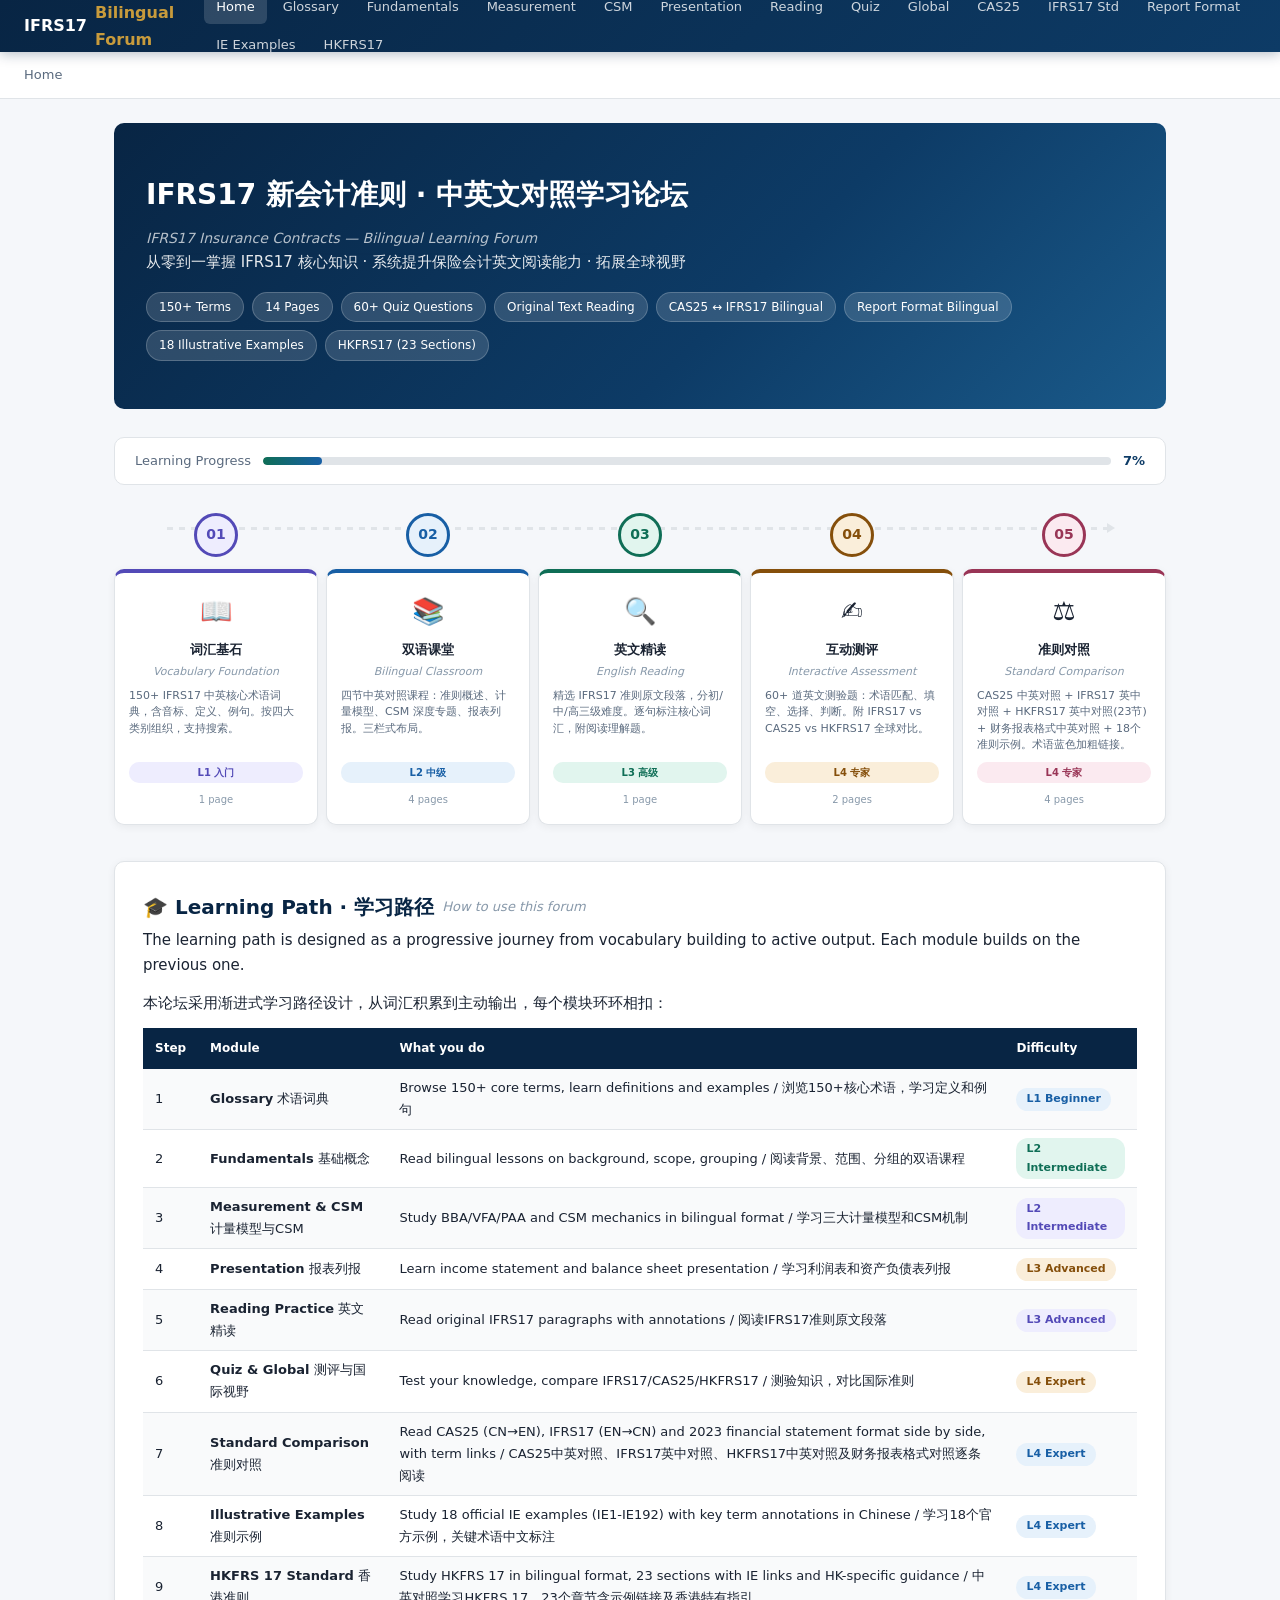
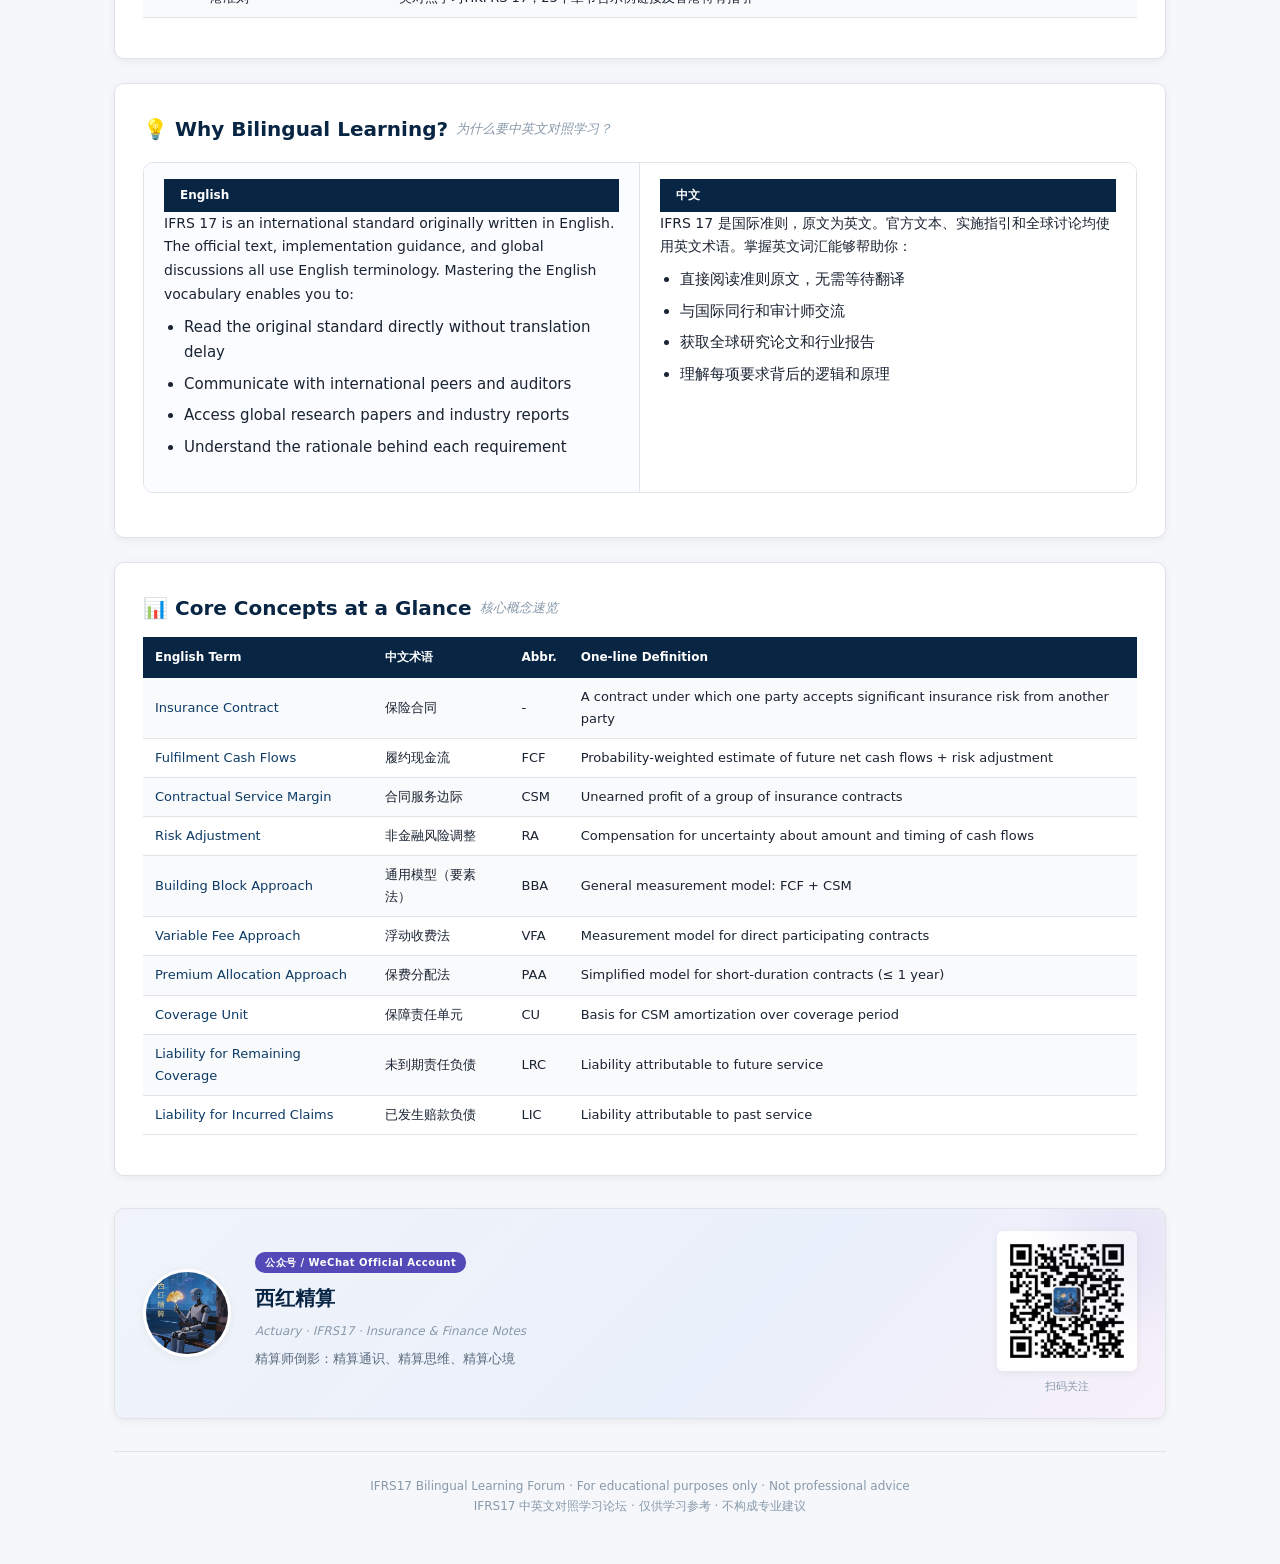
<file: index.html>
<!DOCTYPE html>
<html lang="zh-CN">
<head>
<meta charset="UTF-8">
<meta name="viewport" content="width=device-width, initial-scale=1.0">
<title>IFRS17 Bilingual Learning Forum | 中英文对照学习论坛</title>
<link rel="stylesheet" href="style.css">
</head>
<body>

<nav class="top-nav">
  <div class="brand">IFRS17 <span>Bilingual Forum</span></div>
  <div class="nav-links">
    <a href="index.html" class="active">Home</a>
    <a href="01-glossary.html">Glossary</a>
    <a href="02-fundamentals.html">Fundamentals</a>
    <a href="03-measurement.html">Measurement</a>
    <a href="04-csm.html">CSM</a>
    <a href="05-presentation.html">Presentation</a>
    <a href="06-reading.html">Reading</a>
    <a href="07-quiz.html">Quiz</a>
    <a href="08-global.html">Global</a>
    <a href="09-cas25-english.html">CAS25</a>
    <a href="10-ifrs17-chinese.html">IFRS17 Std</a>
    <a href="11-financial-statements.html">Report Format</a>
    <a href="12-illustrative-examples.html">IE Examples</a>
    <a href="13-hkfrs17.html">HKFRS17</a>
  </div>
</nav>

<div class="breadcrumb">
  <a href="index.html">Home</a>
</div>

<div class="container">

  <div class="hero">
    <h1>IFRS17 新会计准则 · 中英文对照学习论坛</h1>
    <div class="en-title">IFRS17 Insurance Contracts — Bilingual Learning Forum</div>
    <p class="subtitle">从零到一掌握 IFRS17 核心知识 · 系统提升保险会计英文阅读能力 · 拓展全球视野</p>
    <div class="hero-tags">
      <span class="tag">150+ Terms</span>
      <span class="tag">14 Pages</span>
      <span class="tag">60+ Quiz Questions</span>
      <span class="tag">Original Text Reading</span>
      <span class="tag">CAS25 ↔ IFRS17 Bilingual</span>
      <span class="tag">Report Format Bilingual</span>
      <span class="tag">18 Illustrative Examples</span>
      <span class="tag">HKFRS17 (23 Sections)</span>
    </div>
  </div>

  <div class="progress-tracker">
    <span class="pt-label">Learning Progress</span>
    <div class="pt-bar"><div class="pt-fill" style="width:0%" id="ptFill"></div></div>
    <span class="pt-pct" id="ptPct">0%</span>
  </div>

  <div class="module-timeline">
    <div class="tl-line"></div>
    <div class="tl-track">

      <a href="01-glossary.html" class="tl-step c1">
        <div class="tl-node">01</div>
        <div class="tl-card">
          <div class="tl-icon">📖</div>
          <h3>词汇基石</h3>
          <div class="tl-en">Vocabulary Foundation</div>
          <div class="tl-desc">150+ IFRS17 中英核心术语词典，含音标、定义、例句。按四大类别组织，支持搜索。</div>
          <div class="tl-badge">L1 入门</div>
          <div class="tl-pages">1 page</div>
        </div>
      </a>

      <a href="02-fundamentals.html" class="tl-step c2">
        <div class="tl-node">02</div>
        <div class="tl-card">
          <div class="tl-icon">📚</div>
          <h3>双语课堂</h3>
          <div class="tl-en">Bilingual Classroom</div>
          <div class="tl-desc">四节中英对照课程：准则概述、计量模型、CSM 深度专题、报表列报。三栏式布局。</div>
          <div class="tl-badge">L2 中级</div>
          <div class="tl-pages">4 pages</div>
        </div>
      </a>

      <a href="06-reading.html" class="tl-step c3">
        <div class="tl-node">03</div>
        <div class="tl-card">
          <div class="tl-icon">🔍</div>
          <h3>英文精读</h3>
          <div class="tl-en">English Reading</div>
          <div class="tl-desc">精选 IFRS17 准则原文段落，分初/中/高三级难度。逐句标注核心词汇，附阅读理解题。</div>
          <div class="tl-badge">L3 高级</div>
          <div class="tl-pages">1 page</div>
        </div>
      </a>

      <a href="07-quiz.html" class="tl-step c4">
        <div class="tl-node">04</div>
        <div class="tl-card">
          <div class="tl-icon">✍️</div>
          <h3>互动测评</h3>
          <div class="tl-en">Interactive Assessment</div>
          <div class="tl-desc">60+ 道英文测验题：术语匹配、填空、选择、判断。附 IFRS17 vs CAS25 vs HKFRS17 全球对比。</div>
          <div class="tl-badge">L4 专家</div>
          <div class="tl-pages">2 pages</div>
        </div>
      </a>

      <a href="09-cas25-english.html" class="tl-step c5">
        <div class="tl-node">05</div>
        <div class="tl-card">
          <div class="tl-icon">⚖️</div>
          <h3>准则对照</h3>
          <div class="tl-en">Standard Comparison</div>
          <div class="tl-desc">CAS25 中英对照 + IFRS17 英中对照 + HKFRS17 英中对照(23节) + 财务报表格式中英对照 + 18个准则示例。术语蓝色加粗链接。</div>
          <div class="tl-badge">L4 专家</div>
          <div class="tl-pages">4 pages</div>
        </div>
      </a>

    </div>
  </div>

  <div class="section">
    <h2>🎓 Learning Path · 学习路径 <span class="en">How to use this forum</span></h2>
    <p>The learning path is designed as a progressive journey from vocabulary building to active output. Each module builds on the previous one.</p>
    <p>本论坛采用渐进式学习路径设计，从词汇积累到主动输出，每个模块环环相扣：</p>

    <table class="bi-table">
      <tr>
        <th>Step</th>
        <th>Module</th>
        <th>What you do</th>
        <th>Difficulty</th>
      </tr>
      <tr>
        <td>1</td>
        <td><strong>Glossary</strong> 术语词典</td>
        <td>Browse 150+ core terms, learn definitions and examples / 浏览150+核心术语，学习定义和例句</td>
        <td><span class="cat-badge accounting">L1 Beginner</span></td>
      </tr>
      <tr>
        <td>2</td>
        <td><strong>Fundamentals</strong> 基础概念</td>
        <td>Read bilingual lessons on background, scope, grouping / 阅读背景、范围、分组的双语课程</td>
        <td><span class="cat-badge insurance">L2 Intermediate</span></td>
      </tr>
      <tr>
        <td>3</td>
        <td><strong>Measurement & CSM</strong> 计量模型与CSM</td>
        <td>Study BBA/VFA/PAA and CSM mechanics in bilingual format / 学习三大计量模型和CSM机制</td>
        <td><span class="cat-badge actuarial">L2 Intermediate</span></td>
      </tr>
      <tr>
        <td>4</td>
        <td><strong>Presentation</strong> 报表列报</td>
        <td>Learn income statement and balance sheet presentation / 学习利润表和资产负债表列报</td>
        <td><span class="cat-badge presentation">L3 Advanced</span></td>
      </tr>
      <tr>
        <td>5</td>
        <td><strong>Reading Practice</strong> 英文精读</td>
        <td>Read original IFRS17 paragraphs with annotations / 阅读IFRS17准则原文段落</td>
        <td><span class="cat-badge actuarial">L3 Advanced</span></td>
      </tr>
      <tr>
        <td>6</td>
        <td><strong>Quiz & Global</strong> 测评与国际视野</td>
        <td>Test your knowledge, compare IFRS17/CAS25/HKFRS17 / 测验知识，对比国际准则</td>
        <td><span class="cat-badge presentation">L4 Expert</span></td>
      </tr>
      <tr>
        <td>7</td>
        <td><strong>Standard Comparison</strong> 准则对照</td>
        <td>Read CAS25 (CN→EN), IFRS17 (EN→CN) and 2023 financial statement format side by side, with term links / CAS25中英对照、IFRS17英中对照、HKFRS17中英对照及财务报表格式对照逐条阅读</td>
        <td><span class="cat-badge accounting">L4 Expert</span></td>
      </tr>
      <tr>
        <td>8</td>
        <td><strong>Illustrative Examples</strong> 准则示例</td>
        <td>Study 18 official IE examples (IE1-IE192) with key term annotations in Chinese / 学习18个官方示例，关键术语中文标注</td>
        <td><span class="cat-badge accounting">L4 Expert</span></td>
      </tr>
      <tr>
        <td>9</td>
        <td><strong>HKFRS 17 Standard</strong> 香港准则</td>
        <td>Study HKFRS 17 in bilingual format, 23 sections with IE links and HK-specific guidance / 中英对照学习HKFRS 17，23个章节含示例链接及香港特有指引</td>
        <td><span class="cat-badge accounting">L4 Expert</span></td>
      </tr>
    </table>
  </div>

  <div class="section">
    <h2>💡 Why Bilingual Learning? <span class="en">为什么要中英文对照学习？</span></h2>
    <div class="bilingual">
      <div class="col col-en">
        <div class="lang-tab">English</div>
        <p>IFRS 17 is an international standard originally written in English. The official text, implementation guidance, and global discussions all use English terminology. Mastering the English vocabulary enables you to:</p>
        <ul>
          <li>Read the original standard directly without translation delay</li>
          <li>Communicate with international peers and auditors</li>
          <li>Access global research papers and industry reports</li>
          <li>Understand the rationale behind each requirement</li>
        </ul>
      </div>
      <div class="col col-cn">
        <div class="lang-tab">中文</div>
        <p>IFRS 17 是国际准则，原文为英文。官方文本、实施指引和全球讨论均使用英文术语。掌握英文词汇能够帮助你：</p>
        <ul>
          <li>直接阅读准则原文，无需等待翻译</li>
          <li>与国际同行和审计师交流</li>
          <li>获取全球研究论文和行业报告</li>
          <li>理解每项要求背后的逻辑和原理</li>
        </ul>
      </div>
    </div>
  </div>

  <div class="section">
    <h2>📊 Core Concepts at a Glance <span class="en">核心概念速览</span></h2>
    <table class="bi-table">
      <tr>
        <th>English Term</th>
        <th>中文术语</th>
        <th>Abbr.</th>
        <th>One-line Definition</th>
      </tr>
      <tr>
        <td class="en-col">Insurance Contract</td>
        <td class="cn-col">保险合同</td>
        <td>-</td>
        <td>A contract under which one party accepts significant insurance risk from another party</td>
      </tr>
      <tr>
        <td class="en-col">Fulfilment Cash Flows</td>
        <td class="cn-col">履约现金流</td>
        <td>FCF</td>
        <td>Probability-weighted estimate of future net cash flows + risk adjustment</td>
      </tr>
      <tr>
        <td class="en-col">Contractual Service Margin</td>
        <td class="cn-col">合同服务边际</td>
        <td>CSM</td>
        <td>Unearned profit of a group of insurance contracts</td>
      </tr>
      <tr>
        <td class="en-col">Risk Adjustment</td>
        <td class="cn-col">非金融风险调整</td>
        <td>RA</td>
        <td>Compensation for uncertainty about amount and timing of cash flows</td>
      </tr>
      <tr>
        <td class="en-col">Building Block Approach</td>
        <td class="cn-col">通用模型（要素法）</td>
        <td>BBA</td>
        <td>General measurement model: FCF + CSM</td>
      </tr>
      <tr>
        <td class="en-col">Variable Fee Approach</td>
        <td class="cn-col">浮动收费法</td>
        <td>VFA</td>
        <td>Measurement model for direct participating contracts</td>
      </tr>
      <tr>
        <td class="en-col">Premium Allocation Approach</td>
        <td class="cn-col">保费分配法</td>
        <td>PAA</td>
        <td>Simplified model for short-duration contracts (≤ 1 year)</td>
      </tr>
      <tr>
        <td class="en-col">Coverage Unit</td>
        <td class="cn-col">保障责任单元</td>
        <td>CU</td>
        <td>Basis for CSM amortization over coverage period</td>
      </tr>
      <tr>
        <td class="en-col">Liability for Remaining Coverage</td>
        <td class="cn-col">未到期责任负债</td>
        <td>LRC</td>
        <td>Liability attributable to future service</td>
      </tr>
      <tr>
        <td class="en-col">Liability for Incurred Claims</td>
        <td class="cn-col">已发生赔款负债</td>
        <td>LIC</td>
        <td>Liability attributable to past service</td>
      </tr>
    </table>
  </div>

  <div class="follow-card">
    <div class="follow-logo-wrap">
      <img src="xihong-logo.jpg" alt="西红精算 公众号">
    </div>
    <div class="follow-info">
      <span class="fi-label">公众号 / WeChat Official Account</span>
      <h3>西红精算</h3>
      <div class="fi-en">Actuary · IFRS17 · Insurance & Finance Notes</div>
      <div class="fi-desc">精算师倒影：精算通识、精算思维、精算心境</div>
    </div>
    <div class="follow-qr">
      <img src="xihong-qrcode.jpg" alt="西红精算 二维码">
      <div class="qr-cap">扫码关注</div>
    </div>
  </div>

  <div class="footer">
    <p>IFRS17 Bilingual Learning Forum · For educational purposes only · Not professional advice</p>
    <p>IFRS17 中英文对照学习论坛 · 仅供学习参考 · 不构成专业建议</p>
  </div>

</div>

<script>
// Progress tracking with localStorage
var visited = JSON.parse(localStorage.getItem('ifrs17_bilingual_progress') || '[]');
var totalPages = 14;
var currentPage = 'index';
if (visited.indexOf(currentPage) === -1) { visited.push(currentPage); localStorage.setItem('ifrs17_bilingual_progress', JSON.stringify(visited)); }
var pct = Math.round((visited.length / (totalPages + 1)) * 100);
document.getElementById('ptFill').style.width = pct + '%';
document.getElementById('ptPct').textContent = pct + '%';
</script>

</body>
</html>
</file>
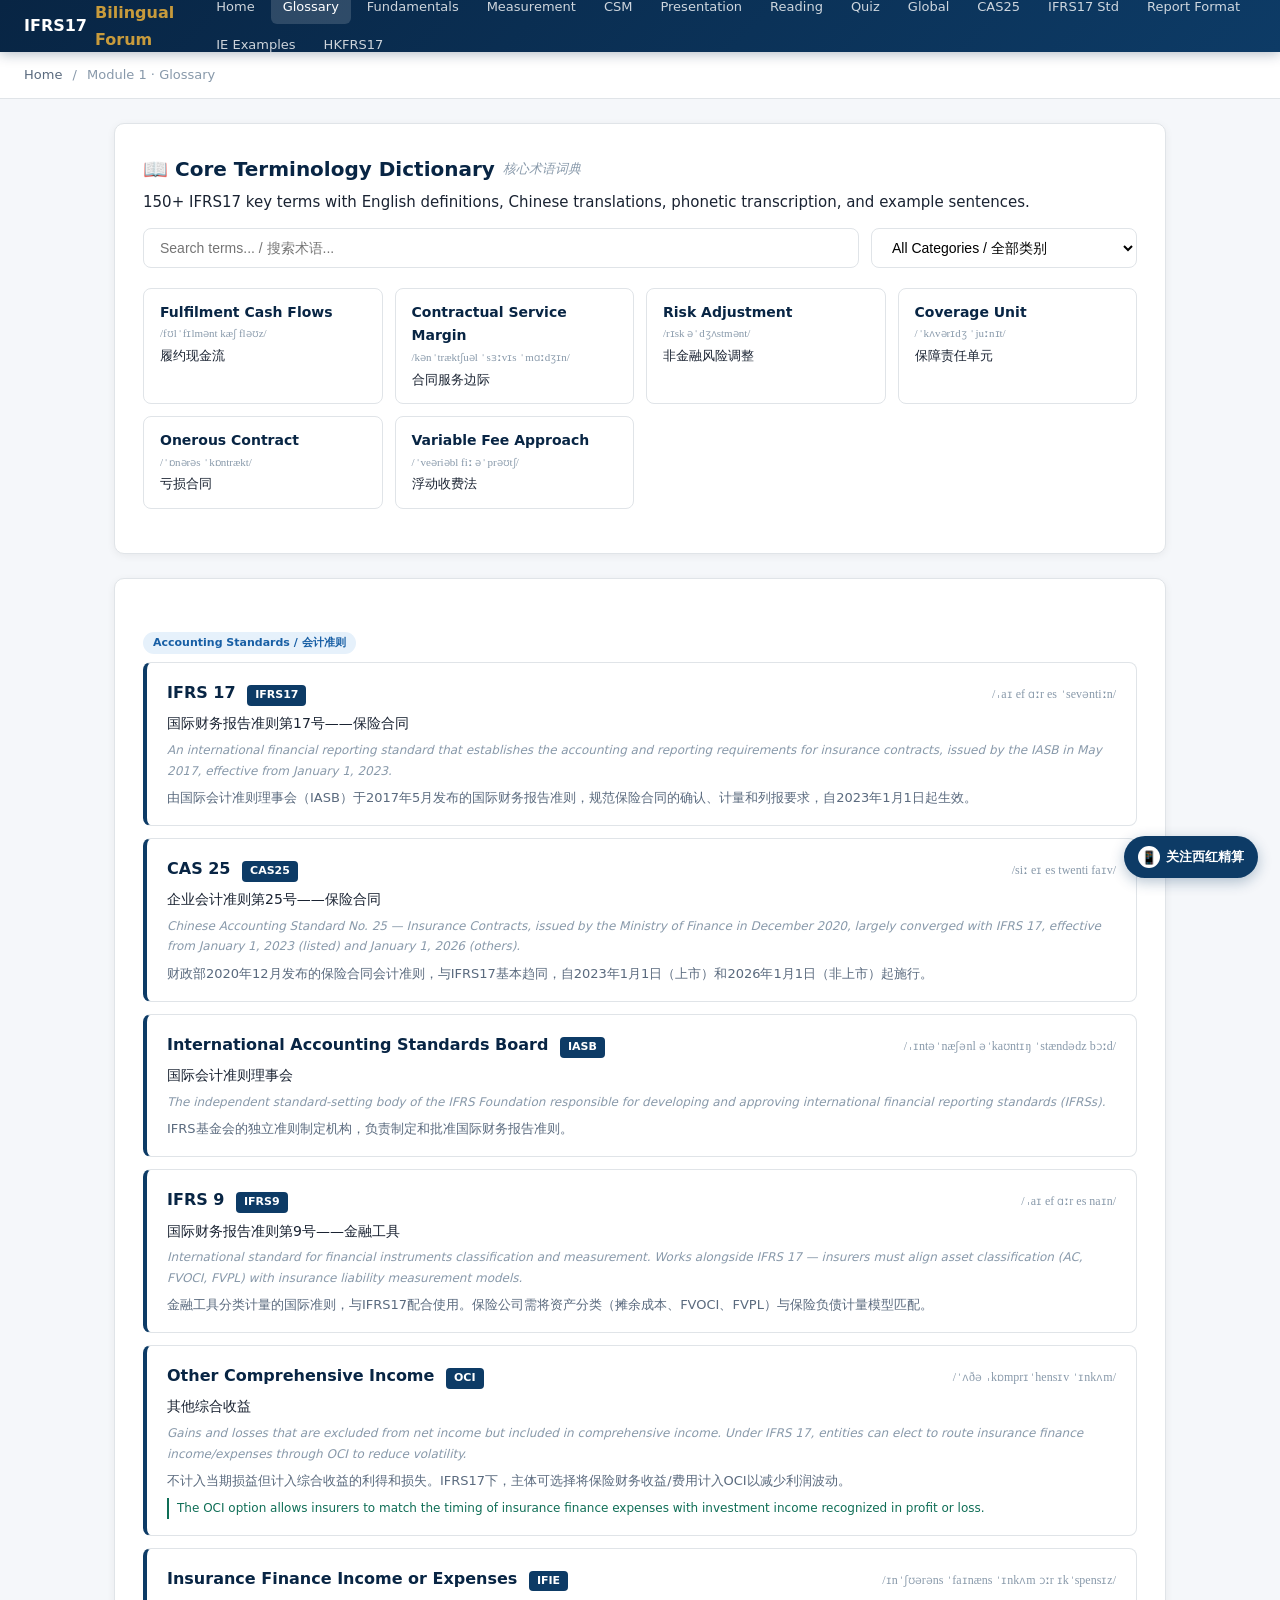
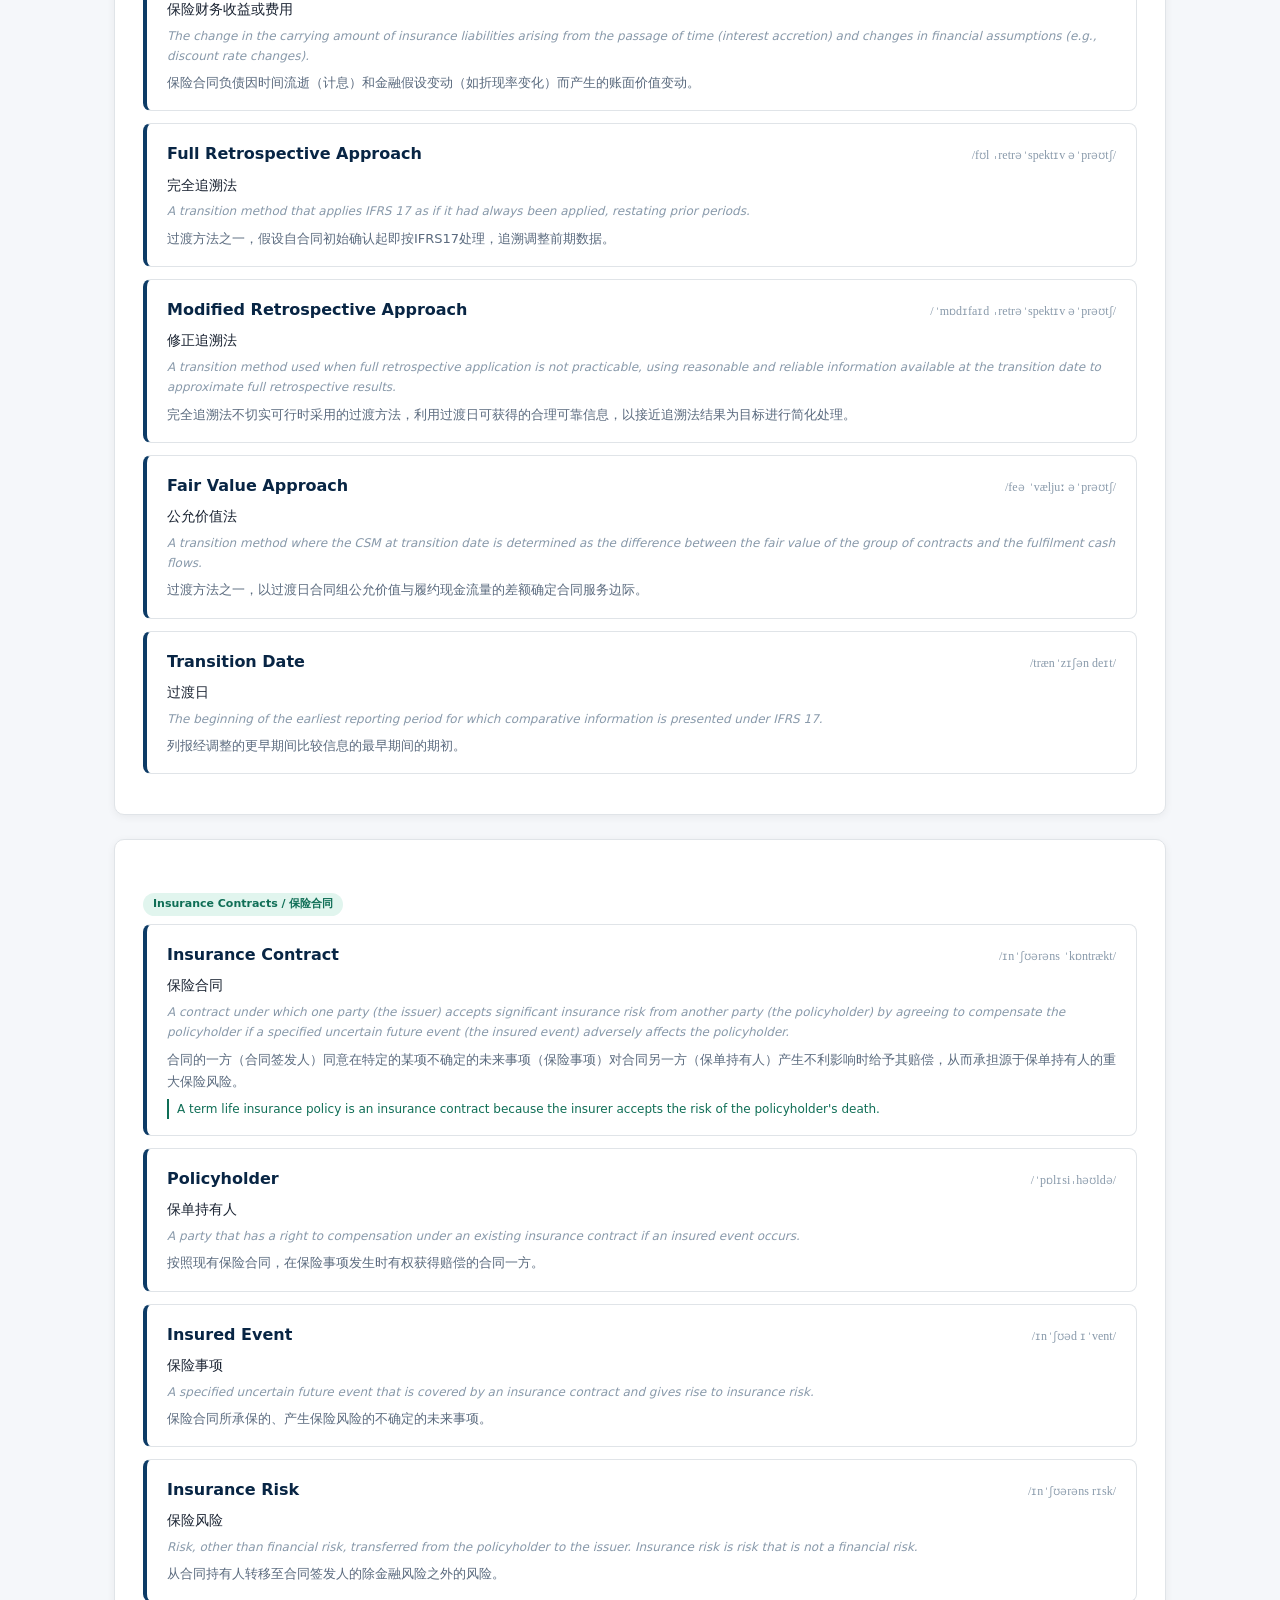
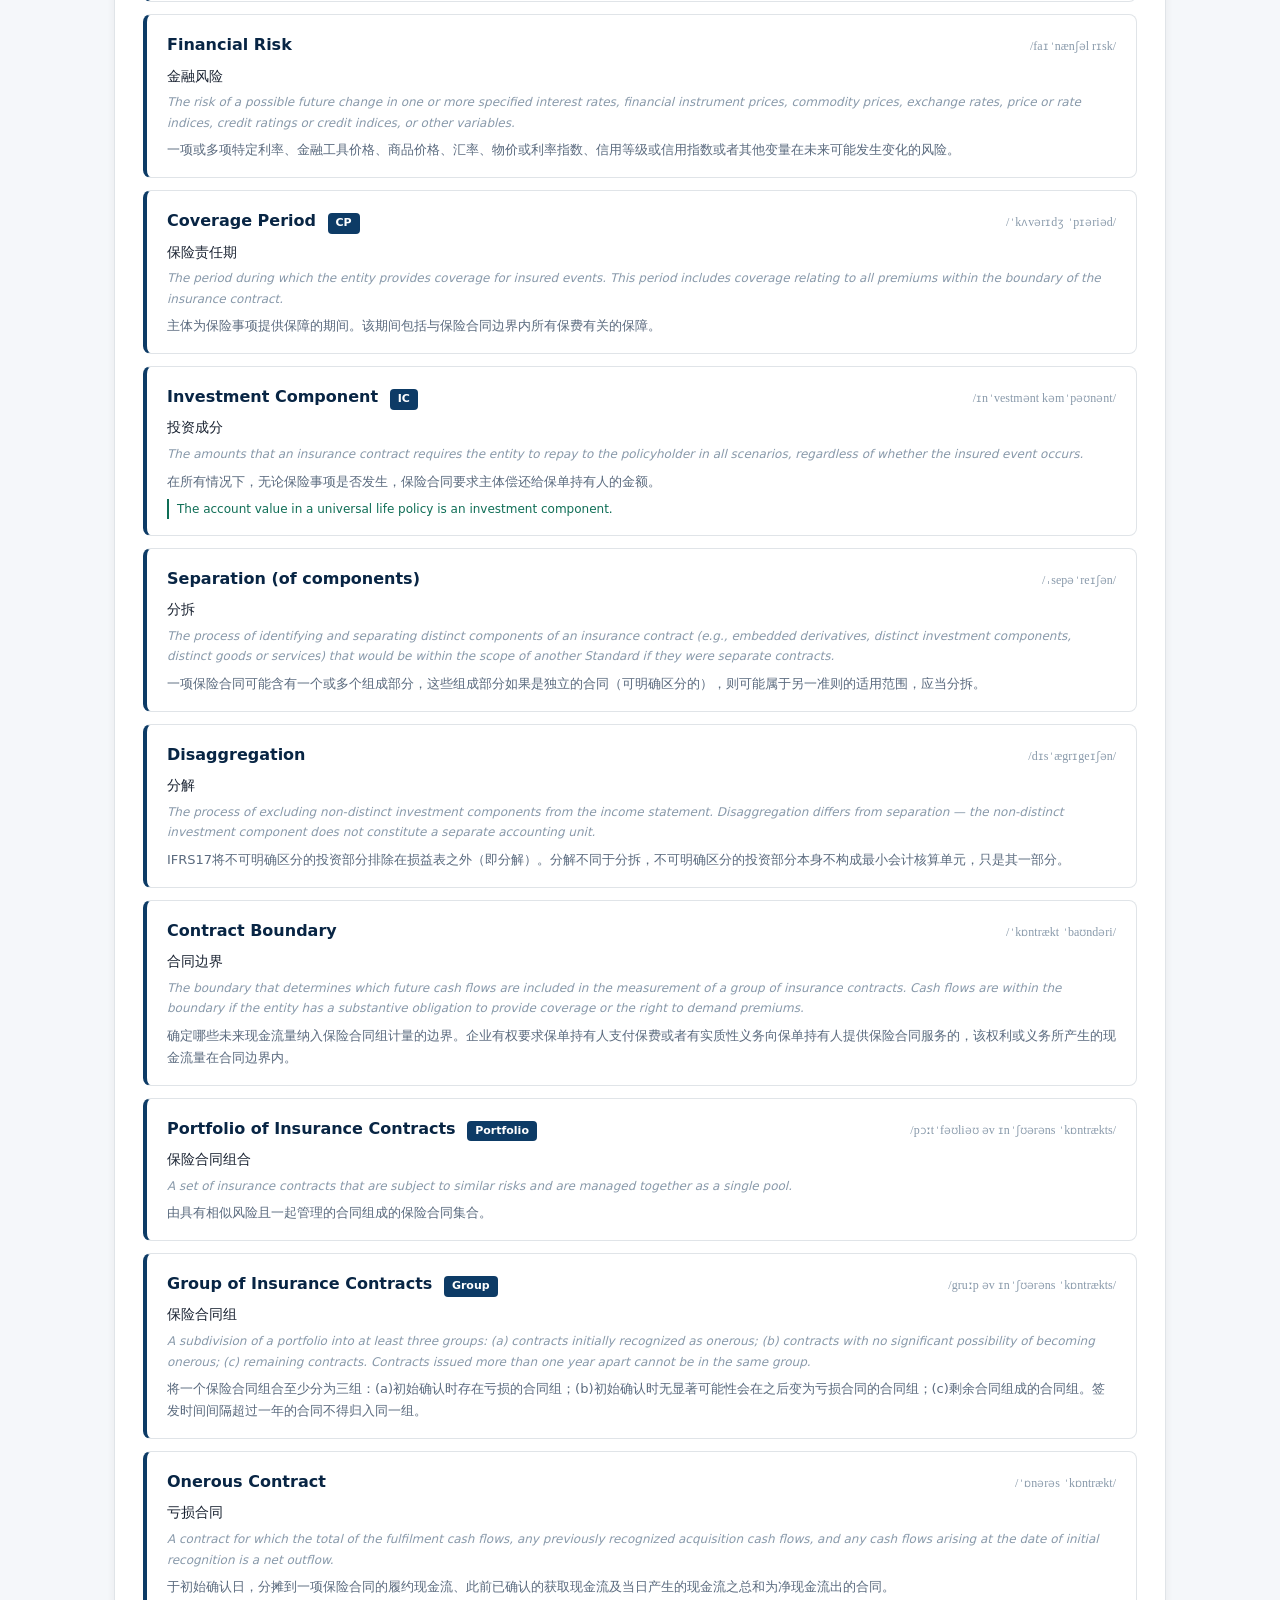
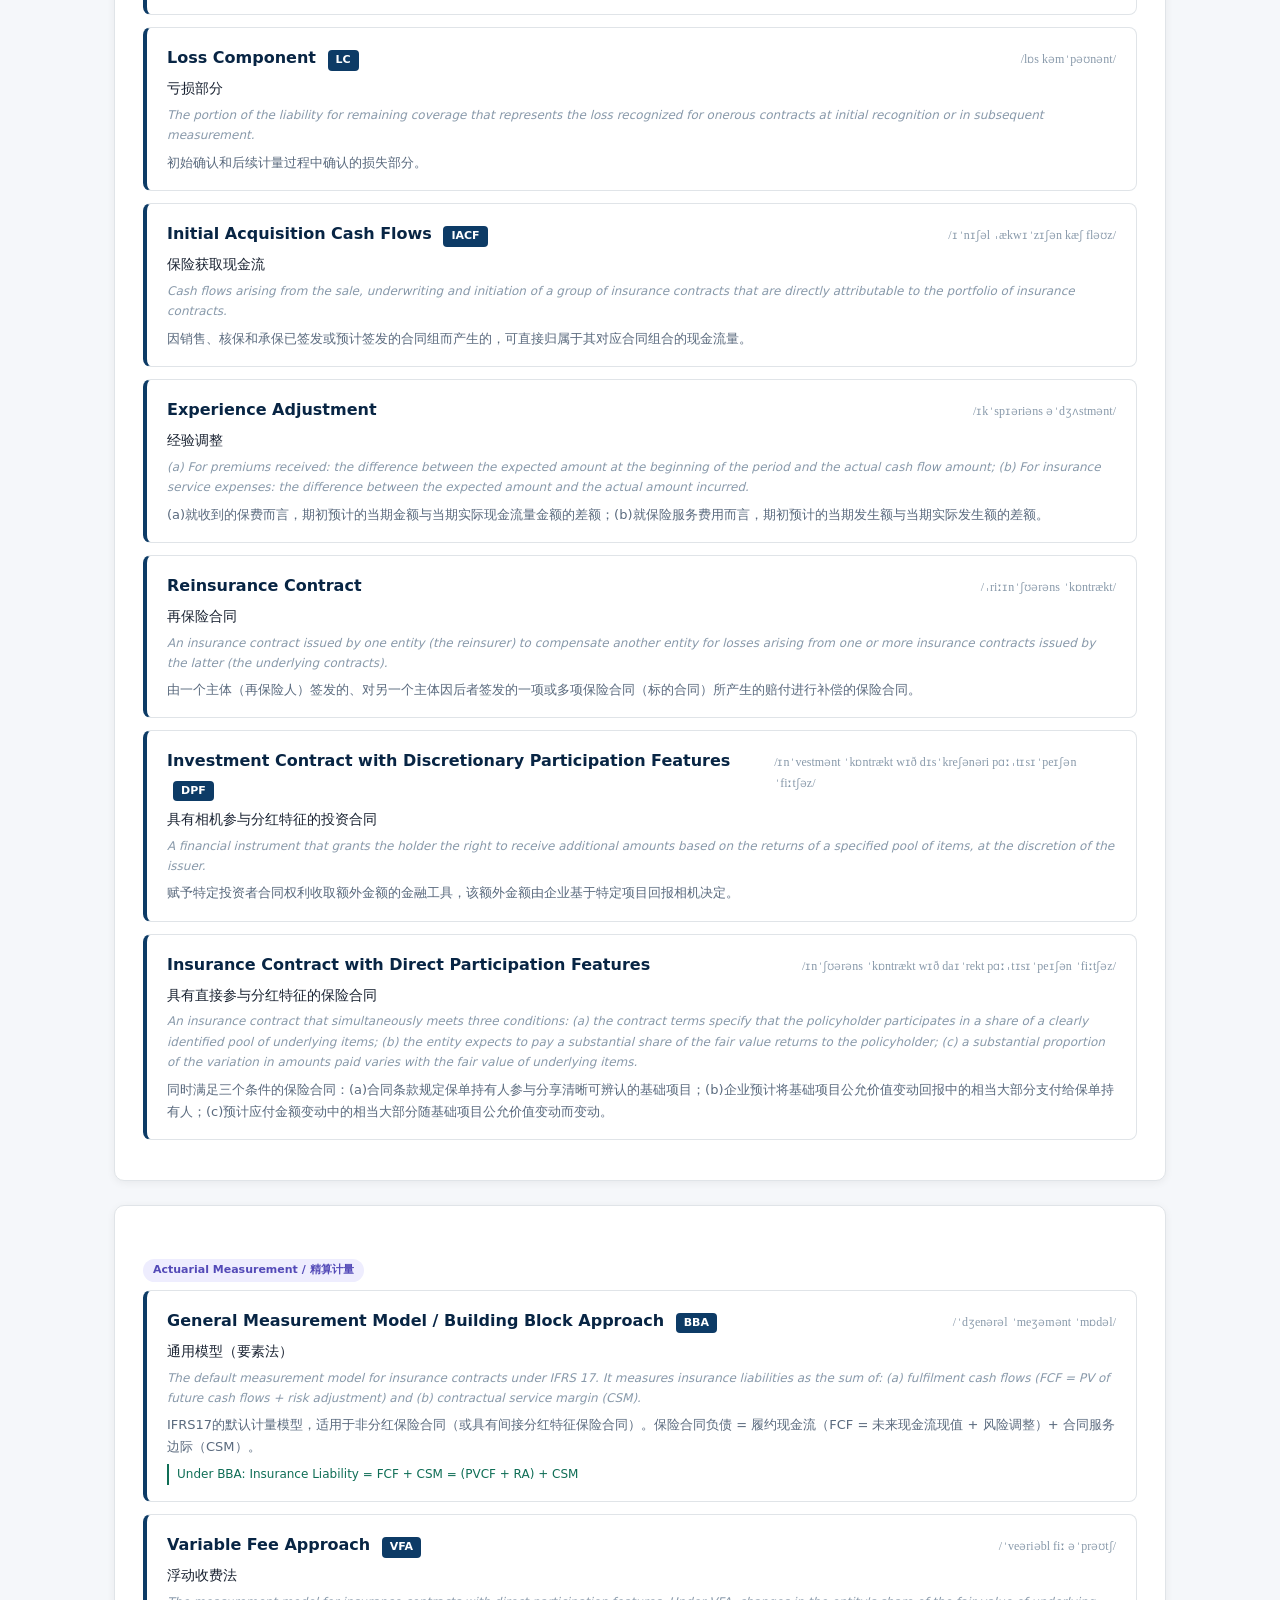
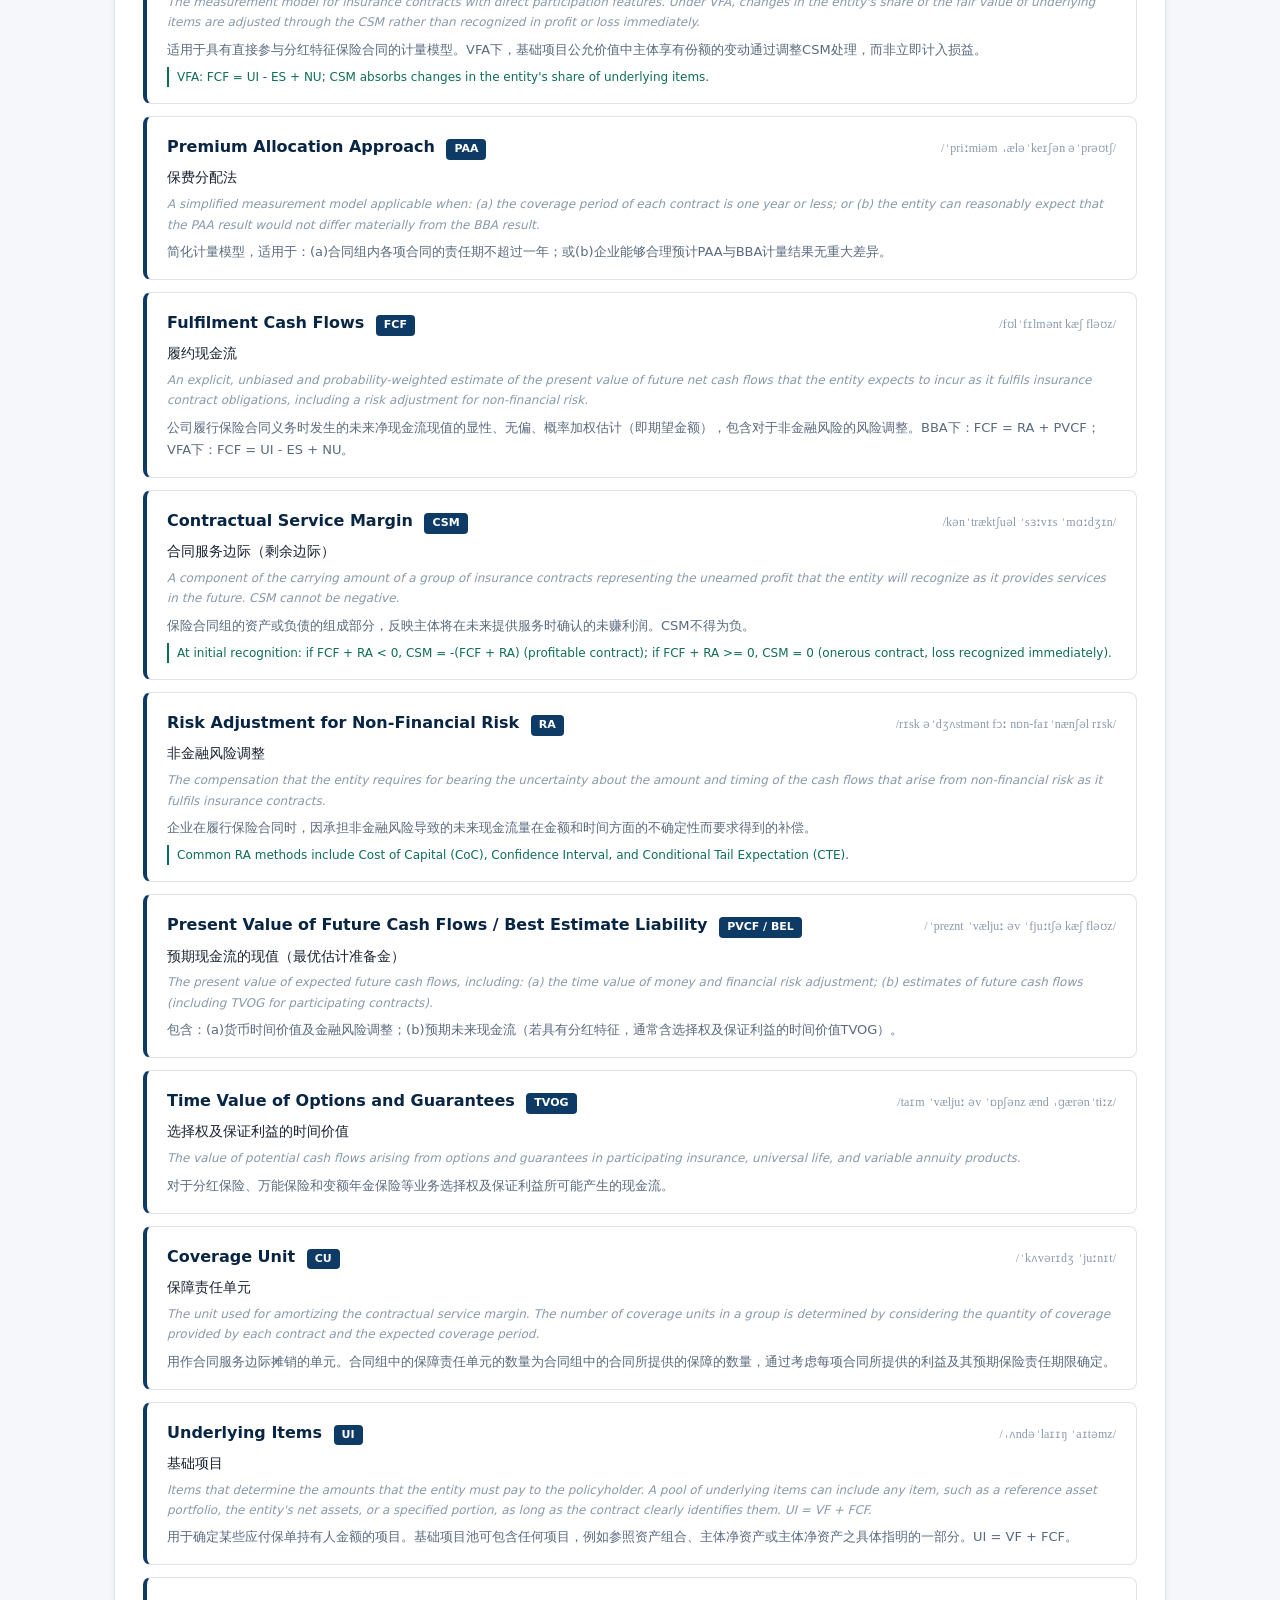
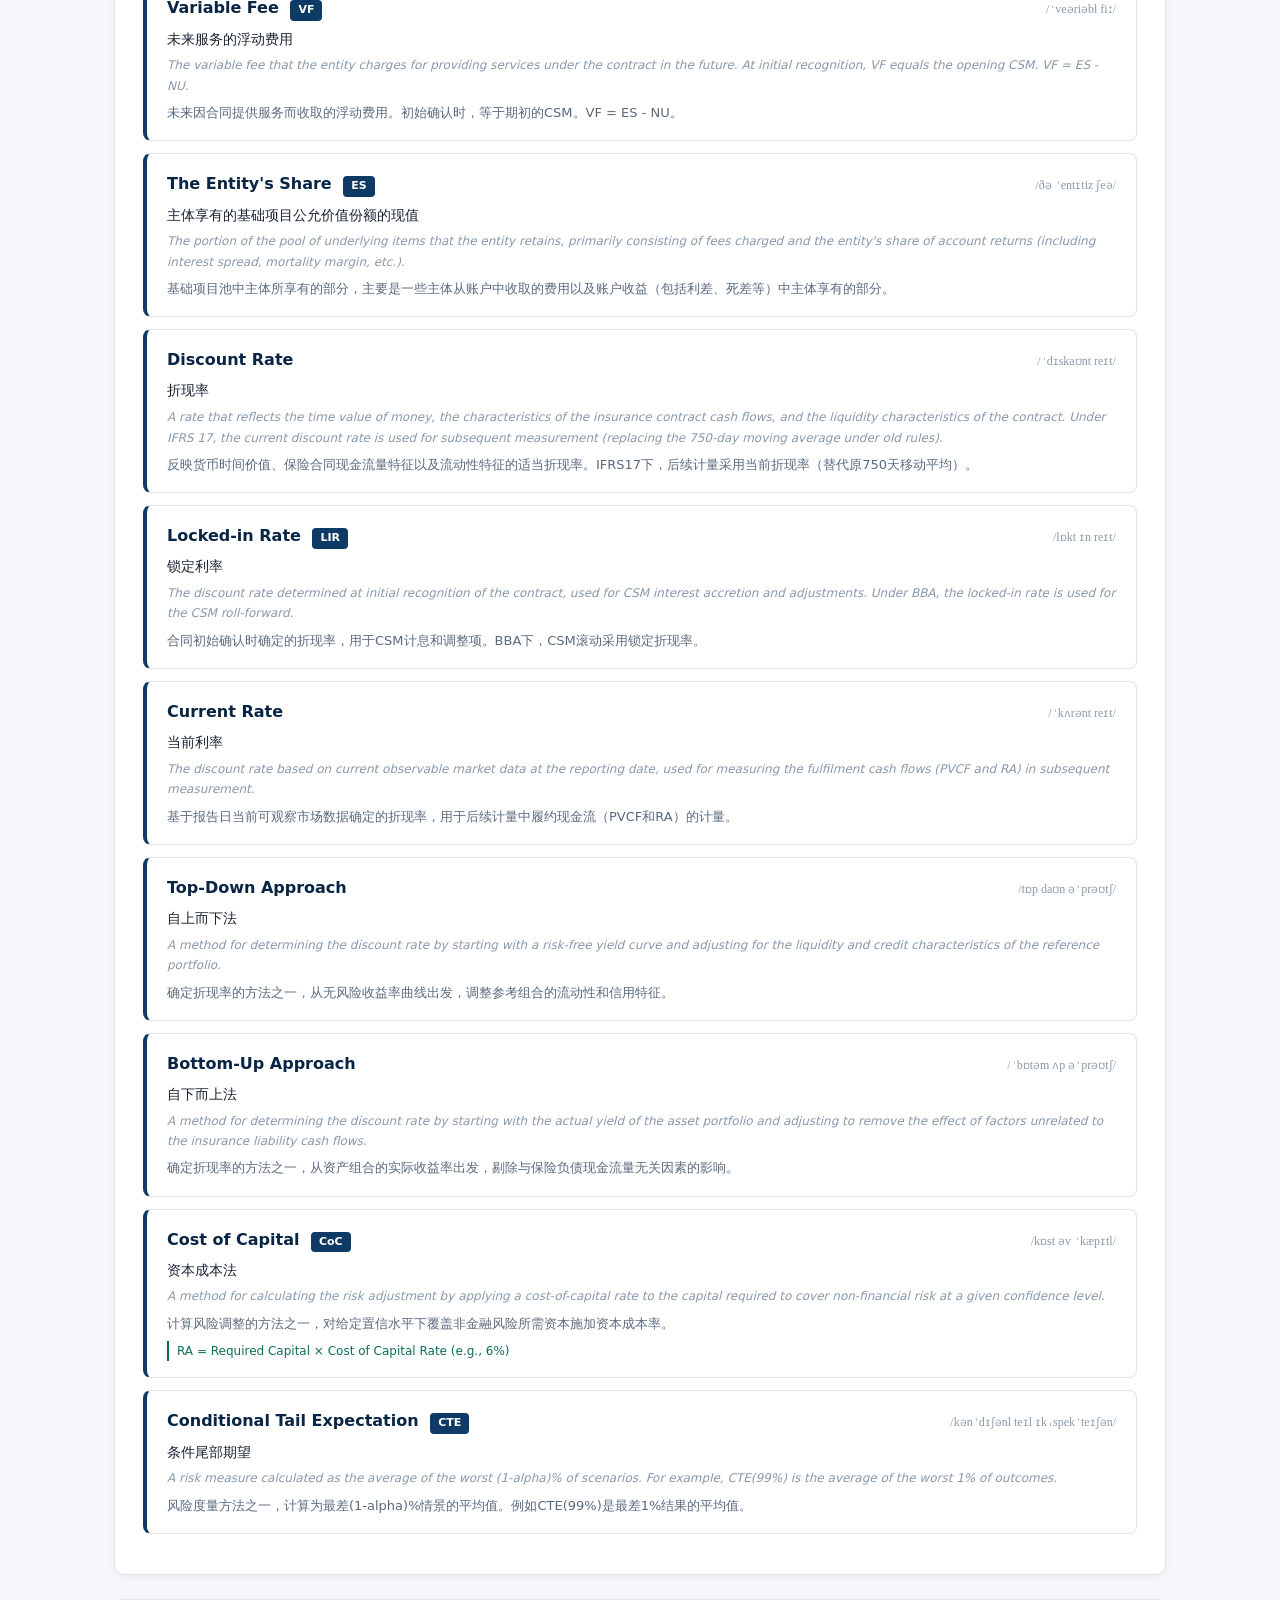
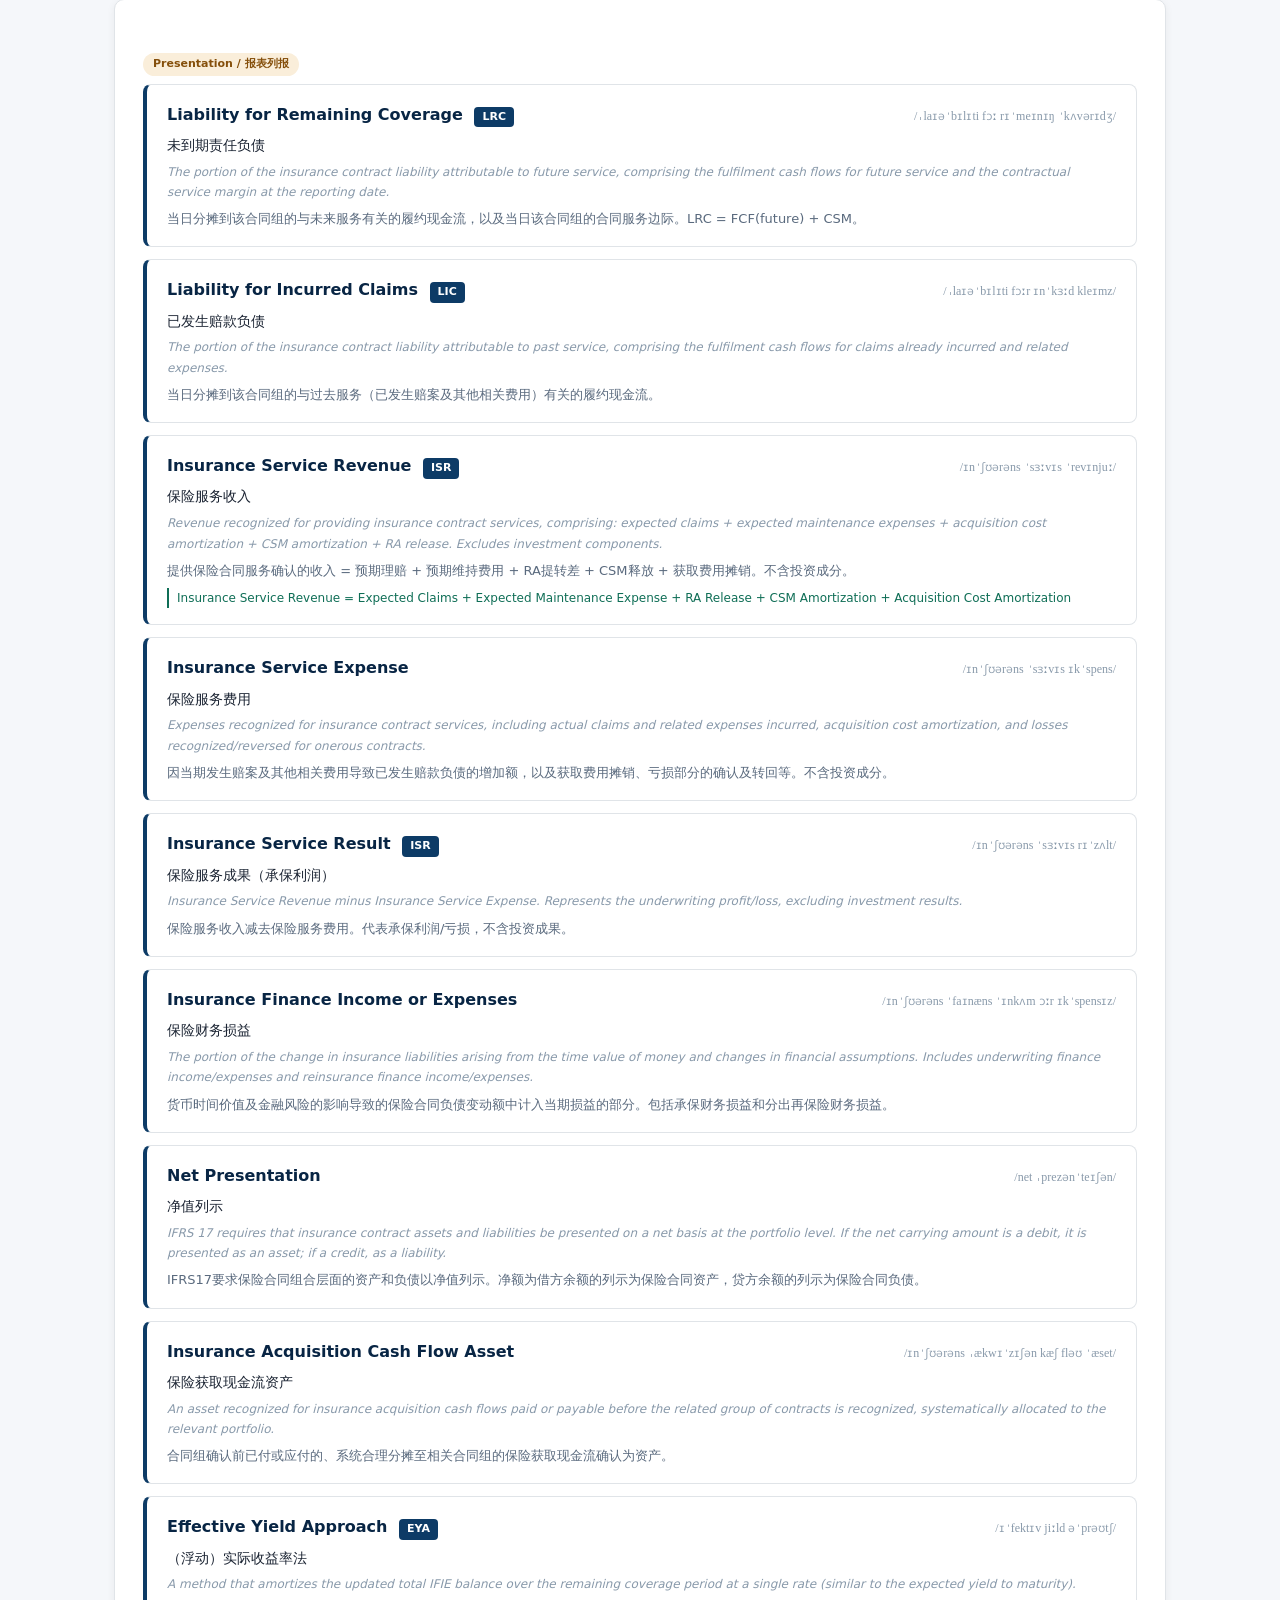
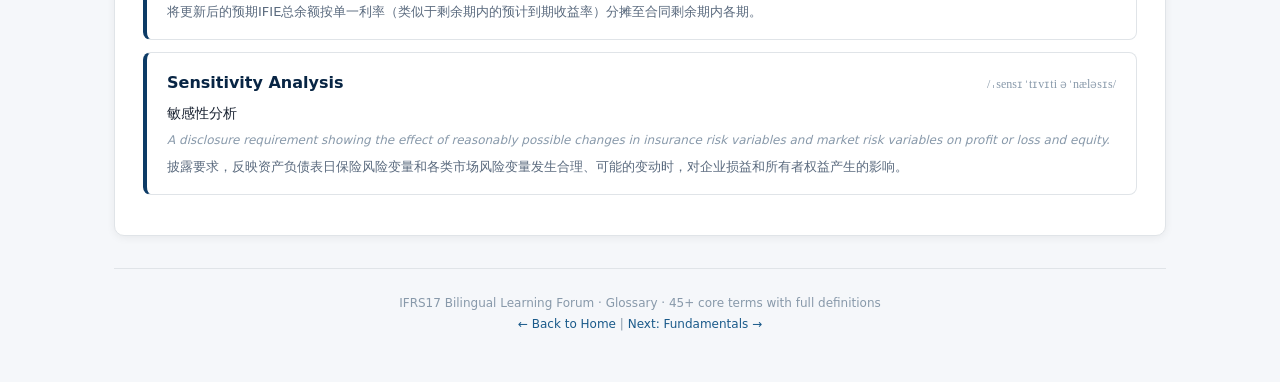
<file: 01-glossary.html>
<!DOCTYPE html>
<html lang="zh-CN">
<head>
<meta charset="UTF-8">
<meta name="viewport" content="width=device-width, initial-scale=1.0">
<title>Glossary | IFRS17 术语词典</title>
<link rel="stylesheet" href="style.css">
</head>
<body>

<nav class="top-nav">
  <div class="brand">IFRS17 <span>Bilingual Forum</span></div>
  <div class="nav-links">
    <a href="index.html">Home</a>
    <a href="01-glossary.html" class="active">Glossary</a>
    <a href="02-fundamentals.html">Fundamentals</a>
    <a href="03-measurement.html">Measurement</a>
    <a href="04-csm.html">CSM</a>
    <a href="05-presentation.html">Presentation</a>
    <a href="06-reading.html">Reading</a>
    <a href="07-quiz.html">Quiz</a>
    <a href="08-global.html">Global</a>
    <a href="09-cas25-english.html">CAS25</a>
    <a href="10-ifrs17-chinese.html">IFRS17 Std</a>
    <a href="11-financial-statements.html">Report Format</a>
    <a href="12-illustrative-examples.html">IE Examples</a>
    <a href="13-hkfrs17.html">HKFRS17</a>
  </div>
</nav>

<div class="breadcrumb">
  <a href="index.html">Home</a> <span class="sep">/</span> Module 1 · Glossary
</div>

<div class="container">

  <div class="section">
    <h2>📖 Core Terminology Dictionary <span class="en">核心术语词典</span></h2>
    <p>150+ IFRS17 key terms with English definitions, Chinese translations, phonetic transcription, and example sentences.</p>

    <div class="glossary-filter">
      <input type="text" id="searchBox" placeholder="Search terms... / 搜索术语..." onkeyup="filterTerms()">
      <select id="catFilter" onchange="filterTerms()">
        <option value="">All Categories / 全部类别</option>
        <option value="accounting">Accounting Standards / 会计准则</option>
        <option value="insurance">Insurance Contracts / 保险合同</option>
        <option value="actuarial">Actuarial Measurement / 精算计量</option>
        <option value="presentation">Presentation / 报表列报</option>
      </select>
    </div>

    <div class="vocab-spotlight">
      <div class="vocab-card"><div class="vc-en">Fulfilment Cash Flows</div><div class="vc-ipa">/fʊlˈfɪlmənt kæʃ fləʊz/</div><div class="vc-cn">履约现金流</div></div>
      <div class="vocab-card"><div class="vc-en">Contractual Service Margin</div><div class="vc-ipa">/kənˈtræktʃuəl ˈsɜːvɪs ˈmɑːdʒɪn/</div><div class="vc-cn">合同服务边际</div></div>
      <div class="vocab-card"><div class="vc-en">Risk Adjustment</div><div class="vc-ipa">/rɪsk əˈdʒʌstmənt/</div><div class="vc-cn">非金融风险调整</div></div>
      <div class="vocab-card"><div class="vc-en">Coverage Unit</div><div class="vc-ipa">/ˈkʌvərɪdʒ ˈjuːnɪt/</div><div class="vc-cn">保障责任单元</div></div>
      <div class="vocab-card"><div class="vc-en">Onerous Contract</div><div class="vc-ipa">/ˈɒnərəs ˈkɒntrækt/</div><div class="vc-cn">亏损合同</div></div>
      <div class="vocab-card"><div class="vc-en">Variable Fee Approach</div><div class="vc-ipa">/ˈveəriəbl fiː əˈprəʊtʃ/</div><div class="vc-cn">浮动收费法</div></div>
    </div>
  </div>

  <!-- ========== Category 1: Accounting Standards ========== -->
  <div class="section">
    <h3><span class="cat-badge accounting">Accounting Standards / 会计准则</span></h3>

    <div class="term-card" data-cat="accounting" data-term="ifrs17">
      <div class="term-header">
        <span class="term-en">IFRS 17 <span class="term-abbr">IFRS17</span></span>
        <span class="term-ipa">/ˌaɪ ef ɑːr es ˈsevəntiːn/</span>
      </div>
      <div class="term-cn">国际财务报告准则第17号——保险合同</div>
      <div class="term-def-en">An international financial reporting standard that establishes the accounting and reporting requirements for insurance contracts, issued by the IASB in May 2017, effective from January 1, 2023.</div>
      <div class="term-def">由国际会计准则理事会（IASB）于2017年5月发布的国际财务报告准则，规范保险合同的确认、计量和列报要求，自2023年1月1日起生效。</div>
    </div>

    <div class="term-card" data-cat="accounting" data-term="cas25">
      <div class="term-header">
        <span class="term-en">CAS 25 <span class="term-abbr">CAS25</span></span>
        <span class="term-ipa">/siː eɪ es twenti faɪv/</span>
      </div>
      <div class="term-cn">企业会计准则第25号——保险合同</div>
      <div class="term-def-en">Chinese Accounting Standard No. 25 — Insurance Contracts, issued by the Ministry of Finance in December 2020, largely converged with IFRS 17, effective from January 1, 2023 (listed) and January 1, 2026 (others).</div>
      <div class="term-def">财政部2020年12月发布的保险合同会计准则，与IFRS17基本趋同，自2023年1月1日（上市）和2026年1月1日（非上市）起施行。</div>
    </div>

    <div class="term-card" data-cat="accounting" data-term="iasb">
      <div class="term-header">
        <span class="term-en">International Accounting Standards Board <span class="term-abbr">IASB</span></span>
        <span class="term-ipa">/ˌɪntəˈnæʃənl əˈkaʊntɪŋ ˈstændədz bɔːd/</span>
      </div>
      <div class="term-cn">国际会计准则理事会</div>
      <div class="term-def-en">The independent standard-setting body of the IFRS Foundation responsible for developing and approving international financial reporting standards (IFRSs).</div>
      <div class="term-def">IFRS基金会的独立准则制定机构，负责制定和批准国际财务报告准则。</div>
    </div>

    <div class="term-card" data-cat="accounting" data-term="ifrs9">
      <div class="term-header">
        <span class="term-en">IFRS 9 <span class="term-abbr">IFRS9</span></span>
        <span class="term-ipa">/ˌaɪ ef ɑːr es naɪn/</span>
      </div>
      <div class="term-cn">国际财务报告准则第9号——金融工具</div>
      <div class="term-def-en">International standard for financial instruments classification and measurement. Works alongside IFRS 17 — insurers must align asset classification (AC, FVOCI, FVPL) with insurance liability measurement models.</div>
      <div class="term-def">金融工具分类计量的国际准则，与IFRS17配合使用。保险公司需将资产分类（摊余成本、FVOCI、FVPL）与保险负债计量模型匹配。</div>
    </div>

    <div class="term-card" data-cat="accounting" data-term="oci">
      <div class="term-header">
        <span class="term-en">Other Comprehensive Income <span class="term-abbr">OCI</span></span>
        <span class="term-ipa">/ˈʌðə ˌkɒmprɪˈhensɪv ˈɪnkʌm/</span>
      </div>
      <div class="term-cn">其他综合收益</div>
      <div class="term-def-en">Gains and losses that are excluded from net income but included in comprehensive income. Under IFRS 17, entities can elect to route insurance finance income/expenses through OCI to reduce volatility.</div>
      <div class="term-def">不计入当期损益但计入综合收益的利得和损失。IFRS17下，主体可选择将保险财务收益/费用计入OCI以减少利润波动。</div>
      <div class="term-example">The OCI option allows insurers to match the timing of insurance finance expenses with investment income recognized in profit or loss.</div>
    </div>

    <div class="term-card" data-cat="accounting" data-term="ifie">
      <div class="term-header">
        <span class="term-en">Insurance Finance Income or Expenses <span class="term-abbr">IFIE</span></span>
        <span class="term-ipa">/ɪnˈʃʊərəns ˈfaɪnæns ˈɪnkʌm ɔːr ɪkˈspensɪz/</span>
      </div>
      <div class="term-cn">保险财务收益或费用</div>
      <div class="term-def-en">The change in the carrying amount of insurance liabilities arising from the passage of time (interest accretion) and changes in financial assumptions (e.g., discount rate changes).</div>
      <div class="term-def">保险合同负债因时间流逝（计息）和金融假设变动（如折现率变化）而产生的账面价值变动。</div>
    </div>

    <div class="term-card" data-cat="accounting" data-term="retrospective">
      <div class="term-header">
        <span class="term-en">Full Retrospective Approach</span>
        <span class="term-ipa">/fʊl ˌretrəˈspektɪv əˈprəʊtʃ/</span>
      </div>
      <div class="term-cn">完全追溯法</div>
      <div class="term-def-en">A transition method that applies IFRS 17 as if it had always been applied, restating prior periods.</div>
      <div class="term-def">过渡方法之一，假设自合同初始确认起即按IFRS17处理，追溯调整前期数据。</div>
    </div>

    <div class="term-card" data-cat="accounting" data-term="modified-retrospective">
      <div class="term-header">
        <span class="term-en">Modified Retrospective Approach</span>
        <span class="term-ipa">/ˈmɒdɪfaɪd ˌretrəˈspektɪv əˈprəʊtʃ/</span>
      </div>
      <div class="term-cn">修正追溯法</div>
      <div class="term-def-en">A transition method used when full retrospective application is not practicable, using reasonable and reliable information available at the transition date to approximate full retrospective results.</div>
      <div class="term-def">完全追溯法不切实可行时采用的过渡方法，利用过渡日可获得的合理可靠信息，以接近追溯法结果为目标进行简化处理。</div>
    </div>

    <div class="term-card" data-cat="accounting" data-term="fair-value">
      <div class="term-header">
        <span class="term-en">Fair Value Approach</span>
        <span class="term-ipa">/feə ˈvæljuː əˈprəʊtʃ/</span>
      </div>
      <div class="term-cn">公允价值法</div>
      <div class="term-def-en">A transition method where the CSM at transition date is determined as the difference between the fair value of the group of contracts and the fulfilment cash flows.</div>
      <div class="term-def">过渡方法之一，以过渡日合同组公允价值与履约现金流量的差额确定合同服务边际。</div>
    </div>

    <div class="term-card" data-cat="accounting" data-term="transition">
      <div class="term-header">
        <span class="term-en">Transition Date</span>
        <span class="term-ipa">/trænˈzɪʃən deɪt/</span>
      </div>
      <div class="term-cn">过渡日</div>
      <div class="term-def-en">The beginning of the earliest reporting period for which comparative information is presented under IFRS 17.</div>
      <div class="term-def">列报经调整的更早期间比较信息的最早期间的期初。</div>
    </div>
  </div>

  <!-- ========== Category 2: Insurance Contracts ========== -->
  <div class="section">
    <h3><span class="cat-badge insurance">Insurance Contracts / 保险合同</span></h3>

    <div class="term-card" data-cat="insurance" data-term="insurance-contract">
      <div class="term-header">
        <span class="term-en">Insurance Contract</span>
        <span class="term-ipa">/ɪnˈʃʊərəns ˈkɒntrækt/</span>
      </div>
      <div class="term-cn">保险合同</div>
      <div class="term-def-en">A contract under which one party (the issuer) accepts significant insurance risk from another party (the policyholder) by agreeing to compensate the policyholder if a specified uncertain future event (the insured event) adversely affects the policyholder.</div>
      <div class="term-def">合同的一方（合同签发人）同意在特定的某项不确定的未来事项（保险事项）对合同另一方（保单持有人）产生不利影响时给予其赔偿，从而承担源于保单持有人的重大保险风险。</div>
      <div class="term-example">A term life insurance policy is an insurance contract because the insurer accepts the risk of the policyholder's death.</div>
    </div>

    <div class="term-card" data-cat="insurance" data-term="policyholder">
      <div class="term-header">
        <span class="term-en">Policyholder</span>
        <span class="term-ipa">/ˈpɒlɪsiˌhəʊldə/</span>
      </div>
      <div class="term-cn">保单持有人</div>
      <div class="term-def-en">A party that has a right to compensation under an existing insurance contract if an insured event occurs.</div>
      <div class="term-def">按照现有保险合同，在保险事项发生时有权获得赔偿的合同一方。</div>
    </div>

    <div class="term-card" data-cat="insurance" data-term="insured-event">
      <div class="term-header">
        <span class="term-en">Insured Event</span>
        <span class="term-ipa">/ɪnˈʃʊəd ɪˈvent/</span>
      </div>
      <div class="term-cn">保险事项</div>
      <div class="term-def-en">A specified uncertain future event that is covered by an insurance contract and gives rise to insurance risk.</div>
      <div class="term-def">保险合同所承保的、产生保险风险的不确定的未来事项。</div>
    </div>

    <div class="term-card" data-cat="insurance" data-term="insurance-risk">
      <div class="term-header">
        <span class="term-en">Insurance Risk</span>
        <span class="term-ipa">/ɪnˈʃʊərəns rɪsk/</span>
      </div>
      <div class="term-cn">保险风险</div>
      <div class="term-def-en">Risk, other than financial risk, transferred from the policyholder to the issuer. Insurance risk is risk that is not a financial risk.</div>
      <div class="term-def">从合同持有人转移至合同签发人的除金融风险之外的风险。</div>
    </div>

    <div class="term-card" data-cat="insurance" data-term="financial-risk">
      <div class="term-header">
        <span class="term-en">Financial Risk</span>
        <span class="term-ipa">/faɪˈnænʃəl rɪsk/</span>
      </div>
      <div class="term-cn">金融风险</div>
      <div class="term-def-en">The risk of a possible future change in one or more specified interest rates, financial instrument prices, commodity prices, exchange rates, price or rate indices, credit ratings or credit indices, or other variables.</div>
      <div class="term-def">一项或多项特定利率、金融工具价格、商品价格、汇率、物价或利率指数、信用等级或信用指数或者其他变量在未来可能发生变化的风险。</div>
    </div>

    <div class="term-card" data-cat="insurance" data-term="coverage-period">
      <div class="term-header">
        <span class="term-en">Coverage Period <span class="term-abbr">CP</span></span>
        <span class="term-ipa">/ˈkʌvərɪdʒ ˈpɪəriəd/</span>
      </div>
      <div class="term-cn">保险责任期</div>
      <div class="term-def-en">The period during which the entity provides coverage for insured events. This period includes coverage relating to all premiums within the boundary of the insurance contract.</div>
      <div class="term-def">主体为保险事项提供保障的期间。该期间包括与保险合同边界内所有保费有关的保障。</div>
    </div>

    <div class="term-card" data-cat="insurance" data-term="investment-component">
      <div class="term-header">
        <span class="term-en">Investment Component <span class="term-abbr">IC</span></span>
        <span class="term-ipa">/ɪnˈvestmənt kəmˈpəʊnənt/</span>
      </div>
      <div class="term-cn">投资成分</div>
      <div class="term-def-en">The amounts that an insurance contract requires the entity to repay to the policyholder in all scenarios, regardless of whether the insured event occurs.</div>
      <div class="term-def">在所有情况下，无论保险事项是否发生，保险合同要求主体偿还给保单持有人的金额。</div>
      <div class="term-example">The account value in a universal life policy is an investment component.</div>
    </div>

    <div class="term-card" data-cat="insurance" data-term="separate">
      <div class="term-header">
        <span class="term-en">Separation (of components)</span>
        <span class="term-ipa">/ˌsepəˈreɪʃən/</span>
      </div>
      <div class="term-cn">分拆</div>
      <div class="term-def-en">The process of identifying and separating distinct components of an insurance contract (e.g., embedded derivatives, distinct investment components, distinct goods or services) that would be within the scope of another Standard if they were separate contracts.</div>
      <div class="term-def">一项保险合同可能含有一个或多个组成部分，这些组成部分如果是独立的合同（可明确区分的），则可能属于另一准则的适用范围，应当分拆。</div>
    </div>

    <div class="term-card" data-cat="insurance" data-term="disaggregate">
      <div class="term-header">
        <span class="term-en">Disaggregation</span>
        <span class="term-ipa">/dɪsˈægrɪgeɪʃən/</span>
      </div>
      <div class="term-cn">分解</div>
      <div class="term-def-en">The process of excluding non-distinct investment components from the income statement. Disaggregation differs from separation — the non-distinct investment component does not constitute a separate accounting unit.</div>
      <div class="term-def">IFRS17将不可明确区分的投资部分排除在损益表之外（即分解）。分解不同于分拆，不可明确区分的投资部分本身不构成最小会计核算单元，只是其一部分。</div>
    </div>

    <div class="term-card" data-cat="insurance" data-term="contract-boundary">
      <div class="term-header">
        <span class="term-en">Contract Boundary</span>
        <span class="term-ipa">/ˈkɒntrækt ˈbaʊndəri/</span>
      </div>
      <div class="term-cn">合同边界</div>
      <div class="term-def-en">The boundary that determines which future cash flows are included in the measurement of a group of insurance contracts. Cash flows are within the boundary if the entity has a substantive obligation to provide coverage or the right to demand premiums.</div>
      <div class="term-def">确定哪些未来现金流量纳入保险合同组计量的边界。企业有权要求保单持有人支付保费或者有实质性义务向保单持有人提供保险合同服务的，该权利或义务所产生的现金流量在合同边界内。</div>
    </div>

    <div class="term-card" data-cat="insurance" data-term="portfolio">
      <div class="term-header">
        <span class="term-en">Portfolio of Insurance Contracts <span class="term-abbr">Portfolio</span></span>
        <span class="term-ipa">/pɔːtˈfəʊliəʊ əv ɪnˈʃʊərəns ˈkɒntrækts/</span>
      </div>
      <div class="term-cn">保险合同组合</div>
      <div class="term-def-en">A set of insurance contracts that are subject to similar risks and are managed together as a single pool.</div>
      <div class="term-def">由具有相似风险且一起管理的合同组成的保险合同集合。</div>
    </div>

    <div class="term-card" data-cat="insurance" data-term="group">
      <div class="term-header">
        <span class="term-en">Group of Insurance Contracts <span class="term-abbr">Group</span></span>
        <span class="term-ipa">/gruːp əv ɪnˈʃʊərəns ˈkɒntrækts/</span>
      </div>
      <div class="term-cn">保险合同组</div>
      <div class="term-def-en">A subdivision of a portfolio into at least three groups: (a) contracts initially recognized as onerous; (b) contracts with no significant possibility of becoming onerous; (c) remaining contracts. Contracts issued more than one year apart cannot be in the same group.</div>
      <div class="term-def">将一个保险合同组合至少分为三组：(a)初始确认时存在亏损的合同组；(b)初始确认时无显著可能性会在之后变为亏损合同的合同组；(c)剩余合同组成的合同组。签发时间间隔超过一年的合同不得归入同一组。</div>
    </div>

    <div class="term-card" data-cat="insurance" data-term="onerous">
      <div class="term-header">
        <span class="term-en">Onerous Contract</span>
        <span class="term-ipa">/ˈɒnərəs ˈkɒntrækt/</span>
      </div>
      <div class="term-cn">亏损合同</div>
      <div class="term-def-en">A contract for which the total of the fulfilment cash flows, any previously recognized acquisition cash flows, and any cash flows arising at the date of initial recognition is a net outflow.</div>
      <div class="term-def">于初始确认日，分摊到一项保险合同的履约现金流、此前已确认的获取现金流及当日产生的现金流之总和为净现金流出的合同。</div>
    </div>

    <div class="term-card" data-cat="insurance" data-term="loss-component">
      <div class="term-header">
        <span class="term-en">Loss Component <span class="term-abbr">LC</span></span>
        <span class="term-ipa">/lɒs kəmˈpəʊnənt/</span>
      </div>
      <div class="term-cn">亏损部分</div>
      <div class="term-def-en">The portion of the liability for remaining coverage that represents the loss recognized for onerous contracts at initial recognition or in subsequent measurement.</div>
      <div class="term-def">初始确认和后续计量过程中确认的损失部分。</div>
    </div>

    <div class="term-card" data-cat="insurance" data-term="iacf">
      <div class="term-header">
        <span class="term-en">Initial Acquisition Cash Flows <span class="term-abbr">IACF</span></span>
        <span class="term-ipa">/ɪˈnɪʃəl ˌækwɪˈzɪʃən kæʃ fləʊz/</span>
      </div>
      <div class="term-cn">保险获取现金流</div>
      <div class="term-def-en">Cash flows arising from the sale, underwriting and initiation of a group of insurance contracts that are directly attributable to the portfolio of insurance contracts.</div>
      <div class="term-def">因销售、核保和承保已签发或预计签发的合同组而产生的，可直接归属于其对应合同组合的现金流量。</div>
    </div>

    <div class="term-card" data-cat="insurance" data-term="experience-adjustment">
      <div class="term-header">
        <span class="term-en">Experience Adjustment</span>
        <span class="term-ipa">/ɪkˈspɪəriəns əˈdʒʌstmənt/</span>
      </div>
      <div class="term-cn">经验调整</div>
      <div class="term-def-en">(a) For premiums received: the difference between the expected amount at the beginning of the period and the actual cash flow amount; (b) For insurance service expenses: the difference between the expected amount and the actual amount incurred.</div>
      <div class="term-def">(a)就收到的保费而言，期初预计的当期金额与当期实际现金流量金额的差额；(b)就保险服务费用而言，期初预计的当期发生额与当期实际发生额的差额。</div>
    </div>

    <div class="term-card" data-cat="insurance" data-term="reinsurance">
      <div class="term-header">
        <span class="term-en">Reinsurance Contract</span>
        <span class="term-ipa">/ˌriːɪnˈʃʊərəns ˈkɒntrækt/</span>
      </div>
      <div class="term-cn">再保险合同</div>
      <div class="term-def-en">An insurance contract issued by one entity (the reinsurer) to compensate another entity for losses arising from one or more insurance contracts issued by the latter (the underlying contracts).</div>
      <div class="term-def">由一个主体（再保险人）签发的、对另一个主体因后者签发的一项或多项保险合同（标的合同）所产生的赔付进行补偿的保险合同。</div>
    </div>

    <div class="term-card" data-cat="insurance" data-term="dpf">
      <div class="term-header">
        <span class="term-en">Investment Contract with Discretionary Participation Features <span class="term-abbr">DPF</span></span>
        <span class="term-ipa">/ɪnˈvestmənt ˈkɒntrækt wɪð dɪsˈkreʃənəri pɑːˌtɪsɪˈpeɪʃən ˈfiːtʃəz/</span>
      </div>
      <div class="term-cn">具有相机参与分红特征的投资合同</div>
      <div class="term-def-en">A financial instrument that grants the holder the right to receive additional amounts based on the returns of a specified pool of items, at the discretion of the issuer.</div>
      <div class="term-def">赋予特定投资者合同权利收取额外金额的金融工具，该额外金额由企业基于特定项目回报相机决定。</div>
    </div>

    <div class="term-card" data-cat="insurance" data-term="direct-participation">
      <div class="term-header">
        <span class="term-en">Insurance Contract with Direct Participation Features</span>
        <span class="term-ipa">/ɪnˈʃʊərəns ˈkɒntrækt wɪð daɪˈrekt pɑːˌtɪsɪˈpeɪʃən ˈfiːtʃəz/</span>
      </div>
      <div class="term-cn">具有直接参与分红特征的保险合同</div>
      <div class="term-def-en">An insurance contract that simultaneously meets three conditions: (a) the contract terms specify that the policyholder participates in a share of a clearly identified pool of underlying items; (b) the entity expects to pay a substantial share of the fair value returns to the policyholder; (c) a substantial proportion of the variation in amounts paid varies with the fair value of underlying items.</div>
      <div class="term-def">同时满足三个条件的保险合同：(a)合同条款规定保单持有人参与分享清晰可辨认的基础项目；(b)企业预计将基础项目公允价值变动回报中的相当大部分支付给保单持有人；(c)预计应付金额变动中的相当大部分随基础项目公允价值变动而变动。</div>
    </div>
  </div>

  <!-- ========== Category 3: Actuarial Measurement ========== -->
  <div class="section">
    <h3><span class="cat-badge actuarial">Actuarial Measurement / 精算计量</span></h3>

    <div class="term-card" data-cat="actuarial" data-term="bba">
      <div class="term-header">
        <span class="term-en">General Measurement Model / Building Block Approach <span class="term-abbr">BBA</span></span>
        <span class="term-ipa">/ˈdʒenərəl ˈmeʒəmənt ˈmɒdəl/</span>
      </div>
      <div class="term-cn">通用模型（要素法）</div>
      <div class="term-def-en">The default measurement model for insurance contracts under IFRS 17. It measures insurance liabilities as the sum of: (a) fulfilment cash flows (FCF = PV of future cash flows + risk adjustment) and (b) contractual service margin (CSM).</div>
      <div class="term-def">IFRS17的默认计量模型，适用于非分红保险合同（或具有间接分红特征保险合同）。保险合同负债 = 履约现金流（FCF = 未来现金流现值 + 风险调整）+ 合同服务边际（CSM）。</div>
      <div class="term-example">Under BBA: Insurance Liability = FCF + CSM = (PVCF + RA) + CSM</div>
    </div>

    <div class="term-card" data-cat="actuarial" data-term="vfa">
      <div class="term-header">
        <span class="term-en">Variable Fee Approach <span class="term-abbr">VFA</span></span>
        <span class="term-ipa">/ˈveəriəbl fiː əˈprəʊtʃ/</span>
      </div>
      <div class="term-cn">浮动收费法</div>
      <div class="term-def-en">The measurement model for insurance contracts with direct participation features. Under VFA, changes in the entity's share of the fair value of underlying items are adjusted through the CSM rather than recognized in profit or loss immediately.</div>
      <div class="term-def">适用于具有直接参与分红特征保险合同的计量模型。VFA下，基础项目公允价值中主体享有份额的变动通过调整CSM处理，而非立即计入损益。</div>
      <div class="term-example">VFA: FCF = UI - ES + NU; CSM absorbs changes in the entity's share of underlying items.</div>
    </div>

    <div class="term-card" data-cat="actuarial" data-term="paa">
      <div class="term-header">
        <span class="term-en">Premium Allocation Approach <span class="term-abbr">PAA</span></span>
        <span class="term-ipa">/ˈpriːmiəm ˌæləˈkeɪʃən əˈprəʊtʃ/</span>
      </div>
      <div class="term-cn">保费分配法</div>
      <div class="term-def-en">A simplified measurement model applicable when: (a) the coverage period of each contract is one year or less; or (b) the entity can reasonably expect that the PAA result would not differ materially from the BBA result.</div>
      <div class="term-def">简化计量模型，适用于：(a)合同组内各项合同的责任期不超过一年；或(b)企业能够合理预计PAA与BBA计量结果无重大差异。</div>
    </div>

    <div class="term-card" data-cat="actuarial" data-term="fcf">
      <div class="term-header">
        <span class="term-en">Fulfilment Cash Flows <span class="term-abbr">FCF</span></span>
        <span class="term-ipa">/fʊlˈfɪlmənt kæʃ fləʊz/</span>
      </div>
      <div class="term-cn">履约现金流</div>
      <div class="term-def-en">An explicit, unbiased and probability-weighted estimate of the present value of future net cash flows that the entity expects to incur as it fulfils insurance contract obligations, including a risk adjustment for non-financial risk.</div>
      <div class="term-def">公司履行保险合同义务时发生的未来净现金流现值的显性、无偏、概率加权估计（即期望金额），包含对于非金融风险的风险调整。BBA下：FCF = RA + PVCF；VFA下：FCF = UI - ES + NU。</div>
    </div>

    <div class="term-card" data-cat="actuarial" data-term="csm">
      <div class="term-header">
        <span class="term-en">Contractual Service Margin <span class="term-abbr">CSM</span></span>
        <span class="term-ipa">/kənˈtræktʃuəl ˈsɜːvɪs ˈmɑːdʒɪn/</span>
      </div>
      <div class="term-cn">合同服务边际（剩余边际）</div>
      <div class="term-def-en">A component of the carrying amount of a group of insurance contracts representing the unearned profit that the entity will recognize as it provides services in the future. CSM cannot be negative.</div>
      <div class="term-def">保险合同组的资产或负债的组成部分，反映主体将在未来提供服务时确认的未赚利润。CSM不得为负。</div>
      <div class="term-example">At initial recognition: if FCF + RA < 0, CSM = -(FCF + RA) (profitable contract); if FCF + RA >= 0, CSM = 0 (onerous contract, loss recognized immediately).</div>
    </div>

    <div class="term-card" data-cat="actuarial" data-term="ra">
      <div class="term-header">
        <span class="term-en">Risk Adjustment for Non-Financial Risk <span class="term-abbr">RA</span></span>
        <span class="term-ipa">/rɪsk əˈdʒʌstmənt fɔː nɒn-faɪˈnænʃəl rɪsk/</span>
      </div>
      <div class="term-cn">非金融风险调整</div>
      <div class="term-def-en">The compensation that the entity requires for bearing the uncertainty about the amount and timing of the cash flows that arise from non-financial risk as it fulfils insurance contracts.</div>
      <div class="term-def">企业在履行保险合同时，因承担非金融风险导致的未来现金流量在金额和时间方面的不确定性而要求得到的补偿。</div>
      <div class="term-example">Common RA methods include Cost of Capital (CoC), Confidence Interval, and Conditional Tail Expectation (CTE).</div>
    </div>

    <div class="term-card" data-cat="actuarial" data-term="pvcf">
      <div class="term-header">
        <span class="term-en">Present Value of Future Cash Flows / Best Estimate Liability <span class="term-abbr">PVCF / BEL</span></span>
        <span class="term-ipa">/ˈpreznt ˈvæljuː əv ˈfjuːtʃə kæʃ fləʊz/</span>
      </div>
      <div class="term-cn">预期现金流的现值（最优估计准备金）</div>
      <div class="term-def-en">The present value of expected future cash flows, including: (a) the time value of money and financial risk adjustment; (b) estimates of future cash flows (including TVOG for participating contracts).</div>
      <div class="term-def">包含：(a)货币时间价值及金融风险调整；(b)预期未来现金流（若具有分红特征，通常含选择权及保证利益的时间价值TVOG）。</div>
    </div>

    <div class="term-card" data-cat="actuarial" data-term="tvog">
      <div class="term-header">
        <span class="term-en">Time Value of Options and Guarantees <span class="term-abbr">TVOG</span></span>
        <span class="term-ipa">/taɪm ˈvæljuː əv ˈɒpʃənz ænd ˌɡærənˈtiːz/</span>
      </div>
      <div class="term-cn">选择权及保证利益的时间价值</div>
      <div class="term-def-en">The value of potential cash flows arising from options and guarantees in participating insurance, universal life, and variable annuity products.</div>
      <div class="term-def">对于分红保险、万能保险和变额年金保险等业务选择权及保证利益所可能产生的现金流。</div>
    </div>

    <div class="term-card" data-cat="actuarial" data-term="coverage-unit">
      <div class="term-header">
        <span class="term-en">Coverage Unit <span class="term-abbr">CU</span></span>
        <span class="term-ipa">/ˈkʌvərɪdʒ ˈjuːnɪt/</span>
      </div>
      <div class="term-cn">保障责任单元</div>
      <div class="term-def-en">The unit used for amortizing the contractual service margin. The number of coverage units in a group is determined by considering the quantity of coverage provided by each contract and the expected coverage period.</div>
      <div class="term-def">用作合同服务边际摊销的单元。合同组中的保障责任单元的数量为合同组中的合同所提供的保障的数量，通过考虑每项合同所提供的利益及其预期保险责任期限确定。</div>
    </div>

    <div class="term-card" data-cat="actuarial" data-term="underlying-items">
      <div class="term-header">
        <span class="term-en">Underlying Items <span class="term-abbr">UI</span></span>
        <span class="term-ipa">/ˌʌndəˈlaɪɪŋ ˈaɪtəmz/</span>
      </div>
      <div class="term-cn">基础项目</div>
      <div class="term-def-en">Items that determine the amounts that the entity must pay to the policyholder. A pool of underlying items can include any item, such as a reference asset portfolio, the entity's net assets, or a specified portion, as long as the contract clearly identifies them. UI = VF + FCF.</div>
      <div class="term-def">用于确定某些应付保单持有人金额的项目。基础项目池可包含任何项目，例如参照资产组合、主体净资产或主体净资产之具体指明的一部分。UI = VF + FCF。</div>
    </div>

    <div class="term-card" data-cat="actuarial" data-term="variable-fee">
      <div class="term-header">
        <span class="term-en">Variable Fee <span class="term-abbr">VF</span></span>
        <span class="term-ipa">/ˈveəriəbl fiː/</span>
      </div>
      <div class="term-cn">未来服务的浮动费用</div>
      <div class="term-def-en">The variable fee that the entity charges for providing services under the contract in the future. At initial recognition, VF equals the opening CSM. VF = ES - NU.</div>
      <div class="term-def">未来因合同提供服务而收取的浮动费用。初始确认时，等于期初的CSM。VF = ES - NU。</div>
    </div>

    <div class="term-card" data-cat="actuarial" data-term="entity-share">
      <div class="term-header">
        <span class="term-en">The Entity's Share <span class="term-abbr">ES</span></span>
        <span class="term-ipa">/ðə ˈentɪtiz ʃeə/</span>
      </div>
      <div class="term-cn">主体享有的基础项目公允价值份额的现值</div>
      <div class="term-def-en">The portion of the pool of underlying items that the entity retains, primarily consisting of fees charged and the entity's share of account returns (including interest spread, mortality margin, etc.).</div>
      <div class="term-def">基础项目池中主体所享有的部分，主要是一些主体从账户中收取的费用以及账户收益（包括利差、死差等）中主体享有的部分。</div>
    </div>

    <div class="term-card" data-cat="actuarial" data-term="discount-rate">
      <div class="term-header">
        <span class="term-en">Discount Rate</span>
        <span class="term-ipa">/ˈdɪskaʊnt reɪt/</span>
      </div>
      <div class="term-cn">折现率</div>
      <div class="term-def-en">A rate that reflects the time value of money, the characteristics of the insurance contract cash flows, and the liquidity characteristics of the contract. Under IFRS 17, the current discount rate is used for subsequent measurement (replacing the 750-day moving average under old rules).</div>
      <div class="term-def">反映货币时间价值、保险合同现金流量特征以及流动性特征的适当折现率。IFRS17下，后续计量采用当前折现率（替代原750天移动平均）。</div>
    </div>

    <div class="term-card" data-cat="actuarial" data-term="locked-rate">
      <div class="term-header">
        <span class="term-en">Locked-in Rate <span class="term-abbr">LIR</span></span>
        <span class="term-ipa">/lɒkt ɪn reɪt/</span>
      </div>
      <div class="term-cn">锁定利率</div>
      <div class="term-def-en">The discount rate determined at initial recognition of the contract, used for CSM interest accretion and adjustments. Under BBA, the locked-in rate is used for the CSM roll-forward.</div>
      <div class="term-def">合同初始确认时确定的折现率，用于CSM计息和调整项。BBA下，CSM滚动采用锁定折现率。</div>
    </div>

    <div class="term-card" data-cat="actuarial" data-term="current-rate">
      <div class="term-header">
        <span class="term-en">Current Rate</span>
        <span class="term-ipa">/ˈkʌrənt reɪt/</span>
      </div>
      <div class="term-cn">当前利率</div>
      <div class="term-def-en">The discount rate based on current observable market data at the reporting date, used for measuring the fulfilment cash flows (PVCF and RA) in subsequent measurement.</div>
      <div class="term-def">基于报告日当前可观察市场数据确定的折现率，用于后续计量中履约现金流（PVCF和RA）的计量。</div>
    </div>

    <div class="term-card" data-cat="actuarial" data-term="top-down">
      <div class="term-header">
        <span class="term-en">Top-Down Approach</span>
        <span class="term-ipa">/tɒp daʊn əˈprəʊtʃ/</span>
      </div>
      <div class="term-cn">自上而下法</div>
      <div class="term-def-en">A method for determining the discount rate by starting with a risk-free yield curve and adjusting for the liquidity and credit characteristics of the reference portfolio.</div>
      <div class="term-def">确定折现率的方法之一，从无风险收益率曲线出发，调整参考组合的流动性和信用特征。</div>
    </div>

    <div class="term-card" data-cat="actuarial" data-term="bottom-up">
      <div class="term-header">
        <span class="term-en">Bottom-Up Approach</span>
        <span class="term-ipa">/ˈbɒtəm ʌp əˈprəʊtʃ/</span>
      </div>
      <div class="term-cn">自下而上法</div>
      <div class="term-def-en">A method for determining the discount rate by starting with the actual yield of the asset portfolio and adjusting to remove the effect of factors unrelated to the insurance liability cash flows.</div>
      <div class="term-def">确定折现率的方法之一，从资产组合的实际收益率出发，剔除与保险负债现金流量无关因素的影响。</div>
    </div>

    <div class="term-card" data-cat="actuarial" data-term="coc">
      <div class="term-header">
        <span class="term-en">Cost of Capital <span class="term-abbr">CoC</span></span>
        <span class="term-ipa">/kɒst əv ˈkæpɪtl/</span>
      </div>
      <div class="term-cn">资本成本法</div>
      <div class="term-def-en">A method for calculating the risk adjustment by applying a cost-of-capital rate to the capital required to cover non-financial risk at a given confidence level.</div>
      <div class="term-def">计算风险调整的方法之一，对给定置信水平下覆盖非金融风险所需资本施加资本成本率。</div>
      <div class="term-example">RA = Required Capital × Cost of Capital Rate (e.g., 6%)</div>
    </div>

    <div class="term-card" data-cat="actuarial" data-term="cte">
      <div class="term-header">
        <span class="term-en">Conditional Tail Expectation <span class="term-abbr">CTE</span></span>
        <span class="term-ipa">/kənˈdɪʃənl teɪl ɪkˌspekˈteɪʃən/</span>
      </div>
      <div class="term-cn">条件尾部期望</div>
      <div class="term-def-en">A risk measure calculated as the average of the worst (1-alpha)% of scenarios. For example, CTE(99%) is the average of the worst 1% of outcomes.</div>
      <div class="term-def">风险度量方法之一，计算为最差(1-alpha)%情景的平均值。例如CTE(99%)是最差1%结果的平均值。</div>
    </div>
  </div>

  <!-- ========== Category 4: Presentation ========== -->
  <div class="section">
    <h3><span class="cat-badge presentation">Presentation / 报表列报</span></h3>

    <div class="term-card" data-cat="presentation" data-term="lrc">
      <div class="term-header">
        <span class="term-en">Liability for Remaining Coverage <span class="term-abbr">LRC</span></span>
        <span class="term-ipa">/ˌlaɪəˈbɪlɪti fɔː rɪˈmeɪnɪŋ ˈkʌvərɪdʒ/</span>
      </div>
      <div class="term-cn">未到期责任负债</div>
      <div class="term-def-en">The portion of the insurance contract liability attributable to future service, comprising the fulfilment cash flows for future service and the contractual service margin at the reporting date.</div>
      <div class="term-def">当日分摊到该合同组的与未来服务有关的履约现金流，以及当日该合同组的合同服务边际。LRC = FCF(future) + CSM。</div>
    </div>

    <div class="term-card" data-cat="presentation" data-term="lic">
      <div class="term-header">
        <span class="term-en">Liability for Incurred Claims <span class="term-abbr">LIC</span></span>
        <span class="term-ipa">/ˌlaɪəˈbɪlɪti fɔːr ɪnˈkɜːd kleɪmz/</span>
      </div>
      <div class="term-cn">已发生赔款负债</div>
      <div class="term-def-en">The portion of the insurance contract liability attributable to past service, comprising the fulfilment cash flows for claims already incurred and related expenses.</div>
      <div class="term-def">当日分摊到该合同组的与过去服务（已发生赔案及其他相关费用）有关的履约现金流。</div>
    </div>

    <div class="term-card" data-cat="presentation" data-term="insurance-service-revenue">
      <div class="term-header">
        <span class="term-en">Insurance Service Revenue <span class="term-abbr">ISR</span></span>
        <span class="term-ipa">/ɪnˈʃʊərəns ˈsɜːvɪs ˈrevɪnjuː/</span>
      </div>
      <div class="term-cn">保险服务收入</div>
      <div class="term-def-en">Revenue recognized for providing insurance contract services, comprising: expected claims + expected maintenance expenses + acquisition cost amortization + CSM amortization + RA release. Excludes investment components.</div>
      <div class="term-def">提供保险合同服务确认的收入 = 预期理赔 + 预期维持费用 + RA提转差 + CSM释放 + 获取费用摊销。不含投资成分。</div>
      <div class="term-example">Insurance Service Revenue = Expected Claims + Expected Maintenance Expense + RA Release + CSM Amortization + Acquisition Cost Amortization</div>
    </div>

    <div class="term-card" data-cat="presentation" data-term="insurance-service-expense">
      <div class="term-header">
        <span class="term-en">Insurance Service Expense</span>
        <span class="term-ipa">/ɪnˈʃʊərəns ˈsɜːvɪs ɪkˈspens/</span>
      </div>
      <div class="term-cn">保险服务费用</div>
      <div class="term-def-en">Expenses recognized for insurance contract services, including actual claims and related expenses incurred, acquisition cost amortization, and losses recognized/reversed for onerous contracts.</div>
      <div class="term-def">因当期发生赔案及其他相关费用导致已发生赔款负债的增加额，以及获取费用摊销、亏损部分的确认及转回等。不含投资成分。</div>
    </div>

    <div class="term-card" data-cat="presentation" data-term="insurance-service-result">
      <div class="term-header">
        <span class="term-en">Insurance Service Result <span class="term-abbr">ISR</span></span>
        <span class="term-ipa">/ɪnˈʃʊərəns ˈsɜːvɪs rɪˈzʌlt/</span>
      </div>
      <div class="term-cn">保险服务成果（承保利润）</div>
      <div class="term-def-en">Insurance Service Revenue minus Insurance Service Expense. Represents the underwriting profit/loss, excluding investment results.</div>
      <div class="term-def">保险服务收入减去保险服务费用。代表承保利润/亏损，不含投资成果。</div>
    </div>

    <div class="term-card" data-cat="presentation" data-term="insurance-finance-result">
      <div class="term-header">
        <span class="term-en">Insurance Finance Income or Expenses</span>
        <span class="term-ipa">/ɪnˈʃʊərəns ˈfaɪnæns ˈɪnkʌm ɔːr ɪkˈspensɪz/</span>
      </div>
      <div class="term-cn">保险财务损益</div>
      <div class="term-def-en">The portion of the change in insurance liabilities arising from the time value of money and changes in financial assumptions. Includes underwriting finance income/expenses and reinsurance finance income/expenses.</div>
      <div class="term-def">货币时间价值及金融风险的影响导致的保险合同负债变动额中计入当期损益的部分。包括承保财务损益和分出再保险财务损益。</div>
    </div>

    <div class="term-card" data-cat="presentation" data-term="net-presentation">
      <div class="term-header">
        <span class="term-en">Net Presentation</span>
        <span class="term-ipa">/net ˌprezənˈteɪʃən/</span>
      </div>
      <div class="term-cn">净值列示</div>
      <div class="term-def-en">IFRS 17 requires that insurance contract assets and liabilities be presented on a net basis at the portfolio level. If the net carrying amount is a debit, it is presented as an asset; if a credit, as a liability.</div>
      <div class="term-def">IFRS17要求保险合同组合层面的资产和负债以净值列示。净额为借方余额的列示为保险合同资产，贷方余额的列示为保险合同负债。</div>
    </div>

    <div class="term-card" data-cat="presentation" data-term="acquisition-cash-flow-asset">
      <div class="term-header">
        <span class="term-en">Insurance Acquisition Cash Flow Asset</span>
        <span class="term-ipa">/ɪnˈʃʊərəns ˌækwɪˈzɪʃən kæʃ fləʊ ˈæset/</span>
      </div>
      <div class="term-cn">保险获取现金流资产</div>
      <div class="term-def-en">An asset recognized for insurance acquisition cash flows paid or payable before the related group of contracts is recognized, systematically allocated to the relevant portfolio.</div>
      <div class="term-def">合同组确认前已付或应付的、系统合理分摊至相关合同组的保险获取现金流确认为资产。</div>
    </div>

    <div class="term-card" data-cat="presentation" data-term="effective-yield">
      <div class="term-header">
        <span class="term-en">Effective Yield Approach <span class="term-abbr">EYA</span></span>
        <span class="term-ipa">/ɪˈfektɪv jiːld əˈprəʊtʃ/</span>
      </div>
      <div class="term-cn">（浮动）实际收益率法</div>
      <div class="term-def-en">A method that amortizes the updated total IFIE balance over the remaining coverage period at a single rate (similar to the expected yield to maturity).</div>
      <div class="term-def">将更新后的预期IFIE总余额按单一利率（类似于剩余期内的预计到期收益率）分摊至合同剩余期内各期。</div>
    </div>

    <div class="term-card" data-cat="presentation" data-term="sensitivity-analysis">
      <div class="term-header">
        <span class="term-en">Sensitivity Analysis</span>
        <span class="term-ipa">/ˌsensɪˈtɪvɪti əˈnæləsɪs/</span>
      </div>
      <div class="term-cn">敏感性分析</div>
      <div class="term-def-en">A disclosure requirement showing the effect of reasonably possible changes in insurance risk variables and market risk variables on profit or loss and equity.</div>
      <div class="term-def">披露要求，反映资产负债表日保险风险变量和各类市场风险变量发生合理、可能的变动时，对企业损益和所有者权益产生的影响。</div>
    </div>
  </div>

  <div class="footer">
    <p>IFRS17 Bilingual Learning Forum · Glossary · 45+ core terms with full definitions</p>
    <p><a href="index.html">← Back to Home</a> | <a href="02-fundamentals.html">Next: Fundamentals →</a></p>
  </div>

</div>

<script>
function filterTerms() {
  var search = document.getElementById('searchBox').value.toLowerCase();
  var cat = document.getElementById('catFilter').value;
  var cards = document.querySelectorAll('.term-card');
  cards.forEach(function(card) {
    var text = card.textContent.toLowerCase();
    var cardCat = card.getAttribute('data-cat');
    var matchSearch = text.indexOf(search) >= 0;
    var matchCat = !cat || cardCat === cat;
    card.style.display = (matchSearch && matchCat) ? '' : 'none';
  });
}

// Progress tracking
var visited = JSON.parse(localStorage.getItem('ifrs17_bilingual_progress') || '[]');
if (visited.indexOf('glossary') === -1) { visited.push('glossary'); localStorage.setItem('ifrs17_bilingual_progress', JSON.stringify(visited)); }
</script>


<!-- Follow WeChat Public Account -->
<div class="follow-float">
  <div class="follow-popup" id="followPopup">
    <img class="fp-logo" src="xihong-logo.jpg" alt="西红精算">
    <div class="fp-name">西红精算</div>
    <div class="fp-tag">Actuary · IFRS17 Notes</div>
    <img class="fp-qr" src="xihong-qrcode.jpg" alt="qrcode">
    <div class="fp-cap">扫码关注公众号</div>
  </div>
  <button class="follow-fab" id="followFab" onclick="toggleFollow(event)" title="关注公众号">
    <span class="fab-icon">📱</span><span class="fab-text">关注西红精算</span>
  </button>
</div>
<script>
function toggleFollow(e) {
  e.stopPropagation();
  var popup = document.getElementById('followPopup');
  popup.classList.toggle('open');
}
document.addEventListener('click', function(e) {
  var popup = document.getElementById('followPopup');
  if (popup.classList.contains('open') && !e.target.closest('.follow-float')) {
    popup.classList.remove('open');
  }
});
window.addEventListener('scroll', function() {
  var popup = document.getElementById('followPopup');
  if (popup.classList.contains('open')) popup.classList.remove('open');
}, { passive: true });
</script>

</body>
</html>
</file>
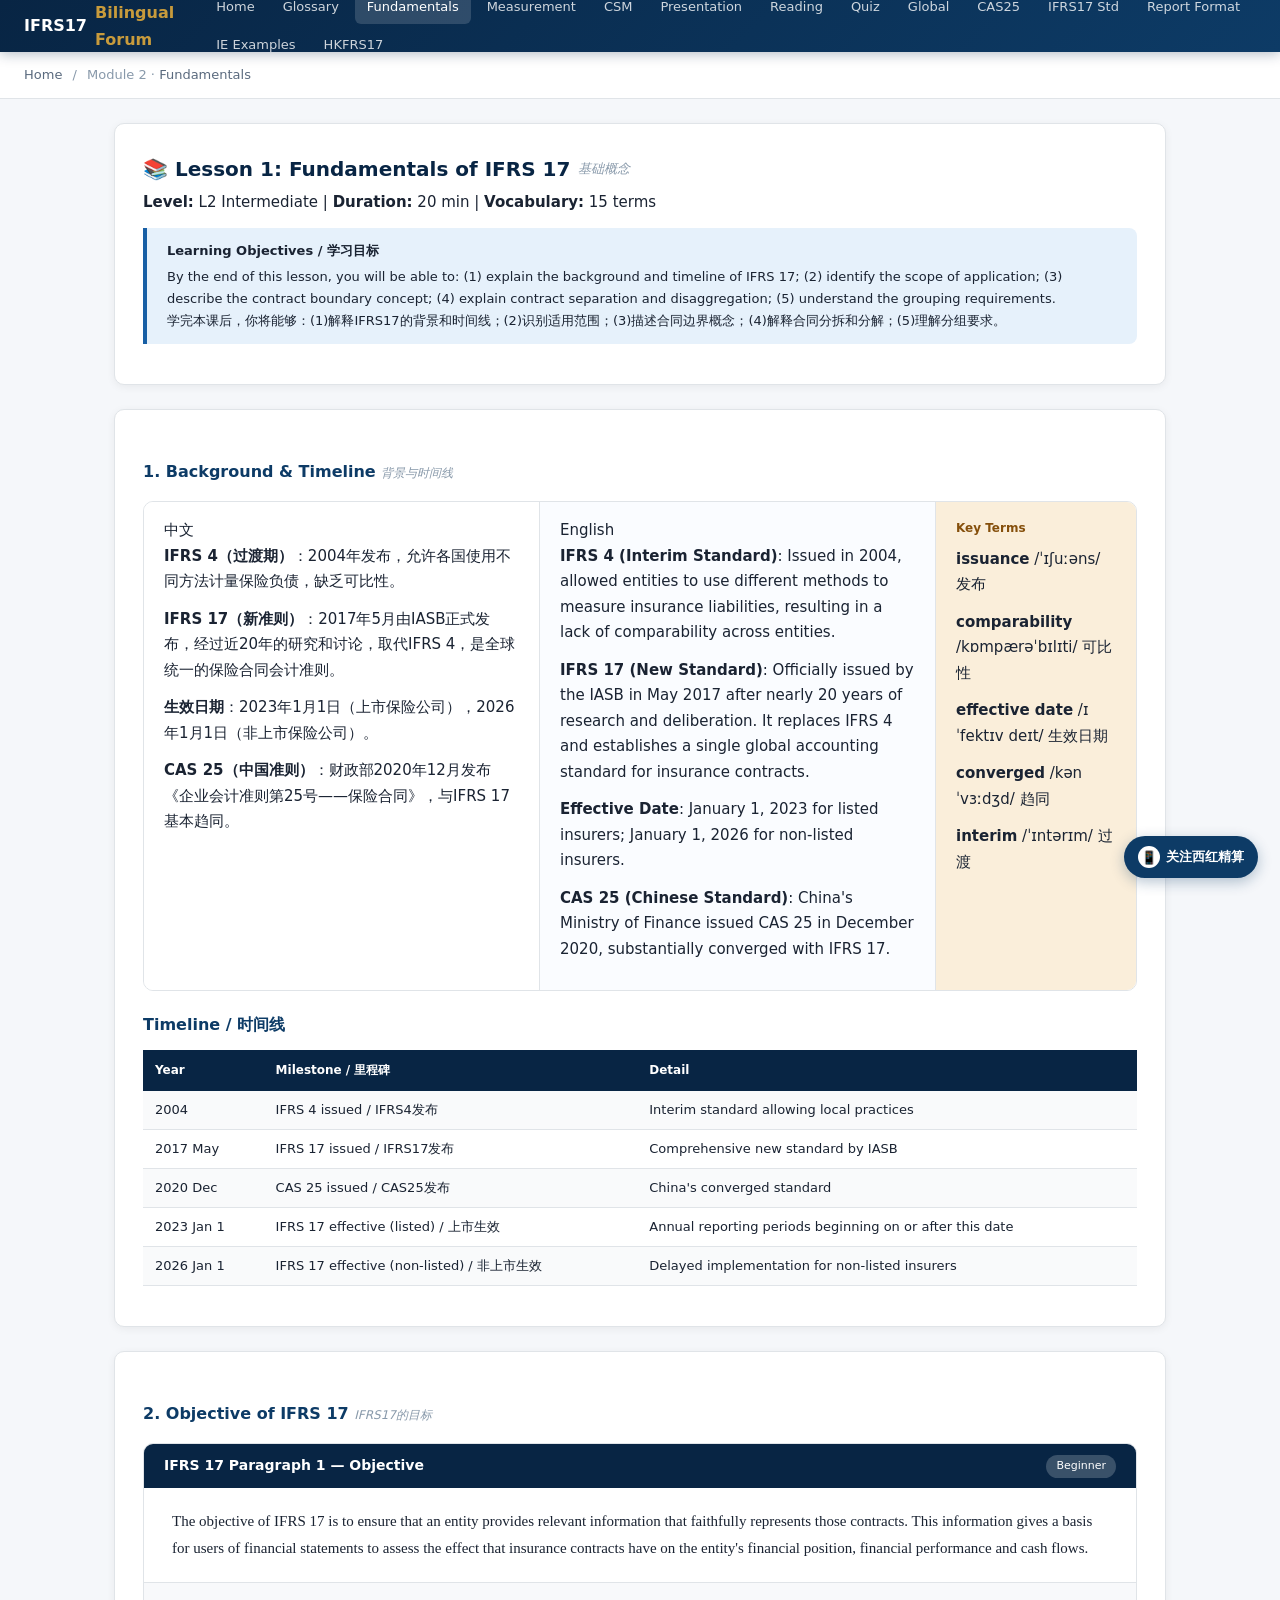
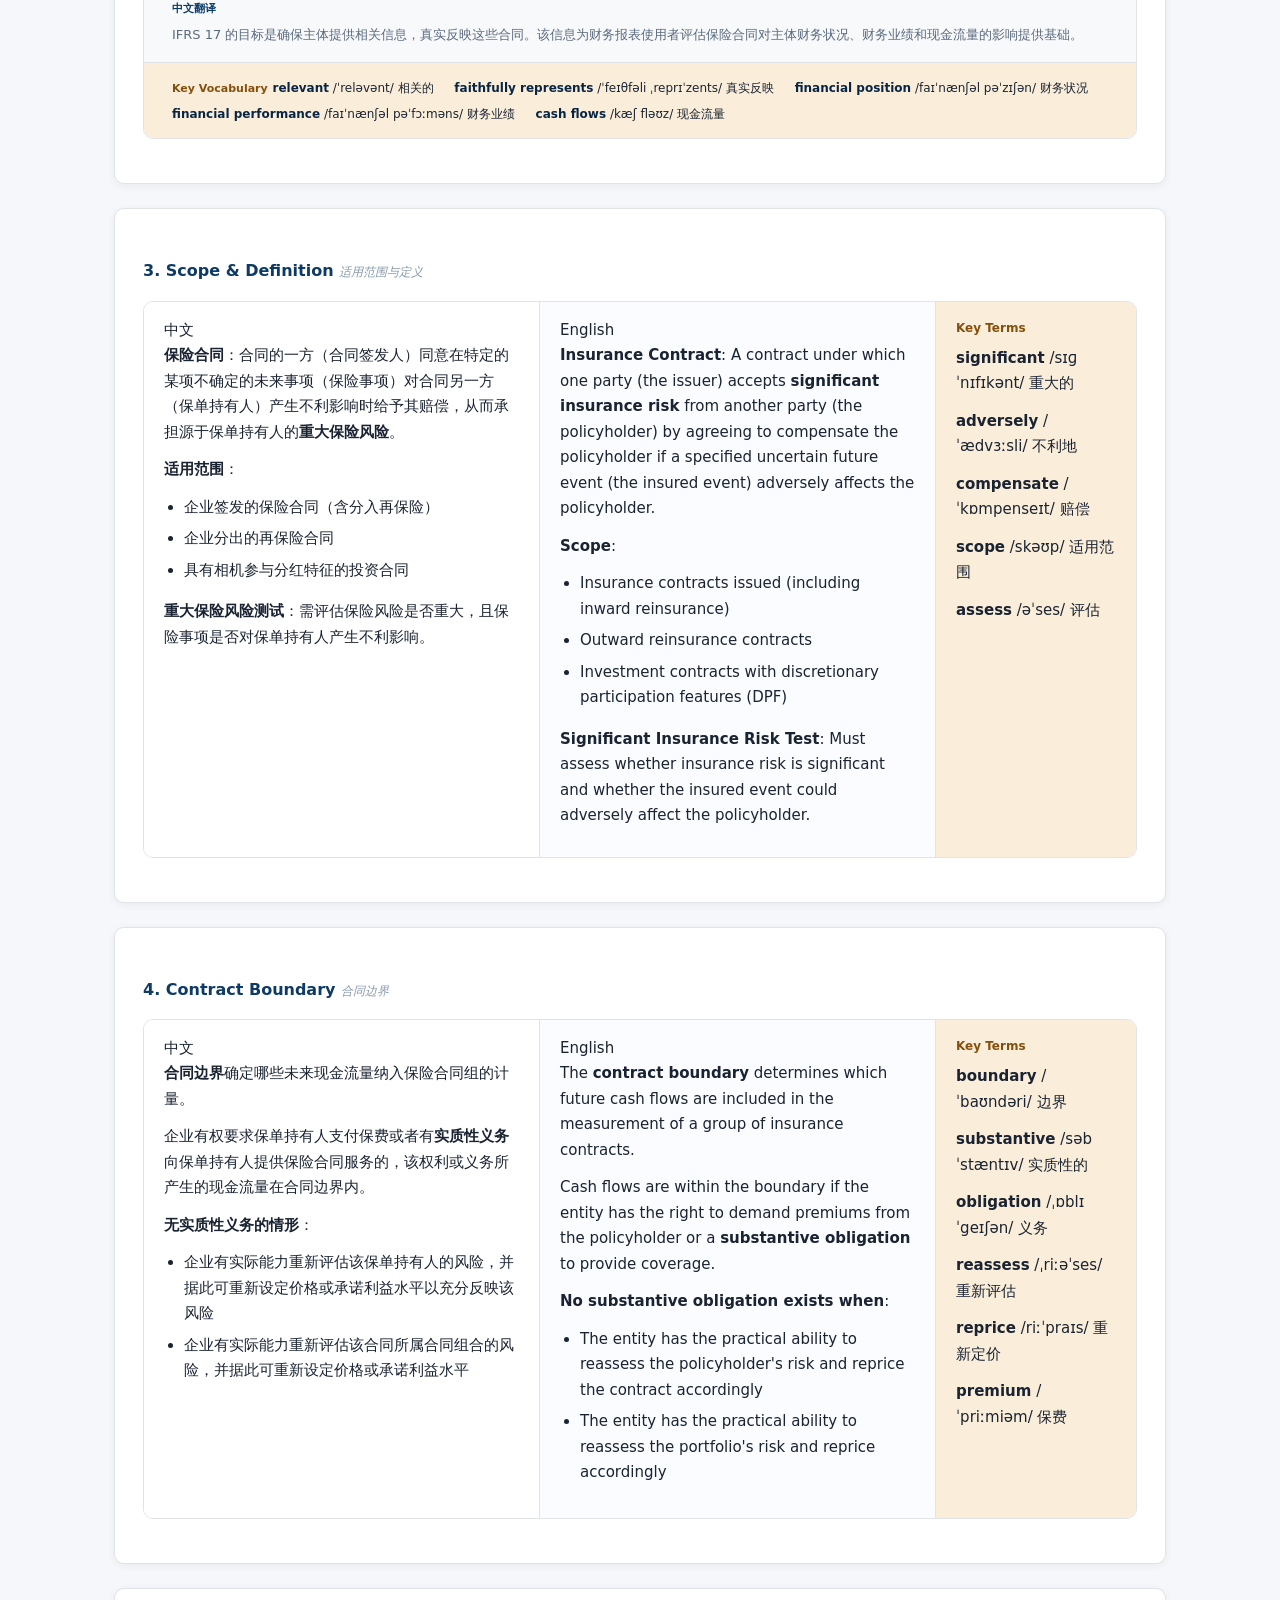
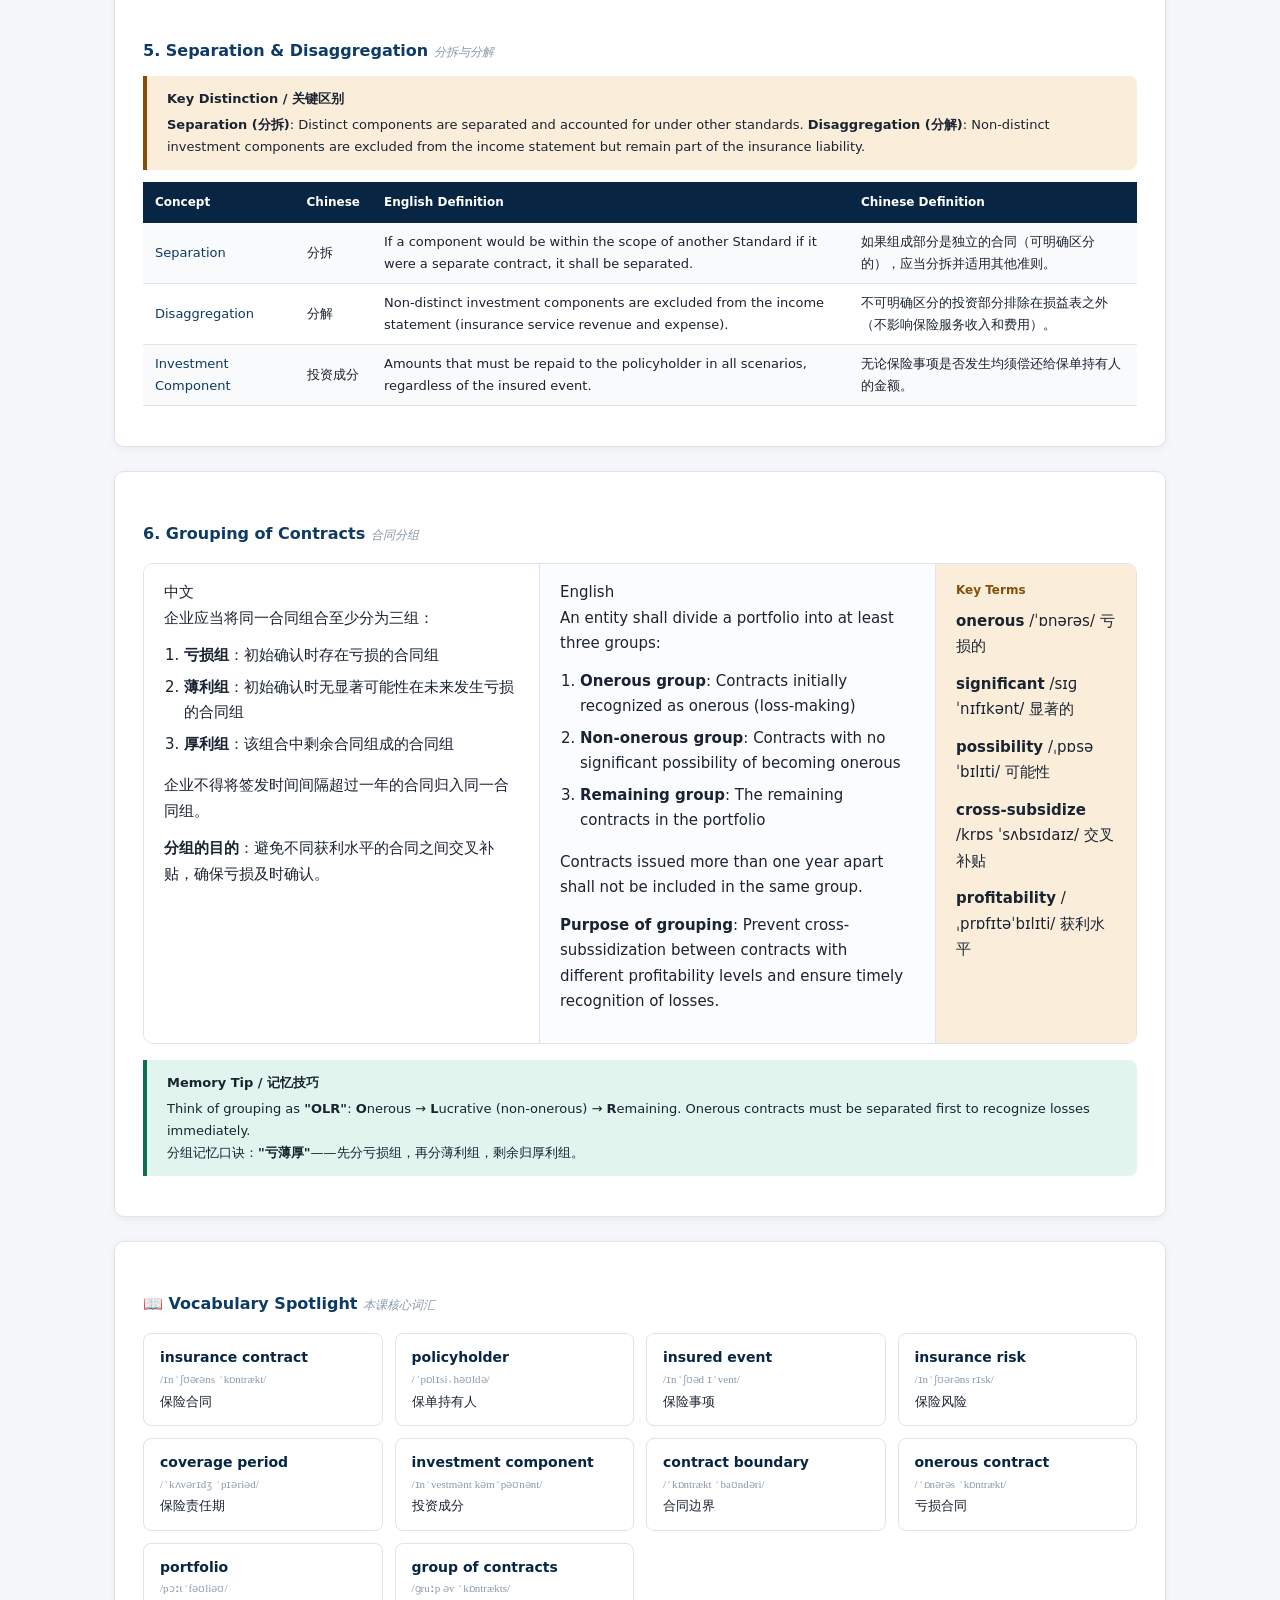
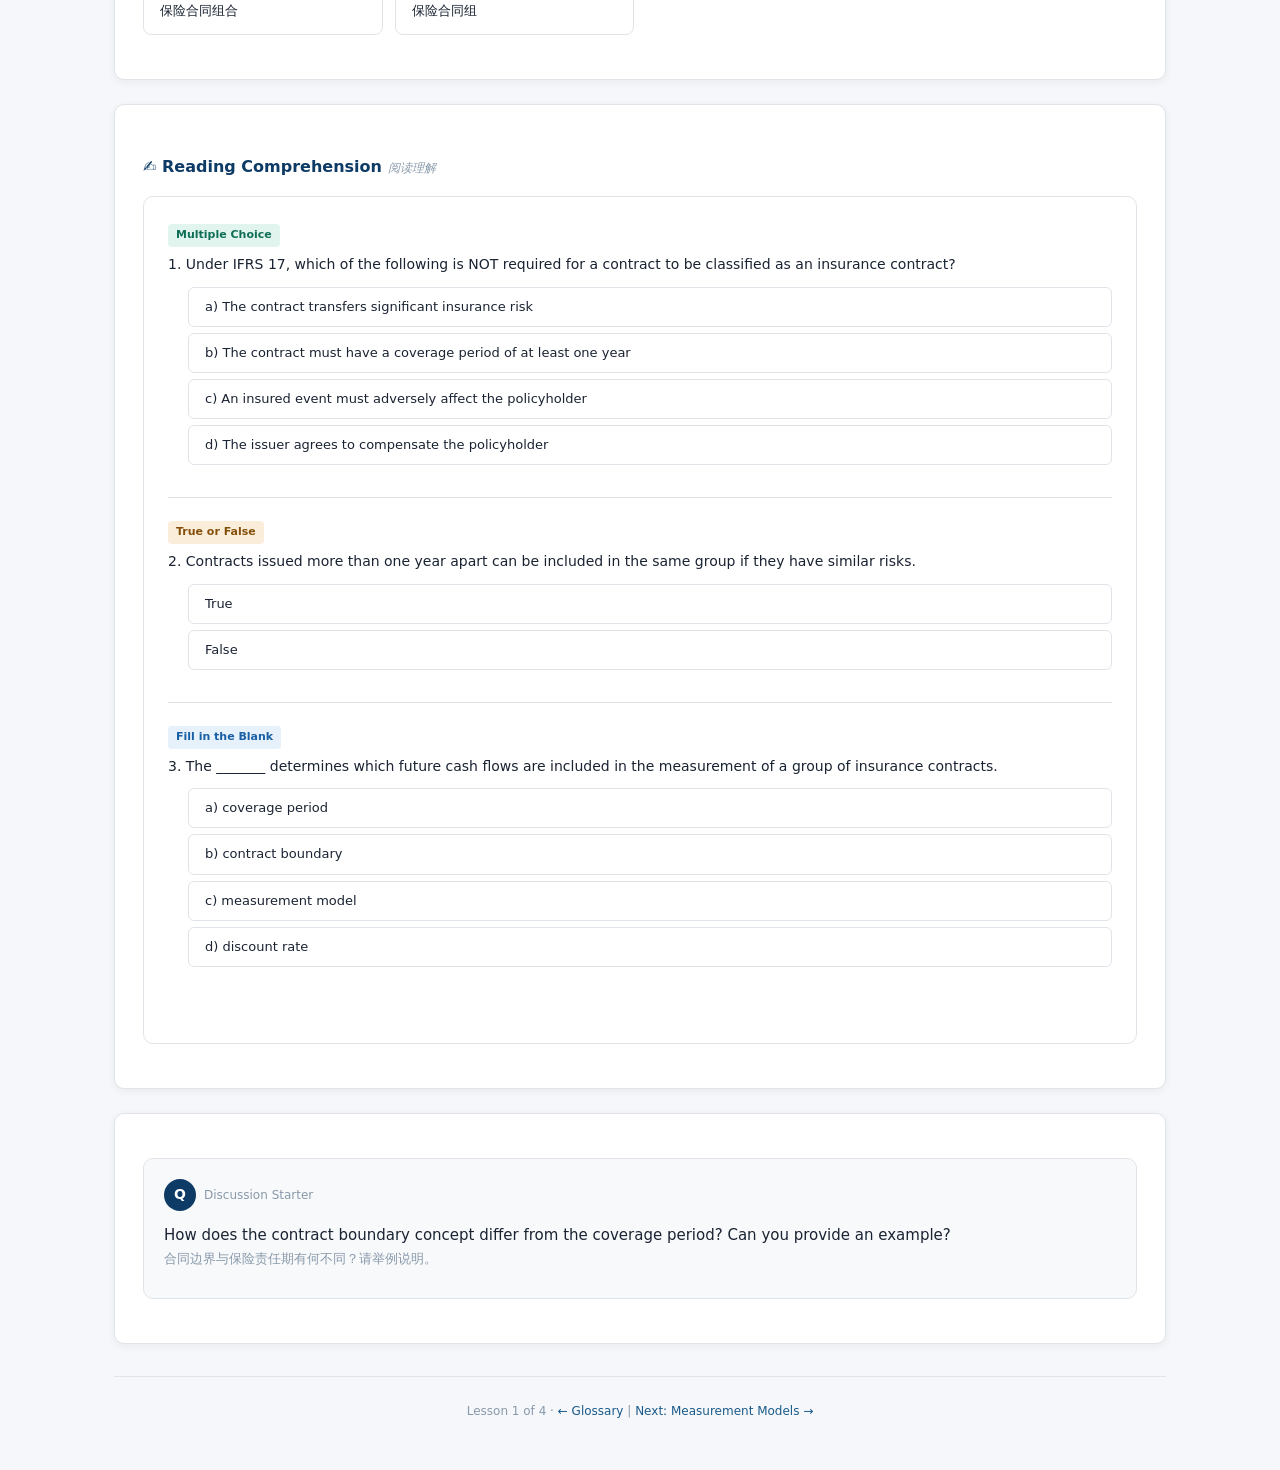
<file: 02-fundamentals.html>
<!DOCTYPE html>
<html lang="zh-CN">
<head>
<meta charset="UTF-8">
<meta name="viewport" content="width=device-width, initial-scale=1.0">
<title>Fundamentals | 基础概念双语课</title>
<link rel="stylesheet" href="style.css">
</head>
<body>

<nav class="top-nav">
  <div class="brand">IFRS17 <span>Bilingual Forum</span></div>
  <div class="nav-links">
    <a href="index.html">Home</a>
    <a href="01-glossary.html">Glossary</a>
    <a href="02-fundamentals.html" class="active">Fundamentals</a>
    <a href="03-measurement.html">Measurement</a>
    <a href="04-csm.html">CSM</a>
    <a href="05-presentation.html">Presentation</a>
    <a href="06-reading.html">Reading</a>
    <a href="07-quiz.html">Quiz</a>
    <a href="08-global.html">Global</a>
    <a href="09-cas25-english.html">CAS25</a>
    <a href="10-ifrs17-chinese.html">IFRS17 Std</a>
    <a href="11-financial-statements.html">Report Format</a>
    <a href="12-illustrative-examples.html">IE Examples</a>
    <a href="13-hkfrs17.html">HKFRS17</a>
  </div>
</nav>

<div class="breadcrumb">
  <a href="index.html">Home</a> <span class="sep">/</span> Module 2 · <a href="02-fundamentals.html">Fundamentals</a>
</div>

<div class="container">

  <div class="section">
    <h2>📚 Lesson 1: Fundamentals of IFRS 17 <span class="en">基础概念</span></h2>
    <p><strong>Level:</strong> L2 Intermediate | <strong>Duration:</strong> 20 min | <strong>Vocabulary:</strong> 15 terms</p>

    <div class="callout info">
      <div class="title">Learning Objectives / 学习目标</div>
      <p>By the end of this lesson, you will be able to: (1) explain the background and timeline of IFRS 17; (2) identify the scope of application; (3) describe the contract boundary concept; (4) explain contract separation and disaggregation; (5) understand the grouping requirements.</p>
      <p>学完本课后，你将能够：(1)解释IFRS17的背景和时间线；(2)识别适用范围；(3)描述合同边界概念；(4)解释合同分拆和分解；(5)理解分组要求。</p>
    </div>
  </div>

  <div class="section">
    <h3>1. Background & Timeline <span class="en">背景与时间线</span></h3>

    <div class="trilingual">
      <div class="col col-cn">
        <div class="lang-tab">中文</div>
        <p><strong>IFRS 4（过渡期）</strong>：2004年发布，允许各国使用不同方法计量保险负债，缺乏可比性。</p>
        <p><strong>IFRS 17（新准则）</strong>：2017年5月由IASB正式发布，经过近20年的研究和讨论，取代IFRS 4，是全球统一的保险合同会计准则。</p>
        <p><strong>生效日期</strong>：2023年1月1日（上市保险公司），2026年1月1日（非上市保险公司）。</p>
        <p><strong>CAS 25（中国准则）</strong>：财政部2020年12月发布《企业会计准则第25号——保险合同》，与IFRS 17基本趋同。</p>
      </div>
      <div class="col col-en">
        <div class="lang-tab">English</div>
        <p><strong>IFRS 4 (Interim Standard)</strong>: Issued in 2004, allowed entities to use different methods to measure insurance liabilities, resulting in a lack of comparability across entities.</p>
        <p><strong>IFRS 17 (New Standard)</strong>: Officially issued by the IASB in May 2017 after nearly 20 years of research and deliberation. It replaces IFRS 4 and establishes a single global accounting standard for insurance contracts.</p>
        <p><strong>Effective Date</strong>: January 1, 2023 for listed insurers; January 1, 2026 for non-listed insurers.</p>
        <p><strong>CAS 25 (Chinese Standard)</strong>: China's Ministry of Finance issued CAS 25 in December 2020, substantially converged with IFRS 17.</p>
      </div>
      <div class="col col-terms">
        <h4>Key Terms</h4>
        <p><strong>issuance</strong> /ˈɪʃuːəns/ 发布</p>
        <p><strong>comparability</strong> /kɒmpærəˈbɪlɪti/ 可比性</p>
        <p><strong>effective date</strong> /ɪˈfektɪv deɪt/ 生效日期</p>
        <p><strong>converged</strong> /kənˈvɜːdʒd/ 趋同</p>
        <p><strong>interim</strong> /ˈɪntərɪm/ 过渡</p>
      </div>
    </div>

    <h3>Timeline / 时间线</h3>
    <table class="bi-table">
      <tr><th>Year</th><th>Milestone / 里程碑</th><th>Detail</th></tr>
      <tr><td>2004</td><td>IFRS 4 issued / IFRS4发布</td><td>Interim standard allowing local practices</td></tr>
      <tr><td>2017 May</td><td>IFRS 17 issued / IFRS17发布</td><td>Comprehensive new standard by IASB</td></tr>
      <tr><td>2020 Dec</td><td>CAS 25 issued / CAS25发布</td><td>China's converged standard</td></tr>
      <tr><td>2023 Jan 1</td><td>IFRS 17 effective (listed) / 上市生效</td><td>Annual reporting periods beginning on or after this date</td></tr>
      <tr><td>2026 Jan 1</td><td>IFRS 17 effective (non-listed) / 非上市生效</td><td>Delayed implementation for non-listed insurers</td></tr>
    </table>
  </div>

  <div class="section">
    <h3>2. Objective of IFRS 17 <span class="en">IFRS17的目标</span></h3>

    <div class="reading-passage">
      <div class="rp-header">
        <span class="rp-title">IFRS 17 Paragraph 1 — Objective</span>
        <span class="rp-level">Beginner</span>
      </div>
      <div class="rp-body">
        The objective of IFRS 17 is to ensure that an entity provides relevant information that faithfully represents those contracts. This information gives a basis for users of financial statements to assess the effect that insurance contracts have on the entity's financial position, financial performance and cash flows.
      </div>
      <div class="rp-translation">
        <span class="label">中文翻译</span>
        IFRS 17 的目标是确保主体提供相关信息，真实反映这些合同。该信息为财务报表使用者评估保险合同对主体财务状况、财务业绩和现金流量的影响提供基础。
      </div>
      <div class="rp-vocab">
        <span class="label">Key Vocabulary</span>
        <span class="word"><strong>relevant</strong> /ˈreləvənt/ 相关的</span>
        <span class="word"><strong>faithfully represents</strong> /ˈfeɪθfəli ˌreprɪˈzents/ 真实反映</span>
        <span class="word"><strong>financial position</strong> /faɪˈnænʃəl pəˈzɪʃən/ 财务状况</span>
        <span class="word"><strong>financial performance</strong> /faɪˈnænʃəl pəˈfɔːməns/ 财务业绩</span>
        <span class="word"><strong>cash flows</strong> /kæʃ fləʊz/ 现金流量</span>
      </div>
    </div>
  </div>

  <div class="section">
    <h3>3. Scope & Definition <span class="en">适用范围与定义</span></h3>

    <div class="trilingual">
      <div class="col col-cn">
        <div class="lang-tab">中文</div>
        <p><strong>保险合同</strong>：合同的一方（合同签发人）同意在特定的某项不确定的未来事项（保险事项）对合同另一方（保单持有人）产生不利影响时给予其赔偿，从而承担源于保单持有人的<strong>重大保险风险</strong>。</p>
        <p><strong>适用范围</strong>：</p>
        <ul>
          <li>企业签发的保险合同（含分入再保险）</li>
          <li>企业分出的再保险合同</li>
          <li>具有相机参与分红特征的投资合同</li>
        </ul>
        <p><strong>重大保险风险测试</strong>：需评估保险风险是否重大，且保险事项是否对保单持有人产生不利影响。</p>
      </div>
      <div class="col col-en">
        <div class="lang-tab">English</div>
        <p><strong>Insurance Contract</strong>: A contract under which one party (the issuer) accepts <strong>significant insurance risk</strong> from another party (the policyholder) by agreeing to compensate the policyholder if a specified uncertain future event (the insured event) adversely affects the policyholder.</p>
        <p><strong>Scope</strong>:</p>
        <ul>
          <li>Insurance contracts issued (including inward reinsurance)</li>
          <li>Outward reinsurance contracts</li>
          <li>Investment contracts with discretionary participation features (DPF)</li>
        </ul>
        <p><strong>Significant Insurance Risk Test</strong>: Must assess whether insurance risk is significant and whether the insured event could adversely affect the policyholder.</p>
      </div>
      <div class="col col-terms">
        <h4>Key Terms</h4>
        <p><strong>significant</strong> /sɪɡˈnɪfɪkənt/ 重大的</p>
        <p><strong>adversely</strong> /ˈædvɜːsli/ 不利地</p>
        <p><strong>compensate</strong> /ˈkɒmpenseɪt/ 赔偿</p>
        <p><strong>scope</strong> /skəʊp/ 适用范围</p>
        <p><strong>assess</strong> /əˈses/ 评估</p>
      </div>
    </div>
  </div>

  <div class="section">
    <h3>4. Contract Boundary <span class="en">合同边界</span></h3>

    <div class="trilingual">
      <div class="col col-cn">
        <div class="lang-tab">中文</div>
        <p><strong>合同边界</strong>确定哪些未来现金流量纳入保险合同组的计量。</p>
        <p>企业有权要求保单持有人支付保费或者有<strong>实质性义务</strong>向保单持有人提供保险合同服务的，该权利或义务所产生的现金流量在合同边界内。</p>
        <p><strong>无实质性义务的情形</strong>：</p>
        <ul>
          <li>企业有实际能力重新评估该保单持有人的风险，并据此可重新设定价格或承诺利益水平以充分反映该风险</li>
          <li>企业有实际能力重新评估该合同所属合同组合的风险，并据此可重新设定价格或承诺利益水平</li>
        </ul>
      </div>
      <div class="col col-en">
        <div class="lang-tab">English</div>
        <p>The <strong>contract boundary</strong> determines which future cash flows are included in the measurement of a group of insurance contracts.</p>
        <p>Cash flows are within the boundary if the entity has the right to demand premiums from the policyholder or a <strong>substantive obligation</strong> to provide coverage.</p>
        <p><strong>No substantive obligation exists when</strong>:</p>
        <ul>
          <li>The entity has the practical ability to reassess the policyholder's risk and reprice the contract accordingly</li>
          <li>The entity has the practical ability to reassess the portfolio's risk and reprice accordingly</li>
        </ul>
      </div>
      <div class="col col-terms">
        <h4>Key Terms</h4>
        <p><strong>boundary</strong> /ˈbaʊndəri/ 边界</p>
        <p><strong>substantive</strong> /səbˈstæntɪv/ 实质性的</p>
        <p><strong>obligation</strong> /ˌɒblɪˈgeɪʃən/ 义务</p>
        <p><strong>reassess</strong> /ˌriːəˈses/ 重新评估</p>
        <p><strong>reprice</strong> /riːˈpraɪs/ 重新定价</p>
        <p><strong>premium</strong> /ˈpriːmiəm/ 保费</p>
      </div>
    </div>
  </div>

  <div class="section">
    <h3>5. Separation & Disaggregation <span class="en">分拆与分解</span></h3>

    <div class="callout warning">
      <div class="title">Key Distinction / 关键区别</div>
      <p><strong>Separation (分拆)</strong>: Distinct components are separated and accounted for under other standards. <strong>Disaggregation (分解)</strong>: Non-distinct investment components are excluded from the income statement but remain part of the insurance liability.</p>
    </div>

    <table class="bi-table">
      <tr><th>Concept</th><th>Chinese</th><th>English Definition</th><th>Chinese Definition</th></tr>
      <tr>
        <td class="en-col">Separation</td>
        <td class="cn-col">分拆</td>
        <td>If a component would be within the scope of another Standard if it were a separate contract, it shall be separated.</td>
        <td>如果组成部分是独立的合同（可明确区分的），应当分拆并适用其他准则。</td>
      </tr>
      <tr>
        <td class="en-col">Disaggregation</td>
        <td class="cn-col">分解</td>
        <td>Non-distinct investment components are excluded from the income statement (insurance service revenue and expense).</td>
        <td>不可明确区分的投资部分排除在损益表之外（不影响保险服务收入和费用）。</td>
      </tr>
      <tr>
        <td class="en-col">Investment Component</td>
        <td class="cn-col">投资成分</td>
        <td>Amounts that must be repaid to the policyholder in all scenarios, regardless of the insured event.</td>
        <td>无论保险事项是否发生均须偿还给保单持有人的金额。</td>
      </tr>
    </table>
  </div>

  <div class="section">
    <h3>6. Grouping of Contracts <span class="en">合同分组</span></h3>

    <div class="trilingual">
      <div class="col col-cn">
        <div class="lang-tab">中文</div>
        <p>企业应当将同一合同组合至少分为三组：</p>
        <ol>
          <li><strong>亏损组</strong>：初始确认时存在亏损的合同组</li>
          <li><strong>薄利组</strong>：初始确认时无显著可能性在未来发生亏损的合同组</li>
          <li><strong>厚利组</strong>：该组合中剩余合同组成的合同组</li>
        </ol>
        <p>企业不得将签发时间间隔超过一年的合同归入同一合同组。</p>
        <p><strong>分组的目的</strong>：避免不同获利水平的合同之间交叉补贴，确保亏损及时确认。</p>
      </div>
      <div class="col col-en">
        <div class="lang-tab">English</div>
        <p>An entity shall divide a portfolio into at least three groups:</p>
        <ol>
          <li><strong>Onerous group</strong>: Contracts initially recognized as onerous (loss-making)</li>
          <li><strong>Non-onerous group</strong>: Contracts with no significant possibility of becoming onerous</li>
          <li><strong>Remaining group</strong>: The remaining contracts in the portfolio</li>
        </ol>
        <p>Contracts issued more than one year apart shall not be included in the same group.</p>
        <p><strong>Purpose of grouping</strong>: Prevent cross-subssidization between contracts with different profitability levels and ensure timely recognition of losses.</p>
      </div>
      <div class="col col-terms">
        <h4>Key Terms</h4>
        <p><strong>onerous</strong> /ˈɒnərəs/ 亏损的</p>
        <p><strong>significant</strong> /sɪɡˈnɪfɪkənt/ 显著的</p>
        <p><strong>possibility</strong> /ˌpɒsəˈbɪlɪti/ 可能性</p>
        <p><strong>cross-subsidize</strong> /krɒs ˈsʌbsɪdaɪz/ 交叉补贴</p>
        <p><strong>profitability</strong> /ˌprɒfɪtəˈbɪlɪti/ 获利水平</p>
      </div>
    </div>

    <div class="callout success">
      <div class="title">Memory Tip / 记忆技巧</div>
      <p>Think of grouping as <strong>"OLR"</strong>: <strong>O</strong>nerous → <strong>L</strong>ucrative (non-onerous) → <strong>R</strong>emaining. Onerous contracts must be separated first to recognize losses immediately.</p>
      <p>分组记忆口诀：<strong>"亏薄厚"</strong>——先分亏损组，再分薄利组，剩余归厚利组。</p>
    </div>
  </div>

  <div class="section">
    <h3>📖 Vocabulary Spotlight <span class="en">本课核心词汇</span></h3>
    <div class="vocab-spotlight">
      <div class="vocab-card"><div class="vc-en">insurance contract</div><div class="vc-ipa">/ɪnˈʃʊərəns ˈkɒntrækt/</div><div class="vc-cn">保险合同</div></div>
      <div class="vocab-card"><div class="vc-en">policyholder</div><div class="vc-ipa">/ˈpɒlɪsiˌhəʊldə/</div><div class="vc-cn">保单持有人</div></div>
      <div class="vocab-card"><div class="vc-en">insured event</div><div class="vc-ipa">/ɪnˈʃʊəd ɪˈvent/</div><div class="vc-cn">保险事项</div></div>
      <div class="vocab-card"><div class="vc-en">insurance risk</div><div class="vc-ipa">/ɪnˈʃʊərəns rɪsk/</div><div class="vc-cn">保险风险</div></div>
      <div class="vocab-card"><div class="vc-en">coverage period</div><div class="vc-ipa">/ˈkʌvərɪdʒ ˈpɪəriəd/</div><div class="vc-cn">保险责任期</div></div>
      <div class="vocab-card"><div class="vc-en">investment component</div><div class="vc-ipa">/ɪnˈvestmənt kəmˈpəʊnənt/</div><div class="vc-cn">投资成分</div></div>
      <div class="vocab-card"><div class="vc-en">contract boundary</div><div class="vc-ipa">/ˈkɒntrækt ˈbaʊndəri/</div><div class="vc-cn">合同边界</div></div>
      <div class="vocab-card"><div class="vc-en">onerous contract</div><div class="vc-ipa">/ˈɒnərəs ˈkɒntrækt/</div><div class="vc-cn">亏损合同</div></div>
      <div class="vocab-card"><div class="vc-en">portfolio</div><div class="vc-ipa">/pɔːtˈfəʊliəʊ/</div><div class="vc-cn">保险合同组合</div></div>
      <div class="vocab-card"><div class="vc-en">group of contracts</div><div class="vc-ipa">/ɡruːp əv ˈkɒntrækts/</div><div class="vc-cn">保险合同组</div></div>
    </div>
  </div>

  <div class="section">
    <h3>✍️ Reading Comprehension <span class="en">阅读理解</span></h3>
    <div class="quiz-section">
      <div class="quiz-question">
        <span class="q-type choice">Multiple Choice</span>
        <div class="q-text">1. Under IFRS 17, which of the following is NOT required for a contract to be classified as an insurance contract?</div>
        <ul class="quiz-options">
          <li onclick="showAnswer(this, false)">a) The contract transfers significant insurance risk</li>
          <li onclick="showAnswer(this, true)">b) The contract must have a coverage period of at least one year</li>
          <li onclick="showAnswer(this, false)">c) An insured event must adversely affect the policyholder</li>
          <li onclick="showAnswer(this, false)">d) The issuer agrees to compensate the policyholder</li>
        </ul>
        <div class="quiz-answer">Correct: b) IFRS 17 does not require a minimum coverage period. Short-duration contracts (≤ 1 year) can still be insurance contracts and are measured using PAA.</div>
      </div>

      <div class="quiz-question">
        <span class="q-type tf">True or False</span>
        <div class="q-text">2. Contracts issued more than one year apart can be included in the same group if they have similar risks.</div>
        <ul class="quiz-options">
          <li onclick="showAnswer(this, false)">True</li>
          <li onclick="showAnswer(this, true)">False</li>
        </ul>
        <div class="quiz-answer">Correct: False. IFRS 17 explicitly prohibits including contracts issued more than one year apart in the same group, regardless of risk similarity.</div>
      </div>

      <div class="quiz-question">
        <span class="q-type fill">Fill in the Blank</span>
        <div class="q-text">3. The _______ determines which future cash flows are included in the measurement of a group of insurance contracts.</div>
        <ul class="quiz-options">
          <li onclick="showAnswer(this, false)">a) coverage period</li>
          <li onclick="showAnswer(this, true)">b) contract boundary</li>
          <li onclick="showAnswer(this, false)">c) measurement model</li>
          <li onclick="showAnswer(this, false)">d) discount rate</li>
        </ul>
        <div class="quiz-answer">Correct: b) contract boundary. The contract boundary determines which future cash flows are included in the measurement.</div>
      </div>
    </div>
  </div>

  <div class="section">
    <div class="discussion">
      <div class="d-header">
        <div class="d-avatar">Q</div>
        <div class="d-meta">Discussion Starter</div>
      </div>
      <div class="d-question">
        How does the contract boundary concept differ from the coverage period? Can you provide an example?
        <div class="en">合同边界与保险责任期有何不同？请举例说明。</div>
      </div>
    </div>
  </div>

  <div class="footer">
    <p>Lesson 1 of 4 · <a href="01-glossary.html">← Glossary</a> | <a href="03-measurement.html">Next: Measurement Models →</a></p>
  </div>

</div>

<script>
function showAnswer(li, isCorrect) {
  var siblings = li.parentElement.querySelectorAll('li');
  siblings.forEach(function(s) { s.classList.remove('correct', 'wrong'); });
  li.classList.add(isCorrect ? 'correct' : 'wrong');
  var answer = li.closest('.quiz-question').querySelector('.quiz-answer');
  answer.classList.add('show');
}
var visited = JSON.parse(localStorage.getItem('ifrs17_bilingual_progress') || '[]');
if (visited.indexOf('fundamentals') === -1) { visited.push('fundamentals'); localStorage.setItem('ifrs17_bilingual_progress', JSON.stringify(visited)); }
</script>


<!-- Follow WeChat Public Account -->
<div class="follow-float">
  <div class="follow-popup" id="followPopup">
    <img class="fp-logo" src="xihong-logo.jpg" alt="西红精算">
    <div class="fp-name">西红精算</div>
    <div class="fp-tag">Actuary · IFRS17 Notes</div>
    <img class="fp-qr" src="xihong-qrcode.jpg" alt="qrcode">
    <div class="fp-cap">扫码关注公众号</div>
  </div>
  <button class="follow-fab" id="followFab" onclick="toggleFollow(event)" title="关注公众号">
    <span class="fab-icon">📱</span><span class="fab-text">关注西红精算</span>
  </button>
</div>
<script>
function toggleFollow(e) {
  e.stopPropagation();
  var popup = document.getElementById('followPopup');
  popup.classList.toggle('open');
}
document.addEventListener('click', function(e) {
  var popup = document.getElementById('followPopup');
  if (popup.classList.contains('open') && !e.target.closest('.follow-float')) {
    popup.classList.remove('open');
  }
});
window.addEventListener('scroll', function() {
  var popup = document.getElementById('followPopup');
  if (popup.classList.contains('open')) popup.classList.remove('open');
}, { passive: true });
</script>

</body>
</html>
</file>
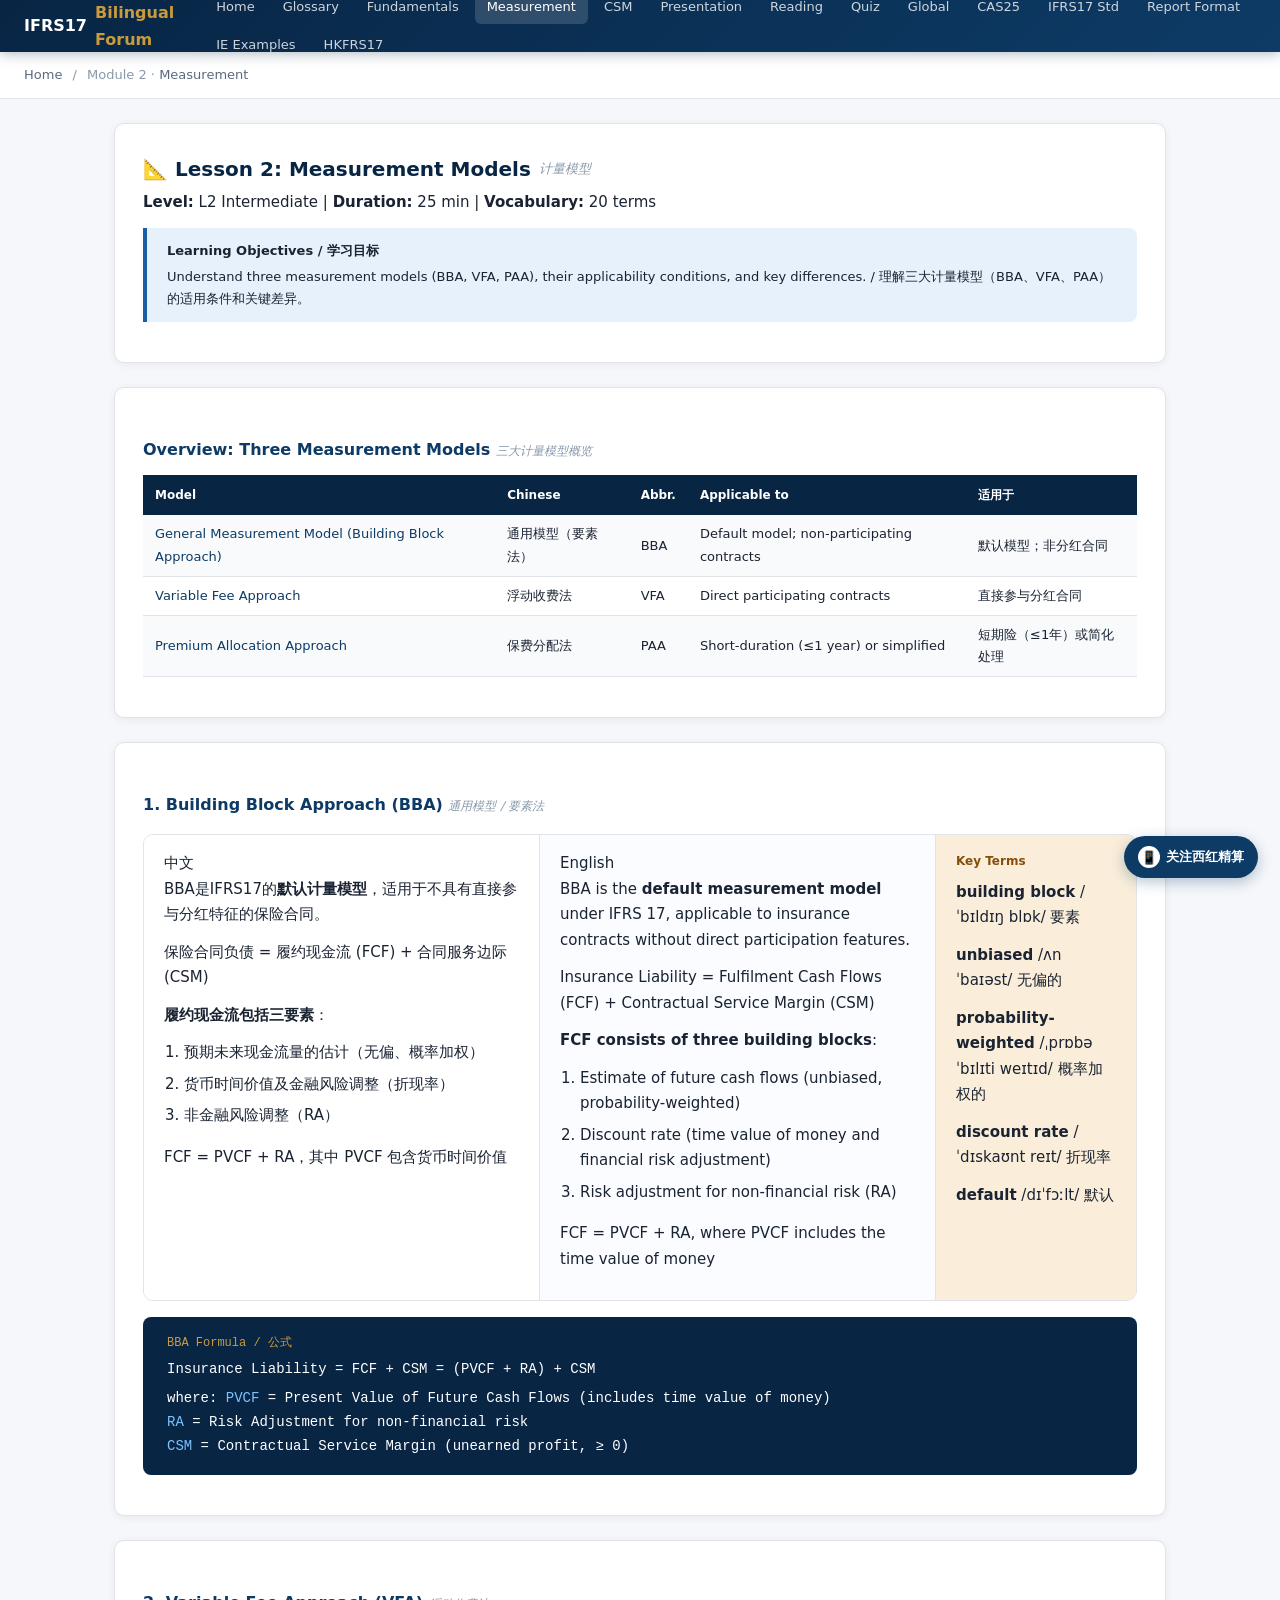
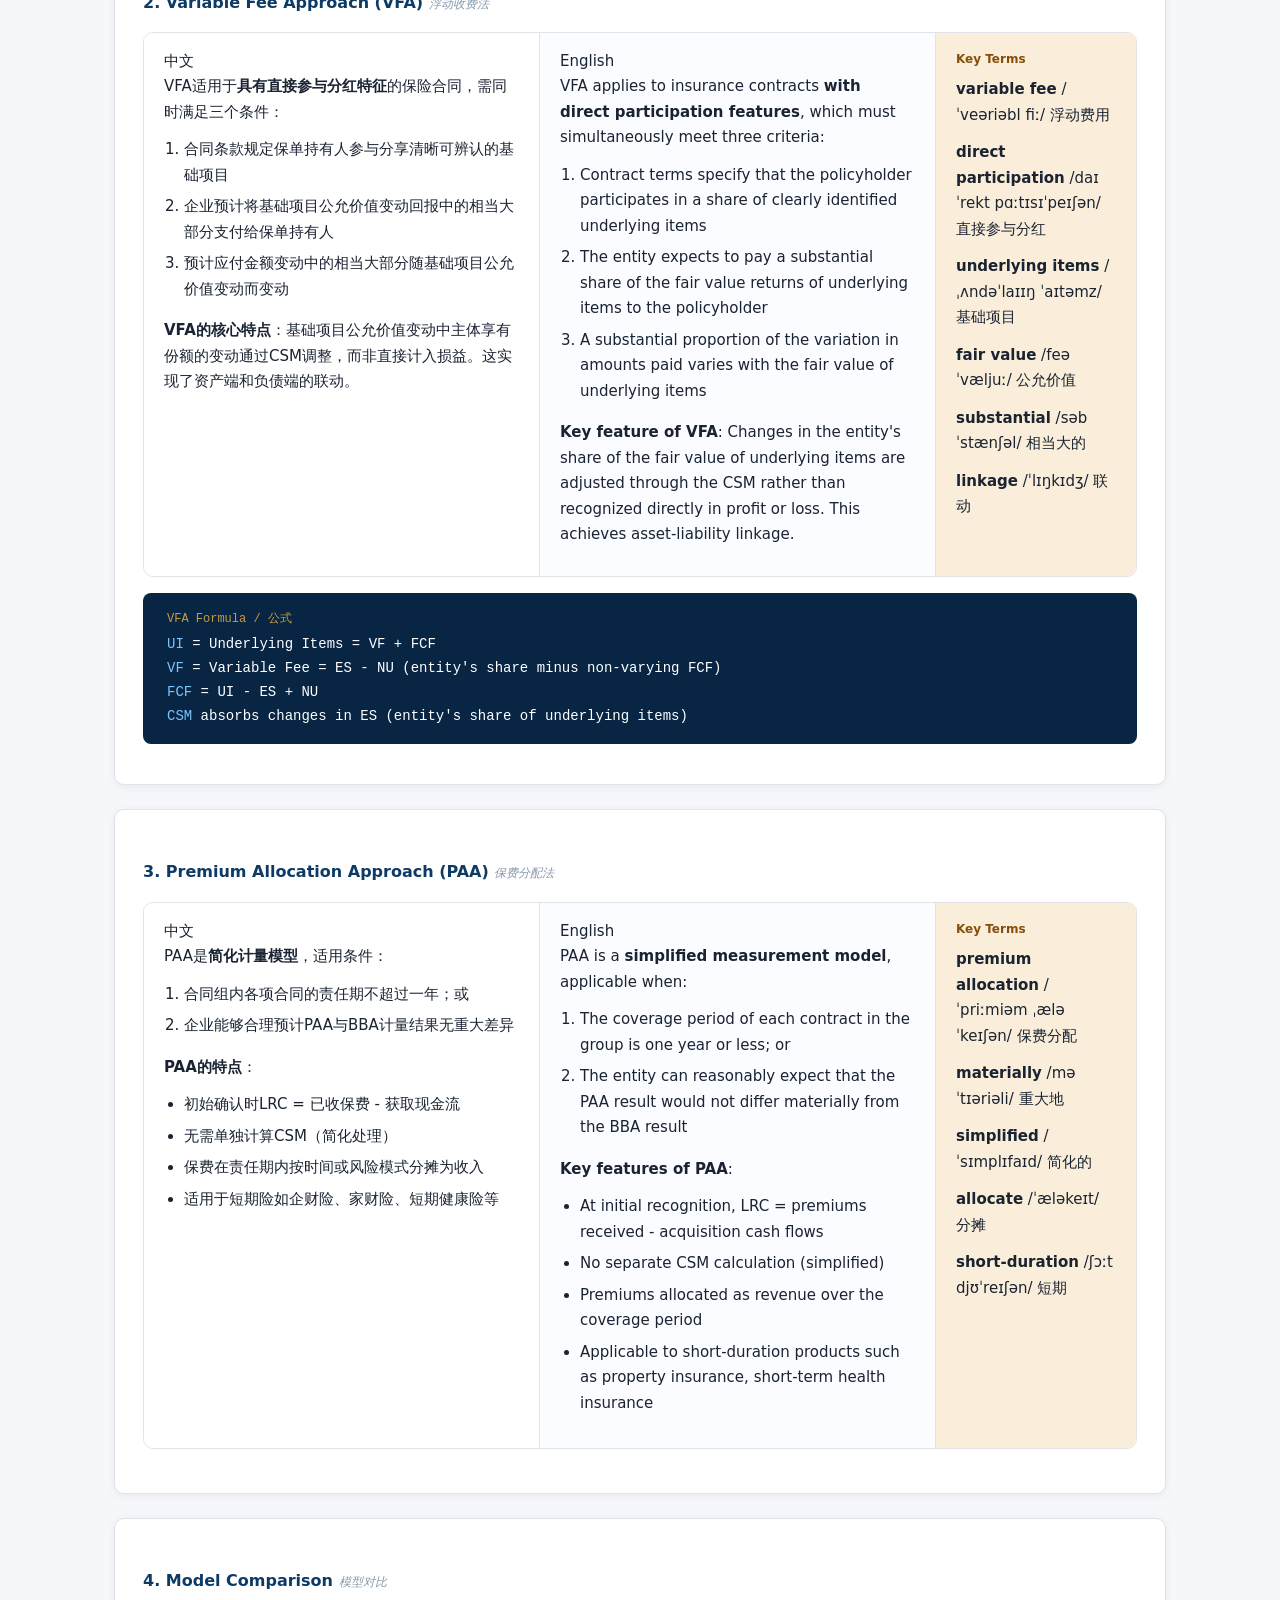
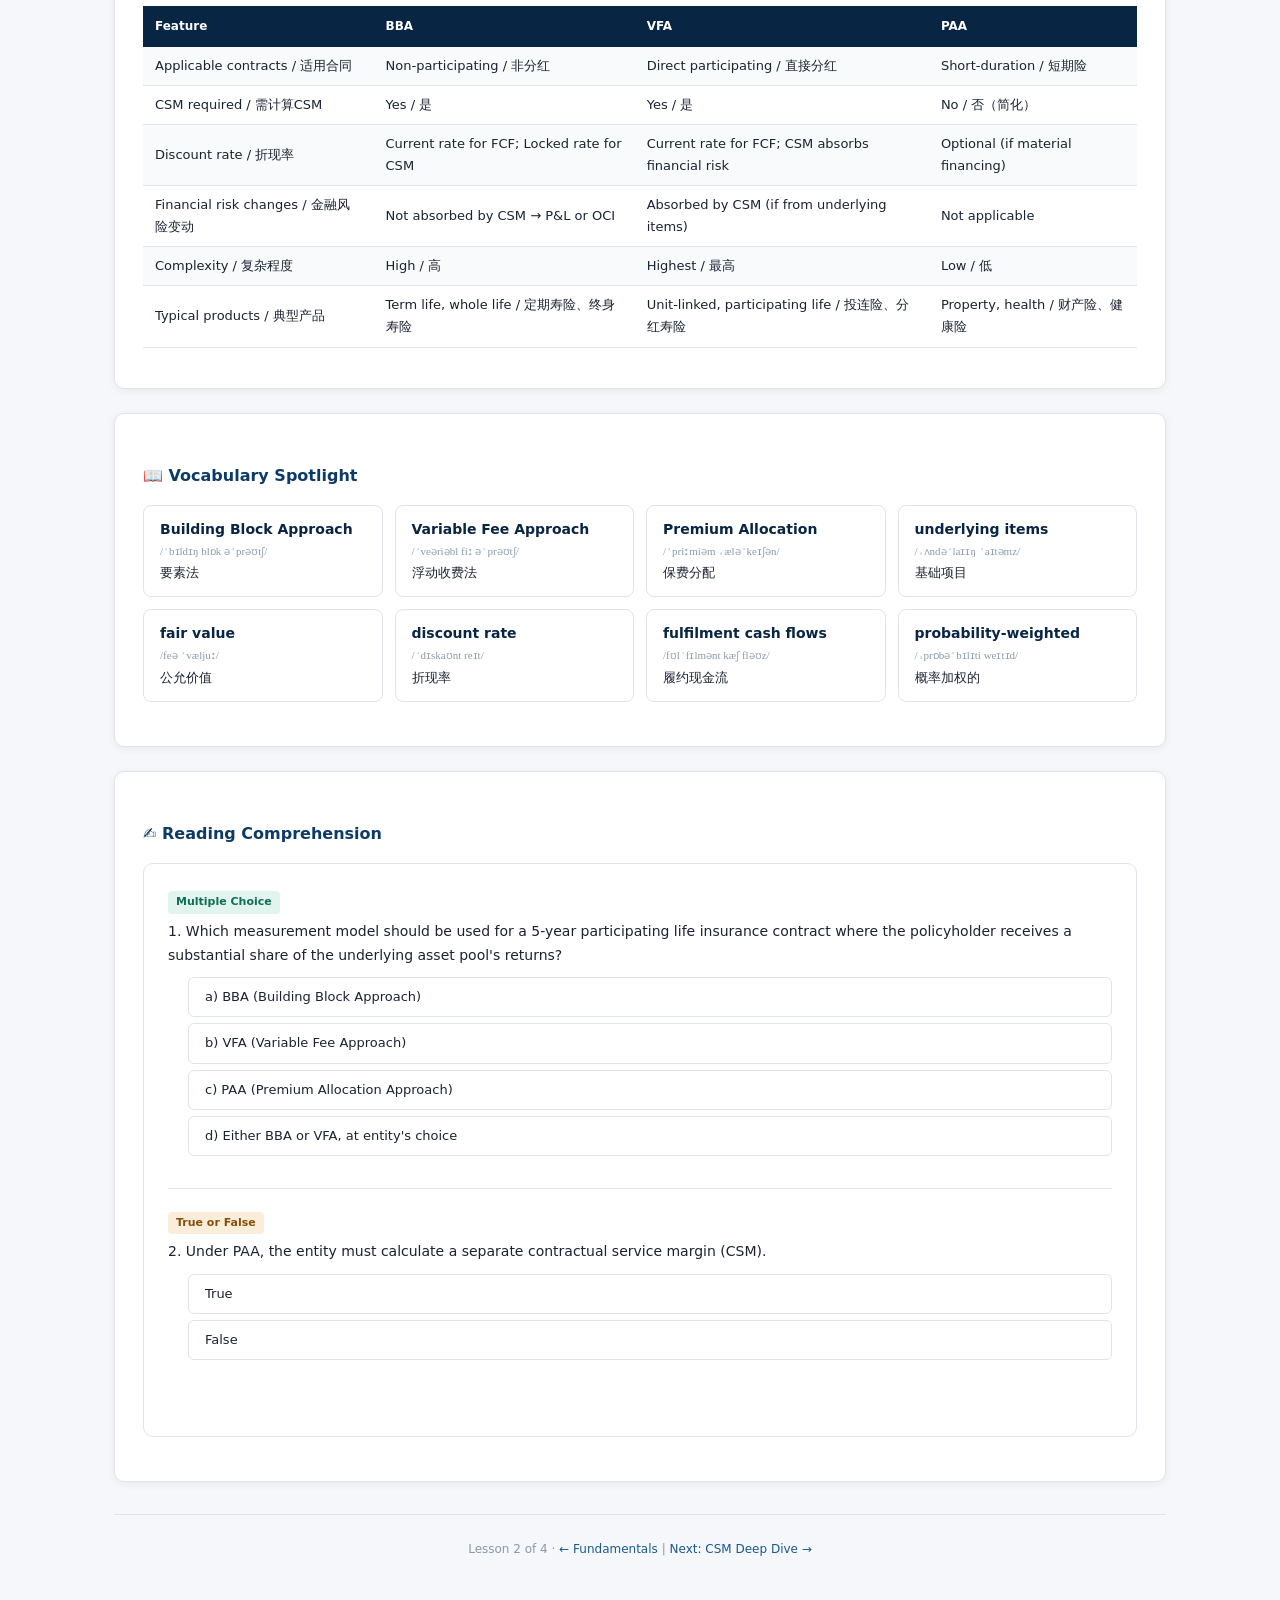
<file: 03-measurement.html>
<!DOCTYPE html>
<html lang="zh-CN">
<head>
<meta charset="UTF-8">
<meta name="viewport" content="width=device-width, initial-scale=1.0">
<title>Measurement Models | 计量模型双语课</title>
<link rel="stylesheet" href="style.css">
</head>
<body>
<nav class="top-nav">
  <div class="brand">IFRS17 <span>Bilingual Forum</span></div>
  <div class="nav-links">
    <a href="index.html">Home</a><a href="01-glossary.html">Glossary</a><a href="02-fundamentals.html">Fundamentals</a><a href="03-measurement.html" class="active">Measurement</a><a href="04-csm.html">CSM</a><a href="05-presentation.html">Presentation</a><a href="06-reading.html">Reading</a><a href="07-quiz.html">Quiz</a><a href="08-global.html">Global</a>
    <a href="09-cas25-english.html">CAS25</a>
    <a href="10-ifrs17-chinese.html">IFRS17 Std</a>
    <a href="11-financial-statements.html">Report Format</a>
    <a href="12-illustrative-examples.html">IE Examples</a>
    <a href="13-hkfrs17.html">HKFRS17</a>
  </div>
</nav>
<div class="breadcrumb"><a href="index.html">Home</a> <span class="sep">/</span> Module 2 · <a href="03-measurement.html">Measurement</a></div>
<div class="container">

<div class="section">
<h2>📐 Lesson 2: Measurement Models <span class="en">计量模型</span></h2>
<p><strong>Level:</strong> L2 Intermediate | <strong>Duration:</strong> 25 min | <strong>Vocabulary:</strong> 20 terms</p>
<div class="callout info"><div class="title">Learning Objectives / 学习目标</div>
<p>Understand three measurement models (BBA, VFA, PAA), their applicability conditions, and key differences. / 理解三大计量模型（BBA、VFA、PAA）的适用条件和关键差异。</p></div>
</div>

<div class="section">
<h3>Overview: Three Measurement Models <span class="en">三大计量模型概览</span></h3>
<table class="bi-table">
<tr><th>Model</th><th>Chinese</th><th>Abbr.</th><th>Applicable to</th><th>适用于</th></tr>
<tr><td class="en-col">General Measurement Model (Building Block Approach)</td><td class="cn-col">通用模型（要素法）</td><td><span class="term-abbr">BBA</span></td><td>Default model; non-participating contracts</td><td>默认模型；非分红合同</td></tr>
<tr><td class="en-col">Variable Fee Approach</td><td class="cn-col">浮动收费法</td><td><span class="term-abbr">VFA</span></td><td>Direct participating contracts</td><td>直接参与分红合同</td></tr>
<tr><td class="en-col">Premium Allocation Approach</td><td class="cn-col">保费分配法</td><td><span class="term-abbr">PAA</span></td><td>Short-duration (≤1 year) or simplified</td><td>短期险（≤1年）或简化处理</td></tr>
</table>
</div>

<div class="section">
<h3>1. Building Block Approach (BBA) <span class="en">通用模型 / 要素法</span></h3>
<div class="trilingual">
<div class="col col-cn"><div class="lang-tab">中文</div>
<p>BBA是IFRS17的<strong>默认计量模型</strong>，适用于不具有直接参与分红特征的保险合同。</p>
<p>保险合同负债 = 履约现金流 (FCF) + 合同服务边际 (CSM)</p>
<p><strong>履约现金流包括三要素</strong>：</p>
<ol>
<li>预期未来现金流量的估计（无偏、概率加权）</li>
<li>货币时间价值及金融风险调整（折现率）</li>
<li>非金融风险调整（RA）</li>
</ol>
<p>FCF = PVCF + RA，其中 PVCF 包含货币时间价值</p>
</div>
<div class="col col-en"><div class="lang-tab">English</div>
<p>BBA is the <strong>default measurement model</strong> under IFRS 17, applicable to insurance contracts without direct participation features.</p>
<p>Insurance Liability = Fulfilment Cash Flows (FCF) + Contractual Service Margin (CSM)</p>
<p><strong>FCF consists of three building blocks</strong>:</p>
<ol>
<li>Estimate of future cash flows (unbiased, probability-weighted)</li>
<li>Discount rate (time value of money and financial risk adjustment)</li>
<li>Risk adjustment for non-financial risk (RA)</li>
</ol>
<p>FCF = PVCF + RA, where PVCF includes the time value of money</p>
</div>
<div class="col col-terms"><h4>Key Terms</h4>
<p><strong>building block</strong> /ˈbɪldɪŋ blɒk/ 要素</p>
<p><strong>unbiased</strong> /ʌnˈbaɪəst/ 无偏的</p>
<p><strong>probability-weighted</strong> /ˌprɒbəˈbɪlɪti weɪtɪd/ 概率加权的</p>
<p><strong>discount rate</strong> /ˈdɪskaʊnt reɪt/ 折现率</p>
<p><strong>default</strong> /dɪˈfɔːlt/ 默认</p>
</div>
</div>

<div class="formula">
<div class="label">BBA Formula / 公式</div>
<div class="eq">Insurance Liability = FCF + CSM = (PVCF + RA) + CSM</div>
<div class="eq" style="margin-top:6px">where: <span class="var">PVCF</span> = Present Value of Future Cash Flows (includes time value of money)</div>
<div class="eq"><span class="var">RA</span> = Risk Adjustment for non-financial risk</div>
<div class="eq"><span class="var">CSM</span> = Contractual Service Margin (unearned profit, ≥ 0)</div>
</div>
</div>

<div class="section">
<h3>2. Variable Fee Approach (VFA) <span class="en">浮动收费法</span></h3>
<div class="trilingual">
<div class="col col-cn"><div class="lang-tab">中文</div>
<p>VFA适用于<strong>具有直接参与分红特征</strong>的保险合同，需同时满足三个条件：</p>
<ol>
<li>合同条款规定保单持有人参与分享清晰可辨认的基础项目</li>
<li>企业预计将基础项目公允价值变动回报中的相当大部分支付给保单持有人</li>
<li>预计应付金额变动中的相当大部分随基础项目公允价值变动而变动</li>
</ol>
<p><strong>VFA的核心特点</strong>：基础项目公允价值变动中主体享有份额的变动通过CSM调整，而非直接计入损益。这实现了资产端和负债端的联动。</p>
</div>
<div class="col col-en"><div class="lang-tab">English</div>
<p>VFA applies to insurance contracts <strong>with direct participation features</strong>, which must simultaneously meet three criteria:</p>
<ol>
<li>Contract terms specify that the policyholder participates in a share of clearly identified underlying items</li>
<li>The entity expects to pay a substantial share of the fair value returns of underlying items to the policyholder</li>
<li>A substantial proportion of the variation in amounts paid varies with the fair value of underlying items</li>
</ol>
<p><strong>Key feature of VFA</strong>: Changes in the entity's share of the fair value of underlying items are adjusted through the CSM rather than recognized directly in profit or loss. This achieves asset-liability linkage.</p>
</div>
<div class="col col-terms"><h4>Key Terms</h4>
<p><strong>variable fee</strong> /ˈveəriəbl fiː/ 浮动费用</p>
<p><strong>direct participation</strong> /daɪˈrekt pɑːtɪsɪˈpeɪʃən/ 直接参与分红</p>
<p><strong>underlying items</strong> /ˌʌndəˈlaɪɪŋ ˈaɪtəmz/ 基础项目</p>
<p><strong>fair value</strong> /feə ˈvæljuː/ 公允价值</p>
<p><strong>substantial</strong> /səbˈstænʃəl/ 相当大的</p>
<p><strong>linkage</strong> /ˈlɪŋkɪdʒ/ 联动</p>
</div>
</div>

<div class="formula">
<div class="label">VFA Formula / 公式</div>
<div class="eq"><span class="var">UI</span> = Underlying Items = VF + FCF</div>
<div class="eq"><span class="var">VF</span> = Variable Fee = ES - NU (entity's share minus non-varying FCF)</div>
<div class="eq"><span class="var">FCF</span> = UI - ES + NU</div>
<div class="eq"><span class="var">CSM</span> absorbs changes in ES (entity's share of underlying items)</div>
</div>
</div>

<div class="section">
<h3>3. Premium Allocation Approach (PAA) <span class="en">保费分配法</span></h3>
<div class="trilingual">
<div class="col col-cn"><div class="lang-tab">中文</div>
<p>PAA是<strong>简化计量模型</strong>，适用条件：</p>
<ol>
<li>合同组内各项合同的责任期不超过一年；或</li>
<li>企业能够合理预计PAA与BBA计量结果无重大差异</li>
</ol>
<p><strong>PAA的特点</strong>：</p>
<ul>
<li>初始确认时LRC = 已收保费 - 获取现金流</li>
<li>无需单独计算CSM（简化处理）</li>
<li>保费在责任期内按时间或风险模式分摊为收入</li>
<li>适用于短期险如企财险、家财险、短期健康险等</li>
</ul>
</div>
<div class="col col-en"><div class="lang-tab">English</div>
<p>PAA is a <strong>simplified measurement model</strong>, applicable when:</p>
<ol>
<li>The coverage period of each contract in the group is one year or less; or</li>
<li>The entity can reasonably expect that the PAA result would not differ materially from the BBA result</li>
</ol>
<p><strong>Key features of PAA</strong>:</p>
<ul>
<li>At initial recognition, LRC = premiums received - acquisition cash flows</li>
<li>No separate CSM calculation (simplified)</li>
<li>Premiums allocated as revenue over the coverage period</li>
<li>Applicable to short-duration products such as property insurance, short-term health insurance</li>
</ul>
</div>
<div class="col col-terms"><h4>Key Terms</h4>
<p><strong>premium allocation</strong> /ˈpriːmiəm ˌæləˈkeɪʃən/ 保费分配</p>
<p><strong>materially</strong> /məˈtɪəriəli/ 重大地</p>
<p><strong>simplified</strong> /ˈsɪmplɪfaɪd/ 简化的</p>
<p><strong>allocate</strong> /ˈæləkeɪt/ 分摊</p>
<p><strong>short-duration</strong> /ʃɔːt djʊˈreɪʃən/ 短期</p>
</div>
</div>
</div>

<div class="section">
<h3>4. Model Comparison <span class="en">模型对比</span></h3>
<table class="bi-table">
<tr><th>Feature</th><th>BBA</th><th>VFA</th><th>PAA</th></tr>
<tr><td>Applicable contracts / 适用合同</td><td>Non-participating / 非分红</td><td>Direct participating / 直接分红</td><td>Short-duration / 短期险</td></tr>
<tr><td>CSM required / 需计算CSM</td><td>Yes / 是</td><td>Yes / 是</td><td>No / 否（简化）</td></tr>
<tr><td>Discount rate / 折现率</td><td>Current rate for FCF; Locked rate for CSM</td><td>Current rate for FCF; CSM absorbs financial risk</td><td>Optional (if material financing)</td></tr>
<tr><td>Financial risk changes / 金融风险变动</td><td>Not absorbed by CSM → P&L or OCI</td><td>Absorbed by CSM (if from underlying items)</td><td>Not applicable</td></tr>
<tr><td>Complexity / 复杂程度</td><td>High / 高</td><td>Highest / 最高</td><td>Low / 低</td></tr>
<tr><td>Typical products / 典型产品</td><td>Term life, whole life / 定期寿险、终身寿险</td><td>Unit-linked, participating life / 投连险、分红寿险</td><td>Property, health / 财产险、健康险</td></tr>
</table>
</div>

<div class="section">
<h3>📖 Vocabulary Spotlight</h3>
<div class="vocab-spotlight">
<div class="vocab-card"><div class="vc-en">Building Block Approach</div><div class="vc-ipa">/ˈbɪldɪŋ blɒk əˈprəʊtʃ/</div><div class="vc-cn">要素法</div></div>
<div class="vocab-card"><div class="vc-en">Variable Fee Approach</div><div class="vc-ipa">/ˈveəriəbl fiː əˈprəʊtʃ/</div><div class="vc-cn">浮动收费法</div></div>
<div class="vocab-card"><div class="vc-en">Premium Allocation</div><div class="vc-ipa">/ˈpriːmiəm ˌæləˈkeɪʃən/</div><div class="vc-cn">保费分配</div></div>
<div class="vocab-card"><div class="vc-en">underlying items</div><div class="vc-ipa">/ˌʌndəˈlaɪɪŋ ˈaɪtəmz/</div><div class="vc-cn">基础项目</div></div>
<div class="vocab-card"><div class="vc-en">fair value</div><div class="vc-ipa">/feə ˈvæljuː/</div><div class="vc-cn">公允价值</div></div>
<div class="vocab-card"><div class="vc-en">discount rate</div><div class="vc-ipa">/ˈdɪskaʊnt reɪt/</div><div class="vc-cn">折现率</div></div>
<div class="vocab-card"><div class="vc-en">fulfilment cash flows</div><div class="vc-ipa">/fʊlˈfɪlmənt kæʃ fləʊz/</div><div class="vc-cn">履约现金流</div></div>
<div class="vocab-card"><div class="vc-en">probability-weighted</div><div class="vc-ipa">/ˌprɒbəˈbɪlɪti weɪtɪd/</div><div class="vc-cn">概率加权的</div></div>
</div>
</div>

<div class="section">
<h3>✍️ Reading Comprehension</h3>
<div class="quiz-section">
<div class="quiz-question">
<span class="q-type choice">Multiple Choice</span>
<div class="q-text">1. Which measurement model should be used for a 5-year participating life insurance contract where the policyholder receives a substantial share of the underlying asset pool's returns?</div>
<ul class="quiz-options">
<li onclick="showAnswer(this,false)">a) BBA (Building Block Approach)</li>
<li onclick="showAnswer(this,true)">b) VFA (Variable Fee Approach)</li>
<li onclick="showAnswer(this,false)">c) PAA (Premium Allocation Approach)</li>
<li onclick="showAnswer(this,false)">d) Either BBA or VFA, at entity's choice</li>
</ul>
<div class="quiz-answer">Correct: b) VFA. The contract has direct participation features (policyholder shares in underlying items), so VFA is required.</div>
</div>
<div class="quiz-question">
<span class="q-type tf">True or False</span>
<div class="q-text">2. Under PAA, the entity must calculate a separate contractual service margin (CSM).</div>
<ul class="quiz-options">
<li onclick="showAnswer(this,false)">True</li>
<li onclick="showAnswer(this,true)">False</li>
</ul>
<div class="quiz-answer">Correct: False. PAA does not require a separate CSM calculation — this is one of its key simplifications.</div>
</div>
</div>
</div>

<div class="footer">
<p>Lesson 2 of 4 · <a href="02-fundamentals.html">← Fundamentals</a> | <a href="04-csm.html">Next: CSM Deep Dive →</a></p>
</div>
</div>
<script>
function showAnswer(li,isCorrect){var s=li.parentElement.querySelectorAll('li');s.forEach(function(x){x.classList.remove('correct','wrong')});li.classList.add(isCorrect?'correct':'wrong');li.closest('.quiz-question').querySelector('.quiz-answer').classList.add('show')}
var v=JSON.parse(localStorage.getItem('ifrs17_bilingual_progress')||'[]');if(v.indexOf('measurement')===-1){v.push('measurement');localStorage.setItem('ifrs17_bilingual_progress',JSON.stringify(v))}
</script>

<!-- Follow WeChat Public Account -->
<div class="follow-float">
  <div class="follow-popup" id="followPopup">
    <img class="fp-logo" src="xihong-logo.jpg" alt="西红精算">
    <div class="fp-name">西红精算</div>
    <div class="fp-tag">Actuary · IFRS17 Notes</div>
    <img class="fp-qr" src="xihong-qrcode.jpg" alt="qrcode">
    <div class="fp-cap">扫码关注公众号</div>
  </div>
  <button class="follow-fab" id="followFab" onclick="toggleFollow(event)" title="关注公众号">
    <span class="fab-icon">📱</span><span class="fab-text">关注西红精算</span>
  </button>
</div>
<script>
function toggleFollow(e) {
  e.stopPropagation();
  var popup = document.getElementById('followPopup');
  popup.classList.toggle('open');
}
document.addEventListener('click', function(e) {
  var popup = document.getElementById('followPopup');
  if (popup.classList.contains('open') && !e.target.closest('.follow-float')) {
    popup.classList.remove('open');
  }
});
window.addEventListener('scroll', function() {
  var popup = document.getElementById('followPopup');
  if (popup.classList.contains('open')) popup.classList.remove('open');
}, { passive: true });
</script>

</body>
</html>
</file>
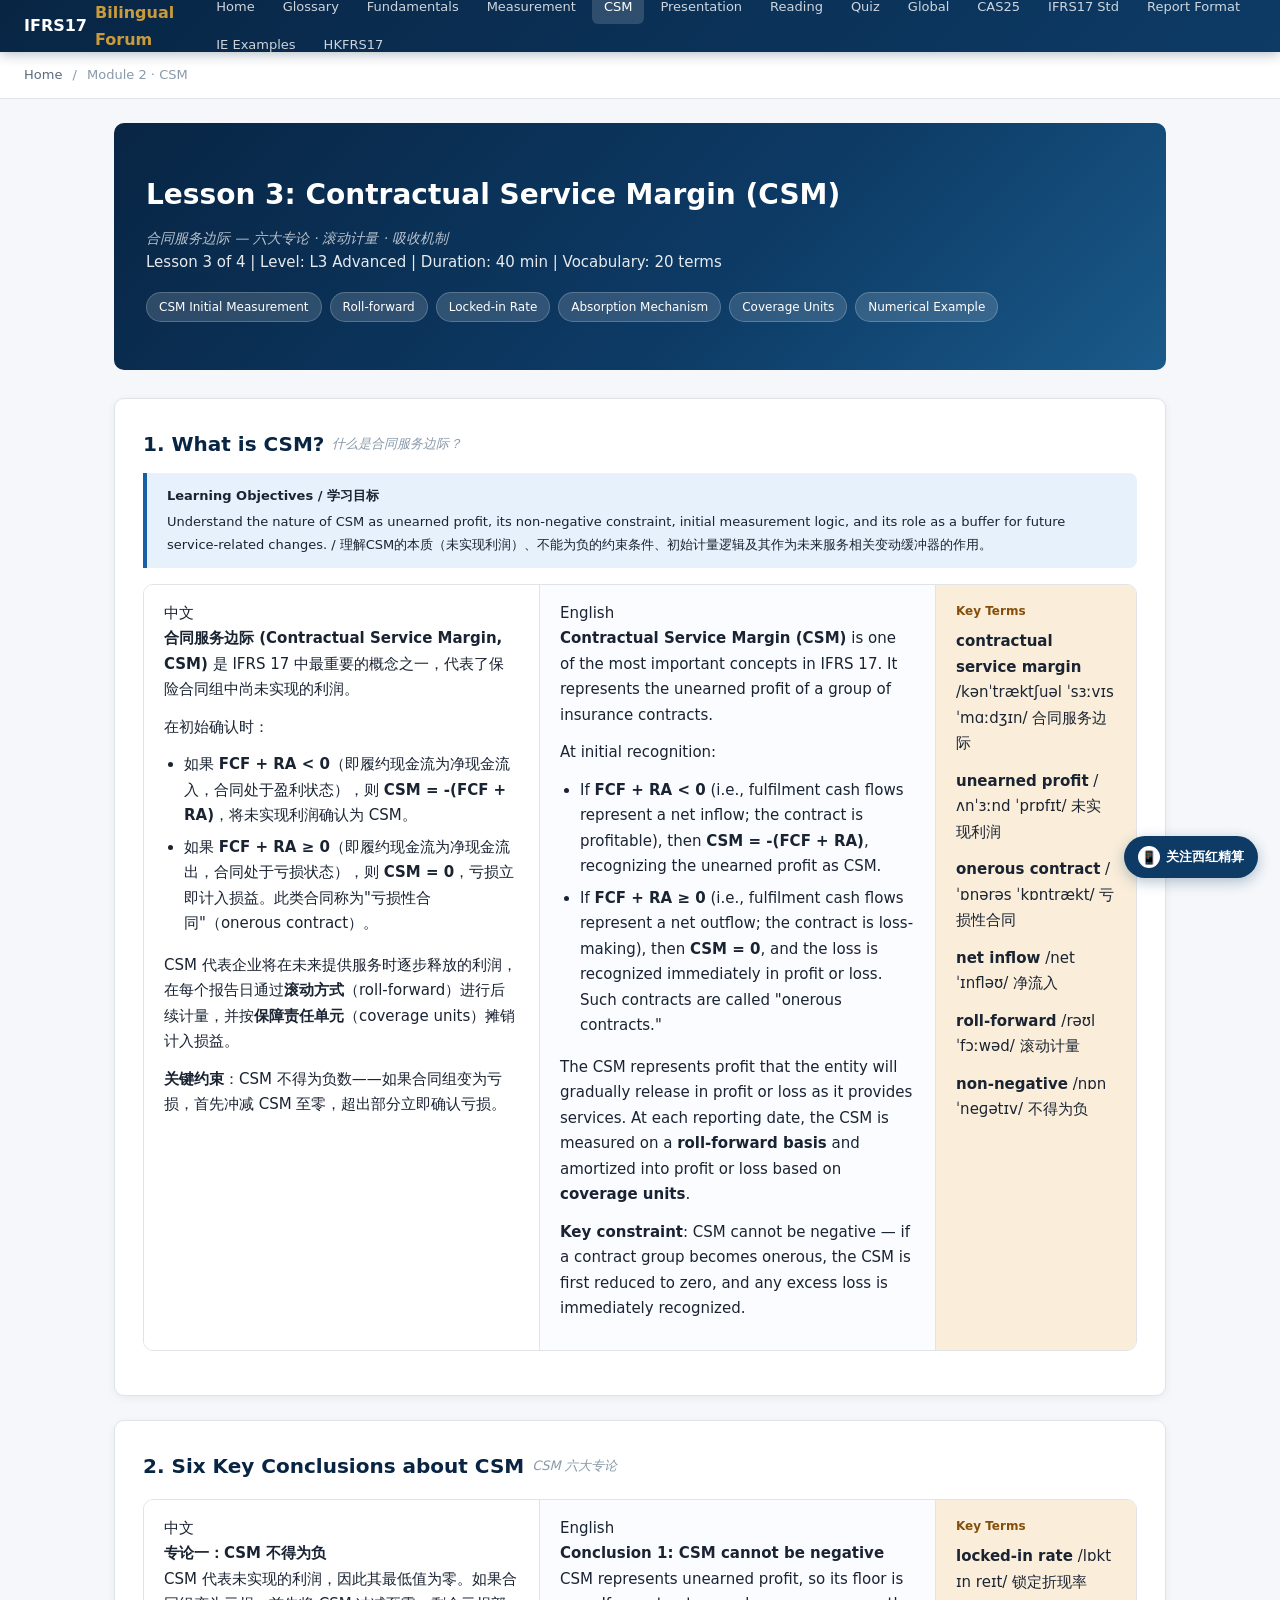
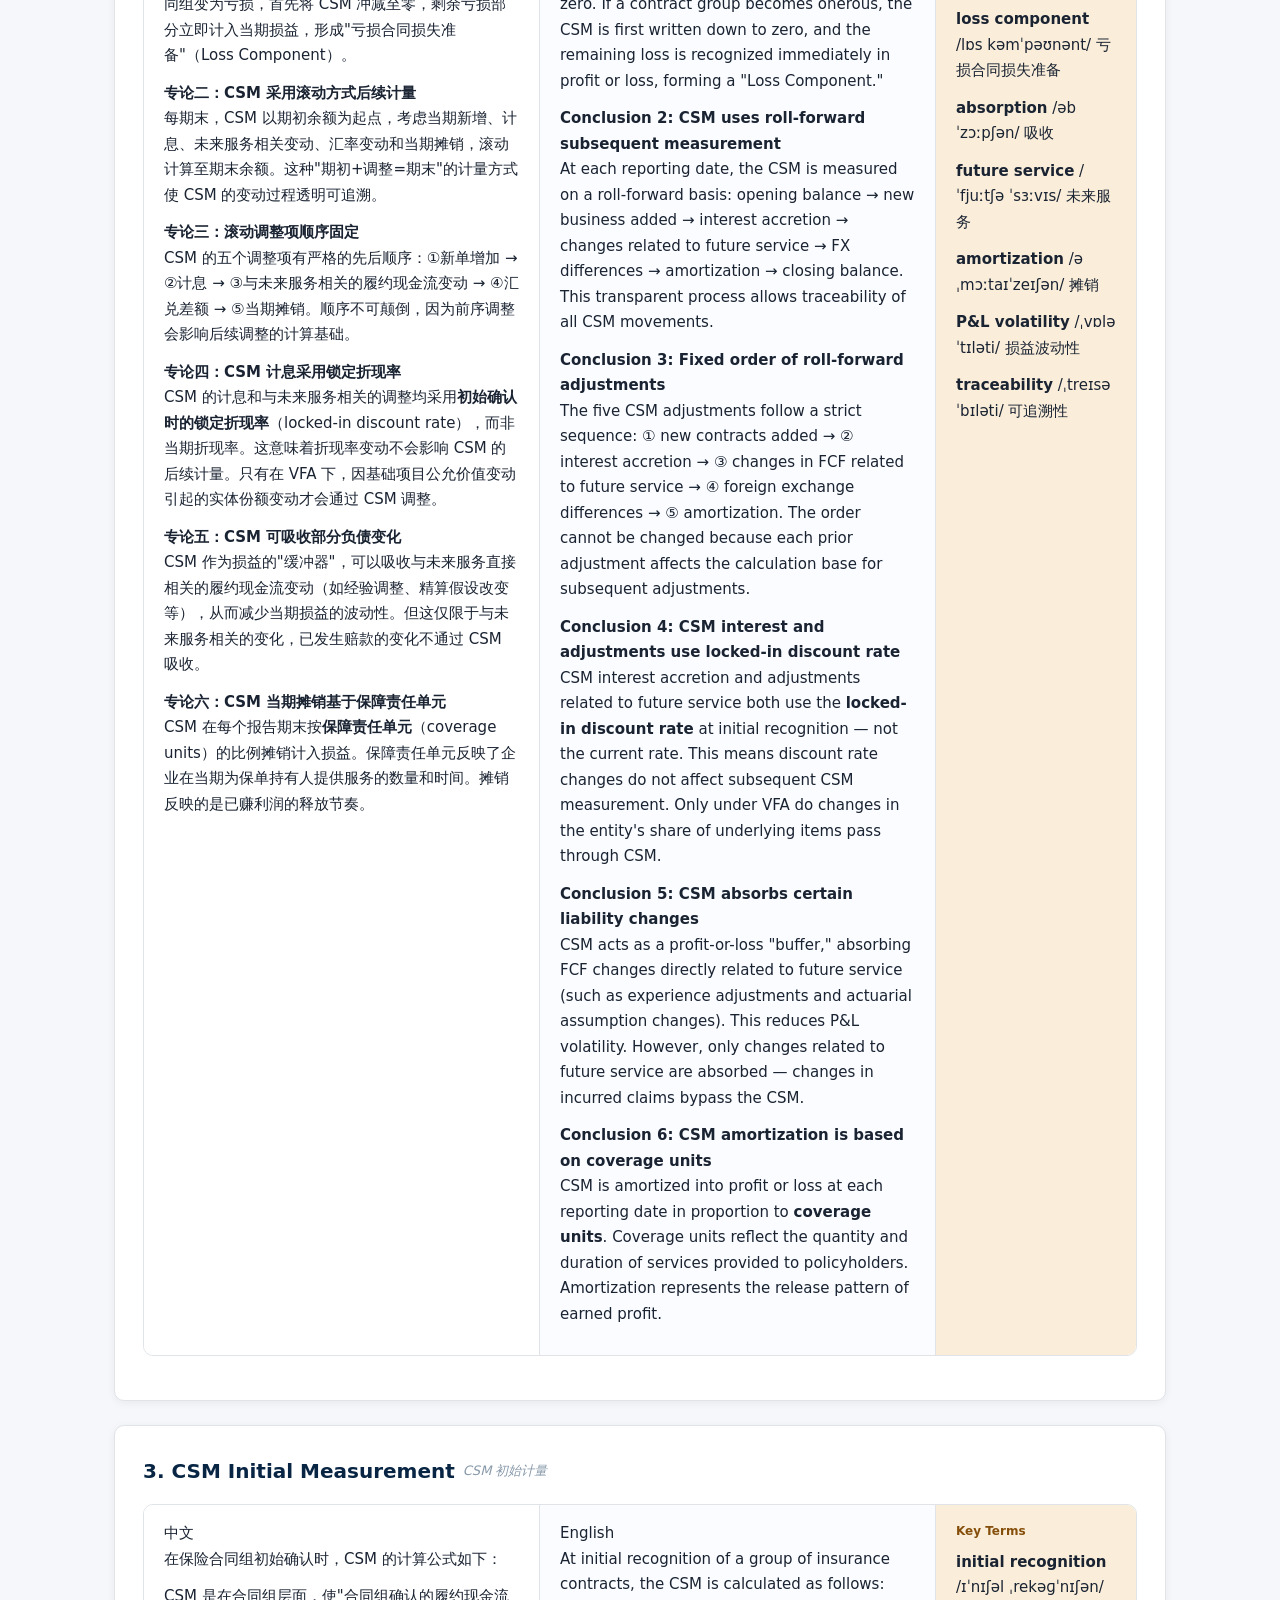
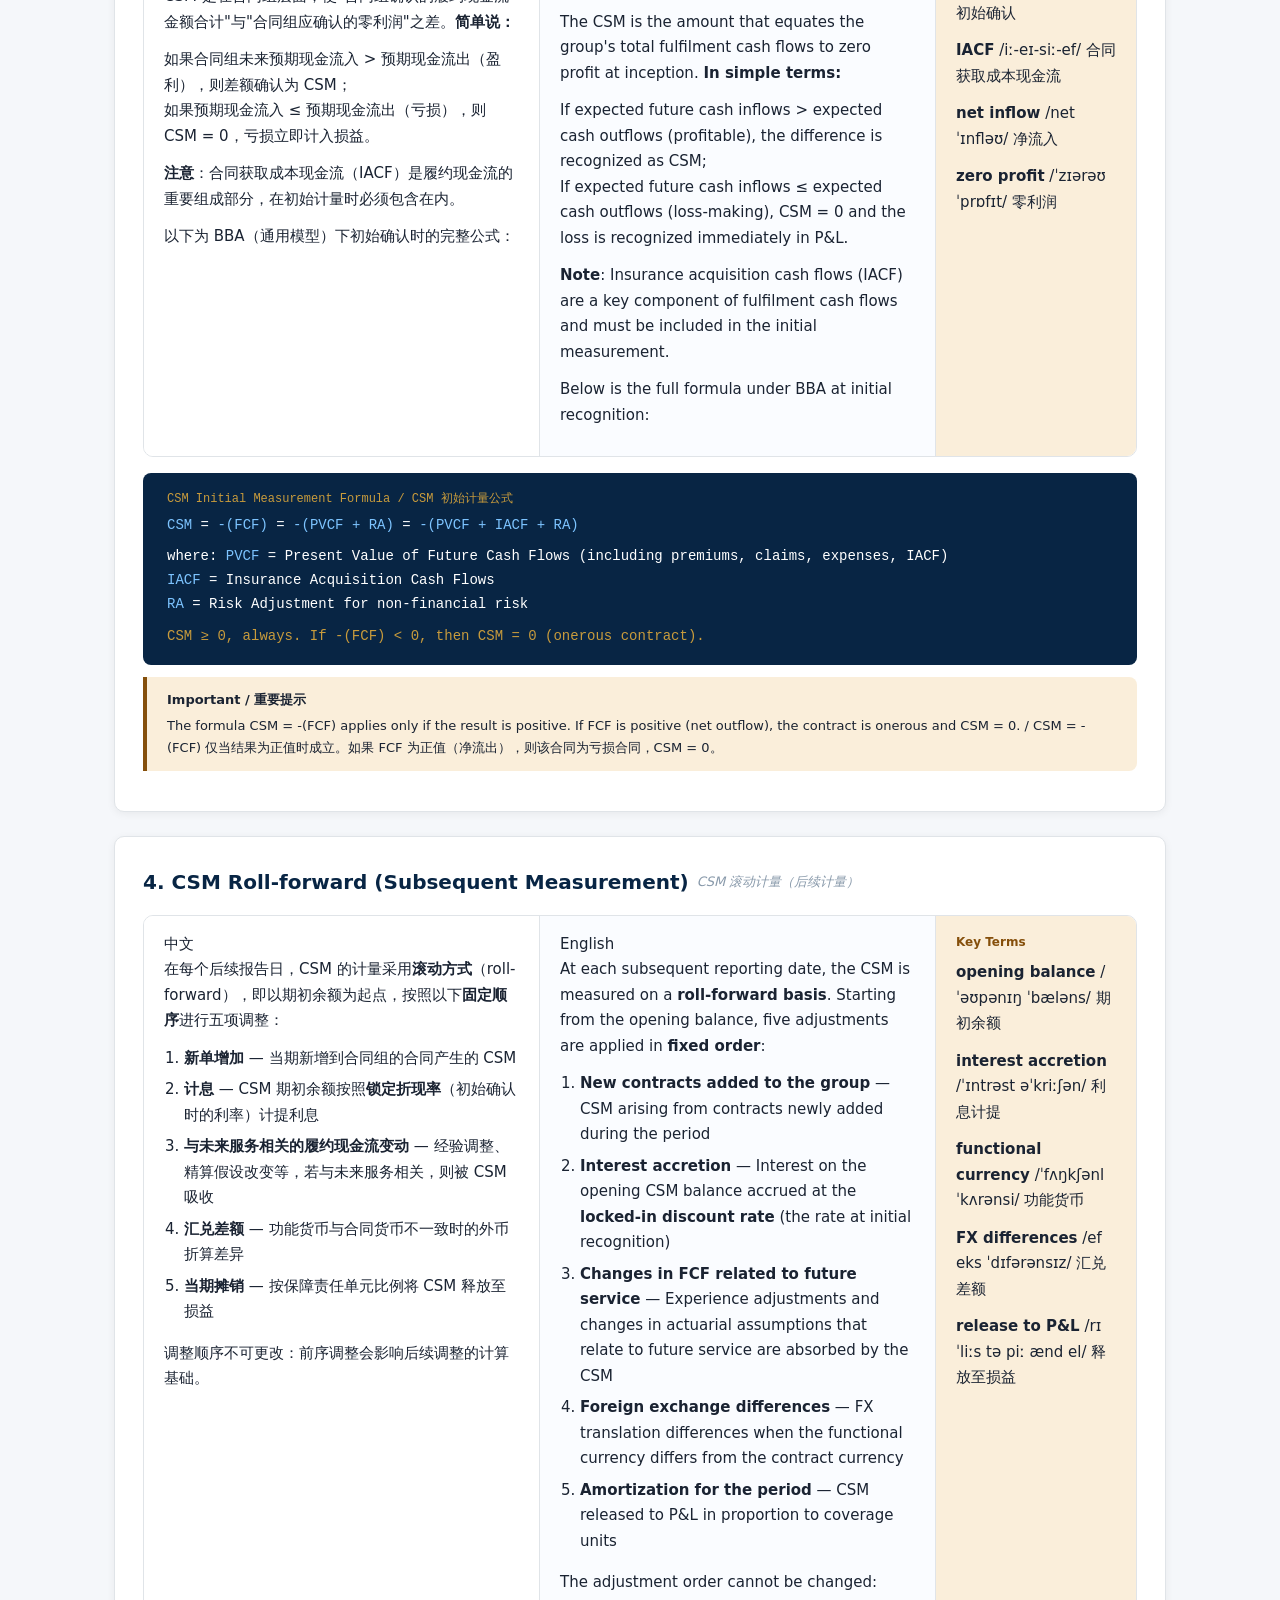
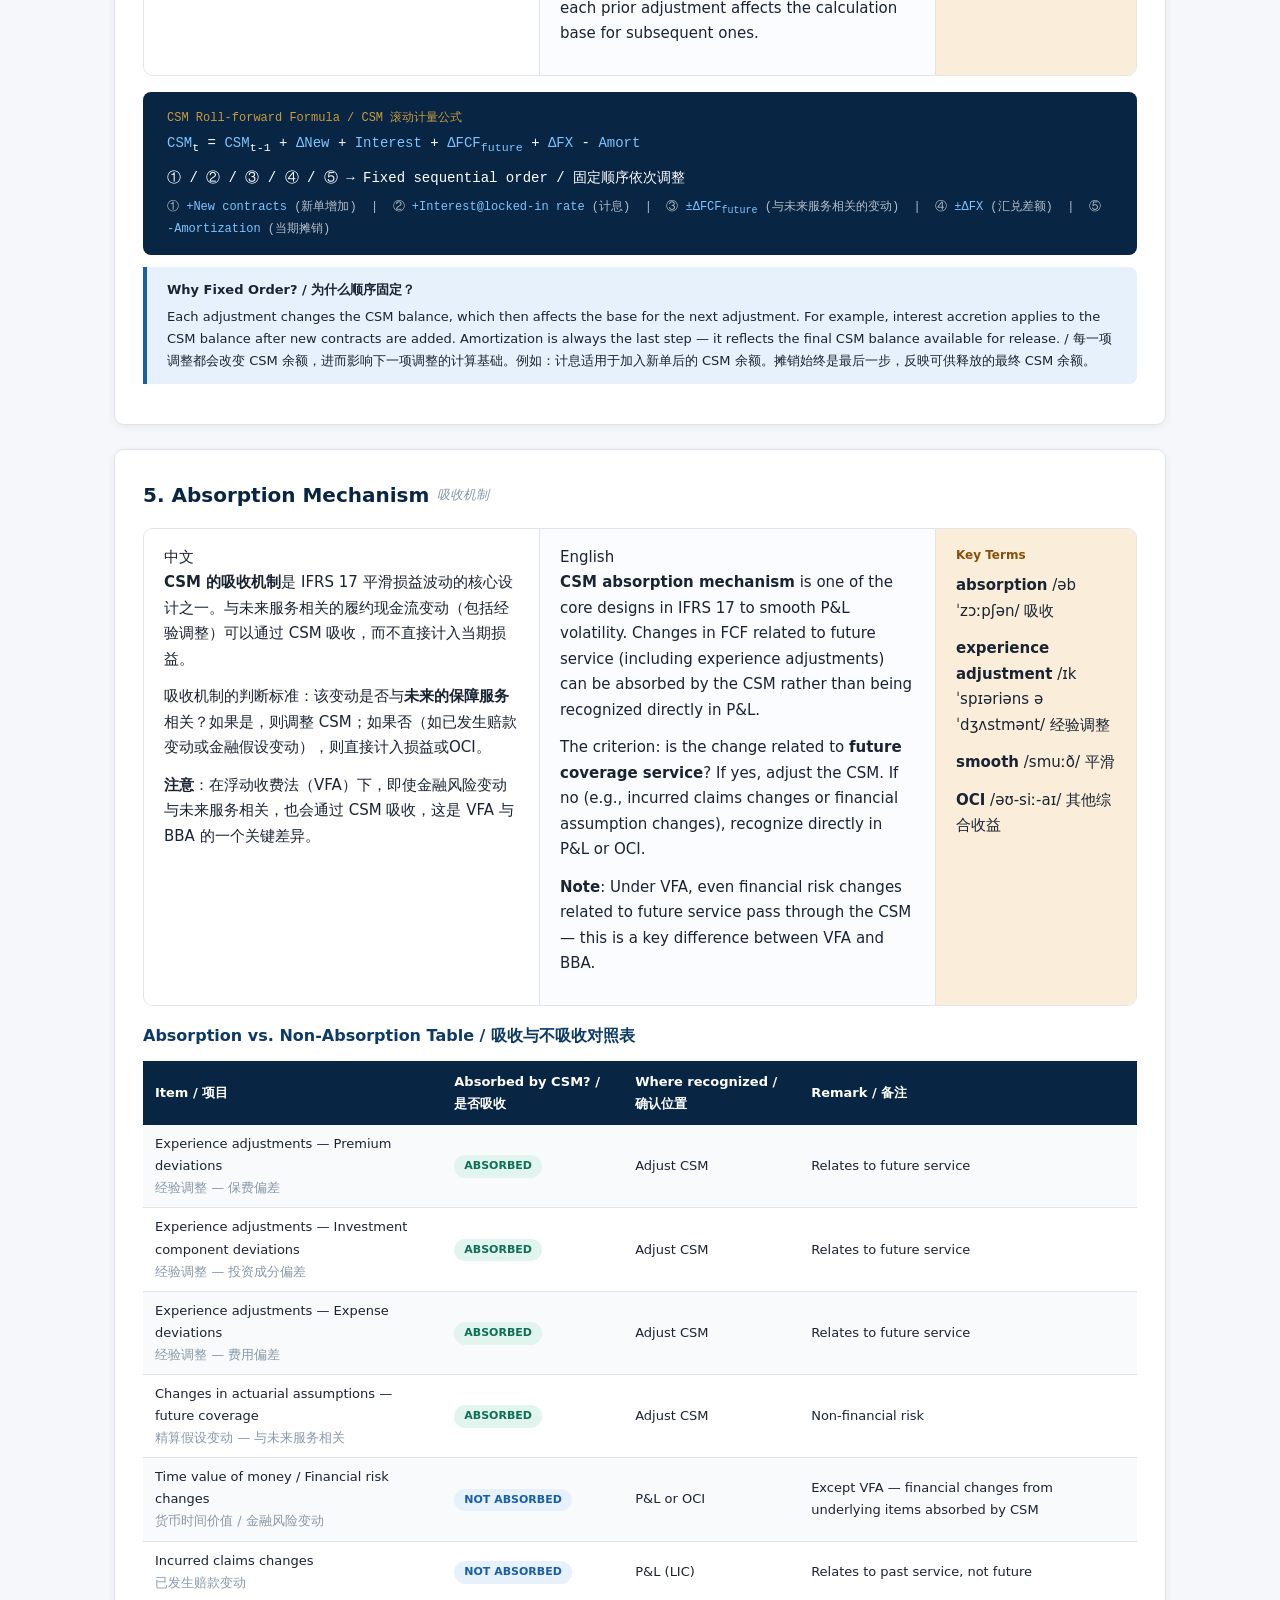
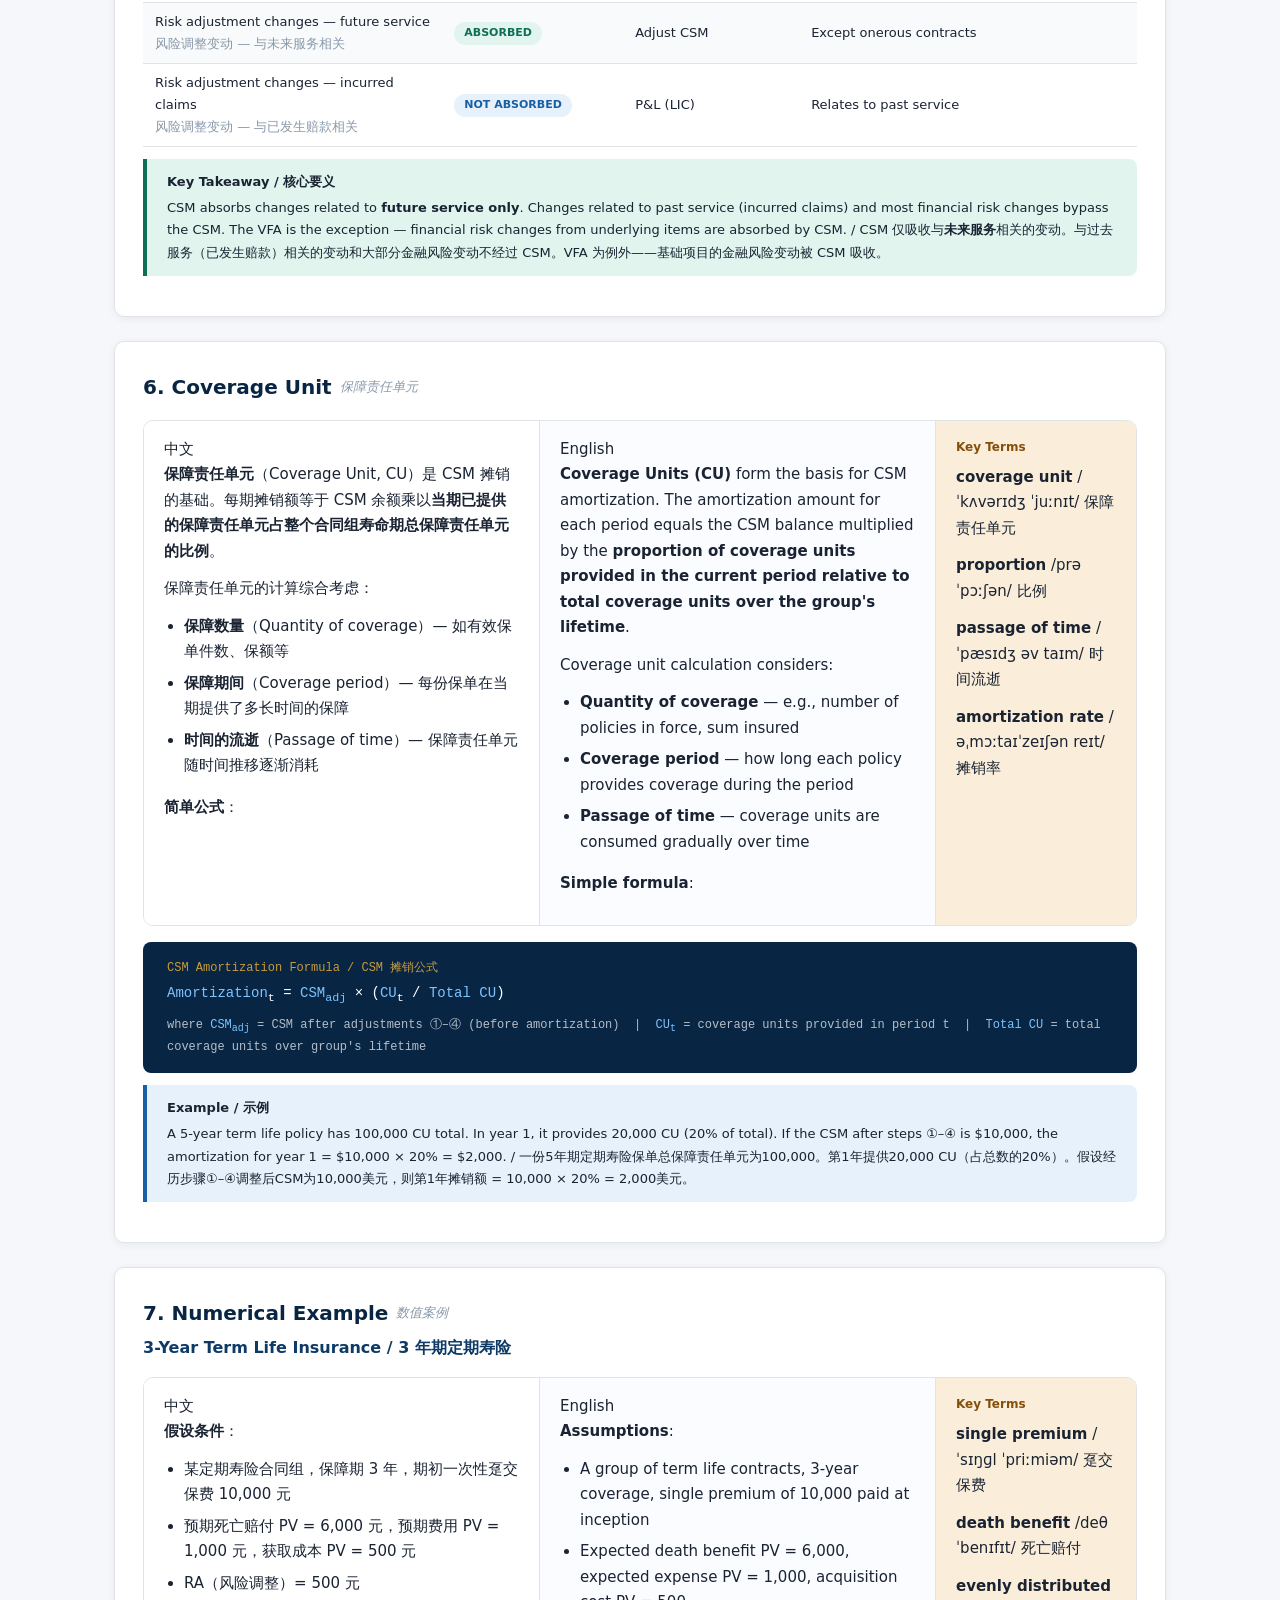
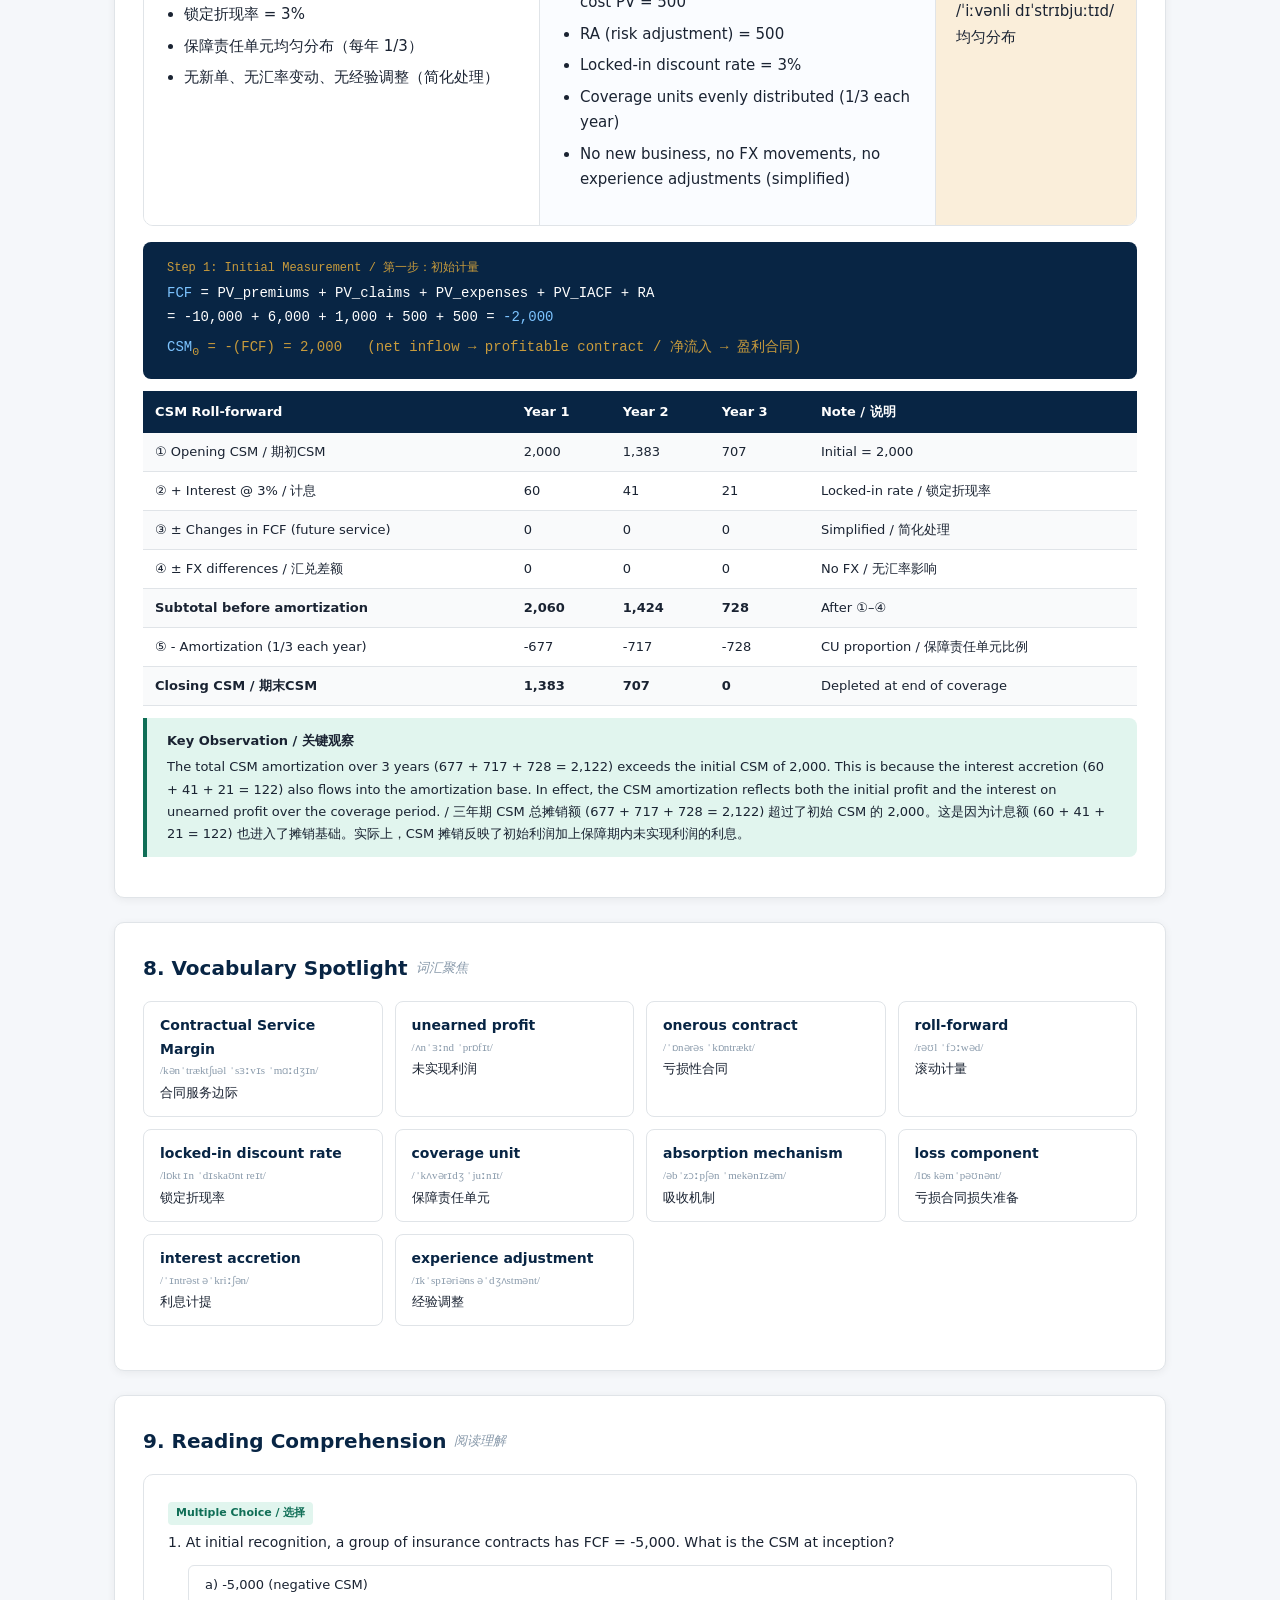
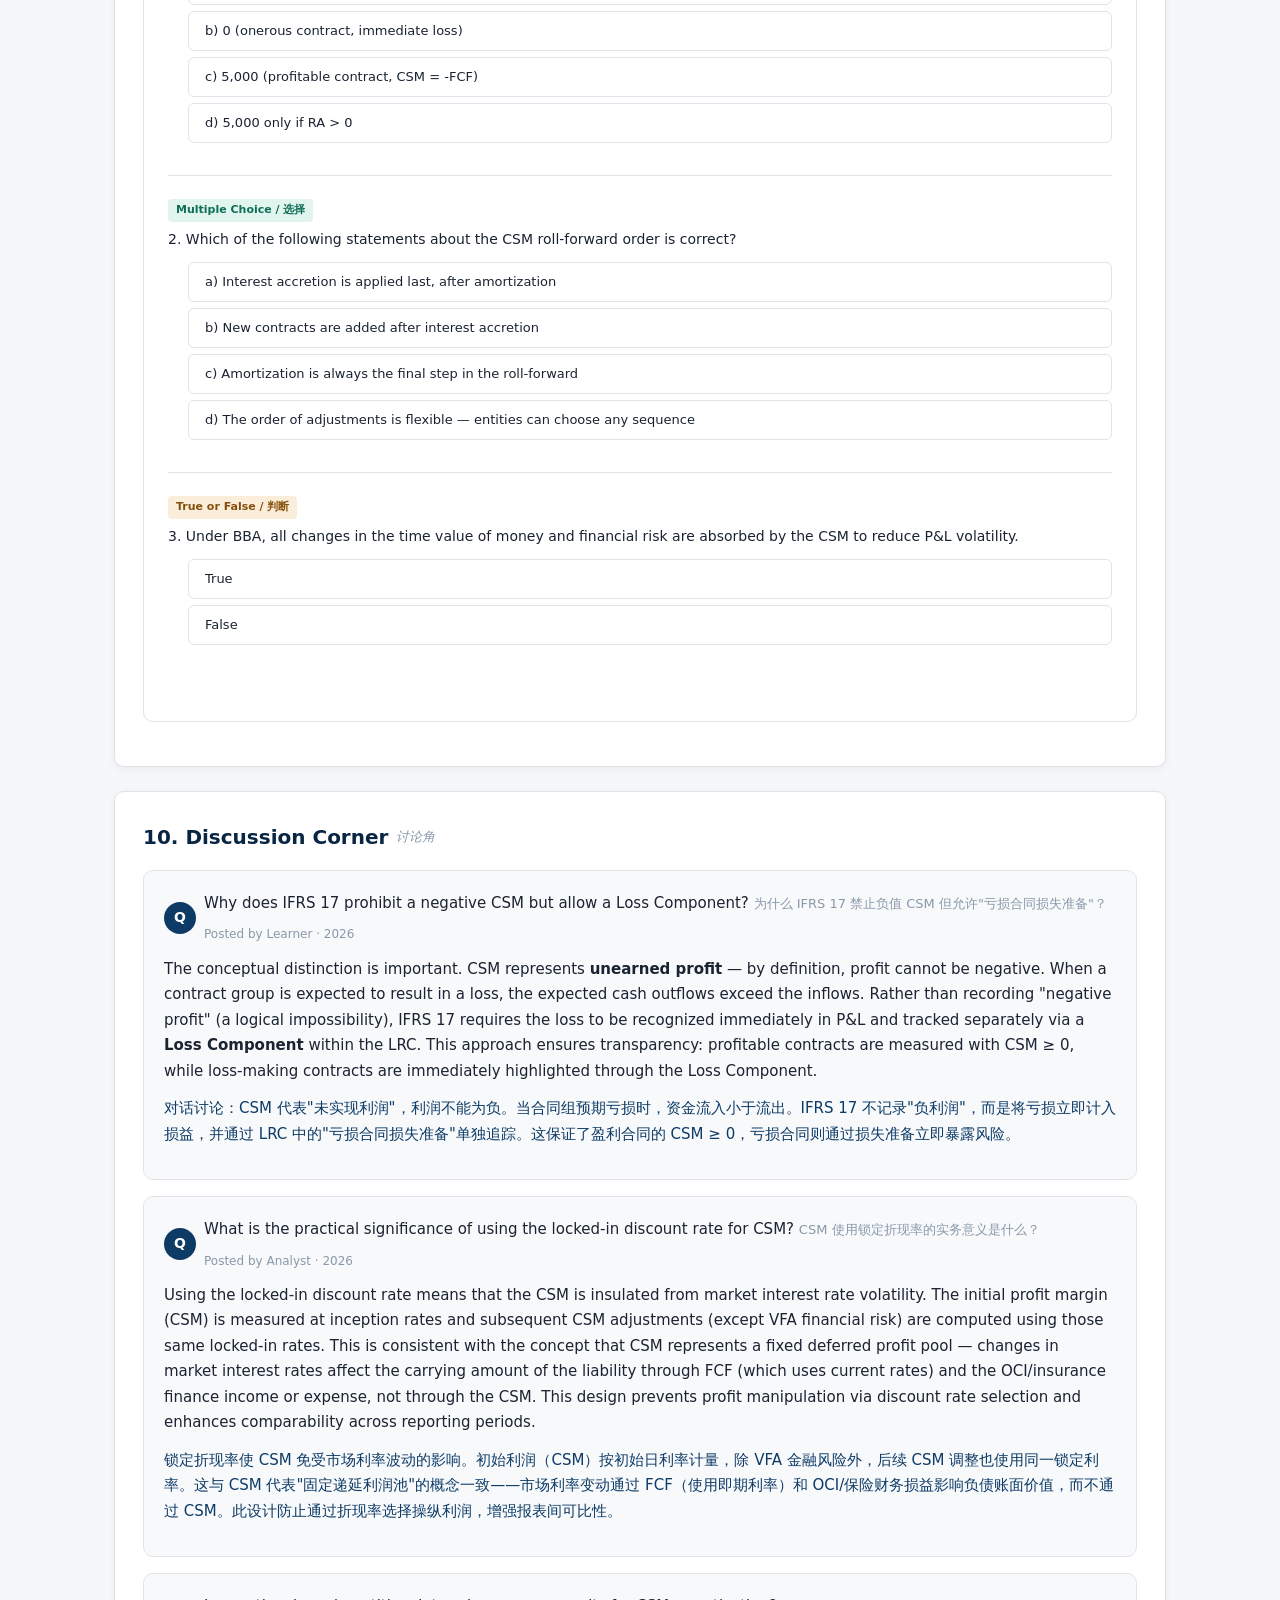
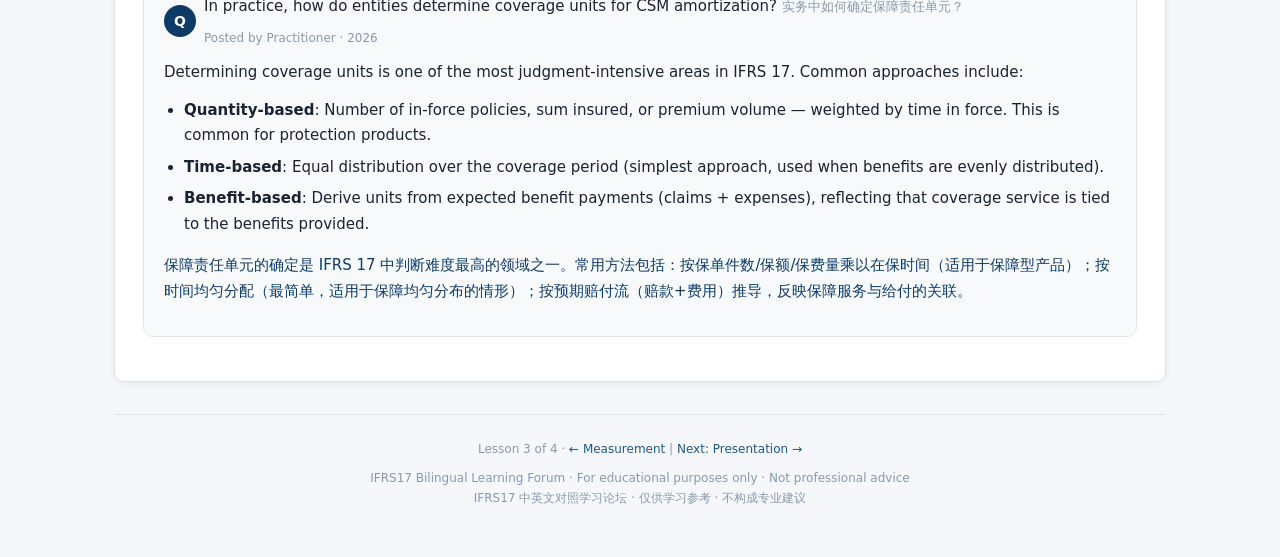
<file: 04-csm.html>
<!DOCTYPE html>
<html lang="zh-CN">
<head>
<meta charset="UTF-8">
<meta name="viewport" content="width=device-width, initial-scale=1.0">
<title>CSM Deep Dive | 合同服务边际深度专题</title>
<link rel="stylesheet" href="style.css">
</head>
<body>
<nav class="top-nav">
  <div class="brand">IFRS17 <span>Bilingual Forum</span></div>
  <div class="nav-links">
    <a href="index.html">Home</a><a href="01-glossary.html">Glossary</a><a href="02-fundamentals.html">Fundamentals</a><a href="03-measurement.html">Measurement</a><a href="04-csm.html" class="active">CSM</a><a href="05-presentation.html">Presentation</a><a href="06-reading.html">Reading</a><a href="07-quiz.html">Quiz</a><a href="08-global.html">Global</a>
    <a href="09-cas25-english.html">CAS25</a>
    <a href="10-ifrs17-chinese.html">IFRS17 Std</a>
    <a href="11-financial-statements.html">Report Format</a>
    <a href="12-illustrative-examples.html">IE Examples</a>
    <a href="13-hkfrs17.html">HKFRS17</a>
  </div>
</nav>
<div class="breadcrumb"><a href="index.html">Home</a> <span class="sep">/</span> Module 2 · CSM</div>
<div class="container">

<div class="hero">
  <h1>Lesson 3: Contractual Service Margin (CSM)</h1>
  <div class="en-title">合同服务边际 — 六大专论 · 滚动计量 · 吸收机制</div>
  <p class="subtitle">Lesson 3 of 4 | Level: L3 Advanced | Duration: 40 min | Vocabulary: 20 terms</p>
  <div class="hero-tags">
    <span class="tag">CSM Initial Measurement</span>
    <span class="tag">Roll-forward</span>
    <span class="tag">Locked-in Rate</span>
    <span class="tag">Absorption Mechanism</span>
    <span class="tag">Coverage Units</span>
    <span class="tag">Numerical Example</span>
  </div>
</div>

<div class="section">
<h2>1. What is CSM? <span class="en">什么是合同服务边际？</span></h2>
<div class="callout info"><div class="title">Learning Objectives / 学习目标</div>
<p>Understand the nature of CSM as unearned profit, its non-negative constraint, initial measurement logic, and its role as a buffer for future service-related changes. / 理解CSM的本质（未实现利润）、不能为负的约束条件、初始计量逻辑及其作为未来服务相关变动缓冲器的作用。</p></div>

<div class="trilingual">
<div class="col col-cn"><div class="lang-tab">中文</div>
<p><strong>合同服务边际 (Contractual Service Margin, CSM)</strong> 是 IFRS 17 中最重要的概念之一，代表了保险合同组中尚未实现的利润。</p>
<p>在初始确认时：</p>
<ul>
<li>如果 <strong>FCF + RA &lt; 0</strong>（即履约现金流为净现金流入，合同处于盈利状态），则 <strong>CSM = -(FCF + RA)</strong>，将未实现利润确认为 CSM。</li>
<li>如果 <strong>FCF + RA &ge; 0</strong>（即履约现金流为净现金流出，合同处于亏损状态），则 <strong>CSM = 0</strong>，亏损立即计入损益。此类合同称为"亏损性合同"（onerous contract）。</li>
</ul>
<p>CSM 代表企业将在未来提供服务时逐步释放的利润，在每个报告日通过<strong>滚动方式</strong>（roll-forward）进行后续计量，并按<strong>保障责任单元</strong>（coverage units）摊销计入损益。</p>
<p><strong>关键约束</strong>：CSM 不得为负数——如果合同组变为亏损，首先冲减 CSM 至零，超出部分立即确认亏损。</p>
</div>
<div class="col col-en"><div class="lang-tab">English</div>
<p><strong>Contractual Service Margin (CSM)</strong> is one of the most important concepts in IFRS 17. It represents the unearned profit of a group of insurance contracts.</p>
<p>At initial recognition:</p>
<ul>
<li>If <strong>FCF + RA &lt; 0</strong> (i.e., fulfilment cash flows represent a net inflow; the contract is profitable), then <strong>CSM = -(FCF + RA)</strong>, recognizing the unearned profit as CSM.</li>
<li>If <strong>FCF + RA &ge; 0</strong> (i.e., fulfilment cash flows represent a net outflow; the contract is loss-making), then <strong>CSM = 0</strong>, and the loss is recognized immediately in profit or loss. Such contracts are called "onerous contracts."</li>
</ul>
<p>The CSM represents profit that the entity will gradually release in profit or loss as it provides services. At each reporting date, the CSM is measured on a <strong>roll-forward basis</strong> and amortized into profit or loss based on <strong>coverage units</strong>.</p>
<p><strong>Key constraint</strong>: CSM cannot be negative — if a contract group becomes onerous, the CSM is first reduced to zero, and any excess loss is immediately recognized.</p>
</div>
<div class="col col-terms"><h4>Key Terms</h4>
<p><strong>contractual service margin</strong> /kənˈtræktʃuəl ˈsɜːvɪs ˈmɑːdʒɪn/ 合同服务边际</p>
<p><strong>unearned profit</strong> /ʌnˈɜːnd ˈprɒfɪt/ 未实现利润</p>
<p><strong>onerous contract</strong> /ˈɒnərəs ˈkɒntrækt/ 亏损性合同</p>
<p><strong>net inflow</strong> /net ˈɪnfləʊ/ 净流入</p>
<p><strong>roll-forward</strong> /rəʊl ˈfɔːwəd/ 滚动计量</p>
<p><strong>non-negative</strong> /nɒn ˈneɡətɪv/ 不得为负</p>
</div>
</div>
</div>

<div class="section">
<h2>2. Six Key Conclusions about CSM <span class="en">CSM 六大专论</span></h2>

<div class="trilingual">
<div class="col col-cn"><div class="lang-tab">中文</div>
<p><strong>专论一：CSM 不得为负</strong><br>CSM 代表未实现的利润，因此其最低值为零。如果合同组变为亏损，首先将 CSM 冲减至零，剩余亏损部分立即计入当期损益，形成"亏损合同损失准备"（Loss Component）。</p>
<p><strong>专论二：CSM 采用滚动方式后续计量</strong><br>每期末，CSM 以期初余额为起点，考虑当期新增、计息、未来服务相关变动、汇率变动和当期摊销，滚动计算至期末余额。这种"期初+调整=期末"的计量方式使 CSM 的变动过程透明可追溯。</p>
<p><strong>专论三：滚动调整项顺序固定</strong><br>CSM 的五个调整项有严格的先后顺序：①新单增加 → ②计息 → ③与未来服务相关的履约现金流变动 → ④汇兑差额 → ⑤当期摊销。顺序不可颠倒，因为前序调整会影响后续调整的计算基础。</p>
<p><strong>专论四：CSM 计息采用锁定折现率</strong><br>CSM 的计息和与未来服务相关的调整均采用<strong>初始确认时的锁定折现率</strong>（locked-in discount rate），而非当期折现率。这意味着折现率变动不会影响 CSM 的后续计量。只有在 VFA 下，因基础项目公允价值变动引起的实体份额变动才会通过 CSM 调整。</p>
<p><strong>专论五：CSM 可吸收部分负债变化</strong><br>CSM 作为损益的"缓冲器"，可以吸收与未来服务直接相关的履约现金流变动（如经验调整、精算假设改变等），从而减少当期损益的波动性。但这仅限于与未来服务相关的变化，已发生赔款的变化不通过 CSM 吸收。</p>
<p><strong>专论六：CSM 当期摊销基于保障责任单元</strong><br>CSM 在每个报告期末按<strong>保障责任单元</strong>（coverage units）的比例摊销计入损益。保障责任单元反映了企业在当期为保单持有人提供服务的数量和时间。摊销反映的是已赚利润的释放节奏。</p>
</div>
<div class="col col-en"><div class="lang-tab">English</div>
<p><strong>Conclusion 1: CSM cannot be negative</strong><br>CSM represents unearned profit, so its floor is zero. If a contract group becomes onerous, the CSM is first written down to zero, and the remaining loss is recognized immediately in profit or loss, forming a "Loss Component."</p>
<p><strong>Conclusion 2: CSM uses roll-forward subsequent measurement</strong><br>At each reporting date, the CSM is measured on a roll-forward basis: opening balance → new business added → interest accretion → changes related to future service → FX differences → amortization → closing balance. This transparent process allows traceability of all CSM movements.</p>
<p><strong>Conclusion 3: Fixed order of roll-forward adjustments</strong><br>The five CSM adjustments follow a strict sequence: ① new contracts added → ② interest accretion → ③ changes in FCF related to future service → ④ foreign exchange differences → ⑤ amortization. The order cannot be changed because each prior adjustment affects the calculation base for subsequent adjustments.</p>
<p><strong>Conclusion 4: CSM interest and adjustments use locked-in discount rate</strong><br>CSM interest accretion and adjustments related to future service both use the <strong>locked-in discount rate</strong> at initial recognition — not the current rate. This means discount rate changes do not affect subsequent CSM measurement. Only under VFA do changes in the entity's share of underlying items pass through CSM.</p>
<p><strong>Conclusion 5: CSM absorbs certain liability changes</strong><br>CSM acts as a profit-or-loss "buffer," absorbing FCF changes directly related to future service (such as experience adjustments and actuarial assumption changes). This reduces P&L volatility. However, only changes related to future service are absorbed — changes in incurred claims bypass the CSM.</p>
<p><strong>Conclusion 6: CSM amortization is based on coverage units</strong><br>CSM is amortized into profit or loss at each reporting date in proportion to <strong>coverage units</strong>. Coverage units reflect the quantity and duration of services provided to policyholders. Amortization represents the release pattern of earned profit.</p>
</div>
<div class="col col-terms"><h4>Key Terms</h4>
<p><strong>locked-in rate</strong> /lɒkt ɪn reɪt/ 锁定折现率</p>
<p><strong>loss component</strong> /lɒs kəmˈpəʊnənt/ 亏损合同损失准备</p>
<p><strong>absorption</strong> /əbˈzɔːpʃən/ 吸收</p>
<p><strong>future service</strong> /ˈfjuːtʃə ˈsɜːvɪs/ 未来服务</p>
<p><strong>amortization</strong> /əˌmɔːtaɪˈzeɪʃən/ 摊销</p>
<p><strong>P&L volatility</strong> /ˌvɒləˈtɪləti/ 损益波动性</p>
<p><strong>traceability</strong> /ˌtreɪsəˈbɪləti/ 可追溯性</p>
</div>
</div>
</div>

<div class="section">
<h2>3. CSM Initial Measurement <span class="en">CSM 初始计量</span></h2>
<div class="trilingual">
<div class="col col-cn"><div class="lang-tab">中文</div>
<p>在保险合同组初始确认时，CSM 的计算公式如下：</p>
<p>CSM 是在合同组层面，使"合同组确认的履约现金流金额合计"与"合同组应确认的零利润"之差。<strong>简单说：</strong></p>
<p>如果合同组未来预期现金流入 &gt; 预期现金流出（盈利），则差额确认为 CSM；<br>如果预期现金流入 &le; 预期现金流出（亏损），则 CSM = 0，亏损立即计入损益。</p>
<p><strong>注意</strong>：合同获取成本现金流（IACF）是履约现金流的重要组成部分，在初始计量时必须包含在内。</p>
<p>以下为 BBA（通用模型）下初始确认时的完整公式：</p>
</div>
<div class="col col-en"><div class="lang-tab">English</div>
<p>At initial recognition of a group of insurance contracts, the CSM is calculated as follows:</p>
<p>The CSM is the amount that equates the group's total fulfilment cash flows to zero profit at inception. <strong>In simple terms:</strong></p>
<p>If expected future cash inflows &gt; expected cash outflows (profitable), the difference is recognized as CSM;<br>If expected future cash inflows &le; expected cash outflows (loss-making), CSM = 0 and the loss is recognized immediately in P&L.</p>
<p><strong>Note</strong>: Insurance acquisition cash flows (IACF) are a key component of fulfilment cash flows and must be included in the initial measurement.</p>
<p>Below is the full formula under BBA at initial recognition:</p>
</div>
<div class="col col-terms"><h4>Key Terms</h4>
<p><strong>initial recognition</strong> /ɪˈnɪʃəl ˌrekəɡˈnɪʃən/ 初始确认</p>
<p><strong>IACF</strong> /iː-eɪ-siː-ef/ 合同获取成本现金流</p>
<p><strong>net inflow</strong> /net ˈɪnfləʊ/ 净流入</p>
<p><strong>zero profit</strong> /ˈzɪərəʊ ˈprɒfɪt/ 零利润</p>
</div>
</div>

<div class="formula">
<div class="label">CSM Initial Measurement Formula / CSM 初始计量公式</div>
<div class="eq"><span class="var">CSM</span> = <span class="var">-(FCF)</span> = <span class="var">-(PVCF + RA)</span> = <span class="var">-(PVCF + IACF + RA)</span></div>
<div class="eq" style="margin-top:8px">where: <span class="var">PVCF</span> = Present Value of Future Cash Flows (including premiums, claims, expenses, IACF)</div>
<div class="eq"><span class="var">IACF</span> = Insurance Acquisition Cash Flows</div>
<div class="eq"><span class="var">RA</span> = Risk Adjustment for non-financial risk</div>
<div class="eq" style="margin-top:8px;color:var(--c-accent);">CSM &ge; 0, always. If -(FCF) &lt; 0, then CSM = 0 (onerous contract).</div>
</div>

<div class="callout warning">
<div class="title">Important / 重要提示</div>
<p>The formula CSM = -(FCF) applies only if the result is positive. If FCF is positive (net outflow), the contract is onerous and CSM = 0. / CSM = -(FCF) 仅当结果为正值时成立。如果 FCF 为正值（净流出），则该合同为亏损合同，CSM = 0。</p>
</div>
</div>

<div class="section">
<h2>4. CSM Roll-forward (Subsequent Measurement) <span class="en">CSM 滚动计量（后续计量）</span></h2>
<div class="trilingual">
<div class="col col-cn"><div class="lang-tab">中文</div>
<p>在每个后续报告日，CSM 的计量采用<strong>滚动方式</strong>（roll-forward），即以期初余额为起点，按照以下<strong>固定顺序</strong>进行五项调整：</p>
<ol>
<li><strong>新单增加</strong> — 当期新增到合同组的合同产生的 CSM</li>
<li><strong>计息</strong> — CSM 期初余额按照<strong>锁定折现率</strong>（初始确认时的利率）计提利息</li>
<li><strong>与未来服务相关的履约现金流变动</strong> — 经验调整、精算假设改变等，若与未来服务相关，则被 CSM 吸收</li>
<li><strong>汇兑差额</strong> — 功能货币与合同货币不一致时的外币折算差异</li>
<li><strong>当期摊销</strong> — 按保障责任单元比例将 CSM 释放至损益</li>
</ol>
<p>调整顺序不可更改：前序调整会影响后续调整的计算基础。</p>
</div>
<div class="col col-en"><div class="lang-tab">English</div>
<p>At each subsequent reporting date, the CSM is measured on a <strong>roll-forward basis</strong>. Starting from the opening balance, five adjustments are applied in <strong>fixed order</strong>:</p>
<ol>
<li><strong>New contracts added to the group</strong> — CSM arising from contracts newly added during the period</li>
<li><strong>Interest accretion</strong> — Interest on the opening CSM balance accrued at the <strong>locked-in discount rate</strong> (the rate at initial recognition)</li>
<li><strong>Changes in FCF related to future service</strong> — Experience adjustments and changes in actuarial assumptions that relate to future service are absorbed by the CSM</li>
<li><strong>Foreign exchange differences</strong> — FX translation differences when the functional currency differs from the contract currency</li>
<li><strong>Amortization for the period</strong> — CSM released to P&L in proportion to coverage units</li>
</ol>
<p>The adjustment order cannot be changed: each prior adjustment affects the calculation base for subsequent ones.</p>
</div>
<div class="col col-terms"><h4>Key Terms</h4>
<p><strong>opening balance</strong> /ˈəʊpənɪŋ ˈbæləns/ 期初余额</p>
<p><strong>interest accretion</strong> /ˈɪntrəst əˈkriːʃən/ 利息计提</p>
<p><strong>functional currency</strong> /ˈfʌŋkʃənl ˈkʌrənsi/ 功能货币</p>
<p><strong>FX differences</strong> /ef eks ˈdɪfərənsɪz/ 汇兑差额</p>
<p><strong>release to P&L</strong> /rɪˈliːs tə piː ænd el/ 释放至损益</p>
</div>
</div>

<div class="formula">
<div class="label">CSM Roll-forward Formula / CSM 滚动计量公式</div>
<div class="eq"><span class="var">CSM</span><sub>t</sub> = <span class="var">CSM</span><sub>t-1</sub> + <span class="var">&Delta;New</span> + <span class="var">Interest</span> + <span class="var">&Delta;FCF<sub>future</sub></span> + <span class="var">&Delta;FX</span> - <span class="var">Amort</span></div>
<div class="eq" style="margin-top:8px;">① / ② / ③ / ④ / ⑤ → Fixed sequential order / 固定顺序依次调整</div>
<div class="eq" style="margin-top:6px;font-size:12px;color:rgba(255,255,255,0.7);">
  ① <span class="var">+New contracts</span> (新单增加) &nbsp;|&nbsp;
  ② <span class="var">+Interest@locked-in rate</span> (计息) &nbsp;|&nbsp;
  ③ <span class="var">±&Delta;FCF<sub>future</sub></span> (与未来服务相关的变动) &nbsp;|&nbsp;
  ④ <span class="var">±&Delta;FX</span> (汇兑差额) &nbsp;|&nbsp;
  ⑤ <span class="var">-Amortization</span> (当期摊销)
</div>
</div>

<div class="callout info">
<div class="title">Why Fixed Order? / 为什么顺序固定？</div>
<p>Each adjustment changes the CSM balance, which then affects the base for the next adjustment. For example, interest accretion applies to the CSM balance after new contracts are added. Amortization is always the last step — it reflects the final CSM balance available for release. / 每一项调整都会改变 CSM 余额，进而影响下一项调整的计算基础。例如：计息适用于加入新单后的 CSM 余额。摊销始终是最后一步，反映可供释放的最终 CSM 余额。</p>
</div>
</div>

<div class="section">
<h2>5. Absorption Mechanism <span class="en">吸收机制</span></h2>
<div class="trilingual">
<div class="col col-cn"><div class="lang-tab">中文</div>
<p><strong>CSM 的吸收机制</strong>是 IFRS 17 平滑损益波动的核心设计之一。与未来服务相关的履约现金流变动（包括经验调整）可以通过 CSM 吸收，而不直接计入当期损益。</p>
<p>吸收机制的判断标准：该变动是否与<strong>未来的保障服务</strong>相关？如果是，则调整 CSM；如果否（如已发生赔款变动或金融假设变动），则直接计入损益或OCI。</p>
<p><strong>注意</strong>：在浮动收费法（VFA）下，即使金融风险变动与未来服务相关，也会通过 CSM 吸收，这是 VFA 与 BBA 的一个关键差异。</p>
</div>
<div class="col col-en"><div class="lang-tab">English</div>
<p><strong>CSM absorption mechanism</strong> is one of the core designs in IFRS 17 to smooth P&L volatility. Changes in FCF related to future service (including experience adjustments) can be absorbed by the CSM rather than being recognized directly in P&L.</p>
<p>The criterion: is the change related to <strong>future coverage service</strong>? If yes, adjust the CSM. If no (e.g., incurred claims changes or financial assumption changes), recognize directly in P&L or OCI.</p>
<p><strong>Note</strong>: Under VFA, even financial risk changes related to future service pass through the CSM — this is a key difference between VFA and BBA.</p>
</div>
<div class="col col-terms"><h4>Key Terms</h4>
<p><strong>absorption</strong> /əbˈzɔːpʃən/ 吸收</p>
<p><strong>experience adjustment</strong> /ɪkˈspɪəriəns əˈdʒʌstmənt/ 经验调整</p>
<p><strong>smooth</strong> /smuːð/ 平滑</p>
<p><strong>OCI</strong> /əʊ-siː-aɪ/ 其他综合收益</p>
</div>
</div>

<h3 style="margin-top:16px;">Absorption vs. Non-Absorption Table / 吸收与不吸收对照表</h3>
<table>
<tr><th>Item / 项目</th><th>Absorbed by CSM? / 是否吸收</th><th>Where recognized / 确认位置</th><th>Remark / 备注</th></tr>
<tr>
  <td>Experience adjustments — Premium deviations<br><span class="muted">经验调整 — 保费偏差</span></td>
  <td><span class="cat-badge insurance">ABSORBED</span></td>
  <td>Adjust CSM</td>
  <td>Relates to future service</td>
</tr>
<tr>
  <td>Experience adjustments — Investment component deviations<br><span class="muted">经验调整 — 投资成分偏差</span></td>
  <td><span class="cat-badge insurance">ABSORBED</span></td>
  <td>Adjust CSM</td>
  <td>Relates to future service</td>
</tr>
<tr>
  <td>Experience adjustments — Expense deviations<br><span class="muted">经验调整 — 费用偏差</span></td>
  <td><span class="cat-badge insurance">ABSORBED</span></td>
  <td>Adjust CSM</td>
  <td>Relates to future service</td>
</tr>
<tr>
  <td>Changes in actuarial assumptions — future coverage<br><span class="muted">精算假设变动 — 与未来服务相关</span></td>
  <td><span class="cat-badge insurance">ABSORBED</span></td>
  <td>Adjust CSM</td>
  <td>Non-financial risk</td>
</tr>
<tr>
  <td>Time value of money / Financial risk changes<br><span class="muted">货币时间价值 / 金融风险变动</span></td>
  <td><span class="cat-badge accounting">NOT ABSORBED</span></td>
  <td>P&L or OCI</td>
  <td>Except VFA — financial changes from underlying items absorbed by CSM</td>
</tr>
<tr>
  <td>Incurred claims changes<br><span class="muted">已发生赔款变动</span></td>
  <td><span class="cat-badge accounting">NOT ABSORBED</span></td>
  <td>P&L (LIC)</td>
  <td>Relates to past service, not future</td>
</tr>
<tr>
  <td>Risk adjustment changes — future service<br><span class="muted">风险调整变动 — 与未来服务相关</span></td>
  <td><span class="cat-badge insurance">ABSORBED</span></td>
  <td>Adjust CSM</td>
  <td>Except onerous contracts</td>
</tr>
<tr>
  <td>Risk adjustment changes — incurred claims<br><span class="muted">风险调整变动 — 与已发生赔款相关</span></td>
  <td><span class="cat-badge accounting">NOT ABSORBED</span></td>
  <td>P&L (LIC)</td>
  <td>Relates to past service</td>
</tr>
</table>

<div class="callout success">
<div class="title">Key Takeaway / 核心要义</div>
<p>CSM absorbs changes related to <strong>future service only</strong>. Changes related to past service (incurred claims) and most financial risk changes bypass the CSM. The VFA is the exception — financial risk changes from underlying items are absorbed by CSM. / CSM 仅吸收与<strong>未来服务</strong>相关的变动。与过去服务（已发生赔款）相关的变动和大部分金融风险变动不经过 CSM。VFA 为例外——基础项目的金融风险变动被 CSM 吸收。</p>
</div>
</div>

<div class="section">
<h2>6. Coverage Unit <span class="en">保障责任单元</span></h2>
<div class="trilingual">
<div class="col col-cn"><div class="lang-tab">中文</div>
<p><strong>保障责任单元</strong>（Coverage Unit, CU）是 CSM 摊销的基础。每期摊销额等于 CSM 余额乘以<strong>当期已提供的保障责任单元占整个合同组寿命期总保障责任单元的比例</strong>。</p>
<p>保障责任单元的计算综合考虑：</p>
<ul>
<li><strong>保障数量</strong>（Quantity of coverage）— 如有效保单件数、保额等</li>
<li><strong>保障期间</strong>（Coverage period）— 每份保单在当期提供了多长时间的保障</li>
<li><strong>时间的流逝</strong>（Passage of time）— 保障责任单元随时间推移逐渐消耗</li>
</ul>
<p><strong>简单公式</strong>：</p>
</div>
<div class="col col-en"><div class="lang-tab">English</div>
<p><strong>Coverage Units (CU)</strong> form the basis for CSM amortization. The amortization amount for each period equals the CSM balance multiplied by the <strong>proportion of coverage units provided in the current period relative to total coverage units over the group's lifetime</strong>.</p>
<p>Coverage unit calculation considers:</p>
<ul>
<li><strong>Quantity of coverage</strong> — e.g., number of policies in force, sum insured</li>
<li><strong>Coverage period</strong> — how long each policy provides coverage during the period</li>
<li><strong>Passage of time</strong> — coverage units are consumed gradually over time</li>
</ul>
<p><strong>Simple formula</strong>:</p>
</div>
<div class="col col-terms"><h4>Key Terms</h4>
<p><strong>coverage unit</strong> /ˈkʌvərɪdʒ ˈjuːnɪt/ 保障责任单元</p>
<p><strong>proportion</strong> /prəˈpɔːʃən/ 比例</p>
<p><strong>passage of time</strong> /ˈpæsɪdʒ əv taɪm/ 时间流逝</p>
<p><strong>amortization rate</strong> /əˌmɔːtaɪˈzeɪʃən reɪt/ 摊销率</p>
</div>
</div>

<div class="formula">
<div class="label">CSM Amortization Formula / CSM 摊销公式</div>
<div class="eq"><span class="var">Amortization</span><sub>t</sub> = <span class="var">CSM<sub>adj</sub></span> × (<span class="var">CU</span><sub>t</sub> / <span class="var">Total CU</span>)</div>
<div class="eq" style="margin-top:6px;font-size:12px;color:rgba(255,255,255,0.7);">
  where <span class="var">CSM<sub>adj</sub></span> = CSM after adjustments ①–④ (before amortization) &nbsp;|&nbsp;
  <span class="var">CU<sub>t</sub></span> = coverage units provided in period t &nbsp;|&nbsp;
  <span class="var">Total CU</span> = total coverage units over group's lifetime
</div>
</div>

<div class="callout info">
<div class="title">Example / 示例</div>
<p>A 5-year term life policy has 100,000 CU total. In year 1, it provides 20,000 CU (20% of total). If the CSM after steps ①–④ is $10,000, the amortization for year 1 = $10,000 × 20% = $2,000. / 一份5年期定期寿险保单总保障责任单元为100,000。第1年提供20,000 CU（占总数的20%）。假设经历步骤①–④调整后CSM为10,000美元，则第1年摊销额 = 10,000 × 20% = 2,000美元。</p>
</div>
</div>

<div class="section">
<h2>7. Numerical Example <span class="en">数值案例</span></h2>
<h3 style="margin-top:0;">3-Year Term Life Insurance / 3 年期定期寿险</h3>
<div class="trilingual">
<div class="col col-cn"><div class="lang-tab">中文</div>
<p><strong>假设条件</strong>：</p>
<ul>
<li>某定期寿险合同组，保障期 3 年，期初一次性趸交保费 10,000 元</li>
<li>预期死亡赔付 PV = 6,000 元，预期费用 PV = 1,000 元，获取成本 PV = 500 元</li>
<li>RA（风险调整）= 500 元</li>
<li>锁定折现率 = 3%</li>
<li>保障责任单元均匀分布（每年 1/3）</li>
<li>无新单、无汇率变动、无经验调整（简化处理）</li>
</ul>
</div>
<div class="col col-en"><div class="lang-tab">English</div>
<p><strong>Assumptions</strong>:</p>
<ul>
<li>A group of term life contracts, 3-year coverage, single premium of 10,000 paid at inception</li>
<li>Expected death benefit PV = 6,000, expected expense PV = 1,000, acquisition cost PV = 500</li>
<li>RA (risk adjustment) = 500</li>
<li>Locked-in discount rate = 3%</li>
<li>Coverage units evenly distributed (1/3 each year)</li>
<li>No new business, no FX movements, no experience adjustments (simplified)</li>
</ul>
</div>
<div class="col col-terms"><h4>Key Terms</h4>
<p><strong>single premium</strong> /ˈsɪŋɡl ˈpriːmiəm/ 趸交保费</p>
<p><strong>death benefit</strong> /deθ ˈbenɪfɪt/ 死亡赔付</p>
<p><strong>evenly distributed</strong> /ˈiːvənli dɪˈstrɪbjuːtɪd/ 均匀分布</p>
</div>
</div>

<div class="formula">
<div class="label">Step 1: Initial Measurement / 第一步：初始计量</div>
<div class="eq"><span class="var">FCF</span> = PV_premiums + PV_claims + PV_expenses + PV_IACF + RA</div>
<div class="eq">= -10,000 + 6,000 + 1,000 + 500 + 500 = <span class="var">-2,000</span></div>
<div class="eq" style="margin-top:6px;color:var(--c-accent);"><span class="var">CSM</span><sub>0</sub> = -(FCF) = 2,000 &nbsp;&nbsp;(net inflow → profitable contract / 净流入 → 盈利合同)</div>
</div>

<table>
<tr><th>CSM Roll-forward</th><th>Year 1</th><th>Year 2</th><th>Year 3</th><th>Note / 说明</th></tr>
<tr>
  <td>① Opening CSM / 期初CSM</td>
  <td>2,000</td>
  <td>1,383</td>
  <td>707</td>
  <td>Initial = 2,000</td>
</tr>
<tr>
  <td>② + Interest @ 3% / 计息</td>
  <td>60</td>
  <td>41</td>
  <td>21</td>
  <td>Locked-in rate / 锁定折现率</td>
</tr>
<tr>
  <td>③ ± Changes in FCF (future service)</td>
  <td>0</td>
  <td>0</td>
  <td>0</td>
  <td>Simplified / 简化处理</td>
</tr>
<tr>
  <td>④ ± FX differences / 汇兑差额</td>
  <td>0</td>
  <td>0</td>
  <td>0</td>
  <td>No FX / 无汇率影响</td>
</tr>
<tr>
  <td><strong>Subtotal before amortization</strong></td>
  <td><strong>2,060</strong></td>
  <td><strong>1,424</strong></td>
  <td><strong>728</strong></td>
  <td>After ①–④</td>
</tr>
<tr>
  <td>⑤ - Amortization (1/3 each year)</td>
  <td>-677</td>
  <td>-717</td>
  <td>-728</td>
  <td>CU proportion / 保障责任单元比例</td>
</tr>
<tr>
  <td><strong>Closing CSM / 期末CSM</strong></td>
  <td><strong>1,383</strong></td>
  <td><strong>707</strong></td>
  <td><strong>0</strong></td>
  <td>Depleted at end of coverage</td>
</tr>
</table>

<div class="callout success">
<div class="title">Key Observation / 关键观察</div>
<p>The total CSM amortization over 3 years (677 + 717 + 728 = 2,122) exceeds the initial CSM of 2,000. This is because the interest accretion (60 + 41 + 21 = 122) also flows into the amortization base. In effect, the CSM amortization reflects both the initial profit and the interest on unearned profit over the coverage period. / 三年期 CSM 总摊销额 (677 + 717 + 728 = 2,122) 超过了初始 CSM 的 2,000。这是因为计息额 (60 + 41 + 21 = 122) 也进入了摊销基础。实际上，CSM 摊销反映了初始利润加上保障期内未实现利润的利息。</p>
</div>
</div>

<div class="section">
<h2>8. Vocabulary Spotlight <span class="en">词汇聚焦</span></h2>
<div class="vocab-spotlight">
<div class="vocab-card">
  <div class="vc-en">Contractual Service Margin</div>
  <div class="vc-ipa">/kənˈtræktʃuəl ˈsɜːvɪs ˈmɑːdʒɪn/</div>
  <div class="vc-cn">合同服务边际</div>
</div>
<div class="vocab-card">
  <div class="vc-en">unearned profit</div>
  <div class="vc-ipa">/ʌnˈɜːnd ˈprɒfɪt/</div>
  <div class="vc-cn">未实现利润</div>
</div>
<div class="vocab-card">
  <div class="vc-en">onerous contract</div>
  <div class="vc-ipa">/ˈɒnərəs ˈkɒntrækt/</div>
  <div class="vc-cn">亏损性合同</div>
</div>
<div class="vocab-card">
  <div class="vc-en">roll-forward</div>
  <div class="vc-ipa">/rəʊl ˈfɔːwəd/</div>
  <div class="vc-cn">滚动计量</div>
</div>
<div class="vocab-card">
  <div class="vc-en">locked-in discount rate</div>
  <div class="vc-ipa">/lɒkt ɪn ˈdɪskaʊnt reɪt/</div>
  <div class="vc-cn">锁定折现率</div>
</div>
<div class="vocab-card">
  <div class="vc-en">coverage unit</div>
  <div class="vc-ipa">/ˈkʌvərɪdʒ ˈjuːnɪt/</div>
  <div class="vc-cn">保障责任单元</div>
</div>
<div class="vocab-card">
  <div class="vc-en">absorption mechanism</div>
  <div class="vc-ipa">/əbˈzɔːpʃən ˈmekənɪzəm/</div>
  <div class="vc-cn">吸收机制</div>
</div>
<div class="vocab-card">
  <div class="vc-en">loss component</div>
  <div class="vc-ipa">/lɒs kəmˈpəʊnənt/</div>
  <div class="vc-cn">亏损合同损失准备</div>
</div>
<div class="vocab-card">
  <div class="vc-en">interest accretion</div>
  <div class="vc-ipa">/ˈɪntrəst əˈkriːʃən/</div>
  <div class="vc-cn">利息计提</div>
</div>
<div class="vocab-card">
  <div class="vc-en">experience adjustment</div>
  <div class="vc-ipa">/ɪkˈspɪəriəns əˈdʒʌstmənt/</div>
  <div class="vc-cn">经验调整</div>
</div>
</div>
</div>

<div class="section">
<h2>9. Reading Comprehension <span class="en">阅读理解</span></h2>
<div class="quiz-section">
<div class="quiz-question">
<span class="q-type choice">Multiple Choice / 选择</span>
<div class="q-text">1. At initial recognition, a group of insurance contracts has FCF = -5,000. What is the CSM at inception?</div>
<ul class="quiz-options">
<li onclick="showAnswer(this,false)">a) -5,000 (negative CSM)</li>
<li onclick="showAnswer(this,false)">b) 0 (onerous contract, immediate loss)</li>
<li onclick="showAnswer(this,true)">c) 5,000 (profitable contract, CSM = -FCF)</li>
<li onclick="showAnswer(this,false)">d) 5,000 only if RA &gt; 0</li>
</ul>
<div class="quiz-answer">Correct: c) 5,000. Since FCF = -5,000 (net inflow / profitable), CSM = -(FCF) = -(-5,000) = 5,000. The contract is profitable, so unearned profit is recognized as CSM.</div>
</div>

<div class="quiz-question">
<span class="q-type choice">Multiple Choice / 选择</span>
<div class="q-text">2. Which of the following statements about the CSM roll-forward order is correct?</div>
<ul class="quiz-options">
<li onclick="showAnswer(this,false)">a) Interest accretion is applied last, after amortization</li>
<li onclick="showAnswer(this,false)">b) New contracts are added after interest accretion</li>
<li onclick="showAnswer(this,true)">c) Amortization is always the final step in the roll-forward</li>
<li onclick="showAnswer(this,false)">d) The order of adjustments is flexible — entities can choose any sequence</li>
</ul>
<div class="quiz-answer">Correct: c). The roll-forward follows a fixed order: ① new contracts → ② interest → ③ FCF changes (future service) → ④ FX differences → ⑤ amortization. Amortization is always the last step because it applies to the final CSM balance after all prior adjustments.</div>
</div>

<div class="quiz-question">
<span class="q-type tf">True or False / 判断</span>
<div class="q-text">3. Under BBA, all changes in the time value of money and financial risk are absorbed by the CSM to reduce P&L volatility.</div>
<ul class="quiz-options">
<li onclick="showAnswer(this,false)">True</li>
<li onclick="showAnswer(this,true)">False</li>
</ul>
<div class="quiz-answer">Correct: False. Under BBA, changes in financial risk and the time value of money are generally NOT absorbed by CSM — they are recognized in P&L or OCI. Only under VFA do certain financial risk changes from underlying items pass through CSM.</div>
</div>
</div>
</div>

<div class="section">
<h2>10. Discussion Corner <span class="en">讨论角</span></h2>

<div class="discussion">
<div class="d-header">
<div class="d-avatar">Q</div>
<div>
<div class="d-question">Why does IFRS 17 prohibit a negative CSM but allow a Loss Component? <span class="en">为什么 IFRS 17 禁止负值 CSM 但允许"亏损合同损失准备"？</span></div>
<div class="d-meta">Posted by Learner · 2026</div>
</div>
</div>
<p>The conceptual distinction is important. CSM represents <strong>unearned profit</strong> — by definition, profit cannot be negative. When a contract group is expected to result in a loss, the expected cash outflows exceed the inflows. Rather than recording "negative profit" (a logical impossibility), IFRS 17 requires the loss to be recognized immediately in P&L and tracked separately via a <strong>Loss Component</strong> within the LRC. This approach ensures transparency: profitable contracts are measured with CSM ≥ 0, while loss-making contracts are immediately highlighted through the Loss Component.</p>
<p style="margin-top:12px;color:var(--c-primary);">对话讨论：CSM 代表"未实现利润"，利润不能为负。当合同组预期亏损时，资金流入小于流出。IFRS 17 不记录"负利润"，而是将亏损立即计入损益，并通过 LRC 中的"亏损合同损失准备"单独追踪。这保证了盈利合同的 CSM ≥ 0，亏损合同则通过损失准备立即暴露风险。</p>
</div>

<div class="discussion">
<div class="d-header">
<div class="d-avatar">Q</div>
<div>
<div class="d-question">What is the practical significance of using the locked-in discount rate for CSM? <span class="en">CSM 使用锁定折现率的实务意义是什么？</span></div>
<div class="d-meta">Posted by Analyst · 2026</div>
</div>
</div>
<p>Using the locked-in discount rate means that the CSM is insulated from market interest rate volatility. The initial profit margin (CSM) is measured at inception rates and subsequent CSM adjustments (except VFA financial risk) are computed using those same locked-in rates. This is consistent with the concept that CSM represents a fixed deferred profit pool — changes in market interest rates affect the carrying amount of the liability through FCF (which uses current rates) and the OCI/insurance finance income or expense, not through the CSM. This design prevents profit manipulation via discount rate selection and enhances comparability across reporting periods.</p>
<p style="margin-top:12px;color:var(--c-primary);">锁定折现率使 CSM 免受市场利率波动的影响。初始利润（CSM）按初始日利率计量，除 VFA 金融风险外，后续 CSM 调整也使用同一锁定利率。这与 CSM 代表"固定递延利润池"的概念一致——市场利率变动通过 FCF（使用即期利率）和 OCI/保险财务损益影响负债账面价值，而不通过 CSM。此设计防止通过折现率选择操纵利润，增强报表间可比性。</p>
</div>

<div class="discussion">
<div class="d-header">
<div class="d-avatar">Q</div>
<div>
<div class="d-question">In practice, how do entities determine coverage units for CSM amortization? <span class="en">实务中如何确定保障责任单元？</span></div>
<div class="d-meta">Posted by Practitioner · 2026</div>
</div>
</div>
<p>Determining coverage units is one of the most judgment-intensive areas in IFRS 17. Common approaches include:</p>
<ul>
<li><strong>Quantity-based</strong>: Number of in-force policies, sum insured, or premium volume — weighted by time in force. This is common for protection products.</li>
<li><strong>Time-based</strong>: Equal distribution over the coverage period (simplest approach, used when benefits are evenly distributed).</li>
<li><strong>Benefit-based</strong>: Derive units from expected benefit payments (claims + expenses), reflecting that coverage service is tied to the benefits provided.</li>
</ul>
<p style="margin-top:12px;color:var(--c-primary);">保障责任单元的确定是 IFRS 17 中判断难度最高的领域之一。常用方法包括：按保单件数/保额/保费量乘以在保时间（适用于保障型产品）；按时间均匀分配（最简单，适用于保障均匀分布的情形）；按预期赔付流（赔款+费用）推导，反映保障服务与给付的关联。</p>
</div>
</div>

<div class="footer">
<p>Lesson 3 of 4 · <a href="03-measurement.html">← Measurement</a> | <a href="05-presentation.html">Next: Presentation →</a></p>
<p style="margin-top:8px;">IFRS17 Bilingual Learning Forum · For educational purposes only · Not professional advice</p>
<p>IFRS17 中英文对照学习论坛 · 仅供学习参考 · 不构成专业建议</p>
</div>
</div>

<script>
function showAnswer(li,isCorrect){var s=li.parentElement.querySelectorAll('li');s.forEach(function(x){x.classList.remove('correct','wrong')});li.classList.add(isCorrect?'correct':'wrong');li.closest('.quiz-question').querySelector('.quiz-answer').classList.add('show')}
var v=JSON.parse(localStorage.getItem('ifrs17_bilingual_progress')||'[]');if(v.indexOf('csm')===-1){v.push('csm');localStorage.setItem('ifrs17_bilingual_progress',JSON.stringify(v))}
</script>

<!-- Follow WeChat Public Account -->
<div class="follow-float">
  <div class="follow-popup" id="followPopup">
    <img class="fp-logo" src="xihong-logo.jpg" alt="西红精算">
    <div class="fp-name">西红精算</div>
    <div class="fp-tag">Actuary · IFRS17 Notes</div>
    <img class="fp-qr" src="xihong-qrcode.jpg" alt="qrcode">
    <div class="fp-cap">扫码关注公众号</div>
  </div>
  <button class="follow-fab" id="followFab" onclick="toggleFollow(event)" title="关注公众号">
    <span class="fab-icon">📱</span><span class="fab-text">关注西红精算</span>
  </button>
</div>
<script>
function toggleFollow(e) {
  e.stopPropagation();
  var popup = document.getElementById('followPopup');
  popup.classList.toggle('open');
}
document.addEventListener('click', function(e) {
  var popup = document.getElementById('followPopup');
  if (popup.classList.contains('open') && !e.target.closest('.follow-float')) {
    popup.classList.remove('open');
  }
});
window.addEventListener('scroll', function() {
  var popup = document.getElementById('followPopup');
  if (popup.classList.contains('open')) popup.classList.remove('open');
}, { passive: true });
</script>

</body>
</html>
</file>
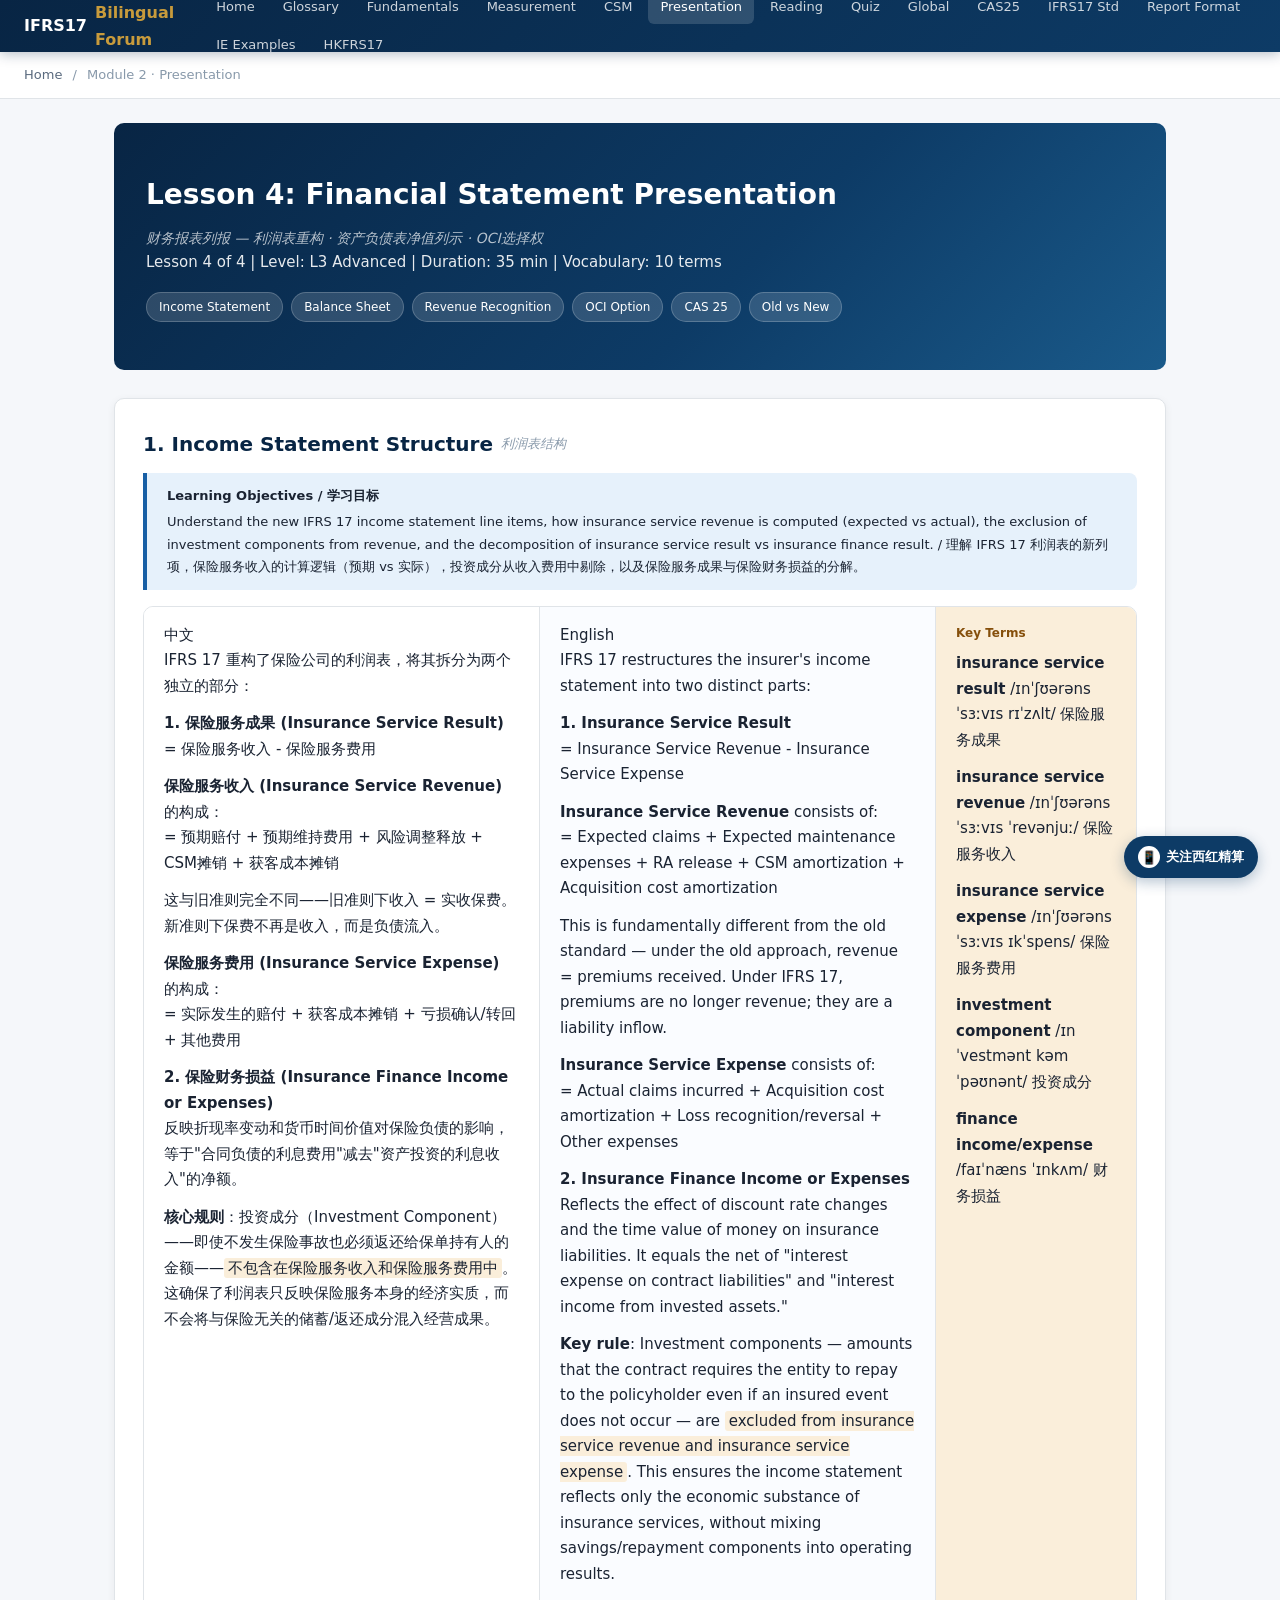
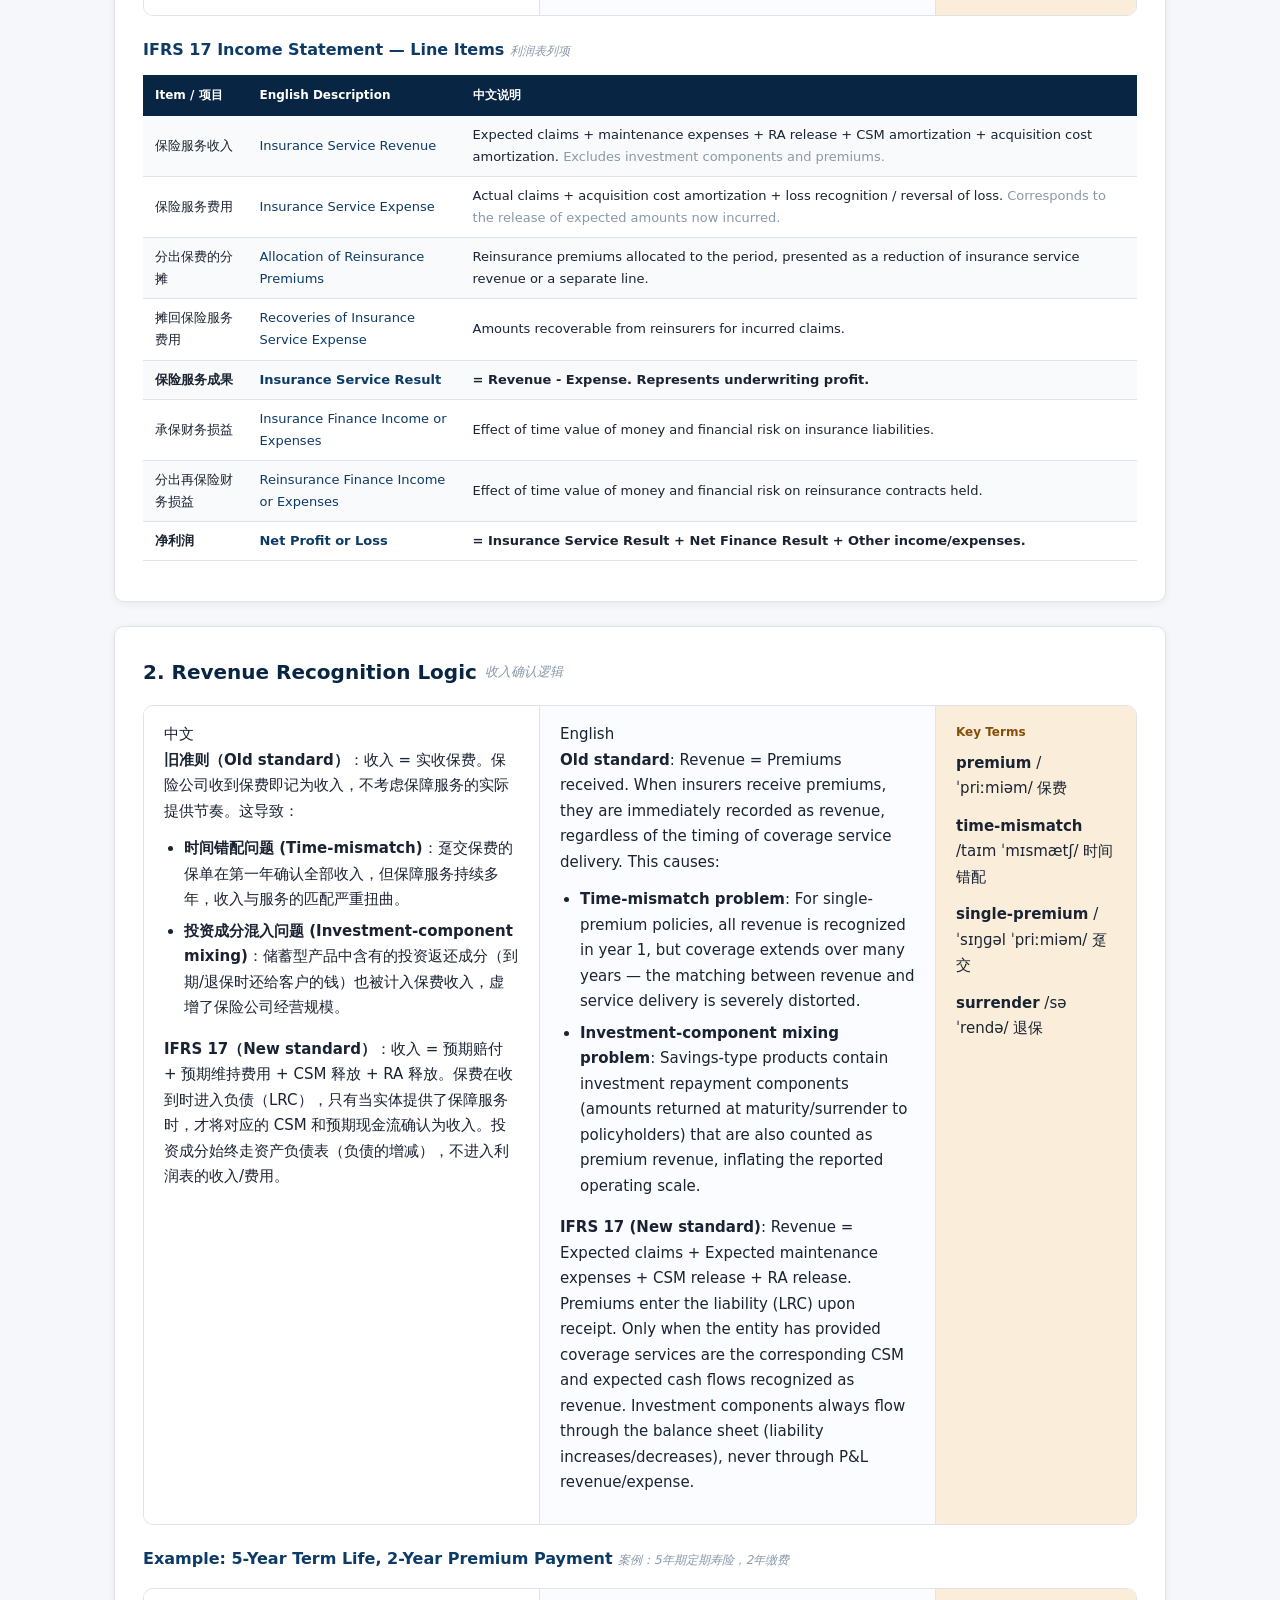
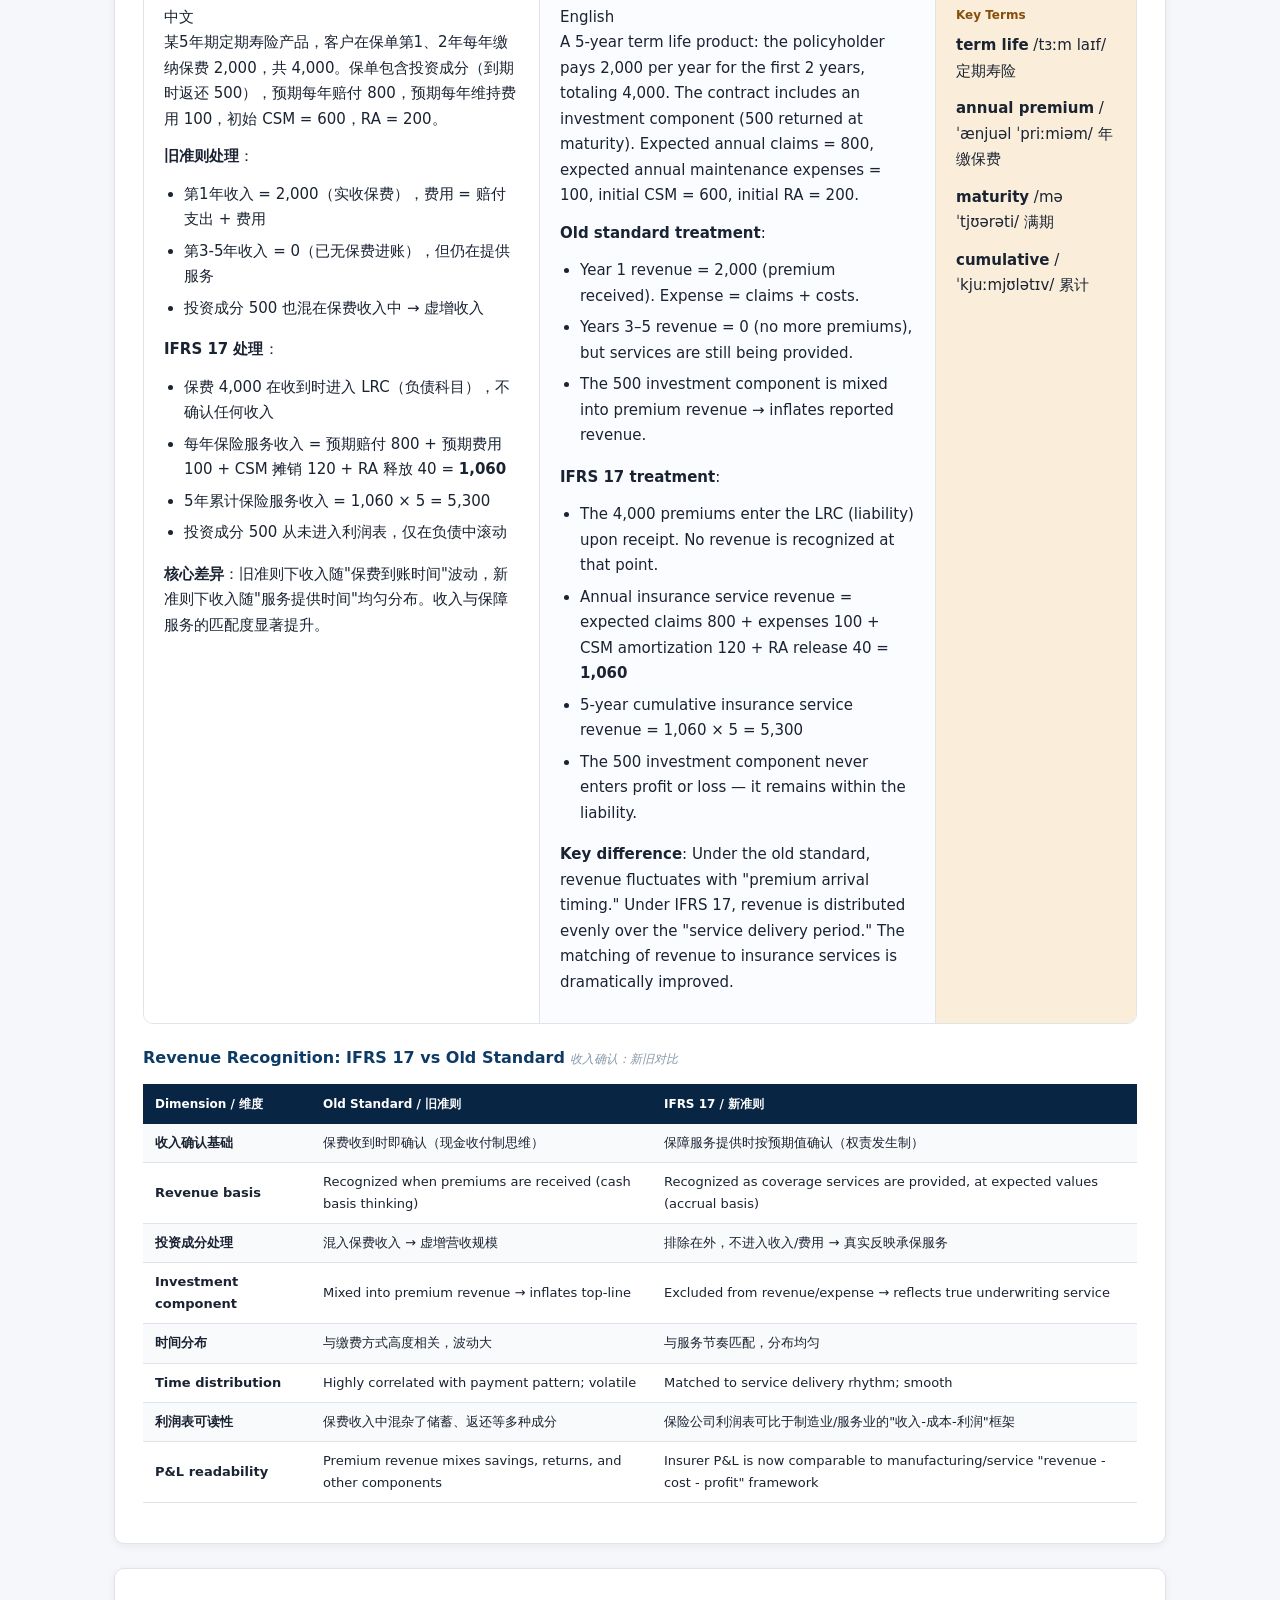
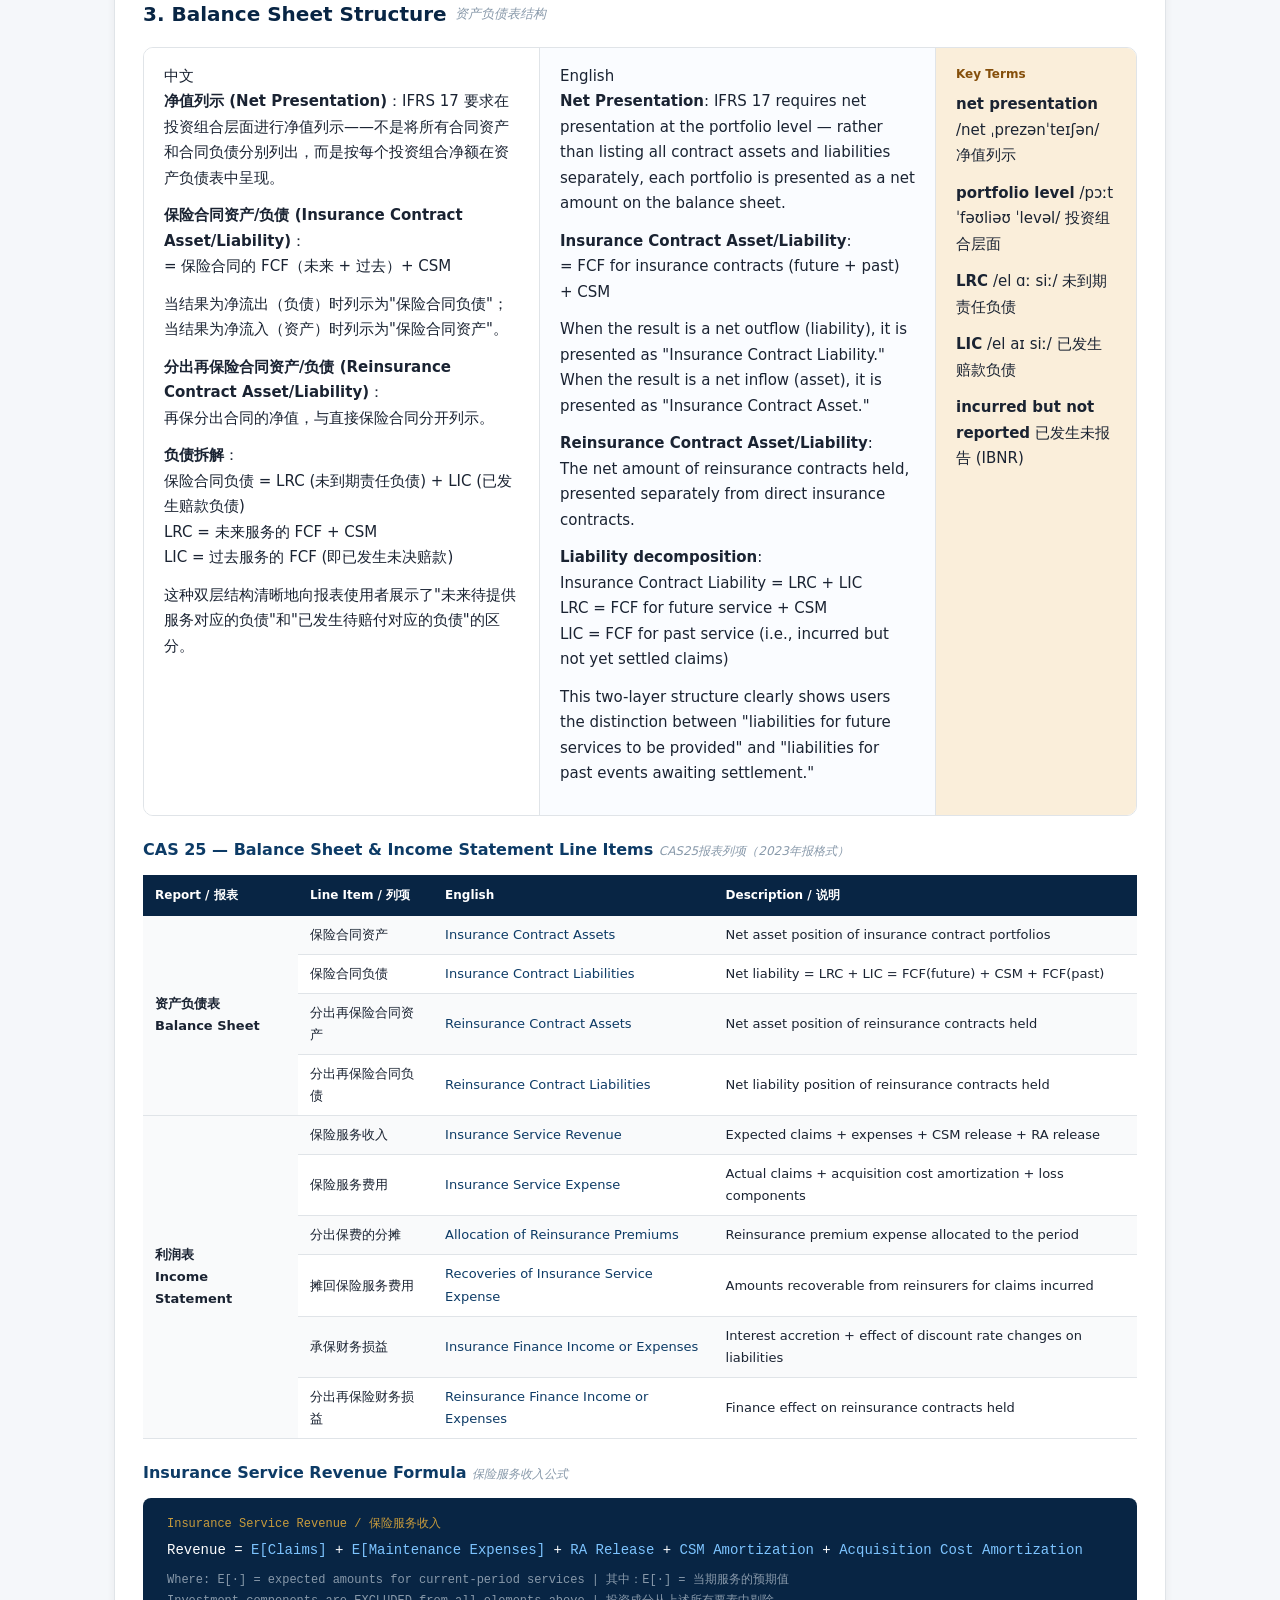
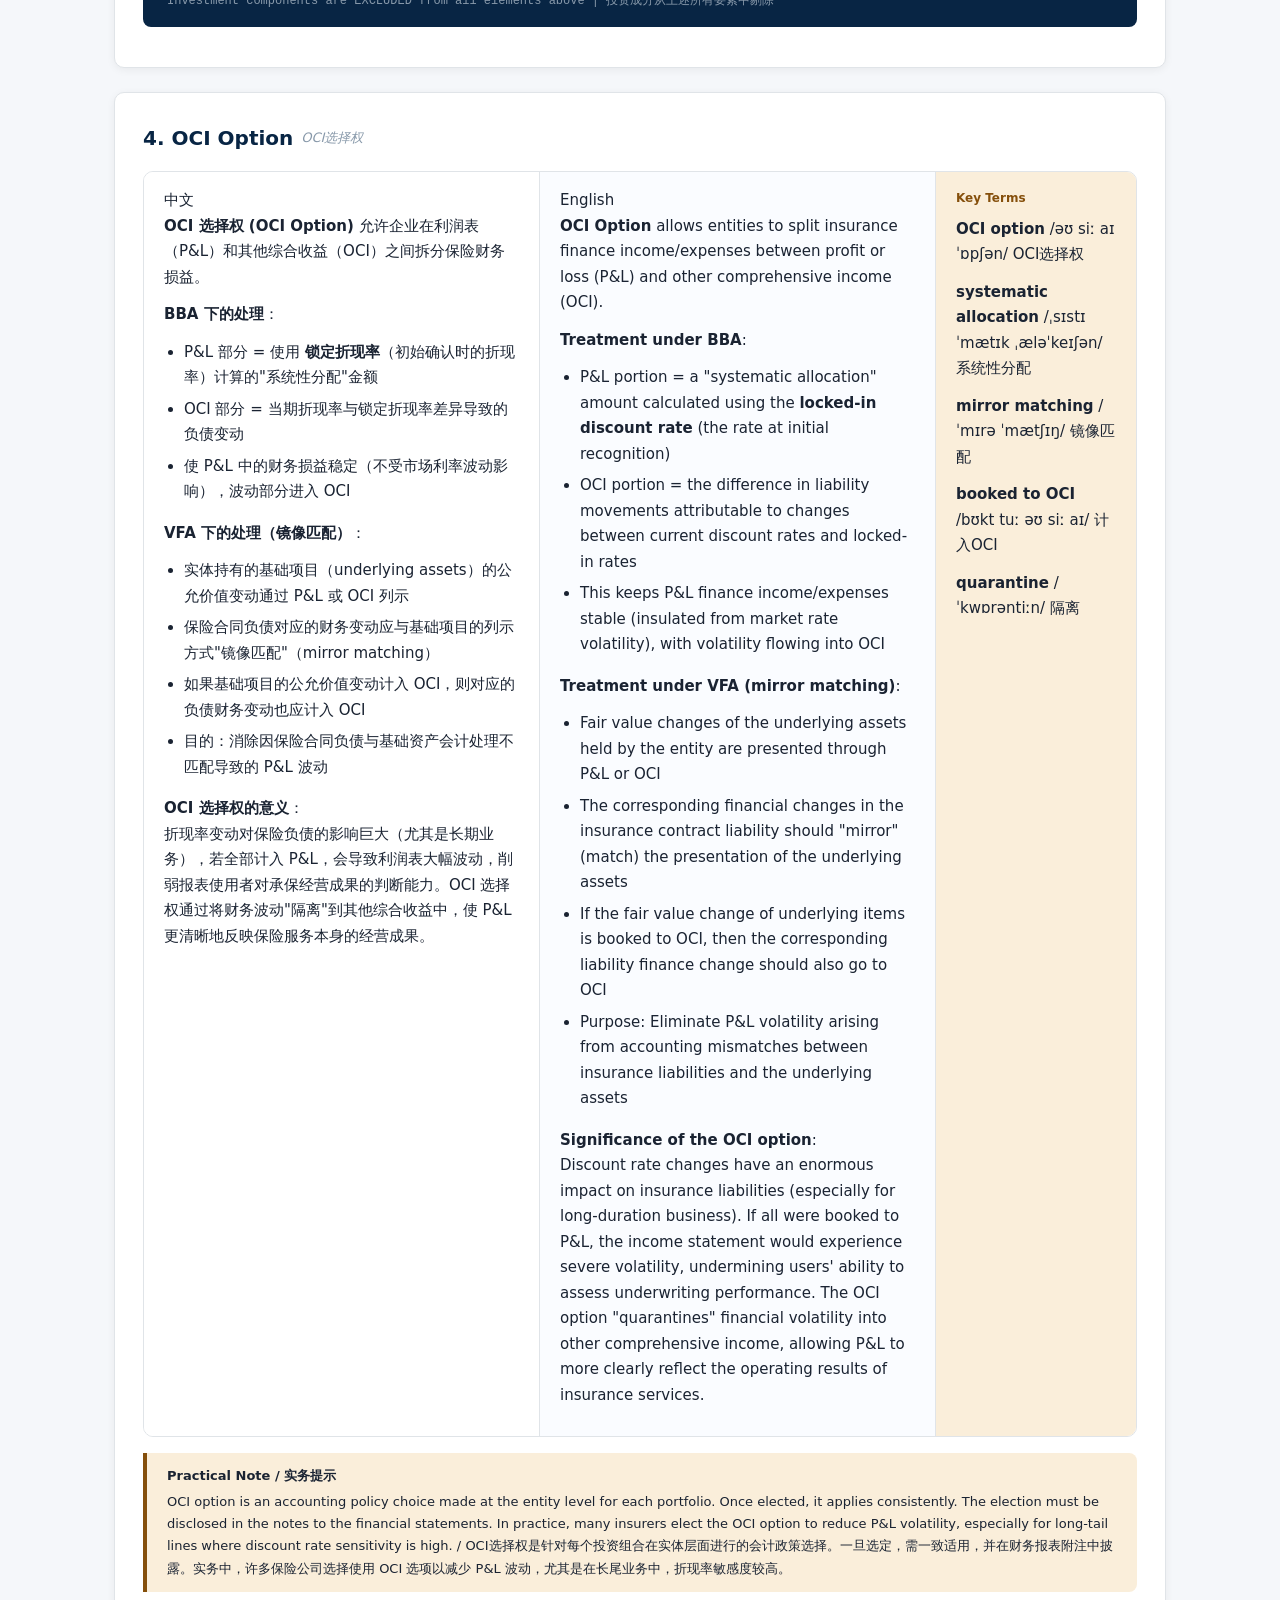
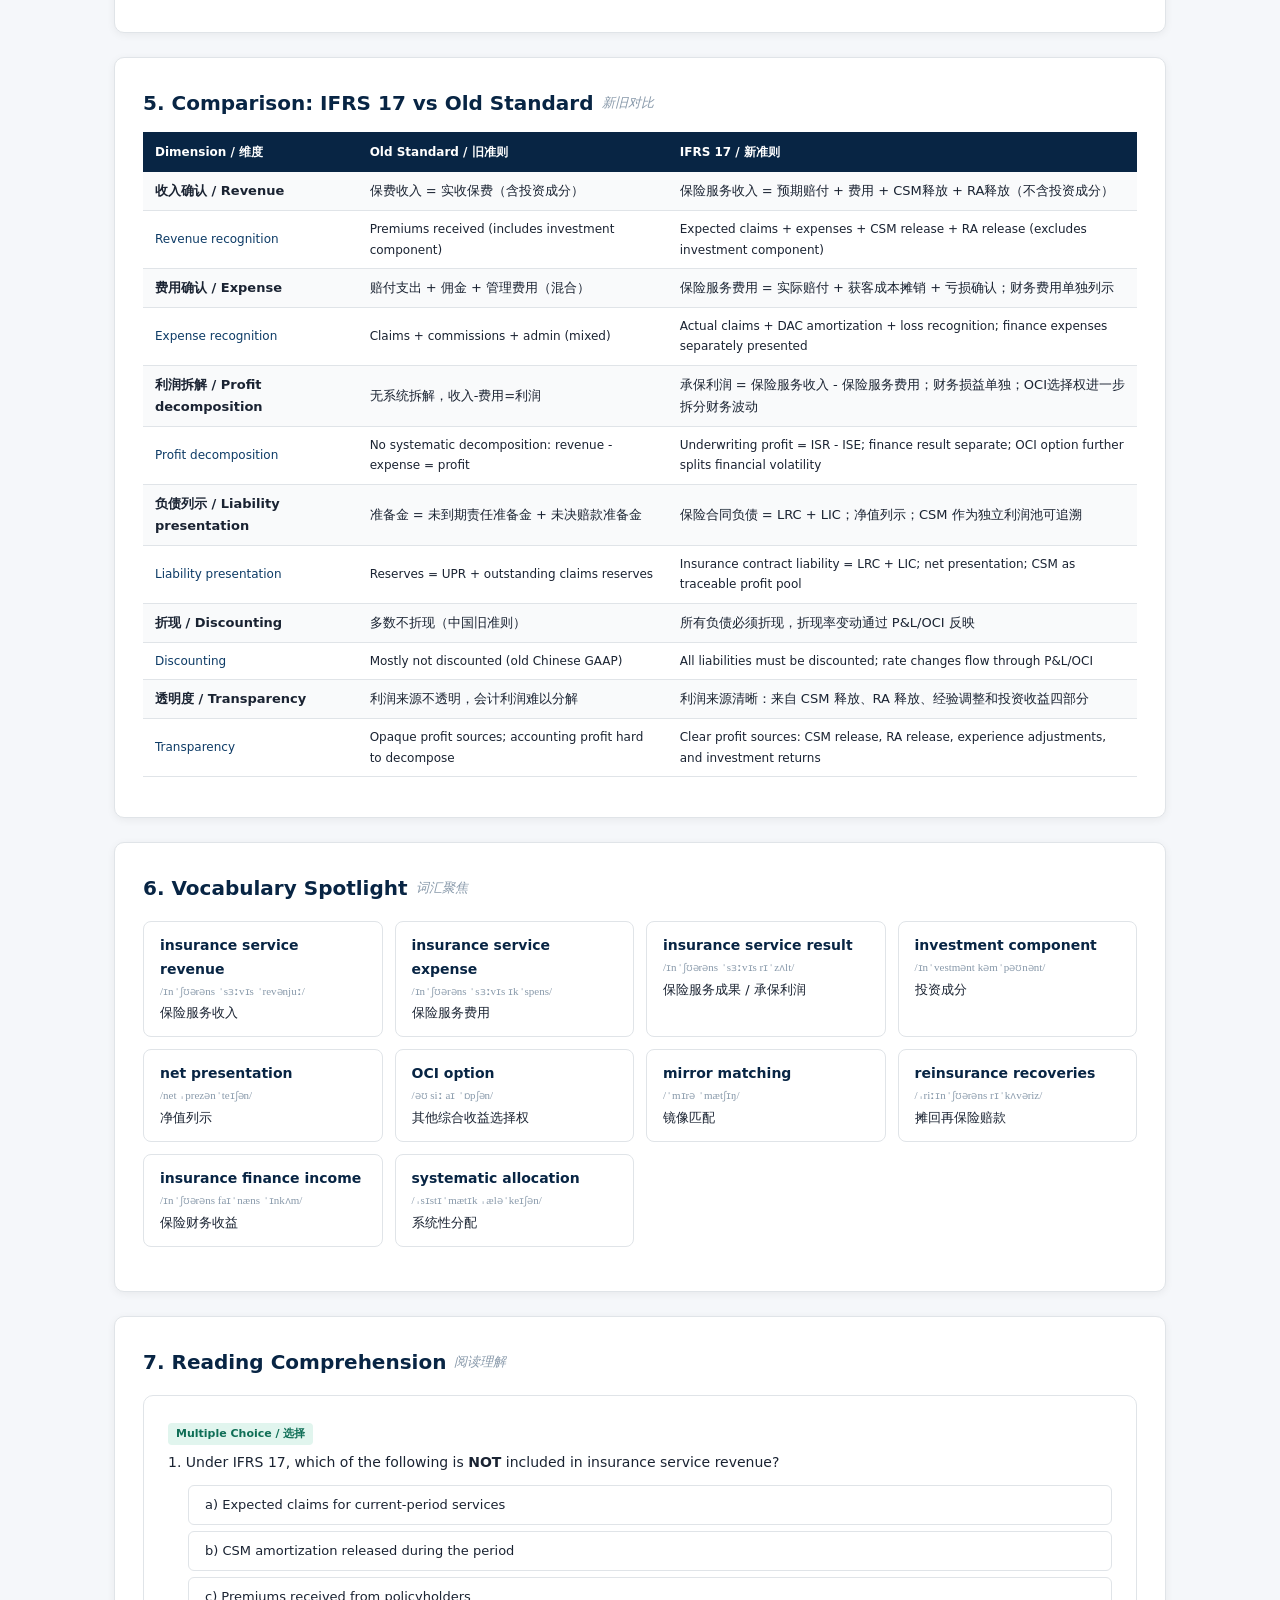
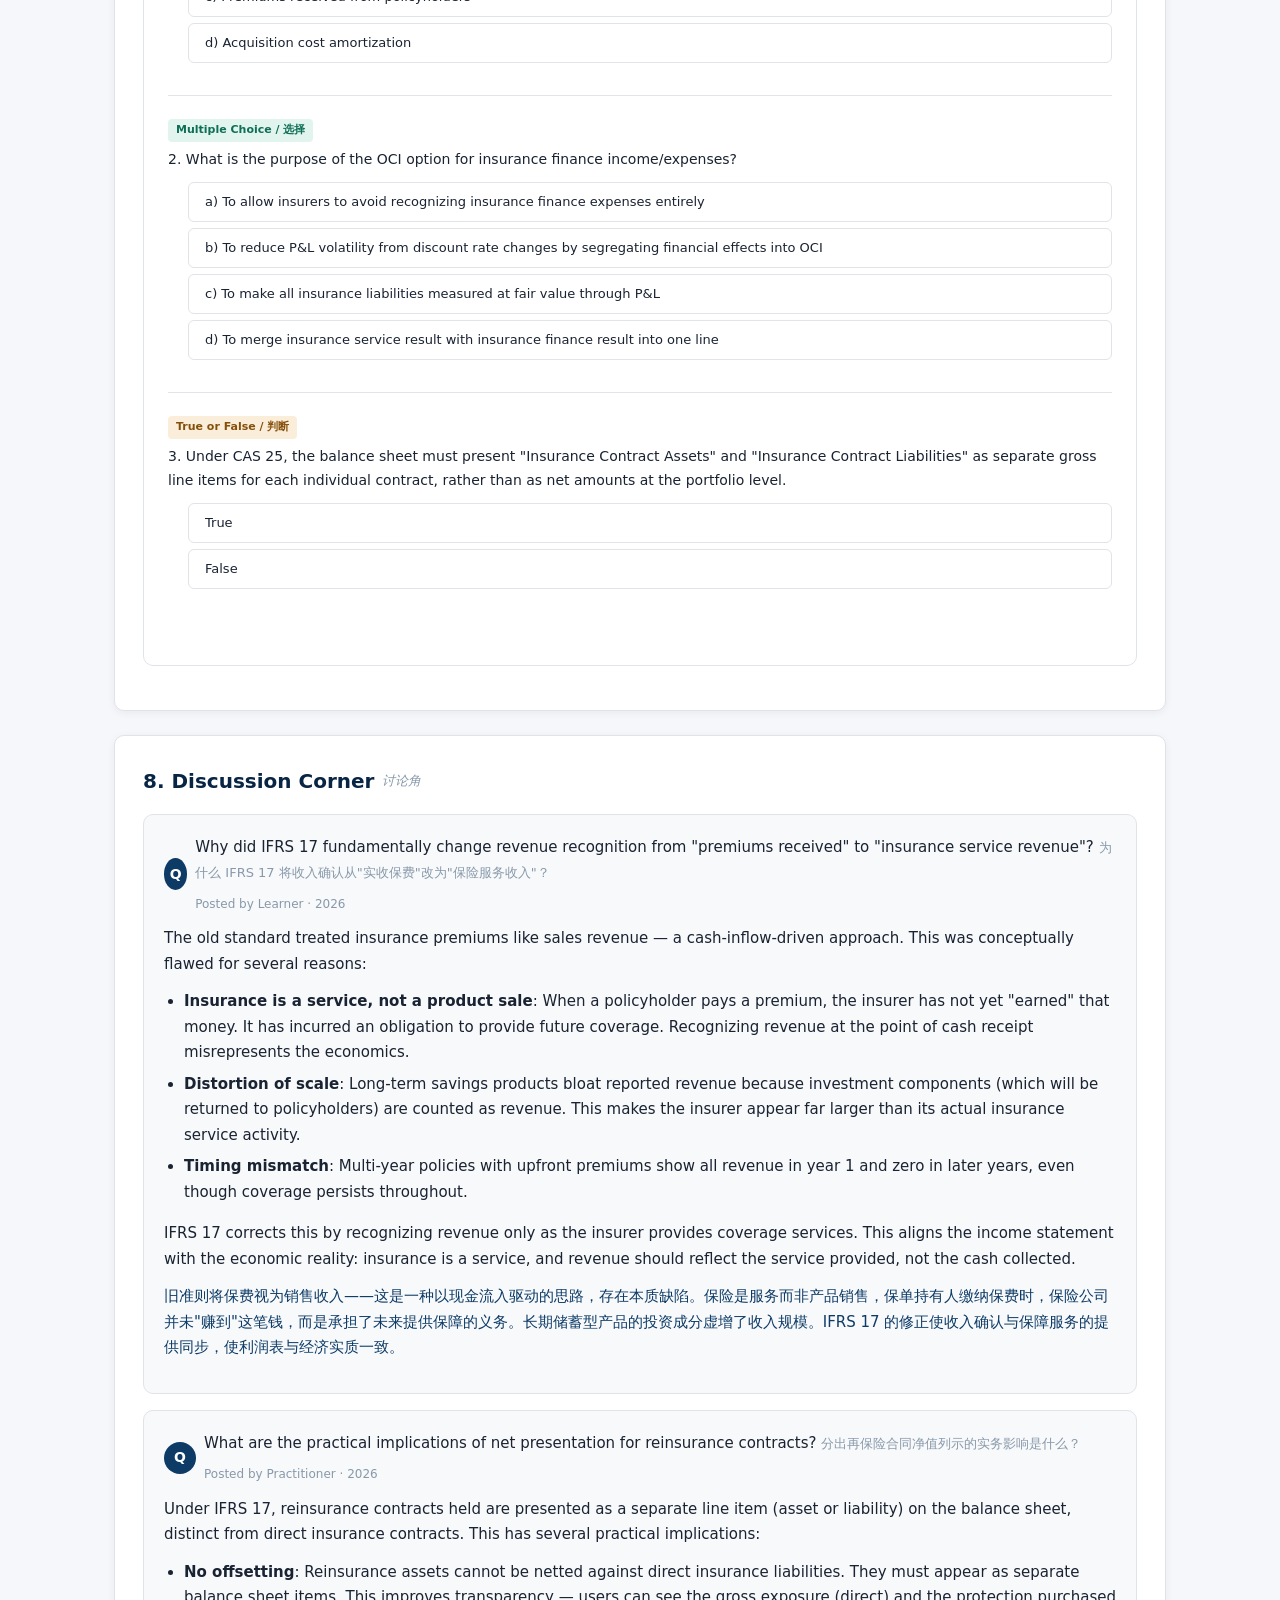
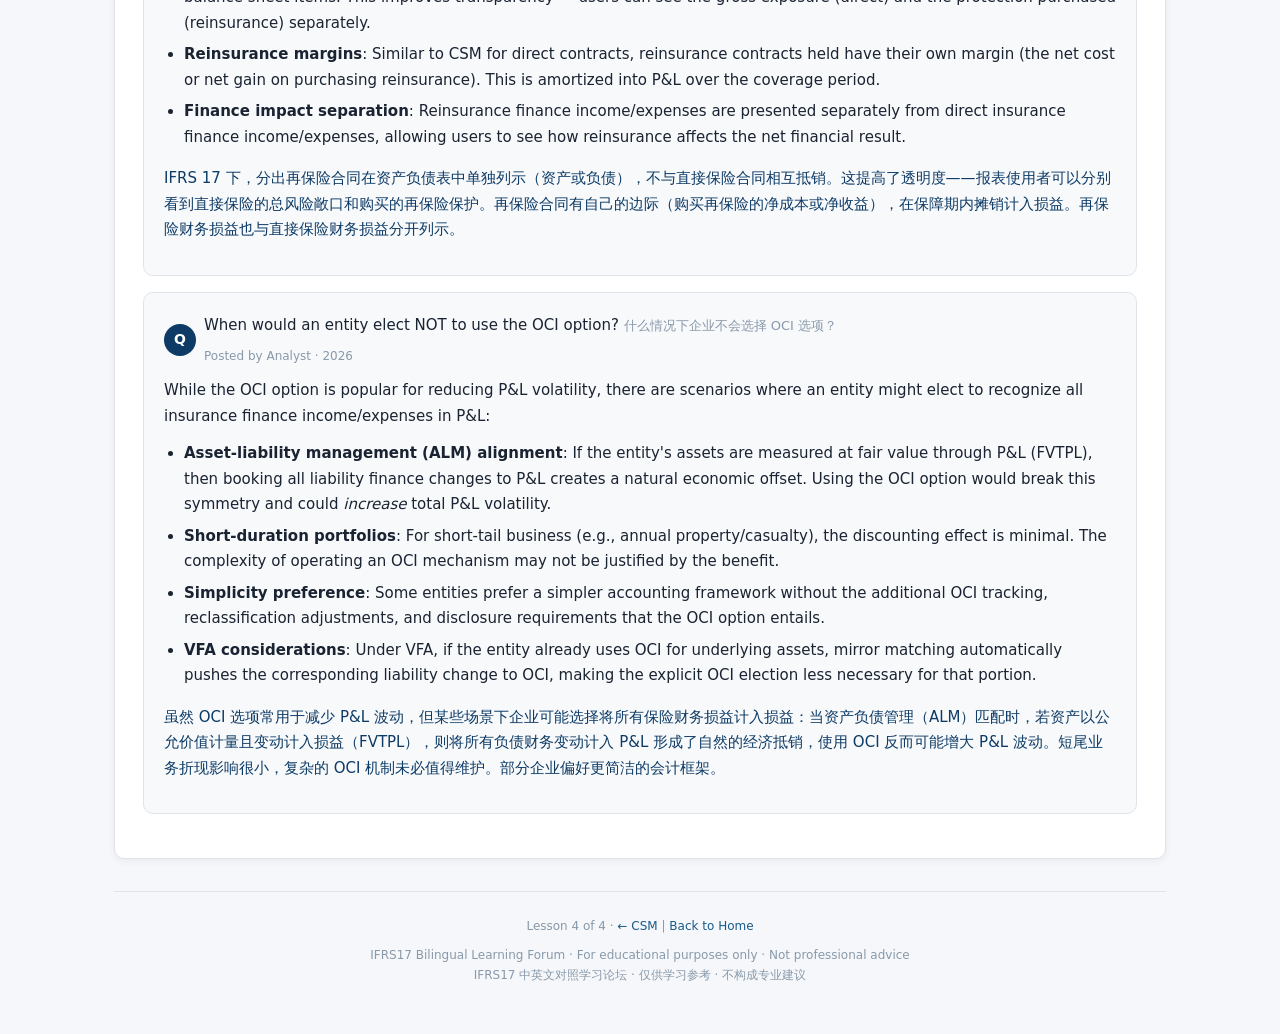
<file: 05-presentation.html>
<!DOCTYPE html>
<html lang="zh-CN">
<head>
<meta charset="UTF-8">
<meta name="viewport" content="width=device-width, initial-scale=1.0">
<title>Financial Statement Presentation | 财务报表列报</title>
<link rel="stylesheet" href="style.css">
</head>
<body>

<nav class="top-nav">
  <div class="brand">IFRS17 <span>Bilingual Forum</span></div>
  <div class="nav-links">
    <a href="index.html">Home</a>
    <a href="01-glossary.html">Glossary</a>
    <a href="02-fundamentals.html">Fundamentals</a>
    <a href="03-measurement.html">Measurement</a>
    <a href="04-csm.html">CSM</a>
    <a href="05-presentation.html" class="active">Presentation</a>
    <a href="06-reading.html">Reading</a>
    <a href="07-quiz.html">Quiz</a>
    <a href="08-global.html">Global</a>
    <a href="09-cas25-english.html">CAS25</a>
    <a href="10-ifrs17-chinese.html">IFRS17 Std</a>
    <a href="11-financial-statements.html">Report Format</a>
    <a href="12-illustrative-examples.html">IE Examples</a>
    <a href="13-hkfrs17.html">HKFRS17</a>
  </div>
</nav>

<div class="breadcrumb"><a href="index.html">Home</a> <span class="sep">/</span> Module 2 · Presentation</div>

<div class="container">

<div class="hero">
  <h1>Lesson 4: Financial Statement Presentation</h1>
  <div class="en-title">财务报表列报 — 利润表重构 · 资产负债表净值列示 · OCI选择权</div>
  <p class="subtitle">Lesson 4 of 4 | Level: L3 Advanced | Duration: 35 min | Vocabulary: 10 terms</p>
  <div class="hero-tags">
    <span class="tag">Income Statement</span>
    <span class="tag">Balance Sheet</span>
    <span class="tag">Revenue Recognition</span>
    <span class="tag">OCI Option</span>
    <span class="tag">CAS 25</span>
    <span class="tag">Old vs New</span>
  </div>
</div>

<!-- ========== 1. Income Statement Structure ========== -->
<div class="section">
<h2>1. Income Statement Structure <span class="en">利润表结构</span></h2>

<div class="callout info">
<div class="title">Learning Objectives / 学习目标</div>
<p>Understand the new IFRS 17 income statement line items, how insurance service revenue is computed (expected vs actual), the exclusion of investment components from revenue, and the decomposition of insurance service result vs insurance finance result. / 理解 IFRS 17 利润表的新列项，保险服务收入的计算逻辑（预期 vs 实际），投资成分从收入费用中剔除，以及保险服务成果与保险财务损益的分解。</p>
</div>

<div class="trilingual">
<div class="col col-cn"><div class="lang-tab">中文</div>
<p>IFRS 17 重构了保险公司的利润表，将其拆分为两个独立的部分：</p>
<p><strong>1. 保险服务成果 (Insurance Service Result)</strong><br>= 保险服务收入 - 保险服务费用</p>
<p><strong>保险服务收入 (Insurance Service Revenue)</strong> 的构成：<br>= 预期赔付 + 预期维持费用 + 风险调整释放 + CSM摊销 + 获客成本摊销</p>
<p>这与旧准则完全不同——旧准则下收入 = 实收保费。新准则下保费不再是收入，而是负债流入。</p>
<p><strong>保险服务费用 (Insurance Service Expense)</strong> 的构成：<br>= 实际发生的赔付 + 获客成本摊销 + 亏损确认/转回 + 其他费用</p>
<p><strong>2. 保险财务损益 (Insurance Finance Income or Expenses)</strong><br>反映折现率变动和货币时间价值对保险负债的影响，等于"合同负债的利息费用"减去"资产投资的利息收入"的净额。</p>
<p><strong>核心规则</strong>：投资成分（Investment Component）——即使不发生保险事故也必须返还给保单持有人的金额——<span class="highlight">不包含在保险服务收入和保险服务费用中</span>。这确保了利润表只反映保险服务本身的经济实质，而不会将与保险无关的储蓄/返还成分混入经营成果。</p>
</div>
<div class="col col-en"><div class="lang-tab">English</div>
<p>IFRS 17 restructures the insurer's income statement into two distinct parts:</p>
<p><strong>1. Insurance Service Result</strong><br>= Insurance Service Revenue - Insurance Service Expense</p>
<p><strong>Insurance Service Revenue</strong> consists of:<br>= Expected claims + Expected maintenance expenses + RA release + CSM amortization + Acquisition cost amortization</p>
<p>This is fundamentally different from the old standard — under the old approach, revenue = premiums received. Under IFRS 17, premiums are no longer revenue; they are a liability inflow.</p>
<p><strong>Insurance Service Expense</strong> consists of:<br>= Actual claims incurred + Acquisition cost amortization + Loss recognition/reversal + Other expenses</p>
<p><strong>2. Insurance Finance Income or Expenses</strong><br>Reflects the effect of discount rate changes and the time value of money on insurance liabilities. It equals the net of "interest expense on contract liabilities" and "interest income from invested assets."</p>
<p><strong>Key rule</strong>: Investment components — amounts that the contract requires the entity to repay to the policyholder even if an insured event does not occur — are <span class="highlight">excluded from insurance service revenue and insurance service expense</span>. This ensures the income statement reflects only the economic substance of insurance services, without mixing savings/repayment components into operating results.</p>
</div>
<div class="col col-terms"><h4>Key Terms</h4>
<p><strong>insurance service result</strong> /ɪnˈʃʊərəns ˈsɜːvɪs rɪˈzʌlt/ 保险服务成果</p>
<p><strong>insurance service revenue</strong> /ɪnˈʃʊərəns ˈsɜːvɪs ˈrevənjuː/ 保险服务收入</p>
<p><strong>insurance service expense</strong> /ɪnˈʃʊərəns ˈsɜːvɪs ɪkˈspens/ 保险服务费用</p>
<p><strong>investment component</strong> /ɪnˈvestmənt kəmˈpəʊnənt/ 投资成分</p>
<p><strong>finance income/expense</strong> /faɪˈnæns ˈɪnkʌm/ 财务损益</p>
</div>
</div>

<!-- Income statement line items table -->
<h3>IFRS 17 Income Statement — Line Items <span class="en">利润表列项</span></h3>
<table class="bi-table">
<tr><th>Item / 项目</th><th>English Description</th><th>中文说明</th></tr>
<tr>
  <td class="cn-col">保险服务收入</td>
  <td class="en-col">Insurance Service Revenue</td>
  <td>Expected claims + maintenance expenses + RA release + CSM amortization + acquisition cost amortization. <span class="muted">Excludes investment components and premiums.</span></td>
</tr>
<tr>
  <td class="cn-col">保险服务费用</td>
  <td class="en-col">Insurance Service Expense</td>
  <td>Actual claims + acquisition cost amortization + loss recognition / reversal of loss. <span class="muted">Corresponds to the release of expected amounts now incurred.</span></td>
</tr>
<tr>
  <td class="cn-col">分出保费的分摊</td>
  <td class="en-col">Allocation of Reinsurance Premiums</td>
  <td>Reinsurance premiums allocated to the period, presented as a reduction of insurance service revenue or a separate line.</td>
</tr>
<tr>
  <td class="cn-col">摊回保险服务费用</td>
  <td class="en-col">Recoveries of Insurance Service Expense</td>
  <td>Amounts recoverable from reinsurers for incurred claims.</td>
</tr>
<tr>
  <td class="cn-col"><strong>保险服务成果</strong></td>
  <td class="en-col"><strong>Insurance Service Result</strong></td>
  <td><strong>= Revenue - Expense. Represents underwriting profit.</strong></td>
</tr>
<tr>
  <td class="cn-col">承保财务损益</td>
  <td class="en-col">Insurance Finance Income or Expenses</td>
  <td>Effect of time value of money and financial risk on insurance liabilities.</td>
</tr>
<tr>
  <td class="cn-col">分出再保险财务损益</td>
  <td class="en-col">Reinsurance Finance Income or Expenses</td>
  <td>Effect of time value of money and financial risk on reinsurance contracts held.</td>
</tr>
<tr>
  <td class="cn-col"><strong>净利润</strong></td>
  <td class="en-col"><strong>Net Profit or Loss</strong></td>
  <td><strong>= Insurance Service Result + Net Finance Result + Other income/expenses.</strong></td>
</tr>
</table>
</div>

<!-- ========== 2. Revenue Recognition Logic ========== -->
<div class="section">
<h2>2. Revenue Recognition Logic <span class="en">收入确认逻辑</span></h2>

<div class="trilingual">
<div class="col col-cn"><div class="lang-tab">中文</div>
<p><strong>旧准则（Old standard）</strong>：收入 = 实收保费。保险公司收到保费即记为收入，不考虑保障服务的实际提供节奏。这导致：</p>
<ul>
<li><strong>时间错配问题 (Time-mismatch)</strong>：趸交保费的保单在第一年确认全部收入，但保障服务持续多年，收入与服务的匹配严重扭曲。</li>
<li><strong>投资成分混入问题 (Investment-component mixing)</strong>：储蓄型产品中含有的投资返还成分（到期/退保时还给客户的钱）也被计入保费收入，虚增了保险公司经营规模。</li>
</ul>
<p><strong>IFRS 17（New standard）</strong>：收入 = 预期赔付 + 预期维持费用 + CSM 释放 + RA 释放。保费在收到时进入负债（LRC），只有当实体提供了保障服务时，才将对应的 CSM 和预期现金流确认为收入。投资成分始终走资产负债表（负债的增减），不进入利润表的收入/费用。</p>
</div>
<div class="col col-en"><div class="lang-tab">English</div>
<p><strong>Old standard</strong>: Revenue = Premiums received. When insurers receive premiums, they are immediately recorded as revenue, regardless of the timing of coverage service delivery. This causes:</p>
<ul>
<li><strong>Time-mismatch problem</strong>: For single-premium policies, all revenue is recognized in year 1, but coverage extends over many years — the matching between revenue and service delivery is severely distorted.</li>
<li><strong>Investment-component mixing problem</strong>: Savings-type products contain investment repayment components (amounts returned at maturity/surrender to policyholders) that are also counted as premium revenue, inflating the reported operating scale.</li>
</ul>
<p><strong>IFRS 17 (New standard)</strong>: Revenue = Expected claims + Expected maintenance expenses + CSM release + RA release. Premiums enter the liability (LRC) upon receipt. Only when the entity has provided coverage services are the corresponding CSM and expected cash flows recognized as revenue. Investment components always flow through the balance sheet (liability increases/decreases), never through P&L revenue/expense.</p>
</div>
<div class="col col-terms"><h4>Key Terms</h4>
<p><strong>premium</strong> /ˈpriːmiəm/ 保费</p>
<p><strong>time-mismatch</strong> /taɪm ˈmɪsmætʃ/ 时间错配</p>
<p><strong>single-premium</strong> /ˈsɪŋɡəl ˈpriːmiəm/ 趸交</p>
<p><strong>surrender</strong> /səˈrendə/ 退保</p>
</div>
</div>

<!-- Numerical example -->
<h3>Example: 5-Year Term Life, 2-Year Premium Payment <span class="en">案例：5年期定期寿险，2年缴费</span></h3>

<div class="trilingual">
<div class="col col-cn"><div class="lang-tab">中文</div>
<p>某5年期定期寿险产品，客户在保单第1、2年每年缴纳保费 2,000，共 4,000。保单包含投资成分（到期时返还 500），预期每年赔付 800，预期每年维持费用 100，初始 CSM = 600，RA = 200。</p>
<p><strong>旧准则处理</strong>：</p>
<ul>
<li>第1年收入 = 2,000（实收保费），费用 = 赔付支出 + 费用</li>
<li>第3-5年收入 = 0（已无保费进账），但仍在提供服务</li>
<li>投资成分 500 也混在保费收入中 → 虚增收入</li>
</ul>
<p><strong>IFRS 17 处理</strong>：</p>
<ul>
<li>保费 4,000 在收到时进入 LRC（负债科目），不确认任何收入</li>
<li>每年保险服务收入 = 预期赔付 800 + 预期费用 100 + CSM 摊销 120 + RA 释放 40 = <strong>1,060</strong></li>
<li>5年累计保险服务收入 = 1,060 × 5 = 5,300</li>
<li>投资成分 500 从未进入利润表，仅在负债中滚动</li>
</ul>
<p><strong>核心差异</strong>：旧准则下收入随"保费到账时间"波动，新准则下收入随"服务提供时间"均匀分布。收入与保障服务的匹配度显著提升。</p>
</div>
<div class="col col-en"><div class="lang-tab">English</div>
<p>A 5-year term life product: the policyholder pays 2,000 per year for the first 2 years, totaling 4,000. The contract includes an investment component (500 returned at maturity). Expected annual claims = 800, expected annual maintenance expenses = 100, initial CSM = 600, initial RA = 200.</p>
<p><strong>Old standard treatment</strong>:</p>
<ul>
<li>Year 1 revenue = 2,000 (premium received). Expense = claims + costs.</li>
<li>Years 3–5 revenue = 0 (no more premiums), but services are still being provided.</li>
<li>The 500 investment component is mixed into premium revenue → inflates reported revenue.</li>
</ul>
<p><strong>IFRS 17 treatment</strong>:</p>
<ul>
<li>The 4,000 premiums enter the LRC (liability) upon receipt. No revenue is recognized at that point.</li>
<li>Annual insurance service revenue = expected claims 800 + expenses 100 + CSM amortization 120 + RA release 40 = <strong>1,060</strong></li>
<li>5-year cumulative insurance service revenue = 1,060 × 5 = 5,300</li>
<li>The 500 investment component never enters profit or loss — it remains within the liability.</li>
</ul>
<p><strong>Key difference</strong>: Under the old standard, revenue fluctuates with "premium arrival timing." Under IFRS 17, revenue is distributed evenly over the "service delivery period." The matching of revenue to insurance services is dramatically improved.</p>
</div>
<div class="col col-terms"><h4>Key Terms</h4>
<p><strong>term life</strong> /tɜːm laɪf/ 定期寿险</p>
<p><strong>annual premium</strong> /ˈænjuəl ˈpriːmiəm/ 年缴保费</p>
<p><strong>maturity</strong> /məˈtjʊərəti/ 满期</p>
<p><strong>cumulative</strong> /ˈkjuːmjʊlətɪv/ 累计</p>
</div>
</div>

<!-- Comparison table -->
<h3>Revenue Recognition: IFRS 17 vs Old Standard <span class="en">收入确认：新旧对比</span></h3>
<table class="bi-table">
<tr><th>Dimension / 维度</th><th>Old Standard / 旧准则</th><th>IFRS 17 / 新准则</th></tr>
<tr>
  <td class="cn-col"><strong>收入确认基础</strong></td>
  <td>保费收到时即确认（现金收付制思维）</td>
  <td>保障服务提供时按预期值确认（权责发生制）</td>
</tr>
<tr>
  <td class="cn-col"><strong>Revenue basis</strong></td>
  <td>Recognized when premiums are received (cash basis thinking)</td>
  <td>Recognized as coverage services are provided, at expected values (accrual basis)</td>
</tr>
<tr>
  <td class="cn-col"><strong>投资成分处理</strong></td>
  <td>混入保费收入 → 虚增营收规模</td>
  <td>排除在外，不进入收入/费用 → 真实反映承保服务</td>
</tr>
<tr>
  <td class="cn-col"><strong>Investment component</strong></td>
  <td>Mixed into premium revenue → inflates top-line</td>
  <td>Excluded from revenue/expense → reflects true underwriting service</td>
</tr>
<tr>
  <td class="cn-col"><strong>时间分布</strong></td>
  <td>与缴费方式高度相关，波动大</td>
  <td>与服务节奏匹配，分布均匀</td>
</tr>
<tr>
  <td class="cn-col"><strong>Time distribution</strong></td>
  <td>Highly correlated with payment pattern; volatile</td>
  <td>Matched to service delivery rhythm; smooth</td>
</tr>
<tr>
  <td class="cn-col"><strong>利润表可读性</strong></td>
  <td>保费收入中混杂了储蓄、返还等多种成分</td>
  <td>保险公司利润表可比于制造业/服务业的"收入-成本-利润"框架</td>
</tr>
<tr>
  <td class="cn-col"><strong>P&L readability</strong></td>
  <td>Premium revenue mixes savings, returns, and other components</td>
  <td>Insurer P&L is now comparable to manufacturing/service "revenue - cost - profit" framework</td>
</tr>
</table>
</div>

<!-- ========== 3. Balance Sheet Structure ========== -->
<div class="section">
<h2>3. Balance Sheet Structure <span class="en">资产负债表结构</span></h2>

<div class="trilingual">
<div class="col col-cn"><div class="lang-tab">中文</div>
<p><strong>净值列示 (Net Presentation)</strong>：IFRS 17 要求在投资组合层面进行净值列示——不是将所有合同资产和合同负债分别列出，而是按每个投资组合净额在资产负债表中呈现。</p>
<p><strong>保险合同资产/负债 (Insurance Contract Asset/Liability)</strong>：<br>= 保险合同的 FCF（未来 + 过去）+ CSM</p>
<p>当结果为净流出（负债）时列示为"保险合同负债"；当结果为净流入（资产）时列示为"保险合同资产"。</p>
<p><strong>分出再保险合同资产/负债 (Reinsurance Contract Asset/Liability)</strong>：<br>再保分出合同的净值，与直接保险合同分开列示。</p>
<p><strong>负债拆解</strong>：<br>保险合同负债 = LRC (未到期责任负债) + LIC (已发生赔款负债)<br>
LRC = 未来服务的 FCF + CSM<br>
LIC = 过去服务的 FCF (即已发生未决赔款)</p>
<p>这种双层结构清晰地向报表使用者展示了"未来待提供服务对应的负债"和"已发生待赔付对应的负债"的区分。</p>
</div>
<div class="col col-en"><div class="lang-tab">English</div>
<p><strong>Net Presentation</strong>: IFRS 17 requires net presentation at the portfolio level — rather than listing all contract assets and liabilities separately, each portfolio is presented as a net amount on the balance sheet.</p>
<p><strong>Insurance Contract Asset/Liability</strong>:<br>= FCF for insurance contracts (future + past) + CSM</p>
<p>When the result is a net outflow (liability), it is presented as "Insurance Contract Liability." When the result is a net inflow (asset), it is presented as "Insurance Contract Asset."</p>
<p><strong>Reinsurance Contract Asset/Liability</strong>:<br>The net amount of reinsurance contracts held, presented separately from direct insurance contracts.</p>
<p><strong>Liability decomposition</strong>:<br>Insurance Contract Liability = LRC + LIC<br>
LRC = FCF for future service + CSM<br>
LIC = FCF for past service (i.e., incurred but not yet settled claims)</p>
<p>This two-layer structure clearly shows users the distinction between "liabilities for future services to be provided" and "liabilities for past events awaiting settlement."</p>
</div>
<div class="col col-terms"><h4>Key Terms</h4>
<p><strong>net presentation</strong> /net ˌprezənˈteɪʃən/ 净值列示</p>
<p><strong>portfolio level</strong> /pɔːtˈfəʊliəʊ ˈlevəl/ 投资组合层面</p>
<p><strong>LRC</strong> /el ɑː siː/ 未到期责任负债</p>
<p><strong>LIC</strong> /el aɪ siː/ 已发生赔款负债</p>
<p><strong>incurred but not reported</strong> 已发生未报告 (IBNR)</p>
</div>
</div>

<!-- CAS 25 Financial Report Line Items Table -->
<h3>CAS 25 — Balance Sheet & Income Statement Line Items <span class="en">CAS25报表列项（2023年报格式）</span></h3>
<table class="bi-table">
<tr><th>Report / 报表</th><th>Line Item / 列项</th><th>English</th><th>Description / 说明</th></tr>
<tr>
  <td class="cn-col" rowspan="4"><strong>资产负债表<br>Balance Sheet</strong></td>
  <td>保险合同资产</td>
  <td class="en-col">Insurance Contract Assets</td>
  <td>Net asset position of insurance contract portfolios</td>
</tr>
<tr>
  <td>保险合同负债</td>
  <td class="en-col">Insurance Contract Liabilities</td>
  <td>Net liability = LRC + LIC = FCF(future) + CSM + FCF(past)</td>
</tr>
<tr>
  <td>分出再保险合同资产</td>
  <td class="en-col">Reinsurance Contract Assets</td>
  <td>Net asset position of reinsurance contracts held</td>
</tr>
<tr>
  <td>分出再保险合同负债</td>
  <td class="en-col">Reinsurance Contract Liabilities</td>
  <td>Net liability position of reinsurance contracts held</td>
</tr>
<tr>
  <td class="cn-col" rowspan="6"><strong>利润表<br>Income Statement</strong></td>
  <td>保险服务收入</td>
  <td class="en-col">Insurance Service Revenue</td>
  <td>Expected claims + expenses + CSM release + RA release</td>
</tr>
<tr>
  <td>保险服务费用</td>
  <td class="en-col">Insurance Service Expense</td>
  <td>Actual claims + acquisition cost amortization + loss components</td>
</tr>
<tr>
  <td>分出保费的分摊</td>
  <td class="en-col">Allocation of Reinsurance Premiums</td>
  <td>Reinsurance premium expense allocated to the period</td>
</tr>
<tr>
  <td>摊回保险服务费用</td>
  <td class="en-col">Recoveries of Insurance Service Expense</td>
  <td>Amounts recoverable from reinsurers for claims incurred</td>
</tr>
<tr>
  <td>承保财务损益</td>
  <td class="en-col">Insurance Finance Income or Expenses</td>
  <td>Interest accretion + effect of discount rate changes on liabilities</td>
</tr>
<tr>
  <td>分出再保险财务损益</td>
  <td class="en-col">Reinsurance Finance Income or Expenses</td>
  <td>Finance effect on reinsurance contracts held</td>
</tr>
</table>

<!-- Formula box for Revenue -->
<h3>Insurance Service Revenue Formula <span class="en">保险服务收入公式</span></h3>
<div class="formula">
  <div class="label">Insurance Service Revenue / 保险服务收入</div>
  <div class="eq">
    Revenue = <span class="var">E[Claims]</span> + <span class="var">E[Maintenance Expenses]</span> + <span class="var">RA Release</span> + <span class="var">CSM Amortization</span> + <span class="var">Acquisition Cost Amortization</span>
  </div>
  <div style="font-size:12px; color:#8899aa; margin-top:8px;">
    Where: E[·] = expected amounts for current-period services | 其中：E[·] = 当期服务的预期值<br>
    Investment components are EXCLUDED from all elements above | 投资成分从上述所有要素中剔除
  </div>
</div>
</div>

<!-- ========== 4. OCI Option ========== -->
<div class="section">
<h2>4. OCI Option <span class="en">OCI选择权</span></h2>

<div class="trilingual">
<div class="col col-cn"><div class="lang-tab">中文</div>
<p><strong>OCI 选择权 (OCI Option)</strong> 允许企业在利润表（P&L）和其他综合收益（OCI）之间拆分保险财务损益。</p>
<p><strong>BBA 下的处理</strong>：</p>
<ul>
<li>P&L 部分 = 使用 <strong>锁定折现率</strong>（初始确认时的折现率）计算的"系统性分配"金额</li>
<li>OCI 部分 = 当期折现率与锁定折现率差异导致的负债变动</li>
<li>使 P&L 中的财务损益稳定（不受市场利率波动影响），波动部分进入 OCI</li>
</ul>
<p><strong>VFA 下的处理（镜像匹配）</strong>：</p>
<ul>
<li>实体持有的基础项目（underlying assets）的公允价值变动通过 P&L 或 OCI 列示</li>
<li>保险合同负债对应的财务变动应与基础项目的列示方式"镜像匹配"（mirror matching）</li>
<li>如果基础项目的公允价值变动计入 OCI，则对应的负债财务变动也应计入 OCI</li>
<li>目的：消除因保险合同负债与基础资产会计处理不匹配导致的 P&L 波动</li>
</ul>
<p><strong>OCI 选择权的意义</strong>：<br>折现率变动对保险负债的影响巨大（尤其是长期业务），若全部计入 P&L，会导致利润表大幅波动，削弱报表使用者对承保经营成果的判断能力。OCI 选择权通过将财务波动"隔离"到其他综合收益中，使 P&L 更清晰地反映保险服务本身的经营成果。</p>
</div>
<div class="col col-en"><div class="lang-tab">English</div>
<p><strong>OCI Option</strong> allows entities to split insurance finance income/expenses between profit or loss (P&L) and other comprehensive income (OCI).</p>
<p><strong>Treatment under BBA</strong>:</p>
<ul>
<li>P&L portion = a "systematic allocation" amount calculated using the <strong>locked-in discount rate</strong> (the rate at initial recognition)</li>
<li>OCI portion = the difference in liability movements attributable to changes between current discount rates and locked-in rates</li>
<li>This keeps P&L finance income/expenses stable (insulated from market rate volatility), with volatility flowing into OCI</li>
</ul>
<p><strong>Treatment under VFA (mirror matching)</strong>:</p>
<ul>
<li>Fair value changes of the underlying assets held by the entity are presented through P&L or OCI</li>
<li>The corresponding financial changes in the insurance contract liability should "mirror" (match) the presentation of the underlying assets</li>
<li>If the fair value change of underlying items is booked to OCI, then the corresponding liability finance change should also go to OCI</li>
<li>Purpose: Eliminate P&L volatility arising from accounting mismatches between insurance liabilities and the underlying assets</li>
</ul>
<p><strong>Significance of the OCI option</strong>:<br>Discount rate changes have an enormous impact on insurance liabilities (especially for long-duration business). If all were booked to P&L, the income statement would experience severe volatility, undermining users' ability to assess underwriting performance. The OCI option "quarantines" financial volatility into other comprehensive income, allowing P&L to more clearly reflect the operating results of insurance services.</p>
</div>
<div class="col col-terms"><h4>Key Terms</h4>
<p><strong>OCI option</strong> /əʊ siː aɪ ˈɒpʃən/ OCI选择权</p>
<p><strong>systematic allocation</strong> /ˌsɪstɪˈmætɪk ˌæləˈkeɪʃən/ 系统性分配</p>
<p><strong>mirror matching</strong> /ˈmɪrə ˈmætʃɪŋ/ 镜像匹配</p>
<p><strong>booked to OCI</strong> /bʊkt tuː əʊ siː aɪ/ 计入OCI</p>
<p><strong>quarantine</strong> /ˈkwɒrəntiːn/ 隔离</p>
</div>
</div>

<div class="callout warning">
<div class="title">Practical Note / 实务提示</div>
<p>OCI option is an accounting policy choice made at the entity level for each portfolio. Once elected, it applies consistently. The election must be disclosed in the notes to the financial statements. In practice, many insurers elect the OCI option to reduce P&L volatility, especially for long-tail lines where discount rate sensitivity is high. / OCI选择权是针对每个投资组合在实体层面进行的会计政策选择。一旦选定，需一致适用，并在财务报表附注中披露。实务中，许多保险公司选择使用 OCI 选项以减少 P&L 波动，尤其是在长尾业务中，折现率敏感度较高。</p>
</div>
</div>

<!-- ========== 5. Comparison: IFRS17 vs Old Standard ========== -->
<div class="section">
<h2>5. Comparison: IFRS 17 vs Old Standard <span class="en">新旧对比</span></h2>

<table class="bi-table">
<tr><th>Dimension / 维度</th><th>Old Standard / 旧准则</th><th>IFRS 17 / 新准则</th></tr>
<tr>
  <td class="cn-col"><strong>收入确认 / Revenue</strong></td>
  <td>保费收入 = 实收保费（含投资成分）</td>
  <td>保险服务收入 = 预期赔付 + 费用 + CSM释放 + RA释放（不含投资成分）</td>
</tr>
<tr>
  <td class="en-col" style="font-size:12px;">Revenue recognition</td>
  <td style="font-size:12px;">Premiums received (includes investment component)</td>
  <td style="font-size:12px;">Expected claims + expenses + CSM release + RA release (excludes investment component)</td>
</tr>
<tr>
  <td class="cn-col"><strong>费用确认 / Expense</strong></td>
  <td>赔付支出 + 佣金 + 管理费用（混合）</td>
  <td>保险服务费用 = 实际赔付 + 获客成本摊销 + 亏损确认；财务费用单独列示</td>
</tr>
<tr>
  <td class="en-col" style="font-size:12px;">Expense recognition</td>
  <td style="font-size:12px;">Claims + commissions + admin (mixed)</td>
  <td style="font-size:12px;">Actual claims + DAC amortization + loss recognition; finance expenses separately presented</td>
</tr>
<tr>
  <td class="cn-col"><strong>利润拆解 / Profit decomposition</strong></td>
  <td>无系统拆解，收入-费用=利润</td>
  <td>承保利润 = 保险服务收入 - 保险服务费用；财务损益单独；OCI选择权进一步拆分财务波动</td>
</tr>
<tr>
  <td class="en-col" style="font-size:12px;">Profit decomposition</td>
  <td style="font-size:12px;">No systematic decomposition: revenue - expense = profit</td>
  <td style="font-size:12px;">Underwriting profit = ISR - ISE; finance result separate; OCI option further splits financial volatility</td>
</tr>
<tr>
  <td class="cn-col"><strong>负债列示 / Liability presentation</strong></td>
  <td>准备金 = 未到期责任准备金 + 未决赔款准备金</td>
  <td>保险合同负债 = LRC + LIC；净值列示；CSM 作为独立利润池可追溯</td>
</tr>
<tr>
  <td class="en-col" style="font-size:12px;">Liability presentation</td>
  <td style="font-size:12px;">Reserves = UPR + outstanding claims reserves</td>
  <td style="font-size:12px;">Insurance contract liability = LRC + LIC; net presentation; CSM as traceable profit pool</td>
</tr>
<tr>
  <td class="cn-col"><strong>折现 / Discounting</strong></td>
  <td>多数不折现（中国旧准则）</td>
  <td>所有负债必须折现，折现率变动通过 P&L/OCI 反映</td>
</tr>
<tr>
  <td class="en-col" style="font-size:12px;">Discounting</td>
  <td style="font-size:12px;">Mostly not discounted (old Chinese GAAP)</td>
  <td style="font-size:12px;">All liabilities must be discounted; rate changes flow through P&L/OCI</td>
</tr>
<tr>
  <td class="cn-col"><strong>透明度 / Transparency</strong></td>
  <td>利润来源不透明，会计利润难以分解</td>
  <td>利润来源清晰：来自 CSM 释放、RA 释放、经验调整和投资收益四部分</td>
</tr>
<tr>
  <td class="en-col" style="font-size:12px;">Transparency</td>
  <td style="font-size:12px;">Opaque profit sources; accounting profit hard to decompose</td>
  <td style="font-size:12px;">Clear profit sources: CSM release, RA release, experience adjustments, and investment returns</td>
</tr>
</table>
</div>

<!-- ========== 6. Vocabulary Spotlight ========== -->
<div class="section">
<h2>6. Vocabulary Spotlight <span class="en">词汇聚焦</span></h2>
<div class="vocab-spotlight">
<div class="vocab-card">
  <div class="vc-en">insurance service revenue</div>
  <div class="vc-ipa">/ɪnˈʃʊərəns ˈsɜːvɪs ˈrevənjuː/</div>
  <div class="vc-cn">保险服务收入</div>
</div>
<div class="vocab-card">
  <div class="vc-en">insurance service expense</div>
  <div class="vc-ipa">/ɪnˈʃʊərəns ˈsɜːvɪs ɪkˈspens/</div>
  <div class="vc-cn">保险服务费用</div>
</div>
<div class="vocab-card">
  <div class="vc-en">insurance service result</div>
  <div class="vc-ipa">/ɪnˈʃʊərəns ˈsɜːvɪs rɪˈzʌlt/</div>
  <div class="vc-cn">保险服务成果 / 承保利润</div>
</div>
<div class="vocab-card">
  <div class="vc-en">investment component</div>
  <div class="vc-ipa">/ɪnˈvestmənt kəmˈpəʊnənt/</div>
  <div class="vc-cn">投资成分</div>
</div>
<div class="vocab-card">
  <div class="vc-en">net presentation</div>
  <div class="vc-ipa">/net ˌprezənˈteɪʃən/</div>
  <div class="vc-cn">净值列示</div>
</div>
<div class="vocab-card">
  <div class="vc-en">OCI option</div>
  <div class="vc-ipa">/əʊ siː aɪ ˈɒpʃən/</div>
  <div class="vc-cn">其他综合收益选择权</div>
</div>
<div class="vocab-card">
  <div class="vc-en">mirror matching</div>
  <div class="vc-ipa">/ˈmɪrə ˈmætʃɪŋ/</div>
  <div class="vc-cn">镜像匹配</div>
</div>
<div class="vocab-card">
  <div class="vc-en">reinsurance recoveries</div>
  <div class="vc-ipa">/ˌriːɪnˈʃʊərəns rɪˈkʌvəriz/</div>
  <div class="vc-cn">摊回再保险赔款</div>
</div>
<div class="vocab-card">
  <div class="vc-en">insurance finance income</div>
  <div class="vc-ipa">/ɪnˈʃʊərəns faɪˈnæns ˈɪnkʌm/</div>
  <div class="vc-cn">保险财务收益</div>
</div>
<div class="vocab-card">
  <div class="vc-en">systematic allocation</div>
  <div class="vc-ipa">/ˌsɪstɪˈmætɪk ˌæləˈkeɪʃən/</div>
  <div class="vc-cn">系统性分配</div>
</div>
</div>
</div>

<!-- ========== 7. Reading Comprehension ========== -->
<div class="section">
<h2>7. Reading Comprehension <span class="en">阅读理解</span></h2>
<div class="quiz-section">

<div class="quiz-question">
<span class="q-type choice">Multiple Choice / 选择</span>
<div class="q-text">1. Under IFRS 17, which of the following is <strong>NOT</strong> included in insurance service revenue?</div>
<ul class="quiz-options">
<li onclick="showAnswer(this,false)">a) Expected claims for current-period services</li>
<li onclick="showAnswer(this,false)">b) CSM amortization released during the period</li>
<li onclick="showAnswer(this,true)">c) Premiums received from policyholders</li>
<li onclick="showAnswer(this,false)">d) Acquisition cost amortization</li>
</ul>
<div class="quiz-answer">Correct: c). Premiums received are NOT included in insurance service revenue under IFRS 17. Instead, premiums enter the LRC upon receipt and are released into revenue as the entity provides coverage services (through CSM amortization, expected claims, and expenses). This is one of the most fundamental differences from the old standard, where premiums were immediately recognized as revenue.</div>
</div>

<div class="quiz-question">
<span class="q-type choice">Multiple Choice / 选择</span>
<div class="q-text">2. What is the purpose of the OCI option for insurance finance income/expenses?</div>
<ul class="quiz-options">
<li onclick="showAnswer(this,false)">a) To allow insurers to avoid recognizing insurance finance expenses entirely</li>
<li onclick="showAnswer(this,true)">b) To reduce P&L volatility from discount rate changes by segregating financial effects into OCI</li>
<li onclick="showAnswer(this,false)">c) To make all insurance liabilities measured at fair value through P&L</li>
<li onclick="showAnswer(this,false)">d) To merge insurance service result with insurance finance result into one line</li>
</ul>
<div class="quiz-answer">Correct: b). The OCI option allows entities to split insurance finance income/expenses: a systematic allocation (using locked-in rates) flows through P&L, while the remainder attributable to discount rate changes goes to OCI. This reduces P&L volatility from market interest rate fluctuations and makes underwriting performance more visible to financial statement users.</div>
</div>

<div class="quiz-question">
<span class="q-type tf">True or False / 判断</span>
<div class="q-text">3. Under CAS 25, the balance sheet must present "Insurance Contract Assets" and "Insurance Contract Liabilities" as separate gross line items for each individual contract, rather than as net amounts at the portfolio level.</div>
<ul class="quiz-options">
<li onclick="showAnswer(this,false)">True</li>
<li onclick="showAnswer(this,true)">False</li>
</ul>
<div class="quiz-answer">Correct: False. IFRS 17 (and CAS 25) requires net presentation at the portfolio level. Insurance contract assets and liabilities are presented as the net balance of each portfolio — not gross amounts for each individual contract. This means that within a portfolio, contracts in an asset position and contracts in a liability position are netted against each other before presentation on the balance sheet.</div>
</div>

</div>
</div>

<!-- ========== 8. Discussion Corner ========== -->
<div class="section">
<h2>8. Discussion Corner <span class="en">讨论角</span></h2>

<div class="discussion">
<div class="d-header">
<div class="d-avatar">Q</div>
<div>
<div class="d-question">Why did IFRS 17 fundamentally change revenue recognition from "premiums received" to "insurance service revenue"? <span class="en">为什么 IFRS 17 将收入确认从"实收保费"改为"保险服务收入"？</span></div>
<div class="d-meta">Posted by Learner · 2026</div>
</div>
</div>
<p>The old standard treated insurance premiums like sales revenue — a cash-inflow-driven approach. This was conceptually flawed for several reasons:</p>
<ul>
<li><strong>Insurance is a service, not a product sale</strong>: When a policyholder pays a premium, the insurer has not yet "earned" that money. It has incurred an obligation to provide future coverage. Recognizing revenue at the point of cash receipt misrepresents the economics.</li>
<li><strong>Distortion of scale</strong>: Long-term savings products bloat reported revenue because investment components (which will be returned to policyholders) are counted as revenue. This makes the insurer appear far larger than its actual insurance service activity.</li>
<li><strong>Timing mismatch</strong>: Multi-year policies with upfront premiums show all revenue in year 1 and zero in later years, even though coverage persists throughout.</li>
</ul>
<p style="margin-top:12px;">IFRS 17 corrects this by recognizing revenue only as the insurer provides coverage services. This aligns the income statement with the economic reality: insurance is a service, and revenue should reflect the service provided, not the cash collected.</p>
<p style="margin-top:12px;color:var(--c-primary);">旧准则将保费视为销售收入——这是一种以现金流入驱动的思路，存在本质缺陷。保险是服务而非产品销售，保单持有人缴纳保费时，保险公司并未"赚到"这笔钱，而是承担了未来提供保障的义务。长期储蓄型产品的投资成分虚增了收入规模。IFRS 17 的修正使收入确认与保障服务的提供同步，使利润表与经济实质一致。</p>
</div>

<div class="discussion">
<div class="d-header">
<div class="d-avatar">Q</div>
<div>
<div class="d-question">What are the practical implications of net presentation for reinsurance contracts? <span class="en">分出再保险合同净值列示的实务影响是什么？</span></div>
<div class="d-meta">Posted by Practitioner · 2026</div>
</div>
</div>
<p>Under IFRS 17, reinsurance contracts held are presented as a separate line item (asset or liability) on the balance sheet, distinct from direct insurance contracts. This has several practical implications:</p>
<ul>
<li><strong>No offsetting</strong>: Reinsurance assets cannot be netted against direct insurance liabilities. They must appear as separate balance sheet items. This improves transparency — users can see the gross exposure (direct) and the protection purchased (reinsurance) separately.</li>
<li><strong>Reinsurance margins</strong>: Similar to CSM for direct contracts, reinsurance contracts held have their own margin (the net cost or net gain on purchasing reinsurance). This is amortized into P&L over the coverage period.</li>
<li><strong>Finance impact separation</strong>: Reinsurance finance income/expenses are presented separately from direct insurance finance income/expenses, allowing users to see how reinsurance affects the net financial result.</li>
</ul>
<p style="margin-top:12px;color:var(--c-primary);">IFRS 17 下，分出再保险合同在资产负债表中单独列示（资产或负债），不与直接保险合同相互抵销。这提高了透明度——报表使用者可以分别看到直接保险的总风险敞口和购买的再保险保护。再保险合同有自己的边际（购买再保险的净成本或净收益），在保障期内摊销计入损益。再保险财务损益也与直接保险财务损益分开列示。</p>
</div>

<div class="discussion">
<div class="d-header">
<div class="d-avatar">Q</div>
<div>
<div class="d-question">When would an entity elect NOT to use the OCI option? <span class="en">什么情况下企业不会选择 OCI 选项？</span></div>
<div class="d-meta">Posted by Analyst · 2026</div>
</div>
</div>
<p>While the OCI option is popular for reducing P&L volatility, there are scenarios where an entity might elect to recognize all insurance finance income/expenses in P&L:</p>
<ul>
<li><strong>Asset-liability management (ALM) alignment</strong>: If the entity's assets are measured at fair value through P&L (FVTPL), then booking all liability finance changes to P&L creates a natural economic offset. Using the OCI option would break this symmetry and could <em>increase</em> total P&L volatility.</li>
<li><strong>Short-duration portfolios</strong>: For short-tail business (e.g., annual property/casualty), the discounting effect is minimal. The complexity of operating an OCI mechanism may not be justified by the benefit.</li>
<li><strong>Simplicity preference</strong>: Some entities prefer a simpler accounting framework without the additional OCI tracking, reclassification adjustments, and disclosure requirements that the OCI option entails.</li>
<li><strong>VFA considerations</strong>: Under VFA, if the entity already uses OCI for underlying assets, mirror matching automatically pushes the corresponding liability change to OCI, making the explicit OCI election less necessary for that portion.</li>
</ul>
<p style="margin-top:12px;color:var(--c-primary);">虽然 OCI 选项常用于减少 P&L 波动，但某些场景下企业可能选择将所有保险财务损益计入损益：当资产负债管理（ALM）匹配时，若资产以公允价值计量且变动计入损益（FVTPL），则将所有负债财务变动计入 P&L 形成了自然的经济抵销，使用 OCI 反而可能增大 P&L 波动。短尾业务折现影响很小，复杂的 OCI 机制未必值得维护。部分企业偏好更简洁的会计框架。</p>
</div>
</div>

<div class="footer">
<p>Lesson 4 of 4 · <a href="04-csm.html">&larr; CSM</a> | <a href="index.html">Back to Home</a></p>
<p style="margin-top:8px;">IFRS17 Bilingual Learning Forum · For educational purposes only · Not professional advice</p>
<p>IFRS17 中英文对照学习论坛 · 仅供学习参考 · 不构成专业建议</p>
</div>

</div>

<script>
function showAnswer(li,isCorrect){var s=li.parentElement.querySelectorAll('li');s.forEach(function(x){x.classList.remove('correct','wrong')});li.classList.add(isCorrect?'correct':'wrong');li.closest('.quiz-question').querySelector('.quiz-answer').classList.add('show')}
var v=JSON.parse(localStorage.getItem('ifrs17_bilingual_progress')||'[]');if(v.indexOf('presentation')===-1){v.push('presentation');localStorage.setItem('ifrs17_bilingual_progress',JSON.stringify(v))}
</script>

<!-- Follow WeChat Public Account -->
<div class="follow-float">
  <div class="follow-popup" id="followPopup">
    <img class="fp-logo" src="xihong-logo.jpg" alt="西红精算">
    <div class="fp-name">西红精算</div>
    <div class="fp-tag">Actuary · IFRS17 Notes</div>
    <img class="fp-qr" src="xihong-qrcode.jpg" alt="qrcode">
    <div class="fp-cap">扫码关注公众号</div>
  </div>
  <button class="follow-fab" id="followFab" onclick="toggleFollow(event)" title="关注公众号">
    <span class="fab-icon">📱</span><span class="fab-text">关注西红精算</span>
  </button>
</div>
<script>
function toggleFollow(e) {
  e.stopPropagation();
  var popup = document.getElementById('followPopup');
  popup.classList.toggle('open');
}
document.addEventListener('click', function(e) {
  var popup = document.getElementById('followPopup');
  if (popup.classList.contains('open') && !e.target.closest('.follow-float')) {
    popup.classList.remove('open');
  }
});
window.addEventListener('scroll', function() {
  var popup = document.getElementById('followPopup');
  if (popup.classList.contains('open')) popup.classList.remove('open');
}, { passive: true });
</script>

</body>
</html>
</file>
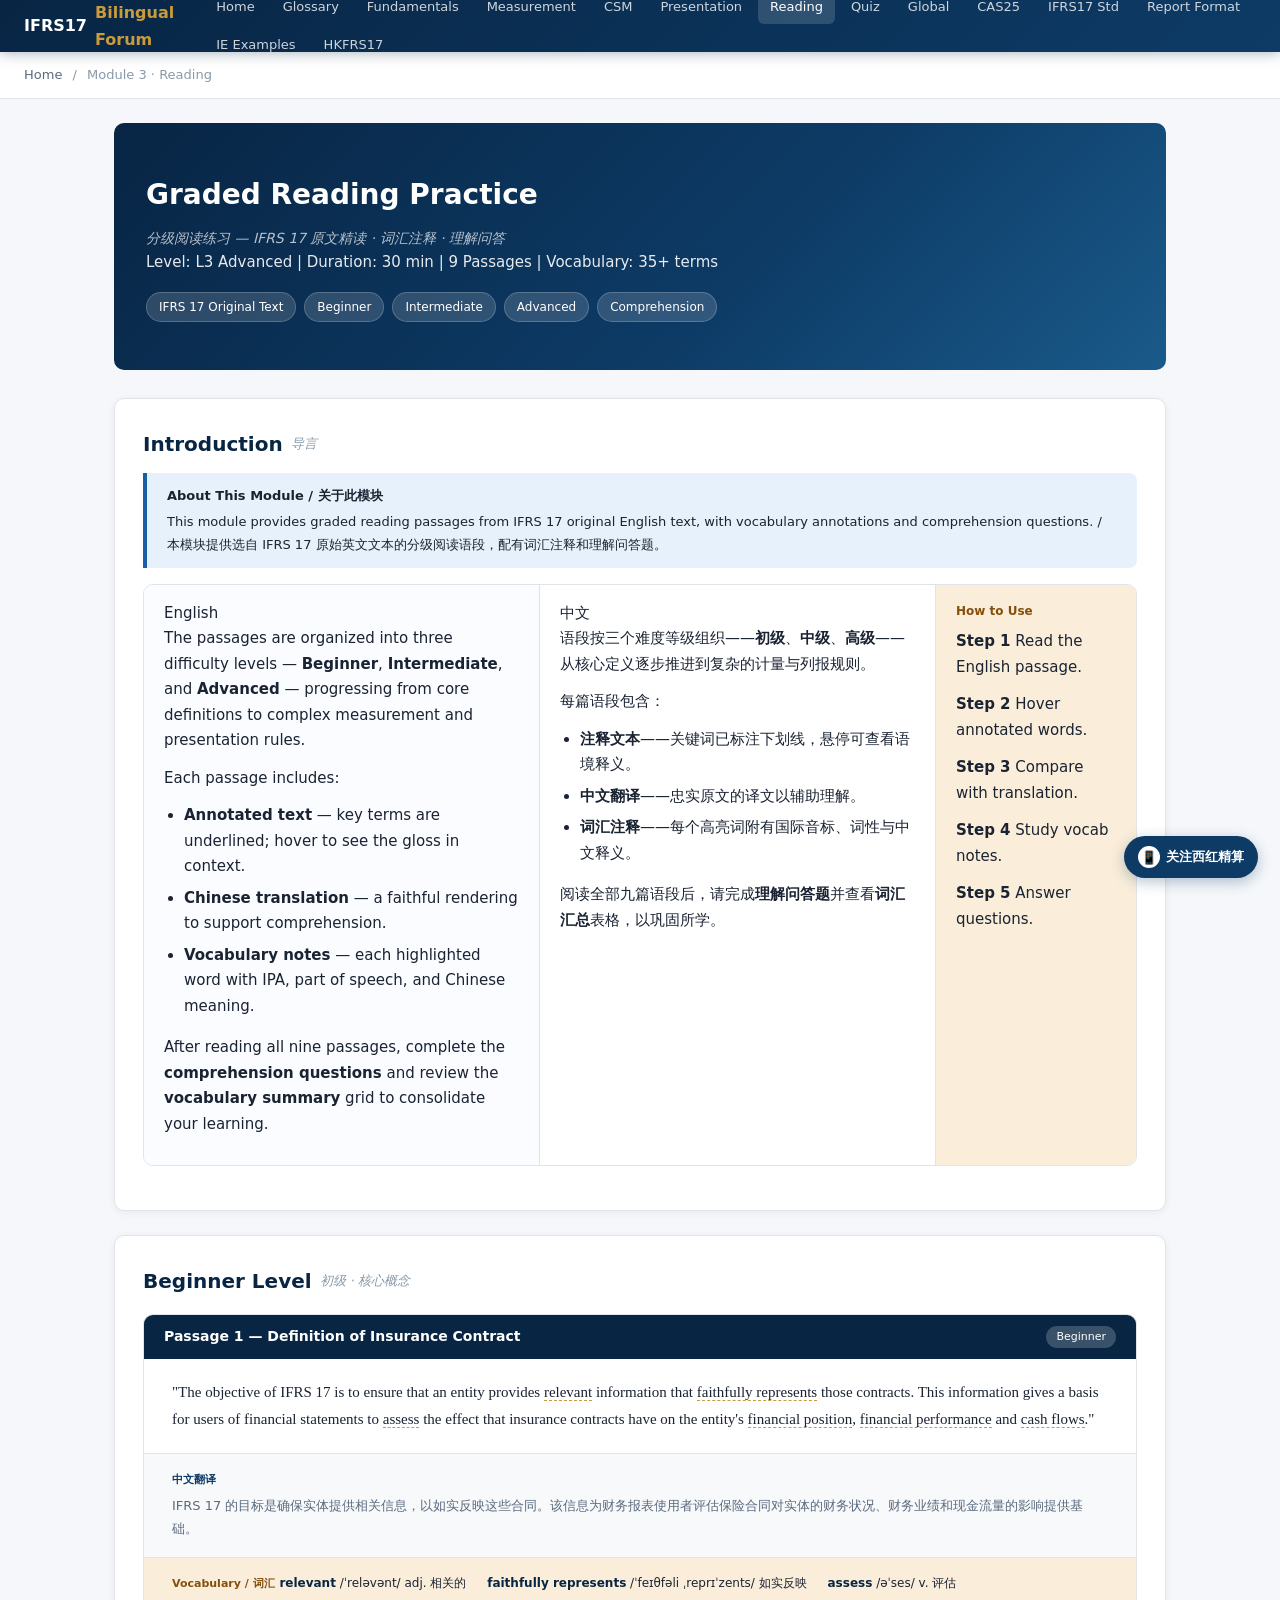
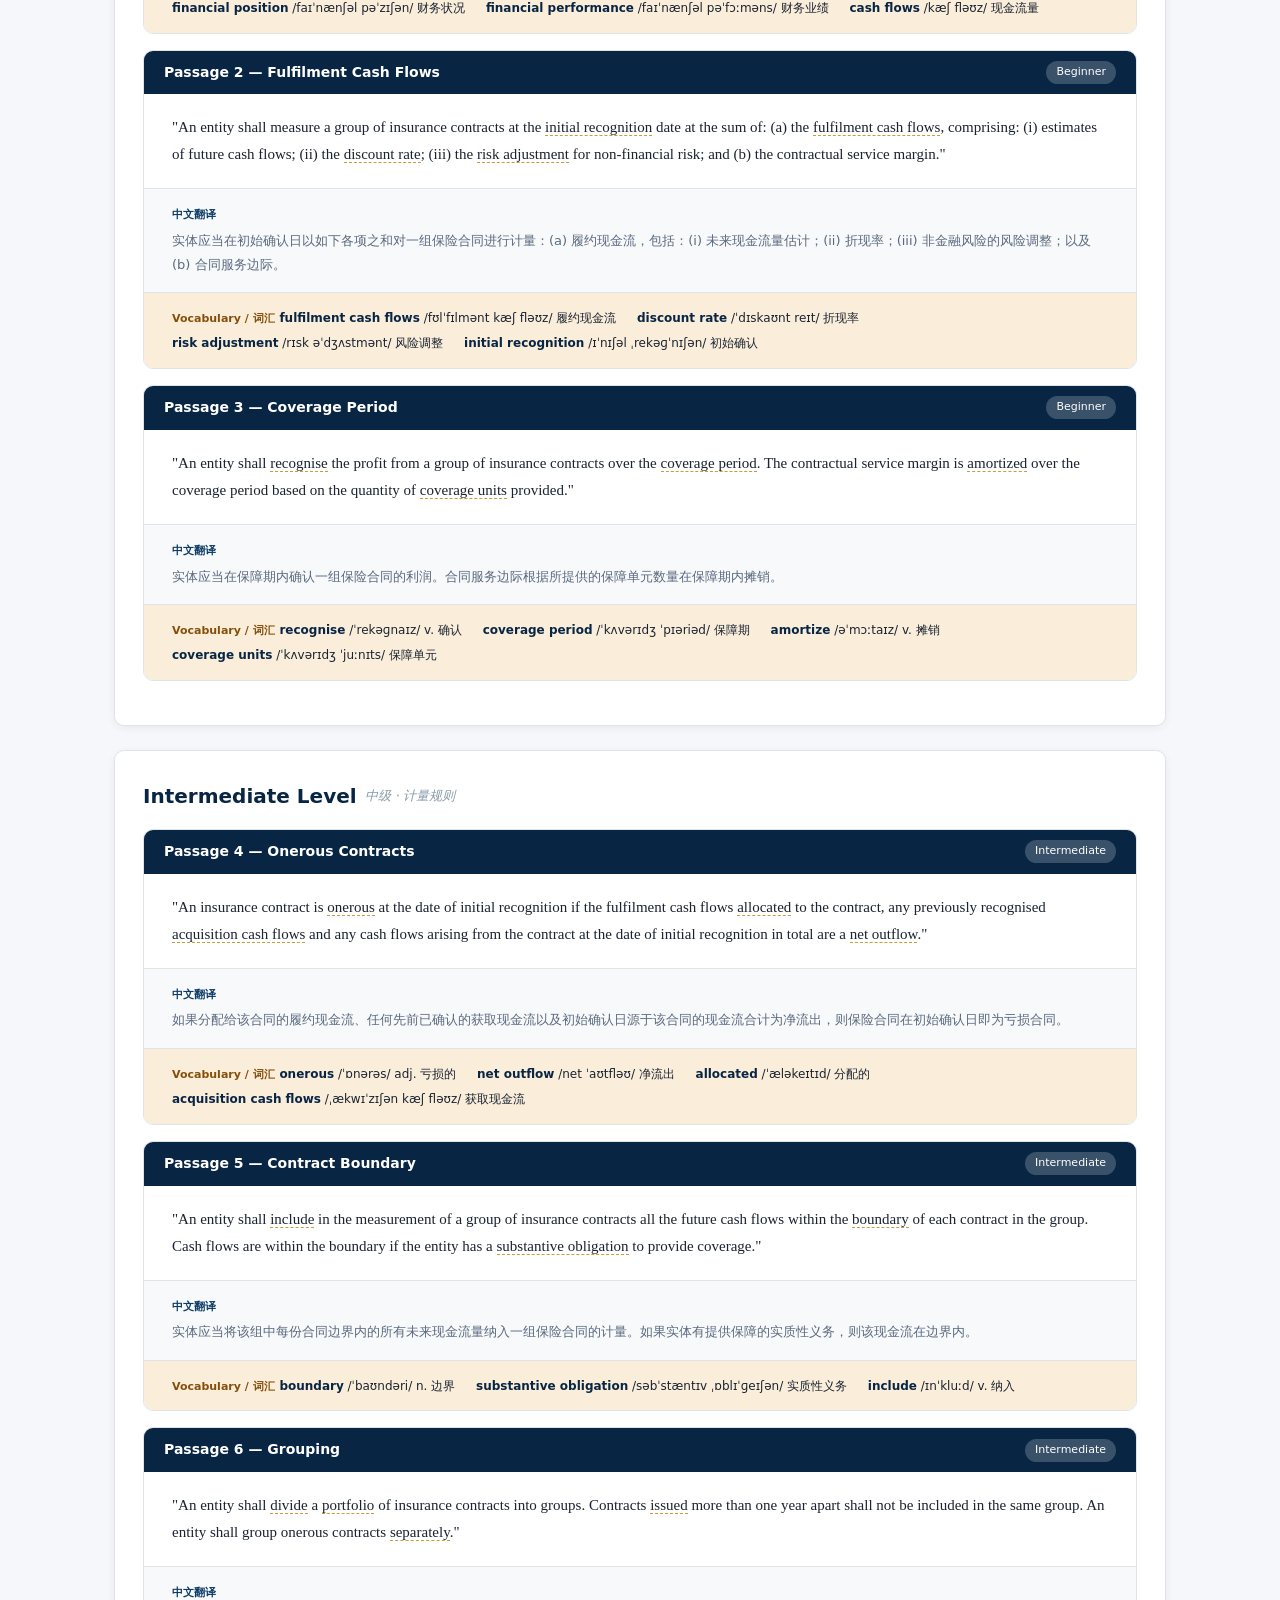
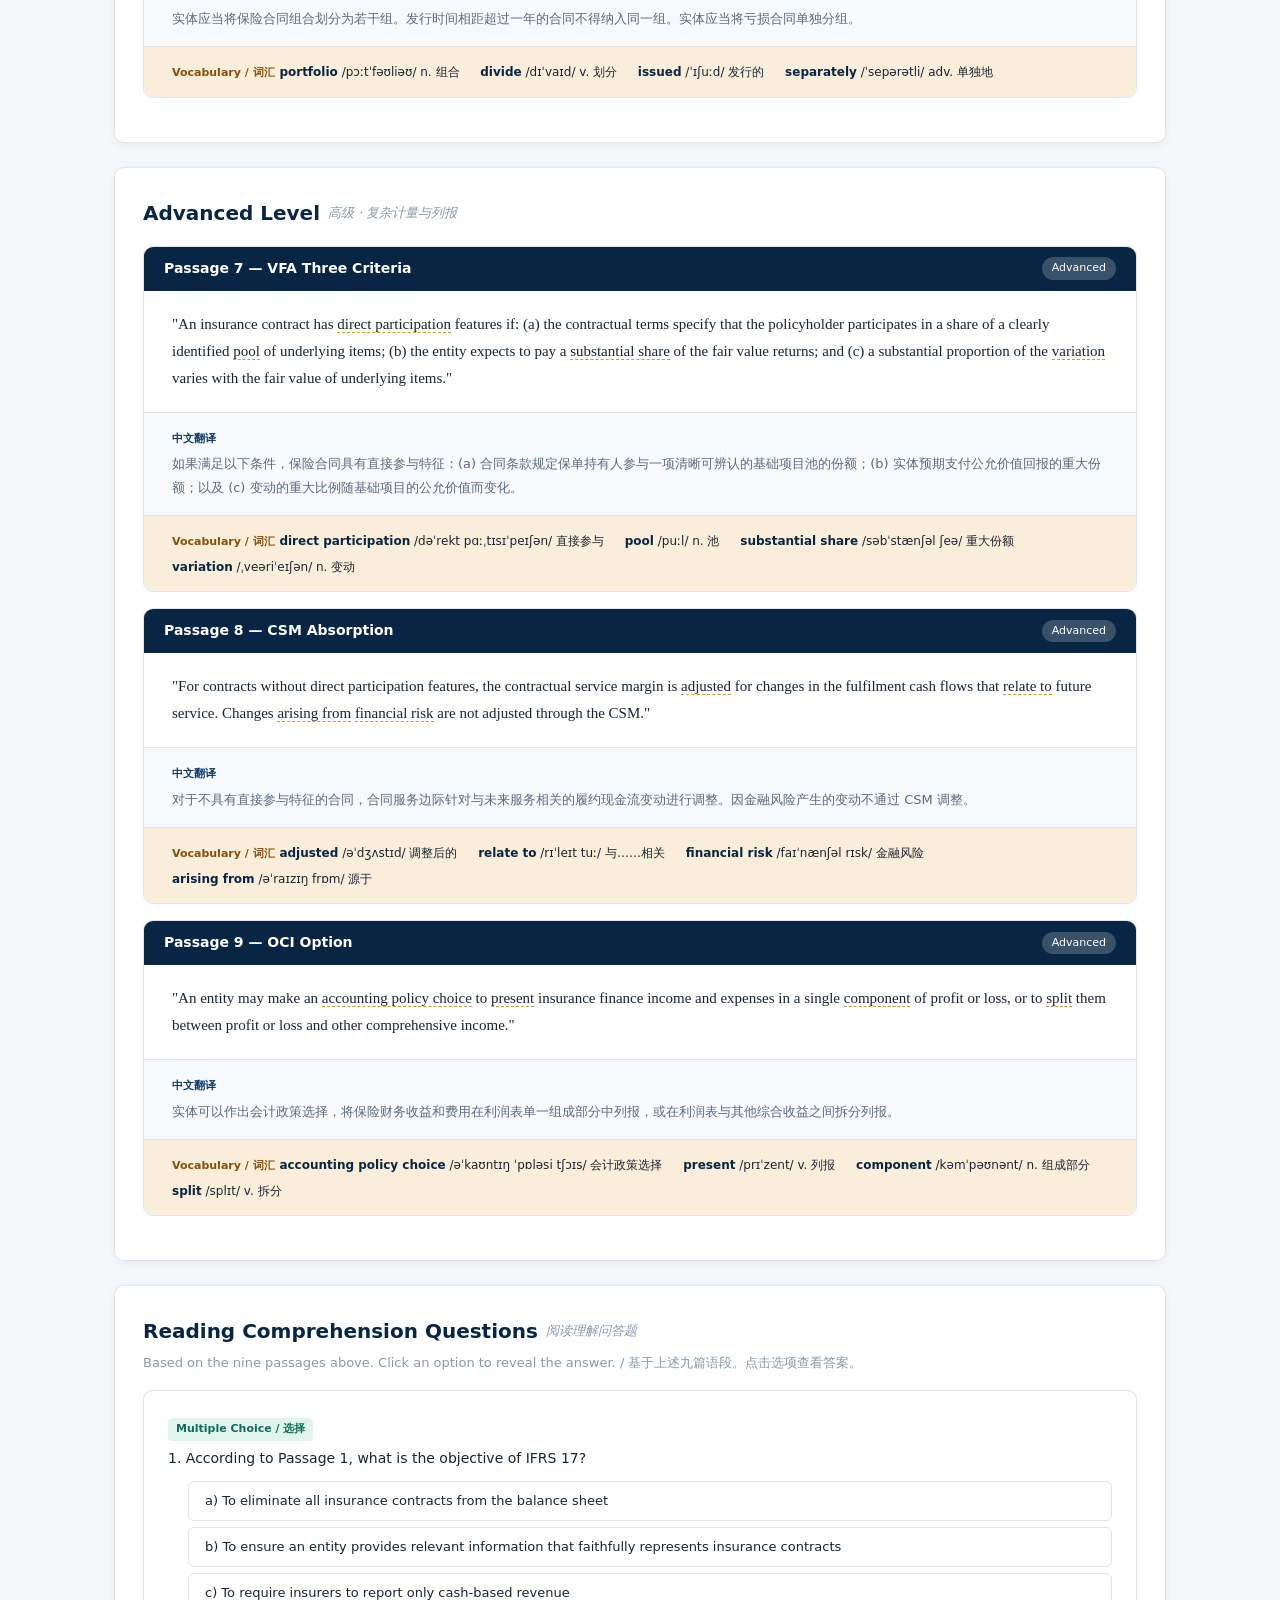
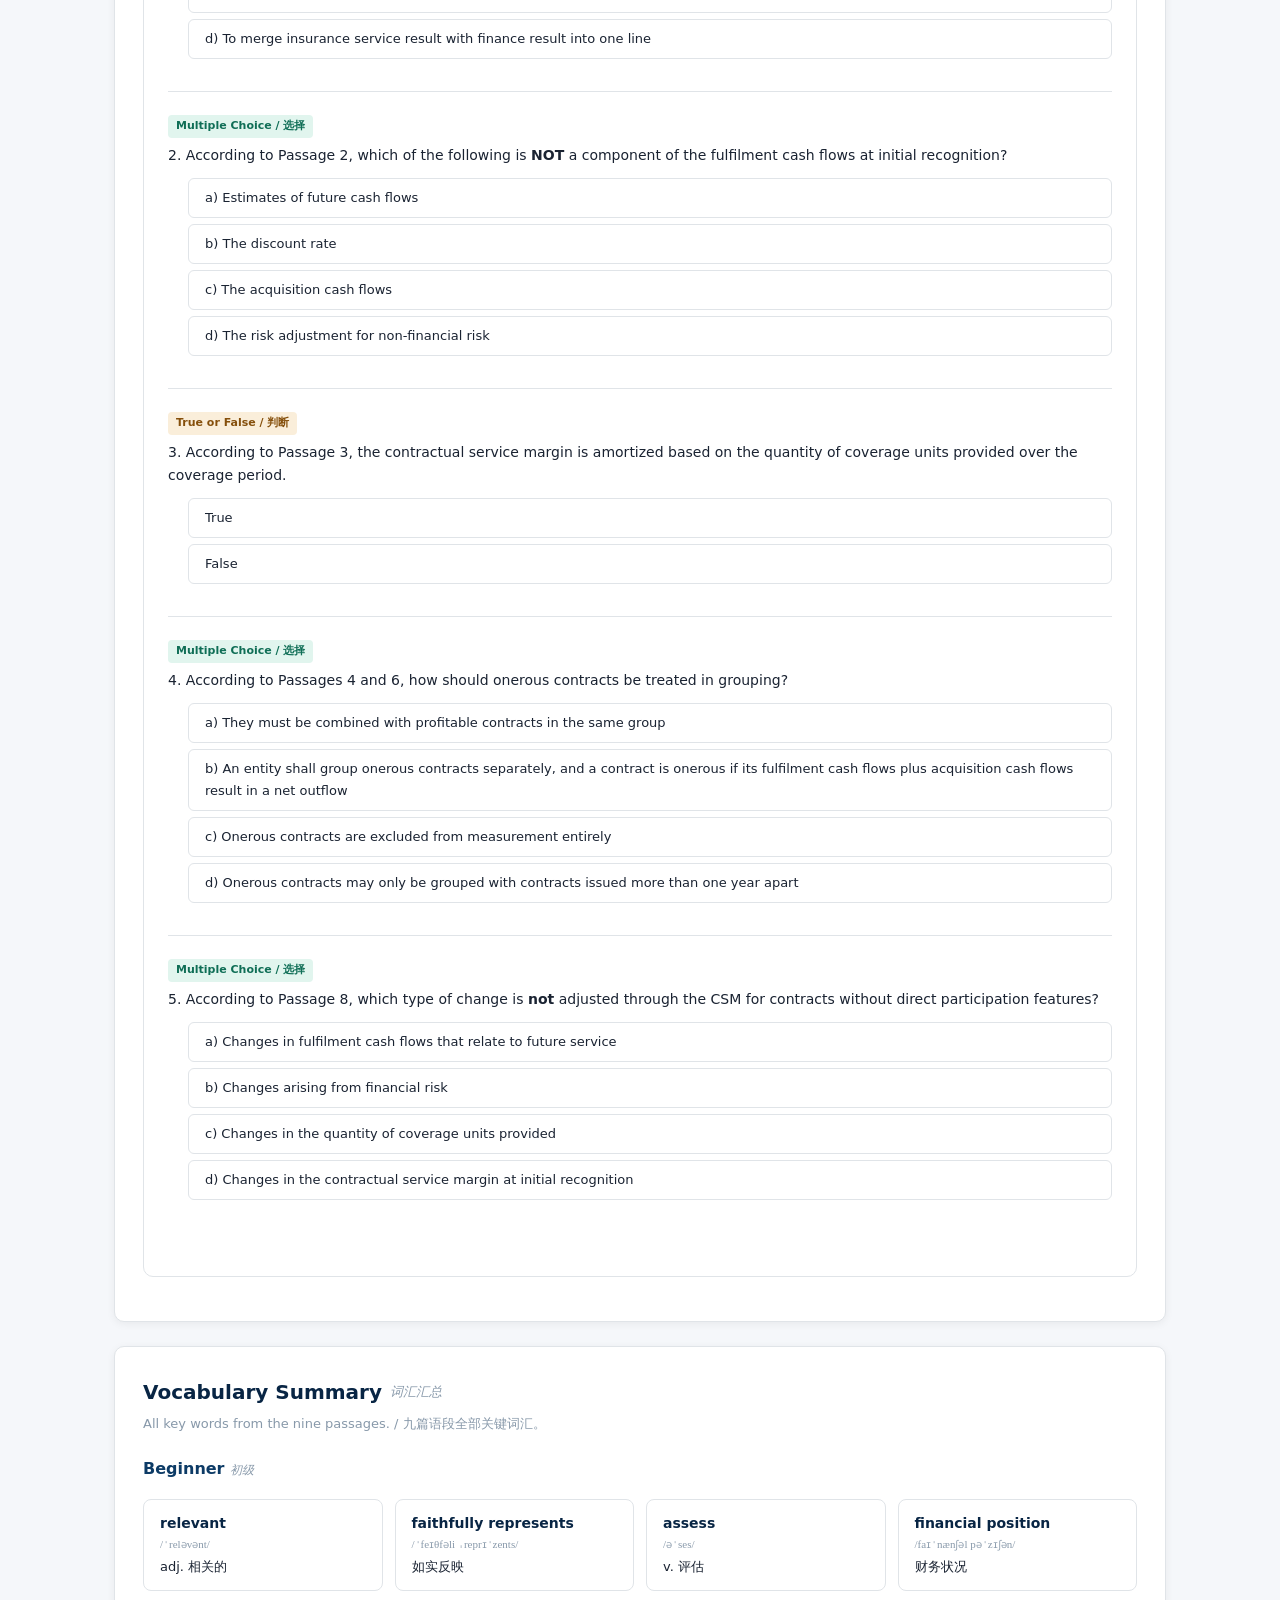
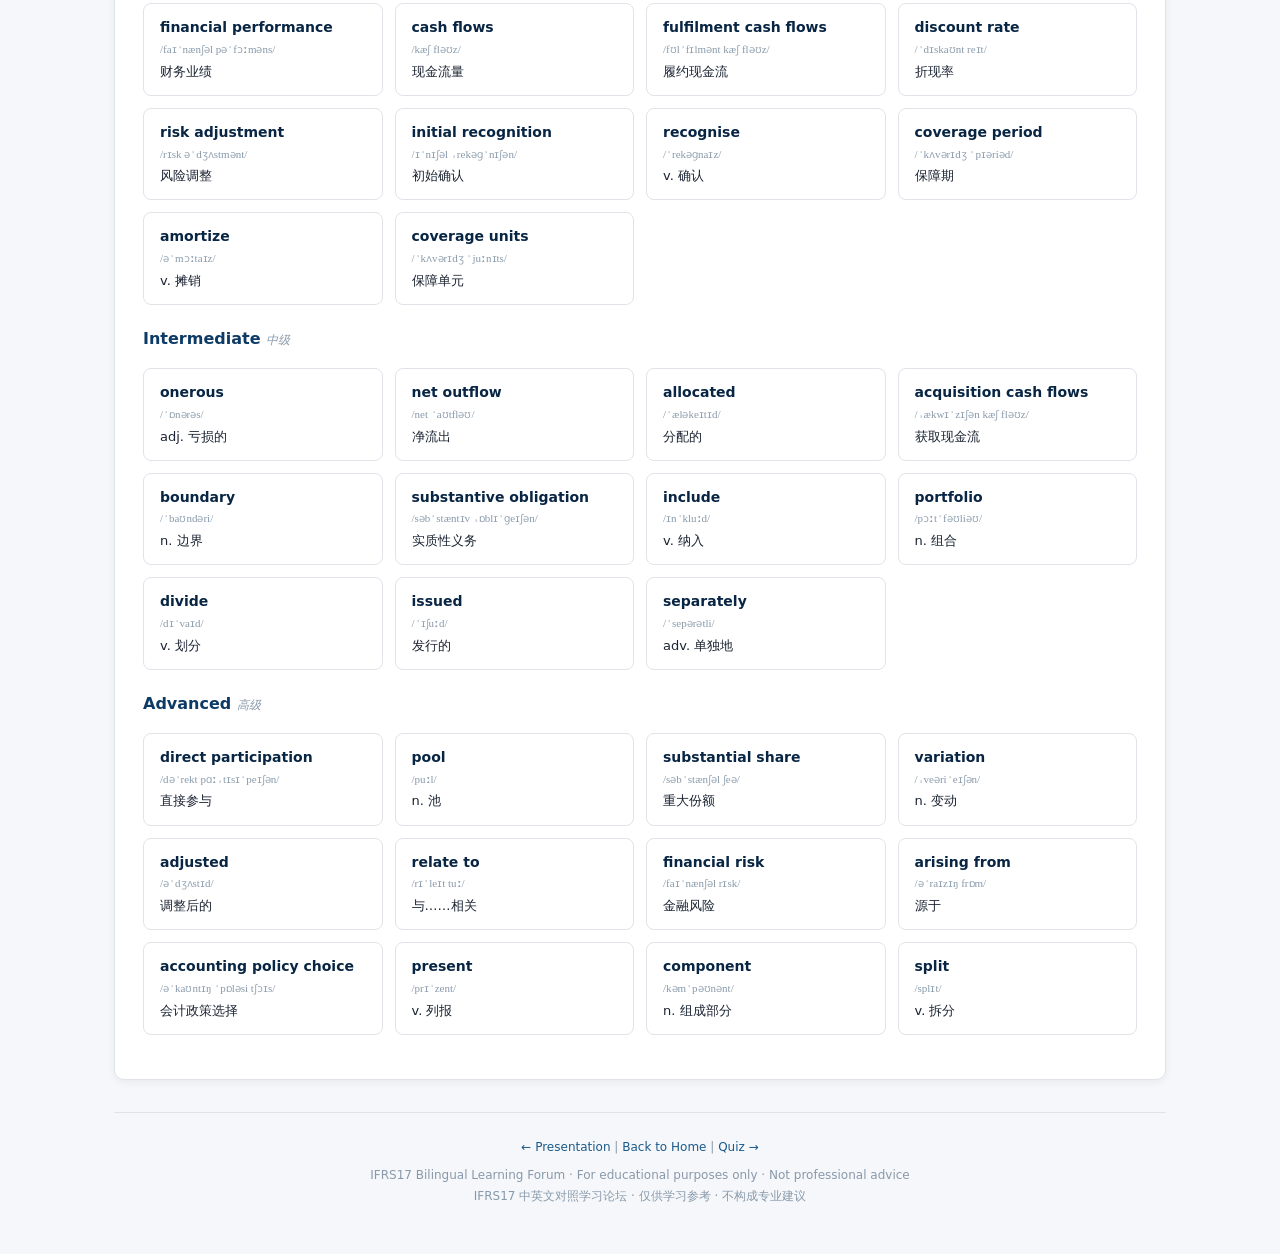
<file: 06-reading.html>
<!DOCTYPE html>
<html lang="zh-CN">
<head>
<meta charset="UTF-8">
<meta name="viewport" content="width=device-width, initial-scale=1.0">
<title>Reading Practice | 阅读练习</title>
<link rel="stylesheet" href="style.css">
</head>
<body>

<nav class="top-nav">
  <div class="brand">IFRS17 <span>Bilingual Forum</span></div>
  <div class="nav-links">
    <a href="index.html">Home</a>
    <a href="01-glossary.html">Glossary</a>
    <a href="02-fundamentals.html">Fundamentals</a>
    <a href="03-measurement.html">Measurement</a>
    <a href="04-csm.html">CSM</a>
    <a href="05-presentation.html">Presentation</a>
    <a href="06-reading.html" class="active">Reading</a>
    <a href="07-quiz.html">Quiz</a>
    <a href="08-global.html">Global</a>
    <a href="09-cas25-english.html">CAS25</a>
    <a href="10-ifrs17-chinese.html">IFRS17 Std</a>
    <a href="11-financial-statements.html">Report Format</a>
    <a href="12-illustrative-examples.html">IE Examples</a>
    <a href="13-hkfrs17.html">HKFRS17</a>
  </div>
</nav>

<div class="breadcrumb"><a href="index.html">Home</a> <span class="sep">/</span> Module 3 · Reading</div>

<div class="container">

<div class="hero">
  <h1>Graded Reading Practice</h1>
  <div class="en-title">分级阅读练习 — IFRS 17 原文精读 · 词汇注释 · 理解问答</div>
  <p class="subtitle">Level: L3 Advanced | Duration: 30 min | 9 Passages | Vocabulary: 35+ terms</p>
  <div class="hero-tags">
    <span class="tag">IFRS 17 Original Text</span>
    <span class="tag">Beginner</span>
    <span class="tag">Intermediate</span>
    <span class="tag">Advanced</span>
    <span class="tag">Comprehension</span>
  </div>
</div>

<!-- ========== Intro ========== -->
<div class="section">
<h2>Introduction <span class="en">导言</span></h2>
<div class="callout info">
<div class="title">About This Module / 关于此模块</div>
<p>This module provides graded reading passages from IFRS 17 original English text, with vocabulary annotations and comprehension questions. / 本模块提供选自 IFRS 17 原始英文文本的分级阅读语段，配有词汇注释和理解问答题。</p>
</div>

<div class="trilingual">
<div class="col col-en"><div class="lang-tab">English</div>
<p>The passages are organized into three difficulty levels — <strong>Beginner</strong>, <strong>Intermediate</strong>, and <strong>Advanced</strong> — progressing from core definitions to complex measurement and presentation rules.</p>
<p>Each passage includes:</p>
<ul>
<li><strong>Annotated text</strong> — key terms are underlined; hover to see the gloss in context.</li>
<li><strong>Chinese translation</strong> — a faithful rendering to support comprehension.</li>
<li><strong>Vocabulary notes</strong> — each highlighted word with IPA, part of speech, and Chinese meaning.</li>
</ul>
<p>After reading all nine passages, complete the <strong>comprehension questions</strong> and review the <strong>vocabulary summary</strong> grid to consolidate your learning.</p>
</div>
<div class="col col-cn"><div class="lang-tab">中文</div>
<p>语段按三个难度等级组织——<strong>初级</strong>、<strong>中级</strong>、<strong>高级</strong>——从核心定义逐步推进到复杂的计量与列报规则。</p>
<p>每篇语段包含：</p>
<ul>
<li><strong>注释文本</strong>——关键词已标注下划线，悬停可查看语境释义。</li>
<li><strong>中文翻译</strong>——忠实原文的译文以辅助理解。</li>
<li><strong>词汇注释</strong>——每个高亮词附有国际音标、词性与中文释义。</li>
</ul>
<p>阅读全部九篇语段后，请完成<strong>理解问答题</strong>并查看<strong>词汇汇总</strong>表格，以巩固所学。</p>
</div>
<div class="col col-terms"><h4>How to Use</h4>
<p><strong>Step 1</strong> Read the English passage.</p>
<p><strong>Step 2</strong> Hover annotated words.</p>
<p><strong>Step 3</strong> Compare with translation.</p>
<p><strong>Step 4</strong> Study vocab notes.</p>
<p><strong>Step 5</strong> Answer questions.</p>
</div>
</div>
</div>

<!-- ========== Beginner Level ========== -->
<div class="section">
<h2>Beginner Level <span class="en">初级 · 核心概念</span></h2>

<!-- Passage 1 -->
<div class="reading-passage">
<div class="rp-header">
<div class="rp-title">Passage 1 — Definition of Insurance Contract</div>
<div class="rp-level">Beginner</div>
</div>
<div class="rp-body">
"The objective of IFRS 17 is to ensure that an entity provides <span class="annotated" title="relevant /ˈreləvənt/ adj. 相关的">relevant</span> information that <span class="annotated" title="faithfully represents /ˈfeɪθfəli ˌreprɪˈzents/ 如实反映">faithfully represents</span> those contracts. This information gives a basis for users of financial statements to <span class="annotated" title="assess /əˈses/ v. 评估">assess</span> the effect that insurance contracts have on the entity's <span class="annotated" title="financial position /faɪˈnænʃəl pəˈzɪʃən/ 财务状况">financial position</span>, <span class="annotated" title="financial performance /faɪˈnænʃəl pəˈfɔːməns/ 财务业绩">financial performance</span> and <span class="annotated" title="cash flows /kæʃ fləʊz/ 现金流量">cash flows</span>."
</div>
<div class="rp-translation">
<span class="label">中文翻译</span>
IFRS 17 的目标是确保实体提供相关信息，以如实反映这些合同。该信息为财务报表使用者评估保险合同对实体的财务状况、财务业绩和现金流量的影响提供基础。
</div>
<div class="rp-vocab">
<span class="label">Vocabulary / 词汇</span>
<span class="word"><strong>relevant</strong> /ˈreləvənt/ adj. 相关的</span>
<span class="word"><strong>faithfully represents</strong> /ˈfeɪθfəli ˌreprɪˈzents/ 如实反映</span>
<span class="word"><strong>assess</strong> /əˈses/ v. 评估</span>
<span class="word"><strong>financial position</strong> /faɪˈnænʃəl pəˈzɪʃən/ 财务状况</span>
<span class="word"><strong>financial performance</strong> /faɪˈnænʃəl pəˈfɔːməns/ 财务业绩</span>
<span class="word"><strong>cash flows</strong> /kæʃ fləʊz/ 现金流量</span>
</div>
</div>

<!-- Passage 2 -->
<div class="reading-passage">
<div class="rp-header">
<div class="rp-title">Passage 2 — Fulfilment Cash Flows</div>
<div class="rp-level">Beginner</div>
</div>
<div class="rp-body">
"An entity shall measure a group of insurance contracts at the <span class="annotated" title="initial recognition /ɪˈnɪʃəl ˌrekəɡˈnɪʃən/ 初始确认">initial recognition</span> date at the sum of: (a) the <span class="annotated" title="fulfilment cash flows /fʊlˈfɪlmənt kæʃ fləʊz/ 履约现金流">fulfilment cash flows</span>, comprising: (i) estimates of future cash flows; (ii) the <span class="annotated" title="discount rate /ˈdɪskaʊnt reɪt/ 折现率">discount rate</span>; (iii) the <span class="annotated" title="risk adjustment /rɪsk əˈdʒʌstmənt/ 风险调整">risk adjustment</span> for non-financial risk; and (b) the contractual service margin."
</div>
<div class="rp-translation">
<span class="label">中文翻译</span>
实体应当在初始确认日以如下各项之和对一组保险合同进行计量：(a) 履约现金流，包括：(i) 未来现金流量估计；(ii) 折现率；(iii) 非金融风险的风险调整；以及 (b) 合同服务边际。
</div>
<div class="rp-vocab">
<span class="label">Vocabulary / 词汇</span>
<span class="word"><strong>fulfilment cash flows</strong> /fʊlˈfɪlmənt kæʃ fləʊz/ 履约现金流</span>
<span class="word"><strong>discount rate</strong> /ˈdɪskaʊnt reɪt/ 折现率</span>
<span class="word"><strong>risk adjustment</strong> /rɪsk əˈdʒʌstmənt/ 风险调整</span>
<span class="word"><strong>initial recognition</strong> /ɪˈnɪʃəl ˌrekəɡˈnɪʃən/ 初始确认</span>
</div>
</div>

<!-- Passage 3 -->
<div class="reading-passage">
<div class="rp-header">
<div class="rp-title">Passage 3 — Coverage Period</div>
<div class="rp-level">Beginner</div>
</div>
<div class="rp-body">
"An entity shall <span class="annotated" title="recognise /ˈrekəɡnaɪz/ v. 确认">recognise</span> the profit from a group of insurance contracts over the <span class="annotated" title="coverage period /ˈkʌvərɪdʒ ˈpɪəriəd/ 保障期">coverage period</span>. The contractual service margin is <span class="annotated" title="amortize /əˈmɔːtaɪz/ v. 摊销">amortized</span> over the coverage period based on the quantity of <span class="annotated" title="coverage units /ˈkʌvərɪdʒ ˈjuːnɪts/ 保障单元">coverage units</span> provided."
</div>
<div class="rp-translation">
<span class="label">中文翻译</span>
实体应当在保障期内确认一组保险合同的利润。合同服务边际根据所提供的保障单元数量在保障期内摊销。
</div>
<div class="rp-vocab">
<span class="label">Vocabulary / 词汇</span>
<span class="word"><strong>recognise</strong> /ˈrekəɡnaɪz/ v. 确认</span>
<span class="word"><strong>coverage period</strong> /ˈkʌvərɪdʒ ˈpɪəriəd/ 保障期</span>
<span class="word"><strong>amortize</strong> /əˈmɔːtaɪz/ v. 摊销</span>
<span class="word"><strong>coverage units</strong> /ˈkʌvərɪdʒ ˈjuːnɪts/ 保障单元</span>
</div>
</div>
</div>

<!-- ========== Intermediate Level ========== -->
<div class="section">
<h2>Intermediate Level <span class="en">中级 · 计量规则</span></h2>

<!-- Passage 4 -->
<div class="reading-passage">
<div class="rp-header">
<div class="rp-title">Passage 4 — Onerous Contracts</div>
<div class="rp-level">Intermediate</div>
</div>
<div class="rp-body">
"An insurance contract is <span class="annotated" title="onerous /ˈɒnərəs/ adj. 亏损的">onerous</span> at the date of initial recognition if the fulfilment cash flows <span class="annotated" title="allocated /ˈæləkeɪtɪd/ 分配的">allocated</span> to the contract, any previously recognised <span class="annotated" title="acquisition cash flows /ˌækwɪˈzɪʃən kæʃ fləʊz/ 获取现金流">acquisition cash flows</span> and any cash flows arising from the contract at the date of initial recognition in total are a <span class="annotated" title="net outflow /net ˈaʊtfləʊ/ 净流出">net outflow</span>."
</div>
<div class="rp-translation">
<span class="label">中文翻译</span>
如果分配给该合同的履约现金流、任何先前已确认的获取现金流以及初始确认日源于该合同的现金流合计为净流出，则保险合同在初始确认日即为亏损合同。
</div>
<div class="rp-vocab">
<span class="label">Vocabulary / 词汇</span>
<span class="word"><strong>onerous</strong> /ˈɒnərəs/ adj. 亏损的</span>
<span class="word"><strong>net outflow</strong> /net ˈaʊtfləʊ/ 净流出</span>
<span class="word"><strong>allocated</strong> /ˈæləkeɪtɪd/ 分配的</span>
<span class="word"><strong>acquisition cash flows</strong> /ˌækwɪˈzɪʃən kæʃ fləʊz/ 获取现金流</span>
</div>
</div>

<!-- Passage 5 -->
<div class="reading-passage">
<div class="rp-header">
<div class="rp-title">Passage 5 — Contract Boundary</div>
<div class="rp-level">Intermediate</div>
</div>
<div class="rp-body">
"An entity shall <span class="annotated" title="include /ɪnˈkluːd/ v. 纳入">include</span> in the measurement of a group of insurance contracts all the future cash flows within the <span class="annotated" title="boundary /ˈbaʊndəri/ n. 边界">boundary</span> of each contract in the group. Cash flows are within the boundary if the entity has a <span class="annotated" title="substantive obligation /səbˈstæntɪv ˌɒblɪˈɡeɪʃən/ 实质性义务">substantive obligation</span> to provide coverage."
</div>
<div class="rp-translation">
<span class="label">中文翻译</span>
实体应当将该组中每份合同边界内的所有未来现金流量纳入一组保险合同的计量。如果实体有提供保障的实质性义务，则该现金流在边界内。
</div>
<div class="rp-vocab">
<span class="label">Vocabulary / 词汇</span>
<span class="word"><strong>boundary</strong> /ˈbaʊndəri/ n. 边界</span>
<span class="word"><strong>substantive obligation</strong> /səbˈstæntɪv ˌɒblɪˈɡeɪʃən/ 实质性义务</span>
<span class="word"><strong>include</strong> /ɪnˈkluːd/ v. 纳入</span>
</div>
</div>

<!-- Passage 6 -->
<div class="reading-passage">
<div class="rp-header">
<div class="rp-title">Passage 6 — Grouping</div>
<div class="rp-level">Intermediate</div>
</div>
<div class="rp-body">
"An entity shall <span class="annotated" title="divide /dɪˈvaɪd/ v. 划分">divide</span> a <span class="annotated" title="portfolio /pɔːtˈfəʊliəʊ/ n. 组合">portfolio</span> of insurance contracts into groups. Contracts <span class="annotated" title="issued /ˈɪʃuːd/ 发行的">issued</span> more than one year apart shall not be included in the same group. An entity shall group onerous contracts <span class="annotated" title="separately /ˈsepərətli/ adv. 单独地">separately</span>."
</div>
<div class="rp-translation">
<span class="label">中文翻译</span>
实体应当将保险合同组合划分为若干组。发行时间相距超过一年的合同不得纳入同一组。实体应当将亏损合同单独分组。
</div>
<div class="rp-vocab">
<span class="label">Vocabulary / 词汇</span>
<span class="word"><strong>portfolio</strong> /pɔːtˈfəʊliəʊ/ n. 组合</span>
<span class="word"><strong>divide</strong> /dɪˈvaɪd/ v. 划分</span>
<span class="word"><strong>issued</strong> /ˈɪʃuːd/ 发行的</span>
<span class="word"><strong>separately</strong> /ˈsepərətli/ adv. 单独地</span>
</div>
</div>
</div>

<!-- ========== Advanced Level ========== -->
<div class="section">
<h2>Advanced Level <span class="en">高级 · 复杂计量与列报</span></h2>

<!-- Passage 7 -->
<div class="reading-passage">
<div class="rp-header">
<div class="rp-title">Passage 7 — VFA Three Criteria</div>
<div class="rp-level">Advanced</div>
</div>
<div class="rp-body">
"An insurance contract has <span class="annotated" title="direct participation /dəˈrekt pɑːˌtɪsɪˈpeɪʃən/ 直接参与">direct participation</span> features if: (a) the contractual terms specify that the policyholder participates in a share of a clearly identified <span class="annotated" title="pool /puːl/ n. 池">pool</span> of underlying items; (b) the entity expects to pay a <span class="annotated" title="substantial share /səbˈstænʃəl ʃeə/ 重大份额">substantial share</span> of the fair value returns; and (c) a substantial proportion of the <span class="annotated" title="variation /ˌveəriˈeɪʃən/ n. 变动">variation</span> varies with the fair value of underlying items."
</div>
<div class="rp-translation">
<span class="label">中文翻译</span>
如果满足以下条件，保险合同具有直接参与特征：(a) 合同条款规定保单持有人参与一项清晰可辨认的基础项目池的份额；(b) 实体预期支付公允价值回报的重大份额；以及 (c) 变动的重大比例随基础项目的公允价值而变化。
</div>
<div class="rp-vocab">
<span class="label">Vocabulary / 词汇</span>
<span class="word"><strong>direct participation</strong> /dəˈrekt pɑːˌtɪsɪˈpeɪʃən/ 直接参与</span>
<span class="word"><strong>pool</strong> /puːl/ n. 池</span>
<span class="word"><strong>substantial share</strong> /səbˈstænʃəl ʃeə/ 重大份额</span>
<span class="word"><strong>variation</strong> /ˌveəriˈeɪʃən/ n. 变动</span>
</div>
</div>

<!-- Passage 8 -->
<div class="reading-passage">
<div class="rp-header">
<div class="rp-title">Passage 8 — CSM Absorption</div>
<div class="rp-level">Advanced</div>
</div>
<div class="rp-body">
"For contracts without direct participation features, the contractual service margin is <span class="annotated" title="adjusted /əˈdʒʌstɪd/ 调整后的">adjusted</span> for changes in the fulfilment cash flows that <span class="annotated" title="relate to /rɪˈleɪt tuː/ 与……相关">relate to</span> future service. Changes <span class="annotated" title="arising from /əˈraɪzɪŋ frɒm/ 源于">arising from</span> <span class="annotated" title="financial risk /faɪˈnænʃəl rɪsk/ 金融风险">financial risk</span> are not adjusted through the CSM."
</div>
<div class="rp-translation">
<span class="label">中文翻译</span>
对于不具有直接参与特征的合同，合同服务边际针对与未来服务相关的履约现金流变动进行调整。因金融风险产生的变动不通过 CSM 调整。
</div>
<div class="rp-vocab">
<span class="label">Vocabulary / 词汇</span>
<span class="word"><strong>adjusted</strong> /əˈdʒʌstɪd/ 调整后的</span>
<span class="word"><strong>relate to</strong> /rɪˈleɪt tuː/ 与……相关</span>
<span class="word"><strong>financial risk</strong> /faɪˈnænʃəl rɪsk/ 金融风险</span>
<span class="word"><strong>arising from</strong> /əˈraɪzɪŋ frɒm/ 源于</span>
</div>
</div>

<!-- Passage 9 -->
<div class="reading-passage">
<div class="rp-header">
<div class="rp-title">Passage 9 — OCI Option</div>
<div class="rp-level">Advanced</div>
</div>
<div class="rp-body">
"An entity may make an <span class="annotated" title="accounting policy choice /əˈkaʊntɪŋ ˈpɒləsi tʃɔɪs/ 会计政策选择">accounting policy choice</span> to <span class="annotated" title="present /prɪˈzent/ v. 列报">present</span> insurance finance income and expenses in a single <span class="annotated" title="component /kəmˈpəʊnənt/ n. 组成部分">component</span> of profit or loss, or to <span class="annotated" title="split /splɪt/ v. 拆分">split</span> them between profit or loss and other comprehensive income."
</div>
<div class="rp-translation">
<span class="label">中文翻译</span>
实体可以作出会计政策选择，将保险财务收益和费用在利润表单一组成部分中列报，或在利润表与其他综合收益之间拆分列报。
</div>
<div class="rp-vocab">
<span class="label">Vocabulary / 词汇</span>
<span class="word"><strong>accounting policy choice</strong> /əˈkaʊntɪŋ ˈpɒləsi tʃɔɪs/ 会计政策选择</span>
<span class="word"><strong>present</strong> /prɪˈzent/ v. 列报</span>
<span class="word"><strong>component</strong> /kəmˈpəʊnənt/ n. 组成部分</span>
<span class="word"><strong>split</strong> /splɪt/ v. 拆分</span>
</div>
</div>
</div>

<!-- ========== Reading Comprehension Questions ========== -->
<div class="section">
<h2>Reading Comprehension Questions <span class="en">阅读理解问答题</span></h2>
<p class="muted" style="font-size:13px;">Based on the nine passages above. Click an option to reveal the answer. / 基于上述九篇语段。点击选项查看答案。</p>

<div class="quiz-section">

<div class="quiz-question">
<span class="q-type choice">Multiple Choice / 选择</span>
<div class="q-text">1. According to Passage 1, what is the objective of IFRS 17?</div>
<ul class="quiz-options">
<li onclick="showAnswer(this,false)">a) To eliminate all insurance contracts from the balance sheet</li>
<li onclick="showAnswer(this,true)">b) To ensure an entity provides relevant information that faithfully represents insurance contracts</li>
<li onclick="showAnswer(this,false)">c) To require insurers to report only cash-based revenue</li>
<li onclick="showAnswer(this,false)">d) To merge insurance service result with finance result into one line</li>
</ul>
<div class="quiz-answer">Correct: b). Passage 1 states the objective is "to ensure that an entity provides relevant information that faithfully represents those contracts," giving users a basis to assess the effect of insurance contracts on financial position, financial performance and cash flows.</div>
</div>

<div class="quiz-question">
<span class="q-type choice">Multiple Choice / 选择</span>
<div class="q-text">2. According to Passage 2, which of the following is <strong>NOT</strong> a component of the fulfilment cash flows at initial recognition?</div>
<ul class="quiz-options">
<li onclick="showAnswer(this,false)">a) Estimates of future cash flows</li>
<li onclick="showAnswer(this,false)">b) The discount rate</li>
<li onclick="showAnswer(this,true)">c) The acquisition cash flows</li>
<li onclick="showAnswer(this,false)">d) The risk adjustment for non-financial risk</li>
</ul>
<div class="quiz-answer">Correct: c). Passage 2 lists the fulfilment cash flows as comprising (i) estimates of future cash flows, (ii) the discount rate, and (iii) the risk adjustment for non-financial risk. Acquisition cash flows are mentioned separately in Passage 4 in the context of identifying onerous contracts, not as a component of fulfilment cash flows.</div>
</div>

<div class="quiz-question">
<span class="q-type tf">True or False / 判断</span>
<div class="q-text">3. According to Passage 3, the contractual service margin is amortized based on the quantity of coverage units provided over the coverage period.</div>
<ul class="quiz-options">
<li onclick="showAnswer(this,true)">True</li>
<li onclick="showAnswer(this,false)">False</li>
</ul>
<div class="quiz-answer">Correct: True. Passage 3 explicitly states: "The contractual service margin is amortized over the coverage period based on the quantity of coverage units provided." This is the coverage-units approach to CSM release.</div>
</div>

<div class="quiz-question">
<span class="q-type choice">Multiple Choice / 选择</span>
<div class="q-text">4. According to Passages 4 and 6, how should onerous contracts be treated in grouping?</div>
<ul class="quiz-options">
<li onclick="showAnswer(this,false)">a) They must be combined with profitable contracts in the same group</li>
<li onclick="showAnswer(this,true)">b) An entity shall group onerous contracts separately, and a contract is onerous if its fulfilment cash flows plus acquisition cash flows result in a net outflow</li>
<li onclick="showAnswer(this,false)">c) Onerous contracts are excluded from measurement entirely</li>
<li onclick="showAnswer(this,false)">d) Onerous contracts may only be grouped with contracts issued more than one year apart</li>
</ul>
<div class="quiz-answer">Correct: b). Passage 6 requires that "an entity shall group onerous contracts separately," and Passage 4 defines a contract as onerous at initial recognition when the allocated fulfilment cash flows, previously recognised acquisition cash flows, and cash flows arising at that date total a net outflow.</div>
</div>

<div class="quiz-question">
<span class="q-type choice">Multiple Choice / 选择</span>
<div class="q-text">5. According to Passage 8, which type of change is <strong>not</strong> adjusted through the CSM for contracts without direct participation features?</div>
<ul class="quiz-options">
<li onclick="showAnswer(this,false)">a) Changes in fulfilment cash flows that relate to future service</li>
<li onclick="showAnswer(this,true)">b) Changes arising from financial risk</li>
<li onclick="showAnswer(this,false)">c) Changes in the quantity of coverage units provided</li>
<li onclick="showAnswer(this,false)">d) Changes in the contractual service margin at initial recognition</li>
</ul>
<div class="quiz-answer">Correct: b). Passage 8 states: "the contractual service margin is adjusted for changes in the fulfilment cash flows that relate to future service. Changes arising from financial risk are not adjusted through the CSM." Financial risk changes flow through profit or loss (or OCI) rather than being absorbed by the CSM.</div>
</div>

</div>
</div>

<!-- ========== Vocabulary Summary ========== -->
<div class="section">
<h2>Vocabulary Summary <span class="en">词汇汇总</span></h2>
<p class="muted" style="font-size:13px;">All key words from the nine passages. / 九篇语段全部关键词汇。</p>

<h3>Beginner <span class="en">初级</span></h3>
<div class="vocab-spotlight">
<div class="vocab-card">
  <div class="vc-en">relevant</div>
  <div class="vc-ipa">/ˈreləvənt/</div>
  <div class="vc-cn">adj. 相关的</div>
</div>
<div class="vocab-card">
  <div class="vc-en">faithfully represents</div>
  <div class="vc-ipa">/ˈfeɪθfəli ˌreprɪˈzents/</div>
  <div class="vc-cn">如实反映</div>
</div>
<div class="vocab-card">
  <div class="vc-en">assess</div>
  <div class="vc-ipa">/əˈses/</div>
  <div class="vc-cn">v. 评估</div>
</div>
<div class="vocab-card">
  <div class="vc-en">financial position</div>
  <div class="vc-ipa">/faɪˈnænʃəl pəˈzɪʃən/</div>
  <div class="vc-cn">财务状况</div>
</div>
<div class="vocab-card">
  <div class="vc-en">financial performance</div>
  <div class="vc-ipa">/faɪˈnænʃəl pəˈfɔːməns/</div>
  <div class="vc-cn">财务业绩</div>
</div>
<div class="vocab-card">
  <div class="vc-en">cash flows</div>
  <div class="vc-ipa">/kæʃ fləʊz/</div>
  <div class="vc-cn">现金流量</div>
</div>
<div class="vocab-card">
  <div class="vc-en">fulfilment cash flows</div>
  <div class="vc-ipa">/fʊlˈfɪlmənt kæʃ fləʊz/</div>
  <div class="vc-cn">履约现金流</div>
</div>
<div class="vocab-card">
  <div class="vc-en">discount rate</div>
  <div class="vc-ipa">/ˈdɪskaʊnt reɪt/</div>
  <div class="vc-cn">折现率</div>
</div>
<div class="vocab-card">
  <div class="vc-en">risk adjustment</div>
  <div class="vc-ipa">/rɪsk əˈdʒʌstmənt/</div>
  <div class="vc-cn">风险调整</div>
</div>
<div class="vocab-card">
  <div class="vc-en">initial recognition</div>
  <div class="vc-ipa">/ɪˈnɪʃəl ˌrekəɡˈnɪʃən/</div>
  <div class="vc-cn">初始确认</div>
</div>
<div class="vocab-card">
  <div class="vc-en">recognise</div>
  <div class="vc-ipa">/ˈrekəɡnaɪz/</div>
  <div class="vc-cn">v. 确认</div>
</div>
<div class="vocab-card">
  <div class="vc-en">coverage period</div>
  <div class="vc-ipa">/ˈkʌvərɪdʒ ˈpɪəriəd/</div>
  <div class="vc-cn">保障期</div>
</div>
<div class="vocab-card">
  <div class="vc-en">amortize</div>
  <div class="vc-ipa">/əˈmɔːtaɪz/</div>
  <div class="vc-cn">v. 摊销</div>
</div>
<div class="vocab-card">
  <div class="vc-en">coverage units</div>
  <div class="vc-ipa">/ˈkʌvərɪdʒ ˈjuːnɪts/</div>
  <div class="vc-cn">保障单元</div>
</div>
</div>

<h3>Intermediate <span class="en">中级</span></h3>
<div class="vocab-spotlight">
<div class="vocab-card">
  <div class="vc-en">onerous</div>
  <div class="vc-ipa">/ˈɒnərəs/</div>
  <div class="vc-cn">adj. 亏损的</div>
</div>
<div class="vocab-card">
  <div class="vc-en">net outflow</div>
  <div class="vc-ipa">/net ˈaʊtfləʊ/</div>
  <div class="vc-cn">净流出</div>
</div>
<div class="vocab-card">
  <div class="vc-en">allocated</div>
  <div class="vc-ipa">/ˈæləkeɪtɪd/</div>
  <div class="vc-cn">分配的</div>
</div>
<div class="vocab-card">
  <div class="vc-en">acquisition cash flows</div>
  <div class="vc-ipa">/ˌækwɪˈzɪʃən kæʃ fləʊz/</div>
  <div class="vc-cn">获取现金流</div>
</div>
<div class="vocab-card">
  <div class="vc-en">boundary</div>
  <div class="vc-ipa">/ˈbaʊndəri/</div>
  <div class="vc-cn">n. 边界</div>
</div>
<div class="vocab-card">
  <div class="vc-en">substantive obligation</div>
  <div class="vc-ipa">/səbˈstæntɪv ˌɒblɪˈɡeɪʃən/</div>
  <div class="vc-cn">实质性义务</div>
</div>
<div class="vocab-card">
  <div class="vc-en">include</div>
  <div class="vc-ipa">/ɪnˈkluːd/</div>
  <div class="vc-cn">v. 纳入</div>
</div>
<div class="vocab-card">
  <div class="vc-en">portfolio</div>
  <div class="vc-ipa">/pɔːtˈfəʊliəʊ/</div>
  <div class="vc-cn">n. 组合</div>
</div>
<div class="vocab-card">
  <div class="vc-en">divide</div>
  <div class="vc-ipa">/dɪˈvaɪd/</div>
  <div class="vc-cn">v. 划分</div>
</div>
<div class="vocab-card">
  <div class="vc-en">issued</div>
  <div class="vc-ipa">/ˈɪʃuːd/</div>
  <div class="vc-cn">发行的</div>
</div>
<div class="vocab-card">
  <div class="vc-en">separately</div>
  <div class="vc-ipa">/ˈsepərətli/</div>
  <div class="vc-cn">adv. 单独地</div>
</div>
</div>

<h3>Advanced <span class="en">高级</span></h3>
<div class="vocab-spotlight">
<div class="vocab-card">
  <div class="vc-en">direct participation</div>
  <div class="vc-ipa">/dəˈrekt pɑːˌtɪsɪˈpeɪʃən/</div>
  <div class="vc-cn">直接参与</div>
</div>
<div class="vocab-card">
  <div class="vc-en">pool</div>
  <div class="vc-ipa">/puːl/</div>
  <div class="vc-cn">n. 池</div>
</div>
<div class="vocab-card">
  <div class="vc-en">substantial share</div>
  <div class="vc-ipa">/səbˈstænʃəl ʃeə/</div>
  <div class="vc-cn">重大份额</div>
</div>
<div class="vocab-card">
  <div class="vc-en">variation</div>
  <div class="vc-ipa">/ˌveəriˈeɪʃən/</div>
  <div class="vc-cn">n. 变动</div>
</div>
<div class="vocab-card">
  <div class="vc-en">adjusted</div>
  <div class="vc-ipa">/əˈdʒʌstɪd/</div>
  <div class="vc-cn">调整后的</div>
</div>
<div class="vocab-card">
  <div class="vc-en">relate to</div>
  <div class="vc-ipa">/rɪˈleɪt tuː/</div>
  <div class="vc-cn">与……相关</div>
</div>
<div class="vocab-card">
  <div class="vc-en">financial risk</div>
  <div class="vc-ipa">/faɪˈnænʃəl rɪsk/</div>
  <div class="vc-cn">金融风险</div>
</div>
<div class="vocab-card">
  <div class="vc-en">arising from</div>
  <div class="vc-ipa">/əˈraɪzɪŋ frɒm/</div>
  <div class="vc-cn">源于</div>
</div>
<div class="vocab-card">
  <div class="vc-en">accounting policy choice</div>
  <div class="vc-ipa">/əˈkaʊntɪŋ ˈpɒləsi tʃɔɪs/</div>
  <div class="vc-cn">会计政策选择</div>
</div>
<div class="vocab-card">
  <div class="vc-en">present</div>
  <div class="vc-ipa">/prɪˈzent/</div>
  <div class="vc-cn">v. 列报</div>
</div>
<div class="vocab-card">
  <div class="vc-en">component</div>
  <div class="vc-ipa">/kəmˈpəʊnənt/</div>
  <div class="vc-cn">n. 组成部分</div>
</div>
<div class="vocab-card">
  <div class="vc-en">split</div>
  <div class="vc-ipa">/splɪt/</div>
  <div class="vc-cn">v. 拆分</div>
</div>
</div>
</div>

<div class="footer">
<p><a href="05-presentation.html">&larr; Presentation</a> | <a href="index.html">Back to Home</a> | <a href="07-quiz.html">Quiz &rarr;</a></p>
<p style="margin-top:8px;">IFRS17 Bilingual Learning Forum · For educational purposes only · Not professional advice</p>
<p>IFRS17 中英文对照学习论坛 · 仅供学习参考 · 不构成专业建议</p>
</div>

</div>

<script>
function showAnswer(li,isCorrect){var s=li.parentElement.querySelectorAll('li');s.forEach(function(x){x.classList.remove('correct','wrong')});li.classList.add(isCorrect?'correct':'wrong');li.closest('.quiz-question').querySelector('.quiz-answer').classList.add('show')}
var v=JSON.parse(localStorage.getItem('ifrs17_bilingual_progress')||'[]');if(v.indexOf('reading')===-1){v.push('reading');localStorage.setItem('ifrs17_bilingual_progress',JSON.stringify(v))}
</script>

<!-- Follow WeChat Public Account -->
<div class="follow-float">
  <div class="follow-popup" id="followPopup">
    <img class="fp-logo" src="xihong-logo.jpg" alt="西红精算">
    <div class="fp-name">西红精算</div>
    <div class="fp-tag">Actuary · IFRS17 Notes</div>
    <img class="fp-qr" src="xihong-qrcode.jpg" alt="qrcode">
    <div class="fp-cap">扫码关注公众号</div>
  </div>
  <button class="follow-fab" id="followFab" onclick="toggleFollow(event)" title="关注公众号">
    <span class="fab-icon">📱</span><span class="fab-text">关注西红精算</span>
  </button>
</div>
<script>
function toggleFollow(e) {
  e.stopPropagation();
  var popup = document.getElementById('followPopup');
  popup.classList.toggle('open');
}
document.addEventListener('click', function(e) {
  var popup = document.getElementById('followPopup');
  if (popup.classList.contains('open') && !e.target.closest('.follow-float')) {
    popup.classList.remove('open');
  }
});
window.addEventListener('scroll', function() {
  var popup = document.getElementById('followPopup');
  if (popup.classList.contains('open')) popup.classList.remove('open');
}, { passive: true });
</script>

</body>
</html>
</file>
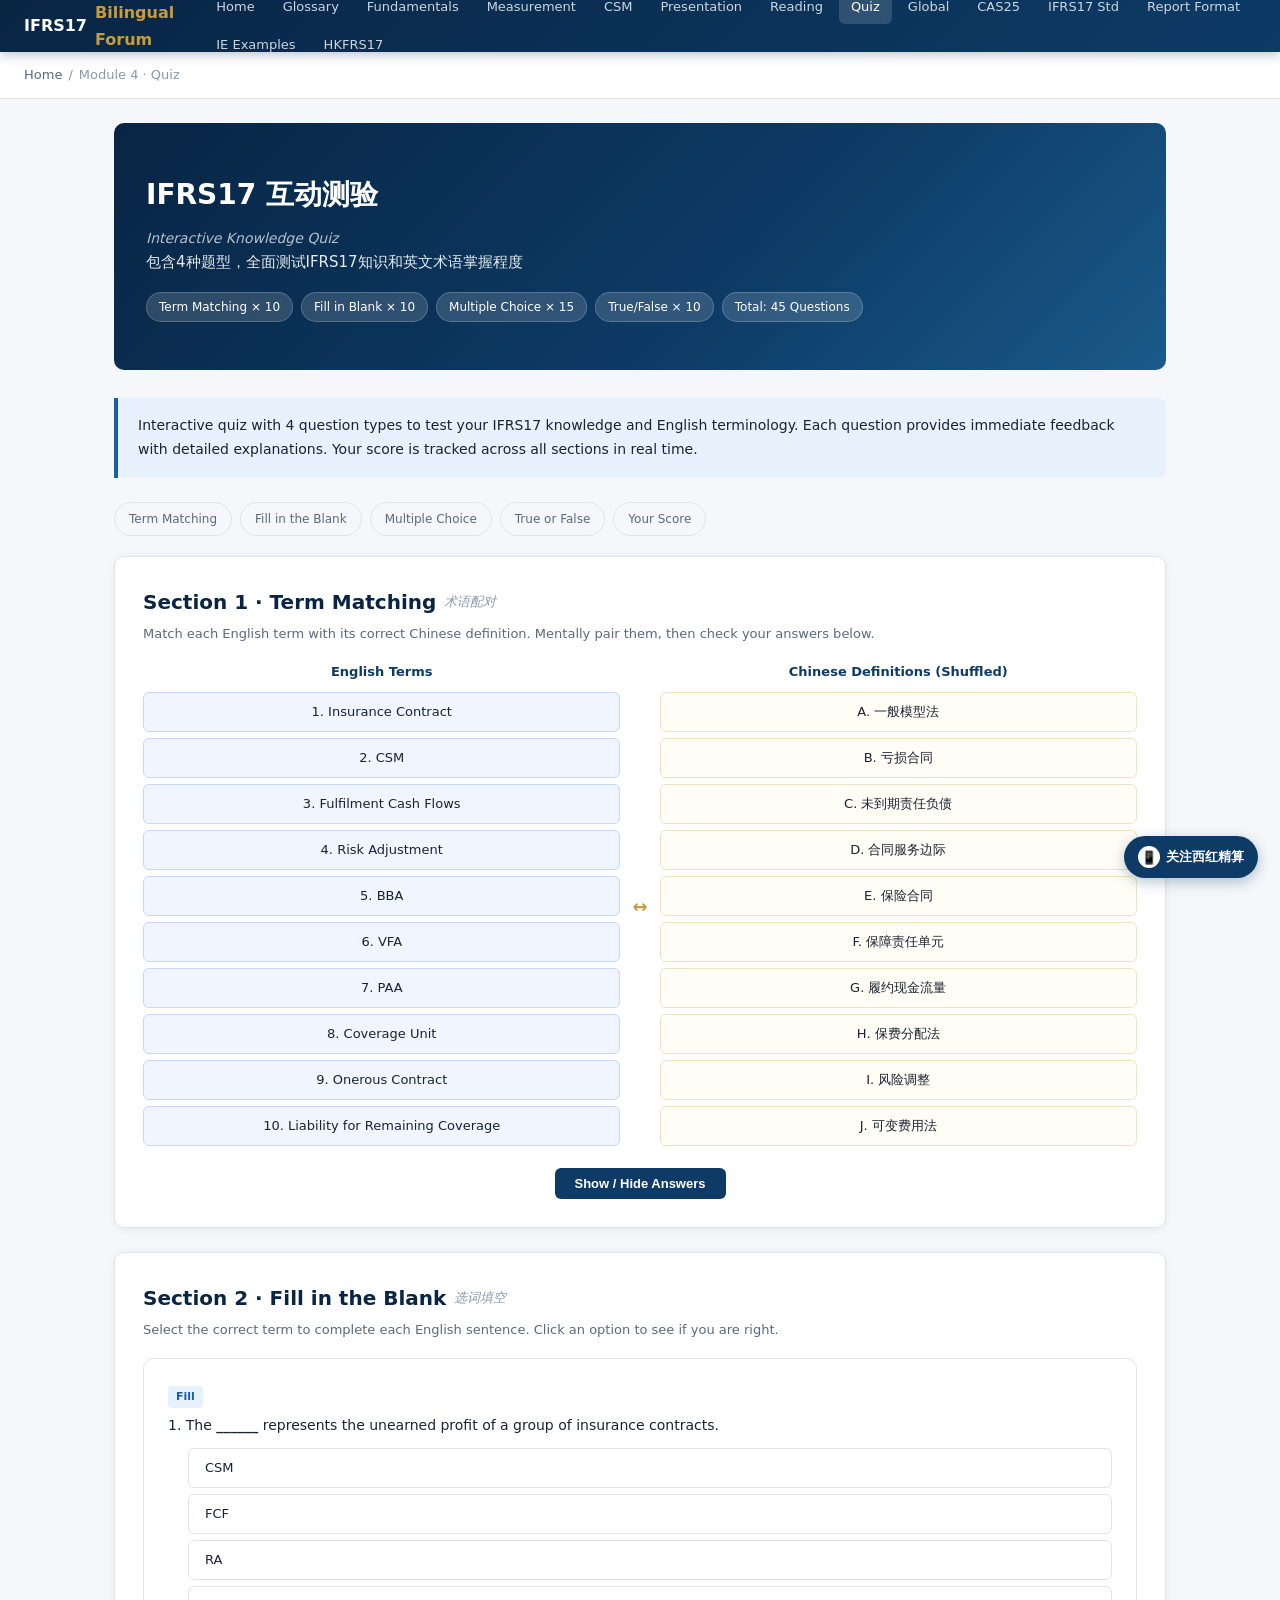
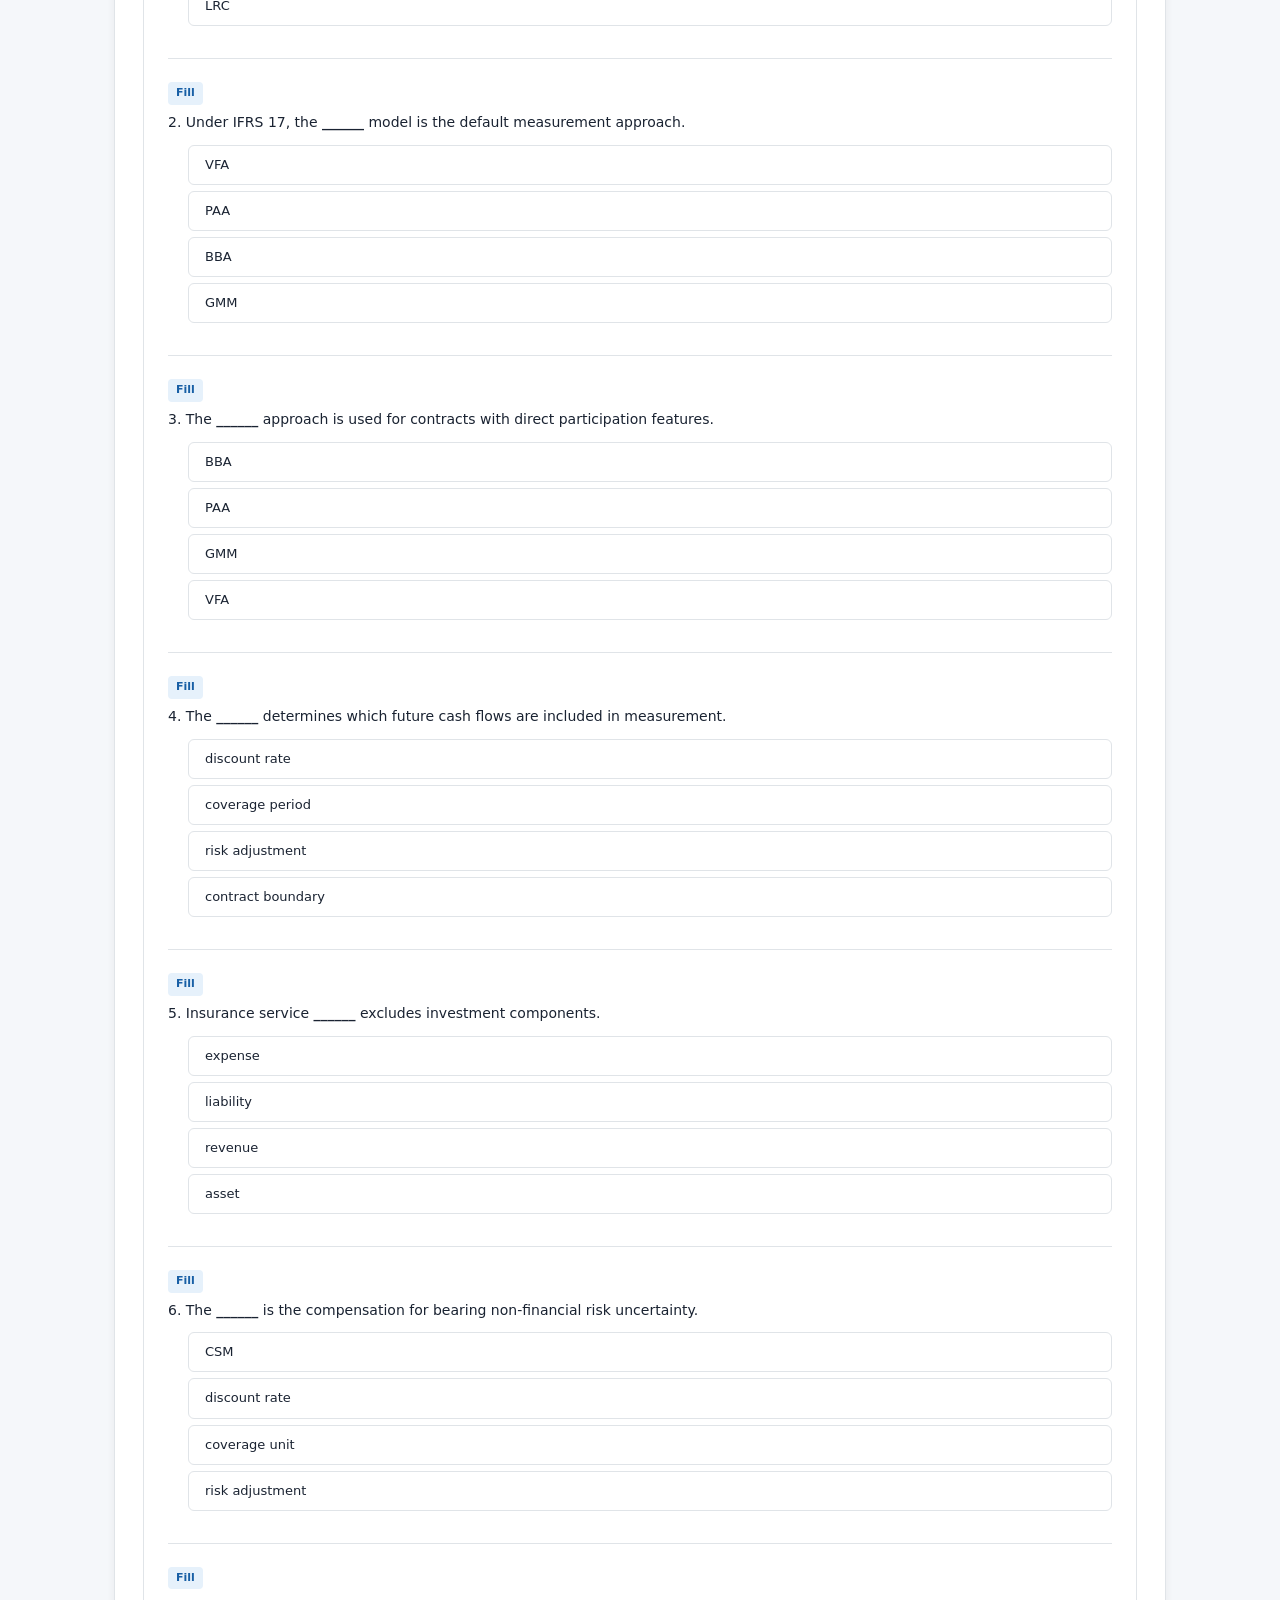
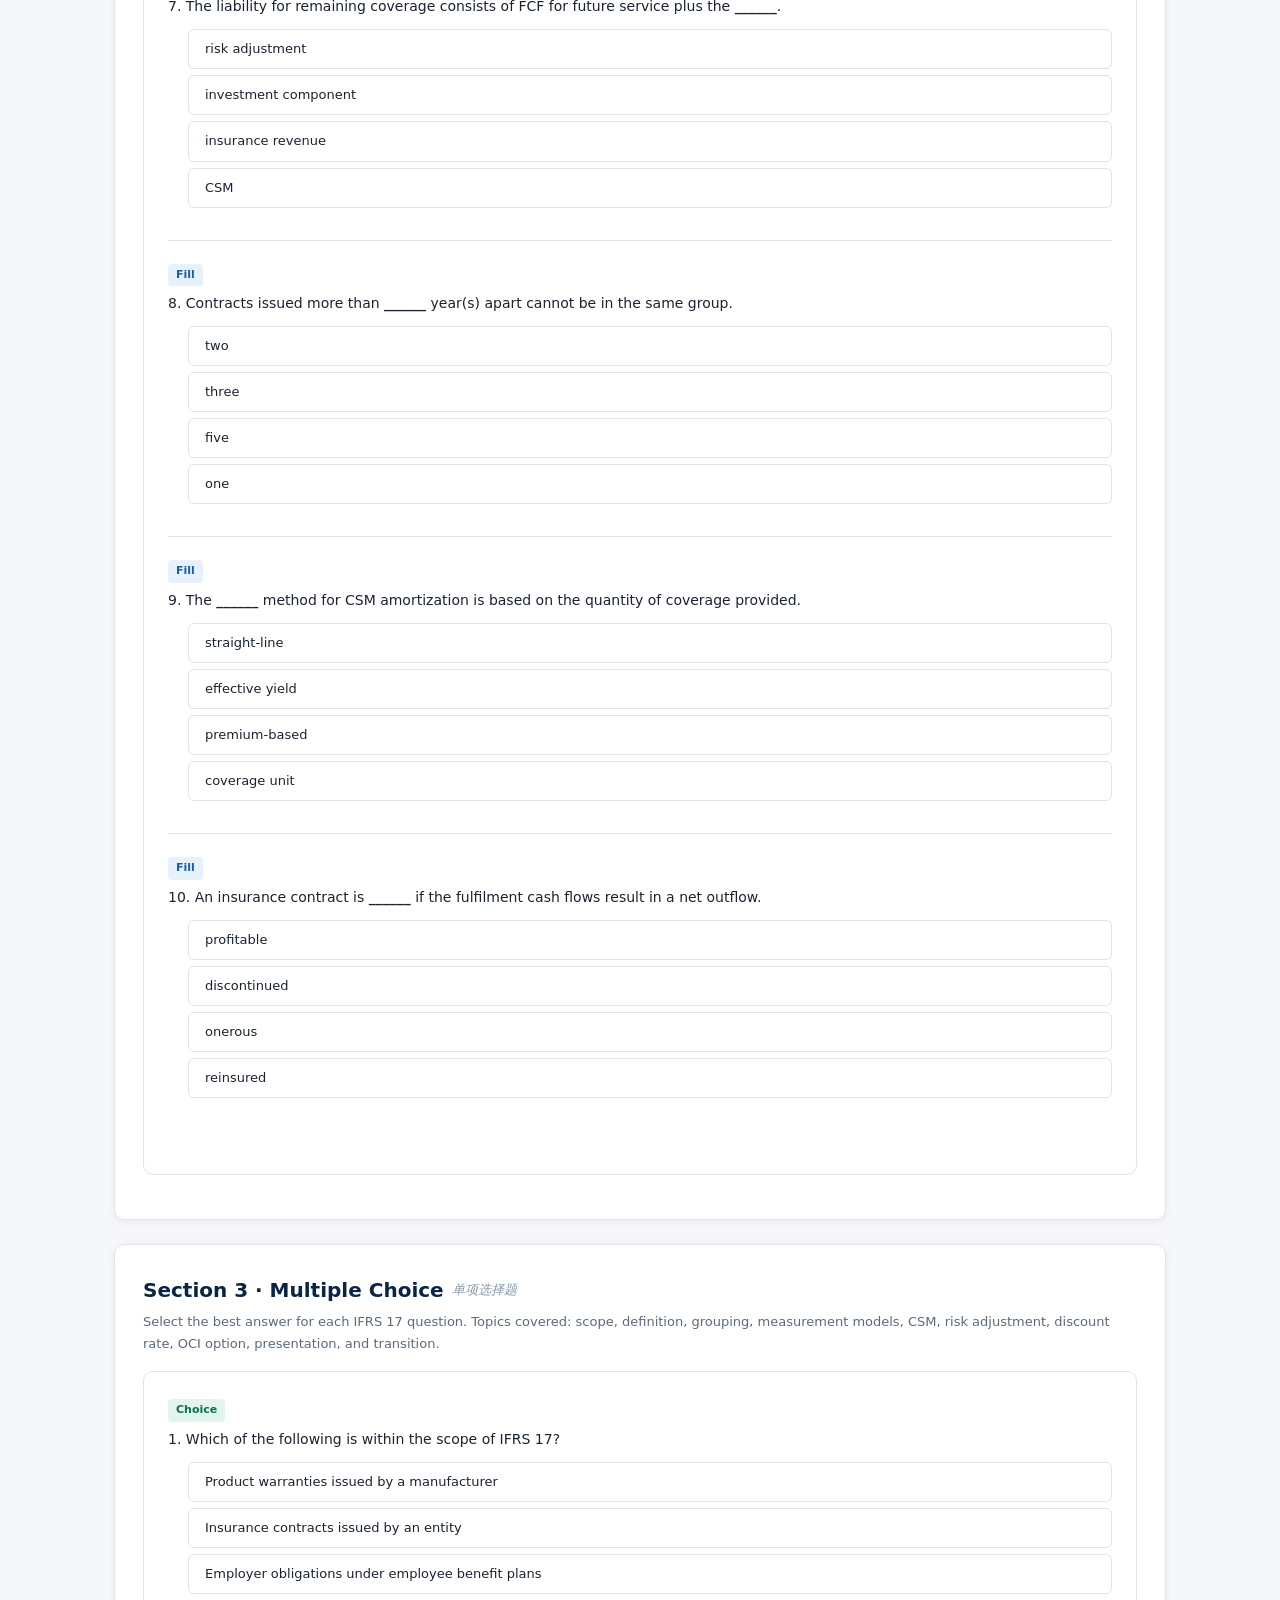
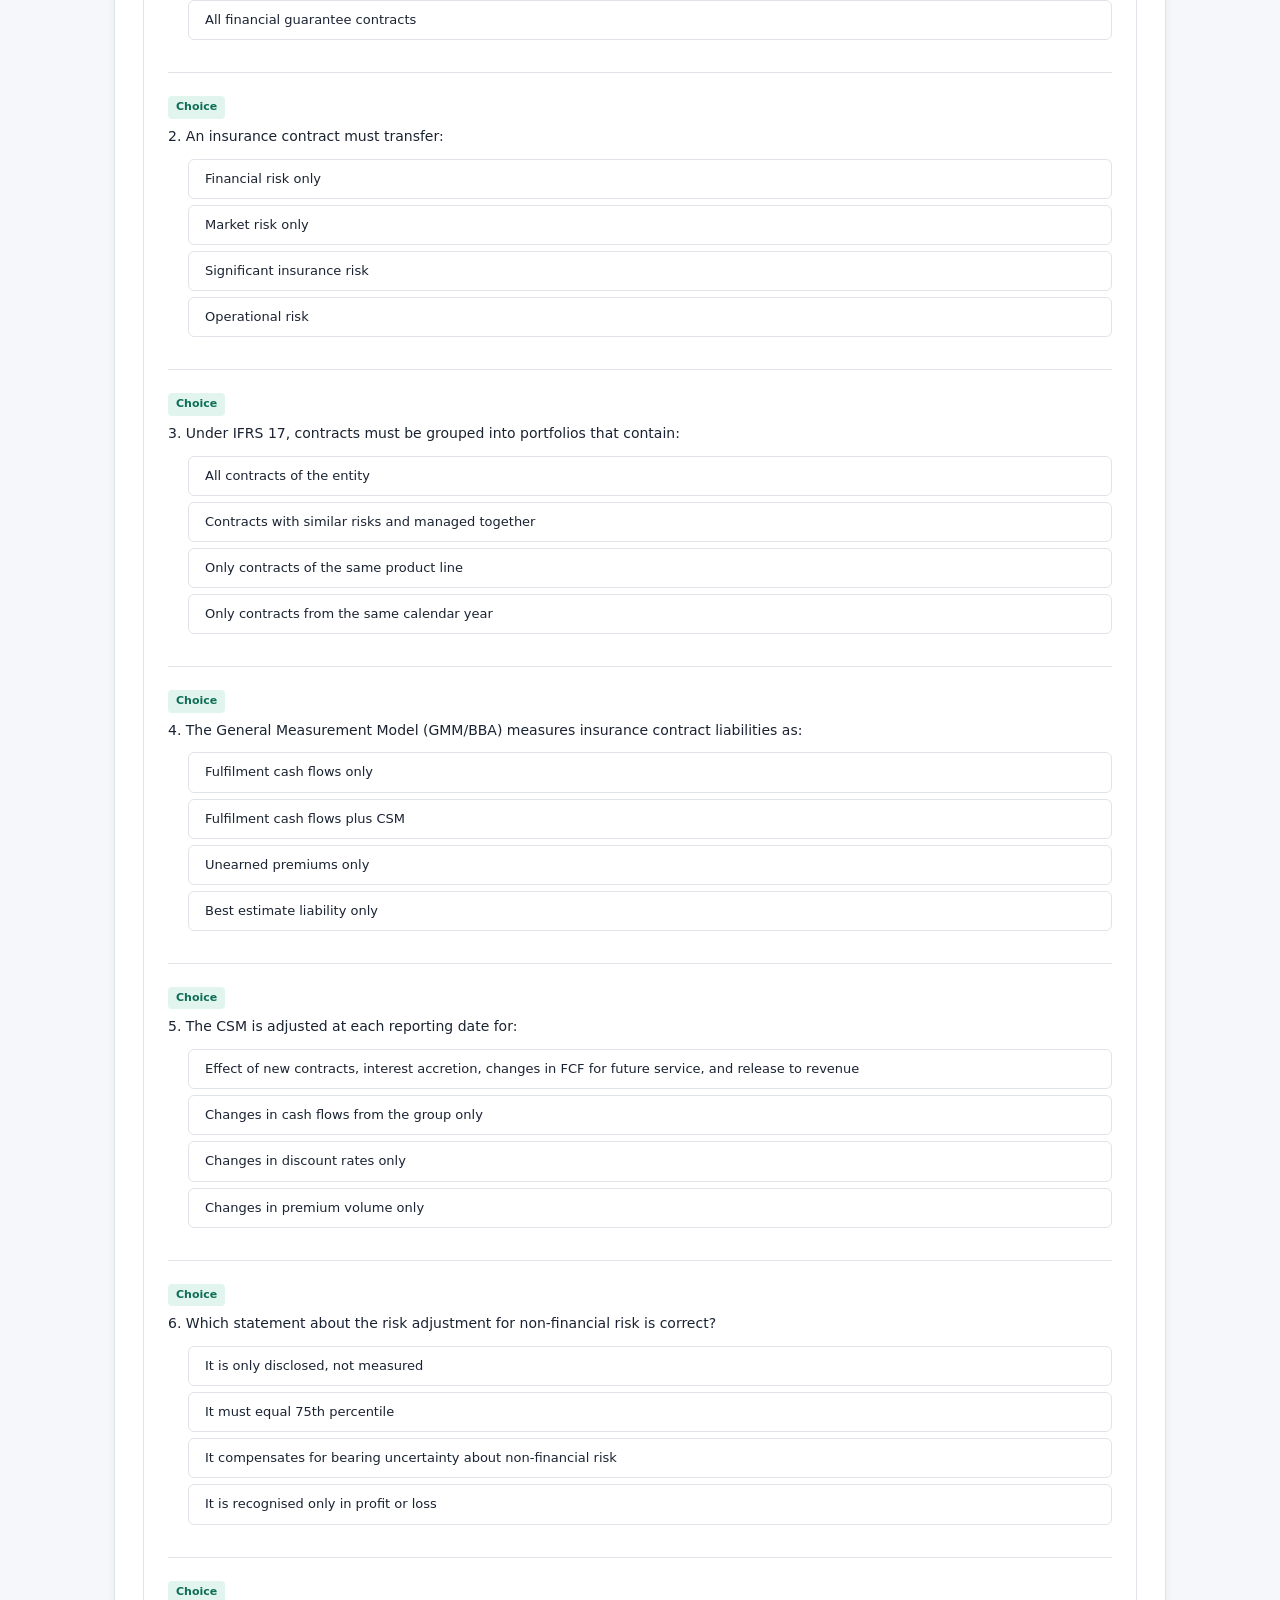
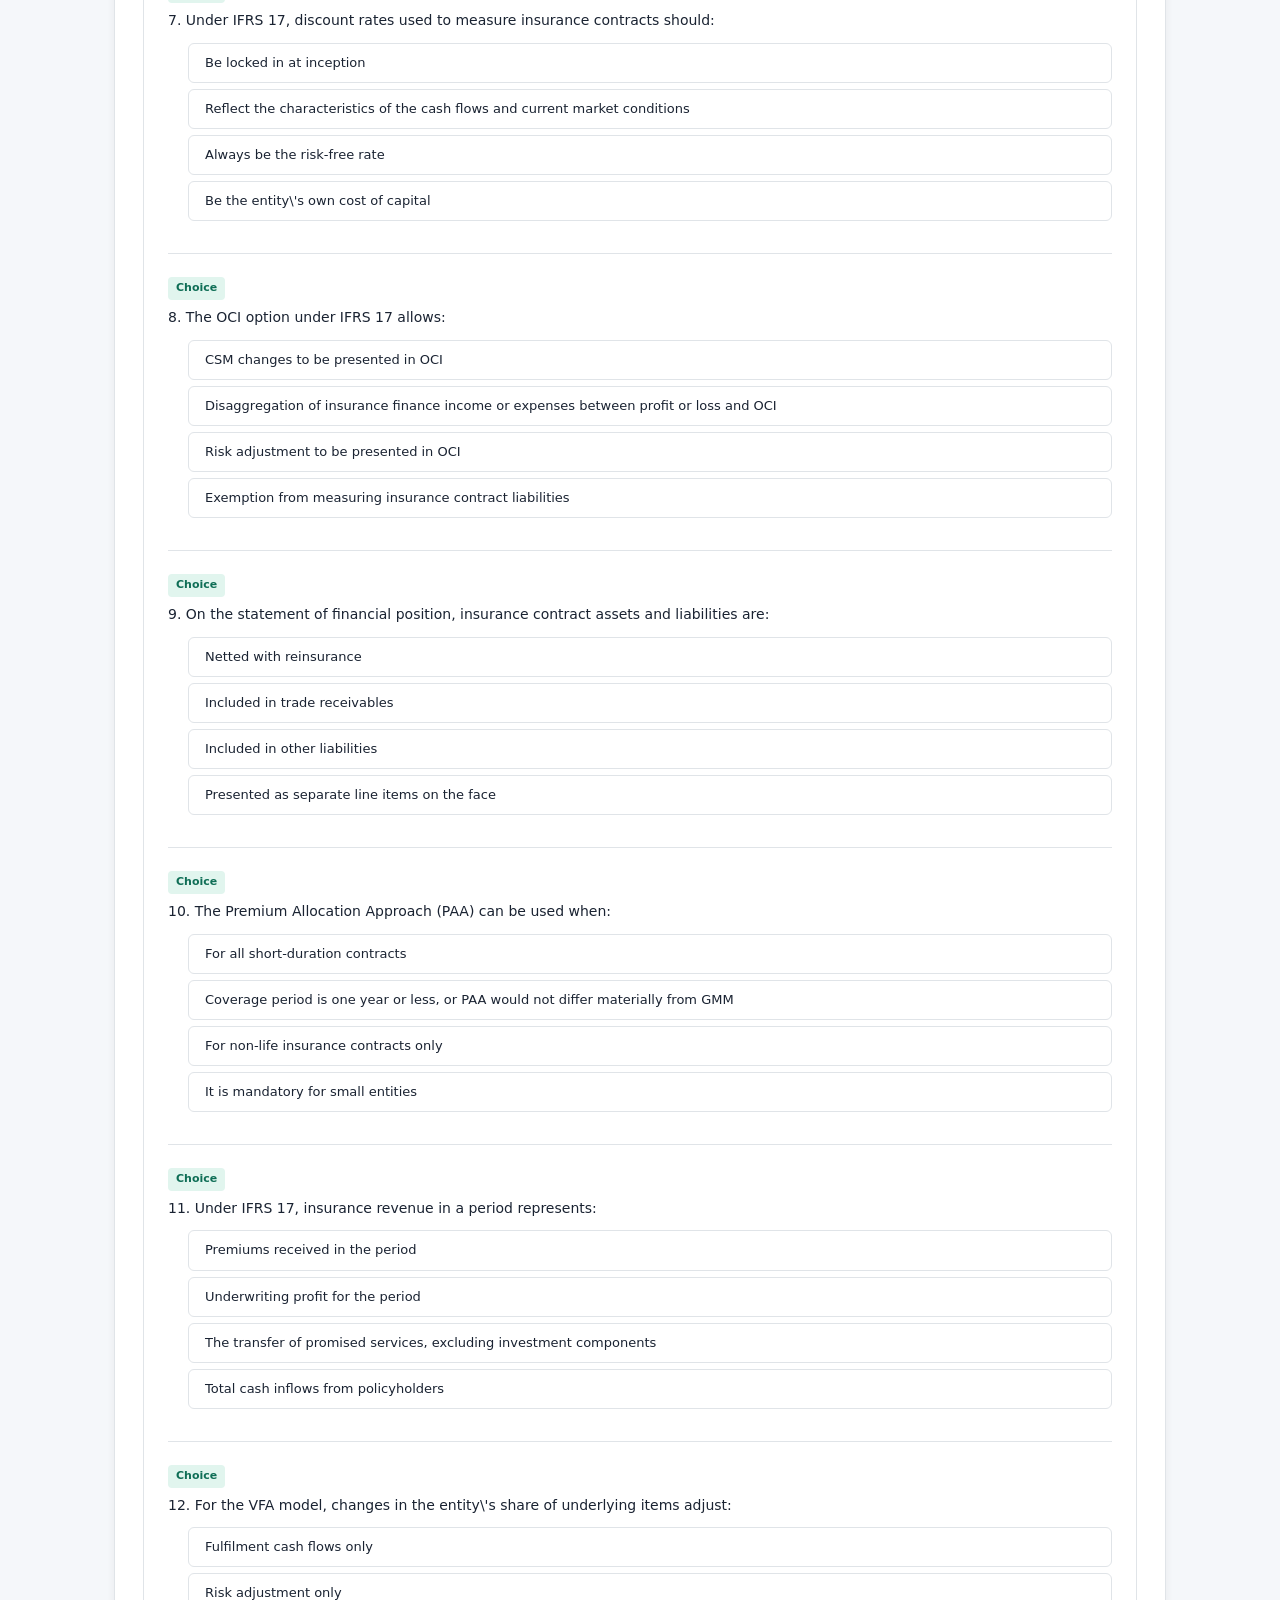
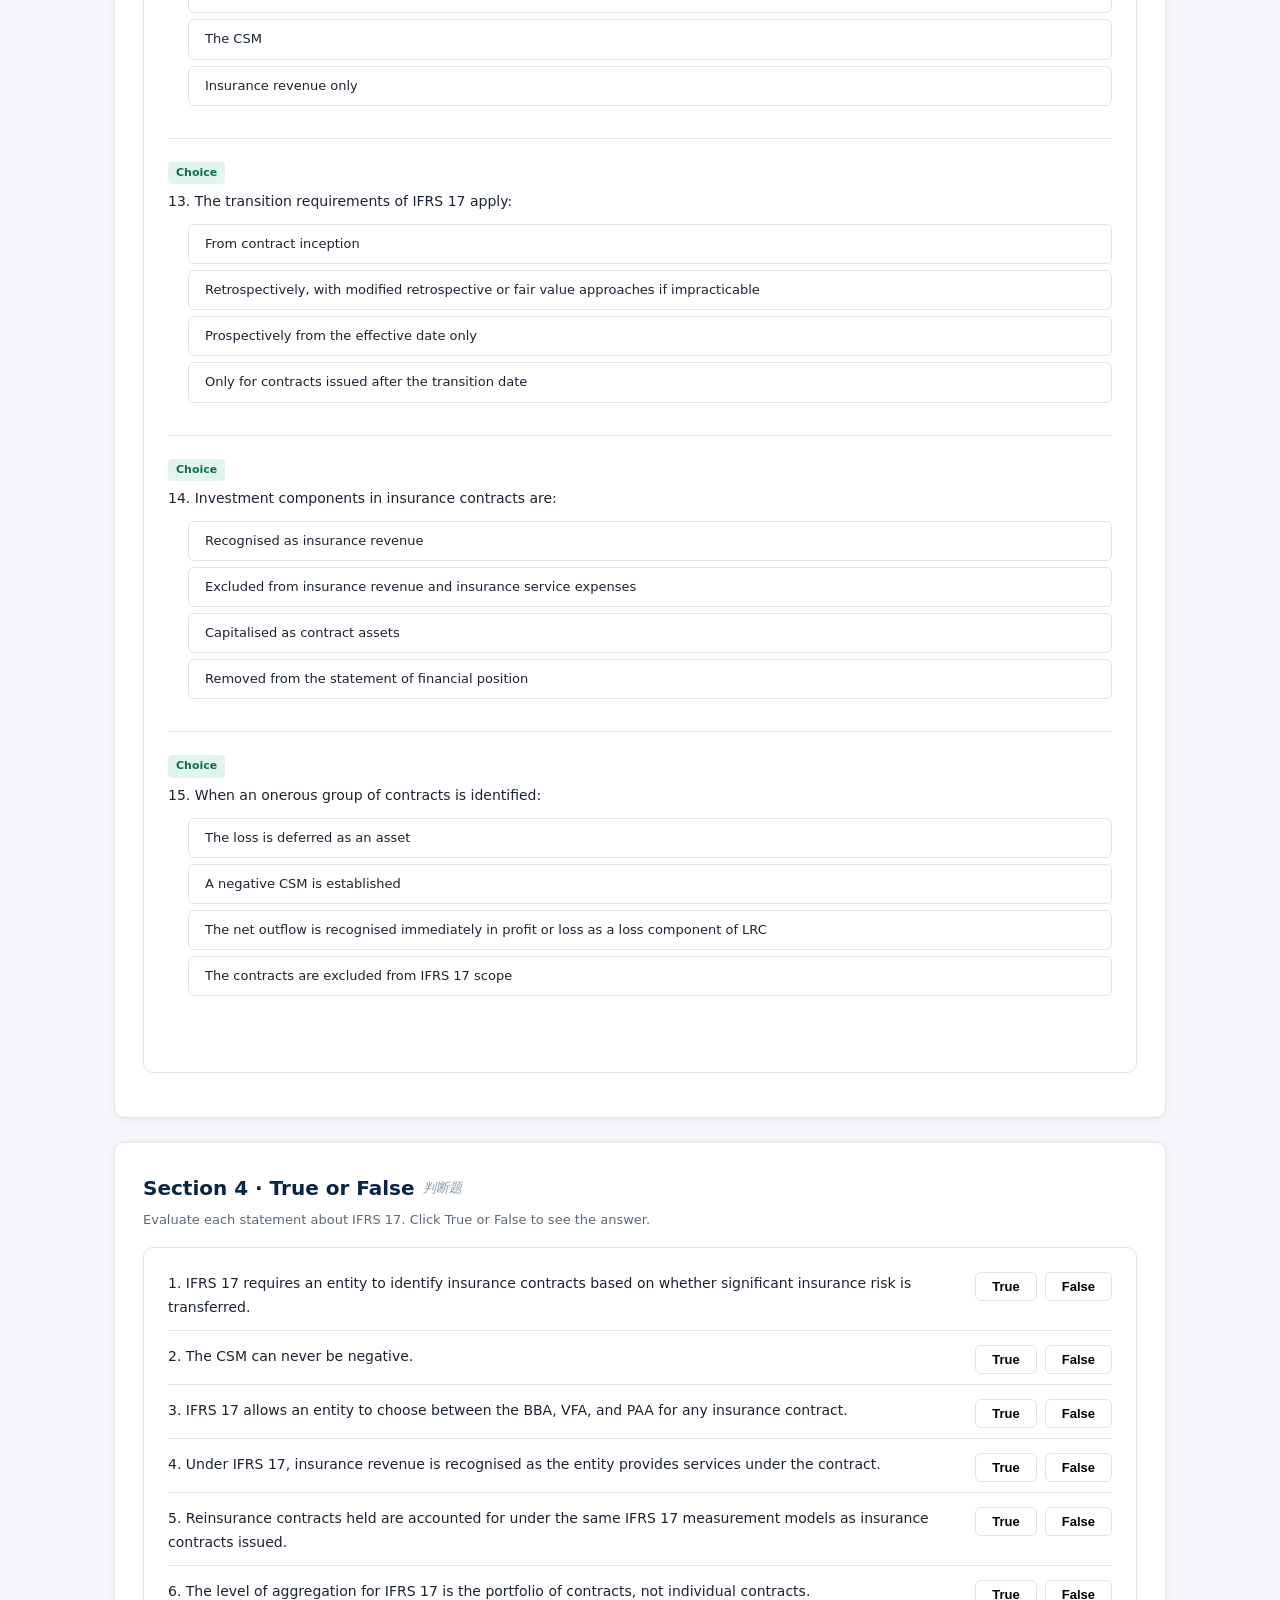
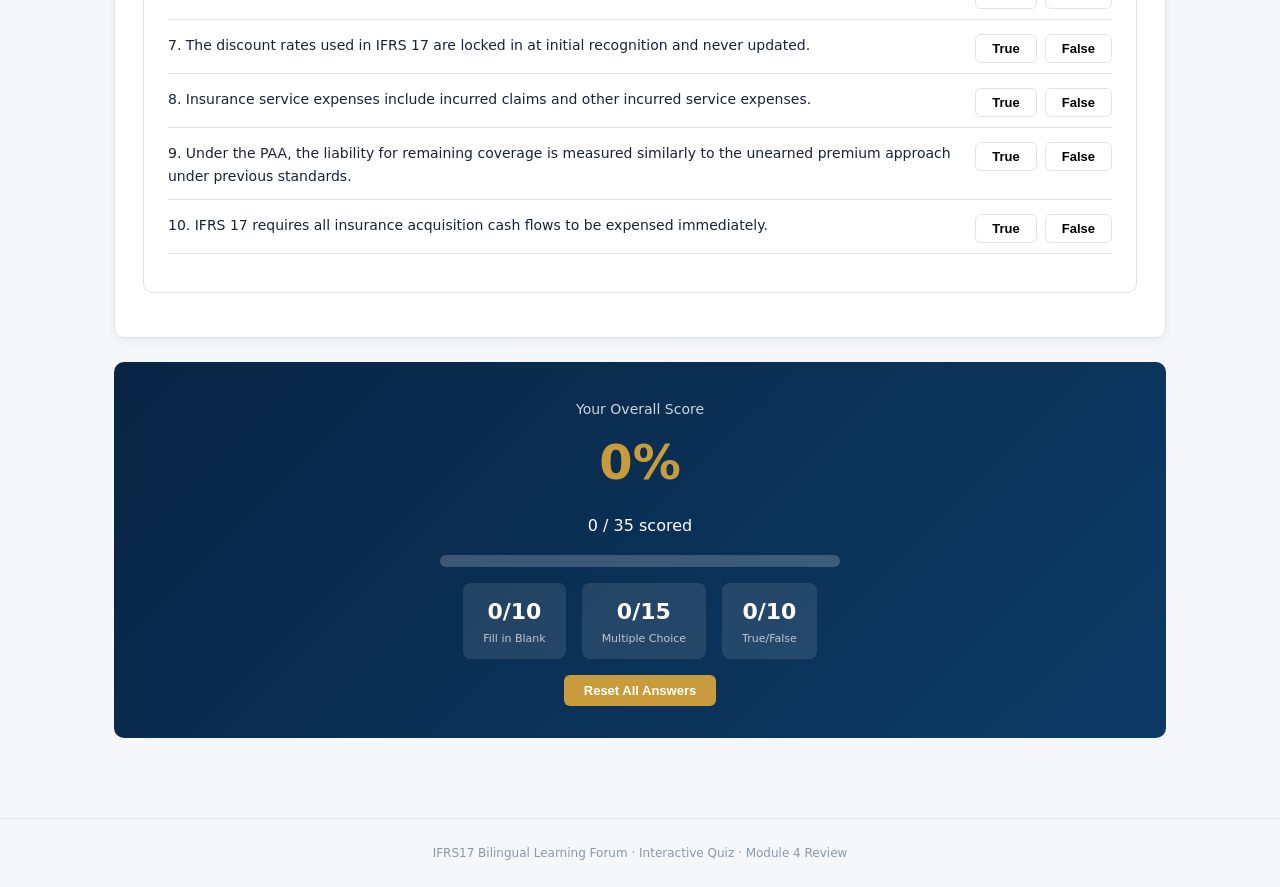
<file: 07-quiz.html>
<!DOCTYPE html>
<html lang="zh-CN">
<head>
<meta charset="UTF-8">
<meta name="viewport" content="width=device-width, initial-scale=1.0">
<title>IFRS17 Bilingual Quiz | 中英文互动测试</title>
<link rel="stylesheet" href="style.css">
<style>
.score-panel {
  background: linear-gradient(135deg, var(--c-primary-dark), var(--c-primary));
  color: #fff;
  border-radius: var(--radius);
  padding: 32px;
  text-align: center;
  margin: 24px 0;
}
.score-panel .score-big {
  font-size: 48px; font-weight: 700; color: var(--c-accent);
}
.score-panel .score-label { font-size: 14px; opacity: 0.8; margin-top: 4px; }
.score-panel .score-bar-outer {
  max-width: 400px; height: 12px; background: rgba(255,255,255,0.2);
  border-radius: 6px; margin: 16px auto; overflow: hidden;
}
.score-panel .score-bar-inner {
  height: 100%; background: var(--c-accent);
  border-radius: 6px; transition: width 0.6s ease;
}
.score-detail { font-size: 16px; margin-top: 8px; }
.score-breakdown { margin-top: 16px; display: flex; gap: 16px; justify-content: center; flex-wrap: wrap; }
.score-breakdown .sb-item {
  background: rgba(255,255,255,0.1); padding: 10px 20px; border-radius: 8px;
  text-align: center; min-width: 80px;
}
.score-breakdown .sb-num { font-size: 22px; font-weight: 700; }
.score-breakdown .sb-label { font-size: 11px; opacity: 0.7; }

.match-pairs {
  display: grid; grid-template-columns: 1fr auto 1fr; gap: 12px; align-items: center;
  margin: 16px 0;
}
.match-col { padding: 0; }
.match-col h4 {
  font-size: 13px; font-weight: 600; color: var(--c-primary);
  margin-bottom: 8px; text-align: center;
}
.match-item {
  padding: 8px 12px; border: 1px solid var(--c-border);
  border-radius: 6px; margin-bottom: 6px; font-size: 13px;
  background: var(--c-surface); text-align: center;
}
.match-col-left .match-item { background: #f0f5ff; border-color: #c4d7ff; font-family: var(--font-en); }
.match-col-right .match-item { background: #fffdf5; border-color: #f0e4c0; }
.match-arrow { font-size: 18px; color: var(--c-accent); text-align: center; font-weight: 700; }
.match-answer-row {
  display: grid; grid-template-columns: 1fr 1fr; gap: 12px;
  padding: 8px 0; border-bottom: 1px solid var(--c-border); font-size: 13px;
}
.match-answer-row:last-child { border-bottom: none; }
.match-answer-row .ma-en { font-weight: 600; color: var(--c-primary-dark); font-family: var(--font-en); }
.match-answer-row .ma-cn { color: var(--c-text); }

.collapse-toggle {
  display: inline-block; padding: 8px 20px; background: var(--c-primary);
  color: #fff; border: none; border-radius: 6px; cursor: pointer;
  font-size: 13px; font-weight: 600; transition: background .2s;
}
.collapse-toggle:hover { background: var(--c-primary-light); }
.collapse-content { display: none; margin-top: 16px; }
.collapse-content.show { display: block; }

.tf-row { display: flex; gap: 12px; align-items: flex-start; margin-bottom: 14px; padding-bottom: 10px; border-bottom: 1px solid var(--c-border); }
.tf-row:last-child { border-bottom: none; }
.tf-q { flex: 1; font-size: 14px; }
.tf-actions { display: flex; gap: 8px; flex-shrink: 0; }
.tf-btn {
  padding: 6px 16px; border: 1px solid var(--c-border); border-radius: 6px;
  cursor: pointer; font-size: 13px; font-weight: 600; transition: all .2s;
  background: var(--c-surface);
}
.tf-btn:hover { border-color: var(--c-primary); }
.tf-btn.correct { background: var(--c-teal-light); border-color: var(--c-teal); color: var(--c-teal); }
.tf-btn.wrong { background: #fcebeb; border-color: var(--c-red); color: var(--c-red); }
.tf-feedback { font-size: 12px; color: var(--c-text-muted); margin-top: 4px; display: none; }
.tf-feedback.show { display: block; }

.mcq-separator { border-top: 1px solid var(--c-border); margin: 16px 0; }

.intro-box {
  background: var(--c-blue-light);
  border-left: 4px solid var(--c-blue);
  padding: 16px 20px;
  border-radius: 0 8px 8px 0;
  margin-bottom: 24px;
}
.intro-box p { margin: 0; font-size: 14px; }

.quiz-nav {
  display: flex; gap: 8px; flex-wrap: wrap; margin-bottom: 20px;
}
.quiz-nav a {
  font-size: 12px; padding: 6px 14px; border-radius: 20px;
  background: var(--c-bg); color: var(--c-text-secondary);
  text-decoration: none; border: 1px solid var(--c-border);
  transition: all .2s;
}
.quiz-nav a:hover { background: var(--c-primary); color: #fff; border-color: var(--c-primary); }

@media (max-width: 768px) {
  .match-pairs { grid-template-columns: 1fr; }
  .match-arrow { transform: rotate(90deg); }
  .score-breakdown { flex-direction: column; align-items: center; }
}
</style>
</head>
<body>

<nav class="top-nav">
  <div class="brand">IFRS17 <span>Bilingual Forum</span></div>
  <div class="nav-links">
    <a href="index.html">Home</a>
    <a href="01-glossary.html">Glossary</a>
    <a href="02-fundamentals.html">Fundamentals</a>
    <a href="03-measurement.html">Measurement</a>
    <a href="04-csm.html">CSM</a>
    <a href="05-presentation.html">Presentation</a>
    <a href="06-reading.html">Reading</a>
    <a href="07-quiz.html" class="active">Quiz</a>
    <a href="08-global.html">Global</a>
    <a href="09-cas25-english.html">CAS25</a>
    <a href="10-ifrs17-chinese.html">IFRS17 Std</a>
    <a href="11-financial-statements.html">Report Format</a>
    <a href="12-illustrative-examples.html">IE Examples</a>
    <a href="13-hkfrs17.html">HKFRS17</a>
  </div>
</nav>

<div class="breadcrumb">
  <a href="index.html">Home</a><span class="sep">/</span>Module 4 · Quiz
</div>

<div class="container">

  <div class="hero">
    <h1>IFRS17 互动测验</h1>
    <div class="en-title">Interactive Knowledge Quiz</div>
    <p class="subtitle">包含4种题型，全面测试IFRS17知识和英文术语掌握程度</p>
    <div class="hero-tags">
      <span class="tag">Term Matching &#215; 10</span>
      <span class="tag">Fill in Blank &#215; 10</span>
      <span class="tag">Multiple Choice &#215; 15</span>
      <span class="tag">True/False &#215; 10</span>
      <span class="tag">Total: 45 Questions</span>
    </div>
  </div>

  <div class="intro-box">
    <p>Interactive quiz with 4 question types to test your IFRS17 knowledge and English terminology. Each question provides immediate feedback with detailed explanations. Your score is tracked across all sections in real time.</p>
  </div>

  <div class="quiz-nav">
    <a href="#section1">Term Matching</a>
    <a href="#section2">Fill in the Blank</a>
    <a href="#section3">Multiple Choice</a>
    <a href="#section4">True or False</a>
    <a href="#score">Your Score</a>
  </div>

  <!-- ====== SECTION 1: TERM MATCHING ====== -->
  <div class="section" id="section1">
    <h2>Section 1 · Term Matching <span class="en">术语配对</span></h2>
    <p style="font-size:13px;color:var(--c-text-secondary);margin-bottom:16px;">Match each English term with its correct Chinese definition. Mentally pair them, then check your answers below.</p>

    <div class="match-pairs">
      <div class="match-col match-col-left">
        <h4>English Terms</h4>
        <div class="match-item">1. Insurance Contract</div>
        <div class="match-item">2. CSM</div>
        <div class="match-item">3. Fulfilment Cash Flows</div>
        <div class="match-item">4. Risk Adjustment</div>
        <div class="match-item">5. BBA</div>
        <div class="match-item">6. VFA</div>
        <div class="match-item">7. PAA</div>
        <div class="match-item">8. Coverage Unit</div>
        <div class="match-item">9. Onerous Contract</div>
        <div class="match-item">10. Liability for Remaining Coverage</div>
      </div>
      <div class="match-arrow">&#8596;</div>
      <div class="match-col match-col-right">
        <h4>Chinese Definitions (Shuffled)</h4>
        <div class="match-item">A. 一般模型法</div>
        <div class="match-item">B. 亏损合同</div>
        <div class="match-item">C. 未到期责任负债</div>
        <div class="match-item">D. 合同服务边际</div>
        <div class="match-item">E. 保险合同</div>
        <div class="match-item">F. 保障责任单元</div>
        <div class="match-item">G. 履约现金流量</div>
        <div class="match-item">H. 保费分配法</div>
        <div class="match-item">I. 风险调整</div>
        <div class="match-item">J. 可变费用法</div>
      </div>
    </div>

    <div style="text-align:center;margin-top:16px;">
      <button class="collapse-toggle" onclick="document.getElementById('matchAnswers').classList.toggle('show')">Show / Hide Answers</button>
    </div>
    <div id="matchAnswers" class="collapse-content">
      <div class="quiz-answer show" style="margin-top:12px;">
        <strong>Correct Matching:</strong>
      </div>
      <div class="match-answer-row"><span class="ma-en">1. Insurance Contract</span><span class="ma-cn">&#8594; E. 保险合同</span></div>
      <div class="match-answer-row"><span class="ma-en">2. CSM</span><span class="ma-cn">&#8594; D. 合同服务边际</span></div>
      <div class="match-answer-row"><span class="ma-en">3. Fulfilment Cash Flows</span><span class="ma-cn">&#8594; G. 履约现金流量</span></div>
      <div class="match-answer-row"><span class="ma-en">4. Risk Adjustment</span><span class="ma-cn">&#8594; I. 风险调整</span></div>
      <div class="match-answer-row"><span class="ma-en">5. BBA</span><span class="ma-cn">&#8594; A. 一般模型法</span></div>
      <div class="match-answer-row"><span class="ma-en">6. VFA</span><span class="ma-cn">&#8594; J. 可变费用法</span></div>
      <div class="match-answer-row"><span class="ma-en">7. PAA</span><span class="ma-cn">&#8594; H. 保费分配法</span></div>
      <div class="match-answer-row"><span class="ma-en">8. Coverage Unit</span><span class="ma-cn">&#8594; F. 保障责任单元</span></div>
      <div class="match-answer-row"><span class="ma-en">9. Onerous Contract</span><span class="ma-cn">&#8594; B. 亏损合同</span></div>
      <div class="match-answer-row"><span class="ma-en">10. Liability for Remaining Coverage</span><span class="ma-cn">&#8594; C. 未到期责任负债</span></div>
    </div>
  </div>

  <!-- ====== SECTION 2: FILL IN THE BLANK ====== -->
  <div class="section" id="section2">
    <h2>Section 2 · Fill in the Blank <span class="en">选词填空</span></h2>
    <p style="font-size:13px;color:var(--c-text-secondary);margin-bottom:16px;">Select the correct term to complete each English sentence. Click an option to see if you are right.</p>

    <div class="quiz-section">
      <!-- Q1 -->
      <div class="quiz-question">
        <span class="q-type fill">Fill</span>
        <div class="q-text">1. The <strong>______</strong> represents the unearned profit of a group of insurance contracts.</div>
        <ul class="quiz-options" id="fill1">
          <li onclick="showAnswer(this, true, 'CSM (Contractual Service Margin) represents unearned profit that the entity will recognise as it provides service under insurance contracts.')">CSM</li>
          <li onclick="showAnswer(this, false, '')">FCF</li>
          <li onclick="showAnswer(this, false, '')">RA</li>
          <li onclick="showAnswer(this, false, '')">LRC</li>
        </ul>
        <div class="quiz-answer" id="fill1-ans"></div>
      </div>
      <!-- Q2 -->
      <div class="quiz-question">
        <span class="q-type fill">Fill</span>
        <div class="q-text">2. Under IFRS 17, the <strong>______</strong> model is the default measurement approach.</div>
        <ul class="quiz-options" id="fill2">
          <li onclick="showAnswer(this, false, '')">VFA</li>
          <li onclick="showAnswer(this, false, '')">PAA</li>
          <li onclick="showAnswer(this, true, 'BBA (Building Block Approach) is the default measurement model under IFRS 17, also known as the General Measurement Model.')">BBA</li>
          <li onclick="showAnswer(this, false, '')">GMM</li>
        </ul>
        <div class="quiz-answer" id="fill2-ans"></div>
      </div>
      <!-- Q3 -->
      <div class="quiz-question">
        <span class="q-type fill">Fill</span>
        <div class="q-text">3. The <strong>______</strong> approach is used for contracts with direct participation features.</div>
        <ul class="quiz-options" id="fill3">
          <li onclick="showAnswer(this, false, '')">BBA</li>
          <li onclick="showAnswer(this, false, '')">PAA</li>
          <li onclick="showAnswer(this, false, '')">GMM</li>
          <li onclick="showAnswer(this, true, 'VFA (Variable Fee Approach) is required for insurance contracts with direct participation features where the entity expects to pay the policyholder a share of clearly identified underlying items.')">VFA</li>
        </ul>
        <div class="quiz-answer" id="fill3-ans"></div>
      </div>
      <!-- Q4 -->
      <div class="quiz-question">
        <span class="q-type fill">Fill</span>
        <div class="q-text">4. The <strong>______</strong> determines which future cash flows are included in measurement.</div>
        <ul class="quiz-options" id="fill4">
          <li onclick="showAnswer(this, false, '')">discount rate</li>
          <li onclick="showAnswer(this, false, '')">coverage period</li>
          <li onclick="showAnswer(this, false, '')">risk adjustment</li>
          <li onclick="showAnswer(this, true, 'Contract boundary defines the point at which the entity has the practical ability to reassess risks and reset pricing, beyond which cash flows are excluded from measurement.')">contract boundary</li>
        </ul>
        <div class="quiz-answer" id="fill4-ans"></div>
      </div>
      <!-- Q5 -->
      <div class="quiz-question">
        <span class="q-type fill">Fill</span>
        <div class="q-text">5. Insurance service <strong>______</strong> excludes investment components.</div>
        <ul class="quiz-options" id="fill5">
          <li onclick="showAnswer(this, false, '')">expense</li>
          <li onclick="showAnswer(this, false, '')">liability</li>
          <li onclick="showAnswer(this, true, 'Insurance service revenue reflects the transfer of promised services and excludes investment components, which are not insurance service.')">revenue</li>
          <li onclick="showAnswer(this, false, '')">asset</li>
        </ul>
        <div class="quiz-answer" id="fill5-ans"></div>
      </div>
      <!-- Q6 -->
      <div class="quiz-question">
        <span class="q-type fill">Fill</span>
        <div class="q-text">6. The <strong>______</strong> is the compensation for bearing non-financial risk uncertainty.</div>
        <ul class="quiz-options" id="fill6">
          <li onclick="showAnswer(this, false, '')">CSM</li>
          <li onclick="showAnswer(this, false, '')">discount rate</li>
          <li onclick="showAnswer(this, false, '')">coverage unit</li>
          <li onclick="showAnswer(this, true, 'Risk adjustment for non-financial risk compensates the entity for bearing the uncertainty about the amount and timing of cash flows from non-financial risk.')">risk adjustment</li>
        </ul>
        <div class="quiz-answer" id="fill6-ans"></div>
      </div>
      <!-- Q7 -->
      <div class="quiz-question">
        <span class="q-type fill">Fill</span>
        <div class="q-text">7. The liability for remaining coverage consists of FCF for future service plus the <strong>______</strong>.</div>
        <ul class="quiz-options" id="fill7">
          <li onclick="showAnswer(this, false, '')">risk adjustment</li>
          <li onclick="showAnswer(this, false, '')">investment component</li>
          <li onclick="showAnswer(this, false, '')">insurance revenue</li>
          <li onclick="showAnswer(this, true, 'The liability for remaining coverage (LRC) comprises the fulfilment cash flows related to future service and the CSM of the group of insurance contracts.')">CSM</li>
        </ul>
        <div class="quiz-answer" id="fill7-ans"></div>
      </div>
      <!-- Q8 -->
      <div class="quiz-question">
        <span class="q-type fill">Fill</span>
        <div class="q-text">8. Contracts issued more than <strong>______</strong> year(s) apart cannot be in the same group.</div>
        <ul class="quiz-options" id="fill8">
          <li onclick="showAnswer(this, false, '')">two</li>
          <li onclick="showAnswer(this, false, '')">three</li>
          <li onclick="showAnswer(this, false, '')">five</li>
          <li onclick="showAnswer(this, true, 'IFRS 17 requires that contracts issued more than one year apart cannot be in the same group, ensuring groups have reasonably similar risk profiles.')">one</li>
        </ul>
        <div class="quiz-answer" id="fill8-ans"></div>
      </div>
      <!-- Q9 -->
      <div class="quiz-question">
        <span class="q-type fill">Fill</span>
        <div class="q-text">9. The <strong>______</strong> method for CSM amortization is based on the quantity of coverage provided.</div>
        <ul class="quiz-options" id="fill9">
          <li onclick="showAnswer(this, false, '')">straight-line</li>
          <li onclick="showAnswer(this, false, '')">effective yield</li>
          <li onclick="showAnswer(this, false, '')">premium-based</li>
          <li onclick="showAnswer(this, true, 'Coverage units determine the proportion of CSM to be recognised in profit or loss in each period, reflecting the quantity of services provided.')">coverage unit</li>
        </ul>
        <div class="quiz-answer" id="fill9-ans"></div>
      </div>
      <!-- Q10 -->
      <div class="quiz-question">
        <span class="q-type fill">Fill</span>
        <div class="q-text">10. An insurance contract is <strong>______</strong> if the fulfilment cash flows result in a net outflow.</div>
        <ul class="quiz-options" id="fill10">
          <li onclick="showAnswer(this, false, '')">profitable</li>
          <li onclick="showAnswer(this, false, '')">discontinued</li>
          <li onclick="showAnswer(this, true, 'An onerous contract is one where the fulfilment cash flows result in a net outflow, meaning the entity expects to lose money on the contract. The loss is recognised immediately in profit or loss.')">onerous</li>
          <li onclick="showAnswer(this, false, '')">reinsured</li>
        </ul>
        <div class="quiz-answer" id="fill10-ans"></div>
      </div>
    </div>
  </div>

  <!-- ====== SECTION 3: MULTIPLE CHOICE ====== -->
  <div class="section" id="section3">
    <h2>Section 3 · Multiple Choice <span class="en">单项选择题</span></h2>
    <p style="font-size:13px;color:var(--c-text-secondary);margin-bottom:16px;">Select the best answer for each IFRS 17 question. Topics covered: scope, definition, grouping, measurement models, CSM, risk adjustment, discount rate, OCI option, presentation, and transition.</p>

    <div class="quiz-section">

      <!-- MCQ 1 -->
      <div class="quiz-question">
        <span class="q-type choice">Choice</span>
        <div class="q-text">1. Which of the following is within the scope of IFRS 17?</div>
        <ul class="quiz-options" id="mcq1">
          <li onclick="showAnswer(this, false, 'Product warranties are covered by IFRS 15, not IFRS 17.')">Product warranties issued by a manufacturer</li>
          <li onclick="showAnswer(this, true, 'Insurance contracts issued by an entity, including reinsurance contracts issued, are within the scope of IFRS 17.')">Insurance contracts issued by an entity</li>
          <li onclick="showAnswer(this, false, 'Employer obligations under employee benefit plans are covered by IAS 19.')">Employer obligations under employee benefit plans</li>
          <li onclick="showAnswer(this, false, 'Financial guarantee contracts are generally within IFRS 9 unless the entity previously asserted they are insurance contracts.')">All financial guarantee contracts</li>
        </ul>
        <div class="quiz-answer" id="mcq1-ans"></div>
      </div>

      <!-- MCQ 2 -->
      <div class="quiz-question">
        <span class="q-type choice">Choice</span>
        <div class="q-text">2. An insurance contract must transfer:</div>
        <ul class="quiz-options" id="mcq2">
          <li onclick="showAnswer(this, false, 'Financial risk is not sufficient — a contract must transfer insurance risk to qualify.')">Financial risk only</li>
          <li onclick="showAnswer(this, false, 'Market risk alone does not qualify as insurance risk under IFRS 17.')">Market risk only</li>
          <li onclick="showAnswer(this, true, 'The definition of an insurance contract requires significant insurance risk transfer from the policyholder to the issuer.')">Significant insurance risk</li>
          <li onclick="showAnswer(this, false, 'Operational risk transfer is not the criterion under IFRS 17.')">Operational risk</li>
        </ul>
        <div class="quiz-answer" id="mcq2-ans"></div>
      </div>

      <!-- MCQ 3 -->
      <div class="quiz-question">
        <span class="q-type choice">Choice</span>
        <div class="q-text">3. Under IFRS 17, contracts must be grouped into portfolios that contain:</div>
        <ul class="quiz-options" id="mcq3">
          <li onclick="showAnswer(this, false, 'All contracts may not have similar risks.')">All contracts of the entity</li>
          <li onclick="showAnswer(this, true, 'Contracts are grouped into portfolios of contracts with similar risks and managed together. Each portfolio is divided into groups: onerous, no significant possibility of becoming onerous, and remaining.')">Contracts with similar risks and managed together</li>
          <li onclick="showAnswer(this, false, 'The product line is one factor, but grouping is more specific.')">Only contracts of the same product line</li>
          <li onclick="showAnswer(this, false, 'Contracts across calendar years can be in different groups only if within one year, and grouping rules still apply.')">Only contracts from the same calendar year</li>
        </ul>
        <div class="quiz-answer" id="mcq3-ans"></div>
      </div>

      <!-- MCQ 4 -->
      <div class="quiz-question">
        <span class="q-type choice">Choice</span>
        <div class="q-text">4. The General Measurement Model (GMM/BBA) measures insurance contract liabilities as:</div>
        <ul class="quiz-options" id="mcq4">
          <li onclick="showAnswer(this, false, 'This omits the CSM, which is a key component.')">Fulfilment cash flows only</li>
          <li onclick="showAnswer(this, true, 'GMM measures insurance contract liabilities as the total of fulfilment cash flows (probability-weighted estimates of future cash flows, discounted, plus risk adjustment) and the CSM.')">Fulfilment cash flows plus CSM</li>
          <li onclick="showAnswer(this, false, 'Unearned premiums alone are not the measurement basis under GMM.')">Unearned premiums only</li>
          <li onclick="showAnswer(this, false, 'Best estimate liability is a component of fulfilment cash flows but does not include the risk adjustment or CSM.')">Best estimate liability only</li>
        </ul>
        <div class="quiz-answer" id="mcq4-ans"></div>
      </div>

      <!-- MCQ 5 -->
      <div class="quiz-question">
        <span class="q-type choice">Choice</span>
        <div class="q-text">5. The CSM is adjusted at each reporting date for:</div>
        <ul class="quiz-options" id="mcq5">
          <li onclick="showAnswer(this, true, 'The CSM is adjusted for the effect of new contracts added, interest accreted, changes in fulfilment cash flows relating to future service, the effect of currency exchange differences, and the amount recognised as insurance revenue.')">Effect of new contracts, interest accretion, changes in FCF for future service, and release to revenue</li>
          <li onclick="showAnswer(this, false, 'Cash flows alone do not capture all CSM adjustments.')">Changes in cash flows from the group only</li>
          <li onclick="showAnswer(this, false, 'Changes in discount rates alone are insufficient.')">Changes in discount rates only</li>
          <li onclick="showAnswer(this, false, 'Premium volume changes alone are insufficient.')">Changes in premium volume only</li>
        </ul>
        <div class="quiz-answer" id="mcq5-ans"></div>
      </div>

      <!-- MCQ 6 -->
      <div class="quiz-question">
        <span class="q-type choice">Choice</span>
        <div class="q-text">6. Which statement about the risk adjustment for non-financial risk is correct?</div>
        <ul class="quiz-options" id="mcq6">
          <li onclick="showAnswer(this, false, 'It is disclosed but is part of the measurement.')">It is only disclosed, not measured</li>
          <li onclick="showAnswer(this, false, 'There is no fixed percentage requirement.')">It must equal 75th percentile</li>
          <li onclick="showAnswer(this, true, 'The risk adjustment for non-financial risk is compensation for bearing the uncertainty about the amount and timing of cash flows from non-financial risk. It is a component of fulfilment cash flows.')">It compensates for bearing uncertainty about non-financial risk</li>
          <li onclick="showAnswer(this, false, 'It is included in measurement, not only in profit or loss.')">It is recognised only in profit or loss</li>
        </ul>
        <div class="quiz-answer" id="mcq6-ans"></div>
      </div>

      <!-- MCQ 7 -->
      <div class="quiz-question">
        <span class="q-type choice">Choice</span>
        <div class="q-text">7. Under IFRS 17, discount rates used to measure insurance contracts should:</div>
        <ul class="quiz-options" id="mcq7">
          <li onclick="showAnswer(this, false, 'This is the approach under some previous regimes, not IFRS 17.')">Be locked in at inception</li>
          <li onclick="showAnswer(this, true, 'IFRS 17 requires discount rates to reflect the characteristics of the cash flows and be consistent with observable current market prices. Rates are updated each reporting period.')">Reflect the characteristics of the cash flows and current market conditions</li>
          <li onclick="showAnswer(this, false, 'A single risk-free rate may not reflect the characteristics of insurance cash flows.')">Always be the risk-free rate</li>
          <li onclick="showAnswer(this, false, 'Entity-specific rates are not permitted as the basis.')">Be the entity\'s own cost of capital</li>
        </ul>
        <div class="quiz-answer" id="mcq7-ans"></div>
      </div>

      <!-- MCQ 8 -->
      <div class="quiz-question">
        <span class="q-type choice">Choice</span>
        <div class="q-text">8. The OCI option under IFRS 17 allows:</div>
        <ul class="quiz-options" id="mcq8">
          <li onclick="showAnswer(this, false, 'CSM is not recognised in OCI.')">CSM changes to be presented in OCI</li>
          <li onclick="showAnswer(this, true, 'Entities can choose to disaggregate the effect of changes in discount rates between profit or loss and OCI, reducing accounting mismatches when financial assets are measured at FVOCI.')">Disaggregation of insurance finance income or expenses between profit or loss and OCI</li>
          <li onclick="showAnswer(this, false, 'Risk adjustment is part of FCF and is not presented in OCI.')">Risk adjustment to be presented in OCI</li>
          <li onclick="showAnswer(this, false, 'The option relates to presentation, not exemption from measurement.')">Exemption from measuring insurance contract liabilities</li>
        </ul>
        <div class="quiz-answer" id="mcq8-ans"></div>
      </div>

      <!-- MCQ 9 -->
      <div class="quiz-question">
        <span class="q-type choice">Choice</span>
        <div class="q-text">9. On the statement of financial position, insurance contract assets and liabilities are:</div>
        <ul class="quiz-options" id="mcq9">
          <li onclick="showAnswer(this, false, 'They are presented separately on the face of the statement.')">Netted with reinsurance</li>
          <li onclick="showAnswer(this, false, 'IFRS 17 requires separate line items.')">Included in trade receivables</li>
          <li onclick="showAnswer(this, false, 'They are presented as separate line items, not within other categories.')">Included in other liabilities</li>
          <li onclick="showAnswer(this, true, 'IFRS 17 requires separate presentation of insurance contract assets and liabilities on the face of the statement of financial position.')">Presented as separate line items on the face</li>
        </ul>
        <div class="quiz-answer" id="mcq9-ans"></div>
      </div>

      <!-- MCQ 10 -->
      <div class="quiz-question">
        <span class="q-type choice">Choice</span>
        <div class="q-text">10. The Premium Allocation Approach (PAA) can be used when:</div>
        <ul class="quiz-options" id="mcq10">
          <li onclick="showAnswer(this, false, 'All short-duration contracts do not automatically qualify; the coverage period must be one year or less.')">For all short-duration contracts</li>
          <li onclick="showAnswer(this, true, 'The PAA is an optional simplification permitted when the coverage period is one year or less, or if the entity expects the PAA measurement would not differ materially from the GMM.')">Coverage period is one year or less, or PAA would not differ materially from GMM</li>
          <li onclick="showAnswer(this, false, 'Only non-life contracts is not the criterion.')">For non-life insurance contracts only</li>
          <li onclick="showAnswer(this, false, 'This is a mandatory requirement, not an optional simplification.')">It is mandatory for small entities</li>
        </ul>
        <div class="quiz-answer" id="mcq10-ans"></div>
      </div>

      <!-- MCQ 11 -->
      <div class="quiz-question">
        <span class="q-type choice">Choice</span>
        <div class="q-text">11. Under IFRS 17, insurance revenue in a period represents:</div>
        <ul class="quiz-options" id="mcq11">
          <li onclick="showAnswer(this, false, 'Premiums received are not revenue — only the transfer of service is.')">Premiums received in the period</li>
          <li onclick="showAnswer(this, false, 'Underwriting profit is not the definition of insurance revenue.')">Underwriting profit for the period</li>
          <li onclick="showAnswer(this, true, 'Insurance revenue reflects the transfer of promised services in the period. It excludes investment components and comprises CSM release, change in risk adjustment, expected claims and expenses, and other items.')">The transfer of promised services, excluding investment components</li>
          <li onclick="showAnswer(this, false, 'Total cash inflows overstate revenue because they include investment components and premiums that relate to future periods.')">Total cash inflows from policyholders</li>
        </ul>
        <div class="quiz-answer" id="mcq11-ans"></div>
      </div>

      <!-- MCQ 12 -->
      <div class="quiz-question">
        <span class="q-type choice">Choice</span>
        <div class="q-text">12. For the VFA model, changes in the entity\'s share of underlying items adjust:</div>
        <ul class="quiz-options" id="mcq12">
          <li onclick="showAnswer(this, false, 'FCF is not adjusted for this under VFA.')">Fulfilment cash flows only</li>
          <li onclick="showAnswer(this, false, 'Risk adjustment is not adjusted for underlying items.')">Risk adjustment only</li>
          <li onclick="showAnswer(this, true, 'Under VFA, the CSM is adjusted for the entity\'s share of changes in the fair value of underlying items, reflecting the variable fee nature of the contract.')">The CSM</li>
          <li onclick="showAnswer(this, false, 'Insurance revenue is not directly adjusted.')">Insurance revenue only</li>
        </ul>
        <div class="quiz-answer" id="mcq12-ans"></div>
      </div>

      <!-- MCQ 13 -->
      <div class="quiz-question">
        <span class="q-type choice">Choice</span>
        <div class="q-text">13. The transition requirements of IFRS 17 apply:</div>
        <ul class="quiz-options" id="mcq13">
          <li onclick="showAnswer(this, false, 'Transition applies at the start of the annual period, not at contract inception.')">From contract inception</li>
          <li onclick="showAnswer(this, true, 'IFRS 17 is applied retrospectively unless impracticable; then either the modified retrospective approach or the fair value approach may be used.')">Retrospectively, with modified retrospective or fair value approaches if impracticable</li>
          <li onclick="showAnswer(this, false, 'Prospective only is not sufficient — IFRS 17 requires retrospective application where possible.')">Prospectively from the effective date only</li>
          <li onclick="showAnswer(this, false, 'Only new contracts would not capture the existing portfolio at transition.')">Only for contracts issued after the transition date</li>
        </ul>
        <div class="quiz-answer" id="mcq13-ans"></div>
      </div>

      <!-- MCQ 14 -->
      <div class="quiz-question">
        <span class="q-type choice">Choice</span>
        <div class="q-text">14. Investment components in insurance contracts are:</div>
        <ul class="quiz-options" id="mcq14">
          <li onclick="showAnswer(this, false, 'They are not recognised as revenue.')">Recognised as insurance revenue</li>
          <li onclick="showAnswer(this, true, 'Investment components are amounts that an insurance contract requires the entity to repay even if no insured event occurs. They are excluded from insurance revenue and insurance service expenses.')">Excluded from insurance revenue and insurance service expenses</li>
          <li onclick="showAnswer(this, false, 'They are not capitalised as assets.')">Capitalised as contract assets</li>
          <li onclick="showAnswer(this, false, 'They remain part of the insurance liability, not removed from the balance sheet.')">Removed from the statement of financial position</li>
        </ul>
        <div class="quiz-answer" id="mcq14-ans"></div>
      </div>

      <!-- MCQ 15 -->
      <div class="quiz-question">
        <span class="q-type choice">Choice</span>
        <div class="q-text">15. When an onerous group of contracts is identified:</div>
        <ul class="quiz-options" id="mcq15">
          <li onclick="showAnswer(this, false, 'The loss cannot be deferred.')">The loss is deferred as an asset</li>
          <li onclick="showAnswer(this, false, 'The CSM is not created for onerous contracts.')">A negative CSM is established</li>
          <li onclick="showAnswer(this, true, 'For onerous contracts, the net outflow (excess of FCF over zero CSM) is recognised immediately as a loss in profit or loss, and a loss component of the LRC is created.')">The net outflow is recognised immediately in profit or loss as a loss component of LRC</li>
          <li onclick="showAnswer(this, false, 'This would be contrary to the requirements.')">The contracts are excluded from IFRS 17 scope</li>
        </ul>
        <div class="quiz-answer" id="mcq15-ans"></div>
      </div>

    </div>
  </div>

  <!-- ====== SECTION 4: TRUE OR FALSE ====== -->
  <div class="section" id="section4">
    <h2>Section 4 · True or False <span class="en">判断题</span></h2>
    <p style="font-size:13px;color:var(--c-text-secondary);margin-bottom:16px;">Evaluate each statement about IFRS 17. Click True or False to see the answer.</p>

    <div class="quiz-section">
      <!-- TF 1 -->
      <div class="tf-row">
        <div class="tf-q">1. IFRS 17 requires an entity to identify insurance contracts based on whether significant insurance risk is transferred.</div>
        <div class="tf-actions">
          <button class="tf-btn" onclick="showTF(this, true, 1, 'Correct. Significant insurance risk transfer is a defining criterion under IFRS 17.')">True</button>
          <button class="tf-btn" onclick="showTF(this, false, 1, '')">False</button>
        </div>
      </div>
      <div class="tf-feedback" id="tf1-fb"></div>
      <!-- TF 2 -->
      <div class="tf-row">
        <div class="tf-q">2. The CSM can never be negative.</div>
        <div class="tf-actions">
          <button class="tf-btn" onclick="showTF(this, false, 2, '')">True</button>
          <button class="tf-btn" onclick="showTF(this, true, 2, 'Correct. The CSM cannot be negative. If FCF results in a net outflow, the contract is onerous and the loss is recognised immediately, not as a negative CSM.')">False</button>
        </div>
      </div>
      <div class="tf-feedback" id="tf2-fb"></div>
      <!-- TF 3 -->
      <div class="tf-row">
        <div class="tf-q">3. IFRS 17 allows an entity to choose between the BBA, VFA, and PAA for any insurance contract.</div>
        <div class="tf-actions">
          <button class="tf-btn" onclick="showTF(this, false, 3, '')">True</button>
          <button class="tf-btn" onclick="showTF(this, true, 3, 'Correct. The choice is not free. VFA is mandatory for contracts with direct participation features. PAA eligibility is restricted. BBA/GMM is the default.')">False</button>
        </div>
      </div>
      <div class="tf-feedback" id="tf3-fb"></div>
      <!-- TF 4 -->
      <div class="tf-row">
        <div class="tf-q">4. Under IFRS 17, insurance revenue is recognised as the entity provides services under the contract.</div>
        <div class="tf-actions">
          <button class="tf-btn" onclick="showTF(this, true, 4, 'Correct. Insurance revenue reflects the transfer of promised services during the period, consistent with the accrual principle.')">True</button>
          <button class="tf-btn" onclick="showTF(this, false, 4, '')">False</button>
        </div>
      </div>
      <div class="tf-feedback" id="tf4-fb"></div>
      <!-- TF 5 -->
      <div class="tf-row">
        <div class="tf-q">5. Reinsurance contracts held are accounted for under the same IFRS 17 measurement models as insurance contracts issued.</div>
        <div class="tf-actions">
          <button class="tf-btn" onclick="showTF(this, false, 5, '')">True</button>
          <button class="tf-btn" onclick="showTF(this, true, 5, 'Correct. Reinsurance contracts held use adapted measurement models under IFRS 17, reflecting that they are assets rather than liabilities, with key differences such as the CSM treatment.')">False</button>
        </div>
      </div>
      <div class="tf-feedback" id="tf5-fb"></div>
      <!-- TF 6 -->
      <div class="tf-row">
        <div class="tf-q">6. The level of aggregation for IFRS 17 is the portfolio of contracts, not individual contracts.</div>
        <div class="tf-actions">
          <button class="tf-btn" onclick="showTF(this, false, 6, '')">True</button>
          <button class="tf-btn" onclick="showTF(this, true, 6, 'Correct. The level of aggregation is the group of contracts, which is a subdivision of a portfolio. Groups must be at least: onerous, no significant possibility of becoming onerous, and remaining.')">False</button>
        </div>
      </div>
      <div class="tf-feedback" id="tf6-fb"></div>
      <!-- TF 7 -->
      <div class="tf-row">
        <div class="tf-q">7. The discount rates used in IFRS 17 are locked in at initial recognition and never updated.</div>
        <div class="tf-actions">
          <button class="tf-btn" onclick="showTF(this, false, 7, '')">True</button>
          <button class="tf-btn" onclick="showTF(this, true, 7, 'Correct. Discount rates are updated at each reporting date to reflect current market conditions, unlike the locked-in approach under some previous standards.')">False</button>
        </div>
      </div>
      <div class="tf-feedback" id="tf7-fb"></div>
      <!-- TF 8 -->
      <div class="tf-row">
        <div class="tf-q">8. Insurance service expenses include incurred claims and other incurred service expenses.</div>
        <div class="tf-actions">
          <button class="tf-btn" onclick="showTF(this, true, 8, 'Correct. Insurance service expenses are the costs of providing insurance coverage, including incurred claims, attributable expenses, and amortisation of insurance acquisition cash flows.')">True</button>
          <button class="tf-btn" onclick="showTF(this, false, 8, '')">False</button>
        </div>
      </div>
      <div class="tf-feedback" id="tf8-fb"></div>
      <!-- TF 9 -->
      <div class="tf-row">
        <div class="tf-q">9. Under the PAA, the liability for remaining coverage is measured similarly to the unearned premium approach under previous standards.</div>
        <div class="tf-actions">
          <button class="tf-btn" onclick="showTF(this, true, 9, 'Correct. Under PAA, the LRC at initial recognition is measured as premiums received minus acquisition cash flows (unless the entity chooses to expense them). It is similar to the unearned premium approach but with IFRS 17-specific adjustments.')">True</button>
          <button class="tf-btn" onclick="showTF(this, false, 9, '')">False</button>
        </div>
      </div>
      <div class="tf-feedback" id="tf9-fb"></div>
      <!-- TF 10 -->
      <div class="tf-row">
        <div class="tf-q">10. IFRS 17 requires all insurance acquisition cash flows to be expensed immediately.</div>
        <div class="tf-actions">
          <button class="tf-btn" onclick="showTF(this, false, 10, '')">True</button>
          <button class="tf-btn" onclick="showTF(this, true, 10, 'Correct. Insurance acquisition cash flows are included in the measurement of the group of contracts to which they relate and are recognised as the entity provides services, not expensed immediately.')">False</button>
        </div>
      </div>
      <div class="tf-feedback" id="tf10-fb"></div>
    </div>
  </div>

  <!-- ====== SCORE PANEL ====== -->
  <div class="score-panel" id="score">
    <div class="score-label">Your Overall Score</div>
    <div class="score-big" id="scorePercent">0%</div>
    <div class="score-detail" id="scoreFraction">0 / 35 scored</div>
    <div class="score-bar-outer">
      <div class="score-bar-inner" id="scoreBar" style="width:0%"></div>
    </div>
    <div class="score-breakdown">
      <div class="sb-item">
        <div class="sb-num" id="fillScore">0/10</div>
        <div class="sb-label">Fill in Blank</div>
      </div>
      <div class="sb-item">
        <div class="sb-num" id="mcqScore">0/15</div>
        <div class="sb-label">Multiple Choice</div>
      </div>
      <div class="sb-item">
        <div class="sb-num" id="tfScore">0/10</div>
        <div class="sb-label">True/False</div>
      </div>
    </div>
    <div style="margin-top:16px;">
      <button class="collapse-toggle" onclick="resetAllQuiz()" style="background:var(--c-accent);">Reset All Answers</button>
    </div>
  </div>

</div>

<div class="footer">
  IFRS17 Bilingual Learning Forum · Interactive Quiz · Module 4 Review
</div>

<script>
// Scoring counters
var fillCorrect = 0, fillAnswered = new Set();
var mcqCorrect = 0, mcqAnswered = new Set();
var tfCorrect = 0, tfAnswered = new Set();

function showAnswer(el, isCorrect, explanation) {
  var qEl = el.closest('.quiz-question');
  var ansEl = qEl.querySelector('.quiz-answer');
  var options = qEl.querySelectorAll('.quiz-options li');
  var qId = qEl.querySelector('.quiz-options').id;

  // Prevent re-scoring if already answered
  if (qId.startsWith('fill') && fillAnswered.has(qId)) return;
  if (qId.startsWith('mcq') && mcqAnswered.has(qId)) return;

  // Mark all options
  options.forEach(function(opt) { opt.style.pointerEvents = 'none'; });
  el.classList.add(isCorrect ? 'correct' : 'wrong');

  // Show the correct answer (first correct option)
  options.forEach(function(opt) {
    var firstOption = opt.parentElement.querySelector('[onclick*="true"]');
    // Remove any previous correct class and re-add
  });
  // Re-add correct class to all correct options
  options.forEach(function(opt) {
    if (opt.getAttribute('onclick') && opt.getAttribute('onclick').indexOf('true') > -1) {
      opt.classList.add('correct');
    }
  });

  // Show explanation
  if (ansEl) {
    ansEl.textContent = (isCorrect ? ' Correct! ' : ' Incorrect. ') + (explanation || '');
    ansEl.classList.add('show');
  }

  // Track score
  if (qId.startsWith('fill')) {
    fillAnswered.add(qId);
    if (isCorrect) fillCorrect++;
    document.getElementById('fillScore').textContent = fillCorrect + '/10';
  } else if (qId.startsWith('mcq')) {
    mcqAnswered.add(qId);
    if (isCorrect) mcqCorrect++;
    document.getElementById('mcqScore').textContent = mcqCorrect + '/15';
  }
  updateOverallScore();
}

function showTF(el, isCorrect, num, explanation) {
  var fbEl = document.getElementById('tf' + num + '-fb');
  if (tfAnswered.has('tf' + num)) return;

  tfAnswered.add('tf' + num);

  // Highlight the correct button
  var row = el.closest('.tf-row');
  var buttons = row.querySelectorAll('.tf-btn');
  buttons.forEach(function(btn) {
    btn.style.pointerEvents = 'none';
    var btnIsTrue = btn.textContent.trim() === 'True';
    if (btnIsTrue === isCorrect) {
      btn.classList.add('correct');
    } else {
      btn.classList.add('wrong');
    }
  });

  if (fbEl) {
    fbEl.textContent = explanation;
    fbEl.classList.add('show');
  }

  if (isCorrect) tfCorrect++;
  document.getElementById('tfScore').textContent = tfCorrect + '/10';
  updateOverallScore();
}

function updateOverallScore() {
  var totalCorrect = fillCorrect + mcqCorrect + tfCorrect;
  var totalAnswered = fillAnswered.size + mcqAnswered.size + tfAnswered.size;
  var totalPossible = 35; // 10 + 15 + 10
  var pct = totalPossible > 0 ? Math.round(totalCorrect / totalPossible * 100) : 0;

  document.getElementById('scorePercent').textContent = pct + '%';
  document.getElementById('scoreFraction').textContent = totalCorrect + ' / ' + totalPossible + ' scored (' + totalAnswered + ' answered)';
  document.getElementById('scoreBar').style.width = pct + '%';
}

function resetAllQuiz() {
  // Reset fill and mcq
  document.querySelectorAll('.quiz-options li').forEach(function(el) {
    el.classList.remove('correct', 'wrong');
    el.style.pointerEvents = '';
  });
  document.querySelectorAll('.quiz-answer').forEach(function(el) {
    el.textContent = '';
    el.classList.remove('show');
  });

  // Reset TF
  document.querySelectorAll('.tf-btn').forEach(function(el) {
    el.classList.remove('correct', 'wrong');
    el.style.pointerEvents = '';
  });
  document.querySelectorAll('.tf-feedback').forEach(function(el) {
    el.textContent = '';
    el.classList.remove('show');
  });

  // Reset scores
  fillCorrect = 0; fillAnswered.clear();
  mcqCorrect = 0; mcqAnswered.clear();
  tfCorrect = 0; tfAnswered.clear();

  document.getElementById('fillScore').textContent = '0/10';
  document.getElementById('mcqScore').textContent = '0/15';
  document.getElementById('tfScore').textContent = '0/10';
  updateOverallScore();
}
</script>


<!-- Follow WeChat Public Account -->
<div class="follow-float">
  <div class="follow-popup" id="followPopup">
    <img class="fp-logo" src="xihong-logo.jpg" alt="西红精算">
    <div class="fp-name">西红精算</div>
    <div class="fp-tag">Actuary · IFRS17 Notes</div>
    <img class="fp-qr" src="xihong-qrcode.jpg" alt="qrcode">
    <div class="fp-cap">扫码关注公众号</div>
  </div>
  <button class="follow-fab" id="followFab" onclick="toggleFollow(event)" title="关注公众号">
    <span class="fab-icon">📱</span><span class="fab-text">关注西红精算</span>
  </button>
</div>
<script>
function toggleFollow(e) {
  e.stopPropagation();
  var popup = document.getElementById('followPopup');
  popup.classList.toggle('open');
}
document.addEventListener('click', function(e) {
  var popup = document.getElementById('followPopup');
  if (popup.classList.contains('open') && !e.target.closest('.follow-float')) {
    popup.classList.remove('open');
  }
});
window.addEventListener('scroll', function() {
  var popup = document.getElementById('followPopup');
  if (popup.classList.contains('open')) popup.classList.remove('open');
}, { passive: true });
</script>

</body>
</html>
</file>
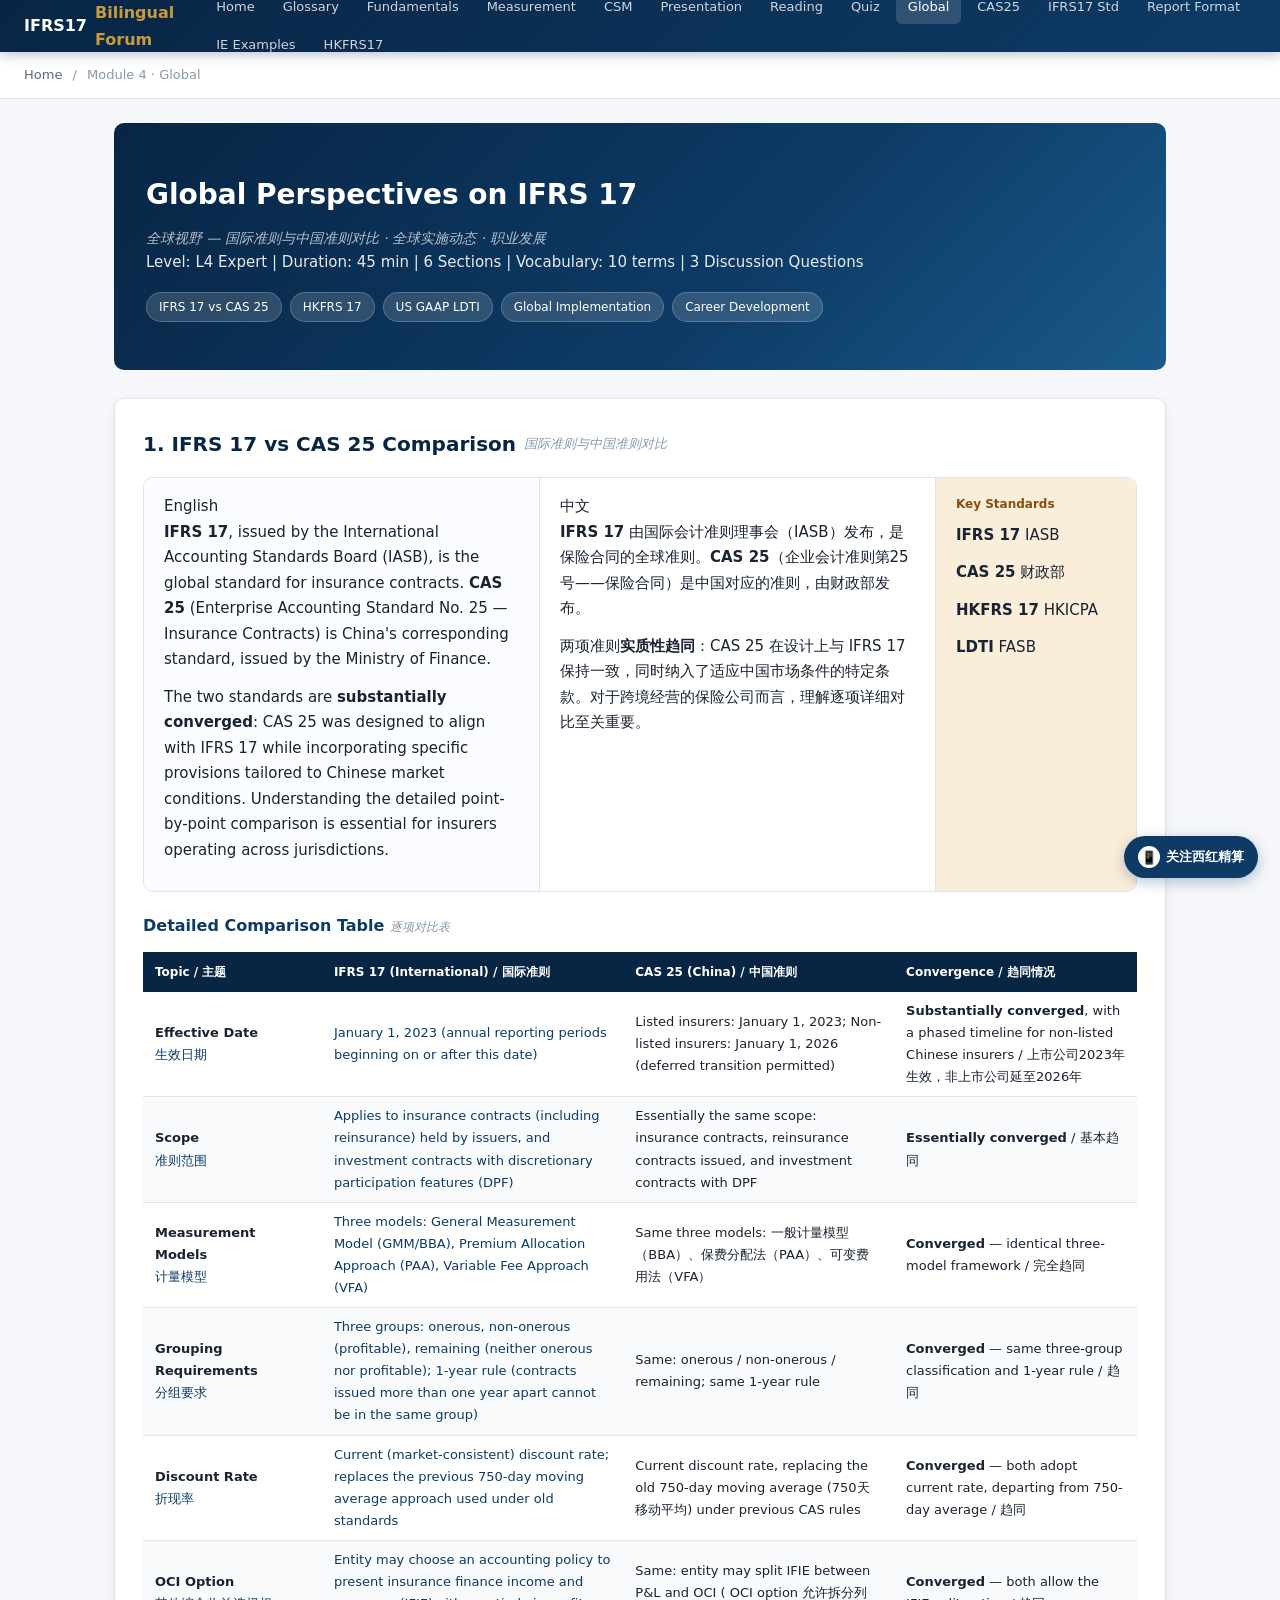
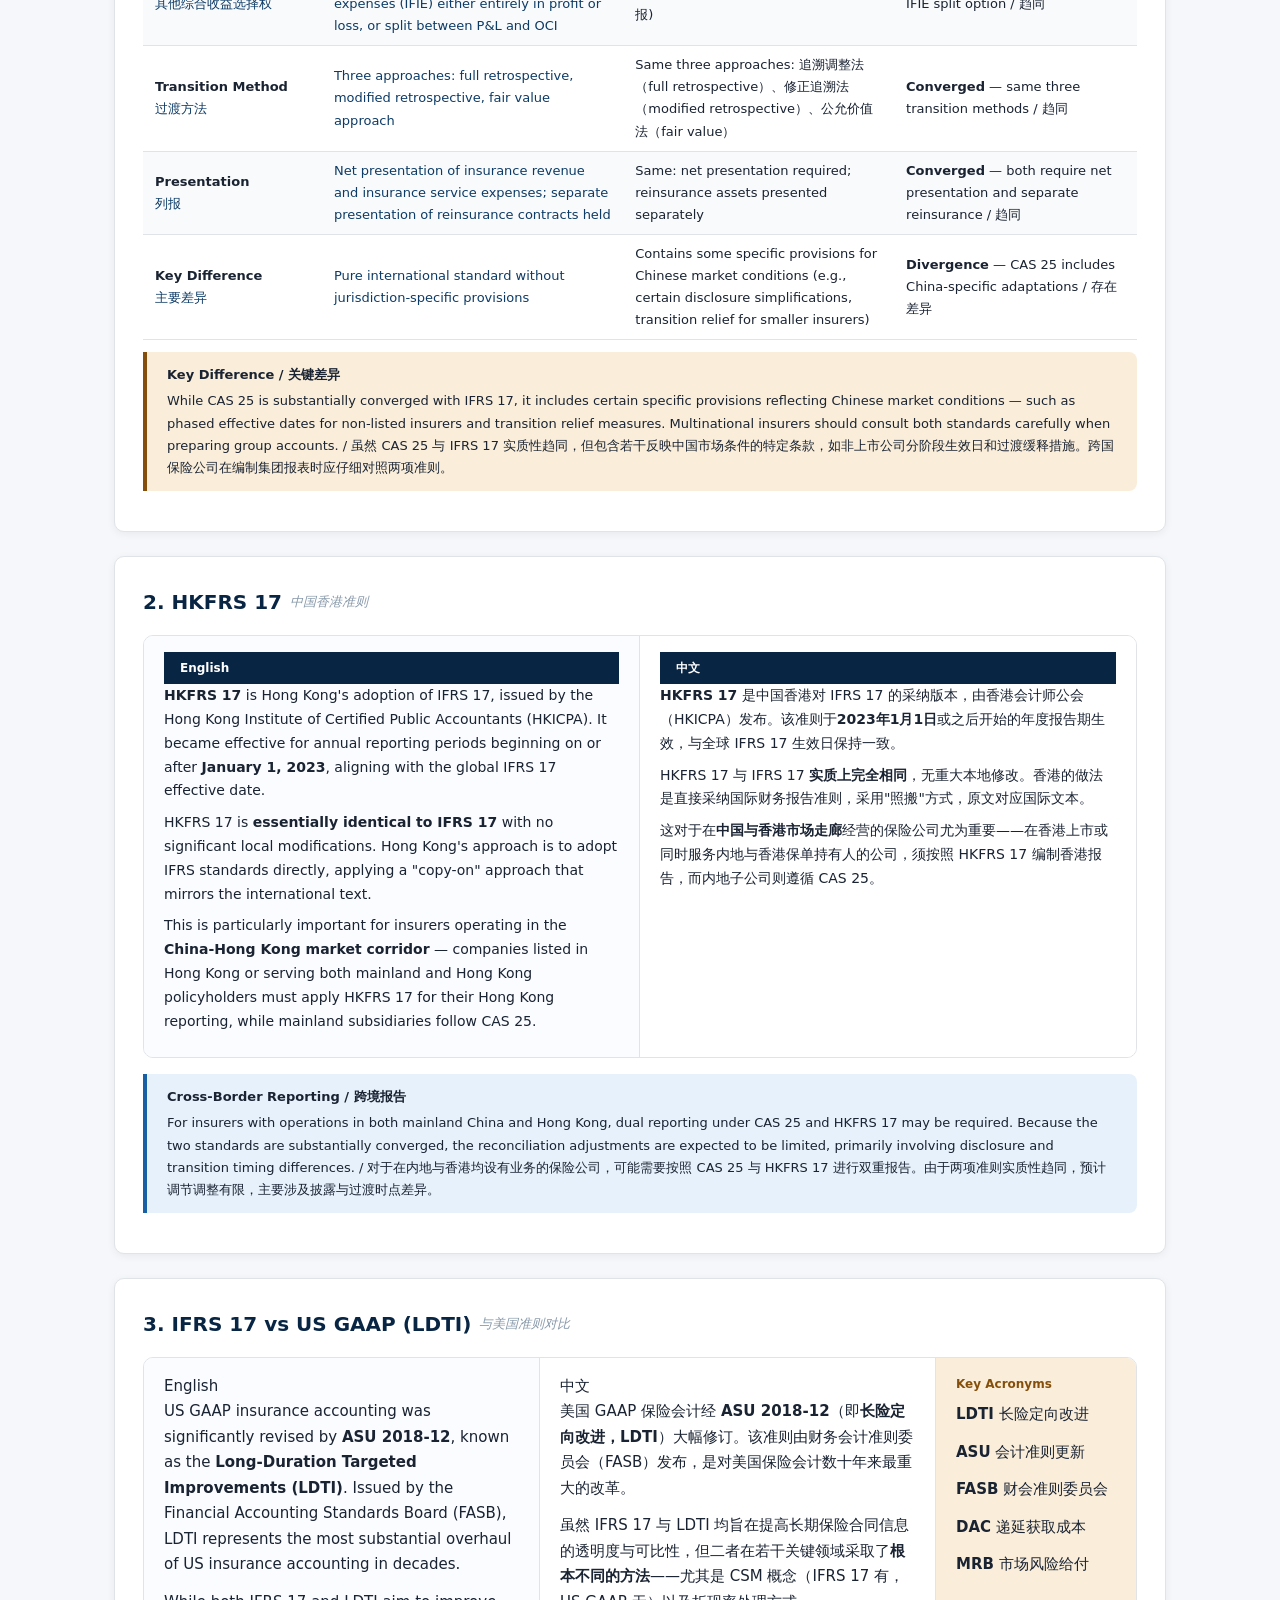
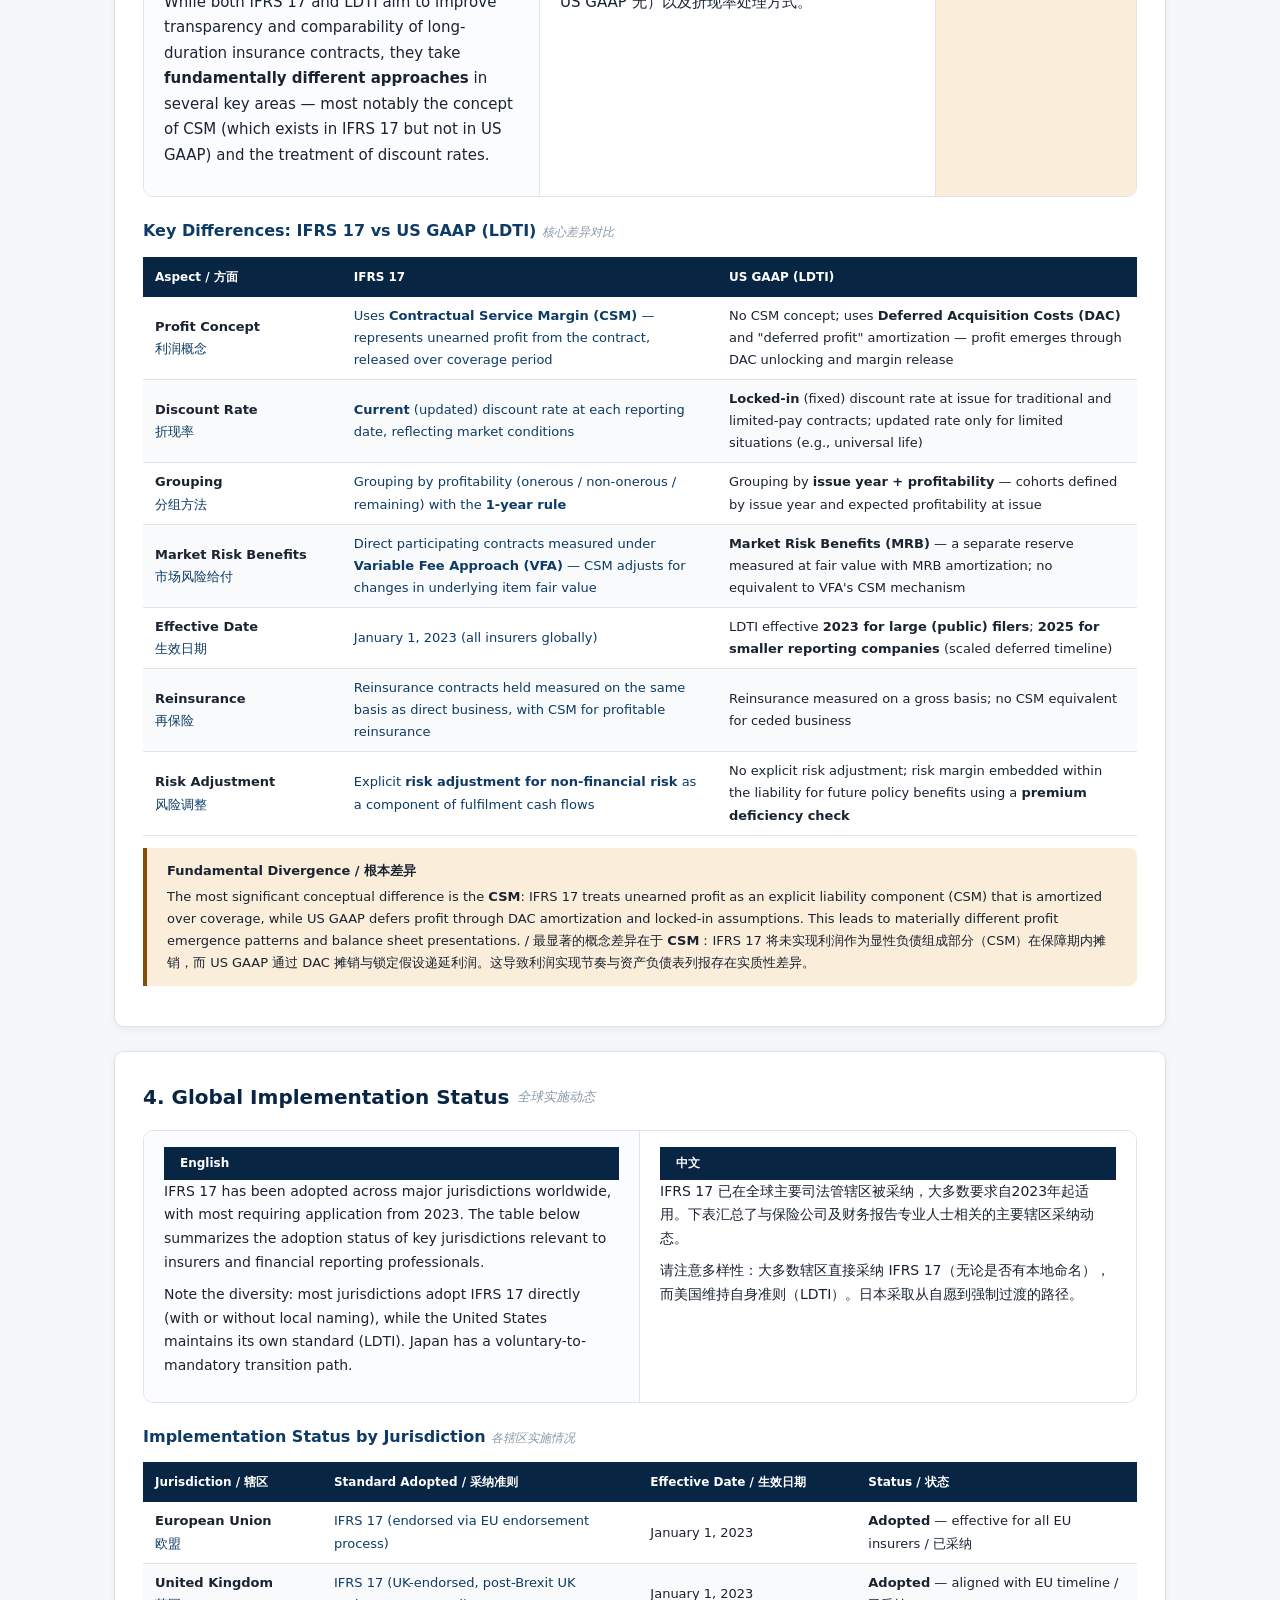
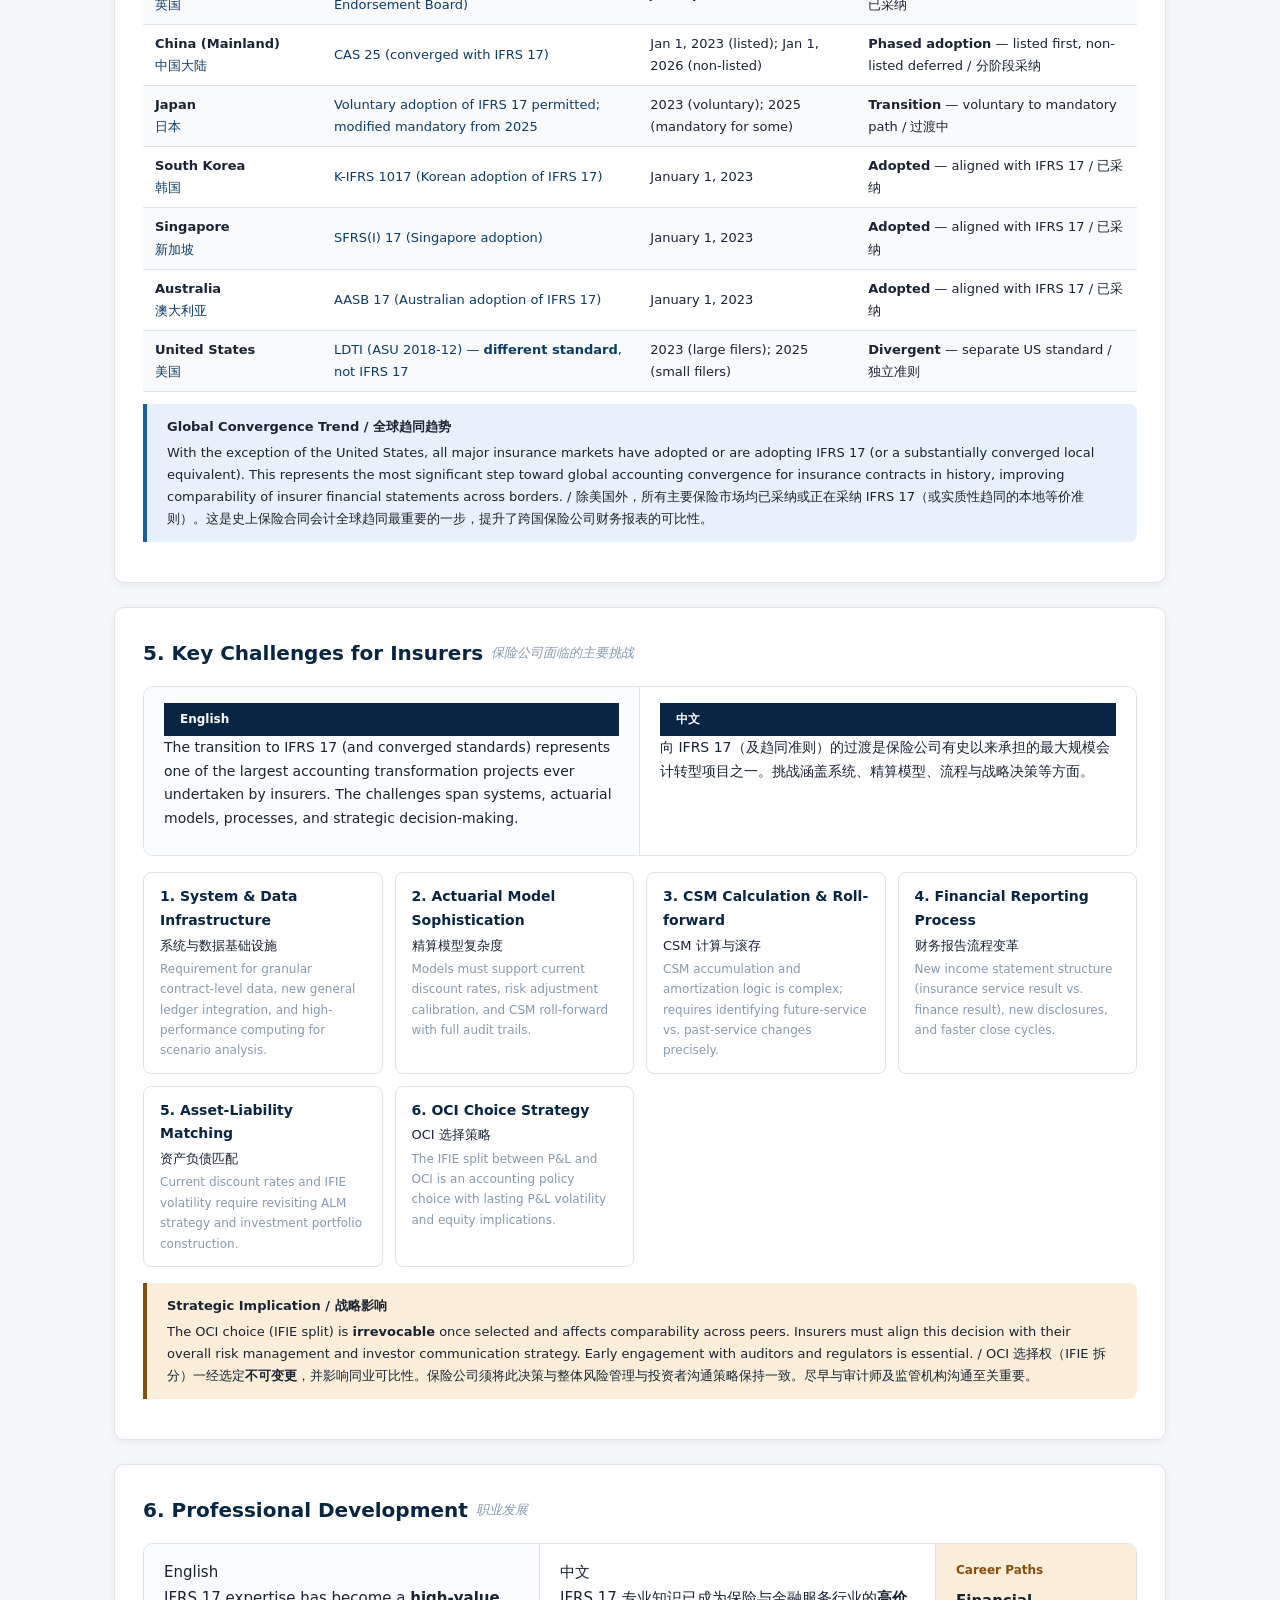
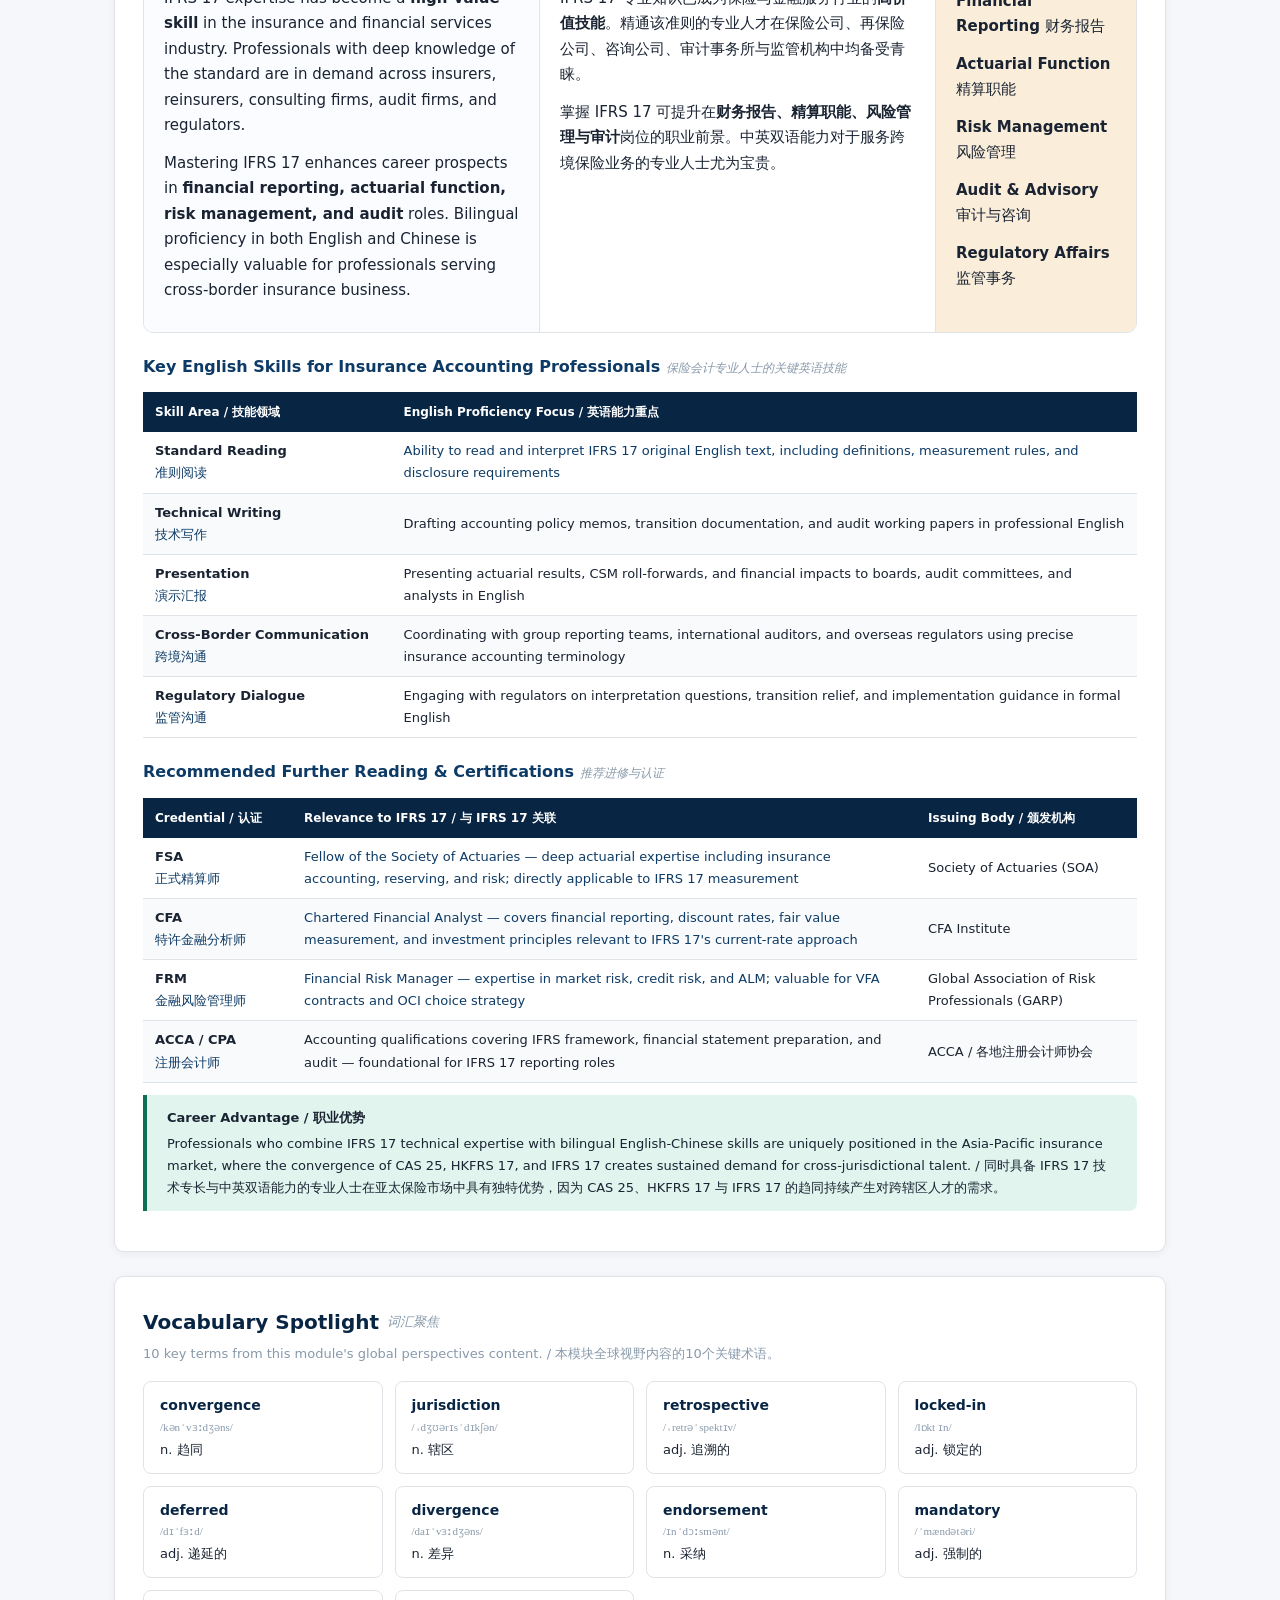
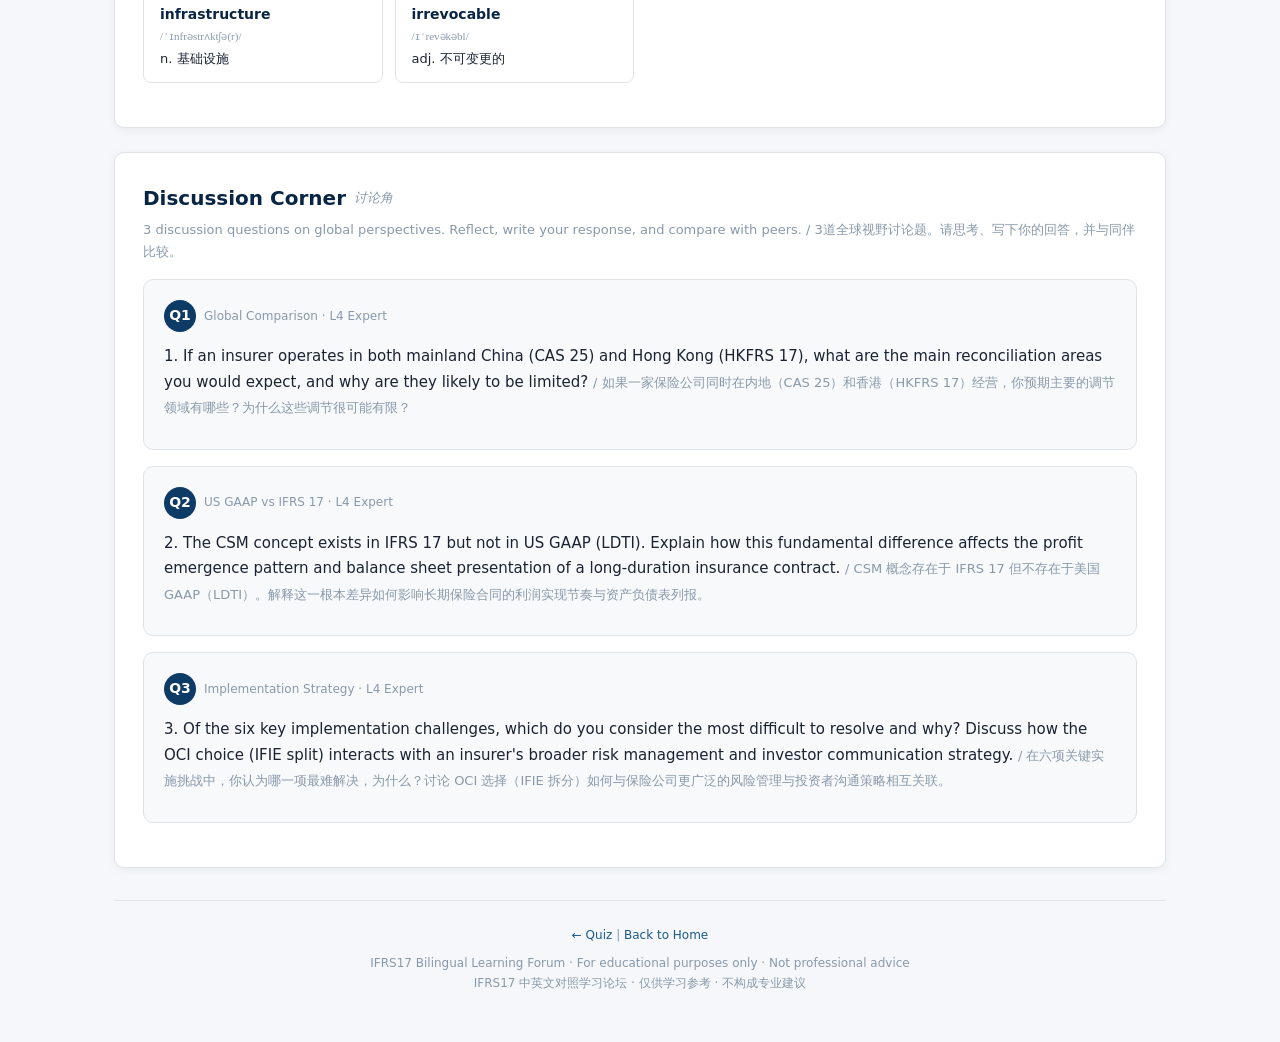
<file: 08-global.html>
<!DOCTYPE html>
<html lang="zh-CN">
<head>
<meta charset="UTF-8">
<meta name="viewport" content="width=device-width, initial-scale=1.0">
<title>Global Perspectives | 全球视野</title>
<link rel="stylesheet" href="style.css">
</head>
<body>

<nav class="top-nav">
  <div class="brand">IFRS17 <span>Bilingual Forum</span></div>
  <div class="nav-links">
    <a href="index.html">Home</a>
    <a href="01-glossary.html">Glossary</a>
    <a href="02-fundamentals.html">Fundamentals</a>
    <a href="03-measurement.html">Measurement</a>
    <a href="04-csm.html">CSM</a>
    <a href="05-presentation.html">Presentation</a>
    <a href="06-reading.html">Reading</a>
    <a href="07-quiz.html">Quiz</a>
    <a href="08-global.html" class="active">Global</a>
    <a href="09-cas25-english.html">CAS25</a>
    <a href="10-ifrs17-chinese.html">IFRS17 Std</a>
    <a href="11-financial-statements.html">Report Format</a>
    <a href="12-illustrative-examples.html">IE Examples</a>
    <a href="13-hkfrs17.html">HKFRS17</a>
  </div>
</nav>

<div class="breadcrumb"><a href="index.html">Home</a> <span class="sep">/</span> Module 4 · Global</div>

<div class="container">

<div class="hero">
  <h1>Global Perspectives on IFRS 17</h1>
  <div class="en-title">全球视野 — 国际准则与中国准则对比 · 全球实施动态 · 职业发展</div>
  <p class="subtitle">Level: L4 Expert | Duration: 45 min | 6 Sections | Vocabulary: 10 terms | 3 Discussion Questions</p>
  <div class="hero-tags">
    <span class="tag">IFRS 17 vs CAS 25</span>
    <span class="tag">HKFRS 17</span>
    <span class="tag">US GAAP LDTI</span>
    <span class="tag">Global Implementation</span>
    <span class="tag">Career Development</span>
  </div>
</div>

<!-- ========== Section 1: IFRS 17 vs CAS 25 ========== -->
<div class="section">
<h2>1. IFRS 17 vs CAS 25 Comparison <span class="en">国际准则与中国准则对比</span></h2>

<div class="trilingual">
<div class="col col-en"><div class="lang-tab">English</div>
<p><strong>IFRS 17</strong>, issued by the International Accounting Standards Board (IASB), is the global standard for insurance contracts. <strong>CAS 25</strong> (Enterprise Accounting Standard No. 25 — Insurance Contracts) is China's corresponding standard, issued by the Ministry of Finance.</p>
<p>The two standards are <strong>substantially converged</strong>: CAS 25 was designed to align with IFRS 17 while incorporating specific provisions tailored to Chinese market conditions. Understanding the detailed point-by-point comparison is essential for insurers operating across jurisdictions.</p>
</div>
<div class="col col-cn"><div class="lang-tab">中文</div>
<p><strong>IFRS 17</strong> 由国际会计准则理事会（IASB）发布，是保险合同的全球准则。<strong>CAS 25</strong>（企业会计准则第25号——保险合同）是中国对应的准则，由财政部发布。</p>
<p>两项准则<strong>实质性趋同</strong>：CAS 25 在设计上与 IFRS 17 保持一致，同时纳入了适应中国市场条件的特定条款。对于跨境经营的保险公司而言，理解逐项详细对比至关重要。</p>
</div>
<div class="col col-terms"><h4>Key Standards</h4>
<p><strong>IFRS 17</strong> IASB</p>
<p><strong>CAS 25</strong> 财政部</p>
<p><strong>HKFRS 17</strong> HKICPA</p>
<p><strong>LDTI</strong> FASB</p>
</div>
</div>

<h3>Detailed Comparison Table <span class="en">逐项对比表</span></h3>
<table class="bi-table">
<thead>
<tr>
<th style="width:18%;">Topic / 主题</th>
<th>IFRS 17 (International) / 国际准则</th>
<th>CAS 25 (China) / 中国准则</th>
<th>Convergence / 趋同情况</th>
</tr>
</thead>
<tbody>
<tr>
<td><strong>Effective Date</strong><br><span class="en-text">生效日期</span></td>
<td class="en-col">January 1, 2023 (annual reporting periods beginning on or after this date)</td>
<td class="cn-col">Listed insurers: January 1, 2023; Non-listed insurers: January 1, 2026 (deferred transition permitted)</td>
<td><strong>Substantially converged</strong>, with a phased timeline for non-listed Chinese insurers / 上市公司2023年生效，非上市公司延至2026年</td>
</tr>
<tr>
<td><strong>Scope</strong><br><span class="en-text">准则范围</span></td>
<td class="en-col">Applies to insurance contracts (including reinsurance) held by issuers, and investment contracts with discretionary participation features (DPF)</td>
<td class="cn-col">Essentially the same scope: insurance contracts, reinsurance contracts issued, and investment contracts with DPF</td>
<td><strong>Essentially converged</strong> / 基本趋同</td>
</tr>
<tr>
<td><strong>Measurement Models</strong><br><span class="en-text">计量模型</span></td>
<td class="en-col">Three models: General Measurement Model (GMM/BBA), Premium Allocation Approach (PAA), Variable Fee Approach (VFA)</td>
<td class="cn-col">Same three models: 一般计量模型（BBA）、保费分配法（PAA）、可变费用法（VFA）</td>
<td><strong>Converged</strong> — identical three-model framework / 完全趋同</td>
</tr>
<tr>
<td><strong>Grouping Requirements</strong><br><span class="en-text">分组要求</span></td>
<td class="en-col">Three groups: onerous, non-onerous (profitable), remaining (neither onerous nor profitable); 1-year rule (contracts issued more than one year apart cannot be in the same group)</td>
<td class="cn-col">Same: onerous / non-onerous / remaining; same 1-year rule</td>
<td><strong>Converged</strong> — same three-group classification and 1-year rule / 趋同</td>
</tr>
<tr>
<td><strong>Discount Rate</strong><br><span class="en-text">折现率</span></td>
<td class="en-col">Current (market-consistent) discount rate; replaces the previous 750-day moving average approach used under old standards</td>
<td class="cn-col">Current discount rate, replacing the old 750-day moving average (750天移动平均) under previous CAS rules</td>
<td><strong>Converged</strong> — both adopt current rate, departing from 750-day average / 趋同</td>
</tr>
<tr>
<td><strong>OCI Option</strong><br><span class="en-text">其他综合收益选择权</span></td>
<td class="en-col">Entity may choose an accounting policy to present insurance finance income and expenses (IFIE) either entirely in profit or loss, or split between P&amp;L and OCI</td>
<td class="cn-col">Same: entity may split IFIE between P&amp;L and OCI ( OCI option 允许拆分列报)</td>
<td><strong>Converged</strong> — both allow the IFIE split option / 趋同</td>
</tr>
<tr>
<td><strong>Transition Method</strong><br><span class="en-text">过渡方法</span></td>
<td class="en-col">Three approaches: full retrospective, modified retrospective, fair value approach</td>
<td class="cn-col">Same three approaches: 追溯调整法（full retrospective）、修正追溯法（modified retrospective）、公允价值法（fair value）</td>
<td><strong>Converged</strong> — same three transition methods / 趋同</td>
</tr>
<tr>
<td><strong>Presentation</strong><br><span class="en-text">列报</span></td>
<td class="en-col">Net presentation of insurance revenue and insurance service expenses; separate presentation of reinsurance contracts held</td>
<td class="cn-col">Same: net presentation required; reinsurance assets presented separately</td>
<td><strong>Converged</strong> — both require net presentation and separate reinsurance / 趋同</td>
</tr>
<tr>
<td><strong>Key Difference</strong><br><span class="en-text">主要差异</span></td>
<td class="en-col">Pure international standard without jurisdiction-specific provisions</td>
<td class="cn-col">Contains some specific provisions for Chinese market conditions (e.g., certain disclosure simplifications, transition relief for smaller insurers)</td>
<td><strong>Divergence</strong> — CAS 25 includes China-specific adaptations / 存在差异</td>
</tr>
</tbody>
</table>

<div class="callout warning">
<div class="title">Key Difference / 关键差异</div>
<p>While CAS 25 is substantially converged with IFRS 17, it includes certain specific provisions reflecting Chinese market conditions — such as phased effective dates for non-listed insurers and transition relief measures. Multinational insurers should consult both standards carefully when preparing group accounts. / 虽然 CAS 25 与 IFRS 17 实质性趋同，但包含若干反映中国市场条件的特定条款，如非上市公司分阶段生效日和过渡缓释措施。跨国保险公司在编制集团报表时应仔细对照两项准则。</p>
</div>
</div>

<!-- ========== Section 2: HKFRS 17 ========== -->
<div class="section">
<h2>2. HKFRS 17 <span class="en">中国香港准则</span></h2>

<div class="bilingual">
<div class="col col-en"><div class="lang-tab">English</div>
<p><strong>HKFRS 17</strong> is Hong Kong's adoption of IFRS 17, issued by the Hong Kong Institute of Certified Public Accountants (HKICPA). It became effective for annual reporting periods beginning on or after <strong>January 1, 2023</strong>, aligning with the global IFRS 17 effective date.</p>
<p>HKFRS 17 is <strong>essentially identical to IFRS 17</strong> with no significant local modifications. Hong Kong's approach is to adopt IFRS standards directly, applying a "copy-on" approach that mirrors the international text.</p>
<p>This is particularly important for insurers operating in the <strong>China-Hong Kong market corridor</strong> — companies listed in Hong Kong or serving both mainland and Hong Kong policyholders must apply HKFRS 17 for their Hong Kong reporting, while mainland subsidiaries follow CAS 25.</p>
</div>
<div class="col col-cn"><div class="lang-tab">中文</div>
<p><strong>HKFRS 17</strong> 是中国香港对 IFRS 17 的采纳版本，由香港会计师公会（HKICPA）发布。该准则于<strong>2023年1月1日</strong>或之后开始的年度报告期生效，与全球 IFRS 17 生效日保持一致。</p>
<p>HKFRS 17 与 IFRS 17 <strong>实质上完全相同</strong>，无重大本地修改。香港的做法是直接采纳国际财务报告准则，采用"照搬"方式，原文对应国际文本。</p>
<p>这对于在<strong>中国与香港市场走廊</strong>经营的保险公司尤为重要——在香港上市或同时服务内地与香港保单持有人的公司，须按照 HKFRS 17 编制香港报告，而内地子公司则遵循 CAS 25。</p>
</div>
</div>

<div class="callout info">
<div class="title">Cross-Border Reporting / 跨境报告</div>
<p>For insurers with operations in both mainland China and Hong Kong, dual reporting under CAS 25 and HKFRS 17 may be required. Because the two standards are substantially converged, the reconciliation adjustments are expected to be limited, primarily involving disclosure and transition timing differences. / 对于在内地与香港均设有业务的保险公司，可能需要按照 CAS 25 与 HKFRS 17 进行双重报告。由于两项准则实质性趋同，预计调节调整有限，主要涉及披露与过渡时点差异。</p>
</div>
</div>

<!-- ========== Section 3: IFRS 17 vs US GAAP (LDTI) ========== -->
<div class="section">
<h2>3. IFRS 17 vs US GAAP (LDTI) <span class="en">与美国准则对比</span></h2>

<div class="trilingual">
<div class="col col-en"><div class="lang-tab">English</div>
<p>US GAAP insurance accounting was significantly revised by <strong>ASU 2018-12</strong>, known as the <strong>Long-Duration Targeted Improvements (LDTI)</strong>. Issued by the Financial Accounting Standards Board (FASB), LDTI represents the most substantial overhaul of US insurance accounting in decades.</p>
<p>While both IFRS 17 and LDTI aim to improve transparency and comparability of long-duration insurance contracts, they take <strong>fundamentally different approaches</strong> in several key areas — most notably the concept of CSM (which exists in IFRS 17 but not in US GAAP) and the treatment of discount rates.</p>
</div>
<div class="col col-cn"><div class="lang-tab">中文</div>
<p>美国 GAAP 保险会计经 <strong>ASU 2018-12</strong>（即<strong>长险定向改进，LDTI</strong>）大幅修订。该准则由财务会计准则委员会（FASB）发布，是对美国保险会计数十年来最重大的改革。</p>
<p>虽然 IFRS 17 与 LDTI 均旨在提高长期保险合同信息的透明度与可比性，但二者在若干关键领域采取了<strong>根本不同的方法</strong>——尤其是 CSM 概念（IFRS 17 有，US GAAP 无）以及折现率处理方式。</p>
</div>
<div class="col col-terms"><h4>Key Acronyms</h4>
<p><strong>LDTI</strong> 长险定向改进</p>
<p><strong>ASU</strong> 会计准则更新</p>
<p><strong>FASB</strong> 财会准则委员会</p>
<p><strong>DAC</strong> 递延获取成本</p>
<p><strong>MRB</strong> 市场风险给付</p>
</div>
</div>

<h3>Key Differences: IFRS 17 vs US GAAP (LDTI) <span class="en">核心差异对比</span></h3>
<table class="bi-table">
<thead>
<tr>
<th style="width:20%;">Aspect / 方面</th>
<th>IFRS 17</th>
<th>US GAAP (LDTI)</th>
</tr>
</thead>
<tbody>
<tr>
<td><strong>Profit Concept</strong><br><span class="en-text">利润概念</span></td>
<td class="en-col">Uses <strong>Contractual Service Margin (CSM)</strong> — represents unearned profit from the contract, released over coverage period</td>
<td class="cn-col">No CSM concept; uses <strong>Deferred Acquisition Costs (DAC)</strong> and "deferred profit" amortization — profit emerges through DAC unlocking and margin release</td>
</tr>
<tr>
<td><strong>Discount Rate</strong><br><span class="en-text">折现率</span></td>
<td class="en-col"><strong>Current</strong> (updated) discount rate at each reporting date, reflecting market conditions</td>
<td class="cn-col"><strong>Locked-in</strong> (fixed) discount rate at issue for traditional and limited-pay contracts; updated rate only for limited situations (e.g., universal life)</td>
</tr>
<tr>
<td><strong>Grouping</strong><br><span class="en-text">分组方法</span></td>
<td class="en-col">Grouping by profitability (onerous / non-onerous / remaining) with the <strong>1-year rule</strong></td>
<td class="cn-col">Grouping by <strong>issue year + profitability</strong> — cohorts defined by issue year and expected profitability at issue</td>
</tr>
<tr>
<td><strong>Market Risk Benefits</strong><br><span class="en-text">市场风险给付</span></td>
<td class="en-col">Direct participating contracts measured under <strong>Variable Fee Approach (VFA)</strong> — CSM adjusts for changes in underlying item fair value</td>
<td class="cn-col"><strong>Market Risk Benefits (MRB)</strong> — a separate reserve measured at fair value with MRB amortization; no equivalent to VFA's CSM mechanism</td>
</tr>
<tr>
<td><strong>Effective Date</strong><br><span class="en-text">生效日期</span></td>
<td class="en-col">January 1, 2023 (all insurers globally)</td>
<td class="cn-col">LDTI effective <strong>2023 for large (public) filers</strong>; <strong>2025 for smaller reporting companies</strong> (scaled deferred timeline)</td>
</tr>
<tr>
<td><strong>Reinsurance</strong><br><span class="en-text">再保险</span></td>
<td class="en-col">Reinsurance contracts held measured on the same basis as direct business, with CSM for profitable reinsurance</td>
<td class="cn-col">Reinsurance measured on a gross basis; no CSM equivalent for ceded business</td>
</tr>
<tr>
<td><strong>Risk Adjustment</strong><br><span class="en-text">风险调整</span></td>
<td class="en-col">Explicit <strong>risk adjustment for non-financial risk</strong> as a component of fulfilment cash flows</td>
<td class="cn-col">No explicit risk adjustment; risk margin embedded within the liability for future policy benefits using a <strong>premium deficiency check</strong></td>
</tr>
</tbody>
</table>

<div class="callout warning">
<div class="title">Fundamental Divergence / 根本差异</div>
<p>The most significant conceptual difference is the <strong>CSM</strong>: IFRS 17 treats unearned profit as an explicit liability component (CSM) that is amortized over coverage, while US GAAP defers profit through DAC amortization and locked-in assumptions. This leads to materially different profit emergence patterns and balance sheet presentations. / 最显著的概念差异在于 <strong>CSM</strong>：IFRS 17 将未实现利润作为显性负债组成部分（CSM）在保障期内摊销，而 US GAAP 通过 DAC 摊销与锁定假设递延利润。这导致利润实现节奏与资产负债表列报存在实质性差异。</p>
</div>
</div>

<!-- ========== Section 4: Global Implementation Status ========== -->
<div class="section">
<h2>4. Global Implementation Status <span class="en">全球实施动态</span></h2>

<div class="bilingual">
<div class="col col-en"><div class="lang-tab">English</div>
<p>IFRS 17 has been adopted across major jurisdictions worldwide, with most requiring application from 2023. The table below summarizes the adoption status of key jurisdictions relevant to insurers and financial reporting professionals.</p>
<p>Note the diversity: most jurisdictions adopt IFRS 17 directly (with or without local naming), while the United States maintains its own standard (LDTI). Japan has a voluntary-to-mandatory transition path.</p>
</div>
<div class="col col-cn"><div class="lang-tab">中文</div>
<p>IFRS 17 已在全球主要司法管辖区被采纳，大多数要求自2023年起适用。下表汇总了与保险公司及财务报告专业人士相关的主要辖区采纳动态。</p>
<p>请注意多样性：大多数辖区直接采纳 IFRS 17（无论是否有本地命名），而美国维持自身准则（LDTI）。日本采取从自愿到强制过渡的路径。</p>
</div>
</div>

<h3>Implementation Status by Jurisdiction <span class="en">各辖区实施情况</span></h3>
<table class="bi-table">
<thead>
<tr>
<th style="width:18%;">Jurisdiction / 辖区</th>
<th>Standard Adopted / 采纳准则</th>
<th>Effective Date / 生效日期</th>
<th>Status / 状态</th>
</tr>
</thead>
<tbody>
<tr>
<td><strong>European Union</strong><br><span class="en-text">欧盟</span></td>
<td class="en-col">IFRS 17 (endorsed via EU endorsement process)</td>
<td>January 1, 2023</td>
<td><strong>Adopted</strong> — effective for all EU insurers / 已采纳</td>
</tr>
<tr>
<td><strong>United Kingdom</strong><br><span class="en-text">英国</span></td>
<td class="en-col">IFRS 17 (UK-endorsed, post-Brexit UK Endorsement Board)</td>
<td>January 1, 2023</td>
<td><strong>Adopted</strong> — aligned with EU timeline / 已采纳</td>
</tr>
<tr>
<td><strong>China (Mainland)</strong><br><span class="en-text">中国大陆</span></td>
<td class="en-col">CAS 25 (converged with IFRS 17)</td>
<td>Jan 1, 2023 (listed); Jan 1, 2026 (non-listed)</td>
<td><strong>Phased adoption</strong> — listed first, non-listed deferred / 分阶段采纳</td>
</tr>
<tr>
<td><strong>Japan</strong><br><span class="en-text">日本</span></td>
<td class="en-col">Voluntary adoption of IFRS 17 permitted; modified mandatory from 2025</td>
<td>2023 (voluntary); 2025 (mandatory for some)</td>
<td><strong>Transition</strong> — voluntary to mandatory path / 过渡中</td>
</tr>
<tr>
<td><strong>South Korea</strong><br><span class="en-text">韩国</span></td>
<td class="en-col">K-IFRS 1017 (Korean adoption of IFRS 17)</td>
<td>January 1, 2023</td>
<td><strong>Adopted</strong> — aligned with IFRS 17 / 已采纳</td>
</tr>
<tr>
<td><strong>Singapore</strong><br><span class="en-text">新加坡</span></td>
<td class="en-col">SFRS(I) 17 (Singapore adoption)</td>
<td>January 1, 2023</td>
<td><strong>Adopted</strong> — aligned with IFRS 17 / 已采纳</td>
</tr>
<tr>
<td><strong>Australia</strong><br><span class="en-text">澳大利亚</span></td>
<td class="en-col">AASB 17 (Australian adoption of IFRS 17)</td>
<td>January 1, 2023</td>
<td><strong>Adopted</strong> — aligned with IFRS 17 / 已采纳</td>
</tr>
<tr>
<td><strong>United States</strong><br><span class="en-text">美国</span></td>
<td class="en-col">LDTI (ASU 2018-12) — <strong>different standard</strong>, not IFRS 17</td>
<td>2023 (large filers); 2025 (small filers)</td>
<td><strong>Divergent</strong> — separate US standard / 独立准则</td>
</tr>
</tbody>
</table>

<div class="callout info">
<div class="title">Global Convergence Trend / 全球趋同趋势</div>
<p>With the exception of the United States, all major insurance markets have adopted or are adopting IFRS 17 (or a substantially converged local equivalent). This represents the most significant step toward global accounting convergence for insurance contracts in history, improving comparability of insurer financial statements across borders. / 除美国外，所有主要保险市场均已采纳或正在采纳 IFRS 17（或实质性趋同的本地等价准则）。这是史上保险合同会计全球趋同最重要的一步，提升了跨国保险公司财务报表的可比性。</p>
</div>
</div>

<!-- ========== Section 5: Key Challenges ========== -->
<div class="section">
<h2>5. Key Challenges for Insurers <span class="en">保险公司面临的主要挑战</span></h2>

<div class="bilingual">
<div class="col col-en"><div class="lang-tab">English</div>
<p>The transition to IFRS 17 (and converged standards) represents one of the largest accounting transformation projects ever undertaken by insurers. The challenges span systems, actuarial models, processes, and strategic decision-making.</p>
</div>
<div class="col col-cn"><div class="lang-tab">中文</div>
<p>向 IFRS 17（及趋同准则）的过渡是保险公司有史以来承担的最大规模会计转型项目之一。挑战涵盖系统、精算模型、流程与战略决策等方面。</p>
</div>
</div>

<div class="vocab-spotlight">
<div class="vocab-card">
  <div class="vc-en">1. System & Data Infrastructure</div>
  <div class="vc-cn">系统与数据基础设施</div>
  <div class="vc-cn" style="font-size:12px;color:var(--c-text-muted);">Requirement for granular contract-level data, new general ledger integration, and high-performance computing for scenario analysis.</div>
</div>
<div class="vocab-card">
  <div class="vc-en">2. Actuarial Model Sophistication</div>
  <div class="vc-cn">精算模型复杂度</div>
  <div class="vc-cn" style="font-size:12px;color:var(--c-text-muted);">Models must support current discount rates, risk adjustment calibration, and CSM roll-forward with full audit trails.</div>
</div>
<div class="vocab-card">
  <div class="vc-en">3. CSM Calculation & Roll-forward</div>
  <div class="vc-cn">CSM 计算与滚存</div>
  <div class="vc-cn" style="font-size:12px;color:var(--c-text-muted);">CSM accumulation and amortization logic is complex; requires identifying future-service vs. past-service changes precisely.</div>
</div>
<div class="vocab-card">
  <div class="vc-en">4. Financial Reporting Process</div>
  <div class="vc-cn">财务报告流程变革</div>
  <div class="vc-cn" style="font-size:12px;color:var(--c-text-muted);">New income statement structure (insurance service result vs. finance result), new disclosures, and faster close cycles.</div>
</div>
<div class="vocab-card">
  <div class="vc-en">5. Asset-Liability Matching</div>
  <div class="vc-cn">资产负债匹配</div>
  <div class="vc-cn" style="font-size:12px;color:var(--c-text-muted);">Current discount rates and IFIE volatility require revisiting ALM strategy and investment portfolio construction.</div>
</div>
<div class="vocab-card">
  <div class="vc-en">6. OCI Choice Strategy</div>
  <div class="vc-cn">OCI 选择策略</div>
  <div class="vc-cn" style="font-size:12px;color:var(--c-text-muted);">The IFIE split between P&L and OCI is an accounting policy choice with lasting P&L volatility and equity implications.</div>
</div>
</div>

<div class="callout warning">
<div class="title">Strategic Implication / 战略影响</div>
<p>The OCI choice (IFIE split) is <strong>irrevocable</strong> once selected and affects comparability across peers. Insurers must align this decision with their overall risk management and investor communication strategy. Early engagement with auditors and regulators is essential. / OCI 选择权（IFIE 拆分）一经选定<strong>不可变更</strong>，并影响同业可比性。保险公司须将此决策与整体风险管理与投资者沟通策略保持一致。尽早与审计师及监管机构沟通至关重要。</p>
</div>
</div>

<!-- ========== Section 6: Professional Development ========== -->
<div class="section">
<h2>6. Professional Development <span class="en">职业发展</span></h2>

<div class="trilingual">
<div class="col col-en"><div class="lang-tab">English</div>
<p>IFRS 17 expertise has become a <strong>high-value skill</strong> in the insurance and financial services industry. Professionals with deep knowledge of the standard are in demand across insurers, reinsurers, consulting firms, audit firms, and regulators.</p>
<p>Mastering IFRS 17 enhances career prospects in <strong>financial reporting, actuarial function, risk management, and audit</strong> roles. Bilingual proficiency in both English and Chinese is especially valuable for professionals serving cross-border insurance business.</p>
</div>
<div class="col col-cn"><div class="lang-tab">中文</div>
<p>IFRS 17 专业知识已成为保险与金融服务行业的<strong>高价值技能</strong>。精通该准则的专业人才在保险公司、再保险公司、咨询公司、审计事务所与监管机构中均备受青睐。</p>
<p>掌握 IFRS 17 可提升在<strong>财务报告、精算职能、风险管理与审计</strong>岗位的职业前景。中英双语能力对于服务跨境保险业务的专业人士尤为宝贵。</p>
</div>
<div class="col col-terms"><h4>Career Paths</h4>
<p><strong>Financial Reporting</strong> 财务报告</p>
<p><strong>Actuarial Function</strong> 精算职能</p>
<p><strong>Risk Management</strong> 风险管理</p>
<p><strong>Audit &amp; Advisory</strong> 审计与咨询</p>
<p><strong>Regulatory Affairs</strong> 监管事务</p>
</div>
</div>

<h3>Key English Skills for Insurance Accounting Professionals <span class="en">保险会计专业人士的关键英语技能</span></h3>
<table class="bi-table">
<thead>
<tr>
<th style="width:25%;">Skill Area / 技能领域</th>
<th>English Proficiency Focus / 英语能力重点</th>
</tr>
</thead>
<tbody>
<tr>
<td><strong>Standard Reading</strong><br><span class="en-text">准则阅读</span></td>
<td class="en-col">Ability to read and interpret IFRS 17 original English text, including definitions, measurement rules, and disclosure requirements</td>
</tr>
<tr>
<td><strong>Technical Writing</strong><br><span class="en-text">技术写作</span></td>
<td class="cn-col">Drafting accounting policy memos, transition documentation, and audit working papers in professional English</td>
</tr>
<tr>
<td><strong>Presentation</strong><br><span class="en-text">演示汇报</span></td>
<td class="cn-col">Presenting actuarial results, CSM roll-forwards, and financial impacts to boards, audit committees, and analysts in English</td>
</tr>
<tr>
<td><strong>Cross-Border Communication</strong><br><span class="en-text">跨境沟通</span></td>
<td class="cn-col">Coordinating with group reporting teams, international auditors, and overseas regulators using precise insurance accounting terminology</td>
</tr>
<tr>
<td><strong>Regulatory Dialogue</strong><br><span class="en-text">监管沟通</span></td>
<td class="cn-col">Engaging with regulators on interpretation questions, transition relief, and implementation guidance in formal English</td>
</tr>
</tbody>
</table>

<h3>Recommended Further Reading & Certifications <span class="en">推荐进修与认证</span></h3>
<table class="bi-table">
<thead>
<tr>
<th style="width:15%;">Credential / 认证</th>
<th>Relevance to IFRS 17 / 与 IFRS 17 关联</th>
<th>Issuing Body / 颁发机构</th>
</tr>
</thead>
<tbody>
<tr>
<td><strong>FSA</strong><br><span class="en-text">正式精算师</span></td>
<td class="en-col">Fellow of the Society of Actuaries — deep actuarial expertise including insurance accounting, reserving, and risk; directly applicable to IFRS 17 measurement</td>
<td>Society of Actuaries (SOA)</td>
</tr>
<tr>
<td><strong>CFA</strong><br><span class="en-text">特许金融分析师</span></td>
<td class="en-col">Chartered Financial Analyst — covers financial reporting, discount rates, fair value measurement, and investment principles relevant to IFRS 17's current-rate approach</td>
<td>CFA Institute</td>
</tr>
<tr>
<td><strong>FRM</strong><br><span class="en-text">金融风险管理师</span></td>
<td class="en-col">Financial Risk Manager — expertise in market risk, credit risk, and ALM; valuable for VFA contracts and OCI choice strategy</td>
<td>Global Association of Risk Professionals (GARP)</td>
</tr>
<tr>
<td><strong>ACCA / CPA</strong><br><span class="en-text">注册会计师</span></td>
<td class="cn-col">Accounting qualifications covering IFRS framework, financial statement preparation, and audit — foundational for IFRS 17 reporting roles</td>
<td>ACCA / 各地注册会计师协会</td>
</tr>
</tbody>
</table>

<div class="callout success">
<div class="title">Career Advantage / 职业优势</div>
<p>Professionals who combine IFRS 17 technical expertise with bilingual English-Chinese skills are uniquely positioned in the Asia-Pacific insurance market, where the convergence of CAS 25, HKFRS 17, and IFRS 17 creates sustained demand for cross-jurisdictional talent. / 同时具备 IFRS 17 技术专长与中英双语能力的专业人士在亚太保险市场中具有独特优势，因为 CAS 25、HKFRS 17 与 IFRS 17 的趋同持续产生对跨辖区人才的需求。</p>
</div>
</div>

<!-- ========== Vocabulary Spotlight ========== -->
<div class="section">
<h2>Vocabulary Spotlight <span class="en">词汇聚焦</span></h2>
<p class="muted" style="font-size:13px;">10 key terms from this module's global perspectives content. / 本模块全球视野内容的10个关键术语。</p>

<div class="vocab-spotlight">
<div class="vocab-card">
  <div class="vc-en">convergence</div>
  <div class="vc-ipa">/kənˈvɜːdʒəns/</div>
  <div class="vc-cn">n. 趋同</div>
</div>
<div class="vocab-card">
  <div class="vc-en">jurisdiction</div>
  <div class="vc-ipa">/ˌdʒʊərɪsˈdɪkʃən/</div>
  <div class="vc-cn">n. 辖区</div>
</div>
<div class="vocab-card">
  <div class="vc-en">retrospective</div>
  <div class="vc-ipa">/ˌretrəˈspektɪv/</div>
  <div class="vc-cn">adj. 追溯的</div>
</div>
<div class="vocab-card">
  <div class="vc-en">locked-in</div>
  <div class="vc-ipa">/lɒkt ɪn/</div>
  <div class="vc-cn">adj. 锁定的</div>
</div>
<div class="vocab-card">
  <div class="vc-en">deferred</div>
  <div class="vc-ipa">/dɪˈfɜːd/</div>
  <div class="vc-cn">adj. 递延的</div>
</div>
<div class="vocab-card">
  <div class="vc-en">divergence</div>
  <div class="vc-ipa">/daɪˈvɜːdʒəns/</div>
  <div class="vc-cn">n. 差异</div>
</div>
<div class="vocab-card">
  <div class="vc-en">endorsement</div>
  <div class="vc-ipa">/ɪnˈdɔːsmənt/</div>
  <div class="vc-cn">n. 采纳</div>
</div>
<div class="vocab-card">
  <div class="vc-en">mandatory</div>
  <div class="vc-ipa">/ˈmændətəri/</div>
  <div class="vc-cn">adj. 强制的</div>
</div>
<div class="vocab-card">
  <div class="vc-en">infrastructure</div>
  <div class="vc-ipa">/ˈɪnfrəstrʌktʃə(r)/</div>
  <div class="vc-cn">n. 基础设施</div>
</div>
<div class="vocab-card">
  <div class="vc-en">irrevocable</div>
  <div class="vc-ipa">/ɪˈrevəkəbl/</div>
  <div class="vc-cn">adj. 不可变更的</div>
</div>
</div>
</div>

<!-- ========== Discussion Corner ========== -->
<div class="section">
<h2>Discussion Corner <span class="en">讨论角</span></h2>
<p class="muted" style="font-size:13px;">3 discussion questions on global perspectives. Reflect, write your response, and compare with peers. / 3道全球视野讨论题。请思考、写下你的回答，并与同伴比较。</p>

<div class="discussion">
<div class="d-header">
<div class="d-avatar">Q1</div>
<div class="d-meta">Global Comparison · L4 Expert</div>
</div>
<div class="d-question">1. If an insurer operates in both mainland China (CAS 25) and Hong Kong (HKFRS 17), what are the main reconciliation areas you would expect, and why are they likely to be limited?
<span class="en"> / 如果一家保险公司同时在内地（CAS 25）和香港（HKFRS 17）经营，你预期主要的调节领域有哪些？为什么这些调节很可能有限？</span></div>
</div>

<div class="discussion">
<div class="d-header">
<div class="d-avatar">Q2</div>
<div class="d-meta">US GAAP vs IFRS 17 · L4 Expert</div>
</div>
<div class="d-question">2. The CSM concept exists in IFRS 17 but not in US GAAP (LDTI). Explain how this fundamental difference affects the profit emergence pattern and balance sheet presentation of a long-duration insurance contract.
<span class="en"> / CSM 概念存在于 IFRS 17 但不存在于美国 GAAP（LDTI）。解释这一根本差异如何影响长期保险合同的利润实现节奏与资产负债表列报。</span></div>
</div>

<div class="discussion">
<div class="d-header">
<div class="d-avatar">Q3</div>
<div class="d-meta">Implementation Strategy · L4 Expert</div>
</div>
<div class="d-question">3. Of the six key implementation challenges, which do you consider the most difficult to resolve and why? Discuss how the OCI choice (IFIE split) interacts with an insurer's broader risk management and investor communication strategy.
<span class="en"> / 在六项关键实施挑战中，你认为哪一项最难解决，为什么？讨论 OCI 选择（IFIE 拆分）如何与保险公司更广泛的风险管理与投资者沟通策略相互关联。</span></div>
</div>
</div>

<div class="footer">
<p><a href="07-quiz.html">&larr; Quiz</a> | <a href="index.html">Back to Home</a></p>
<p style="margin-top:8px;">IFRS17 Bilingual Learning Forum · For educational purposes only · Not professional advice</p>
<p>IFRS17 中英文对照学习论坛 · 仅供学习参考 · 不构成专业建议</p>
</div>

</div>

<script>
var v=JSON.parse(localStorage.getItem('ifrs17_bilingual_progress')||'[]');if(v.indexOf('global')===-1){v.push('global');localStorage.setItem('ifrs17_bilingual_progress',JSON.stringify(v))}
</script>

<!-- Follow WeChat Public Account -->
<div class="follow-float">
  <div class="follow-popup" id="followPopup">
    <img class="fp-logo" src="xihong-logo.jpg" alt="西红精算">
    <div class="fp-name">西红精算</div>
    <div class="fp-tag">Actuary · IFRS17 Notes</div>
    <img class="fp-qr" src="xihong-qrcode.jpg" alt="qrcode">
    <div class="fp-cap">扫码关注公众号</div>
  </div>
  <button class="follow-fab" id="followFab" onclick="toggleFollow(event)" title="关注公众号">
    <span class="fab-icon">📱</span><span class="fab-text">关注西红精算</span>
  </button>
</div>
<script>
function toggleFollow(e) {
  e.stopPropagation();
  var popup = document.getElementById('followPopup');
  popup.classList.toggle('open');
}
document.addEventListener('click', function(e) {
  var popup = document.getElementById('followPopup');
  if (popup.classList.contains('open') && !e.target.closest('.follow-float')) {
    popup.classList.remove('open');
  }
});
window.addEventListener('scroll', function() {
  var popup = document.getElementById('followPopup');
  if (popup.classList.contains('open')) popup.classList.remove('open');
}, { passive: true });
</script>

</body>
</html>
</file>
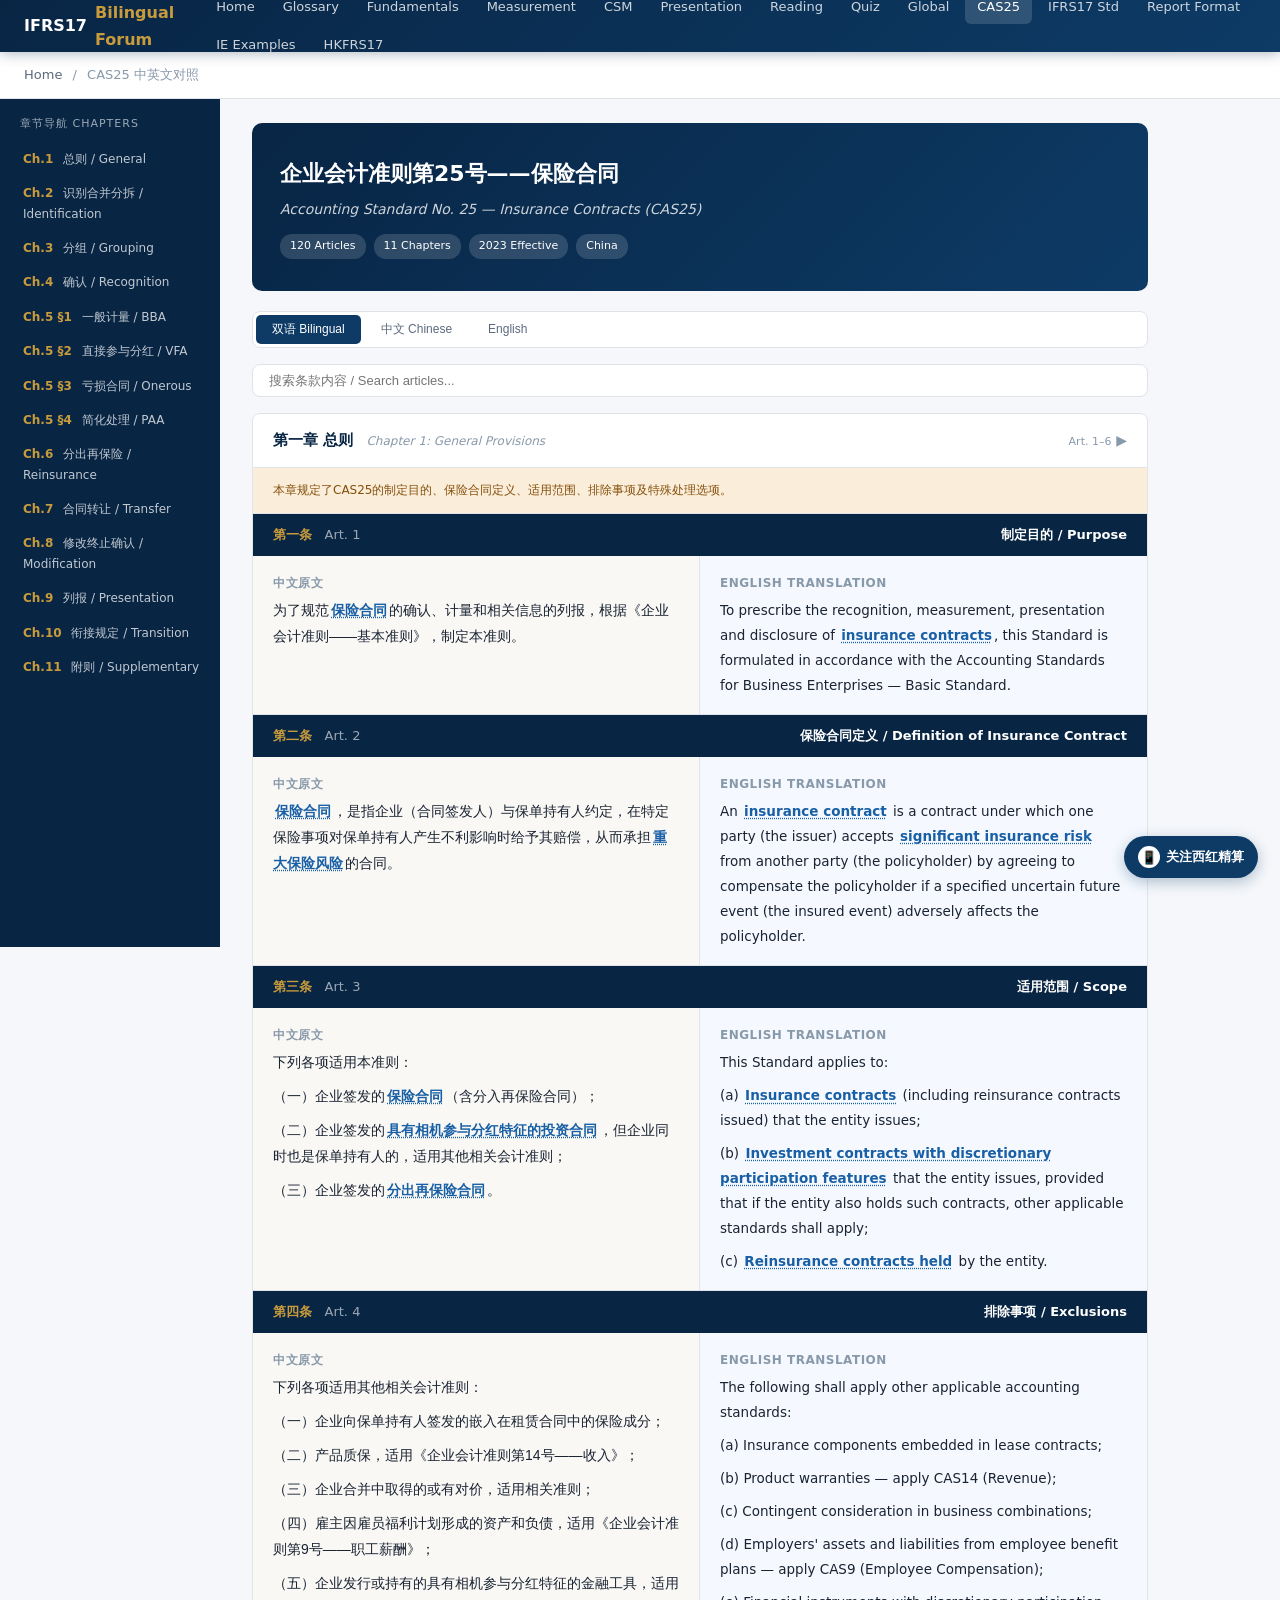
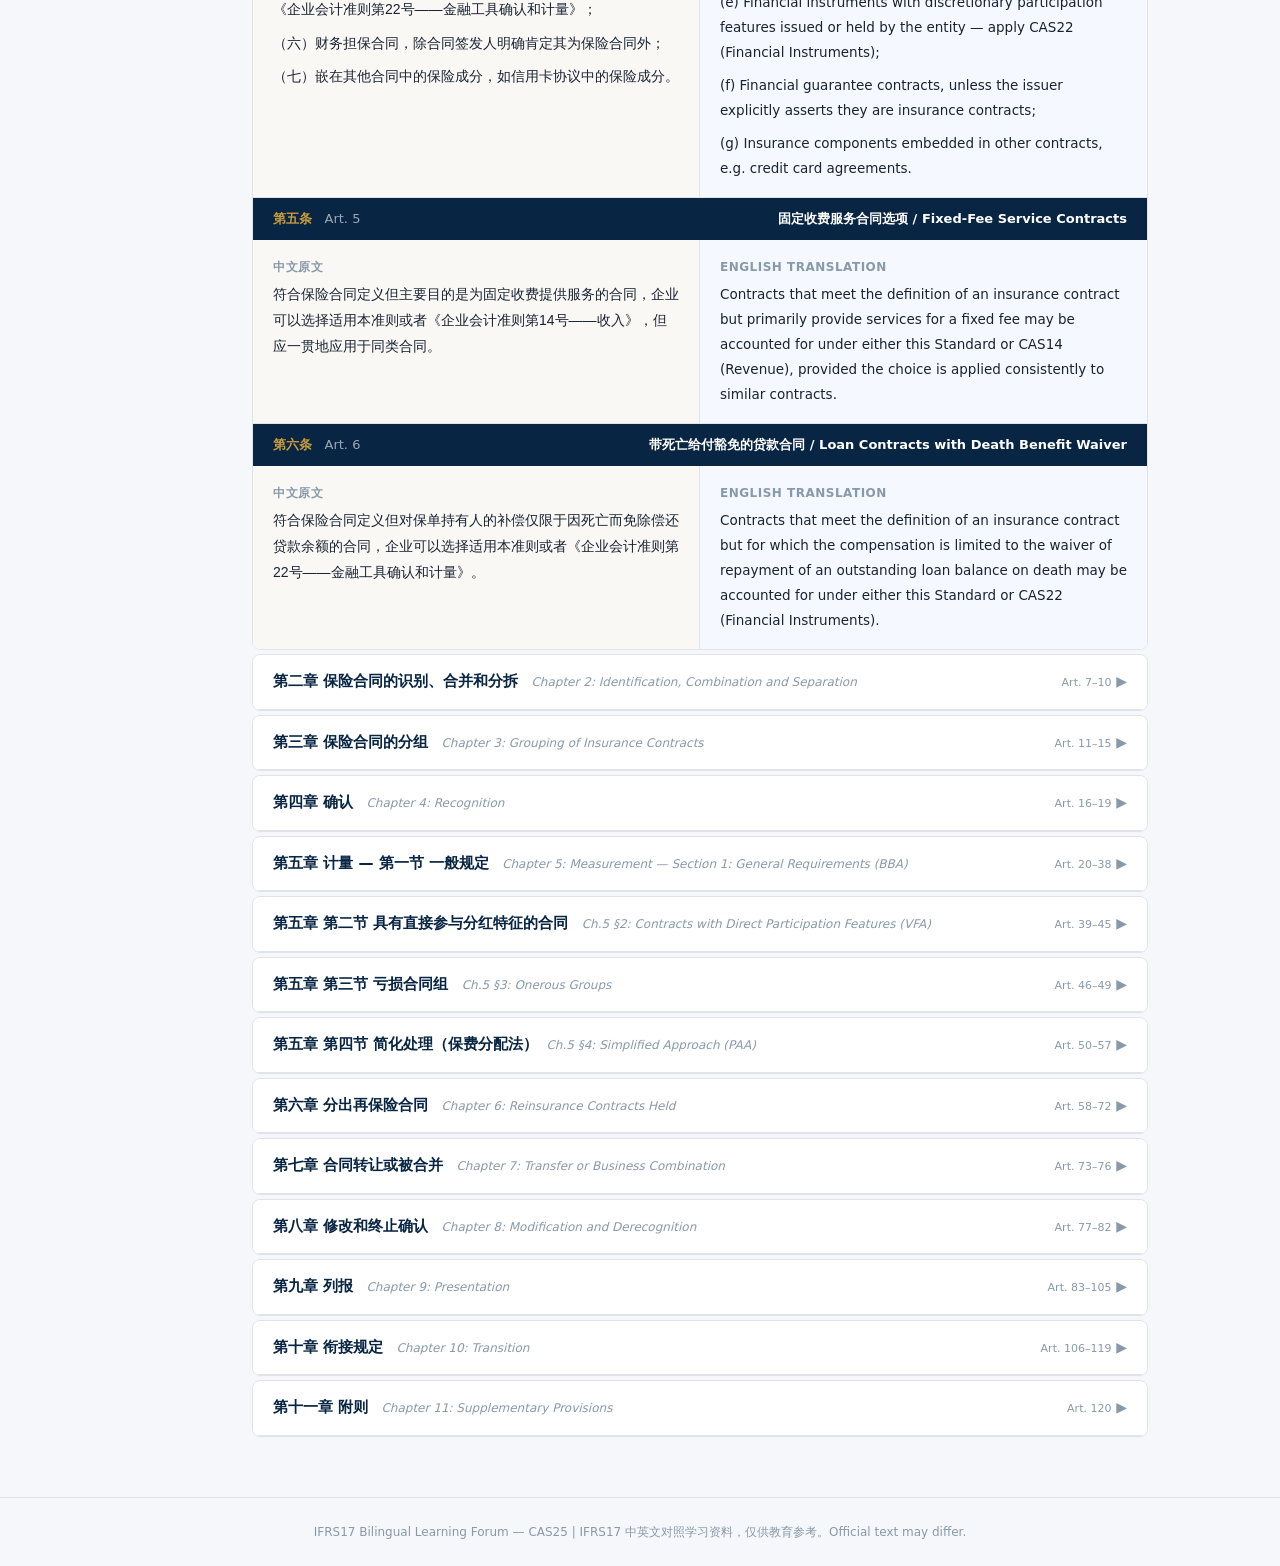
<file: 09-cas25-english.html>
<!DOCTYPE html>
<html lang="zh-CN">
<head>
<meta charset="UTF-8">
<meta name="viewport" content="width=device-width, initial-scale=1.0">
<title>CAS25 中英文对照 | 企业会计准则第25号——保险合同</title>
<link rel="stylesheet" href="style.css">
</head>
<body class="lang-bi">

<nav class="top-nav">
  <div class="brand">IFRS17 <span>Bilingual Forum</span></div>
  <div class="nav-links">
    <a href="index.html">Home</a>
    <a href="01-glossary.html">Glossary</a>
    <a href="02-fundamentals.html">Fundamentals</a>
    <a href="03-measurement.html">Measurement</a>
    <a href="04-csm.html">CSM</a>
    <a href="05-presentation.html">Presentation</a>
    <a href="06-reading.html">Reading</a>
    <a href="07-quiz.html">Quiz</a>
    <a href="08-global.html">Global</a>
    <a href="09-cas25-english.html" class="active">CAS25</a>
    <a href="10-ifrs17-chinese.html">IFRS17 Std</a>
    <a href="11-financial-statements.html">Report Format</a>
    <a href="12-illustrative-examples.html">IE Examples</a>
    <a href="13-hkfrs17.html">HKFRS17</a>
  </div>
</nav>

<div class="breadcrumb">
  <a href="index.html">Home</a> <span class="sep">/</span> CAS25 中英文对照
</div>

<div class="std-progress" id="stdProgress"><div class="fill" id="stdProgressFill"></div></div>

<div class="std-page">

  <!-- Sidebar -->
  <aside class="std-sidebar" id="sidebar">
    <div class="sb-title">章节导航 Chapters</div>
    <a href="#ch1" class="active"><span class="num">Ch.1</span> 总则 / General</a>
    <a href="#ch2"><span class="num">Ch.2</span> 识别合并分拆 / Identification</a>
    <a href="#ch3"><span class="num">Ch.3</span> 分组 / Grouping</a>
    <a href="#ch4"><span class="num">Ch.4</span> 确认 / Recognition</a>
    <a href="#ch5"><span class="num">Ch.5 §1</span> 一般计量 / BBA</a>
    <a href="#ch5s2"><span class="num">Ch.5 §2</span> 直接参与分红 / VFA</a>
    <a href="#ch5s3"><span class="num">Ch.5 §3</span> 亏损合同 / Onerous</a>
    <a href="#ch5s4"><span class="num">Ch.5 §4</span> 简化处理 / PAA</a>
    <a href="#ch6"><span class="num">Ch.6</span> 分出再保险 / Reinsurance</a>
    <a href="#ch7"><span class="num">Ch.7</span> 合同转让 / Transfer</a>
    <a href="#ch8"><span class="num">Ch.8</span> 修改终止确认 / Modification</a>
    <a href="#ch9"><span class="num">Ch.9</span> 列报 / Presentation</a>
    <a href="#ch10"><span class="num">Ch.10</span> 衔接规定 / Transition</a>
    <a href="#ch11"><span class="num">Ch.11</span> 附则 / Supplementary</a>
  </aside>

  <!-- Main Content -->
  <main class="std-main" id="mainContent">

    <!-- Hero -->
    <div class="std-hero">
      <h1>企业会计准则第25号——保险合同</h1>
      <div class="en-h1">Accounting Standard No. 25 — Insurance Contracts (CAS25)</div>
      <div class="std-tags">
        <span class="std-tag">120 Articles</span>
        <span class="std-tag">11 Chapters</span>
        <span class="std-tag">2023 Effective</span>
        <span class="std-tag">China</span>
      </div>
    </div>

    <!-- Language Toggle -->
    <div class="lang-toggle">
      <button data-lang="bi" class="active">双语 Bilingual</button>
      <button data-lang="cn">中文 Chinese</button>
      <button data-lang="en">English</button>
    </div>

    <!-- Search Bar -->
    <div class="std-search">
      <input type="text" id="searchInput" placeholder="搜索条款内容 / Search articles...">
    </div>

    <!-- ==================== CHAPTER 1 ==================== -->
    <div class="chapter" id="ch1">
      <div class="chapter-head">
        <div>
          <span class="ch-title">第一章 总则 <span class="en">Chapter 1: General Provisions</span></span>
        </div>
        <div>
          <span class="ch-meta">Art. 1–6</span>
          <span class="ch-arrow">&#9654;</span>
        </div>
      </div>
      <div class="chapter-intro">本章规定了CAS25的制定目的、保险合同定义、适用范围、排除事项及特殊处理选项。</div>
      <div class="chapter-body open">

        <div class="article" id="art1">
          <div class="article-head">
            <span class="art-num">第一条 <span class="en">Art. 1</span></span>
            <span>制定目的 / Purpose</span>
          </div>
          <div class="article-body">
            <div class="art-col art-col-cn">
              <div class="art-sub">中文原文</div>
              <p>为了规范<a href="01-glossary.html#insurance-contract" class="tl" data-tip="insurance contracts">保险合同</a>的确认、计量和相关信息的列报，根据《企业会计准则——基本准则》，制定本准则。</p>
            </div>
            <div class="art-col art-col-en">
              <div class="art-sub">English Translation</div>
              <p>To prescribe the recognition, measurement, presentation and disclosure of <a href="01-glossary.html#insurance-contract" class="tl" data-tip="保险合同">insurance contracts</a>, this Standard is formulated in accordance with the Accounting Standards for Business Enterprises — Basic Standard.</p>
            </div>
          </div>
        </div>

        <div class="article" id="art2">
          <div class="article-head">
            <span class="art-num">第二条 <span class="en">Art. 2</span></span>
            <span>保险合同定义 / Definition of Insurance Contract</span>
          </div>
          <div class="article-body">
            <div class="art-col art-col-cn">
              <div class="art-sub">中文原文</div>
              <p><a href="01-glossary.html#insurance-contract" class="tl" data-tip="insurance contract">保险合同</a>，是指企业（合同签发人）与保单持有人约定，在特定保险事项对保单持有人产生不利影响时给予其赔偿，从而承担<a href="01-glossary.html#significant-insurance-risk" class="tl" data-tip="significant insurance risk">重大保险风险</a>的合同。</p>
            </div>
            <div class="art-col art-col-en">
              <div class="art-sub">English Translation</div>
              <p>An <a href="01-glossary.html#insurance-contract" class="tl" data-tip="保险合同">insurance contract</a> is a contract under which one party (the issuer) accepts <a href="01-glossary.html#significant-insurance-risk" class="tl" data-tip="重大保险风险">significant insurance risk</a> from another party (the policyholder) by agreeing to compensate the policyholder if a specified uncertain future event (the insured event) adversely affects the policyholder.</p>
            </div>
          </div>
        </div>

        <div class="article" id="art3">
          <div class="article-head">
            <span class="art-num">第三条 <span class="en">Art. 3</span></span>
            <span>适用范围 / Scope</span>
          </div>
          <div class="article-body">
            <div class="art-col art-col-cn">
              <div class="art-sub">中文原文</div>
              <p>下列各项适用本准则：</p>
              <p>（一）企业签发的<a href="01-glossary.html#insurance-contract" class="tl" data-tip="insurance contracts">保险合同</a>（含分入再保险合同）；</p>
              <p>（二）企业签发的<a href="01-glossary.html#investment-contract-dpf" class="tl" data-tip="investment contracts with discretionary participation features">具有相机参与分红特征的投资合同</a>，但企业同时也是保单持有人的，适用其他相关会计准则；</p>
              <p>（三）企业签发的<a href="01-glossary.html#reinsurance-contract" class="tl" data-tip="reinsurance contracts held">分出再保险合同</a>。</p>
            </div>
            <div class="art-col art-col-en">
              <div class="art-sub">English Translation</div>
              <p>This Standard applies to:</p>
              <p>(a) <a href="01-glossary.html#insurance-contract" class="tl" data-tip="保险合同">Insurance contracts</a> (including reinsurance contracts issued) that the entity issues;</p>
              <p>(b) <a href="01-glossary.html#investment-contract-dpf" class="tl" data-tip="具有相机参与分红特征的投资合同">Investment contracts with discretionary participation features</a> that the entity issues, provided that if the entity also holds such contracts, other applicable standards shall apply;</p>
              <p>(c) <a href="01-glossary.html#reinsurance-contract" class="tl" data-tip="分出再保险合同">Reinsurance contracts held</a> by the entity.</p>
            </div>
          </div>
        </div>

        <div class="article" id="art4">
          <div class="article-head">
            <span class="art-num">第四条 <span class="en">Art. 4</span></span>
            <span>排除事项 / Exclusions</span>
          </div>
          <div class="article-body">
            <div class="art-col art-col-cn">
              <div class="art-sub">中文原文</div>
              <p>下列各项适用其他相关会计准则：</p>
              <p>（一）企业向保单持有人签发的嵌入在租赁合同中的保险成分；</p>
              <p>（二）产品质保，适用《企业会计准则第14号——收入》；</p>
              <p>（三）企业合并中取得的或有对价，适用相关准则；</p>
              <p>（四）雇主因雇员福利计划形成的资产和负债，适用《企业会计准则第9号——职工薪酬》；</p>
              <p>（五）企业发行或持有的具有相机参与分红特征的金融工具，适用《企业会计准则第22号——金融工具确认和计量》；</p>
              <p>（六）财务担保合同，除合同签发人明确肯定其为保险合同外；</p>
              <p>（七）嵌在其他合同中的保险成分，如信用卡协议中的保险成分。</p>
            </div>
            <div class="art-col art-col-en">
              <div class="art-sub">English Translation</div>
              <p>The following shall apply other applicable accounting standards:</p>
              <p>(a) Insurance components embedded in lease contracts;</p>
              <p>(b) Product warranties — apply CAS14 (Revenue);</p>
              <p>(c) Contingent consideration in business combinations;</p>
              <p>(d) Employers' assets and liabilities from employee benefit plans — apply CAS9 (Employee Compensation);</p>
              <p>(e) Financial instruments with discretionary participation features issued or held by the entity — apply CAS22 (Financial Instruments);</p>
              <p>(f) Financial guarantee contracts, unless the issuer explicitly asserts they are insurance contracts;</p>
              <p>(g) Insurance components embedded in other contracts, e.g. credit card agreements.</p>
            </div>
          </div>
        </div>

        <div class="article" id="art5">
          <div class="article-head">
            <span class="art-num">第五条 <span class="en">Art. 5</span></span>
            <span>固定收费服务合同选项 / Fixed-Fee Service Contracts</span>
          </div>
          <div class="article-body">
            <div class="art-col art-col-cn">
              <div class="art-sub">中文原文</div>
              <p>符合保险合同定义但主要目的是为固定收费提供服务的合同，企业可以选择适用本准则或者《企业会计准则第14号——收入》，但应一贯地应用于同类合同。</p>
            </div>
            <div class="art-col art-col-en">
              <div class="art-sub">English Translation</div>
              <p>Contracts that meet the definition of an insurance contract but primarily provide services for a fixed fee may be accounted for under either this Standard or CAS14 (Revenue), provided the choice is applied consistently to similar contracts.</p>
            </div>
          </div>
        </div>

        <div class="article" id="art6">
          <div class="article-head">
            <span class="art-num">第六条 <span class="en">Art. 6</span></span>
            <span>带死亡给付豁免的贷款合同 / Loan Contracts with Death Benefit Waiver</span>
          </div>
          <div class="article-body">
            <div class="art-col art-col-cn">
              <div class="art-sub">中文原文</div>
              <p>符合保险合同定义但对保单持有人的补偿仅限于因死亡而免除偿还贷款余额的合同，企业可以选择适用本准则或者《企业会计准则第22号——金融工具确认和计量》。</p>
            </div>
            <div class="art-col art-col-en">
              <div class="art-sub">English Translation</div>
              <p>Contracts that meet the definition of an insurance contract but for which the compensation is limited to the waiver of repayment of an outstanding loan balance on death may be accounted for under either this Standard or CAS22 (Financial Instruments).</p>
            </div>
          </div>
        </div>

      </div>
    </div>

    <!-- ==================== CHAPTER 2 ==================== -->
    <div class="chapter" id="ch2">
      <div class="chapter-head">
        <div>
          <span class="ch-title">第二章 保险合同的识别、合并和分拆 <span class="en">Chapter 2: Identification, Combination and Separation</span></span>
        </div>
        <div>
          <span class="ch-meta">Art. 7–10</span>
          <span class="ch-arrow">&#9654;</span>
        </div>
      </div>
      <div class="chapter-body">

        <div class="article" id="art7">
          <div class="article-head">
            <span class="art-num">第七条 <span class="en">Art. 7</span></span>
            <span>重大保险风险评估 / Significant Insurance Risk Assessment</span>
          </div>
          <div class="article-body">
            <div class="art-col art-col-cn">
              <div class="art-sub">中文原文</div>
              <p>企业应当在单项合同层面评估是否转移了<a href="01-glossary.html#significant-insurance-risk" class="tl" data-tip="significant insurance risk">重大保险风险</a>。如果合同组内的各合同具有相同的风险特征，企业可以在合同组层面进行评估。</p>
            </div>
            <div class="art-col art-col-en">
              <div class="art-sub">English Translation</div>
              <p>An entity shall assess whether an individual contract transfers <a href="01-glossary.html#significant-insurance-risk" class="tl" data-tip="重大保险风险">significant insurance risk</a>. If contracts within a portfolio share the same risk characteristics, the assessment may be performed at the portfolio level.</p>
            </div>
          </div>
        </div>

        <div class="article" id="art8">
          <div class="article-head">
            <span class="art-num">第八条 <span class="en">Art. 8</span></span>
            <span>合同合并 / Combining Contracts</span>
          </div>
          <div class="article-body">
            <div class="art-col art-col-cn">
              <div class="art-sub">中文原文</div>
              <p>企业应当将以实现整体商业目的而订立的一系列合同，或者合同权利或义务关联的一系列合同，合并为一项合同处理。</p>
            </div>
            <div class="art-col art-col-en">
              <div class="art-sub">English Translation</div>
              <p>An entity shall combine a portfolio of insurance contracts if entered into with the same or related counterparty to achieve an overall commercial effect, or if the rights or obligations are interrelated.</p>
            </div>
          </div>
        </div>

        <div class="article" id="art9">
          <div class="article-head">
            <span class="art-num">第九条 <span class="en">Art. 9</span></span>
            <span>分拆处理 / Separation of Components</span>
          </div>
          <div class="article-body">
            <div class="art-col art-col-cn">
              <div class="art-sub">中文原文</div>
              <p>保险合同包含一个或多个组成部分的，企业应当从保险合同中分拆并对以下组成部分单独进行会计处理：</p>
              <p>（一）符合《企业会计准则第22号》规定的嵌入衍生工具；</p>
              <p>（二）与保险合同不高度关联的投资成分；</p>
              <p>（三）向保单持有人转让的商品或非保险服务的承诺。</p>
            </div>
            <div class="art-col art-col-en">
              <div class="art-sub">English Translation</div>
              <p>An entity shall separate the following components from an insurance contract and account for them separately:</p>
              <p>(a) Embedded derivatives meeting the criteria in CAS22 (Financial Instruments);</p>
              <p>(b) Investment components that are not highly interrelated with the insurance components;</p>
              <p>(c) Promises to transfer goods or non-insurance services to the policyholder.</p>
            </div>
          </div>
        </div>

        <div class="article" id="art10">
          <div class="article-head">
            <span class="art-num">第十条 <span class="en">Art. 10</span></span>
            <span>分拆后的现金流量分配 / Cash Flow Allocation after Separation</span>
          </div>
          <div class="article-body">
            <div class="art-col art-col-cn">
              <div class="art-sub">中文原文</div>
              <p>企业分拆保险合同组成部分后，应当将保险合同边界的现金流量与分拆的组成部分的现金流量进行区分。不能直接归属的现金流量，应当采用合理的基础进行分配。</p>
            </div>
            <div class="art-col art-col-en">
              <div class="art-sub">English Translation</div>
              <p>After separating components, an entity shall distinguish cash flows within the insurance contract boundary from those of separated components. Cash flows not directly attributable shall be allocated on a reasonable basis.</p>
            </div>
          </div>
        </div>

      </div>
    </div>

    <!-- ==================== CHAPTER 3 ==================== -->
    <div class="chapter" id="ch3">
      <div class="chapter-head">
        <div>
          <span class="ch-title">第三章 保险合同的分组 <span class="en">Chapter 3: Grouping of Insurance Contracts</span></span>
        </div>
        <div>
          <span class="ch-meta">Art. 11–15</span>
          <span class="ch-arrow">&#9654;</span>
        </div>
      </div>
      <div class="chapter-body">

        <div class="article" id="art11">
          <div class="article-head">
            <span class="art-num">第十一条 <span class="en">Art. 11</span></span>
            <span>合同组合 / Portfolio</span>
          </div>
          <div class="article-body">
            <div class="art-col art-col-cn">
              <div class="art-sub">中文原文</div>
              <p>企业应当将具有相似风险且统一管理的<a href="01-glossary.html#insurance-contract" class="tl" data-tip="insurance contracts">保险合同</a>归为同一保险合同组合。</p>
            </div>
            <div class="art-col art-col-en">
              <div class="art-sub">English Translation</div>
              <p>An entity shall combine <a href="01-glossary.html#insurance-contract" class="tl" data-tip="保险合同">insurance contracts</a> with similar risks and managed together into a portfolio.</p>
            </div>
          </div>
        </div>

        <div class="article" id="art12">
          <div class="article-head">
            <span class="art-num">第十二条 <span class="en">Art. 12</span></span>
            <span>最小组别 / Minimum Groups</span>
          </div>
          <div class="article-body">
            <div class="art-col art-col-cn">
              <div class="art-sub">中文原文</div>
              <p>企业应当将保险合同组合在初始确认时至少划分为下列合同组：</p>
              <p>（一）<a href="01-glossary.html#onerous-group" class="tl" data-tip="onerous group">亏损合同组</a>；</p>
              <p>（二）初始确认时无显著可能性转变为亏损合同组的其他合同；</p>
              <p>（三）该组合中的剩余合同。</p>
            </div>
            <div class="art-col art-col-en">
              <div class="art-sub">English Translation</div>
              <p>An entity shall divide a portfolio into a minimum of the following groups at initial recognition:</p>
              <p>(a) <a href="01-glossary.html#onerous-group" class="tl" data-tip="亏损合同组">Onerous groups</a>;</p>
              <p>(b) Contracts with no significant possibility of becoming onerous subsequently;</p>
              <p>(c) Remaining contracts in the portfolio.</p>
            </div>
          </div>
        </div>

        <div class="article" id="art13">
          <div class="article-head">
            <span class="art-num">第十三条 <span class="en">Art. 13</span></span>
            <span>进一步细分 / Further Subdivision</span>
          </div>
          <div class="article-body">
            <div class="art-col art-col-cn">
              <div class="art-sub">中文原文</div>
              <p>企业可以根据需要在上述分组基础上对合同组进行进一步细分，但不得将签发时间间隔超过一年的合同归入同一合同组。</p>
            </div>
            <div class="art-col art-col-en">
              <div class="art-sub">English Translation</div>
              <p>An entity may further subdivide groups as needed, but shall not include contracts issued more than one year apart in the same group.</p>
            </div>
          </div>
        </div>

        <div class="article" id="art14">
          <div class="article-head">
            <span class="art-num">第十四条 <span class="en">Art. 14</span></span>
            <span>评估基础 / Assessment Basis</span>
          </div>
          <div class="article-body">
            <div class="art-col art-col-cn">
              <div class="art-sub">中文原文</div>
              <p>企业应当在合同组初始确认时评估该组是否属于亏损合同组，评估应当基于合理的和可支持的信息进行。</p>
            </div>
            <div class="art-col art-col-en">
              <div class="art-sub">English Translation</div>
              <p>An entity shall assess at initial recognition whether a group is onerous, based on reasonable and supportable information.</p>
            </div>
          </div>
        </div>

        <div class="article" id="art15">
          <div class="article-head">
            <span class="art-num">第十五条 <span class="en">Art. 15</span></span>
            <span>监管约束 / Regulatory Constraints</span>
          </div>
          <div class="article-body">
            <div class="art-col art-col-cn">
              <div class="art-sub">中文原文</div>
              <p>法律法规限制企业将具有不同盈利特征的合同分开管理的，企业可以将该等合同归入同一合同组。</p>
            </div>
            <div class="art-col art-col-en">
              <div class="art-sub">English Translation</div>
              <p>Where law or regulation restricts the entity from managing contracts with different profitability characteristics separately, such contracts may be grouped together.</p>
            </div>
          </div>
        </div>

      </div>
    </div>

    <!-- ==================== CHAPTER 4 ==================== -->
    <div class="chapter" id="ch4">
      <div class="chapter-head">
        <div>
          <span class="ch-title">第四章 确认 <span class="en">Chapter 4: Recognition</span></span>
        </div>
        <div>
          <span class="ch-meta">Art. 16–19</span>
          <span class="ch-arrow">&#9654;</span>
        </div>
      </div>
      <div class="chapter-body">

        <div class="article" id="art16">
          <div class="article-head">
            <span class="art-num">第十六条 <span class="en">Art. 16</span></span>
            <span>确认时点 / Recognition Timing</span>
          </div>
          <div class="article-body">
            <div class="art-col art-col-cn">
              <div class="art-sub">中文原文</div>
              <p>企业应当自下列时点中的最早时点起确认其签发的保险合同组：</p>
              <p>（一）保障责任期间开始日；</p>
              <p>（二）保单持有人首次付款到期日；</p>
              <p>（三）亏损合同组发生亏损时。</p>
            </div>
            <div class="art-col art-col-en">
              <div class="art-sub">English Translation</div>
              <p>An entity shall recognise a group of insurance contracts from the earliest of:</p>
              <p>(a) The beginning of the coverage period;</p>
              <p>(b) The due date of the first payment from the policyholder;</p>
              <p>(c) When facts indicate the group is onerous.</p>
            </div>
          </div>
        </div>

        <div class="article" id="art17">
          <div class="article-head">
            <span class="art-num">第十七条 <span class="en">Art. 17</span></span>
            <span>保险获取现金流量资产 / Acquisition Cash Flow Asset</span>
          </div>
          <div class="article-body">
            <div class="art-col art-col-cn">
              <div class="art-sub">中文原文</div>
              <p>企业在合同组确认前已支付的<a href="01-glossary.html#acquisition-cash-flows" class="tl" data-tip="insurance acquisition cash flows">保险获取现金流量</a>，应当确认为资产。在合同组确认时，企业应当终止确认该资产并将其包含在该合同组的计量中。</p>
            </div>
            <div class="art-col art-col-en">
              <div class="art-sub">English Translation</div>
              <p><a href="01-glossary.html#acquisition-cash-flows" class="tl" data-tip="保险获取现金流量">Insurance acquisition cash flows</a> paid before the group is recognised shall be recognised as an asset. Upon group recognition, the entity shall derecognise the asset and include it in the group's measurement.</p>
            </div>
          </div>
        </div>

        <div class="article" id="art18">
          <div class="article-head">
            <span class="art-num">第十八条 <span class="en">Art. 18</span></span>
            <span>获取资产终止确认 / Derecognition of Acquisition Asset</span>
          </div>
          <div class="article-body">
            <div class="art-col art-col-cn">
              <div class="art-sub">中文原文</div>
              <p>在合同组确认时，企业应当将此前确认为资产的相关保险获取现金流量终止确认，并计入合同组的计量。</p>
            </div>
            <div class="art-col art-col-en">
              <div class="art-sub">English Translation</div>
              <p>Upon recognition of a group, the entity shall derecognise the previously recognised acquisition cash flow asset and include it in the measurement of the group.</p>
            </div>
          </div>
        </div>

        <div class="article" id="art19">
          <div class="article-head">
            <span class="art-num">第十九条 <span class="en">Art. 19</span></span>
            <span>减值 / Impairment</span>
          </div>
          <div class="article-body">
            <div class="art-col art-col-cn">
              <div class="art-sub">中文原文</div>
              <p>企业应当在每个报告日，评估保险合同获取现金流量资产的减值迹象，已发生减值的应当确认减值损失。</p>
            </div>
            <div class="art-col art-col-en">
              <div class="art-sub">English Translation</div>
              <p>At each reporting date, an entity shall assess the insurance acquisition cash flow asset for impairment indicators and recognise an impairment loss if applicable.</p>
            </div>
          </div>
        </div>

      </div>
    </div>

    <!-- ==================== CHAPTER 5 SECTION 1 ==================== -->
    <div class="chapter" id="ch5">
      <div class="chapter-head">
        <div>
          <span class="ch-title">第五章 计量 — 第一节 一般规定 <span class="en">Chapter 5: Measurement — Section 1: General Requirements (BBA)</span></span>
        </div>
        <div>
          <span class="ch-meta">Art. 20–38</span>
          <span class="ch-arrow">&#9654;</span>
        </div>
      </div>
      <div class="chapter-body">

        <div class="article" id="art20">
          <div class="article-head">
            <span class="art-num">第二十条 <span class="en">Art. 20</span></span>
            <span>计量单位与初始计量公式 / Measurement Unit &amp; Initial Formula</span>
          </div>
          <div class="article-body">
            <div class="art-col art-col-cn">
              <div class="art-sub">中文原文</div>
              <p>企业应当以合同组作为计量单元。初始确认时，合同组的计量金额为<a href="01-glossary.html#fulfilment-cash-flows" class="tl" data-tip="fulfilment cash flows">履约现金流量</a>与<a href="01-glossary.html#csm" class="tl" data-tip="contractual service margin">合同服务边际</a>之和。</p>
            </div>
            <div class="art-col art-col-en">
              <div class="art-sub">English Translation</div>
              <p>An entity shall measure a group at initial recognition as the sum of the <a href="01-glossary.html#fulfilment-cash-flows" class="tl" data-tip="履约现金流量">fulfilment cash flows</a> and the <a href="01-glossary.html#csm" class="tl" data-tip="合同服务边际">contractual service margin</a>.</p>
            </div>
          </div>
        </div>

        <div class="article" id="art21">
          <div class="article-head">
            <span class="art-num">第二十一条 <span class="en">Art. 21</span></span>
            <span>履约现金流量组成 / FCF Components</span>
          </div>
          <div class="article-body">
            <div class="art-col art-col-cn">
              <div class="art-sub">中文原文</div>
              <p><a href="01-glossary.html#fulfilment-cash-flows" class="tl" data-tip="fulfilment cash flows">履约现金流量</a>包括下列各项：</p>
              <p>（一）与履行合同直接相关的未来现金流量估计数；</p>
              <p>（二）反映货币时间价值和与未来现金流量相关金融风险的<a href="01-glossary.html#discount-rate" class="tl" data-tip="discount rate">折现率</a>；</p>
              <p>（三）对非金融风险的<a href="01-glossary.html#risk-adjustment" class="tl" data-tip="risk adjustment for non-financial risk">风险调整</a>。</p>
            </div>
            <div class="art-col art-col-en">
              <div class="art-sub">English Translation</div>
              <p>The <a href="01-glossary.html#fulfilment-cash-flows" class="tl" data-tip="履约现金流量">fulfilment cash flows</a> comprise:</p>
              <p>(a) Estimates of future cash flows directly related to fulfilling the contracts;</p>
              <p>(b) The <a href="01-glossary.html#discount-rate" class="tl" data-tip="折现率">discount rate</a> reflecting the time value of money and financial risks;</p>
              <p>(c) The <a href="01-glossary.html#risk-adjustment" class="tl" data-tip="风险调整">risk adjustment for non-financial risk</a>.</p>
            </div>
          </div>
        </div>

        <div class="article" id="art23">
          <div class="article-head">
            <span class="art-num">第二十三条 <span class="en">Art. 23</span></span>
            <span>未来现金流量估计要求 / Future CF Estimation</span>
          </div>
          <div class="article-body">
            <div class="art-col art-col-cn">
              <div class="art-sub">中文原文</div>
              <p>企业估计未来现金流量应当：</p>
              <p>（一）采用无偏的、概率加权的预期值；</p>
              <p>（二）反映企业能够获取的所有合理和可支持的信息；</p>
              <p>（三）反映可观察到的当前市场变量；</p>
              <p>（四）不包括自身的信用风险变化。</p>
            </div>
            <div class="art-col art-col-en">
              <div class="art-sub">English Translation</div>
              <p>An entity shall estimate future cash flows:</p>
              <p>(a) Using unbiased, probability-weighted estimates;</p>
              <p>(b) Reflecting all reasonable and supportable information available;</p>
              <p>(c) Reflecting observable current market variables;</p>
              <p>(d) Excluding changes in own credit risk.</p>
            </div>
          </div>
        </div>

        <div class="article" id="art24">
          <div class="article-head">
            <span class="art-num">第二十四条 <span class="en">Art. 24</span></span>
            <span>合同边界 / Contract Boundary</span>
          </div>
          <div class="article-body">
            <div class="art-col art-col-cn">
              <div class="art-sub">中文原文</div>
              <p>企业有权要求保单持有人支付保费或者有实质性义务向保单持有人提供服务的期间内的现金流量，属于保险合同边界内的现金流量。</p>
            </div>
            <div class="art-col art-col-en">
              <div class="art-sub">English Translation</div>
              <p>An entity shall include all future cash flows within the boundary of each contract — the period during which the entity has the right to require the policyholder to pay premiums or a substantive obligation to provide services.</p>
            </div>
          </div>
        </div>

        <div class="article" id="art25">
          <div class="article-head">
            <span class="art-num">第二十五条 <span class="en">Art. 25</span></span>
            <span>折现率 / Discount Rate</span>
          </div>
          <div class="article-body">
            <div class="art-col art-col-cn">
              <div class="art-sub">中文原文</div>
              <p><a href="01-glossary.html#discount-rate" class="tl" data-tip="discount rate">折现率</a>应当反映货币时间价值、现金流量特征以及保险合同的流动性特征。企业应当采用与保险合同现金流量特征一致的折现率，且不得因持有相关资产而调整折现率。</p>
            </div>
            <div class="art-col art-col-en">
              <div class="art-sub">English Translation</div>
              <p>The <a href="01-glossary.html#discount-rate" class="tl" data-tip="折现率">discount rate</a> shall reflect the time value of money, the characteristics of the cash flows and the liquidity characteristics of the insurance contracts. Rates shall be consistent with observable current market prices and shall not be adjusted for assets held.</p>
            </div>
          </div>
        </div>

        <div class="article" id="art26">
          <div class="article-head">
            <span class="art-num">第二十六条 <span class="en">Art. 26</span></span>
            <span>非金融风险调整 / Risk Adjustment for Non-Financial Risk</span>
          </div>
          <div class="article-body">
            <div class="art-col art-col-cn">
              <div class="art-sub">中文原文</div>
              <p>企业应当包括对非金融风险的<a href="01-glossary.html#risk-adjustment" class="tl" data-tip="risk adjustment for non-financial risk">风险调整</a>，反映企业因承担非金融风险所要求的补偿金额。</p>
            </div>
            <div class="art-col art-col-en">
              <div class="art-sub">English Translation</div>
              <p>An entity shall include a <a href="01-glossary.html#risk-adjustment" class="tl" data-tip="风险调整">risk adjustment for non-financial risk</a> reflecting the compensation the entity requires for bearing uncertainty about the amount and timing of cash flows from non-financial risk.</p>
            </div>
          </div>
        </div>

        <div class="article" id="art27">
          <div class="article-head">
            <span class="art-num">第二十七条 <span class="en">Art. 27</span></span>
            <span>初始CSM计算 / Initial CSM Calculation</span>
          </div>
          <div class="article-body">
            <div class="art-col art-col-cn">
              <div class="art-sub">中文原文</div>
              <p>企业应当在合同组初始确认时计算下列各项之和：</p>
              <p>（一）<a href="01-glossary.html#fulfilment-cash-flows" class="tl" data-tip="fulfilment cash flows">履约现金流量</a>；</p>
              <p>（二）在该日终止确认<a href="01-glossary.html#acquisition-cash-flows" class="tl" data-tip="insurance acquisition cash flows">保险获取现金流量</a>资产以及其他相关资产或负债对应的现金流量；</p>
              <p>（三）合同组内合同在该日产生的现金流量。</p>
              <p>上述各项之和反映为现金净流入的，企业应当将其确认为<a href="01-glossary.html#csm" class="tl" data-tip="contractual service margin">合同服务边际</a>；反映为现金净流出的，企业应当将其作为首日亏损计入当期损益。</p>
            </div>
            <div class="art-col art-col-en">
              <div class="art-sub">English Translation</div>
              <p>An entity shall calculate the sum of the following at initial recognition of a group:</p>
              <p>(a) The <a href="01-glossary.html#fulfilment-cash-flows" class="tl" data-tip="履约现金流量">fulfilment cash flows</a>;</p>
              <p>(b) Cash flows from derecognition of <a href="01-glossary.html#acquisition-cash-flows" class="tl" data-tip="保险获取现金流量">insurance acquisition cash flow</a> assets and other related assets or liabilities; and</p>
              <p>(c) Cash flows arising from contracts in the group at that date.</p>
              <p>If the sum results in a net inflow, the entity shall recognise it as the <a href="01-glossary.html#csm" class="tl" data-tip="合同服务边际">contractual service margin</a>; if a net outflow, as a day-1 loss in profit or loss.</p>
            </div>
          </div>
        </div>

        <div class="article" id="art28">
          <div class="article-head">
            <span class="art-num">第二十八条 <span class="en">Art. 28</span></span>
            <span>后续计量 / Subsequent Measurement</span>
          </div>
          <div class="article-body">
            <div class="art-col art-col-cn">
              <div class="art-sub">中文原文</div>
              <p>企业应当在后续计量日按照<a href="01-glossary.html#liability-for-remaining-coverage" class="tl" data-tip="liability for remaining coverage">未到期责任负债</a>与<a href="01-glossary.html#liability-for-incurred-claims" class="tl" data-tip="liability for incurred claims">已发生赔款负债</a>之和计量合同组。</p>
            </div>
            <div class="art-col art-col-en">
              <div class="art-sub">English Translation</div>
              <p>An entity shall measure the group at subsequent measurement dates as the sum of the <a href="01-glossary.html#liability-for-remaining-coverage" class="tl" data-tip="未到期责任负债">liability for remaining coverage</a> and the <a href="01-glossary.html#liability-for-incurred-claims" class="tl" data-tip="已发生赔款负债">liability for incurred claims</a>.</p>
            </div>
          </div>
        </div>

        <div class="article" id="art29">
          <div class="article-head">
            <span class="art-num">第二十九条 <span class="en">Art. 29</span></span>
            <span>CSM滚动变动（非DPF） / CSM Roll-Forward (Non-DPF)</span>
          </div>
          <div class="article-body">
            <div class="art-col art-col-cn">
              <div class="art-sub">中文原文</div>
              <p>不具有<a href="01-glossary.html#direct-participation-features" class="tl" data-tip="direct participation features">直接参与分红特征</a>的合同组的<a href="01-glossary.html#csm" class="tl" data-tip="contractual service margin">合同服务边际</a>，应当在每个报告日按照下列各项进行调整：</p>
              <p>（一）因新合同加入合同组而增加的部分；</p>
              <p>（二）因货币时间价值和金融风险的影响产生的利息；</p>
              <p>（三）因与未来服务相关的<a href="01-glossary.html#fulfilment-cash-flows" class="tl" data-tip="fulfilment cash flows">履约现金流量</a>变化导致的部分；</p>
              <p>（四）因外汇汇兑差异影响的部分；</p>
              <p>（五）因当期按照保障责任单元摊销计入<a href="01-glossary.html#insurance-service-revenue" class="tl" data-tip="insurance service revenue">保险服务收入</a>的部分。</p>
            </div>
            <div class="art-col art-col-en">
              <div class="art-sub">English Translation</div>
              <p>For groups without <a href="01-glossary.html#direct-participation-features" class="tl" data-tip="直接参与分红特征">direct participation features</a>, the <a href="01-glossary.html#csm" class="tl" data-tip="合同服务边际">contractual service margin</a> shall be adjusted at each reporting date for:</p>
              <p>(a) Increases from new contracts added to the group;</p>
              <p>(b) Interest from the effect of the time value of money and financial risk;</p>
              <p>(c) Changes in <a href="01-glossary.html#fulfilment-cash-flows" class="tl" data-tip="履约现金流量">fulfilment cash flows</a> relating to future service;</p>
              <p>(d) Foreign exchange differences;</p>
              <p>(e) Amortisation recognised as <a href="01-glossary.html#insurance-service-revenue" class="tl" data-tip="保险服务收入">insurance service revenue</a> based on coverage units.</p>
            </div>
          </div>
        </div>

        <div class="article" id="art30">
          <div class="article-head">
            <span class="art-num">第三十条 <span class="en">Art. 30</span></span>
            <span>保障责任单元摊销 / Coverage Unit Amortization</span>
          </div>
          <div class="article-body">
            <div class="art-col art-col-cn">
              <div class="art-sub">中文原文</div>
              <p>企业应当确定<a href="01-glossary.html#coverage-unit" class="tl" data-tip="coverage units">保障责任单元</a>，并按照这些单元的消耗情况将<a href="01-glossary.html#csm" class="tl" data-tip="contractual service margin">合同服务边际</a>摊销计入当期损益。</p>
            </div>
            <div class="art-col art-col-en">
              <div class="art-sub">English Translation</div>
              <p>An entity shall determine <a href="01-glossary.html#coverage-unit" class="tl" data-tip="保障责任单元">coverage units</a> and amortise the <a href="01-glossary.html#csm" class="tl" data-tip="合同服务边际">contractual service margin</a> to profit or loss based on the consumption of those units.</p>
            </div>
          </div>
        </div>

        <div class="article" id="art31">
          <div class="article-head">
            <span class="art-num">第三十一条 <span class="en">Art. 31</span></span>
            <span>收入与费用确认 / Revenue and Expense Recognition</span>
          </div>
          <div class="article-body">
            <div class="art-col art-col-cn">
              <div class="art-sub">中文原文</div>
              <p>企业应当将<a href="01-glossary.html#liability-for-remaining-coverage" class="tl" data-tip="liability for remaining coverage">未到期责任负债</a>的减少确认为<a href="01-glossary.html#insurance-service-revenue" class="tl" data-tip="insurance service revenue">保险服务收入</a>，包括当期预期赔付、风险调整释放、CSM摊销以及获取费用摊销等。</p>
            </div>
            <div class="art-col art-col-en">
              <div class="art-sub">English Translation</div>
              <p>An entity shall recognise the decrease in the <a href="01-glossary.html#liability-for-remaining-coverage" class="tl" data-tip="未到期责任负债">liability for remaining coverage</a> as <a href="01-glossary.html#insurance-service-revenue" class="tl" data-tip="保险服务收入">insurance service revenue</a>, including expected claims, release of risk adjustment, CSM amortisation and acquisition cost amortisation.</p>
            </div>
          </div>
        </div>

        <div class="article" id="art33">
          <div class="article-head">
            <span class="art-num">第三十三条 <span class="en">Art. 33</span></span>
            <span>保险合同金融变动额 / Insurance Finance Income/Expenses (IFIE)</span>
          </div>
          <div class="article-body">
            <div class="art-col art-col-cn">
              <div class="art-sub">中文原文</div>
              <p><a href="01-glossary.html#ifrs17-finance-income-expenses" class="tl" data-tip="IFRS17 finance income or expenses">保险合同金融变动额</a>，是指因货币时间价值和金融风险影响导致的<a href="01-glossary.html#insurance-contract-liability" class="tl" data-tip="insurance contract liability">保险合同负债</a>账面价值变动。</p>
            </div>
            <div class="art-col art-col-en">
              <div class="art-sub">English Translation</div>
              <p><a href="01-glossary.html#ifrs17-finance-income-expenses" class="tl" data-tip="保险合同金融变动额">IFRS17 finance income or expenses (IFIE)</a> refers to changes in the carrying amount of <a href="01-glossary.html#insurance-contract-liability" class="tl" data-tip="保险合同负债">insurance contract liabilities</a> arising from the effect of the time value of money and financial risk.</p>
            </div>
          </div>
        </div>

        <div class="article" id="art34">
          <div class="article-head">
            <span class="art-num">第三十四条 <span class="en">Art. 34</span></span>
            <span>OCI选择权 / OCI Option</span>
          </div>
          <div class="article-body">
            <div class="art-col art-col-cn">
              <div class="art-sub">中文原文</div>
              <p>企业可以选择将所有<a href="01-glossary.html#ifrs17-finance-income-expenses" class="tl" data-tip="IFRS17 finance income or expenses">保险合同金融变动额</a>计入当期损益，或将其中部分计入<a href="01-glossary.html#oci" class="tl" data-tip="other comprehensive income">其他综合收益</a>。</p>
            </div>
            <div class="art-col art-col-en">
              <div class="art-sub">English Translation</div>
              <p>An entity may make an accounting policy choice to present all <a href="01-glossary.html#ifrs17-finance-income-expenses" class="tl" data-tip="保险合同金融变动额">IFIE</a> in profit or loss, or to split a portion to <a href="01-glossary.html#oci" class="tl" data-tip="其他综合收益">other comprehensive income</a>.</p>
            </div>
          </div>
        </div>

      </div>
    </div>

    <!-- ==================== CHAPTER 5 SECTION 2 ==================== -->
    <div class="chapter" id="ch5s2">
      <div class="chapter-head">
        <div>
          <span class="ch-title">第五章 第二节 具有直接参与分红特征的合同 <span class="en">Ch.5 §2: Contracts with Direct Participation Features (VFA)</span></span>
        </div>
        <div>
          <span class="ch-meta">Art. 39–45</span>
          <span class="ch-arrow">&#9654;</span>
        </div>
      </div>
      <div class="chapter-body">

        <div class="article" id="art40">
          <div class="article-head">
            <span class="art-num">第四十条 <span class="en">Art. 40</span></span>
            <span>直接参与分红特征定义 / DPF Definition</span>
          </div>
          <div class="article-body">
            <div class="art-col art-col-cn">
              <div class="art-sub">中文原文</div>
              <p>同时满足下列条件的保险合同，属于具有<a href="01-glossary.html#direct-participation-features" class="tl" data-tip="direct participation features">直接参与分红特征</a>的保险合同：</p>
              <p>（一）合同条款规定保单持有人参与清晰可辨认的<a href="01-glossary.html#underlying-items" class="tl" data-tip="underlying items">基础项目</a>池的份额；</p>
              <p>（二）企业预期将基础项目公允价值回报的重大份额支付给保单持有人；</p>
              <p>（三）企业预期支付给保单持有人的金额变动中，重大比例随基础项目公允价值变动而变动。</p>
            </div>
            <div class="art-col art-col-en">
              <div class="art-sub">English Translation</div>
              <p>A contract has <a href="01-glossary.html#direct-participation-features" class="tl" data-tip="直接参与分红特征">direct participation features</a> if all of the following apply:</p>
              <p>(a) The contractual terms specify that the policyholder participates in a share of a clearly identified pool of <a href="01-glossary.html#underlying-items" class="tl" data-tip="基础项目">underlying items</a>;</p>
              <p>(b) The entity expects to pay the policyholder a substantial share of the fair value returns on the underlying items;</p>
              <p>(c) A substantial proportion of the expected changes in amounts payable varies with changes in the fair value of underlying items.</p>
            </div>
          </div>
        </div>

        <div class="article" id="art41">
          <div class="article-head">
            <span class="art-num">第四十一条 <span class="en">Art. 41</span></span>
            <span>浮动收费法 / Variable Fee Approach</span>
          </div>
          <div class="article-body">
            <div class="art-col art-col-cn">
              <div class="art-sub">中文原文</div>
              <p>具有<a href="01-glossary.html#direct-participation-features" class="tl" data-tip="direct participation features">直接参与分红特征</a>的合同组，应当按照浮动收费法进行计量。该法下，企业应将其在基础项目公允价值中的份额减去<a href="01-glossary.html#fulfilment-cash-flows" class="tl" data-tip="fulfilment cash flows">履约现金流量</a>后的金额确认为<a href="01-glossary.html#csm" class="tl" data-tip="contractual service margin">合同服务边际</a>。</p>
            </div>
            <div class="art-col art-col-en">
              <div class="art-sub">English Translation</div>
              <p>Groups of contracts with <a href="01-glossary.html#direct-participation-features" class="tl" data-tip="直接参与分红特征">direct participation features</a> shall be measured using the <a href="01-glossary.html#floating-fee" class="tl" data-tip="浮动收费法">variable fee approach (VFA)</a>. The entity shall recognise its share of the fair value of underlying items less <a href="01-glossary.html#fulfilment-cash-flows" class="tl" data-tip="履约现金流量">fulfilment cash flows</a> as the <a href="01-glossary.html#csm" class="tl" data-tip="合同服务边际">contractual service margin</a>.</p>
            </div>
          </div>
        </div>

        <div class="article" id="art42">
          <div class="article-head">
            <span class="art-num">第四十二条 <span class="en">Art. 42</span></span>
            <span>DPF下CSM滚动变动 / CSM Roll-Forward for DPF</span>
          </div>
          <div class="article-body">
            <div class="art-col art-col-cn">
              <div class="art-sub">中文原文</div>
              <p>具有<a href="01-glossary.html#direct-participation-features" class="tl" data-tip="direct participation features">直接参与分红特征</a>的合同组的<a href="01-glossary.html#csm" class="tl" data-tip="contractual service margin">合同服务边际</a>调整包括：</p>
              <p>（一）新合同加入的影响；</p>
              <p>（二）企业所享有的<a href="01-glossary.html#underlying-items" class="tl" data-tip="underlying items">基础项目</a>公允价值份额的变动（不含CSM锁定的利率计息）；</p>
              <p>（三）与未来服务相关的<a href="01-glossary.html#fulfilment-cash-flows" class="tl" data-tip="fulfilment cash flows">履约现金流量</a>变动；</p>
              <p>（四）外汇汇兑差异；</p>
              <p>（五）当期摊销计入<a href="01-glossary.html#insurance-service-revenue" class="tl" data-tip="insurance service revenue">保险服务收入</a>的金额。</p>
            </div>
            <div class="art-col art-col-en">
              <div class="art-sub">English Translation</div>
              <p>For DPF groups, the <a href="01-glossary.html#csm" class="tl" data-tip="合同服务边际">contractual service margin</a> is adjusted for:</p>
              <p>(a) New contracts added to the group;</p>
              <p>(b) The entity's share of changes in the fair value of <a href="01-glossary.html#underlying-items" class="tl" data-tip="基础项目">underlying items</a> (excluding amounts locked in CSM at the discount rate);</p>
              <p>(c) Changes in <a href="01-glossary.html#fulfilment-cash-flows" class="tl" data-tip="履约现金流量">fulfilment cash flows</a> relating to future service;</p>
              <p>(d) Foreign exchange differences;</p>
              <p>(e) Amortisation recognised as <a href="01-glossary.html#insurance-service-revenue" class="tl" data-tip="保险服务收入">insurance service revenue</a>.</p>
            </div>
          </div>
        </div>

        <div class="article" id="art43">
          <div class="article-head">
            <span class="art-num">第四十三条 <span class="en">Art. 43</span></span>
            <span>风险管理缓释选项 / Risk Management Mitigation</span>
          </div>
          <div class="article-body">
            <div class="art-col art-col-cn">
              <div class="art-sub">中文原文</div>
              <p>企业持有衍生工具或使用分出的再保险来缓释金融风险，且满足特定条件的，可以将该等风险缓释影响纳入合同服务边际或损益。</p>
            </div>
            <div class="art-col art-col-en">
              <div class="art-sub">English Translation</div>
              <p>If an entity uses derivatives or reinsurance held to mitigate financial risk and certain conditions are met, the entity may include the mitigation effect in the CSM or profit or loss.</p>
            </div>
          </div>
        </div>

        <div class="article" id="art44">
          <div class="article-head">
            <span class="art-num">第四十四条 <span class="en">Art. 44</span></span>
            <span>DPF持有人的OCI选择 / OCI Option for DPF</span>
          </div>
          <div class="article-body">
            <div class="art-col art-col-cn">
              <div class="art-sub">中文原文</div>
              <p>具有<a href="01-glossary.html#direct-participation-features" class="tl" data-tip="direct participation features">直接参与分红特征</a>的合同组，企业可以选择将保险合同金融变动额计入当期损益和<a href="01-glossary.html#oci" class="tl" data-tip="other comprehensive income">其他综合收益</a>之间进行分摊。</p>
            </div>
            <div class="art-col art-col-en">
              <div class="art-sub">English Translation</div>
              <p>For DPF groups, an entity may choose to disaggregate IFIE between profit or loss and <a href="01-glossary.html#oci" class="tl" data-tip="其他综合收益">other comprehensive income</a>.</p>
            </div>
          </div>
        </div>

        <div class="article" id="art45">
          <div class="article-head">
            <span class="art-num">第四十五条 <span class="en">Art. 45</span></span>
            <span>再保险排除 / Reinsurance Exclusion</span>
          </div>
          <div class="article-body">
            <div class="art-col art-col-cn">
              <div class="art-sub">中文原文</div>
              <p>第二节的规定不适用于分出再保险合同。</p>
            </div>
            <div class="art-col art-col-en">
              <div class="art-sub">English Translation</div>
              <p>Section 2 does not apply to reinsurance contracts held.</p>
            </div>
          </div>
        </div>

      </div>
    </div>

    <!-- ==================== CHAPTER 5 SECTION 3 ==================== -->
    <div class="chapter" id="ch5s3">
      <div class="chapter-head">
        <div>
          <span class="ch-title">第五章 第三节 亏损合同组 <span class="en">Ch.5 §3: Onerous Groups</span></span>
        </div>
        <div>
          <span class="ch-meta">Art. 46–49</span>
          <span class="ch-arrow">&#9654;</span>
        </div>
      </div>
      <div class="chapter-body">

        <div class="article" id="art46">
          <div class="article-head">
            <span class="art-num">第四十六条 <span class="en">Art. 46</span></span>
            <span>首日亏损及后续亏损 / Day-1 and Subsequent Loss</span>
          </div>
          <div class="article-body">
            <div class="art-col art-col-cn">
              <div class="art-sub">中文原文</div>
              <p>初始确认时属于<a href="01-glossary.html#onerous-group" class="tl" data-tip="onerous group">亏损合同组</a>的，企业应当将净现金流出确认为首日亏损计入损益。后续期间发生亏损的，应当将追加损失计入当期损益并增加<a href="01-glossary.html#liability-for-remaining-coverage" class="tl" data-tip="liability for remaining coverage">未到期责任负债</a>的亏损成分。</p>
            </div>
            <div class="art-col art-col-en">
              <div class="art-sub">English Translation</div>
              <p>For <a href="01-glossary.html#onerous-group" class="tl" data-tip="亏损合同组">onerous groups</a> at initial recognition, the net cash outflow is recognised as a day-1 loss in profit or loss. Subsequent losses shall be recognised in profit or loss and increase the loss component of the <a href="01-glossary.html#liability-for-remaining-coverage" class="tl" data-tip="未到期责任负债">liability for remaining coverage</a>.</p>
            </div>
          </div>
        </div>

        <div class="article" id="art47">
          <div class="article-head">
            <span class="art-num">第四十七条 <span class="en">Art. 47</span></span>
            <span>后续亏损触发条件 / Subsequent Loss Triggers</span>
          </div>
          <div class="article-body">
            <div class="art-col art-col-cn">
              <div class="art-sub">中文原文</div>
              <p>企业应当在每个报告日评估是否存在以下导致合同组变为亏损的情形：</p>
              <p>（一）与未来服务相关的<a href="01-glossary.html#fulfilment-cash-flows" class="tl" data-tip="fulfilment cash flows">履约现金流量</a>的不利变动超过<a href="01-glossary.html#csm" class="tl" data-tip="contractual service margin">合同服务边际</a>的剩余账面价值；</p>
              <p>（二）具有直接参与分红特征的合同组，企业享有的基础项目份额的不利变动超过合同服务边际。</p>
            </div>
            <div class="art-col art-col-en">
              <div class="art-sub">English Translation</div>
              <p>At each reporting date, an entity shall assess whether:</p>
              <p>(a) Adverse changes in <a href="01-glossary.html#fulfilment-cash-flows" class="tl" data-tip="履约现金流量">fulfilment cash flows</a> relating to future service exceed the remaining <a href="01-glossary.html#csm" class="tl" data-tip="合同服务边际">CSM</a>; or</p>
              <p>(b) For DPF groups, adverse changes in the entity's share of underlying items exceed the CSM.</p>
            </div>
          </div>
        </div>

        <div class="article" id="art48">
          <div class="article-head">
            <span class="art-num">第四十八条 <span class="en">Art. 48</span></span>
            <span>亏损成分分配 / Loss Component Allocation</span>
          </div>
          <div class="article-body">
            <div class="art-col art-col-cn">
              <div class="art-sub">中文原文</div>
              <p>企业应当系统地将<a href="01-glossary.html#liability-for-remaining-coverage" class="tl" data-tip="liability for remaining coverage">未到期责任负债</a>的亏损成分与各期保险服务收入和保险服务费用的确认进行匹配。</p>
            </div>
            <div class="art-col art-col-en">
              <div class="art-sub">English Translation</div>
              <p>An entity shall systematically allocate the loss component of the <a href="01-glossary.html#liability-for-remaining-coverage" class="tl" data-tip="未到期责任负债">liability for remaining coverage</a> with the recognition of insurance service revenue and insurance service expenses each period.</p>
            </div>
          </div>
        </div>

        <div class="article" id="art49">
          <div class="article-head">
            <span class="art-num">第四十九条 <span class="en">Art. 49</span></span>
            <span>亏损转回 / Loss Reversal</span>
          </div>
          <div class="article-body">
            <div class="art-col art-col-cn">
              <div class="art-sub">中文原文</div>
              <p>后续期间合同组亏损金额减少的，企业应当转回已确认的亏损并计入当期损益，但转回金额不得超过已确认的累计亏损。</p>
            </div>
            <div class="art-col art-col-en">
              <div class="art-sub">English Translation</div>
              <p>If the loss on a group reduces in subsequent periods, the entity shall reverse the recognised loss up to the cumulative amount previously recognised in profit or loss.</p>
            </div>
          </div>
        </div>

      </div>
    </div>

    <!-- ==================== CHAPTER 5 SECTION 4 ==================== -->
    <div class="chapter" id="ch5s4">
      <div class="chapter-head">
        <div>
          <span class="ch-title">第五章 第四节 简化处理（保费分配法）<span class="en">Ch.5 §4: Simplified Approach (PAA)</span></span>
        </div>
        <div>
          <span class="ch-meta">Art. 50–57</span>
          <span class="ch-arrow">&#9654;</span>
        </div>
      </div>
      <div class="chapter-body">

        <div class="article" id="art50">
          <div class="article-head">
            <span class="art-num">第五十条 <span class="en">Art. 50</span></span>
            <span>保费分配法适用条件 / PAA Eligibility</span>
          </div>
          <div class="article-body">
            <div class="art-col art-col-cn">
              <div class="art-sub">中文原文</div>
              <p>企业可以对满足下列条件之一的保险合同组采用<a href="01-glossary.html#paa" class="tl" data-tip="premium allocation approach">保费分配法</a>：</p>
              <p>（一）企业合理预期采用保费分配法下合同组的<a href="01-glossary.html#liability-for-remaining-coverage" class="tl" data-tip="liability for remaining coverage">未到期责任负债</a>计量结果与一般模型无重大差异；</p>
              <p>（二）合同组内每项合同的保障责任期间不超过一年。</p>
            </div>
            <div class="art-col art-col-en">
              <div class="art-sub">English Translation</div>
              <p>An entity may use the <a href="01-glossary.html#paa" class="tl" data-tip="保费分配法">premium allocation approach (PAA)</a> if either:</p>
              <p>(a) The entity reasonably expects that measuring the <a href="01-glossary.html#liability-for-remaining-coverage" class="tl" data-tip="未到期责任负债">LRC</a> under PAA would not differ materially from the general model; or</p>
              <p>(b) The coverage period of each contract in the group is no more than one year.</p>
            </div>
          </div>
        </div>

        <div class="article" id="art53">
          <div class="article-head">
            <span class="art-num">第五十三条 <span class="en">Art. 53</span></span>
            <span>PAA未到期责任负债计算 / PAA LRC Formula</span>
          </div>
          <div class="article-body">
            <div class="art-col art-col-cn">
              <div class="art-sub">中文原文</div>
              <p>企业初始确认时，<a href="01-glossary.html#liability-for-remaining-coverage" class="tl" data-tip="liability for remaining coverage">未到期责任负债</a>为收到的保费减去<a href="01-glossary.html#acquisition-cash-flows" class="tl" data-tip="insurance acquisition cash flows">保险获取现金流量</a>（若企业选择不将其确认为资产）。后续调整包括已赚保费摊销、亏损部分的确认以及相关金融变动。</p>
            </div>
            <div class="art-col art-col-en">
              <div class="art-sub">English Translation</div>
              <p>On initial recognition, the <a href="01-glossary.html#liability-for-remaining-coverage" class="tl" data-tip="未到期责任负债">LRC</a> is the premiums received less <a href="01-glossary.html#acquisition-cash-flows" class="tl" data-tip="保险获取现金流量">acquisition cash flows</a> (if not recognised as an asset). Subsequently adjusted for earned premium amortisation, onerous loss recognition, and related financial changes.</p>
            </div>
          </div>
        </div>

        <div class="article" id="art55">
          <div class="article-head">
            <span class="art-num">第五十五条 <span class="en">Art. 55</span></span>
            <span>PAA下的亏损确认 / Loss Recognition under PAA</span>
          </div>
          <div class="article-body">
            <div class="art-col art-col-cn">
              <div class="art-sub">中文原文</div>
              <p>若合同组在后续期间发生亏损，企业应当在采用保费分配法时单独确认亏损成分。</p>
            </div>
            <div class="art-col art-col-en">
              <div class="art-sub">English Translation</div>
              <p>If a group becomes onerous under PAA, the entity shall separately recognise a loss component.</p>
            </div>
          </div>
        </div>

        <div class="article" id="art57">
          <div class="article-head">
            <span class="art-num">第五十七条 <span class="en">Art. 57</span></span>
            <span>PAA下的收入确认 / Revenue under PAA</span>
          </div>
          <div class="article-body">
            <div class="art-col art-col-cn">
              <div class="art-sub">中文原文</div>
              <p>采用保费分配法的企业应当按照时间流逝或其他合理基础确认<a href="01-glossary.html#insurance-service-revenue" class="tl" data-tip="insurance service revenue">保险服务收入</a>。</p>
            </div>
            <div class="art-col art-col-en">
              <div class="art-sub">English Translation</div>
              <p>Under PAA, the entity shall recognise <a href="01-glossary.html#insurance-service-revenue" class="tl" data-tip="保险服务收入">insurance service revenue</a> based on the passage of time or another reasonable basis.</p>
            </div>
          </div>
        </div>

      </div>
    </div>

    <!-- ==================== CHAPTER 6 ==================== -->
    <div class="chapter" id="ch6">
      <div class="chapter-head">
        <div>
          <span class="ch-title">第六章 分出再保险合同 <span class="en">Chapter 6: Reinsurance Contracts Held</span></span>
        </div>
        <div>
          <span class="ch-meta">Art. 58–72</span>
          <span class="ch-arrow">&#9654;</span>
        </div>
      </div>
      <div class="chapter-body">

        <div class="article" id="art58">
          <div class="article-head">
            <span class="art-num">第五十八条 <span class="en">Art. 58</span></span>
            <span>一般办法 / General Approach</span>
          </div>
          <div class="article-body">
            <div class="art-col art-col-cn">
              <div class="art-sub">中文原文</div>
              <p>企业应当将持有的<a href="01-glossary.html#reinsurance-contract" class="tl" data-tip="reinsurance contracts held">分出再保险合同</a>作为独立的合同组进行确认和计量，适用一般模型，但需按本章进行调整。</p>
            </div>
            <div class="art-col art-col-en">
              <div class="art-sub">English Translation</div>
              <p>An entity shall recognise and measure <a href="01-glossary.html#reinsurance-contract" class="tl" data-tip="分出再保险合同">reinsurance contracts held</a> as separate groups using the general model, with adjustments as specified in this chapter.</p>
            </div>
          </div>
        </div>

        <div class="article" id="art62">
          <div class="article-head">
            <span class="art-num">第六十二条 <span class="en">Art. 62</span></span>
            <span>再保险资产初始计量 / Reinsurance Asset Initial Measurement</span>
          </div>
          <div class="article-body">
            <div class="art-col art-col-cn">
              <div class="art-sub">中文原文</div>
              <p>企业应当在<a href="01-glossary.html#reinsurance-contract" class="tl" data-tip="reinsurance contracts held">分出再保险合同</a>组初始确认时，将其计量为<a href="01-glossary.html#fulfilment-cash-flows" class="tl" data-tip="fulfilment cash flows">履约现金流量</a>与代表分出再保险合同组净成本或净收益的合同服务边际之和。</p>
            </div>
            <div class="art-col art-col-en">
              <div class="art-sub">English Translation</div>
              <p>An entity shall measure a group of <a href="01-glossary.html#reinsurance-contract" class="tl" data-tip="分出再保险合同">reinsurance contracts held</a> at initial recognition as the sum of the <a href="01-glossary.html#fulfilment-cash-flows" class="tl" data-tip="履约现金流量">fulfilment cash flows</a> and the CSM representing the net cost or net gain from the reinsurance.</p>
            </div>
          </div>
        </div>

        <div class="article" id="art65">
          <div class="article-head">
            <span class="art-num">第六十五条 <span class="en">Art. 65</span></span>
            <span>再保险CSM：净成本或净收益 / CSM for Reinsurance: Net Cost or Net Gain</span>
          </div>
          <div class="article-body">
            <div class="art-col art-col-cn">
              <div class="art-sub">中文原文</div>
              <p>分出再保险合同组初始确认时，履约现金流量与分出保费差额形成净成本的，企业应当将其确认为合同服务边际；差额形成净收益的，确认为合同服务边际负值。</p>
            </div>
            <div class="art-col art-col-en">
              <div class="art-sub">English Translation</div>
              <p>At initial recognition, if the difference between fulfilment cash flows and ceded premiums represents a net cost, the entity shall recognise it as CSM; if a net gain, as negative CSM.</p>
            </div>
          </div>
        </div>

        <div class="article" id="art68">
          <div class="article-head">
            <span class="art-num">第六十八条 <span class="en">Art. 68</span></span>
            <span>再保险CSM滚动变动 / CSM Roll-Forward for Reinsurance</span>
          </div>
          <div class="article-body">
            <div class="art-col art-col-cn">
              <div class="art-sub">中文原文</div>
              <p>分出再保险合同组的合同服务边际调整包括：</p>
              <p>（一）新合同加入的影响；</p>
              <p>（二）货币时间价值与金融风险利息；</p>
              <p>（三）未来服务相关履约现金流量变动（不含标的保险合同亏损转回的影响）；</p>
              <p>（四）标的保险合同亏损确认对再保险CSM的调整；</p>
              <p>（五）外汇汇兑差异；</p>
              <p>（六）当期摊销计入损益的金额。</p>
            </div>
            <div class="art-col art-col-en">
              <div class="art-sub">English Translation</div>
              <p>The CSM for reinsurance contracts held is adjusted for:</p>
              <p>(a) Effect of new contracts added;</p>
              <p>(b) Interest on the time value of money and financial risk;</p>
              <p>(c) Changes in FCF relating to future service (excluding reversal of losses on underlying contracts);</p>
              <p>(d) Adjustment for losses recognised on underlying contracts;</p>
              <p>(e) Foreign exchange differences;</p>
              <p>(f) Amounts amortised to profit or loss.</p>
            </div>
          </div>
        </div>

      </div>
    </div>

    <!-- ==================== CHAPTER 7 ==================== -->
    <div class="chapter" id="ch7">
      <div class="chapter-head">
        <div>
          <span class="ch-title">第七章 合同转让或被合并 <span class="en">Chapter 7: Transfer or Business Combination</span></span>
        </div>
        <div>
          <span class="ch-meta">Art. 73–76</span>
          <span class="ch-arrow">&#9654;</span>
        </div>
      </div>
      <div class="chapter-body">

        <div class="article" id="art74">
          <div class="article-head">
            <span class="art-num">第七十四条 <span class="en">Art. 74</span></span>
            <span>视同新合同处理 / Treat as New Contract</span>
          </div>
          <div class="article-body">
            <div class="art-col art-col-cn">
              <div class="art-sub">中文原文</div>
              <p>企业通过合同转让或企业合并取得的保险合同，应当视为在取得日订立的新合同进行会计处理。</p>
            </div>
            <div class="art-col art-col-en">
              <div class="art-sub">English Translation</div>
              <p>An entity shall treat acquired insurance contracts as if they were entered into at the acquisition date.</p>
            </div>
          </div>
        </div>

      </div>
    </div>

    <!-- ==================== CHAPTER 8 ==================== -->
    <div class="chapter" id="ch8">
      <div class="chapter-head">
        <div>
          <span class="ch-title">第八章 修改和终止确认 <span class="en">Chapter 8: Modification and Derecognition</span></span>
        </div>
        <div>
          <span class="ch-meta">Art. 77–82</span>
          <span class="ch-arrow">&#9654;</span>
        </div>
      </div>
      <div class="chapter-body">

        <div class="article" id="art77">
          <div class="article-head">
            <span class="art-num">第七十七条 <span class="en">Art. 77</span></span>
            <span>重大修改标准 / Substantial Modification Criteria</span>
          </div>
          <div class="article-body">
            <div class="art-col art-col-cn">
              <div class="art-sub">中文原文</div>
              <p>保险合同条款发生重大修改的，企业应当终止确认原合同并将修改后的合同作为新合同进行确认。重大修改的判断应基于对合同现金流量或条款的定性或定量评估。</p>
            </div>
            <div class="art-col art-col-en">
              <div class="art-sub">English Translation</div>
              <p>If the terms of an insurance contract are substantially modified, the entity shall derecognise the original contract and recognise the modified contract as a new contract. Assessment shall be qualitative or quantitative based on contractual cash flows and terms.</p>
            </div>
          </div>
        </div>

        <div class="article" id="art78">
          <div class="article-head">
            <span class="art-num">第七十八条 <span class="en">Art. 78</span></span>
            <span>终止确认条件 / Derecognition</span>
          </div>
          <div class="article-body">
            <div class="art-col art-col-cn">
              <div class="art-sub">中文原文</div>
              <p>企业应当在保险合同的权利义务被解除、撤销、取消或到期时终止确认该合同。</p>
            </div>
            <div class="art-col art-col-en">
              <div class="art-sub">English Translation</div>
              <p>An entity shall derecognise an insurance contract when the rights and obligations are extinguished, discharged, cancelled or expire.</p>
            </div>
          </div>
        </div>

      </div>
    </div>

    <!-- ==================== CHAPTER 9 ==================== -->
    <div class="chapter" id="ch9">
      <div class="chapter-head">
        <div>
          <span class="ch-title">第九章 列报 <span class="en">Chapter 9: Presentation</span></span>
        </div>
        <div>
          <span class="ch-meta">Art. 83–105</span>
          <span class="ch-arrow">&#9654;</span>
        </div>
      </div>
      <div class="chapter-body">

        <div class="article" id="art84">
          <div class="article-head">
            <span class="art-num">第八十四条 <span class="en">Art. 84</span></span>
            <span>资产负债表项目 / Balance Sheet Items</span>
          </div>
          <div class="article-body">
            <div class="art-col art-col-cn">
              <div class="art-sub">中文原文</div>
              <p>企业应当在资产负债表中单独列示以下项目：</p>
              <p>（一）<a href="01-glossary.html#insurance-contract-liability" class="tl" data-tip="insurance contract liabilities">保险合同负债</a>；</p>
              <p>（二）<a href="01-glossary.html#insurance-contract-liability" class="tl" data-tip="insurance contract assets">保险合同资产</a>；</p>
              <p>（三）分出再保险合同资产；</p>
              <p>（四）分出再保险合同负债。</p>
            </div>
            <div class="art-col art-col-en">
              <div class="art-sub">English Translation</div>
              <p>An entity shall present separately in the statement of financial position:</p>
              <p>(a) <a href="01-glossary.html#insurance-contract-liability" class="tl" data-tip="保险合同负债">Insurance contract liabilities</a>;</p>
              <p>(b) Insurance contract assets;</p>
              <p>(c) Reinsurance contract assets;</p>
              <p>(d) Reinsurance contract liabilities.</p>
            </div>
          </div>
        </div>

        <div class="article" id="art85">
          <div class="article-head">
            <span class="art-num">第八十五条 <span class="en">Art. 85</span></span>
            <span>利润表项目 / Income Statement Items</span>
          </div>
          <div class="article-body">
            <div class="art-col art-col-cn">
              <div class="art-sub">中文原文</div>
              <p>企业应当在利润表中列示以下项目：</p>
              <p>（一）<a href="01-glossary.html#insurance-service-revenue" class="tl" data-tip="insurance service revenue">保险服务收入</a>；</p>
              <p>（二）<a href="01-glossary.html#insurance-service-expense" class="tl" data-tip="insurance service expenses">保险服务费用</a>；</p>
              <p>（三）分出再保险的分摊保费；</p>
              <p>（四）分出再保险的摊回赔款和摊回费用；</p>
              <p>（五）承保财务损益；</p>
              <p>（六）分出再保险财务损益。</p>
            </div>
            <div class="art-col art-col-en">
              <div class="art-sub">English Translation</div>
              <p>An entity shall present in the statement of profit or loss:</p>
              <p>(a) <a href="01-glossary.html#insurance-service-revenue" class="tl" data-tip="保险服务收入">Insurance service revenue</a>;</p>
              <p>(b) <a href="01-glossary.html#insurance-service-expense" class="tl" data-tip="保险服务费用">Insurance service expenses</a>;</p>
              <p>(c) Reinsurance premium allocation;</p>
              <p>(d) Reinsurance recoveries;</p>
              <p>(e) <a href="01-glossary.html#insurance-finance-result" class="tl" data-tip="承保财务损益">Insurance finance result</a>;</p>
              <p>(f) Reinsurance finance result.</p>
            </div>
          </div>
        </div>

        <div class="article" id="art86">
          <div class="article-head">
            <span class="art-num">第八十六条 <span class="en">Art. 86</span></span>
            <span>调节表 / Reconciliation Tables</span>
          </div>
          <div class="article-body">
            <div class="art-col art-col-cn">
              <div class="art-sub">中文原文</div>
              <p>企业应当在附注中披露各合同组净账面价值的期初至期末调节表，包括合同服务边际、风险调整、亏损成分、履约现金流量等变动分析。</p>
            </div>
            <div class="art-col art-col-en">
              <div class="art-sub">English Translation</div>
              <p>An entity shall disclose reconciliations from opening to closing net carrying amounts for each group, including analysis of CSM, risk adjustment, loss component, and fulfilment cash flow movements.</p>
            </div>
          </div>
        </div>

        <div class="article" id="art88">
          <div class="article-head">
            <span class="art-num">第八十八条–第一百零五条 <span class="en">Art. 88–105</span></span>
            <span>其他披露要求 / Additional Disclosure Requirements</span>
          </div>
          <div class="article-body">
            <div class="art-col art-col-cn">
              <div class="art-sub">中文原文</div>
              <p>关键披露要求摘要：</p>
              <p>（一）如何区分保险合同组合及合同组的依据；</p>
              <p>（二）确认和计量方法、重要判断及其变化；</p>
              <p>（三）折现率、风险调整等重大假设及敏感性分析；</p>
              <p>（四）新业务CSM本期增加额及预期未来摊销模式；</p>
              <p>（五）过渡金额说明。</p>
            </div>
            <div class="art-col art-col-en">
              <div class="art-sub">English Translation</div>
              <p>Key disclosure requirements summary:</p>
              <p>(a) Basis for distinguishing portfolios and groups;</p>
              <p>(b) Recognition and measurement methods, significant judgments and changes;</p>
              <p>(c) Discount rates, risk adjustments and sensitivity analysis;</p>
              <p>(d) New business CSM and expected amortisation pattern;</p>
              <p>(e) Transition amount explanations.</p>
            </div>
          </div>
        </div>

      </div>
    </div>

    <!-- ==================== CHAPTER 10 ==================== -->
    <div class="chapter" id="ch10">
      <div class="chapter-head">
        <div>
          <span class="ch-title">第十章 衔接规定 <span class="en">Chapter 10: Transition</span></span>
        </div>
        <div>
          <span class="ch-meta">Art. 106–119</span>
          <span class="ch-arrow">&#9654;</span>
        </div>
      </div>
      <div class="chapter-body">

        <div class="article" id="art106">
          <div class="article-head">
            <span class="art-num">第一百零六条 <span class="en">Art. 106</span></span>
            <span>追溯调整法 / Retrospective Approach</span>
          </div>
          <div class="article-body">
            <div class="art-col art-col-cn">
              <div class="art-sub">中文原文</div>
              <p>企业应当对首次执行日前已签发的保险合同组采用追溯调整法，除非该法不切实可行。</p>
            </div>
            <div class="art-col art-col-en">
              <div class="art-sub">English Translation</div>
              <p>An entity shall apply the retrospective approach to groups of insurance contracts issued before the date of initial application, unless impracticable.</p>
            </div>
          </div>
        </div>

        <div class="article" id="art108">
          <div class="article-head">
            <span class="art-num">第一百零八条 <span class="en">Art. 108</span></span>
            <span>修正追溯法与公允价值法 / Modified Retrospective and Fair Value</span>
          </div>
          <div class="article-body">
            <div class="art-col art-col-cn">
              <div class="art-sub">中文原文</div>
              <p>追溯调整法不切实可行的，企业可以采用修正追溯调整法或公允价值法。两种方法应当一贯应用且进行适当披露。</p>
            </div>
            <div class="art-col art-col-en">
              <div class="art-sub">English Translation</div>
              <p>If full retrospective application is impracticable, the entity may apply the modified retrospective approach or the fair value approach. The chosen method shall be applied consistently with appropriate disclosure.</p>
            </div>
          </div>
        </div>

        <div class="article" id="art110">
          <div class="article-head">
            <span class="art-num">第一百一十条 <span class="en">Art. 110</span></span>
            <span>非DPF修正追溯法 / Modified Retrospective for Non-DPF</span>
          </div>
          <div class="article-body">
            <div class="art-col art-col-cn">
              <div class="art-sub">中文原文</div>
              <p>对于不具有<a href="01-glossary.html#direct-participation-features" class="tl" data-tip="direct participation features">直接参与分红特征</a>的合同组，修正追溯调整法下应当使用合理且可支持的信息确定过渡日CSM或亏损成分。</p>
            </div>
            <div class="art-col art-col-en">
              <div class="art-sub">English Translation</div>
              <p>For non-DPF groups under the modified retrospective approach, the entity shall determine the CSM or loss component at the transition date using reasonable and supportable information.</p>
            </div>
          </div>
        </div>

        <div class="article" id="art115">
          <div class="article-head">
            <span class="art-num">第一百一十五条 <span class="en">Art. 115</span></span>
            <span>公允价值法 / Fair Value Approach</span>
          </div>
          <div class="article-body">
            <div class="art-col art-col-cn">
              <div class="art-sub">中文原文</div>
              <p>公允价值法下，企业应当确定过渡日合同组的公允价值，并将CSM确定为过渡日公允价值与履约现金流量（可能包含调整）之间的差额。</p>
            </div>
            <div class="art-col art-col-en">
              <div class="art-sub">English Translation</div>
              <p>Under the fair value approach, the entity shall determine the fair value of the group at the transition date, with CSM being the difference between fair value and fulfilment cash flows (possibly adjusted).</p>
            </div>
          </div>
        </div>

      </div>
    </div>

    <!-- ==================== CHAPTER 11 ==================== -->
    <div class="chapter" id="ch11">
      <div class="chapter-head">
        <div>
          <span class="ch-title">第十一章 附则 <span class="en">Chapter 11: Supplementary Provisions</span></span>
        </div>
        <div>
          <span class="ch-meta">Art. 120</span>
          <span class="ch-arrow">&#9654;</span>
        </div>
      </div>
      <div class="chapter-body">

        <div class="article" id="art120">
          <div class="article-head">
            <span class="art-num">第一百二十条 <span class="en">Art. 120</span></span>
            <span>生效日期 / Effective Date</span>
          </div>
          <div class="article-body">
            <div class="art-col art-col-cn">
              <div class="art-sub">中文原文</div>
              <p>本准则自2023年1月1日起施行。企业应当自2023年1月1日起执行本准则，并按照衔接规定进行处理。</p>
            </div>
            <div class="art-col art-col-en">
              <div class="art-sub">English Translation</div>
              <p>This Standard becomes effective for annual periods beginning on or after 1 January 2023. An entity shall apply this Standard from 1 January 2023 and follow the transition provisions.</p>
            </div>
          </div>
        </div>

      </div>
    </div>

  </main>
</div>

<!-- Footer -->
<div class="footer">
  IFRS17 Bilingual Learning Forum &mdash; CAS25 | IFRS17 中英文对照学习资料，仅供教育参考。Official text may differ.
</div>

<script>
(function() {
  // ===== Chapter Accordion =====
  document.querySelectorAll('.chapter-head').forEach(function(head) {
    head.addEventListener('click', function() {
      var chapter = this.closest('.chapter');
      var body = chapter.querySelector('.chapter-body');
      var arrow = this.querySelector('.ch-arrow');
      if (body.classList.contains('open')) {
        body.classList.remove('open');
        this.classList.remove('active');
        if (arrow) arrow.style.transform = 'rotate(0deg)';
        arrow.innerHTML = '&#9654;';
      } else {
        body.classList.add('open');
        this.classList.add('active');
        if (arrow) arrow.style.transform = 'rotate(90deg)';
        arrow.innerHTML = '&#9660;';
      }
    });
  });

  // Set initial arrow for open chapters
  document.querySelectorAll('.chapter-body.open').forEach(function(body) {
    var head = body.previousElementSibling;
    if (head) {
      head.classList.add('active');
      var arrow = head.querySelector('.ch-arrow');
      if (arrow) {
        arrow.style.transform = 'rotate(90deg)';
        arrow.innerHTML = '&#9660;';
      }
    }
  });

  // ===== Language Toggle =====
  var langButtons = document.querySelectorAll('.lang-toggle button');
  langButtons.forEach(function(btn) {
    btn.addEventListener('click', function() {
      var lang = this.getAttribute('data-lang');
      // Update body class
      document.body.className = 'lang-' + lang;
      // Update button active state
      langButtons.forEach(function(b) { b.classList.remove('active'); });
      this.classList.add('active');
      // Save to localStorage
      try { localStorage.setItem('cas25-lang', lang); } catch(e) {}
    });
  });

  // ===== Sidebar Active Link Highlighting =====
  var sidebar = document.getElementById('sidebar');
  var sidebarLinks = sidebar ? sidebar.querySelectorAll('a') : [];
  function updateSidebarActive() {
    var scrollTop = window.scrollY || document.documentElement.scrollTop;
    var currentId = '';
    document.querySelectorAll('.chapter').forEach(function(ch) {
      if (ch.offsetTop - 100 <= scrollTop) {
        currentId = ch.id;
      }
    });
    sidebarLinks.forEach(function(link) {
      link.classList.remove('active');
      if (link.getAttribute('href') === '#' + currentId) {
        link.classList.add('active');
      }
    });
  }

  // Click on sidebar
  sidebarLinks.forEach(function(link) {
    link.addEventListener('click', function(e) {
      var targetId = this.getAttribute('href').substring(1);
      var target = document.getElementById(targetId);
      if (target) {
        e.preventDefault();
        target.scrollIntoView({ behavior: 'smooth', block: 'start' });
        // Expand chapter if collapsed
        var body = target.querySelector('.chapter-body');
        if (body && !body.classList.contains('open')) {
          var head = target.querySelector('.chapter-head');
          if (head) head.click();
        }
      }
    });
  });

  window.addEventListener('scroll', updateSidebarActive);
  updateSidebarActive();

  // ===== Search Highlighting =====
  var searchInput = document.getElementById('searchInput');
  if (searchInput) {
    var debounceTimer;
    searchInput.addEventListener('input', function() {
      clearTimeout(debounceTimer);
      var val = this.value.trim();
      debounceTimer = setTimeout(function() {
        performSearch(val);
      }, 300);
    });
  }

  function performSearch(query) {
    // Clear previous highlights
    document.querySelectorAll('.search-highlight').forEach(function(el) {
      var parent = el.parentNode;
      parent.replaceChild(document.createTextNode(el.textContent), el);
      parent.normalize();
    });

    if (!query || query.length < 2) return;

    // Expand all chapters for search results
    var anyMatch = false;
    document.querySelectorAll('.chapter-body').forEach(function(body) {
      var text = body.textContent.toLowerCase();
      if (text.includes(query.toLowerCase())) {
        anyMatch = true;
        if (!body.classList.contains('open')) {
          body.classList.add('open');
          var head = body.closest('.chapter').querySelector('.chapter-head');
          if (head) {
            head.classList.add('active');
            var arrow = head.querySelector('.ch-arrow');
            if (arrow) { arrow.style.transform = 'rotate(90deg)'; arrow.innerHTML = '&#9660;'; }
          }
        }
        // Highlight text in article columns
        highlightInElement(body, query);
      }
    });

    if (anyMatch) {
      // Scroll to first match
      var firstHighlight = document.querySelector('.search-highlight');
      if (firstHighlight) {
        firstHighlight.scrollIntoView({ behavior: 'smooth', block: 'center' });
      }
    }
  }

  function highlightInElement(element, query) {
    var walker = document.createTreeWalker(element, NodeFilter.SHOW_TEXT, null, false);
    var nodes = [];
    var node;
    while (node = walker.nextNode()) {
      nodes.push(node);
    }
    nodes.forEach(function(textNode) {
      var text = textNode.textContent;
      var lower = text.toLowerCase();
      var lowerQ = query.toLowerCase();
      var idx = lower.indexOf(lowerQ);
      if (idx !== -1) {
        var span = document.createElement('span');
        span.className = 'search-highlight';
        span.textContent = text.substring(idx, idx + query.length);
        var range = document.createRange();
        range.setStart(textNode, idx);
        range.setEnd(textNode, idx + query.length);
        range.deleteContents();
        range.insertNode(span);
      }
    });
  }

  // ===== Reading Progress Bar =====
  var progressFill = document.getElementById('stdProgressFill');
  if (progressFill) {
    window.addEventListener('scroll', function() {
      var scrollTop = window.scrollY || document.documentElement.scrollTop;
      var docHeight = document.documentElement.scrollHeight - window.innerHeight;
      var pct = docHeight > 0 ? Math.min(100, (scrollTop / docHeight) * 100) : 0;
      progressFill.style.width = pct + '%';
    });
  }

})();
</script>


<!-- Follow WeChat Public Account -->
<div class="follow-float">
  <div class="follow-popup" id="followPopup">
    <img class="fp-logo" src="xihong-logo.jpg" alt="西红精算">
    <div class="fp-name">西红精算</div>
    <div class="fp-tag">Actuary · IFRS17 Notes</div>
    <img class="fp-qr" src="xihong-qrcode.jpg" alt="qrcode">
    <div class="fp-cap">扫码关注公众号</div>
  </div>
  <button class="follow-fab" id="followFab" onclick="toggleFollow(event)" title="关注公众号">
    <span class="fab-icon">📱</span><span class="fab-text">关注西红精算</span>
  </button>
</div>
<script>
function toggleFollow(e) {
  e.stopPropagation();
  var popup = document.getElementById('followPopup');
  popup.classList.toggle('open');
}
document.addEventListener('click', function(e) {
  var popup = document.getElementById('followPopup');
  if (popup.classList.contains('open') && !e.target.closest('.follow-float')) {
    popup.classList.remove('open');
  }
});
window.addEventListener('scroll', function() {
  var popup = document.getElementById('followPopup');
  if (popup.classList.contains('open')) popup.classList.remove('open');
}, { passive: true });
</script>

</body>
</html>
</file>
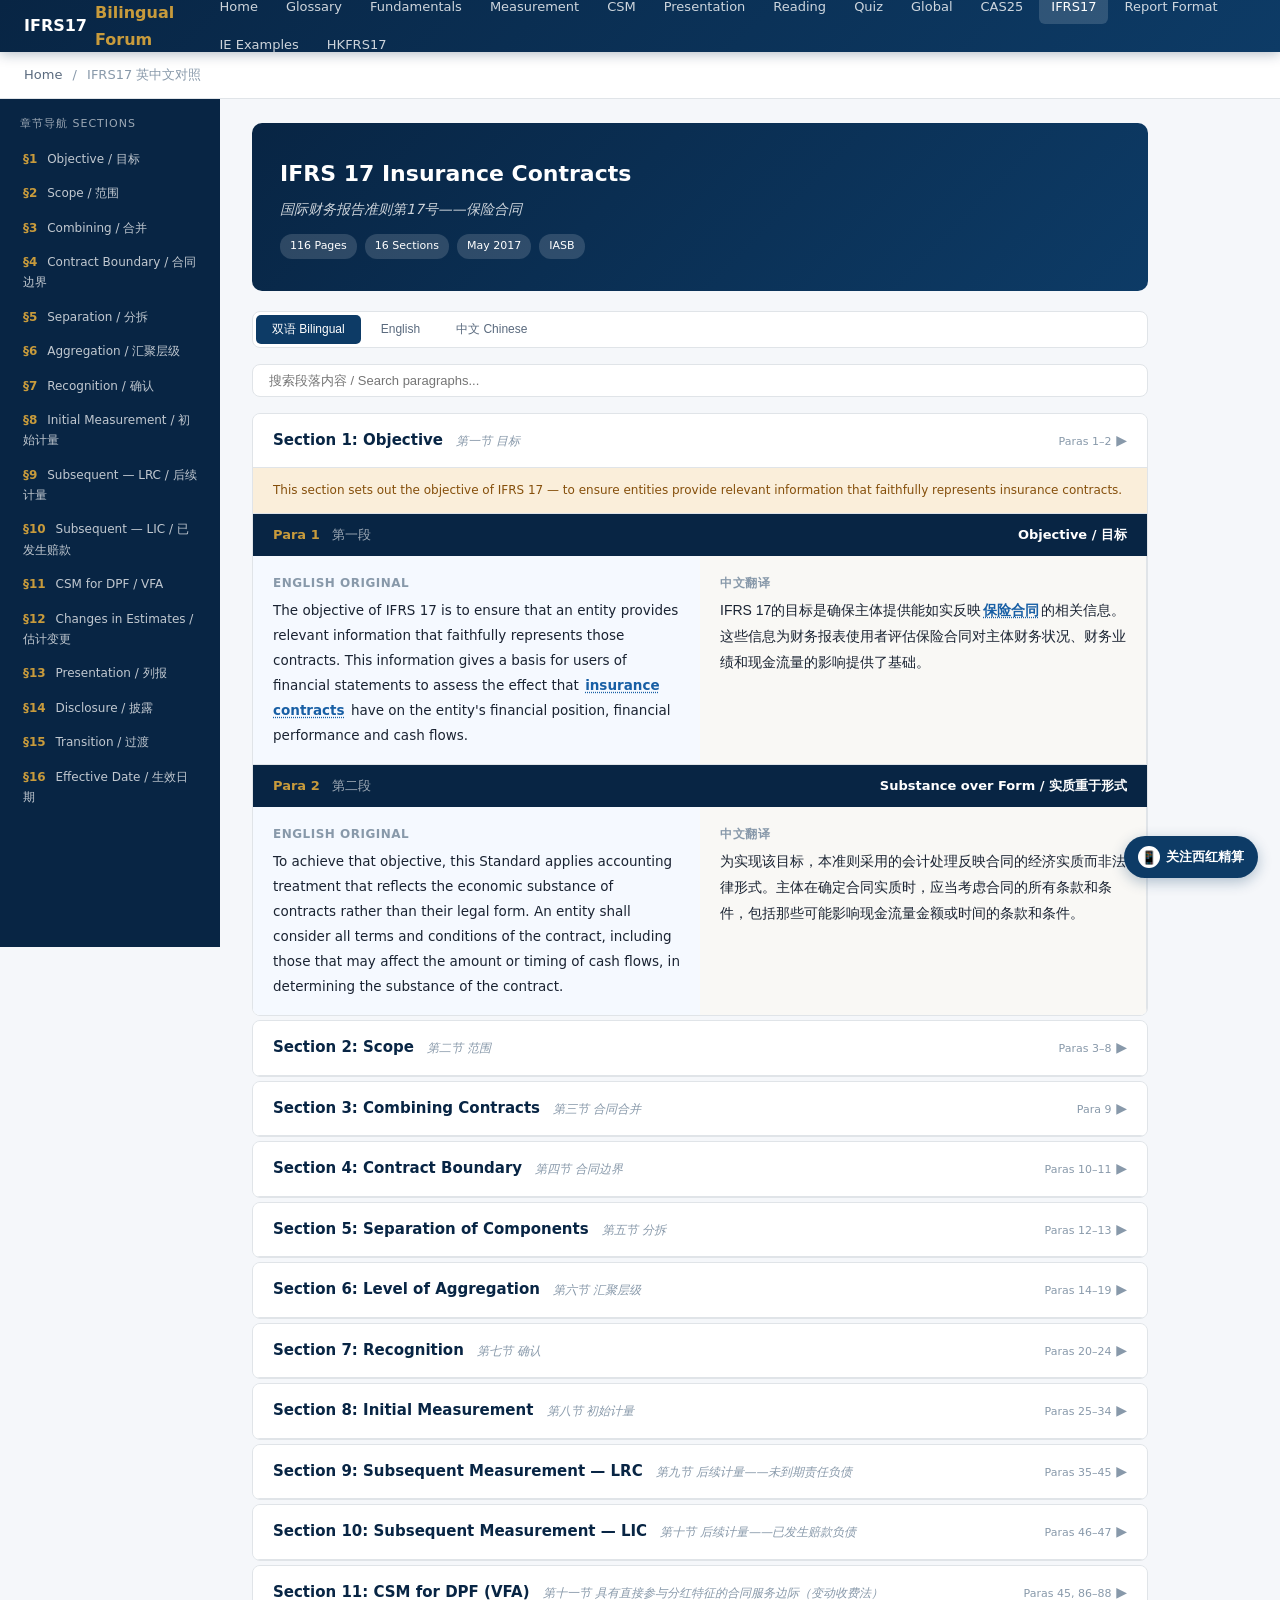
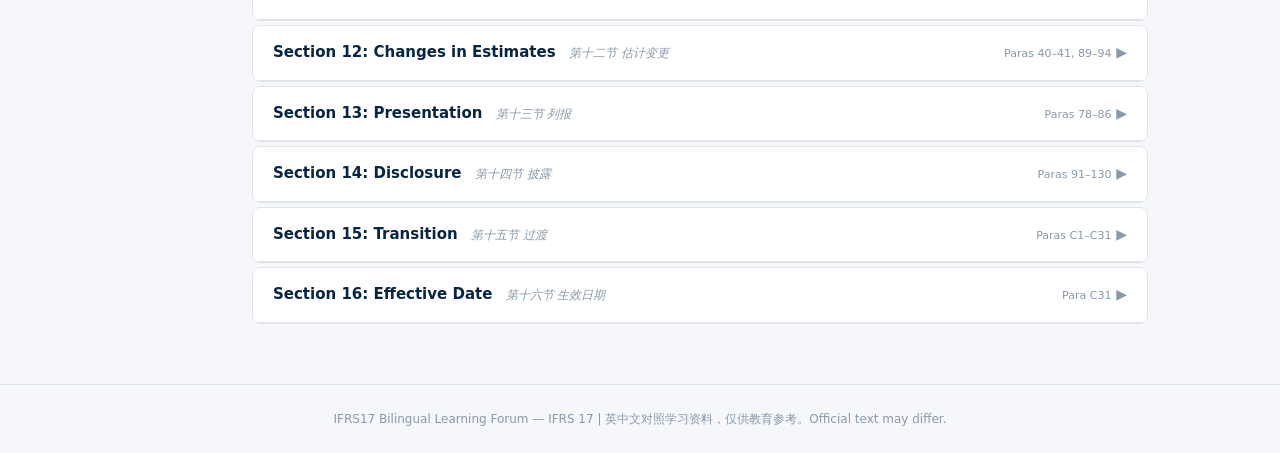
<file: 10-ifrs17-chinese.html>
<!DOCTYPE html>
<html lang="zh-CN">
<head>
<meta charset="UTF-8">
<meta name="viewport" content="width=device-width, initial-scale=1.0">
<title>IFRS 17 英中文对照 | Insurance Contracts</title>
<link rel="stylesheet" href="style.css">
</head>
<body class="lang-bi">

<nav class="top-nav">
  <div class="brand">IFRS17 <span>Bilingual Forum</span></div>
  <div class="nav-links">
    <a href="index.html">Home</a>
    <a href="01-glossary.html">Glossary</a>
    <a href="02-fundamentals.html">Fundamentals</a>
    <a href="03-measurement.html">Measurement</a>
    <a href="04-csm.html">CSM</a>
    <a href="05-presentation.html">Presentation</a>
    <a href="06-reading.html">Reading</a>
    <a href="07-quiz.html">Quiz</a>
    <a href="08-global.html">Global</a>
    <a href="09-cas25-english.html">CAS25</a>
    <a href="10-ifrs17-chinese.html" class="active">IFRS17</a>
    <a href="11-financial-statements.html">Report Format</a>
    <a href="12-illustrative-examples.html">IE Examples</a>
    <a href="13-hkfrs17.html">HKFRS17</a>
  </div>
</nav>

<div class="breadcrumb">
  <a href="index.html">Home</a> <span class="sep">/</span> IFRS17 英中文对照
</div>

<div class="std-progress" id="stdProgress"><div class="fill" id="stdProgressFill"></div></div>

<div class="std-page">

  <!-- Sidebar -->
  <aside class="std-sidebar" id="sidebar">
    <div class="sb-title">章节导航 Sections</div>
    <a href="#sec1" class="active"><span class="num">§1</span> Objective / 目标</a>
    <a href="#sec2"><span class="num">§2</span> Scope / 范围</a>
    <a href="#sec3"><span class="num">§3</span> Combining / 合并</a>
    <a href="#sec4"><span class="num">§4</span> Contract Boundary / 合同边界</a>
    <a href="#sec5"><span class="num">§5</span> Separation / 分拆</a>
    <a href="#sec6"><span class="num">§6</span> Aggregation / 汇聚层级</a>
    <a href="#sec7"><span class="num">§7</span> Recognition / 确认</a>
    <a href="#sec8"><span class="num">§8</span> Initial Measurement / 初始计量</a>
    <a href="#sec9"><span class="num">§9</span> Subsequent — LRC / 后续计量</a>
    <a href="#sec10"><span class="num">§10</span> Subsequent — LIC / 已发生赔款</a>
    <a href="#sec11"><span class="num">§11</span> CSM for DPF / VFA</a>
    <a href="#sec12"><span class="num">§12</span> Changes in Estimates / 估计变更</a>
    <a href="#sec13"><span class="num">§13</span> Presentation / 列报</a>
    <a href="#sec14"><span class="num">§14</span> Disclosure / 披露</a>
    <a href="#sec15"><span class="num">§15</span> Transition / 过渡</a>
    <a href="#sec16"><span class="num">§16</span> Effective Date / 生效日期</a>
  </aside>

  <!-- Main Content -->
  <main class="std-main" id="mainContent">

    <!-- Hero -->
    <div class="std-hero">
      <h1>IFRS 17 Insurance Contracts</h1>
      <div class="en-h1">国际财务报告准则第17号——保险合同</div>
      <div class="std-tags">
        <span class="std-tag">116 Pages</span>
        <span class="std-tag">16 Sections</span>
        <span class="std-tag">May 2017</span>
        <span class="std-tag">IASB</span>
      </div>
    </div>

    <!-- Language Toggle -->
    <div class="lang-toggle">
      <button data-lang="bi" class="active">双语 Bilingual</button>
      <button data-lang="en">English</button>
      <button data-lang="cn">中文 Chinese</button>
    </div>

    <!-- Search Bar -->
    <div class="std-search">
      <input type="text" id="searchInput" placeholder="搜索段落内容 / Search paragraphs...">
    </div>

    <!-- ==================== SECTION 1: OBJECTIVE ==================== -->
    <div class="chapter" id="sec1">
      <div class="chapter-head">
        <div>
          <span class="ch-title">Section 1: Objective <span class="en">第一节 目标</span></span>
        </div>
        <div>
          <span class="ch-meta">Paras 1–2</span>
          <span class="ch-arrow">&#9654;</span>
        </div>
      </div>
      <div class="chapter-intro">This section sets out the objective of IFRS 17 — to ensure entities provide relevant information that faithfully represents insurance contracts.</div>
      <div class="chapter-body open">

        <div class="article" id="para1">
          <div class="article-head">
            <span class="art-num">Para 1 <span class="en">第一段</span></span>
            <span>Objective / 目标</span>
          </div>
          <div class="article-body">
            <div class="art-col art-col-en">
              <div class="art-sub">English Original</div>
              <p>The objective of IFRS 17 is to ensure that an entity provides relevant information that faithfully represents those contracts. This information gives a basis for users of financial statements to assess the effect that <a href="01-glossary.html#insurance-contract" class="tl" data-tip="保险合同">insurance contracts</a> have on the entity's financial position, financial performance and cash flows.</p>
            </div>
            <div class="art-col art-col-cn">
              <div class="art-sub">中文翻译</div>
              <p>IFRS 17的目标是确保主体提供能如实反映<a href="01-glossary.html#insurance-contract" class="tl" data-tip="insurance contracts">保险合同</a>的相关信息。这些信息为财务报表使用者评估保险合同对主体财务状况、财务业绩和现金流量的影响提供了基础。</p>
            </div>
          </div>
        </div>

        <div class="article" id="para2">
          <div class="article-head">
            <span class="art-num">Para 2 <span class="en">第二段</span></span>
            <span>Substance over Form / 实质重于形式</span>
          </div>
          <div class="article-body">
            <div class="art-col art-col-en">
              <div class="art-sub">English Original</div>
              <p>To achieve that objective, this Standard applies accounting treatment that reflects the economic substance of contracts rather than their legal form. An entity shall consider all terms and conditions of the contract, including those that may affect the amount or timing of cash flows, in determining the substance of the contract.</p>
            </div>
            <div class="art-col art-col-cn">
              <div class="art-sub">中文翻译</div>
              <p>为实现该目标，本准则采用的会计处理反映合同的经济实质而非法律形式。主体在确定合同实质时，应当考虑合同的所有条款和条件，包括那些可能影响现金流量金额或时间的条款和条件。</p>
            </div>
          </div>
        </div>

      </div>
    </div>

    <!-- ==================== SECTION 2: SCOPE ==================== -->
    <div class="chapter" id="sec2">
      <div class="chapter-head">
        <div>
          <span class="ch-title">Section 2: Scope <span class="en">第二节 范围</span></span>
        </div>
        <div>
          <span class="ch-meta">Paras 3–8</span>
          <span class="ch-arrow">&#9654;</span>
        </div>
      </div>
      <div class="chapter-body">

        <div class="article" id="para3">
          <div class="article-head">
            <span class="art-num">Para 3 <span class="en">第三段</span></span>
            <span>Scope of Application / 适用范围</span>
          </div>
          <div class="article-body">
            <div class="art-col art-col-en">
              <div class="art-sub">English Original</div>
              <p>An entity shall apply IFRS 17 to:</p>
              <p>(a) <a href="01-glossary.html#insurance-contract" class="tl" data-tip="保险合同">insurance contracts</a>, including <a href="01-glossary.html#reinsurance-contract" class="tl" data-tip="再保险合同">reinsurance contracts</a>, it issues;</p>
              <p>(b) <a href="01-glossary.html#reinsurance-contract" class="tl" data-tip="再保险合同">reinsurance contracts</a> it holds; and</p>
              <p>(c) investment contracts with discretionary participation features it issues, provided the entity also issues insurance contracts.</p>
            </div>
            <div class="art-col art-col-cn">
              <div class="art-sub">中文翻译</div>
              <p>主体应当将IFRS 17适用于：</p>
              <p>(a)其签发的<a href="01-glossary.html#insurance-contract" class="tl" data-tip="insurance contracts">保险合同</a>（含<a href="01-glossary.html#reinsurance-contract" class="tl" data-tip="reinsurance contracts">再保险合同</a>）；</p>
              <p>(b)其持有的<a href="01-glossary.html#reinsurance-contract" class="tl" data-tip="reinsurance contracts">再保险合同</a>；以及</p>
              <p>(c)其签发的具有相机参与分红特征的投资合同，前提是主体同时签发保险合同。</p>
            </div>
          </div>
        </div>

        <div class="article" id="para4">
          <div class="article-head">
            <span class="art-num">Para 4 <span class="en">第四段</span></span>
            <span>References to Reinsurance and DPF / 再保险与DPF投资合同的引用</span>
          </div>
          <div class="article-body">
            <div class="art-col art-col-en">
              <div class="art-sub">English Original</div>
              <p>References in this Standard to insurance contracts issued and reinsurance contracts held shall also apply to investment contracts with discretionary participation features issued by an entity that also issues insurance contracts.</p>
            </div>
            <div class="art-col art-col-cn">
              <div class="art-sub">中文翻译</div>
              <p>本准则中关于签发的保险合同和持有的再保险合同的引用，同样适用于同时签发保险合同的主体的具有相机参与分红特征的投资合同。</p>
            </div>
          </div>
        </div>

        <div class="article" id="para7">
          <div class="article-head">
            <span class="art-num">Para 7 <span class="en">第七段</span></span>
            <span>Insurance Risk Definition / 保险风险定义</span>
          </div>
          <div class="article-body">
            <div class="art-col art-col-en">
              <div class="art-sub">English Original</div>
              <p>A contract is an insurance contract only if it transfers significant insurance risk. Insurance risk is risk other than financial risk, accepted from another party. Significant insurance risk is present if an insured event could cause the issuer to pay significant additional benefits in any scenario, excluding scenarios that have no commercial substance.</p>
            </div>
            <div class="art-col art-col-cn">
              <div class="art-sub">中文翻译</div>
              <p>仅当合同转移了重大保险风险时，该合同才是保险合同。保险风险是指从另一方承担的除金融风险以外的风险。如果保险事项在任何具有商业实质的情形下都可能导致签发人支付重大额外利益，则存在重大保险风险。</p>
            </div>
          </div>
        </div>

        <div class="article" id="para8">
          <div class="article-head">
            <span class="art-num">Para 8 <span class="en">第八段</span></span>
            <span>Exclusions / 排除事项</span>
          </div>
          <div class="article-body">
            <div class="art-col art-col-en">
              <div class="art-sub">English Original</div>
              <p>This Standard does not apply to:</p>
              <p>(a) warranties issued directly by a manufacturer, retailer or dealer;</p>
              <p>(b) employers' assets and liabilities from employee benefit plans;</p>
              <p>(c) contingent consideration in a business combination; and</p>
              <p>(d) direct insurance contracts that the entity holds (ie as a policyholder).</p>
            </div>
            <div class="art-col art-col-cn">
              <div class="art-sub">中文翻译</div>
              <p>本准则不适用于：</p>
              <p>(a)制造商、零售商或经销商直接签发的产品质保；</p>
              <p>(b)雇主因雇员福利计划形成的资产和负债；</p>
              <p>(c)企业合并中的或有对价；以及</p>
              <p>(d)主体直接持有（即作为保单持有人）的直接保险合同。</p>
            </div>
          </div>
        </div>

      </div>
    </div>

    <!-- ==================== SECTION 3: COMBINING CONTRACTS ==================== -->
    <div class="chapter" id="sec3">
      <div class="chapter-head">
        <div>
          <span class="ch-title">Section 3: Combining Contracts <span class="en">第三节 合同合并</span></span>
        </div>
        <div>
          <span class="ch-meta">Para 9</span>
          <span class="ch-arrow">&#9654;</span>
        </div>
      </div>
      <div class="chapter-body">

        <div class="article" id="para9">
          <div class="article-head">
            <span class="art-num">Para 9 <span class="en">第九段</span></span>
            <span>Combining Contracts / 合同合并</span>
          </div>
          <div class="article-body">
            <div class="art-col art-col-en">
              <div class="art-sub">English Original</div>
              <p>An entity shall combine a portfolio of <a href="01-glossary.html#insurance-contract" class="tl" data-tip="保险合同">insurance contracts</a> into a single contract for accounting purposes if the contracts are entered into at the same time with the same counterparty, and the contracts are such that the entity's rights and obligations under each contract are not separate from its rights and obligations under the other contracts in the portfolio.</p>
            </div>
            <div class="art-col art-col-cn">
              <div class="art-sub">中文翻译</div>
              <p>如果<a href="01-glossary.html#insurance-contract" class="tl" data-tip="insurance contracts">保险合同</a>组合中的合同是与同一对手方同时订立的，且主体在每个合同下的权利和义务不能与该组合中其他合同下的权利和义务相分离，则主体应当出于会计目的将该组合合并为一个单一合同。</p>
            </div>
          </div>
        </div>

      </div>
    </div>

    <!-- ==================== SECTION 4: CONTRACT BOUNDARY ==================== -->
    <div class="chapter" id="sec4">
      <div class="chapter-head">
        <div>
          <span class="ch-title">Section 4: Contract Boundary <span class="en">第四节 合同边界</span></span>
        </div>
        <div>
          <span class="ch-meta">Paras 10–11</span>
          <span class="ch-arrow">&#9654;</span>
        </div>
      </div>
      <div class="chapter-body">

        <div class="article" id="para10">
          <div class="article-head">
            <span class="art-num">Para 10 <span class="en">第十段</span></span>
            <span>Contract Boundary Principle / 合同边界原则</span>
          </div>
          <div class="article-body">
            <div class="art-col art-col-en">
              <div class="art-sub">English Original</div>
              <p>An entity shall assess whether cash flows are within the boundary of an insurance contract by considering the substantive rights and obligations of the entity and the policyholder at the reporting date.</p>
            </div>
            <div class="art-col art-col-cn">
              <div class="art-sub">中文翻译</div>
              <p>主体应当通过考虑报告日主体和保单持有人的实质性权利和义务来评估现金流量是否在保险合同边界之内。</p>
            </div>
          </div>
        </div>

        <div class="article" id="para11">
          <div class="article-head">
            <span class="art-num">Para 11 <span class="en">第十一段</span></span>
            <span>Inclusion of Future Cash Flows / 未来现金流量纳入</span>
          </div>
          <div class="article-body">
            <div class="art-col art-col-en">
              <div class="art-sub">English Original</div>
              <p>An entity shall include in the measurement of a group of <a href="01-glossary.html#insurance-contract" class="tl" data-tip="保险合同">insurance contracts</a> all the future cash flows within the boundary of each contract in the group. Future cash flows are within the contract boundary if:</p>
              <p>(a) the entity has a substantive obligation to provide coverage, resulting in cash flows; or</p>
              <p>(b) the entity has a practical ability to reassess the risks of the policyholder and set a price or level of benefits for that coverage.</p>
              <p>A substantive obligation exists when:</p>
              <p style="padding-left:20px;">(i) the entity is required to provide coverage (i.e. the policyholder has a substantive right to compel the entity to provide coverage); or</p>
              <p style="padding-left:20px;">(ii) the entity has a practical ability to reassess the risks and set a price.</p>
            </div>
            <div class="art-col art-col-cn">
              <div class="art-sub">中文翻译</div>
              <p>主体应当将每个合同边界内的所有未来现金流量纳入<a href="01-glossary.html#insurance-contract" class="tl" data-tip="insurance contracts">保险合同</a>组的计量。当满足以下条件时，未来现金流量在合同边界内：</p>
              <p>(a)主体有实质性义务提供保障，从而产生现金流量；或</p>
              <p>(b)主体有实际能力重新评估保单持有人的风险并为该保障设定价格或给付水平。</p>
              <p>实质性义务存在于下列情形：</p>
              <p style="padding-left:20px;">(i)主体被要求提供保障（即保单持有人有实质性权利强制主体提供保障）；或</p>
              <p style="padding-left:20px;">(ii)主体有实际能力重新评估风险并设定价格。</p>
            </div>
          </div>
        </div>

      </div>
    </div>

    <!-- ==================== SECTION 5: SEPARATION OF COMPONENTS ==================== -->
    <div class="chapter" id="sec5">
      <div class="chapter-head">
        <div>
          <span class="ch-title">Section 5: Separation of Components <span class="en">第五节 分拆</span></span>
        </div>
        <div>
          <span class="ch-meta">Paras 12–13</span>
          <span class="ch-arrow">&#9654;</span>
        </div>
      </div>
      <div class="chapter-body">

        <div class="article" id="para12">
          <div class="article-head">
            <span class="art-num">Para 12 <span class="en">第十二段</span></span>
            <span>Embedded Derivatives / 嵌入衍生工具</span>
          </div>
          <div class="article-body">
            <div class="art-col art-col-en">
              <div class="art-sub">English Original</div>
              <p>An entity shall separate an embedded derivative from a host <a href="01-glossary.html#insurance-contract" class="tl" data-tip="保险合同">insurance contract</a> and account for it as a derivative in accordance with IFRS 9 if, and only if, the embedded derivative's economic characteristics are not closely related to those of the host contract.</p>
            </div>
            <div class="art-col art-col-cn">
              <div class="art-sub">中文翻译</div>
              <p>当且仅当嵌入衍生工具的经济特征与主<a href="01-glossary.html#insurance-contract" class="tl" data-tip="insurance contract">保险合同</a>的经济特征不密切相关时，主体应当将嵌入衍生工具从主保险合同中分拆，并按照IFRS 9作为衍生工具进行会计处理。</p>
            </div>
          </div>
        </div>

        <div class="article" id="para13">
          <div class="article-head">
            <span class="art-num">Para 13 <span class="en">第十三段</span></span>
            <span>Investment Components and Goods/Services / 投资成分与商品服务</span>
          </div>
          <div class="article-body">
            <div class="art-col art-col-en">
              <div class="art-sub">English Original</div>
              <p>An entity shall separate from a host insurance contract any investment component if that component is not integral to the host contract. An entity shall separate promised goods or non-insurance services from a host insurance contract if the entity can sell those goods or services separately.</p>
            </div>
            <div class="art-col art-col-cn">
              <div class="art-sub">中文翻译</div>
              <p>如果投资成分与主合同不是不可分割的，主体应当将该投资成分从主保险合同中分拆。如果主体能够单独销售商品或非保险服务，主体应当将承诺的商品或非保险服务从主保险合同中分拆。</p>
            </div>
          </div>
        </div>

      </div>
    </div>

    <!-- ==================== SECTION 6: LEVEL OF AGGREGATION ==================== -->
    <div class="chapter" id="sec6">
      <div class="chapter-head">
        <div>
          <span class="ch-title">Section 6: Level of Aggregation <span class="en">第六节 汇聚层级</span></span>
        </div>
        <div>
          <span class="ch-meta">Paras 14–19</span>
          <span class="ch-arrow">&#9654;</span>
        </div>
      </div>
      <div class="chapter-body">

        <div class="article" id="para14">
          <div class="article-head">
            <span class="art-num">Para 14 <span class="en">第十四段</span></span>
            <span>Portfolios / 保险合同组合</span>
          </div>
          <div class="article-body">
            <div class="art-col art-col-en">
              <div class="art-sub">English Original</div>
              <p>An entity shall group contracts into portfolios comprising contracts subject to similar risks and managed together. Contracts are not subject to similar risks if they are subject to different types of risk, or if the terms of the contracts would result in significantly different profiles of cash flows.</p>
            </div>
            <div class="art-col art-col-cn">
              <div class="art-sub">中文翻译</div>
              <p>主体应当将合同分组为包含面临相似风险且一起管理的合同的组合。如果合同面临不同类型的风险，或者合同条款会导致显著不同的现金流量特征，则该等合同不面临相似风险。</p>
            </div>
          </div>
        </div>

        <div class="article" id="para15">
          <div class="article-head">
            <span class="art-num">Para 15 <span class="en">第十五段</span></span>
            <span>Profitability Groups / 盈利能力分组</span>
          </div>
          <div class="article-body">
            <div class="art-col art-col-en">
              <div class="art-sub">English Original</div>
              <p>An entity shall divide a portfolio of insurance contracts issued into a minimum of:</p>
              <p>(a) a group of contracts that are <a href="01-glossary.html#onerous-contract" class="tl" data-tip="亏损合同">onerous</a> at initial recognition;</p>
              <p>(b) a group that at initial recognition have no significant possibility of becoming onerous subsequently; and</p>
              <p>(c) a group of the remaining contracts in the portfolio.</p>
            </div>
            <div class="art-col art-col-cn">
              <div class="art-sub">中文翻译</div>
              <p>主体应当将签发的保险合同组合至少分为：</p>
              <p>(a)初始确认时<a href="01-glossary.html#onerous-contract" class="tl" data-tip="onerous">亏损</a>的合同组；</p>
              <p>(b)初始确认时没有显著可能随后变为亏损的合同组；以及</p>
              <p>(c)该组合中剩余的合同组。</p>
            </div>
          </div>
        </div>

        <div class="article" id="para16">
          <div class="article-head">
            <span class="art-num">Para 16 <span class="en">第十六段</span></span>
            <span>Annual Cohort Constraint / 年度批次限制</span>
          </div>
          <div class="article-body">
            <div class="art-col art-col-en">
              <div class="art-sub">English Original</div>
              <p>An entity shall not include contracts issued more than one year apart in the same group. This annual cohort requirement ensures that the profitability of contracts is not distorted by mixing contracts from different vintages.</p>
            </div>
            <div class="art-col art-col-cn">
              <div class="art-sub">中文翻译</div>
              <p>主体不得将发行间隔超过一年的合同纳入同一合同组。该年度批次要求确保合同的盈利能力不会因混合不同年份的合同而失真。</p>
            </div>
          </div>
        </div>

        <div class="article" id="para19">
          <div class="article-head">
            <span class="art-num">Para 19 <span class="en">第十九段</span></span>
            <span>Annual Cohorts / 年度批次</span>
          </div>
          <div class="article-body">
            <div class="art-col art-col-en">
              <div class="art-sub">English Original</div>
              <p>Each of the groups described in paragraph 15 shall comprise contracts issued in the same annual period (an annual cohort), unless an entity determines that grouping contracts issued over a longer period would result in groups that are not materially different.</p>
            </div>
            <div class="art-col art-col-cn">
              <div class="art-sub">中文翻译</div>
              <p>第十五段所述的每个合同组应当包含同一年度期间内发行的合同（一个年度批次），除非主体确定将更长期间内发行的合同分组不会导致重大不同的合同组。</p>
            </div>
          </div>
        </div>

      </div>
    </div>

    <!-- ==================== SECTION 7: RECOGNITION ==================== -->
    <div class="chapter" id="sec7">
      <div class="chapter-head">
        <div>
          <span class="ch-title">Section 7: Recognition <span class="en">第七节 确认</span></span>
        </div>
        <div>
          <span class="ch-meta">Paras 20–24</span>
          <span class="ch-arrow">&#9654;</span>
        </div>
      </div>
      <div class="chapter-body">

        <div class="article" id="para20">
          <div class="article-head">
            <span class="art-num">Para 20 <span class="en">第二十段</span></span>
            <span>Initial Recognition / 初始确认</span>
          </div>
          <div class="article-body">
            <div class="art-col art-col-en">
              <div class="art-sub">English Original</div>
              <p>An entity shall recognise a group of <a href="01-glossary.html#insurance-contract" class="tl" data-tip="保险合同">insurance contracts</a> it issues from the earliest of:</p>
              <p>(a) the beginning of the coverage period of the group of contracts, including any coverage relating to contracts in the group that have not yet commenced;</p>
              <p>(b) the date when the first payment from a policyholder in the group becomes due; and</p>
              <p>(c) for a group of onerous contracts, the date when the group becomes onerous.</p>
            </div>
            <div class="art-col art-col-cn">
              <div class="art-sub">中文翻译</div>
              <p>主体应当自以下最早日起确认其签发的<a href="01-glossary.html#insurance-contract" class="tl" data-tip="insurance contracts">保险合同</a>组：</p>
              <p>(a)该合同组的保障期开始日，包括该组中尚未开始的合同所涉及的保障；</p>
              <p>(b)该组中保单持有人首期付款到期日；以及</p>
              <p>(c)对于亏损合同组，该组变为亏损的日期。</p>
            </div>
          </div>
        </div>

        <div class="article" id="para22">
          <div class="article-head">
            <span class="art-num">Para 22 <span class="en">第二十二段</span></span>
            <span>Derecognition / 终止确认</span>
          </div>
          <div class="article-body">
            <div class="art-col art-col-en">
              <div class="art-sub">English Original</div>
              <p>An entity shall derecognise a group of insurance contracts at the earlier of:</p>
              <p>(a) the date when the rights and obligations in the group are extinguished (i.e. discharged, cancelled or expired); or</p>
              <p>(b) the date when the rights and obligations in the group are substantially modified such that the modified contract would be treated as a new contract.</p>
            </div>
            <div class="art-col art-col-cn">
              <div class="art-sub">中文翻译</div>
              <p>主体应当在以下较早的日期终止确认保险合同组：</p>
              <p>(a)该组中的权利和义务被消灭（即解除、取消或到期）的日期；或</p>
              <p>(b)该组中的权利和义务被重大修改，使得修改后的合同被视为新合同的日期。</p>
            </div>
          </div>
        </div>

        <div class="article" id="para24">
          <div class="article-head">
            <span class="art-num">Para 24 <span class="en">第二十四段</span></span>
            <span>Reinsurance Held Recognition / 持有再保险的确认</span>
          </div>
          <div class="article-body">
            <div class="art-col art-col-en">
              <div class="art-sub">English Original</div>
              <p>An entity shall recognise a group of <a href="01-glossary.html#reinsurance-contract" class="tl" data-tip="再保险合同">reinsurance contracts</a> held from the earlier of:</p>
              <p>(a) the beginning of the coverage period of the group of reinsurance contracts held; or</p>
              <p>(b) the date when the first payment to the issuer of the reinsurance contracts becomes due.</p>
            </div>
            <div class="art-col art-col-cn">
              <div class="art-sub">中文翻译</div>
              <p>主体应当自以下较早的日期确认持有的<a href="01-glossary.html#reinsurance-contract" class="tl" data-tip="reinsurance contracts">再保险合同</a>组：</p>
              <p>(a)该持有再保险合同组的保障期开始日；或</p>
              <p>(b)向再保险合同签发人支付首期款项到期日。</p>
            </div>
          </div>
        </div>

      </div>
    </div>

    <!-- ==================== SECTION 8: INITIAL MEASUREMENT ==================== -->
    <div class="chapter" id="sec8">
      <div class="chapter-head">
        <div>
          <span class="ch-title">Section 8: Initial Measurement <span class="en">第八节 初始计量</span></span>
        </div>
        <div>
          <span class="ch-meta">Paras 25–34</span>
          <span class="ch-arrow">&#9654;</span>
        </div>
      </div>
      <div class="chapter-body">

        <div class="article" id="para25">
          <div class="article-head">
            <span class="art-num">Para 25 <span class="en">第二十五段</span></span>
            <span>Initial Measurement / 初始计量</span>
          </div>
          <div class="article-body">
            <div class="art-col art-col-en">
              <div class="art-sub">English Original</div>
              <p>At initial recognition, an entity shall measure a group of <a href="01-glossary.html#insurance-contract" class="tl" data-tip="保险合同">insurance contracts</a> at the sum of:</p>
              <p>(a) the <a href="01-glossary.html#fulfilment-cash-flows" class="tl" data-tip="履约现金流量">fulfilment cash flows</a>, comprising:</p>
              <p style="padding-left:20px;">(i) estimates of future cash flows;</p>
              <p style="padding-left:20px;">(ii) the <a href="01-glossary.html#discount-rate" class="tl" data-tip="折现率">discount rate</a>; and</p>
              <p style="padding-left:20px;">(iii) the <a href="01-glossary.html#risk-adjustment" class="tl" data-tip="风险调整">risk adjustment</a> for non-financial risk; and</p>
              <p>(b) the <a href="01-glossary.html#csm" class="tl" data-tip="合同服务边际">contractual service margin</a>.</p>
            </div>
            <div class="art-col art-col-cn">
              <div class="art-sub">中文翻译</div>
              <p>初始确认时，主体应当按照下列各项之和对<a href="01-glossary.html#insurance-contract" class="tl" data-tip="insurance contracts">保险合同</a>组进行计量：</p>
              <p>(a)<a href="01-glossary.html#fulfilment-cash-flows" class="tl" data-tip="fulfilment cash flows">履约现金流量</a>，包括：</p>
              <p style="padding-left:20px;">(i) 未来现金流量的估计值；</p>
              <p style="padding-left:20px;">(ii)<a href="01-glossary.html#discount-rate" class="tl" data-tip="discount rate">折现率</a>；以及</p>
              <p style="padding-left:20px;">(iii) 非金融风险的<a href="01-glossary.html#risk-adjustment" class="tl" data-tip="risk adjustment">风险调整</a>；以及</p>
              <p>(b)<a href="01-glossary.html#csm" class="tl" data-tip="Contractual Service Margin">合同服务边际</a>。</p>
            </div>
          </div>
        </div>

        <div class="article" id="para26">
          <div class="article-head">
            <span class="art-num">Para 26 <span class="en">第二十六段</span></span>
            <span>Estimates of Future Cash Flows / 未来现金流量估计</span>
          </div>
          <div class="article-body">
            <div class="art-col art-col-en">
              <div class="art-sub">English Original</div>
              <p>Estimates of future cash flows shall incorporate all of the following, in an unbiased way:</p>
              <p>(a) all cash flows within the boundary of the contract;</p>
              <p>(b) a probability-weighted average of the full range of possible outcomes, reflecting both the amount and timing of cash flows; and</p>
              <p>(c) current estimates, updated at each reporting date.</p>
            </div>
            <div class="art-col art-col-cn">
              <div class="art-sub">中文翻译</div>
              <p>未来现金流量的估计值应当以不偏不倚的方式纳入以下各项：</p>
              <p>(a)合同边界内的所有现金流量；</p>
              <p>(b)所有可能结果的概率加权平均值，反映现金流量的金额和时间；以及</p>
              <p>(c)当前估计值，并在每个报告日更新。</p>
            </div>
          </div>
        </div>

        <div class="article" id="para27">
          <div class="article-head">
            <span class="art-num">Para 27 <span class="en">第二十七段</span></span>
            <span>Market Variables / 市场变量</span>
          </div>
          <div class="article-body">
            <div class="art-col art-col-en">
              <div class="art-sub">English Original</div>
              <p>Estimates of future cash flows shall be consistent with observable market prices for variables that are consistent with those market variables. The entity shall update those estimates at each reporting date to reflect current conditions.</p>
            </div>
            <div class="art-col art-col-cn">
              <div class="art-sub">中文翻译</div>
              <p>未来现金流量的估计值应当与可观察市场价格中涉及的变量保持一致。主体应当在每个报告日更新这些估计值以反映当前状况。</p>
            </div>
          </div>
        </div>

        <div class="article" id="para29">
          <div class="article-head">
            <span class="art-num">Para 29 <span class="en">第二十九段</span></span>
            <span>Risk Adjustment / 风险调整</span>
          </div>
          <div class="article-body">
            <div class="art-col art-col-en">
              <div class="art-sub">English Original</div>
              <p>The <a href="01-glossary.html#risk-adjustment" class="tl" data-tip="风险调整">risk adjustment</a> for non-financial risk represents the compensation the entity requires for bearing the uncertainty about the amount and timing of the cash flows that arises from non-financial risk. The risk adjustment shall:</p>
              <p>(a) reflect all non-financial risk associated with the group of contracts;</p>
              <p>(b) be determined in a way that is consistent with the amount the entity would require as compensation for bearing that risk.</p>
            </div>
            <div class="art-col art-col-cn">
              <div class="art-sub">中文翻译</div>
              <p>非金融风险的<a href="01-glossary.html#risk-adjustment" class="tl" data-tip="risk adjustment">风险调整</a>代表主体因承担非金融风险导致的现金流量金额和时间不确定性所要求的补偿。风险调整应当：</p>
              <p>(a)反映与该合同组相关的所有非金融风险；</p>
              <p>(b)以与主体为承担该风险所要求的补偿金额一致的方式确定。</p>
            </div>
          </div>
        </div>

        <div class="article" id="para30">
          <div class="article-head">
            <span class="art-num">Para 30 <span class="en">第三十段</span></span>
            <span>Discount Rate / 折现率</span>
          </div>
          <div class="article-body">
            <div class="art-col art-col-en">
              <div class="art-sub">English Original</div>
              <p>The <a href="01-glossary.html#discount-rate" class="tl" data-tip="折现率">discount rate</a> shall:</p>
              <p>(a) reflect the time value of money, the characteristics of the cash flows and the liquidity characteristics of the insurance contracts;</p>
              <p>(b) be consistent with observable current market prices for instruments with cash flows whose currency, timing and risk profile are consistent with those of the insurance contracts; and</p>
              <p>(c) not be adjusted to reflect the credit risk of the entity or the credit risk of any related assets held.</p>
            </div>
            <div class="art-col art-col-cn">
              <div class="art-sub">中文翻译</div>
              <p><a href="01-glossary.html#discount-rate" class="tl" data-tip="discount rate">折现率</a>应当：</p>
              <p>(a)反映货币时间价值、现金流量特征以及保险合同的流动性特征；</p>
              <p>(b)与现金流量币种、时间和风险特征与保险合同一致的工具的可观察当前市场价格保持一致；以及</p>
              <p>(c)不因反映主体信用风险或持有的任何相关资产的信用风险而进行调整。</p>
            </div>
          </div>
        </div>

        <div class="article" id="para31">
          <div class="article-head">
            <span class="art-num">Para 31 <span class="en">第三十一段</span></span>
            <span>Locked-in Discount Rate for CSM / CSM锁定折现率</span>
          </div>
          <div class="article-body">
            <div class="art-col art-col-en">
              <div class="art-sub">English Original</div>
              <p>For the purpose of accreting interest on the <a href="01-glossary.html#csm" class="tl" data-tip="合同服务边际">contractual service margin</a>, an entity shall use the discount rate determined at initial recognition (the locked-in discount rate). For contracts with direct participation features, the entity shall use the current discount rate for the purposes of determining changes in the entity's share of the fair value of underlying items.</p>
            </div>
            <div class="art-col art-col-cn">
              <div class="art-sub">中文翻译</div>
              <p>为对<a href="01-glossary.html#csm" class="tl" data-tip="Contractual Service Margin">合同服务边际</a>计息的目的，主体应当使用初始确认时确定的折现率（锁定折现率）。对于具有直接参与分红特征的合同，主体应当使用当前折现率来确定主体享有的基础项目公允价值份额的变动。</p>
            </div>
          </div>
        </div>

        <div class="article" id="para32">
          <div class="article-head">
            <span class="art-num">Para 32 <span class="en">第三十二段</span></span>
            <span>CSM Definition / 合同服务边际定义</span>
          </div>
          <div class="article-body">
            <div class="art-col art-col-en">
              <div class="art-sub">English Original</div>
              <p>The <a href="01-glossary.html#csm" class="tl" data-tip="合同服务边际">contractual service margin</a> represents the unearned profit the entity will recognise as it provides services in the future. An entity shall not recognise a contractual service margin that is a net cost. Instead, the entity shall recognise that net cost as a loss in profit or loss at initial recognition.</p>
            </div>
            <div class="art-col art-col-cn">
              <div class="art-sub">中文翻译</div>
              <p><a href="01-glossary.html#csm" class="tl" data-tip="Contractual Service Margin">合同服务边际</a>代表主体在未来提供服务时将确认的未实现利润。主体不得确认代表净成本的合同服务边际。相反，主体应当在初始确认时将该净成本确认为损失并计入当期损益。</p>
            </div>
          </div>
        </div>

        <div class="article" id="para33">
          <div class="article-head">
            <span class="art-num">Para 33 <span class="en">第三十三段</span></span>
            <span>Day-1 Loss / 首日损失</span>
          </div>
          <div class="article-body">
            <div class="art-col art-col-en">
              <div class="art-sub">English Original</div>
              <p>If at initial recognition the sum of the <a href="01-glossary.html#fulfilment-cash-flows" class="tl" data-tip="履约现金流量">fulfilment cash flows</a> for a group is a net outflow, the entity shall recognise the excess as a loss in profit or loss. This loss represents a day-1 loss, arising when the estimated future cash outflows exceed the estimated future cash inflows at initial recognition.</p>
            </div>
            <div class="art-col art-col-cn">
              <div class="art-sub">中文翻译</div>
              <p>如果在初始确认时合同组的<a href="01-glossary.html#fulfilment-cash-flows" class="tl" data-tip="fulfilment cash flows">履约现金流量</a>之和为净流出，主体应当将超过部分确认为损失并计入当期损益。该损失代表首日损失，发生于初始确认时估计的未来现金流出超过估计的未来现金流入的情形。</p>
            </div>
          </div>
        </div>

        <div class="article" id="para34">
          <div class="article-head">
            <span class="art-num">Para 34 <span class="en">第三十四段</span></span>
            <span>Acquisition Cash Flows / 保险获取现金流量</span>
          </div>
          <div class="article-body">
            <div class="art-col art-col-en">
              <div class="art-sub">English Original</div>
              <p>An entity shall include in the <a href="01-glossary.html#fulfilment-cash-flows" class="tl" data-tip="履约现金流量">fulfilment cash flows</a> the <a href="01-glossary.html#acquisition-cash-flows" class="tl" data-tip="保险获取现金流量">acquisition cash flows</a> arising from the initial recognition of the group of contracts. <a href="01-glossary.html#acquisition-cash-flows" class="tl" data-tip="保险获取现金流量">Acquisition cash flows</a> are cash flows paid to or received from parties to the contract (or to parties that have a close relationship with the contract) that vary with the number or characteristics of the contracts.</p>
            </div>
            <div class="art-col art-col-cn">
              <div class="art-sub">中文翻译</div>
              <p>主体应当将合同组初始确认时产生的<a href="01-glossary.html#acquisition-cash-flows" class="tl" data-tip="acquisition cash flows">保险获取现金流量</a>纳入<a href="01-glossary.html#fulfilment-cash-flows" class="tl" data-tip="fulfilment cash flows">履约现金流量</a>。<a href="01-glossary.html#acquisition-cash-flows" class="tl" data-tip="acquisition cash flows">保险获取现金流量</a>是支付给或从合同对手方（或与合同有密切关系的对手方）收到并随合同数量或特征而变化的现金流量。</p>
            </div>
          </div>
        </div>

      </div>
    </div>

    <!-- ==================== SECTION 9: SUBSEQUENT MEASUREMENT — LRC ==================== -->
    <div class="chapter" id="sec9">
      <div class="chapter-head">
        <div>
          <span class="ch-title">Section 9: Subsequent Measurement — LRC <span class="en">第九节 后续计量——未到期责任负债</span></span>
        </div>
        <div>
          <span class="ch-meta">Paras 35–45</span>
          <span class="ch-arrow">&#9654;</span>
        </div>
      </div>
      <div class="chapter-body">

        <div class="article" id="para35">
          <div class="article-head">
            <span class="art-num">Para 35 <span class="en">第三十五段</span></span>
            <span>Insurance Contract Liability / 保险合同负债</span>
          </div>
          <div class="article-body">
            <div class="art-col art-col-en">
              <div class="art-sub">English Original</div>
              <p>An entity shall measure a group of <a href="01-glossary.html#insurance-contract" class="tl" data-tip="保险合同">insurance contracts</a> at each reporting date as the sum of:</p>
              <p>(a) the <a href="01-glossary.html#liability-for-remaining-coverage" class="tl" data-tip="未到期责任负债">liability for remaining coverage</a> (excluding any loss component), comprising:</p>
              <p style="padding-left:20px;">(i) the <a href="01-glossary.html#fulfilment-cash-flows" class="tl" data-tip="履约现金流量">fulfilment cash flows</a> allocated to the remaining coverage; and</p>
              <p style="padding-left:20px;">(ii) the <a href="01-glossary.html#csm" class="tl" data-tip="合同服务边际">contractual service margin</a>; and</p>
              <p>(b) the <a href="01-glossary.html#liability-for-incurred-claims" class="tl" data-tip="已发生赔款负债">liability for incurred claims</a>.</p>
            </div>
            <div class="art-col art-col-cn">
              <div class="art-sub">中文翻译</div>
              <p>主体应当在每个报告日将<a href="01-glossary.html#insurance-contract" class="tl" data-tip="insurance contracts">保险合同</a>组计量为以下各项之和：</p>
              <p>(a)<a href="01-glossary.html#liability-for-remaining-coverage" class="tl" data-tip="liability for remaining coverage">未到期责任负债</a>（不含亏损成分），包括：</p>
              <p style="padding-left:20px;">(i) 分配至剩余保障的<a href="01-glossary.html#fulfilment-cash-flows" class="tl" data-tip="fulfilment cash flows">履约现金流量</a>；以及</p>
              <p style="padding-left:20px;">(ii)<a href="01-glossary.html#csm" class="tl" data-tip="Contractual Service Margin">合同服务边际</a>；以及</p>
              <p>(b)<a href="01-glossary.html#liability-for-incurred-claims" class="tl" data-tip="liability for incurred claims">已发生赔款负债</a>。</p>
            </div>
          </div>
        </div>

        <div class="article" id="para38">
          <div class="article-head">
            <span class="art-num">Para 38 <span class="en">第三十八段</span></span>
            <span>CSM Roll-Forward (Non-DPF) / 合同服务边际滚动（非DPF）</span>
          </div>
          <div class="article-body">
            <div class="art-col art-col-en">
              <div class="art-sub">English Original</div>
              <p>For groups without <a href="01-glossary.html#direct-participation-features" class="tl" data-tip="直接参与分红特征">direct participation features</a>, the <a href="01-glossary.html#csm" class="tl" data-tip="合同服务边际">contractual service margin</a> shall be adjusted at each reporting date for:</p>
              <p>(a) new contracts added to the group;</p>
              <p>(b) interest accreted on the contractual service margin using the locked-in <a href="01-glossary.html#discount-rate" class="tl" data-tip="折现率">discount rate</a>;</p>
              <p>(c) changes in <a href="01-glossary.html#fulfilment-cash-flows" class="tl" data-tip="履约现金流量">fulfilment cash flows</a> relating to future service;</p>
              <p>(d) the effect of foreign exchange differences; and</p>
              <p>(e) amounts amortised based on <a href="01-glossary.html#coverage-unit" class="tl" data-tip="保障责任单元">coverage units</a> as services are provided.</p>
            </div>
            <div class="art-col art-col-cn">
              <div class="art-sub">中文翻译</div>
              <p>对于不具有<a href="01-glossary.html#direct-participation-features" class="tl" data-tip="direct participation features">直接参与分红特征</a>的合同组，<a href="01-glossary.html#csm" class="tl" data-tip="Contractual Service Margin">合同服务边际</a>应当在每个报告日按以下各项进行调整：</p>
              <p>(a)加入该组的新合同；</p>
              <p>(b)使用锁定<a href="01-glossary.html#discount-rate" class="tl" data-tip="discount rate">折现率</a>对合同服务边际计提的利息；</p>
              <p>(c)与未来服务相关的<a href="01-glossary.html#fulfilment-cash-flows" class="tl" data-tip="fulfilment cash flows">履约现金流量</a>变动；</p>
              <p>(d)外汇汇兑差异的影响；以及</p>
              <p>(e)按照<a href="01-glossary.html#coverage-unit" class="tl" data-tip="coverage units">保障责任单元</a>在提供服务时摊销的金额。</p>
            </div>
          </div>
        </div>

        <div class="article" id="para39">
          <div class="article-head">
            <span class="art-num">Para 39 <span class="en">第三十九段</span></span>
            <span>Onerous Contracts — Loss Component / 亏损合同——亏损成分</span>
          </div>
          <div class="article-body">
            <div class="art-col art-col-en">
              <div class="art-sub">English Original</div>
              <p>If a group of contracts is <a href="01-glossary.html#onerous-contract" class="tl" data-tip="亏损合同">onerous</a> at initial recognition, or becomes onerous subsequently, an entity shall determine a loss component for the group. The loss component is measured at the amount of the excess of the fulfilment cash flows over the contractual service margin (zero if there is no CSM). Changes in the loss component shall be recognised in profit or loss.</p>
            </div>
            <div class="art-col art-col-cn">
              <div class="art-sub">中文翻译</div>
              <p>如果合同组初始确认时<a href="01-glossary.html#onerous-contract" class="tl" data-tip="onerous">亏损</a>，或随后变为亏损，主体应当为该组确定亏损成分。亏损成分按照履约现金流量超过合同服务边际（若无CSM则为零）的金额计量。亏损成分的变动应当计入当期损益。</p>
            </div>
          </div>
        </div>

        <div class="article" id="para40">
          <div class="article-head">
            <span class="art-num">Para 40 <span class="en">第四十段</span></span>
            <span>Coverage Units / 保障责任单元</span>
          </div>
          <div class="article-body">
            <div class="art-col art-col-en">
              <div class="art-sub">English Original</div>
              <p>To determine the amount of the <a href="01-glossary.html#csm" class="tl" data-tip="合同服务边际">contractual service margin</a> to recognise in profit or loss for a period, an entity shall determine the <a href="01-glossary.html#coverage-unit" class="tl" data-tip="保障责任单元">quantity of coverage</a> provided by a group of <a href="01-glossary.html#insurance-contract" class="tl" data-tip="保险合同">insurance contracts</a>. The quantity of coverage shall be determined by considering, for each policy, the amount of coverage and the period of coverage.</p>
            </div>
            <div class="art-col art-col-cn">
              <div class="art-sub">中文翻译</div>
              <p>为确定当期应确认计入损益的<a href="01-glossary.html#csm" class="tl" data-tip="Contractual Service Margin">合同服务边际</a>金额，主体应当确定<a href="01-glossary.html#insurance-contract" class="tl" data-tip="insurance contracts">保险合同</a>组提供的<a href="01-glossary.html#coverage-unit" class="tl" data-tip="coverage units">保障责任单元</a>数量。保障责任单元数量应当通过考虑每份保单的保障金额和保障期间来确定。</p>
            </div>
          </div>
        </div>

        <div class="article" id="para41">
          <div class="article-head">
            <span class="art-num">Para 41 <span class="en">第四十一段</span></span>
            <span>CSM Amortization / 合同服务边际摊销</span>
          </div>
          <div class="article-body">
            <div class="art-col art-col-en">
              <div class="art-sub">English Original</div>
              <p>An entity shall recognise in profit or loss the amount of the <a href="01-glossary.html#csm" class="tl" data-tip="合同服务边际">contractual service margin</a> in a group of insurance contracts in each period to reflect the services provided under the contracts in that period, determined by reference to the <a href="01-glossary.html#coverage-unit" class="tl" data-tip="保障责任单元">coverage units</a> of the group.</p>
            </div>
            <div class="art-col art-col-cn">
              <div class="art-sub">中文翻译</div>
              <p>主体应当在每个期间将保险合同组的<a href="01-glossary.html#csm" class="tl" data-tip="Contractual Service Margin">合同服务边际</a>金额确认计入当期损益，以反映该期间合同下提供的服务，金额参照该组的<a href="01-glossary.html#coverage-unit" class="tl" data-tip="coverage units">保障责任单元</a>确定。</p>
            </div>
          </div>
        </div>

      </div>
    </div>

    <!-- ==================== SECTION 10: SUBSEQUENT MEASUREMENT — LIC ==================== -->
    <div class="chapter" id="sec10">
      <div class="chapter-head">
        <div>
          <span class="ch-title">Section 10: Subsequent Measurement — LIC <span class="en">第十节 后续计量——已发生赔款负债</span></span>
        </div>
        <div>
          <span class="ch-meta">Paras 46–47</span>
          <span class="ch-arrow">&#9654;</span>
        </div>
      </div>
      <div class="chapter-body">

        <div class="article" id="para46">
          <div class="article-head">
            <span class="art-num">Para 46 <span class="en">第四十六段</span></span>
            <span>Liability for Incurred Claims / 已发生赔款负债</span>
          </div>
          <div class="article-body">
            <div class="art-col art-col-en">
              <div class="art-sub">English Original</div>
              <p>The <a href="01-glossary.html#liability-for-incurred-claims" class="tl" data-tip="已发生赔款负债">liability for incurred claims</a> comprises the part of the insurance contract liability that relates to expired coverage. The LIC represents the entity's obligation to pay claims that have already been incurred, including claims that have been reported and those that have been incurred but not yet reported (IBNR).</p>
            </div>
            <div class="art-col art-col-cn">
              <div class="art-sub">中文翻译</div>
              <p><a href="01-glossary.html#liability-for-incurred-claims" class="tl" data-tip="liability for incurred claims">已发生赔款负债</a>包括保险合同负债中与已到期保障相关的部分。已发生赔款负债代表主体对已发生赔款的支付义务，包括已报告赔款和已发生未报告赔款（IBNR）。</p>
            </div>
          </div>
        </div>

        <div class="article" id="para47">
          <div class="article-head">
            <span class="art-num">Para 47 <span class="en">第四十七段</span></span>
            <span>Subsequent Changes to LIC / 已发生赔款负债的后续变动</span>
          </div>
          <div class="article-body">
            <div class="art-col art-col-en">
              <div class="art-sub">English Original</div>
              <p>An entity shall measure the <a href="01-glossary.html#liability-for-incurred-claims" class="tl" data-tip="已发生赔款负债">liability for incurred claims</a> at the <a href="01-glossary.html#fulfilment-cash-flows" class="tl" data-tip="履约现金流量">fulfilment cash flows</a> allocated to the expired coverage at the reporting date. Changes in the liability for incurred claims shall be recognised as <a href="01-glossary.html#insurance-service-expense" class="tl" data-tip="保险服务费用">insurance service expenses</a> or insurance finance income and expenses, as appropriate.</p>
            </div>
            <div class="art-col art-col-cn">
              <div class="art-sub">中文翻译</div>
              <p>主体应当按照报告日分配至已到期保障的<a href="01-glossary.html#fulfilment-cash-flows" class="tl" data-tip="fulfilment cash flows">履约现金流量</a>计量<a href="01-glossary.html#liability-for-incurred-claims" class="tl" data-tip="liability for incurred claims">已发生赔款负债</a>。已发生赔款负债的变动应当根据情况确认为<a href="01-glossary.html#insurance-service-expense" class="tl" data-tip="insurance service expenses">保险服务费用</a>或保险金融损益。</p>
            </div>
          </div>
        </div>

      </div>
    </div>

    <!-- ==================== SECTION 11: CSM FOR DPF (VFA) ==================== -->
    <div class="chapter" id="sec11">
      <div class="chapter-head">
        <div>
          <span class="ch-title">Section 11: CSM for DPF (VFA) <span class="en">第十一节 具有直接参与分红特征的合同服务边际（变动收费法）</span></span>
        </div>
        <div>
          <span class="ch-meta">Paras 45, 86–88</span>
          <span class="ch-arrow">&#9654;</span>
        </div>
      </div>
      <div class="chapter-body">

        <div class="article" id="para45">
          <div class="article-head">
            <span class="art-num">Para 45 <span class="en">第四十五段</span></span>
            <span>Variable Fee Approach / 变动收费法</span>
          </div>
          <div class="article-body">
            <div class="art-col art-col-en">
              <div class="art-sub">English Original</div>
              <p>An entity shall apply the <a href="01-glossary.html#vfa" class="tl" data-tip="变动收费法">variable fee approach</a> to a group of <a href="01-glossary.html#insurance-contract" class="tl" data-tip="保险合同">insurance contracts</a> with <a href="01-glossary.html#direct-participation-features" class="tl" data-tip="直接参与分红特征">direct participation features</a> if, at initial recognition:</p>
              <p>(a) the contractual terms specify that the policyholder participates in a share of a clearly identified pool of <a href="01-glossary.html#underlying-items" class="tl" data-tip="基础项目">underlying items</a>;</p>
              <p>(b) the entity expects to pay to the policyholder an amount equal to a substantial share of the fair value returns on the underlying items; and</p>
              <p>(c) a substantial proportion of any change in the amounts to be paid to the policyholder is expected to vary with the change in fair value of the underlying items.</p>
            </div>
            <div class="art-col art-col-cn">
              <div class="art-sub">中文翻译</div>
              <p>主体应当对具有<a href="01-glossary.html#direct-participation-features" class="tl" data-tip="direct participation features">直接参与分红特征</a>的<a href="01-glossary.html#insurance-contract" class="tl" data-tip="insurance contracts">保险合同</a>组适用<a href="01-glossary.html#vfa" class="tl" data-tip="variable fee approach">变动收费法</a>，如果初始确认时满足以下条件：</p>
              <p>(a)合同条款规定保单持有人参与清晰可辨认的<a href="01-glossary.html#underlying-items" class="tl" data-tip="underlying items">基础项目</a>池的份额；</p>
              <p>(b)主体预期向保单持有人支付的金额等于基础项目公允价值回报的重大份额；以及</p>
              <p>(c)预期向保单持有人支付金额的任何变动中，重大比例随基础项目公允价值的变动而变动。</p>
            </div>
          </div>
        </div>

        <div class="article" id="para87">
          <div class="article-head">
            <span class="art-num">Para 87 <span class="en">第八十七段</span></span>
            <span>Changes in Entity's Share / 主体份额变动</span>
          </div>
          <div class="article-body">
            <div class="art-col art-col-en">
              <div class="art-sub">English Original</div>
              <p>Under the <a href="01-glossary.html#vfa" class="tl" data-tip="变动收费法">variable fee approach</a>, changes in the entity's share of the fair value of <a href="01-glossary.html#underlying-items" class="tl" data-tip="基础项目">underlying items</a> shall adjust the <a href="01-glossary.html#csm" class="tl" data-tip="合同服务边际">contractual service margin</a>. The entity's share is the fair value of underlying items less the fulfilment cash flows that do not vary with the underlying items.</p>
            </div>
            <div class="art-col art-col-cn">
              <div class="art-sub">中文翻译</div>
              <p>在<a href="01-glossary.html#vfa" class="tl" data-tip="variable fee approach">变动收费法</a>下，主体享有的<a href="01-glossary.html#underlying-items" class="tl" data-tip="underlying items">基础项目</a>公允价值份额的变动应当调整<a href="01-glossary.html#csm" class="tl" data-tip="Contractual Service Margin">合同服务边际</a>。主体份额是指基础项目公允价值减去不随基础项目变动的履约现金流量后的金额。</p>
            </div>
          </div>
        </div>

        <div class="article" id="para88">
          <div class="article-head">
            <span class="art-num">Para 88 <span class="en">第八十八段</span></span>
            <span>Risk Management Mitigation / 风险管理缓释</span>
          </div>
          <div class="article-body">
            <div class="art-col art-col-en">
              <div class="art-sub">English Original</div>
              <p>An entity may, for groups of contracts with <a href="01-glossary.html#direct-participation-features" class="tl" data-tip="直接参与分红特征">direct participation features</a>, include in the <a href="01-glossary.html#csm" class="tl" data-tip="合同服务边际">contractual service margin</a> changes in the entity's share of the fair value of <a href="01-glossary.html#underlying-items" class="tl" data-tip="基础项目">underlying items</a> that relate to risk mitigation by derivatives, or reinsurance contracts held, used to manage financial risk.</p>
            </div>
            <div class="art-col art-col-cn">
              <div class="art-sub">中文翻译</div>
              <p>对于具有<a href="01-glossary.html#direct-participation-features" class="tl" data-tip="direct participation features">直接参与分红特征</a>的合同组，主体可以将与衍生工具或持有的再保险合同缓释金融风险相关的主体享有的<a href="01-glossary.html#underlying-items" class="tl" data-tip="underlying items">基础项目</a>公允价值份额变动纳入<a href="01-glossary.html#csm" class="tl" data-tip="Contractual Service Margin">合同服务边际</a>。</p>
            </div>
          </div>
        </div>

      </div>
    </div>

    <!-- ==================== SECTION 12: Changes in Estimates ==================== -->
    <div class="chapter" id="sec12">
      <div class="chapter-head">
        <div>
          <span class="ch-title">Section 12: Changes in Estimates <span class="en">第十二节 估计变更</span></span>
        </div>
        <div>
          <span class="ch-meta">Paras 40–41, 89–94</span>
          <span class="ch-arrow">&#9654;</span>
        </div>
      </div>
      <div class="chapter-body">

        <div class="article" id="para89">
          <div class="article-head">
            <span class="art-num">Para 89 <span class="en">第八十九段</span></span>
            <span>Changes in FCF Related to Future Service / 与未来服务相关的履约现金流量变动</span>
          </div>
          <div class="article-body">
            <div class="art-col art-col-en">
              <div class="art-sub">English Original</div>
              <p>Changes in the <a href="01-glossary.html#fulfilment-cash-flows" class="tl" data-tip="履约现金流量">fulfilment cash flows</a> relating to future service shall be absorbed by the <a href="01-glossary.html#csm" class="tl" data-tip="合同服务边际">contractual service margin</a>, and therefore not recognised in profit or loss at the time of the change. Instead, these changes are recognised in profit or loss over the remaining coverage period as the CSM is amortised.</p>
            </div>
            <div class="art-col art-col-cn">
              <div class="art-sub">中文翻译</div>
              <p>与未来服务相关的<a href="01-glossary.html#fulfilment-cash-flows" class="tl" data-tip="fulfilment cash flows">履约现金流量</a>变动应当由<a href="01-glossary.html#csm" class="tl" data-tip="Contractual Service Margin">合同服务边际</a>吸收，因此在变动时不计入当期损益。这些变动将在剩余保障期间随着合同服务边际的摊销而计入损益。</p>
            </div>
          </div>
        </div>

        <div class="article" id="para90">
          <div class="article-head">
            <span class="art-num">Para 90 <span class="en">第九十段</span></span>
            <span>Financial Risk Changes / 金融风险变动</span>
          </div>
          <div class="article-body">
            <div class="art-col art-col-en">
              <div class="art-sub">English Original</div>
              <p>Changes in the <a href="01-glossary.html#fulfilment-cash-flows" class="tl" data-tip="履约现金流量">fulfilment cash flows</a> relating to financial risk are NOT absorbed by the <a href="01-glossary.html#csm" class="tl" data-tip="合同服务边际">contractual service margin</a> (except for groups of contracts with <a href="01-glossary.html#direct-participation-features" class="tl" data-tip="直接参与分红特征">direct participation features</a> under the <a href="01-glossary.html#vfa" class="tl" data-tip="变动收费法">variable fee approach</a>). Such changes shall be recognised in profit or loss or other comprehensive income as insurance finance income and expenses.</p>
            </div>
            <div class="art-col art-col-cn">
              <div class="art-sub">中文翻译</div>
              <p>与金融风险相关的<a href="01-glossary.html#fulfilment-cash-flows" class="tl" data-tip="fulfilment cash flows">履约现金流量</a>变动不由<a href="01-glossary.html#csm" class="tl" data-tip="Contractual Service Margin">合同服务边际</a>吸收（在<a href="01-glossary.html#vfa" class="tl" data-tip="variable fee approach">变动收费法</a>下具有<a href="01-glossary.html#direct-participation-features" class="tl" data-tip="direct participation features">直接参与分红特征</a>的合同组除外）。此类变动应当作为保险金融损益计入当期损益或其他综合收益。</p>
            </div>
          </div>
        </div>

        <div class="article" id="para94">
          <div class="article-head">
            <span class="art-num">Para 94 <span class="en">第九十四段</span></span>
            <span>Changes in Risk Adjustment / 风险调整变动</span>
          </div>
          <div class="article-body">
            <div class="art-col art-col-en">
              <div class="art-sub">English Original</div>
              <p>Changes in the <a href="01-glossary.html#risk-adjustment" class="tl" data-tip="风险调整">risk adjustment</a> for non-financial risk shall be recognised in profit or loss. The entity shall present such changes separately as the change in the risk adjustment for non-financial risk, providing users with information about the uncertainty of the amount and timing of cash flows.</p>
            </div>
            <div class="art-col art-col-cn">
              <div class="art-sub">中文翻译</div>
              <p>非金融风险的<a href="01-glossary.html#risk-adjustment" class="tl" data-tip="risk adjustment">风险调整</a>变动应当计入当期损益。主体应当将该等变动作为非金融风险的风险调整变动单独列报，向使用者提供关于现金流量金额和时间不确定性的信息。</p>
            </div>
          </div>
        </div>

      </div>
    </div>

    <!-- ==================== SECTION 13: PRESENTATION ==================== -->
    <div class="chapter" id="sec13">
      <div class="chapter-head">
        <div>
          <span class="ch-title">Section 13: Presentation <span class="en">第十三节 列报</span></span>
        </div>
        <div>
          <span class="ch-meta">Paras 78–86</span>
          <span class="ch-arrow">&#9654;</span>
        </div>
      </div>
      <div class="chapter-body">

        <div class="article" id="para78">
          <div class="article-head">
            <span class="art-num">Para 78 <span class="en">第七十八段</span></span>
            <span>Balance Sheet Presentation / 资产负债表列报</span>
          </div>
          <div class="article-body">
            <div class="art-col art-col-en">
              <div class="art-sub">English Original</div>
              <p>An entity shall present separately in the statement of financial position the carrying amount of groups of:</p>
              <p>(a) <a href="01-glossary.html#insurance-contract" class="tl" data-tip="保险合同">insurance contracts</a> issued that are assets;</p>
              <p>(b) insurance contracts issued that are liabilities;</p>
              <p>(c) <a href="01-glossary.html#reinsurance-contract" class="tl" data-tip="再保险合同">reinsurance contracts</a> held that are assets; and</p>
              <p>(d) reinsurance contracts held that are liabilities.</p>
            </div>
            <div class="art-col art-col-cn">
              <div class="art-sub">中文翻译</div>
              <p>主体应当在资产负债表中单独列报以下各项的账面价值：</p>
              <p>(a)作为资产的签发<a href="01-glossary.html#insurance-contract" class="tl" data-tip="insurance contracts">保险合同</a>组；</p>
              <p>(b)作为负债的签发保险合同组；</p>
              <p>(c)作为资产的持有<a href="01-glossary.html#reinsurance-contract" class="tl" data-tip="reinsurance contracts">再保险合同</a>组；以及</p>
              <p>(d)作为负债的持有再保险合同组。</p>
            </div>
          </div>
        </div>

        <div class="article" id="para82">
          <div class="article-head">
            <span class="art-num">Para 82 <span class="en">第八十二段</span></span>
            <span>Income Statement Presentation / 利润表列报</span>
          </div>
          <div class="article-body">
            <div class="art-col art-col-en">
              <div class="art-sub">English Original</div>
              <p>An entity shall present in the statement of profit or loss the amounts arising from insurance contracts, comprising <a href="01-glossary.html#insurance-service-revenue" class="tl" data-tip="保险服务收入">insurance service revenue</a> and <a href="01-glossary.html#insurance-service-expense" class="tl" data-tip="保险服务费用">insurance service expenses</a>, to reflect the transfer of services provided under the contracts.</p>
            </div>
            <div class="art-col art-col-cn">
              <div class="art-sub">中文翻译</div>
              <p>主体应当在利润表中列报因保险合同产生的金额，包括<a href="01-glossary.html#insurance-service-revenue" class="tl" data-tip="insurance service revenue">保险服务收入</a>和<a href="01-glossary.html#insurance-service-expense" class="tl" data-tip="insurance service expenses">保险服务费用</a>，以反映合同下提供服务的转移。</p>
            </div>
          </div>
        </div>

        <div class="article" id="para83">
          <div class="article-head">
            <span class="art-num">Para 83 <span class="en">第八十三段</span></span>
            <span>Profit or Loss Items / 损益项目</span>
          </div>
          <div class="article-body">
            <div class="art-col art-col-en">
              <div class="art-sub">English Original</div>
              <p>An entity shall present separately in profit or loss:</p>
              <p>(a) <a href="01-glossary.html#insurance-service-revenue" class="tl" data-tip="保险服务收入">insurance service revenue</a>;</p>
              <p>(b) <a href="01-glossary.html#insurance-service-expense" class="tl" data-tip="保险服务费用">insurance service expenses</a>;</p>
              <p>(c) net income from investments (not arising from insurance contracts); and</p>
              <p>(d) insurance finance income and expenses.</p>
            </div>
            <div class="art-col art-col-cn">
              <div class="art-sub">中文翻译</div>
              <p>主体应当在损益中单独列报：</p>
              <p>(a)<a href="01-glossary.html#insurance-service-revenue" class="tl" data-tip="insurance service revenue">保险服务收入</a>；</p>
              <p>(b)<a href="01-glossary.html#insurance-service-expense" class="tl" data-tip="insurance service expenses">保险服务费用</a>；</p>
              <p>(c)投资净收益（非因保险合同产生）；以及</p>
              <p>(d)保险金融损益。</p>
            </div>
          </div>
        </div>

        <div class="article" id="para85">
          <div class="article-head">
            <span class="art-num">Para 85 <span class="en">第八十五段</span></span>
            <span>Insurance Revenue / 保险服务收入</span>
          </div>
          <div class="article-body">
            <div class="art-col art-col-en">
              <div class="art-sub">English Original</div>
              <p>An entity shall recognise the change in the <a href="01-glossary.html#liability-for-remaining-coverage" class="tl" data-tip="未到期责任负债">liability for remaining coverage</a> related to services in the period as <a href="01-glossary.html#insurance-service-revenue" class="tl" data-tip="保险服务收入">insurance revenue</a>. Insurance revenue reflects the amount charged for services provided under the contracts during the period.</p>
            </div>
            <div class="art-col art-col-cn">
              <div class="art-sub">中文翻译</div>
              <p>主体应当将当期与提供服务相关的<a href="01-glossary.html#liability-for-remaining-coverage" class="tl" data-tip="liability for remaining coverage">未到期责任负债</a>变动确认为<a href="01-glossary.html#insurance-service-revenue" class="tl" data-tip="insurance service revenue">保险服务收入</a>。保险服务收入反映当期合同下提供服务所收取的金额。</p>
            </div>
          </div>
        </div>

        <div class="article" id="para86">
          <div class="article-head">
            <span class="art-num">Para 86 <span class="en">第八十六段</span></span>
            <span>Insurance Finance Income and Expenses (IFIE) / 保险金融损益</span>
          </div>
          <div class="article-body">
            <div class="art-col art-col-en">
              <div class="art-sub">English Original</div>
              <p>An entity shall present the amount of the change in the carrying amount of the group arising from:</p>
              <p>(a) the effect of the time value of money and changes in the time value of money;</p>
              <p>(b) the effect of financial risk; and</p>
              <p>(c) the amount of the <a href="01-glossary.html#risk-adjustment" class="tl" data-tip="风险调整">risk adjustment</a> for non-financial risk —</p>
              <p>as insurance finance income and expenses. An entity may present such amounts in profit or loss or split them between profit or loss and <a href="01-glossary.html#oci" class="tl" data-tip="其他综合收益">other comprehensive income</a>.</p>
            </div>
            <div class="art-col art-col-cn">
              <div class="art-sub">中文翻译</div>
              <p>主体应当将合同组账面价值的以下变动作为保险金融损益列报：</p>
              <p>(a)货币时间价值的影响及其变动的影响；</p>
              <p>(b)金融风险的影响；以及</p>
              <p>(c)非金融风险的<a href="01-glossary.html#risk-adjustment" class="tl" data-tip="risk adjustment">风险调整</a>金额——</p>
              <p>主体可以将该等金额计入当期损益，或在当期损益和<a href="01-glossary.html#oci" class="tl" data-tip="other comprehensive income">其他综合收益</a>之间分摊。</p>
            </div>
          </div>
        </div>

      </div>
    </div>

    <!-- ==================== SECTION 14: DISCLOSURE ==================== -->
    <div class="chapter" id="sec14">
      <div class="chapter-head">
        <div>
          <span class="ch-title">Section 14: Disclosure <span class="en">第十四节 披露</span></span>
        </div>
        <div>
          <span class="ch-meta">Paras 91–130</span>
          <span class="ch-arrow">&#9654;</span>
        </div>
      </div>
      <div class="chapter-body">

        <div class="article" id="para93">
          <div class="article-head">
            <span class="art-num">Para 93 <span class="en">第九十三段</span></span>
            <span>Disclosure Objective / 披露目标</span>
          </div>
          <div class="article-body">
            <div class="art-col art-col-en">
              <div class="art-sub">English Original</div>
              <p>An entity shall disclose information that:</p>
              <p>(a) gives a basis for users of financial statements to assess the effect that <a href="01-glossary.html#insurance-contract" class="tl" data-tip="保险合同">insurance contracts</a> have on the entity's financial position, financial performance and cash flows; and</p>
              <p>(b) shows the recognised amounts from insurance contracts and the effect of any changes in the estimates used to measure those amounts.</p>
            </div>
            <div class="art-col art-col-cn">
              <div class="art-sub">中文翻译</div>
              <p>主体应当披露能够实现以下目标的信息：</p>
              <p>(a)为财务报表使用者评估<a href="01-glossary.html#insurance-contract" class="tl" data-tip="insurance contracts">保险合同</a>对主体财务状况、财务业绩和现金流量影响提供基础；以及</p>
              <p>(b)显示保险合同产生的已确认金额以及计量该等金额所用估计变更的影响。</p>
            </div>
          </div>
        </div>

        <div class="article" id="para100">
          <div class="article-head">
            <span class="art-num">Para 100 <span class="en">第一百段</span></span>
            <span>Reconciliation Tables / 调节表</span>
          </div>
          <div class="article-body">
            <div class="art-col art-col-en">
              <div class="art-sub">English Original</div>
              <p>An entity shall disclose reconciliations that show how the net carrying amounts changed during the period due to:</p>
              <p>(a) cash flows such as premiums received and claims paid;</p>
              <p>(b) the recognition of <a href="01-glossary.html#insurance-service-revenue" class="tl" data-tip="保险服务收入">insurance service revenue</a> and <a href="01-glossary.html#insurance-service-expense" class="tl" data-tip="保险服务费用">insurance service expenses</a>;</p>
              <p>(c) changes in the <a href="01-glossary.html#csm" class="tl" data-tip="合同服务边际">contractual service margin</a>;</p>
              <p>(d) the effect of changes in the <a href="01-glossary.html#discount-rate" class="tl" data-tip="折现率">discount rate</a> and other financial assumptions; and</p>
              <p>(e) the effect of foreign exchange differences and acquisitions or disposals.</p>
            </div>
            <div class="art-col art-col-cn">
              <div class="art-sub">中文翻译</div>
              <p>主体应当披露调节表，列示当期净账面价值的变动如何因以下原因产生：</p>
              <p>(a)现金流量，如收取的保费和支付的赔款；</p>
              <p>(b)确认<a href="01-glossary.html#insurance-service-revenue" class="tl" data-tip="insurance service revenue">保险服务收入</a>和<a href="01-glossary.html#insurance-service-expense" class="tl" data-tip="insurance service expenses">保险服务费用</a>；</p>
              <p>(c)<a href="01-glossary.html#csm" class="tl" data-tip="Contractual Service Margin">合同服务边际</a>变动；</p>
              <p>(d)<a href="01-glossary.html#discount-rate" class="tl" data-tip="discount rate">折现率</a>及其他金融假设变更的影响；以及</p>
              <p>(e)外汇汇兑差异和取得或处置的影响。</p>
            </div>
          </div>
        </div>

        <div class="article" id="para113">
          <div class="article-head">
            <span class="art-num">Para 113 <span class="en">第一百一十三段</span></span>
            <span>Risk Information / 风险信息</span>
          </div>
          <div class="article-body">
            <div class="art-col art-col-en">
              <div class="art-sub">English Original</div>
              <p>An entity shall disclose information that enables users of its financial statements to evaluate the nature and extent of risks arising from <a href="01-glossary.html#insurance-contract" class="tl" data-tip="保险合同">insurance contracts</a>, including:</p>
              <p>(a) insurance risk, including the sensitivity of profit or loss and equity to changes in relevant variables;</p>
              <p>(b) concentrations of insurance risk; and</p>
              <p>(c) information about credit risk, liquidity risk and market risk.</p>
            </div>
            <div class="art-col art-col-cn">
              <div class="art-sub">中文翻译</div>
              <p>主体应当披露使财务报表使用者能够评估因<a href="01-glossary.html#insurance-contract" class="tl" data-tip="insurance contracts">保险合同</a>产生的风险性质和程度的信息，包括：</p>
              <p>(a)保险风险，包括损益和所有者权益对相关变量变动的敏感性；</p>
              <p>(b)保险风险集中度；以及</p>
              <p>(c)信用风险、流动性风险和市场风险信息。</p>
            </div>
          </div>
        </div>

        <div class="article" id="para120">
          <div class="article-head">
            <span class="art-num">Para 120 <span class="en">第一百二十段</span></span>
            <span>Sensitivity Analysis / 敏感性分析</span>
          </div>
          <div class="article-body">
            <div class="art-col art-col-en">
              <div class="art-sub">English Original</div>
              <p>An entity shall disclose a sensitivity analysis that shows how profit or loss and equity would have been affected if changes in the relevant risk variables that were reasonably possible at the end of the reporting period had occurred and had been applied to the conditions existing at that date. The entity shall disclose the methods and assumptions used in preparing the sensitivity analysis.</p>
            </div>
            <div class="art-col art-col-cn">
              <div class="art-sub">中文翻译</div>
              <p>主体应当披露敏感性分析，列示如果报告期末合理可能发生的相关风险变量变动已发生并应用于该日存在的条件，损益和所有者权益将受到怎样的影响。主体应当披露编制敏感性分析所使用的方法和假设。</p>
            </div>
          </div>
        </div>

      </div>
    </div>

    <!-- ==================== SECTION 15: TRANSITION ==================== -->
    <div class="chapter" id="sec15">
      <div class="chapter-head">
        <div>
          <span class="ch-title">Section 15: Transition <span class="en">第十五节 过渡</span></span>
        </div>
        <div>
          <span class="ch-meta">Paras C1–C31</span>
          <span class="ch-arrow">&#9654;</span>
        </div>
      </div>
      <div class="chapter-body">

        <div class="article" id="paraC1">
          <div class="article-head">
            <span class="art-num">Para C1 <span class="en">过渡第一段</span></span>
            <span>Retrospective Application / 追溯应用</span>
          </div>
          <div class="article-body">
            <div class="art-col art-col-en">
              <div class="art-sub">English Original</div>
              <p>An entity shall apply IFRS 17 retrospectively in accordance with IAS 8 Accounting Policies, Changes in Accounting Estimates and Errors, except as specified in paragraphs C2–C31. Retrospective application means adjusting the opening balance of each affected component of equity at the date of initial application.</p>
            </div>
            <div class="art-col art-col-cn">
              <div class="art-sub">中文翻译</div>
              <p>主体应当按照《国际会计准则第8号——会计政策、会计估计变更和差错》追溯应用IFRS 17，但C2至C31段另有规定的除外。追溯应用是指在首次应用日调整每个受影响权益组成部分的期初余额。</p>
            </div>
          </div>
        </div>

        <div class="article" id="paraC3">
          <div class="article-head">
            <span class="art-num">Para C3 <span class="en">过渡第三段</span></span>
            <span>Full Retrospective Approach / 完全追溯法</span>
          </div>
          <div class="article-body">
            <div class="art-col art-col-en">
              <div class="art-sub">English Original</div>
              <p>Under the full retrospective approach, an entity applies IFRS 17 to each group of contracts as if IFRS 17 had always applied, restating comparative information for all prior periods presented. The entity determines the <a href="01-glossary.html#csm" class="tl" data-tip="合同服务边际">contractual service margin</a> at the date of initial application as if the group had been measured under IFRS 17 since its inception.</p>
            </div>
            <div class="art-col art-col-cn">
              <div class="art-sub">中文翻译</div>
              <p>在完全追溯法下，主体对每个合同组追溯应用IFRS 17，如同IFRS 17一直适用，并对所有列报的以前期间重述比较信息。主体在首次应用日确定<a href="01-glossary.html#csm" class="tl" data-tip="Contractual Service Margin">合同服务边际</a>，如同该组自成立以来一直按照IFRS 17计量。</p>
            </div>
          </div>
        </div>

        <div class="article" id="paraC5">
          <div class="article-head">
            <span class="art-num">Para C5 <span class="en">过渡第五段</span></span>
            <span>Modified Retrospective Approach / 修正追溯法</span>
          </div>
          <div class="article-body">
            <div class="art-col art-col-en">
              <div class="art-sub">English Original</div>
              <p>If full retrospective application is impracticable, an entity shall use a modified retrospective approach. Under this approach, the entity uses reasonable and supportable information to approximate the measurement that would have been produced under the full retrospective approach. The entity shall disclose the reason for using the modified approach and the methods used.</p>
            </div>
            <div class="art-col art-col-cn">
              <div class="art-sub">中文翻译</div>
              <p>如果完全追溯应用不切实可行，主体应当采用修正追溯法。在该方法下，主体使用合理且可支持的信息来近似完全追溯法下本应产生的计量结果。主体应当披露使用修正法的原因及所使用的方法。</p>
            </div>
          </div>
        </div>

        <div class="article" id="paraC7">
          <div class="article-head">
            <span class="art-num">Para C7 <span class="en">过渡第七段</span></span>
            <span>Fair Value Approach / 公允价值法</span>
          </div>
          <div class="article-body">
            <div class="art-col art-col-en">
              <div class="art-sub">English Original</div>
              <p>If the modified retrospective approach is also impracticable, an entity shall use the fair value approach. Under the fair value approach, the entity measures the group at the fair value of the contracts at the date of initial application and determines the <a href="01-glossary.html#csm" class="tl" data-tip="合同服务边际">contractual service margin</a> as the difference between that fair value and the <a href="01-glossary.html#fulfilment-cash-flows" class="tl" data-tip="履约现金流量">fulfilment cash flows</a> at that date.</p>
            </div>
            <div class="art-col art-col-cn">
              <div class="art-sub">中文翻译</div>
              <p>如果修正追溯法也不切实可行，主体应当采用公允价值法。在公允价值法下，主体在首次应用日按照合同公允价值计量合同组，并将<a href="01-glossary.html#csm" class="tl" data-tip="Contractual Service Margin">合同服务边际</a>确定为该公允价值与该日<a href="01-glossary.html#fulfilment-cash-flows" class="tl" data-tip="fulfilment cash flows">履约现金流量</a>之间的差额。</p>
            </div>
          </div>
        </div>

      </div>
    </div>

    <!-- ==================== SECTION 16: EFFECTIVE DATE ==================== -->
    <div class="chapter" id="sec16">
      <div class="chapter-head">
        <div>
          <span class="ch-title">Section 16: Effective Date <span class="en">第十六节 生效日期</span></span>
        </div>
        <div>
          <span class="ch-meta">Para C31</span>
          <span class="ch-arrow">&#9654;</span>
        </div>
      </div>
      <div class="chapter-body">

        <div class="article" id="paraC31">
          <div class="article-head">
            <span class="art-num">Para C31 <span class="en">过渡第三十一段</span></span>
            <span>Effective Date / 生效日期</span>
          </div>
          <div class="article-body">
            <div class="art-col art-col-en">
              <div class="art-sub">English Original</div>
              <p>An entity shall apply IFRS 17 for annual reporting periods beginning on or after 1 January 2023. Earlier application is permitted only if the entity also applies IFRS 9 and IFRS 15 on or before the date of initial application of IFRS 17.</p>
            </div>
            <div class="art-col art-col-cn">
              <div class="art-sub">中文翻译</div>
              <p>主体应当对2023年1月1日或之后开始的年度报告期间适用IFRS 17。仅当主体在IFRS 17首次应用日或之前同时适用IFRS 9和IFRS 15时，才允许提前适用。</p>
            </div>
          </div>
        </div>

      </div>
    </div>

  </main>
</div>

<!-- Footer -->
<div class="footer">
  IFRS17 Bilingual Learning Forum &mdash; IFRS 17 | 英中文对照学习资料，仅供教育参考。Official text may differ.
</div>

<script>
(function() {
  // ===== Chapter Accordion =====
  document.querySelectorAll('.chapter-head').forEach(function(head) {
    head.addEventListener('click', function() {
      var chapter = this.closest('.chapter');
      var body = chapter.querySelector('.chapter-body');
      var arrow = this.querySelector('.ch-arrow');
      if (body.classList.contains('open')) {
        body.classList.remove('open');
        this.classList.remove('active');
        if (arrow) arrow.style.transform = 'rotate(0deg)';
        arrow.innerHTML = '&#9654;';
      } else {
        body.classList.add('open');
        this.classList.add('active');
        if (arrow) arrow.style.transform = 'rotate(90deg)';
        arrow.innerHTML = '&#9660;';
      }
    });
  });

  // Set initial arrow for open chapters
  document.querySelectorAll('.chapter-body.open').forEach(function(body) {
    var head = body.previousElementSibling;
    if (head) {
      head.classList.add('active');
      var arrow = head.querySelector('.ch-arrow');
      if (arrow) {
        arrow.style.transform = 'rotate(90deg)';
        arrow.innerHTML = '&#9660;';
      }
    }
  });

  // ===== Language Toggle =====
  var langButtons = document.querySelectorAll('.lang-toggle button');
  langButtons.forEach(function(btn) {
    btn.addEventListener('click', function() {
      var lang = this.getAttribute('data-lang');
      document.body.className = 'lang-' + lang;
      langButtons.forEach(function(b) { b.classList.remove('active'); });
      this.classList.add('active');
      try { localStorage.setItem('ifrs17-lang', lang); } catch(e) {}
    });
  });

  // Restore language preference
  try {
    var savedLang = localStorage.getItem('ifrs17-lang');
    if (savedLang) {
      document.body.className = 'lang-' + savedLang;
      langButtons.forEach(function(b) {
        b.classList.toggle('active', b.getAttribute('data-lang') === savedLang);
      });
    }
  } catch(e) {}

  // ===== Sidebar Active Link Highlighting =====
  var sidebar = document.getElementById('sidebar');
  var sidebarLinks = sidebar ? sidebar.querySelectorAll('a') : [];
  function updateSidebarActive() {
    var scrollTop = window.scrollY || document.documentElement.scrollTop;
    var currentId = '';
    document.querySelectorAll('.chapter').forEach(function(ch) {
      if (ch.offsetTop - 100 <= scrollTop) {
        currentId = ch.id;
      }
    });
    sidebarLinks.forEach(function(link) {
      link.classList.remove('active');
      if (link.getAttribute('href') === '#' + currentId) {
        link.classList.add('active');
      }
    });
  }

  // Click on sidebar
  sidebarLinks.forEach(function(link) {
    link.addEventListener('click', function(e) {
      var targetId = this.getAttribute('href').substring(1);
      var target = document.getElementById(targetId);
      if (target) {
        e.preventDefault();
        target.scrollIntoView({ behavior: 'smooth', block: 'start' });
        var body = target.querySelector('.chapter-body');
        if (body && !body.classList.contains('open')) {
          var head = target.querySelector('.chapter-head');
          if (head) head.click();
        }
      }
    });
  });

  window.addEventListener('scroll', updateSidebarActive);
  updateSidebarActive();

  // ===== Search Highlighting =====
  var searchInput = document.getElementById('searchInput');
  if (searchInput) {
    var debounceTimer;
    searchInput.addEventListener('input', function() {
      clearTimeout(debounceTimer);
      var val = this.value.trim();
      debounceTimer = setTimeout(function() {
        performSearch(val);
      }, 300);
    });
  }

  function performSearch(query) {
    document.querySelectorAll('.search-highlight').forEach(function(el) {
      var parent = el.parentNode;
      parent.replaceChild(document.createTextNode(el.textContent), el);
      parent.normalize();
    });

    if (!query || query.length < 2) return;

    var anyMatch = false;
    document.querySelectorAll('.chapter-body').forEach(function(body) {
      var text = body.textContent.toLowerCase();
      if (text.includes(query.toLowerCase())) {
        anyMatch = true;
        if (!body.classList.contains('open')) {
          body.classList.add('open');
          var head = body.closest('.chapter').querySelector('.chapter-head');
          if (head) {
            head.classList.add('active');
            var arrow = head.querySelector('.ch-arrow');
            if (arrow) { arrow.style.transform = 'rotate(90deg)'; arrow.innerHTML = '&#9660;'; }
          }
        }
        highlightInElement(body, query);
      }
    });

    if (anyMatch) {
      var firstHighlight = document.querySelector('.search-highlight');
      if (firstHighlight) {
        firstHighlight.scrollIntoView({ behavior: 'smooth', block: 'center' });
      }
    }
  }

  function highlightInElement(element, query) {
    var walker = document.createTreeWalker(element, NodeFilter.SHOW_TEXT, null, false);
    var nodes = [];
    var node;
    while (node = walker.nextNode()) {
      nodes.push(node);
    }
    nodes.forEach(function(textNode) {
      var text = textNode.textContent;
      var lower = text.toLowerCase();
      var lowerQ = query.toLowerCase();
      var idx = lower.indexOf(lowerQ);
      if (idx !== -1) {
        var span = document.createElement('span');
        span.className = 'search-highlight';
        span.textContent = text.substring(idx, idx + query.length);
        var range = document.createRange();
        range.setStart(textNode, idx);
        range.setEnd(textNode, idx + query.length);
        range.deleteContents();
        range.insertNode(span);
      }
    });
  }

  // ===== Reading Progress Bar =====
  var progressFill = document.getElementById('stdProgressFill');
  if (progressFill) {
    window.addEventListener('scroll', function() {
      var scrollTop = window.scrollY || document.documentElement.scrollTop;
      var docHeight = document.documentElement.scrollHeight - window.innerHeight;
      var pct = docHeight > 0 ? Math.min(100, (scrollTop / docHeight) * 100) : 0;
      progressFill.style.width = pct + '%';
    });
  }

})();
</script>


<!-- Follow WeChat Public Account -->
<div class="follow-float">
  <div class="follow-popup" id="followPopup">
    <img class="fp-logo" src="xihong-logo.jpg" alt="西红精算">
    <div class="fp-name">西红精算</div>
    <div class="fp-tag">Actuary · IFRS17 Notes</div>
    <img class="fp-qr" src="xihong-qrcode.jpg" alt="qrcode">
    <div class="fp-cap">扫码关注公众号</div>
  </div>
  <button class="follow-fab" id="followFab" onclick="toggleFollow(event)" title="关注公众号">
    <span class="fab-icon">📱</span><span class="fab-text">关注西红精算</span>
  </button>
</div>
<script>
function toggleFollow(e) {
  e.stopPropagation();
  var popup = document.getElementById('followPopup');
  popup.classList.toggle('open');
}
document.addEventListener('click', function(e) {
  var popup = document.getElementById('followPopup');
  if (popup.classList.contains('open') && !e.target.closest('.follow-float')) {
    popup.classList.remove('open');
  }
});
window.addEventListener('scroll', function() {
  var popup = document.getElementById('followPopup');
  if (popup.classList.contains('open')) popup.classList.remove('open');
}, { passive: true });
</script>

</body>
</html>
</file>
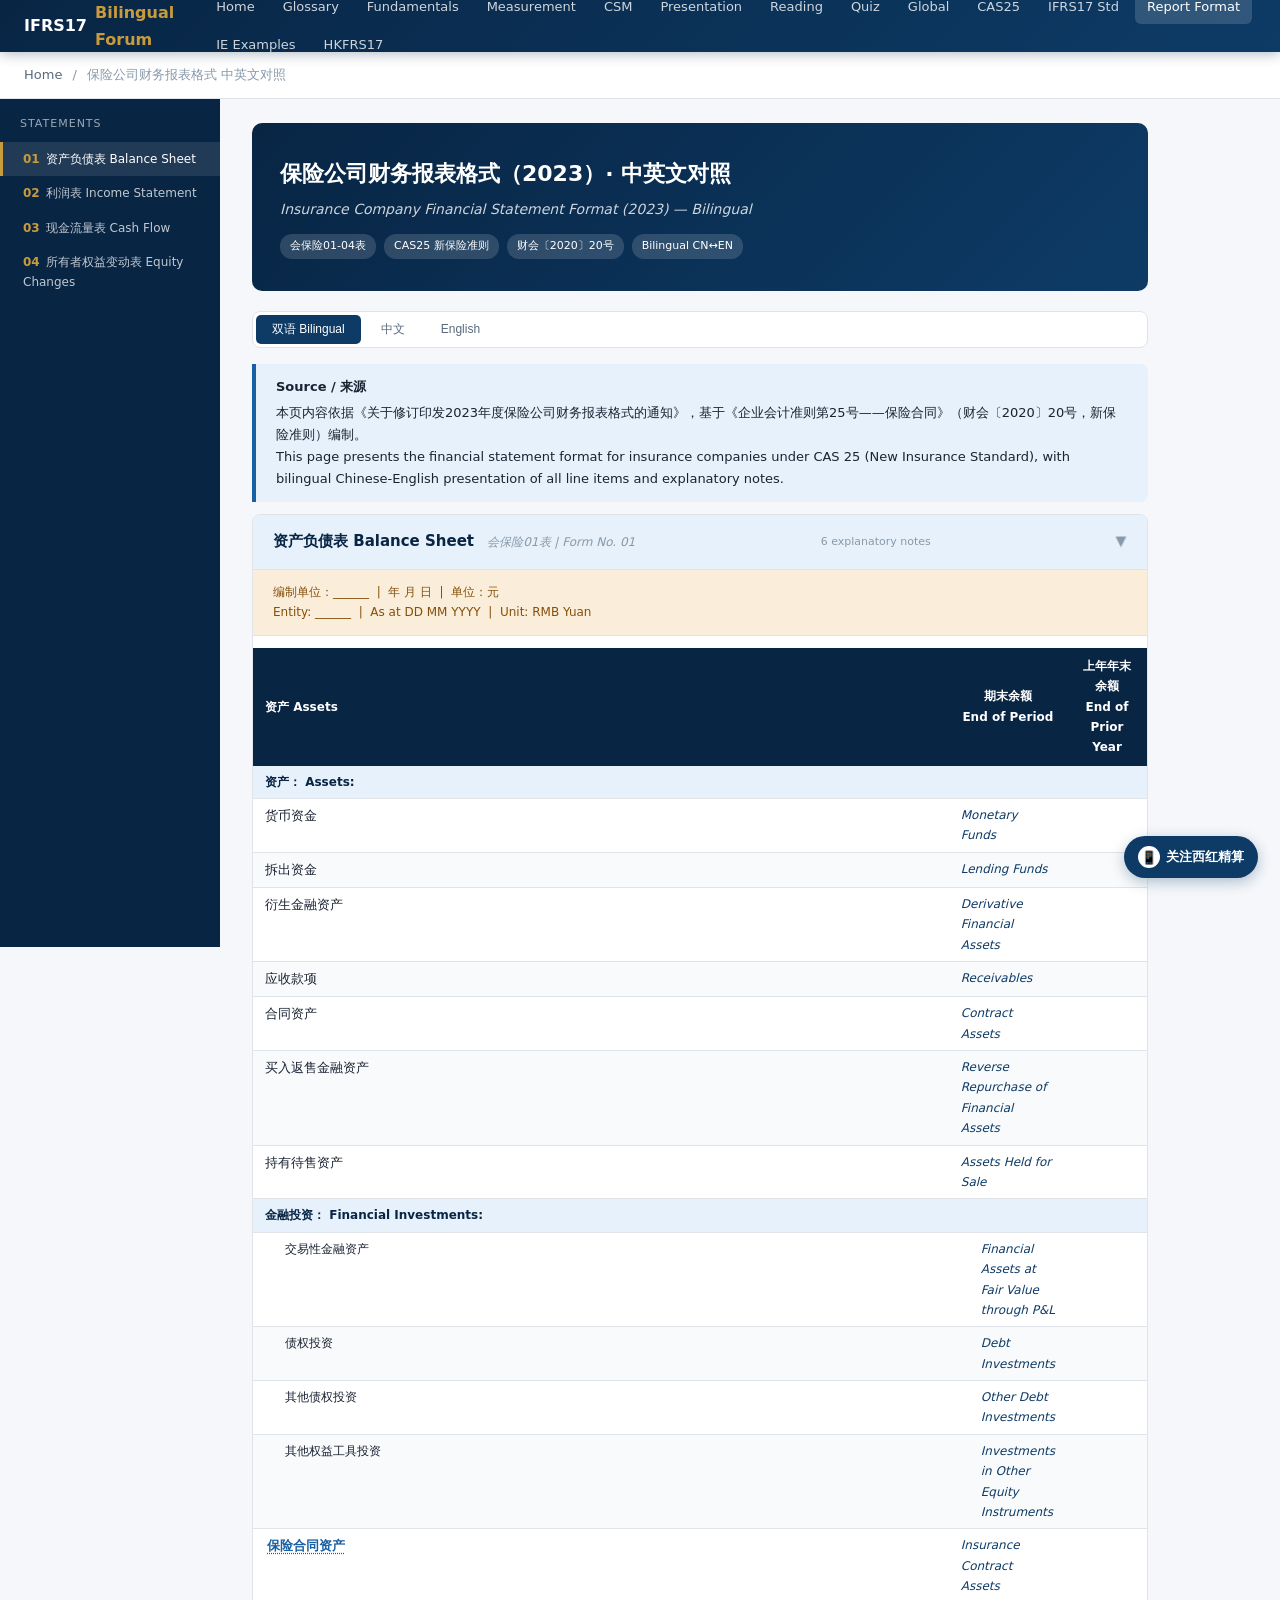
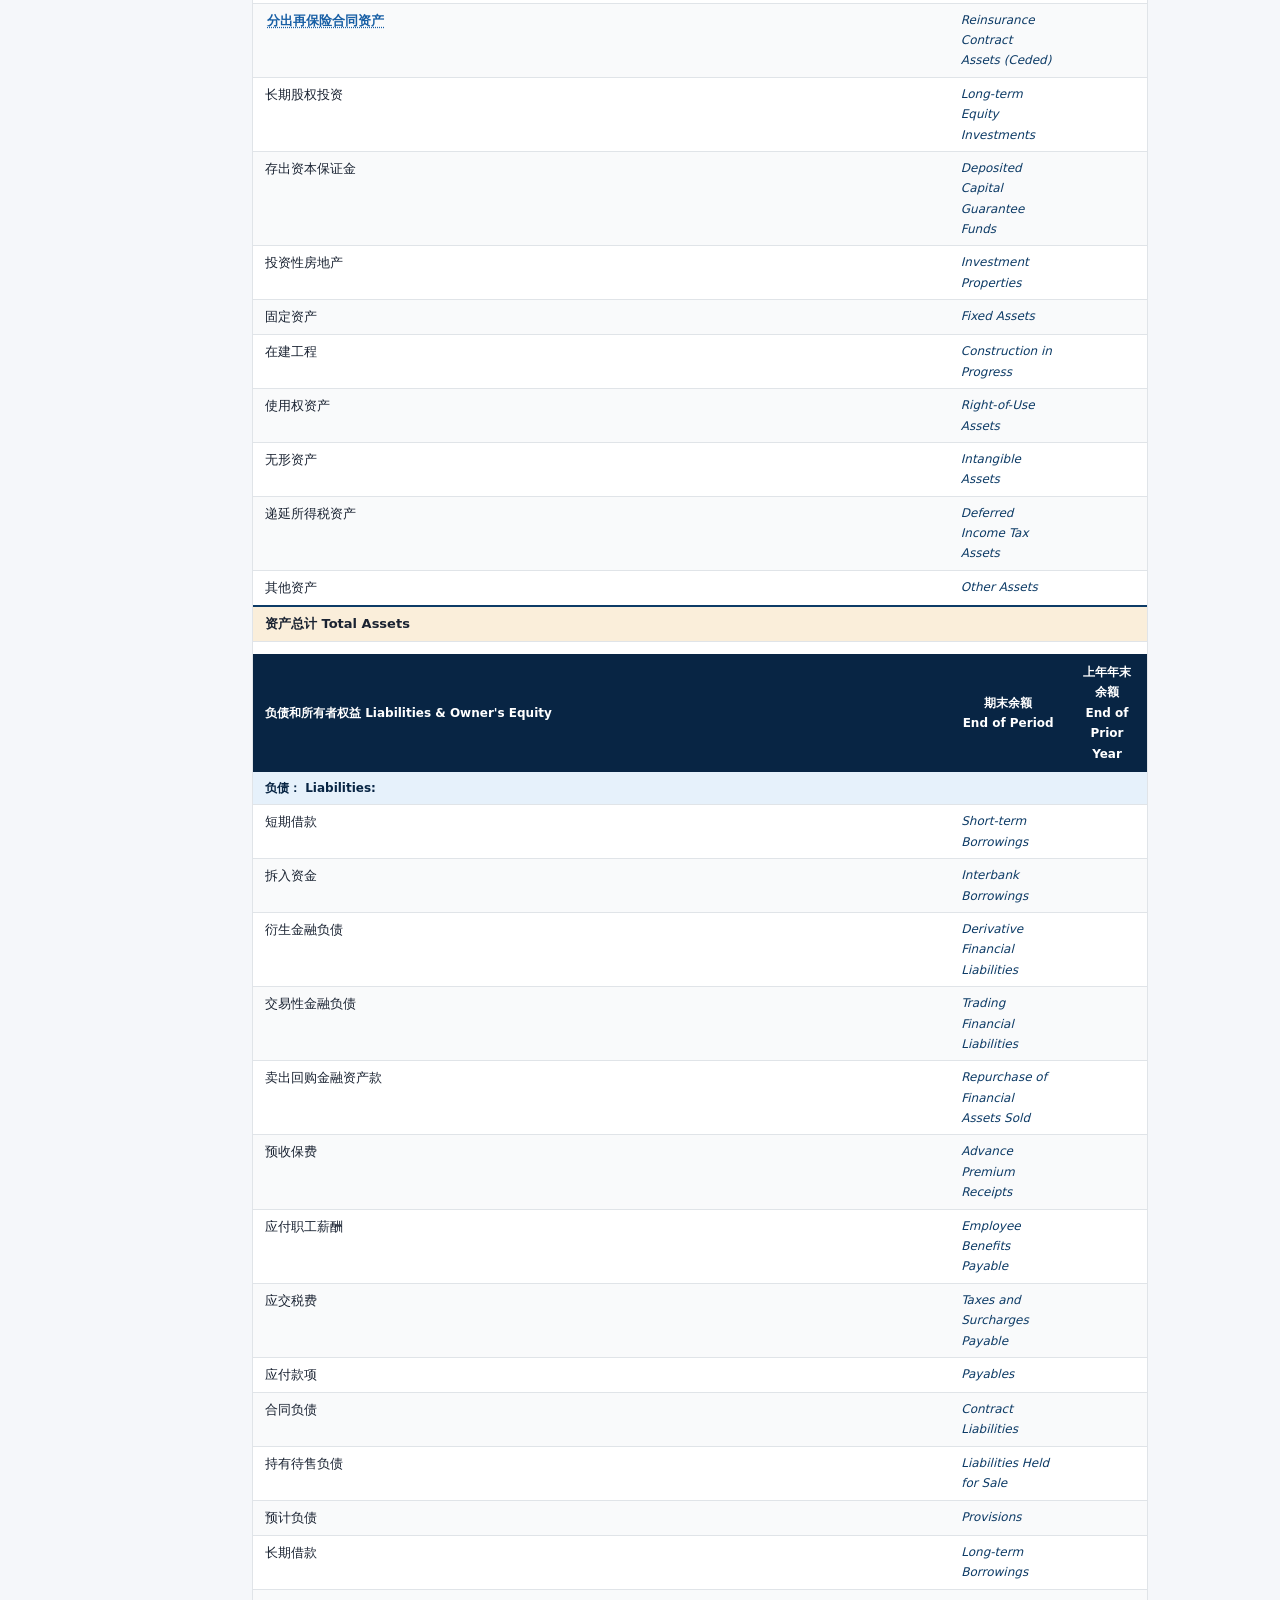
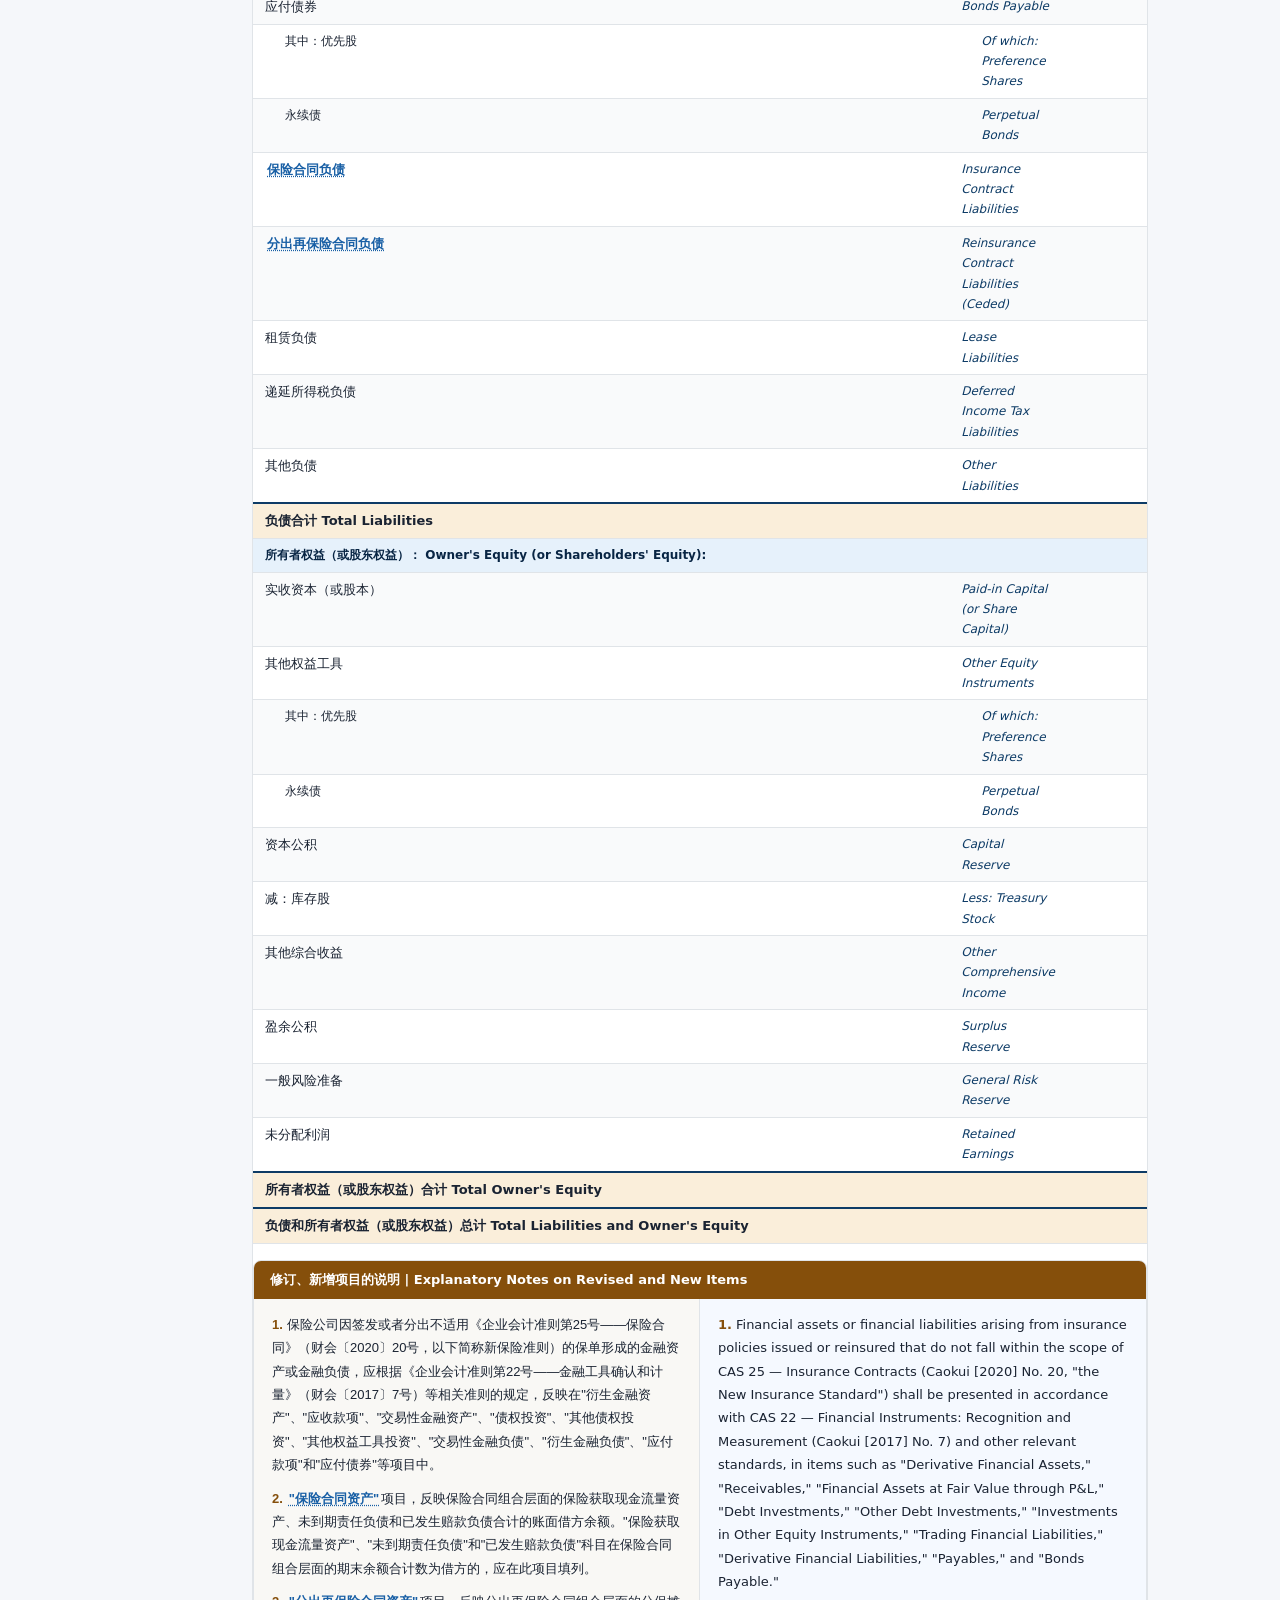
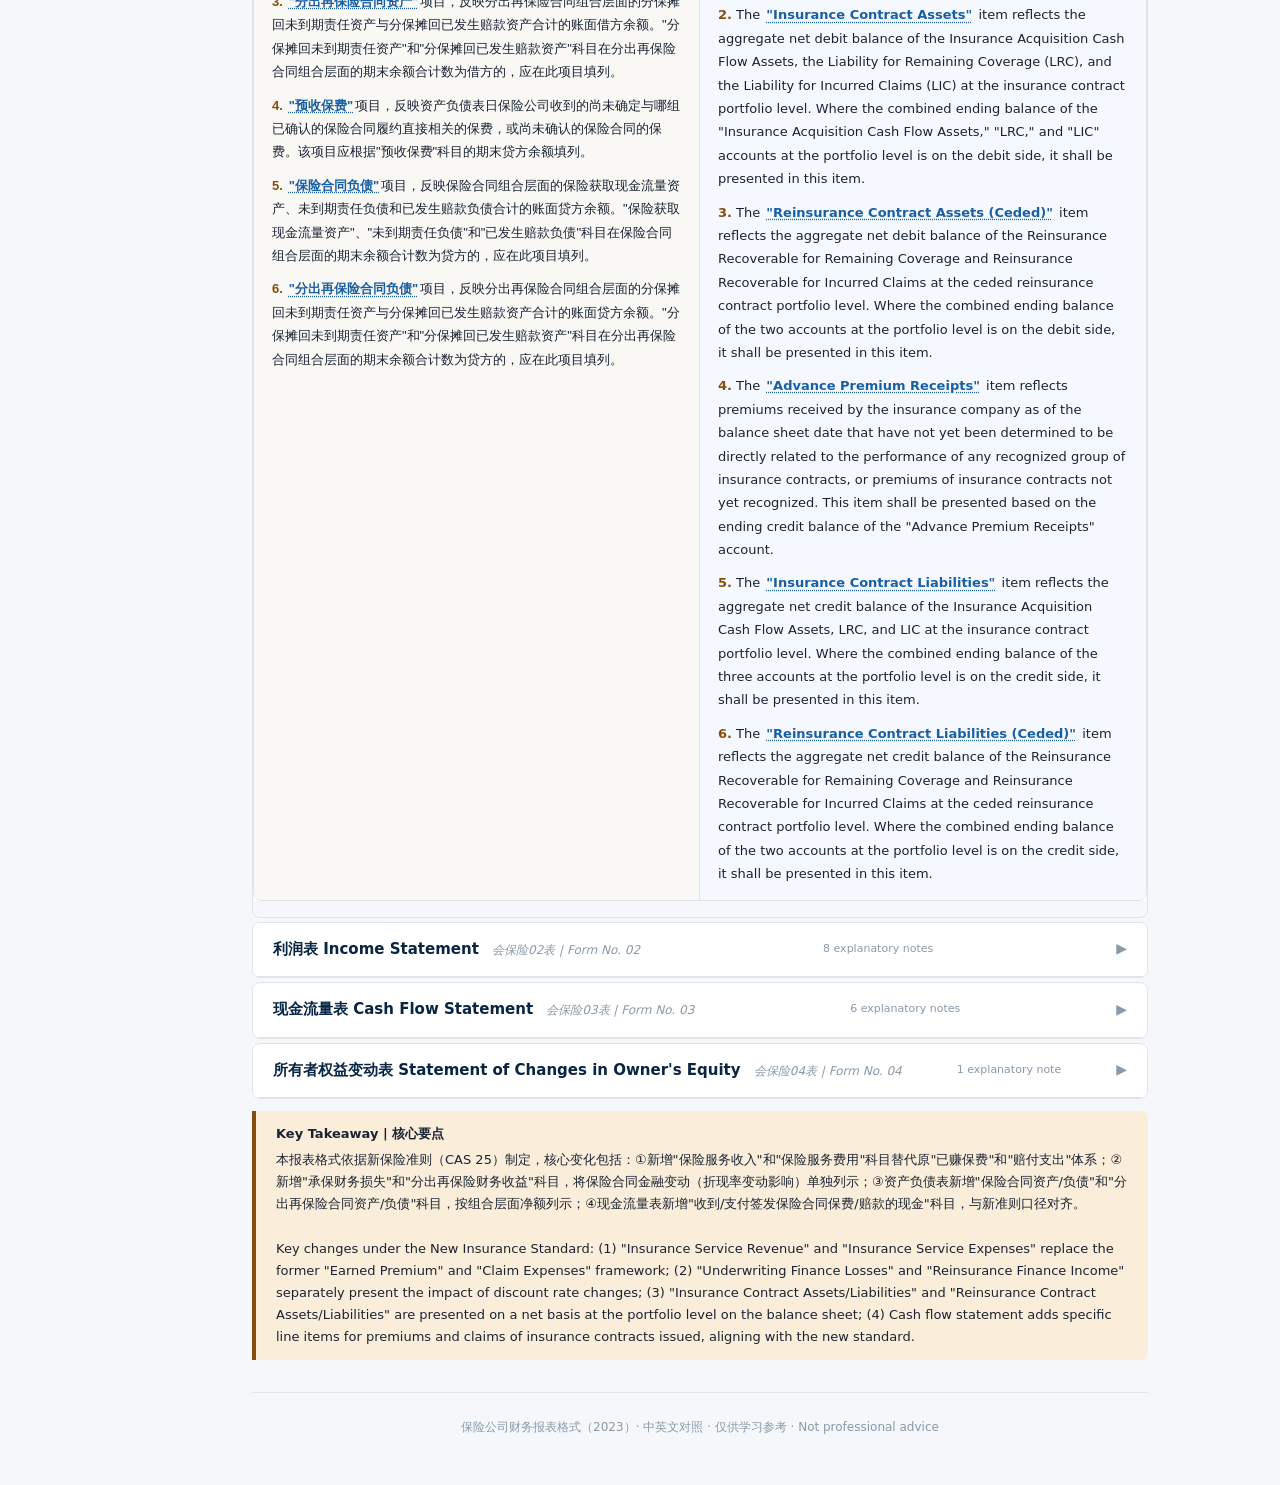
<file: 11-financial-statements.html>
<!DOCTYPE html>
<html lang="zh-CN">
<head>
<meta charset="UTF-8">
<meta name="viewport" content="width=device-width, initial-scale=1.0">
<title>保险公司财务报表格式 中英文对照 | Financial Statement Format</title>
<link rel="stylesheet" href="style.css">
</head>
<body class="lang-bi">

<nav class="top-nav">
  <div class="brand">IFRS17 <span>Bilingual Forum</span></div>
  <div class="nav-links">
    <a href="index.html">Home</a>
    <a href="01-glossary.html">Glossary</a>
    <a href="02-fundamentals.html">Fundamentals</a>
    <a href="03-measurement.html">Measurement</a>
    <a href="04-csm.html">CSM</a>
    <a href="05-presentation.html">Presentation</a>
    <a href="06-reading.html">Reading</a>
    <a href="07-quiz.html">Quiz</a>
    <a href="08-global.html">Global</a>
    <a href="09-cas25-english.html">CAS25</a>
    <a href="10-ifrs17-chinese.html">IFRS17 Std</a>
    <a href="11-financial-statements.html" class="active">Report Format</a>
    <a href="12-illustrative-examples.html">IE Examples</a>
    <a href="13-hkfrs17.html">HKFRS17</a>
  </div>
</nav>

<div class="breadcrumb">
  <a href="index.html">Home</a> <span class="sep">/</span> 保险公司财务报表格式 中英文对照
</div>

<div class="std-progress"><div class="fill" id="progressFill"></div></div>

<div class="std-page">
  <div class="std-sidebar">
    <div class="sb-title">Statements</div>
    <a href="#ch1" class="active"><span class="num">01</span>资产负债表 Balance Sheet</a>
    <a href="#ch2"><span class="num">02</span>利润表 Income Statement</a>
    <a href="#ch3"><span class="num">03</span>现金流量表 Cash Flow</a>
    <a href="#ch4"><span class="num">04</span>所有者权益变动表 Equity Changes</a>
  </div>

  <div class="std-main">
    <div class="std-hero">
      <h1>保险公司财务报表格式（2023）· 中英文对照</h1>
      <div class="en-h1">Insurance Company Financial Statement Format (2023) — Bilingual</div>
      <div class="std-tags">
        <span class="std-tag">会保险01-04表</span>
        <span class="std-tag">CAS25 新保险准则</span>
        <span class="std-tag">财会〔2020〕20号</span>
        <span class="std-tag">Bilingual CN↔EN</span>
      </div>
    </div>

    <div class="lang-toggle">
      <button class="active" onclick="document.body.className='lang-bi';saveLang('bi')">双语 Bilingual</button>
      <button onclick="document.body.className='lang-cn';saveLang('cn')">中文</button>
      <button onclick="document.body.className='lang-en';saveLang('en')">English</button>
    </div>

    <div class="callout info">
      <div class="title">Source / 来源</div>
      <p>本页内容依据《关于修订印发2023年度保险公司财务报表格式的通知》，基于《企业会计准则第25号——保险合同》（财会〔2020〕20号，新保险准则）编制。<br>This page presents the financial statement format for insurance companies under CAS 25 (New Insurance Standard), with bilingual Chinese-English presentation of all line items and explanatory notes.</p>
    </div>

    <!-- ==================== Chapter 1: Balance Sheet ==================== -->
    <div class="chapter" id="ch1">
      <div class="chapter-head active" onclick="toggleChapter(this)">
        <div class="ch-title">资产负债表 Balance Sheet <span class="en">会保险01表 | Form No. 01</span></div>
        <div class="ch-meta">6 explanatory notes</div>
        <span class="ch-arrow">▶</span>
      </div>
      <div class="chapter-body open">

        <div class="chapter-intro">
          编制单位：______ &nbsp;|&nbsp; 年 月 日 &nbsp;|&nbsp; 单位：元<br>
          Entity: ______ &nbsp;|&nbsp; As at DD MM YYYY &nbsp;|&nbsp; Unit: RMB Yuan
        </div>

        <table class="fs-table">
          <tr>
            <th>资产 Assets</th>
            <th class="fs-amount">期末余额<br>End of Period</th>
            <th class="fs-amount">上年年末余额<br>End of Prior Year</th>
          </tr>
          <tr class="fs-section-row"><td colspan="3">资产： Assets:</td></tr>
          <tr><td class="fs-cn">货币资金</td><td class="fs-en">Monetary Funds</td><td class="fs-amt"></td></tr>
          <tr><td class="fs-cn">拆出资金</td><td class="fs-en">Lending Funds</td><td class="fs-amt"></td></tr>
          <tr><td class="fs-cn">衍生金融资产</td><td class="fs-en">Derivative Financial Assets</td><td class="fs-amt"></td></tr>
          <tr><td class="fs-cn">应收款项</td><td class="fs-en">Receivables</td><td class="fs-amt"></td></tr>
          <tr><td class="fs-cn">合同资产</td><td class="fs-en">Contract Assets</td><td class="fs-amt"></td></tr>
          <tr><td class="fs-cn">买入返售金融资产</td><td class="fs-en">Reverse Repurchase of Financial Assets</td><td class="fs-amt"></td></tr>
          <tr><td class="fs-cn">持有待售资产</td><td class="fs-en">Assets Held for Sale</td><td class="fs-amt"></td></tr>
          <tr class="fs-section-row"><td colspan="3">金融投资： Financial Investments:</td></tr>
          <tr class="fs-sub-row"><td class="fs-cn">交易性金融资产</td><td class="fs-en">Financial Assets at Fair Value through P&L</td><td class="fs-amt"></td></tr>
          <tr class="fs-sub-row"><td class="fs-cn">债权投资</td><td class="fs-en">Debt Investments</td><td class="fs-amt"></td></tr>
          <tr class="fs-sub-row"><td class="fs-cn">其他债权投资</td><td class="fs-en">Other Debt Investments</td><td class="fs-amt"></td></tr>
          <tr class="fs-sub-row"><td class="fs-cn">其他权益工具投资</td><td class="fs-en">Investments in Other Equity Instruments</td><td class="fs-amt"></td></tr>
          <tr><td class="fs-cn"><span class="tl" data-tip="Insurance Contract Assets">保险合同资产</span></td><td class="fs-en">Insurance Contract Assets</td><td class="fs-amt"></td></tr>
          <tr><td class="fs-cn"><span class="tl" data-tip="Reinsurance Contract Assets (ceded)">分出再保险合同资产</span></td><td class="fs-en">Reinsurance Contract Assets (Ceded)</td><td class="fs-amt"></td></tr>
          <tr><td class="fs-cn">长期股权投资</td><td class="fs-en">Long-term Equity Investments</td><td class="fs-amt"></td></tr>
          <tr><td class="fs-cn">存出资本保证金</td><td class="fs-en">Deposited Capital Guarantee Funds</td><td class="fs-amt"></td></tr>
          <tr><td class="fs-cn">投资性房地产</td><td class="fs-en">Investment Properties</td><td class="fs-amt"></td></tr>
          <tr><td class="fs-cn">固定资产</td><td class="fs-en">Fixed Assets</td><td class="fs-amt"></td></tr>
          <tr><td class="fs-cn">在建工程</td><td class="fs-en">Construction in Progress</td><td class="fs-amt"></td></tr>
          <tr><td class="fs-cn">使用权资产</td><td class="fs-en">Right-of-Use Assets</td><td class="fs-amt"></td></tr>
          <tr><td class="fs-cn">无形资产</td><td class="fs-en">Intangible Assets</td><td class="fs-amt"></td></tr>
          <tr><td class="fs-cn">递延所得税资产</td><td class="fs-en">Deferred Income Tax Assets</td><td class="fs-amt"></td></tr>
          <tr><td class="fs-cn">其他资产</td><td class="fs-en">Other Assets</td><td class="fs-amt"></td></tr>
          <tr class="fs-total-row"><td>资产总计 Total Assets</td><td class="fs-amt"></td><td class="fs-amt"></td></tr>
        </table>

        <table class="fs-table">
          <tr>
            <th>负债和所有者权益 Liabilities & Owner's Equity</th>
            <th class="fs-amount">期末余额<br>End of Period</th>
            <th class="fs-amount">上年年末余额<br>End of Prior Year</th>
          </tr>
          <tr class="fs-section-row"><td colspan="3">负债： Liabilities:</td></tr>
          <tr><td class="fs-cn">短期借款</td><td class="fs-en">Short-term Borrowings</td><td class="fs-amt"></td></tr>
          <tr><td class="fs-cn">拆入资金</td><td class="fs-en">Interbank Borrowings</td><td class="fs-amt"></td></tr>
          <tr><td class="fs-cn">衍生金融负债</td><td class="fs-en">Derivative Financial Liabilities</td><td class="fs-amt"></td></tr>
          <tr><td class="fs-cn">交易性金融负债</td><td class="fs-en">Trading Financial Liabilities</td><td class="fs-amt"></td></tr>
          <tr><td class="fs-cn">卖出回购金融资产款</td><td class="fs-en">Repurchase of Financial Assets Sold</td><td class="fs-amt"></td></tr>
          <tr><td class="fs-cn">预收保费</td><td class="fs-en">Advance Premium Receipts</td><td class="fs-amt"></td></tr>
          <tr><td class="fs-cn">应付职工薪酬</td><td class="fs-en">Employee Benefits Payable</td><td class="fs-amt"></td></tr>
          <tr><td class="fs-cn">应交税费</td><td class="fs-en">Taxes and Surcharges Payable</td><td class="fs-amt"></td></tr>
          <tr><td class="fs-cn">应付款项</td><td class="fs-en">Payables</td><td class="fs-amt"></td></tr>
          <tr><td class="fs-cn">合同负债</td><td class="fs-en">Contract Liabilities</td><td class="fs-amt"></td></tr>
          <tr><td class="fs-cn">持有待售负债</td><td class="fs-en">Liabilities Held for Sale</td><td class="fs-amt"></td></tr>
          <tr><td class="fs-cn">预计负债</td><td class="fs-en">Provisions</td><td class="fs-amt"></td></tr>
          <tr><td class="fs-cn">长期借款</td><td class="fs-en">Long-term Borrowings</td><td class="fs-amt"></td></tr>
          <tr><td class="fs-cn">应付债券</td><td class="fs-en">Bonds Payable</td><td class="fs-amt"></td></tr>
          <tr class="fs-sub-row"><td class="fs-cn">其中：优先股</td><td class="fs-en">Of which: Preference Shares</td><td class="fs-amt"></td></tr>
          <tr class="fs-sub-row"><td class="fs-cn">永续债</td><td class="fs-en">Perpetual Bonds</td><td class="fs-amt"></td></tr>
          <tr><td class="fs-cn"><span class="tl" data-tip="Insurance Contract Liabilities">保险合同负债</span></td><td class="fs-en">Insurance Contract Liabilities</td><td class="fs-amt"></td></tr>
          <tr><td class="fs-cn"><span class="tl" data-tip="Reinsurance Contract Liabilities (ceded)">分出再保险合同负债</span></td><td class="fs-en">Reinsurance Contract Liabilities (Ceded)</td><td class="fs-amt"></td></tr>
          <tr><td class="fs-cn">租赁负债</td><td class="fs-en">Lease Liabilities</td><td class="fs-amt"></td></tr>
          <tr><td class="fs-cn">递延所得税负债</td><td class="fs-en">Deferred Income Tax Liabilities</td><td class="fs-amt"></td></tr>
          <tr><td class="fs-cn">其他负债</td><td class="fs-en">Other Liabilities</td><td class="fs-amt"></td></tr>
          <tr class="fs-total-row"><td>负债合计 Total Liabilities</td><td class="fs-amt"></td><td class="fs-amt"></td></tr>
          <tr class="fs-section-row"><td colspan="3">所有者权益（或股东权益）： Owner's Equity (or Shareholders' Equity):</td></tr>
          <tr><td class="fs-cn">实收资本（或股本）</td><td class="fs-en">Paid-in Capital (or Share Capital)</td><td class="fs-amt"></td></tr>
          <tr><td class="fs-cn">其他权益工具</td><td class="fs-en">Other Equity Instruments</td><td class="fs-amt"></td></tr>
          <tr class="fs-sub-row"><td class="fs-cn">其中：优先股</td><td class="fs-en">Of which: Preference Shares</td><td class="fs-amt"></td></tr>
          <tr class="fs-sub-row"><td class="fs-cn">永续债</td><td class="fs-en">Perpetual Bonds</td><td class="fs-amt"></td></tr>
          <tr><td class="fs-cn">资本公积</td><td class="fs-en">Capital Reserve</td><td class="fs-amt"></td></tr>
          <tr><td class="fs-cn">减：库存股</td><td class="fs-en">Less: Treasury Stock</td><td class="fs-amt"></td></tr>
          <tr><td class="fs-cn">其他综合收益</td><td class="fs-en">Other Comprehensive Income</td><td class="fs-amt"></td></tr>
          <tr><td class="fs-cn">盈余公积</td><td class="fs-en">Surplus Reserve</td><td class="fs-amt"></td></tr>
          <tr><td class="fs-cn">一般风险准备</td><td class="fs-en">General Risk Reserve</td><td class="fs-amt"></td></tr>
          <tr><td class="fs-cn">未分配利润</td><td class="fs-en">Retained Earnings</td><td class="fs-amt"></td></tr>
          <tr class="fs-total-row"><td>所有者权益（或股东权益）合计 Total Owner's Equity</td><td class="fs-amt"></td><td class="fs-amt"></td></tr>
          <tr class="fs-total-row"><td>负债和所有者权益（或股东权益）总计 Total Liabilities and Owner's Equity</td><td class="fs-amt"></td><td class="fs-amt"></td></tr>
        </table>

        <div class="fs-expl">
          <div class="fs-expl-head">修订、新增项目的说明 | Explanatory Notes on Revised and New Items</div>
          <div class="fs-expl-body">
            <div class="ex-col ex-cn">
              <p><span class="ex-num">1.</span>保险公司因签发或者分出不适用《企业会计准则第25号——保险合同》（财会〔2020〕20号，以下简称新保险准则）的保单形成的金融资产或金融负债，应根据《企业会计准则第22号——金融工具确认和计量》（财会〔2017〕7号）等相关准则的规定，反映在"衍生金融资产"、"应收款项"、"交易性金融资产"、"债权投资"、"其他债权投资"、"其他权益工具投资"、"交易性金融负债"、"衍生金融负债"、"应付款项"和"应付债券"等项目中。</p>
              <p><span class="ex-num">2.</span><span class="tl" data-tip="Insurance Contract Assets — net debit balance at portfolio level">"保险合同资产"</span>项目，反映保险合同组合层面的保险获取现金流量资产、未到期责任负债和已发生赔款负债合计的账面借方余额。"保险获取现金流量资产"、"未到期责任负债"和"已发生赔款负债"科目在保险合同组合层面的期末余额合计数为借方的，应在此项目填列。</p>
              <p><span class="ex-num">3.</span><span class="tl" data-tip="Reinsurance Contract Assets — net debit balance at portfolio level">"分出再保险合同资产"</span>项目，反映分出再保险合同组合层面的分保摊回未到期责任资产与分保摊回已发生赔款资产合计的账面借方余额。"分保摊回未到期责任资产"和"分保摊回已发生赔款资产"科目在分出再保险合同组合层面的期末余额合计数为借方的，应在此项目填列。</p>
              <p><span class="ex-num">4.</span><span class="tl" data-tip="Advance Premium Receipts">"预收保费"</span>项目，反映资产负债表日保险公司收到的尚未确定与哪组已确认的保险合同履约直接相关的保费，或尚未确认的保险合同的保费。该项目应根据"预收保费"科目的期末贷方余额填列。</p>
              <p><span class="ex-num">5.</span><span class="tl" data-tip="Insurance Contract Liabilities — net credit balance at portfolio level">"保险合同负债"</span>项目，反映保险合同组合层面的保险获取现金流量资产、未到期责任负债和已发生赔款负债合计的账面贷方余额。"保险获取现金流量资产"、"未到期责任负债"和"已发生赔款负债"科目在保险合同组合层面的期末余额合计数为贷方的，应在此项目填列。</p>
              <p><span class="ex-num">6.</span><span class="tl" data-tip="Reinsurance Contract Liabilities — net credit balance at portfolio level">"分出再保险合同负债"</span>项目，反映分出再保险合同组合层面的分保摊回未到期责任资产与分保摊回已发生赔款资产合计的账面贷方余额。"分保摊回未到期责任资产"和"分保摊回已发生赔款资产"科目在分出再保险合同组合层面的期末余额合计数为贷方的，应在此项目填列。</p>
            </div>
            <div class="ex-col ex-en">
              <p><span class="ex-num">1.</span>Financial assets or financial liabilities arising from insurance policies issued or reinsured that do not fall within the scope of CAS 25 — Insurance Contracts (Caokui [2020] No. 20, "the New Insurance Standard") shall be presented in accordance with CAS 22 — Financial Instruments: Recognition and Measurement (Caokui [2017] No. 7) and other relevant standards, in items such as "Derivative Financial Assets," "Receivables," "Financial Assets at Fair Value through P&L," "Debt Investments," "Other Debt Investments," "Investments in Other Equity Instruments," "Trading Financial Liabilities," "Derivative Financial Liabilities," "Payables," and "Bonds Payable."</p>
              <p><span class="ex-num">2.</span>The <span class="tl" data-tip="Insurance Contract Assets">"Insurance Contract Assets"</span> item reflects the aggregate net debit balance of the Insurance Acquisition Cash Flow Assets, the Liability for Remaining Coverage (LRC), and the Liability for Incurred Claims (LIC) at the insurance contract portfolio level. Where the combined ending balance of the "Insurance Acquisition Cash Flow Assets," "LRC," and "LIC" accounts at the portfolio level is on the debit side, it shall be presented in this item.</p>
              <p><span class="ex-num">3.</span>The <span class="tl" data-tip="Reinsurance Contract Assets (ceded)">"Reinsurance Contract Assets (Ceded)"</span> item reflects the aggregate net debit balance of the Reinsurance Recoverable for Remaining Coverage and Reinsurance Recoverable for Incurred Claims at the ceded reinsurance contract portfolio level. Where the combined ending balance of the two accounts at the portfolio level is on the debit side, it shall be presented in this item.</p>
              <p><span class="ex-num">4.</span>The <span class="tl" data-tip="Advance Premium Receipts">"Advance Premium Receipts"</span> item reflects premiums received by the insurance company as of the balance sheet date that have not yet been determined to be directly related to the performance of any recognized group of insurance contracts, or premiums of insurance contracts not yet recognized. This item shall be presented based on the ending credit balance of the "Advance Premium Receipts" account.</p>
              <p><span class="ex-num">5.</span>The <span class="tl" data-tip="Insurance Contract Liabilities">"Insurance Contract Liabilities"</span> item reflects the aggregate net credit balance of the Insurance Acquisition Cash Flow Assets, LRC, and LIC at the insurance contract portfolio level. Where the combined ending balance of the three accounts at the portfolio level is on the credit side, it shall be presented in this item.</p>
              <p><span class="ex-num">6.</span>The <span class="tl" data-tip="Reinsurance Contract Liabilities (ceded)">"Reinsurance Contract Liabilities (Ceded)"</span> item reflects the aggregate net credit balance of the Reinsurance Recoverable for Remaining Coverage and Reinsurance Recoverable for Incurred Claims at the ceded reinsurance contract portfolio level. Where the combined ending balance of the two accounts at the portfolio level is on the credit side, it shall be presented in this item.</p>
            </div>
          </div>
        </div>

      </div>
    </div>

    <!-- ==================== Chapter 2: Income Statement ==================== -->
    <div class="chapter" id="ch2">
      <div class="chapter-head" onclick="toggleChapter(this)">
        <div class="ch-title">利润表 Income Statement <span class="en">会保险02表 | Form No. 02</span></div>
        <div class="ch-meta">8 explanatory notes</div>
        <span class="ch-arrow">▶</span>
      </div>
      <div class="chapter-body">

        <div class="chapter-intro">
          编制单位：______ &nbsp;|&nbsp; 年 月 &nbsp;|&nbsp; 单位：元<br>
          Entity: ______ &nbsp;|&nbsp; For the Month/Year ended DD MM YYYY &nbsp;|&nbsp; Unit: RMB Yuan
        </div>

        <table class="fs-table">
          <tr><th>项目 Items</th><th class="fs-amount">本期金额<br>Current Period</th><th class="fs-amount">上期金额<br>Prior Period</th></tr>
          <tr class="fs-section-row"><td colspan="3">一、营业总收入 Total Operating Revenue</td></tr>
          <tr><td class="fs-cn"><span class="tl" data-tip="Insurance Service Revenue">保险服务收入</span></td><td class="fs-en">Insurance Service Revenue</td><td class="fs-amt"></td></tr>
          <tr><td class="fs-cn">利息收入</td><td class="fs-en">Interest Income</td><td class="fs-amt"></td></tr>
          <tr><td class="fs-cn">投资收益（损失以"-"号填列）</td><td class="fs-en">Investment Income (loss indicated by "-")</td><td class="fs-amt"></td></tr>
          <tr class="fs-sub-row"><td class="fs-cn">其中：对联营企业和合营企业的投资收益</td><td class="fs-en">Of which: Investment Income from Associates and Joint Ventures</td><td class="fs-amt"></td></tr>
          <tr class="fs-sub-row"><td class="fs-cn">以摊余成本计量的金融资产终止确认产生的收益</td><td class="fs-en">Gains from Derecognition of Financial Assets at Amortized Cost</td><td class="fs-amt"></td></tr>
          <tr><td class="fs-cn">净敞口套期收益（损失以"-"号填列）</td><td class="fs-en">Net Open Position Hedging Gains (loss indicated by "-")</td><td class="fs-amt"></td></tr>
          <tr><td class="fs-cn">其他收益（损失以"-"号填列）</td><td class="fs-en">Other Income (loss indicated by "-")</td><td class="fs-amt"></td></tr>
          <tr><td class="fs-cn">公允价值变动收益（损失以"-"号填列）</td><td class="fs-en">Gains from Changes in Fair Value (loss indicated by "-")</td><td class="fs-amt"></td></tr>
          <tr><td class="fs-cn">汇兑收益（损失以"-"号填列）</td><td class="fs-en">Exchange Gains (loss indicated by "-")</td><td class="fs-amt"></td></tr>
          <tr><td class="fs-cn">其他业务收入</td><td class="fs-en">Other Operating Income</td><td class="fs-amt"></td></tr>
          <tr><td class="fs-cn">资产处置收益（损失以"-"号填列）</td><td class="fs-en">Gains from Disposal of Assets (loss indicated by "-")</td><td class="fs-amt"></td></tr>
          <tr class="fs-section-row"><td colspan="3">二、营业总支出 Total Operating Expenses</td></tr>
          <tr><td class="fs-cn"><span class="tl" data-tip="Insurance Service Expenses">保险服务费用</span></td><td class="fs-en">Insurance Service Expenses</td><td class="fs-amt"></td></tr>
          <tr><td class="fs-cn">分出保费的分摊</td><td class="fs-en">Allocation of Ceded Premiums</td><td class="fs-amt"></td></tr>
          <tr><td class="fs-cn">减：摊回保险服务费用</td><td class="fs-en">Less: Reinsurance Service Expenses Recovered</td><td class="fs-amt"></td></tr>
          <tr><td class="fs-cn"><span class="tl" data-tip="Underwriting Finance Losses">承保财务损失</span></td><td class="fs-en">Underwriting Finance Losses</td><td class="fs-amt"></td></tr>
          <tr><td class="fs-cn">减：分出再保险财务收益</td><td class="fs-en">Less: Reinsurance Finance Income</td><td class="fs-amt"></td></tr>
          <tr><td class="fs-cn">利息支出</td><td class="fs-en">Interest Expenses</td><td class="fs-amt"></td></tr>
          <tr><td class="fs-cn">手续费及佣金支出</td><td class="fs-en">Commission and Handling Charges</td><td class="fs-amt"></td></tr>
          <tr><td class="fs-cn">税金及附加</td><td class="fs-en">Taxes and Surcharges</td><td class="fs-amt"></td></tr>
          <tr><td class="fs-cn">业务及管理费</td><td class="fs-en">Operating and Administrative Expenses</td><td class="fs-amt"></td></tr>
          <tr><td class="fs-cn">信用减值损失</td><td class="fs-en">Credit Impairment Losses</td><td class="fs-amt"></td></tr>
          <tr><td class="fs-cn">其他资产减值损失</td><td class="fs-en">Other Asset Impairment Losses</td><td class="fs-amt"></td></tr>
          <tr><td class="fs-cn">其他业务成本</td><td class="fs-en">Other Operating Costs</td><td class="fs-amt"></td></tr>
          <tr class="fs-total-row"><td>三、营业利润（亏损以"-"号填列） Operating Profit (loss indicated by "-")</td><td class="fs-amt"></td><td class="fs-amt"></td></tr>
          <tr><td class="fs-cn">加：营业外收入</td><td class="fs-en">Add: Non-operating Income</td><td class="fs-amt"></td></tr>
          <tr><td class="fs-cn">减：营业外支出</td><td class="fs-en">Less: Non-operating Expenses</td><td class="fs-amt"></td></tr>
          <tr class="fs-total-row"><td>四、利润总额（亏损总额以"-"号填列） Total Profit (total loss indicated by "-")</td><td class="fs-amt"></td><td class="fs-amt"></td></tr>
          <tr><td class="fs-cn">减：所得税费用</td><td class="fs-en">Less: Income Tax Expenses</td><td class="fs-amt"></td></tr>
          <tr class="fs-total-row"><td>五、净利润（净亏损以"-"号填列） Net Profit (net loss indicated by "-")</td><td class="fs-amt"></td><td class="fs-amt"></td></tr>
          <tr class="fs-sub-row"><td class="fs-cn">（一）持续经营净利润</td><td class="fs-en">(1) Net Profit from Continuing Operations</td><td class="fs-amt"></td></tr>
          <tr class="fs-sub-row"><td class="fs-cn">（二）终止经营净利润</td><td class="fs-en">(2) Net Profit from Discontinued Operations</td><td class="fs-amt"></td></tr>
          <tr class="fs-section-row"><td colspan="3">六、其他综合收益的税后净额 Net Other Comprehensive Income (after tax)</td></tr>
          <tr class="fs-sub-row fs-section-row"><td colspan="3" style="font-size:11px;">（一）不能重分类进损益的其他综合收益 (1) OCI Not Reclassifiable to P&L</td></tr>
          <tr class="fs-sub-row"><td class="fs-cn">1. 重新计量设定受益计划变动额</td><td class="fs-en">1. Remeasurements of Defined Benefit Plans</td><td class="fs-amt"></td></tr>
          <tr class="fs-sub-row"><td class="fs-cn">2. 权益法下不能转损益的其他综合收益</td><td class="fs-en">2. OCI under Equity Method Not Reclassifiable to P&L</td><td class="fs-amt"></td></tr>
          <tr class="fs-sub-row"><td class="fs-cn">3. 其他权益工具投资公允价值变动</td><td class="fs-en">3. Changes in FV of Investments in Other Equity Instruments</td><td class="fs-amt"></td></tr>
          <tr class="fs-sub-row"><td class="fs-cn">4. 企业自身信用风险公允价值变动</td><td class="fs-en">4. Changes in FV Attributable to Own Credit Risk</td><td class="fs-amt"></td></tr>
          <tr class="fs-sub-row"><td class="fs-cn"><span class="tl" data-tip="Insurance Contract Finance Changes Not Reclassifiable to P&L">5. 不能转损益的保险合同金融变动</span></td><td class="fs-en">5. Insurance Contract Finance Changes Not Reclassifiable to P&L</td><td class="fs-amt"></td></tr>
          <tr class="fs-sub-row fs-section-row"><td colspan="3" style="font-size:11px;">（二）将重分类进损益的其他综合收益 (2) OCI to be Reclassified to P&L</td></tr>
          <tr class="fs-sub-row"><td class="fs-cn">1. 权益法下可转损益的其他综合收益</td><td class="fs-en">1. OCI under Equity Method Reclassifiable to P&L</td><td class="fs-amt"></td></tr>
          <tr class="fs-sub-row"><td class="fs-cn">2. 其他债权投资公允价值变动</td><td class="fs-en">2. Changes in FV of Other Debt Investments</td><td class="fs-amt"></td></tr>
          <tr class="fs-sub-row"><td class="fs-cn">3. 金融资产重分类计入其他综合收益的金额</td><td class="fs-en">3. Amount of Reclassification of Financial Assets to OCI</td><td class="fs-amt"></td></tr>
          <tr class="fs-sub-row"><td class="fs-cn">4. 其他债权投资信用损失准备</td><td class="fs-en">4. Credit Loss Allowance for Other Debt Investments</td><td class="fs-amt"></td></tr>
          <tr class="fs-sub-row"><td class="fs-cn">5. 现金流量套期储备</td><td class="fs-en">5. Cash Flow Hedging Reserve</td><td class="fs-amt"></td></tr>
          <tr class="fs-sub-row"><td class="fs-cn">6. 外币财务报表折算差额</td><td class="fs-en">6. Foreign Currency Financial Statement Translation Differences</td><td class="fs-amt"></td></tr>
          <tr class="fs-sub-row"><td class="fs-cn"><span class="tl" data-tip="Insurance Contract Finance Changes Reclassifiable to P&L">7. 可转损益的保险合同金融变动</span></td><td class="fs-en">7. Insurance Contract Finance Changes Reclassifiable to P&L</td><td class="fs-amt"></td></tr>
          <tr class="fs-sub-row"><td class="fs-cn"><span class="tl" data-tip="Reinsurance Contract Finance Changes Reclassifiable to P&L">8. 可转损益的分出再保险合同金融变动</span></td><td class="fs-en">8. Reinsurance Contract Finance Changes Reclassifiable to P&L</td><td class="fs-amt"></td></tr>
          <tr class="fs-total-row"><td>七、综合收益总额 Total Comprehensive Income</td><td class="fs-amt"></td><td class="fs-amt"></td></tr>
          <tr class="fs-section-row"><td colspan="3">八、每股收益 Earnings Per Share</td></tr>
          <tr class="fs-sub-row"><td class="fs-cn">（一）基本每股收益</td><td class="fs-en">(1) Basic Earnings Per Share</td><td class="fs-amt"></td></tr>
          <tr class="fs-sub-row"><td class="fs-cn">（二）稀释每股收益</td><td class="fs-en">(2) Diluted Earnings Per Share</td><td class="fs-amt"></td></tr>
        </table>

        <div class="fs-expl">
          <div class="fs-expl-head">修订、新增项目的说明 | Explanatory Notes on Revised and New Items</div>
          <div class="fs-expl-body">
            <div class="ex-col ex-cn">
              <p><span class="ex-num">1.</span><span class="tl" data-tip="Insurance Service Revenue — do not net off ceded premium allocation">"保险服务收入"</span>项目，反映保险公司按照新保险准则相关规定确认的保险服务收入，企业不得将分出保费的分摊列示为保险服务收入的减项。该项目应根据"保险服务收入"科目的发生额填列。</p>
              <p><span class="ex-num">2.</span><span class="tl" data-tip="Insurance Service Expenses">"保险服务费用"</span>项目，反映保险公司按照新保险准则相关规定确认的保险合同赔付和费用、亏损保险合同损益等。该项目应根据"保险合同赔付和费用"和"亏损保险合同损益"科目的发生额合计数填列。</p>
              <p><span class="ex-num">3.</span><span class="tl" data-tip="Allocation of Ceded Premiums & Reinsurance Service Expenses Recovered">"分出保费的分摊"和"摊回保险服务费用"</span>项目，分别反映保险公司按照新保险准则相关规定确认的分出保费的分摊和摊回保险服务费用。该项目应分别根据"分出保费的分摊"和"摊回保险服务费用"科目的发生额填列。</p>
              <p><span class="ex-num">4.</span><span class="tl" data-tip="Underwriting Finance Losses & Reinsurance Finance Income">"承保财务损失"和"分出再保险财务收益"</span>项目，分别反映保险公司按照新保险准则相关规定确认的签发的保险合同所产生的承保财务损失和分出再保险合同所产生的分出再保险财务收益。该项目应分别根据"承保财务损益"和"分出再保险财务损益"科目的发生额填列。</p>
              <p><span class="ex-num">5.</span>"手续费及佣金支出"、"税金及附加"、"业务及管理费"和"其他业务成本"项目，反映保险公司确认的与保险合同履约不直接相关的手续费及佣金支出、税金及附加、业务及管理费和其他业务成本。该项目应分别根据各科目的发生额填列。</p>
              <p><span class="ex-num">6.</span><span class="tl" data-tip="VFA + OCI decomposition — not reclassifiable">"不能转损益的保险合同金融变动"</span>项目，反映保险公司采用浮动收费法计量保险公司持有基础项目的、具有直接参与分红特征的保险合同组，并选择将保险合同金融变动额分解计入保险财务损益和其他综合收益时，与基础项目不能重分类进损益的其他综合收益对应的、计入其他综合收益的保险合同金融变动额。该项目应根据"其他综合收益"科目的明细发生额填列。</p>
              <p><span class="ex-num">7.</span><span class="tl" data-tip="OCI decomposition — reclassifiable">"可转损益的保险合同金融变动"</span>项目，反映保险公司在签发的保险合同组合层面选择将保险合同金融变动额分解计入保险财务损益和其他综合收益时，除已在"不能转损益的保险合同金融变动"项目中列示以外的、计入其他综合收益的保险合同金融变动额。该项目应根据"其他综合收益"科目的明细发生额填列。</p>
              <p><span class="ex-num">8.</span><span class="tl" data-tip="Reinsurance OCI decomposition — reclassifiable">"可转损益的分出再保险合同金融变动"</span>项目，反映保险公司在分出再保险合同组合层面选择将保险合同金融变动额分解计入分出再保险财务损益和其他综合收益时，计入其他综合收益的保险合同金融变动额。该项目应根据"其他综合收益"科目的明细发生额填列。</p>
            </div>
            <div class="ex-col ex-en">
              <p><span class="ex-num">1.</span>The <span class="tl" data-tip="Insurance Service Revenue">"Insurance Service Revenue"</span> item reflects insurance service revenue recognized by the insurance company in accordance with the New Insurance Standard. The entity shall not present the allocation of ceded premiums as a deduction from insurance service revenue. This item shall be presented based on the amount incurred in the "Insurance Service Revenue" account.</p>
              <p><span class="ex-num">2.</span>The <span class="tl" data-tip="Insurance Service Expenses">"Insurance Service Expenses"</span> item reflects insurance contract claims and expenses, and the profit or loss on onerous insurance contracts recognized in accordance with the New Insurance Standard. This item shall be presented based on the aggregate amount incurred in the "Insurance Contract Claims and Expenses" and "Profit or Loss on Onerous Insurance Contracts" accounts.</p>
              <p><span class="ex-num">3.</span>The <span class="tl" data-tip="Allocation of Ceded Premiums & Reinsurance Service Expenses Recovered">"Allocation of Ceded Premiums" and "Reinsurance Service Expenses Recovered"</span> items reflect the allocation of ceded premiums and the reinsurance service expenses recovered, recognized in accordance with the New Insurance Standard. These items shall be presented based on the amounts incurred in the respective accounts.</p>
              <p><span class="ex-num">4.</span>The <span class="tl" data-tip="Underwriting Finance Losses & Reinsurance Finance Income">"Underwriting Finance Losses" and "Reinsurance Finance Income"</span> items reflect the underwriting finance losses arising from issued insurance contracts and the reinsurance finance income arising from ceded reinsurance contracts, respectively, recognized in accordance with the New Insurance Standard. These items shall be presented based on the amounts incurred in the "Underwriting Finance Income/Expense" and "Reinsurance Finance Income/Expense" accounts.</p>
              <p><span class="ex-num">5.</span>The "Commission and Handling Charges," "Taxes and Surcharges," "Operating and Administrative Expenses," and "Other Operating Costs" items reflect commission and handling charges, taxes and surcharges, operating and administrative expenses, and other operating costs that are not directly related to the performance of insurance contracts. These items shall be presented based on the amounts incurred in the respective accounts.</p>
              <p><span class="ex-num">6.</span>The <span class="tl" data-tip="VFA + OCI decomposition — not reclassifiable">"Insurance Contract Finance Changes Not Reclassifiable to P&L"</span> item reflects the insurance contract finance changes recognized in OCI when an entity applies the Variable Fee Approach (VFA) to measure a group of insurance contracts with direct participation features held by the insurer, and elects to decompose insurance finance income and expense between P&L and OCI — corresponding to the underlying items' OCI that cannot be reclassified to P&L. This item shall be presented based on the detailed amount incurred in the "Other Comprehensive Income" account.</p>
              <p><span class="ex-num">7.</span>The <span class="tl" data-tip="OCI decomposition — reclassifiable">"Insurance Contract Finance Changes Reclassifiable to P&L"</span> item reflects insurance contract finance changes recognized in OCI (other than those presented in the "Not Reclassifiable" item above) when an entity, at the portfolio level of issued insurance contracts, elects to decompose insurance finance income and expense between P&L and OCI. This item shall be presented based on the detailed amount incurred in the "Other Comprehensive Income" account.</p>
              <p><span class="ex-num">8.</span>The <span class="tl" data-tip="Reinsurance OCI decomposition — reclassifiable">"Reinsurance Contract Finance Changes Reclassifiable to P&L"</span> item reflects insurance contract finance changes recognized in OCI when an entity, at the portfolio level of ceded reinsurance contracts, elects to decompose reinsurance finance income and expense between P&L and OCI. This item shall be presented based on the detailed amount incurred in the "Other Comprehensive Income" account.</p>
            </div>
          </div>
        </div>

      </div>
    </div>

    <!-- ==================== Chapter 3: Cash Flow Statement ==================== -->
    <div class="chapter" id="ch3">
      <div class="chapter-head" onclick="toggleChapter(this)">
        <div class="ch-title">现金流量表 Cash Flow Statement <span class="en">会保险03表 | Form No. 03</span></div>
        <div class="ch-meta">6 explanatory notes</div>
        <span class="ch-arrow">▶</span>
      </div>
      <div class="chapter-body">

        <div class="chapter-intro">
          编制单位：______ &nbsp;|&nbsp; 年 月 &nbsp;|&nbsp; 单位：元<br>
          Entity: ______ &nbsp;|&nbsp; For the Period ended DD MM YYYY &nbsp;|&nbsp; Unit: RMB Yuan
        </div>

        <table class="fs-table">
          <tr><th>项目 Items</th><th class="fs-amount">本期金额<br>Current Period</th><th class="fs-amount">上期金额<br>Prior Period</th></tr>
          <tr class="fs-section-row"><td colspan="3">一、经营活动产生的现金流量 Cash Flows from Operating Activities:</td></tr>
          <tr><td class="fs-cn">销售商品、提供劳务收到的现金</td><td class="fs-en">Cash Received from Sales of Goods and Services</td><td class="fs-amt"></td></tr>
          <tr><td class="fs-cn">向其他金融机构拆入资金净增加额</td><td class="fs-en">Net Increase in Borrowings from Other Financial Institutions</td><td class="fs-amt"></td></tr>
          <tr><td class="fs-cn"><span class="tl" data-tip="Cash Received from Premiums of Insurance Contracts Issued">收到签发保险合同保费取得的现金</span></td><td class="fs-en">Cash Received from Premiums of Insurance Contracts Issued</td><td class="fs-amt"></td></tr>
          <tr><td class="fs-cn">收到分入再保险合同的现金净额</td><td class="fs-en">Net Cash Received from Inward Reinsurance Contracts</td><td class="fs-amt"></td></tr>
          <tr><td class="fs-cn">拆入资金净增加额</td><td class="fs-en">Net Increase in Interbank Borrowings</td><td class="fs-amt"></td></tr>
          <tr><td class="fs-cn">收到其他与经营活动有关的现金</td><td class="fs-en">Other Cash Received from Operating Activities</td><td class="fs-amt"></td></tr>
          <tr class="fs-total-row"><td>经营活动现金流入小计 Subtotal of Cash Inflows from Operating Activities</td><td class="fs-amt"></td><td class="fs-amt"></td></tr>
          <tr><td class="fs-cn"><span class="tl" data-tip="Cash Paid for Claims of Insurance Contracts Issued">支付签发保险合同赔款的现金</span></td><td class="fs-en">Cash Paid for Claims of Insurance Contracts Issued</td><td class="fs-amt"></td></tr>
          <tr><td class="fs-cn">支付分出再保险合同的现金净额</td><td class="fs-en">Net Cash Paid for Outward Reinsurance Contracts</td><td class="fs-amt"></td></tr>
          <tr><td class="fs-cn">保单质押贷款净增加额</td><td class="fs-en">Net Increase in Policy Pledge Loans</td><td class="fs-amt"></td></tr>
          <tr><td class="fs-cn">拆出资金净增加额</td><td class="fs-en">Net Increase in Lending Funds</td><td class="fs-amt"></td></tr>
          <tr><td class="fs-cn">支付手续费及佣金的现金</td><td class="fs-en">Cash Paid for Commissions and Handling Charges</td><td class="fs-amt"></td></tr>
          <tr><td class="fs-cn">支付给职工及为职工支付的现金</td><td class="fs-en">Cash Paid to and for Employees</td><td class="fs-amt"></td></tr>
          <tr><td class="fs-cn">支付的各项税费</td><td class="fs-en">Taxes and Surcharges Paid</td><td class="fs-amt"></td></tr>
          <tr><td class="fs-cn">支付其他与经营活动有关的现金</td><td class="fs-en">Other Cash Paid for Operating Activities</td><td class="fs-amt"></td></tr>
          <tr class="fs-total-row"><td>经营活动现金流出小计 Subtotal of Cash Outflows from Operating Activities</td><td class="fs-amt"></td><td class="fs-amt"></td></tr>
          <tr class="fs-total-row"><td>经营活动产生的现金流量净额 Net Cash Flow from Operating Activities</td><td class="fs-amt"></td><td class="fs-amt"></td></tr>

          <tr class="fs-section-row"><td colspan="3">二、投资活动产生的现金流量 Cash Flows from Investing Activities:</td></tr>
          <tr><td class="fs-cn">收回投资收到的现金</td><td class="fs-en">Cash Received from Recovery of Investments</td><td class="fs-amt"></td></tr>
          <tr><td class="fs-cn">取得投资收益和利息收入收到的现金</td><td class="fs-en">Cash Received from Investment Income and Interest</td><td class="fs-amt"></td></tr>
          <tr><td class="fs-cn">处置固定资产、无形资产和其他长期资产收回的现金净额</td><td class="fs-en">Net Cash from Disposal of Fixed Assets, Intangible Assets and Other Long-term Assets</td><td class="fs-amt"></td></tr>
          <tr><td class="fs-cn">收到其他与投资活动有关的现金</td><td class="fs-en">Other Cash Received from Investing Activities</td><td class="fs-amt"></td></tr>
          <tr class="fs-total-row"><td>投资活动现金流入小计 Subtotal of Cash Inflows from Investing Activities</td><td class="fs-amt"></td><td class="fs-amt"></td></tr>
          <tr><td class="fs-cn">投资支付的现金</td><td class="fs-en">Cash Paid for Investments</td><td class="fs-amt"></td></tr>
          <tr><td class="fs-cn">返售业务资金净增加额</td><td class="fs-en">Net Increase in Reverse Repurchase Funds</td><td class="fs-amt"></td></tr>
          <tr><td class="fs-cn">购建固定资产、无形资产和其他长期资产支付的现金</td><td class="fs-en">Cash Paid for Acquisition of Fixed Assets, Intangible Assets and Other Long-term Assets</td><td class="fs-amt"></td></tr>
          <tr><td class="fs-cn">支付其他与投资活动有关的现金</td><td class="fs-en">Other Cash Paid for Investing Activities</td><td class="fs-amt"></td></tr>
          <tr class="fs-total-row"><td>投资活动现金流出小计 Subtotal of Cash Outflows from Investing Activities</td><td class="fs-amt"></td><td class="fs-amt"></td></tr>
          <tr class="fs-total-row"><td>投资活动产生的现金流量净额 Net Cash Flow from Investing Activities</td><td class="fs-amt"></td><td class="fs-amt"></td></tr>

          <tr class="fs-section-row"><td colspan="3">三、筹资活动产生的现金流量 Cash Flows from Financing Activities:</td></tr>
          <tr><td class="fs-cn">吸收投资收到的现金</td><td class="fs-en">Cash Received from Capital Contributions</td><td class="fs-amt"></td></tr>
          <tr><td class="fs-cn">取得借款收到的现金</td><td class="fs-en">Cash Received from Borrowings</td><td class="fs-amt"></td></tr>
          <tr><td class="fs-cn">发行债券收到的现金</td><td class="fs-en">Cash Received from Issuance of Bonds</td><td class="fs-amt"></td></tr>
          <tr><td class="fs-cn">回购业务资金净增加额</td><td class="fs-en">Net Increase in Repurchase Funds</td><td class="fs-amt"></td></tr>
          <tr><td class="fs-cn">收到其他与筹资活动有关的现金</td><td class="fs-en">Other Cash Received from Financing Activities</td><td class="fs-amt"></td></tr>
          <tr class="fs-total-row"><td>筹资活动现金流入小计 Subtotal of Cash Inflows from Financing Activities</td><td class="fs-amt"></td><td class="fs-amt"></td></tr>
          <tr><td class="fs-cn">偿还债务支付的现金</td><td class="fs-en">Cash Paid for Debt Repayment</td><td class="fs-amt"></td></tr>
          <tr><td class="fs-cn">分配股利、利润或偿付利息支付的现金</td><td class="fs-en">Cash Paid for Dividends, Profit Distribution or Interest</td><td class="fs-amt"></td></tr>
          <tr><td class="fs-cn">支付其他与筹资活动有关的现金</td><td class="fs-en">Other Cash Paid for Financing Activities</td><td class="fs-amt"></td></tr>
          <tr class="fs-total-row"><td>筹资活动现金流出小计 Subtotal of Cash Outflows from Financing Activities</td><td class="fs-amt"></td><td class="fs-amt"></td></tr>
          <tr class="fs-total-row"><td>筹资活动产生的现金流量净额 Net Cash Flow from Financing Activities</td><td class="fs-amt"></td><td class="fs-amt"></td></tr>

          <tr><td class="fs-cn">四、汇率变动对现金及现金等价物的影响</td><td class="fs-en">IV. Effect of Exchange Rate Changes on Cash and Cash Equivalents</td><td class="fs-amt"></td></tr>
          <tr class="fs-total-row"><td>五、现金及现金等价物净增加额 Net Increase in Cash and Cash Equivalents</td><td class="fs-amt"></td><td class="fs-amt"></td></tr>
          <tr><td class="fs-cn">加：期初现金及现金等价物余额</td><td class="fs-en">Add: Cash and Cash Equivalents at Beginning of Period</td><td class="fs-amt"></td></tr>
          <tr class="fs-total-row"><td>六、期末现金及现金等价物余额 Cash and Cash Equivalents at End of Period</td><td class="fs-amt"></td><td class="fs-amt"></td></tr>
        </table>

        <div class="fs-expl">
          <div class="fs-expl-head">修订、新增项目的说明 | Explanatory Notes on Revised and New Items</div>
          <div class="fs-expl-body">
            <div class="ex-col ex-cn">
              <p><span class="ex-num">1.</span><span class="tl" data-tip="Cash Received from Premiums — includes investment component and advance premiums">"收到签发保险合同保费取得的现金"</span>项目，反映保险公司因签发适用新保险准则的合同（分入再保险合同除外）收到的保费（含投资成分和预收保费，下同）现金流量。若企业在按照新保险准则第八十六条规定对保险合同负债（或保险合同资产）账面价值变动的披露中未将保费返还与投资成分合并披露，则保费返还对应的现金流出应列示在本项目中。</p>
              <p><span class="ex-num">2.</span>"收到分入再保险合同的现金净额"项目，反映保险公司因签发适用新保险准则的分入再保险合同从分出人收到的分入保费减去向分出人支付的赔款和费用（含投资成分，下同）等后的净额。</p>
              <p><span class="ex-num">3.</span><span class="tl" data-tip="Cash Paid for Claims — includes investment component, policy dividends, maturity benefits">"支付签发保险合同赔款的现金"</span>项目，反映保险公司因签发适用新保险准则的合同（分入再保险合同除外）从已发生赔款负债金额中向保单持有人支付的现金流量，例如，向保单持有人支付的赔款（含投资成分）、保单红利、满期给付等。若企业在按照新保险准则第八十六条规定对保险合同负债（或保险合同资产）账面价值变动的披露中将保费返还与投资成分合并披露，则保费返还对应的现金流出应列示在本项目中。</p>
              <p><span class="ex-num">4.</span>"支付分出再保险合同的现金净额"项目，反映保险公司因分出适用新保险准则的再保险合同向分入人支付的分出保费减去从分入人收到的摊回赔款和费用等后的净额。</p>
              <p><span class="ex-num">5.</span>"保单质押贷款净增加额"项目，反映保险公司因签发适用新保险准则的保险合同产生的保单质押贷款所支付与收到的经营活动净现金流量。</p>
              <p><span class="ex-num">6.</span>保险公司因签发或者分出不适用新保险准则的保单而从保单持有人或分入人收到和向保单持有人或分入人支付的现金流量净额，列示在"收到其他与经营活动有关的现金"或"支付其他与经营活动有关的现金"项目。</p>
            </div>
            <div class="ex-col ex-en">
              <p><span class="ex-num">1.</span>The <span class="tl" data-tip="Cash Received from Premiums — includes investment component and advance premiums">"Cash Received from Premiums of Insurance Contracts Issued"</span> item reflects cash flows from premiums received by the insurance company for contracts issued under the New Insurance Standard (excluding inward reinsurance contracts), including investment components and advance premiums. If the entity, in its disclosure of changes in the carrying amount of insurance contract liabilities (or assets) under paragraph 86 of the New Insurance Standard, does not combine premium refunds with investment components, the cash outflows attributable to premium refunds shall be presented in this item.</p>
              <p><span class="ex-num">2.</span>The "Net Cash Received from Inward Reinsurance Contracts" item reflects the net amount of inward premiums received from the cedant less claims and expenses (including investment components) paid to the cedant, for inward reinsurance contracts issued under the New Insurance Standard.</p>
              <p><span class="ex-num">3.</span>The <span class="tl" data-tip="Cash Paid for Claims — includes investment component, policy dividends, maturity benefits">"Cash Paid for Claims of Insurance Contracts Issued"</span> item reflects cash flows paid to policyholders from the liability for incurred claims for contracts issued under the New Insurance Standard (excluding inward reinsurance contracts), such as claim payments (including investment components), policy dividends, and maturity benefits. If the entity, in its disclosure under paragraph 86, combines premium refunds with investment components, the cash outflows attributable to premium refunds shall be presented in this item.</p>
              <p><span class="ex-num">4.</span>The "Net Cash Paid for Outward Reinsurance Contracts" item reflects the net amount of outward premiums paid to the reinsurer less reinsurance recoveries of claims and expenses received from the reinsurer, for outward reinsurance contracts ceded under the New Insurance Standard.</p>
              <p><span class="ex-num">5.</span>The "Net Increase in Policy Pledge Loans" item reflects the net operating cash flows paid and received from policy pledge loans arising from insurance contracts issued under the New Insurance Standard.</p>
              <p><span class="ex-num">6.</span>Net cash flows received from and paid to policyholders or reinsurers for policies issued or reinsured that do not fall within the scope of the New Insurance Standard shall be presented in "Other Cash Received from Operating Activities" or "Other Cash Paid for Operating Activities."</p>
            </div>
          </div>
        </div>

      </div>
    </div>

    <!-- ==================== Chapter 4: Statement of Changes in Owner's Equity ==================== -->
    <div class="chapter" id="ch4">
      <div class="chapter-head" onclick="toggleChapter(this)">
        <div class="ch-title">所有者权益变动表 Statement of Changes in Owner's Equity <span class="en">会保险04表 | Form No. 04</span></div>
        <div class="ch-meta">1 explanatory note</div>
        <span class="ch-arrow">▶</span>
      </div>
      <div class="chapter-body">

        <div class="chapter-intro">
          编制单位：______ &nbsp;|&nbsp; 年度 &nbsp;|&nbsp; 单位：元<br>
          Entity: ______ &nbsp;|&nbsp; For the Year ended DD MM YYYY &nbsp;|&nbsp; Unit: RMB Yuan
        </div>

        <table class="fs-table">
          <tr>
            <th>项目 Items</th>
            <th>实收资本<br>Paid-in Capital</th>
            <th>资本公积<br>Capital Reserve</th>
            <th>其他综合收益<br>OCI</th>
            <th>盈余公积<br>Surplus Reserve</th>
            <th>一般风险准备<br>General Risk Reserve</th>
            <th>未分配利润<br>Retained Earnings</th>
            <th>合计<br>Total</th>
          </tr>
          <tr class="fs-total-row"><td>一、上年年末余额 I. Balance at End of Prior Year</td><td class="fs-amt"></td><td class="fs-amt"></td><td class="fs-amt"></td><td class="fs-amt"></td><td class="fs-amt"></td><td class="fs-amt"></td><td class="fs-amt"></td></tr>
          <tr><td class="fs-cn">加：会计政策变更</td><td class="fs-en">Add: Changes in Accounting Policies</td><td class="fs-amt" colspan="6"></td></tr>
          <tr><td class="fs-cn">前期差错更正</td><td class="fs-en">Correction of Prior Period Errors</td><td class="fs-amt" colspan="6"></td></tr>
          <tr><td class="fs-cn">其他</td><td class="fs-en">Others</td><td class="fs-amt" colspan="6"></td></tr>
          <tr class="fs-section-row"><td colspan="8">二、本年年初余额 II. Balance at Beginning of Current Year</td></tr>
          <tr class="fs-section-row"><td colspan="8">三、本年增减变动金额 III. Changes During the Current Year</td></tr>
          <tr class="fs-sub-row fs-section-row"><td colspan="8" style="font-size:11px;">（一）综合收益总额 (1) Total Comprehensive Income</td></tr>
          <tr class="fs-sub-row fs-section-row"><td colspan="8" style="font-size:11px;">（二）所有者投入资本 (2) Capital Invested by Owners</td></tr>
          <tr class="fs-sub-row fs-section-row"><td colspan="8" style="font-size:11px;">（三）利润分配 (3) Profit Distribution</td></tr>
          <tr class="fs-sub-row"><td class="fs-cn">1. 提取盈余公积</td><td class="fs-en">1. Appropriation of Surplus Reserve</td><td class="fs-amt" colspan="6"></td></tr>
          <tr class="fs-sub-row"><td class="fs-cn">2. 提取一般风险准备</td><td class="fs-en">2. Appropriation of General Risk Reserve</td><td class="fs-amt" colspan="6"></td></tr>
          <tr class="fs-sub-row"><td class="fs-cn">3. 对所有者（或股东）的分配</td><td class="fs-en">3. Distribution to Owners (or Shareholders)</td><td class="fs-amt" colspan="6"></td></tr>
          <tr class="fs-sub-row"><td class="fs-cn">4. 其他</td><td class="fs-en">4. Others</td><td class="fs-amt" colspan="6"></td></tr>
          <tr class="fs-sub-row fs-section-row"><td colspan="8" style="font-size:11px;">（四）所有者权益内部结转 (4) Internal Transfers within Owner's Equity</td></tr>
          <tr class="fs-sub-row"><td class="fs-cn">1. 资本公积转增资本（或股本）</td><td class="fs-en">1. Transfer from Capital Reserve to Paid-in Capital</td><td class="fs-amt" colspan="6"></td></tr>
          <tr class="fs-sub-row"><td class="fs-cn">2. 盈余公积转增资本（或股本）</td><td class="fs-en">2. Transfer from Surplus Reserve to Paid-in Capital</td><td class="fs-amt" colspan="6"></td></tr>
          <tr class="fs-sub-row"><td class="fs-cn">3. 盈余公积弥补亏损</td><td class="fs-en">3. Covering Losses with Surplus Reserve</td><td class="fs-amt" colspan="6"></td></tr>
          <tr class="fs-sub-row"><td class="fs-cn"><span class="tl" data-tip="Transfer of OCI to Retained Earnings — includes insurance contract finance changes">4. 其他综合收益结转留存收益</span></td><td class="fs-en">4. Transfer of OCI to Retained Earnings</td><td class="fs-amt" colspan="6"></td></tr>
          <tr class="fs-sub-row"><td class="fs-cn">5. 其他</td><td class="fs-en">5. Others</td><td class="fs-amt" colspan="6"></td></tr>
          <tr class="fs-total-row"><td>四、本年年末余额 IV. Balance at End of Current Year</td><td class="fs-amt"></td><td class="fs-amt"></td><td class="fs-amt"></td><td class="fs-amt"></td><td class="fs-amt"></td><td class="fs-amt"></td><td class="fs-amt"></td></tr>
        </table>

        <div class="fs-expl">
          <div class="fs-expl-head">修订、新增项目的说明 | Explanatory Notes on Revised and New Items</div>
          <div class="fs-expl-body">
            <div class="ex-col ex-cn">
              <p><span class="tl" data-tip="Transfer of OCI to Retained Earnings — includes insurance contract finance changes under VFA">"其他综合收益结转留存收益"</span>项目，除应反映重新计量设定受益计划产生的不重分类进损益的其他综合收益、权益法下不能转损益的其他综合收益、其他权益工具投资公允价值变动和保险公司自身信用风险公允价值变动形成的其他综合收益外，对于保险公司持有基础项目、具有直接参与分红特征的保险合同组，保险公司选择将保险合同金融变动额分解计入保险财务损益和其他综合收益的，还应反映在基础项目不能重分类进损益的其他综合收益转入留存收益时，与该基础项目对应的、不能重分类进损益的保险合同金融变动额分解形成的其他综合收益转入留存收益的金额等。</p>
            </div>
            <div class="ex-col ex-en">
              <p>The <span class="tl" data-tip="Transfer of OCI to Retained Earnings — includes insurance contract finance changes under VFA">"Transfer of OCI to Retained Earnings"</span> item shall, in addition to reflecting the OCI arising from remeasurements of defined benefit plans not reclassifiable to P&L, OCI under the equity method not reclassifiable to P&L, changes in fair value of investments in other equity instruments, and changes in fair value attributable to the insurer's own credit risk, also reflect — for groups of insurance contracts with direct participation features where the insurer holds the underlying items and elects to decompose insurance finance income and expense between P&L and OCI — the amount of OCI arising from the decomposition of insurance contract finance changes not reclassifiable to P&L, corresponding to the underlying items whose OCI cannot be reclassified to P&L, that is transferred to retained earnings when the underlying items' OCI is transferred to retained earnings.</p>
            </div>
          </div>
        </div>

      </div>
    </div>

    <div class="callout warning">
      <div class="title">Key Takeaway | 核心要点</div>
      <p>本报表格式依据新保险准则（CAS 25）制定，核心变化包括：①新增"保险服务收入"和"保险服务费用"科目替代原"已赚保费"和"赔付支出"体系；②新增"承保财务损失"和"分出再保险财务收益"科目，将保险合同金融变动（折现率变动影响）单独列示；③资产负债表新增"保险合同资产/负债"和"分出再保险合同资产/负债"科目，按组合层面净额列示；④现金流量表新增"收到/支付签发保险合同保费/赔款的现金"科目，与新准则口径对齐。<br><br>
      Key changes under the New Insurance Standard: (1) "Insurance Service Revenue" and "Insurance Service Expenses" replace the former "Earned Premium" and "Claim Expenses" framework; (2) "Underwriting Finance Losses" and "Reinsurance Finance Income" separately present the impact of discount rate changes; (3) "Insurance Contract Assets/Liabilities" and "Reinsurance Contract Assets/Liabilities" are presented on a net basis at the portfolio level on the balance sheet; (4) Cash flow statement adds specific line items for premiums and claims of insurance contracts issued, aligning with the new standard.</p>
    </div>

    <div class="footer">
      <p>保险公司财务报表格式（2023）· 中英文对照 · 仅供学习参考 · Not professional advice</p>
    </div>

  </div>
</div>

<script>
// Language preference
function saveLang(lang) {
  document.querySelectorAll('.lang-toggle button').forEach(function(b) {
    b.classList.remove('active');
  });
  event.target.classList.add('active');
  localStorage.setItem('ifrs17_lang', lang);
}
(function() {
  var saved = localStorage.getItem('ifrs17_lang');
  if (saved && saved !== 'bi') {
    document.body.className = 'lang-' + saved;
    document.querySelectorAll('.lang-toggle button').forEach(function(b) {
      b.classList.remove('active');
      if (b.textContent.toLowerCase().indexOf(saved) !== -1 ||
          (saved === 'cn' && b.textContent.indexOf('中文') !== -1) ||
          (saved === 'en' && b.textContent.indexOf('English') !== -1)) {
        b.classList.add('active');
      }
    });
  }
})();

// Chapter toggle
function toggleChapter(head) {
  var body = head.nextElementSibling;
  var isOpen = body.classList.contains('open');
  // Close all
  document.querySelectorAll('.chapter-body').forEach(function(b) { b.classList.remove('open'); });
  document.querySelectorAll('.chapter-head').forEach(function(h) { h.classList.remove('active'); });
  // Open clicked (toggle)
  if (!isOpen) {
    body.classList.add('open');
    head.classList.add('active');
  } else {
    // If closing the currently open one, open the first chapter as default
    var first = document.querySelector('.chapter-head');
    if (first && first !== head) {
      first.classList.add('active');
      first.nextElementSibling.classList.add('open');
    }
  }
}

// Sidebar navigation
document.querySelectorAll('.std-sidebar a').forEach(function(a) {
  a.addEventListener('click', function(e) {
    e.preventDefault();
    var targetId = this.getAttribute('href');
    var target = document.querySelector(targetId);
    if (target) {
      // Open this chapter
      var head = target.querySelector('.chapter-head');
      var body = target.querySelector('.chapter-body');
      document.querySelectorAll('.chapter-body').forEach(function(b) { b.classList.remove('open'); });
      document.querySelectorAll('.chapter-head').forEach(function(h) { h.classList.remove('active'); });
      head.classList.add('active');
      body.classList.add('open');
      // Update sidebar active
      document.querySelectorAll('.std-sidebar a').forEach(function(s) { s.classList.remove('active'); });
      this.classList.add('active');
      // Scroll
      target.scrollIntoView({ behavior: 'smooth', block: 'start' });
    }
  });
});

// Reading progress
window.addEventListener('scroll', function() {
  var total = document.documentElement.scrollHeight - window.innerHeight;
  var pct = total > 0 ? (window.scrollY / total) * 100 : 0;
  document.getElementById('progressFill').style.width = pct + '%';
});

// Progress tracking
var visited = JSON.parse(localStorage.getItem('ifrs17_bilingual_progress') || '[]');
if (visited.indexOf('financial-statements') === -1) {
  visited.push('financial-statements');
  localStorage.setItem('ifrs17_bilingual_progress', JSON.stringify(visited));
}
</script>


<!-- Follow WeChat Public Account -->
<div class="follow-float">
  <div class="follow-popup" id="followPopup">
    <img class="fp-logo" src="xihong-logo.jpg" alt="西红精算">
    <div class="fp-name">西红精算</div>
    <div class="fp-tag">Actuary · IFRS17 Notes</div>
    <img class="fp-qr" src="xihong-qrcode.jpg" alt="qrcode">
    <div class="fp-cap">扫码关注公众号</div>
  </div>
  <button class="follow-fab" id="followFab" onclick="toggleFollow(event)" title="关注公众号">
    <span class="fab-icon">📱</span><span class="fab-text">关注西红精算</span>
  </button>
</div>
<script>
function toggleFollow(e) {
  e.stopPropagation();
  var popup = document.getElementById('followPopup');
  popup.classList.toggle('open');
}
document.addEventListener('click', function(e) {
  var popup = document.getElementById('followPopup');
  if (popup.classList.contains('open') && !e.target.closest('.follow-float')) {
    popup.classList.remove('open');
  }
});
window.addEventListener('scroll', function() {
  var popup = document.getElementById('followPopup');
  if (popup.classList.contains('open')) popup.classList.remove('open');
}, { passive: true });
</script>

</body>
</html>
</file>
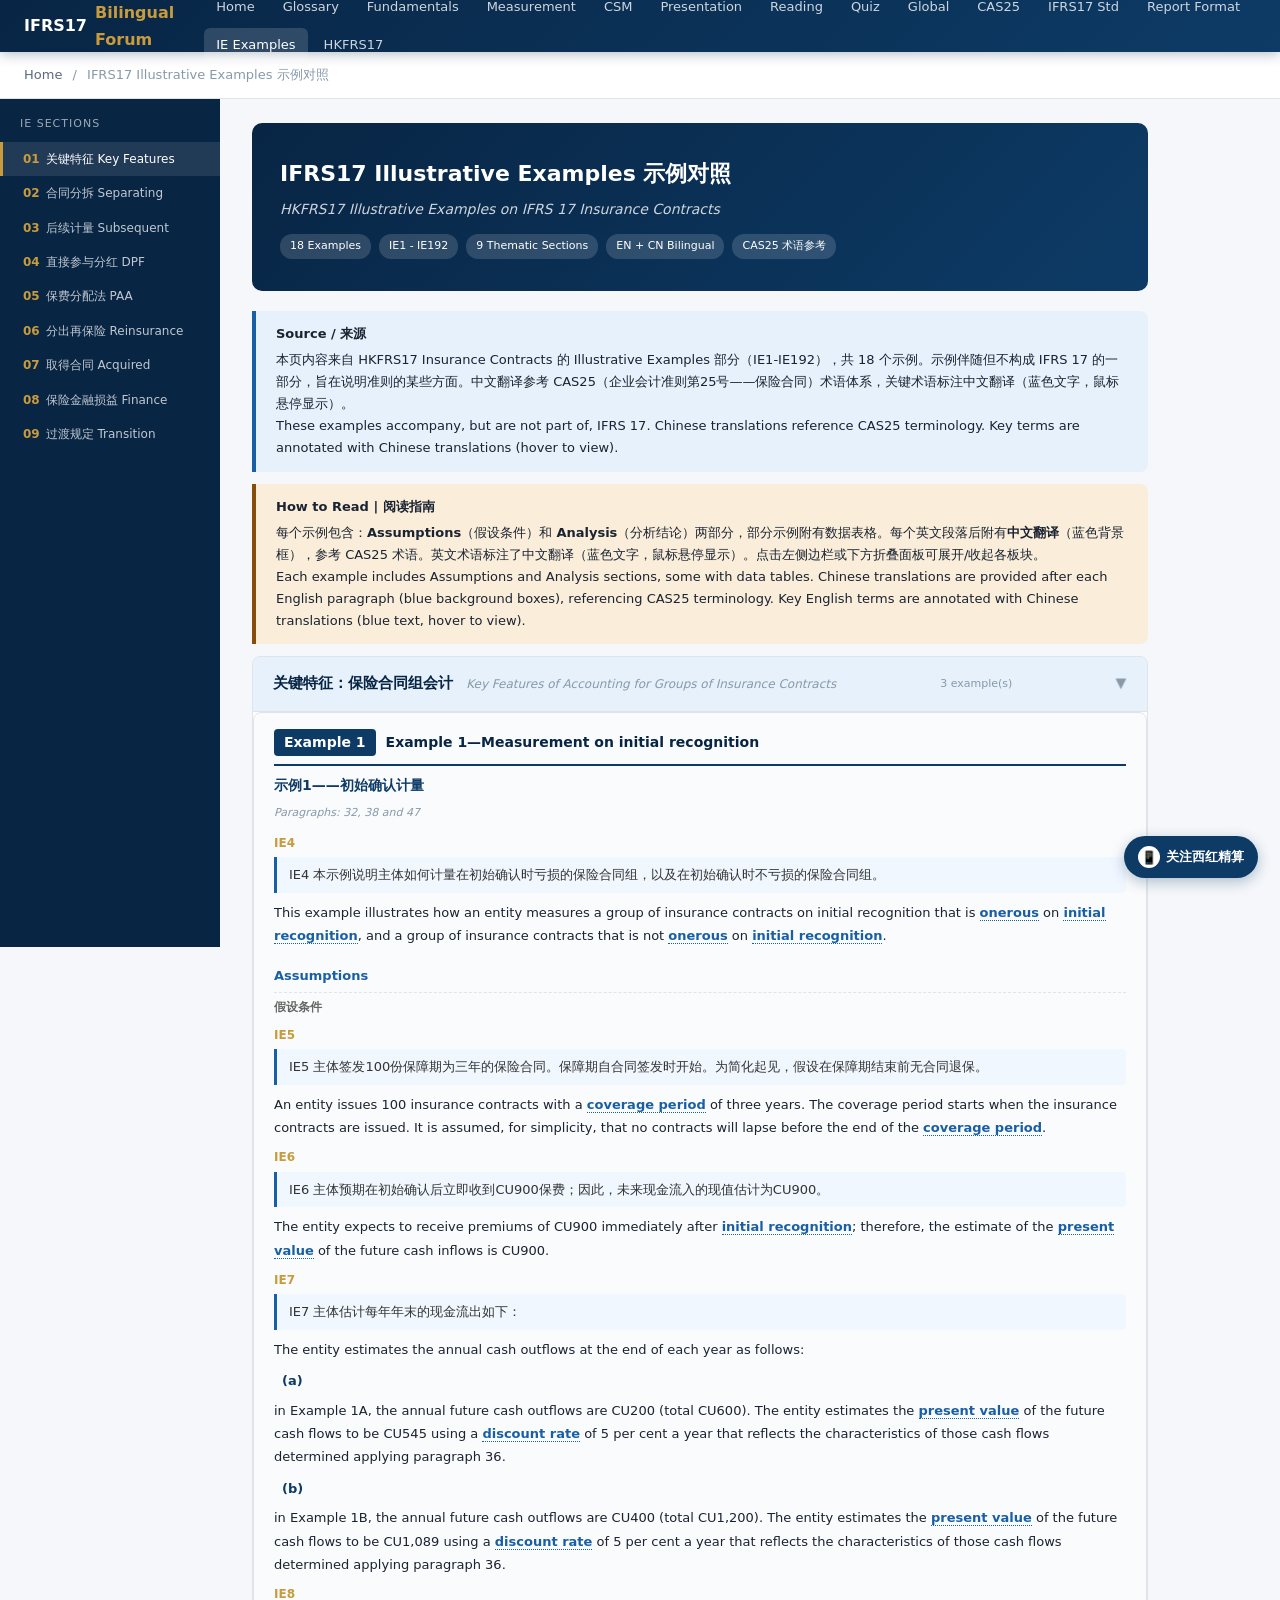
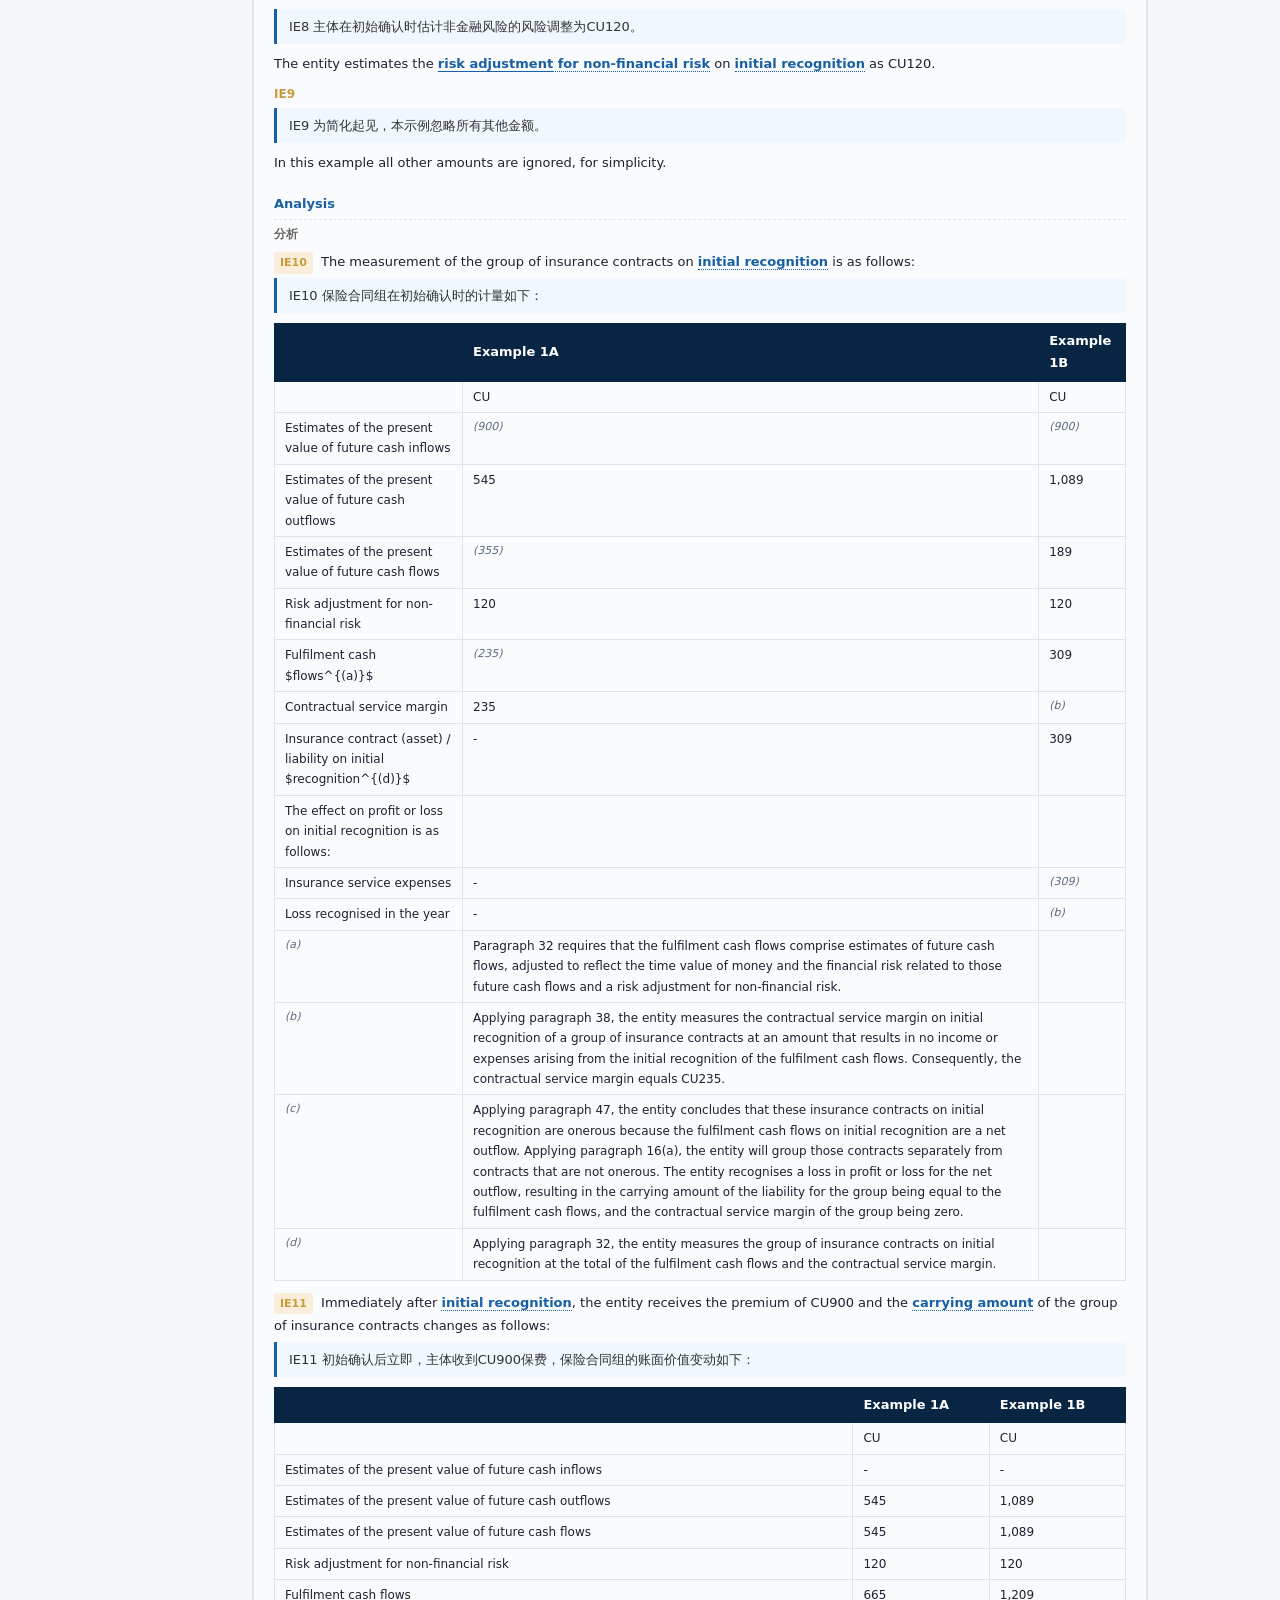
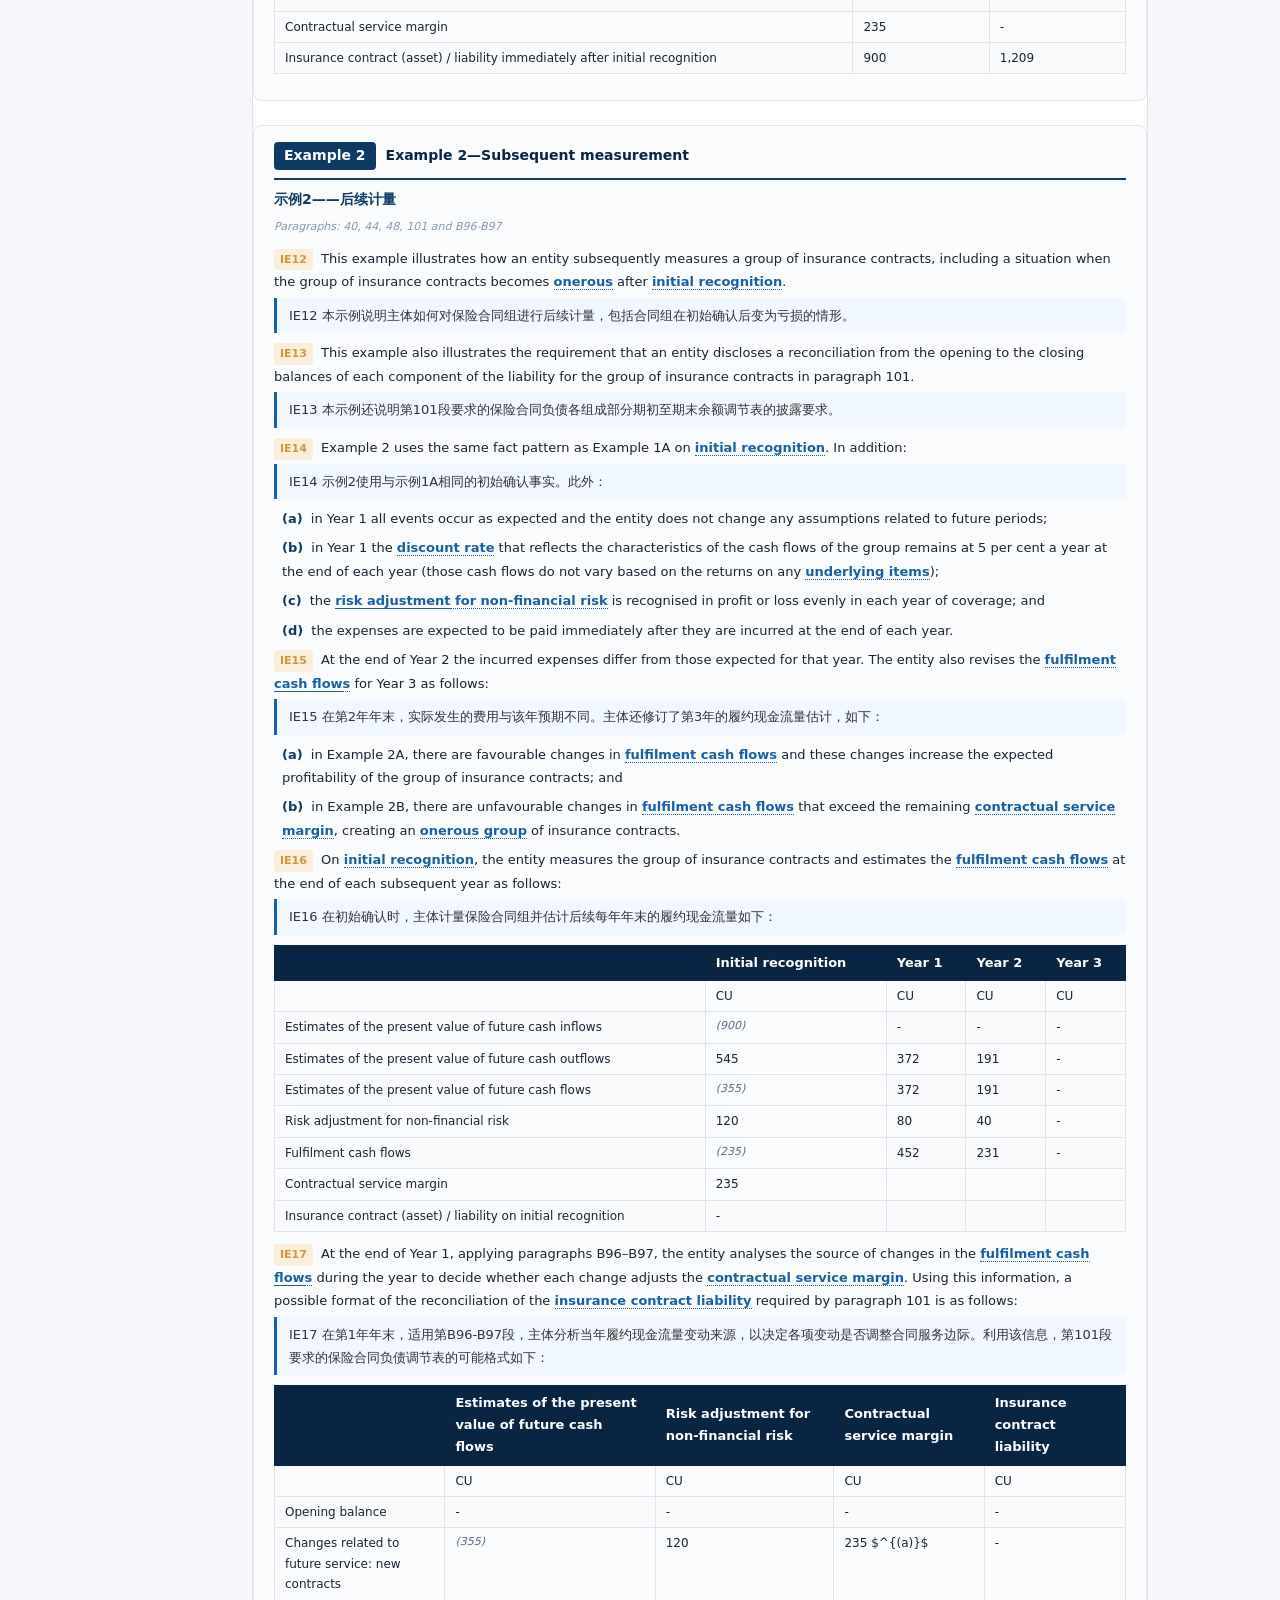
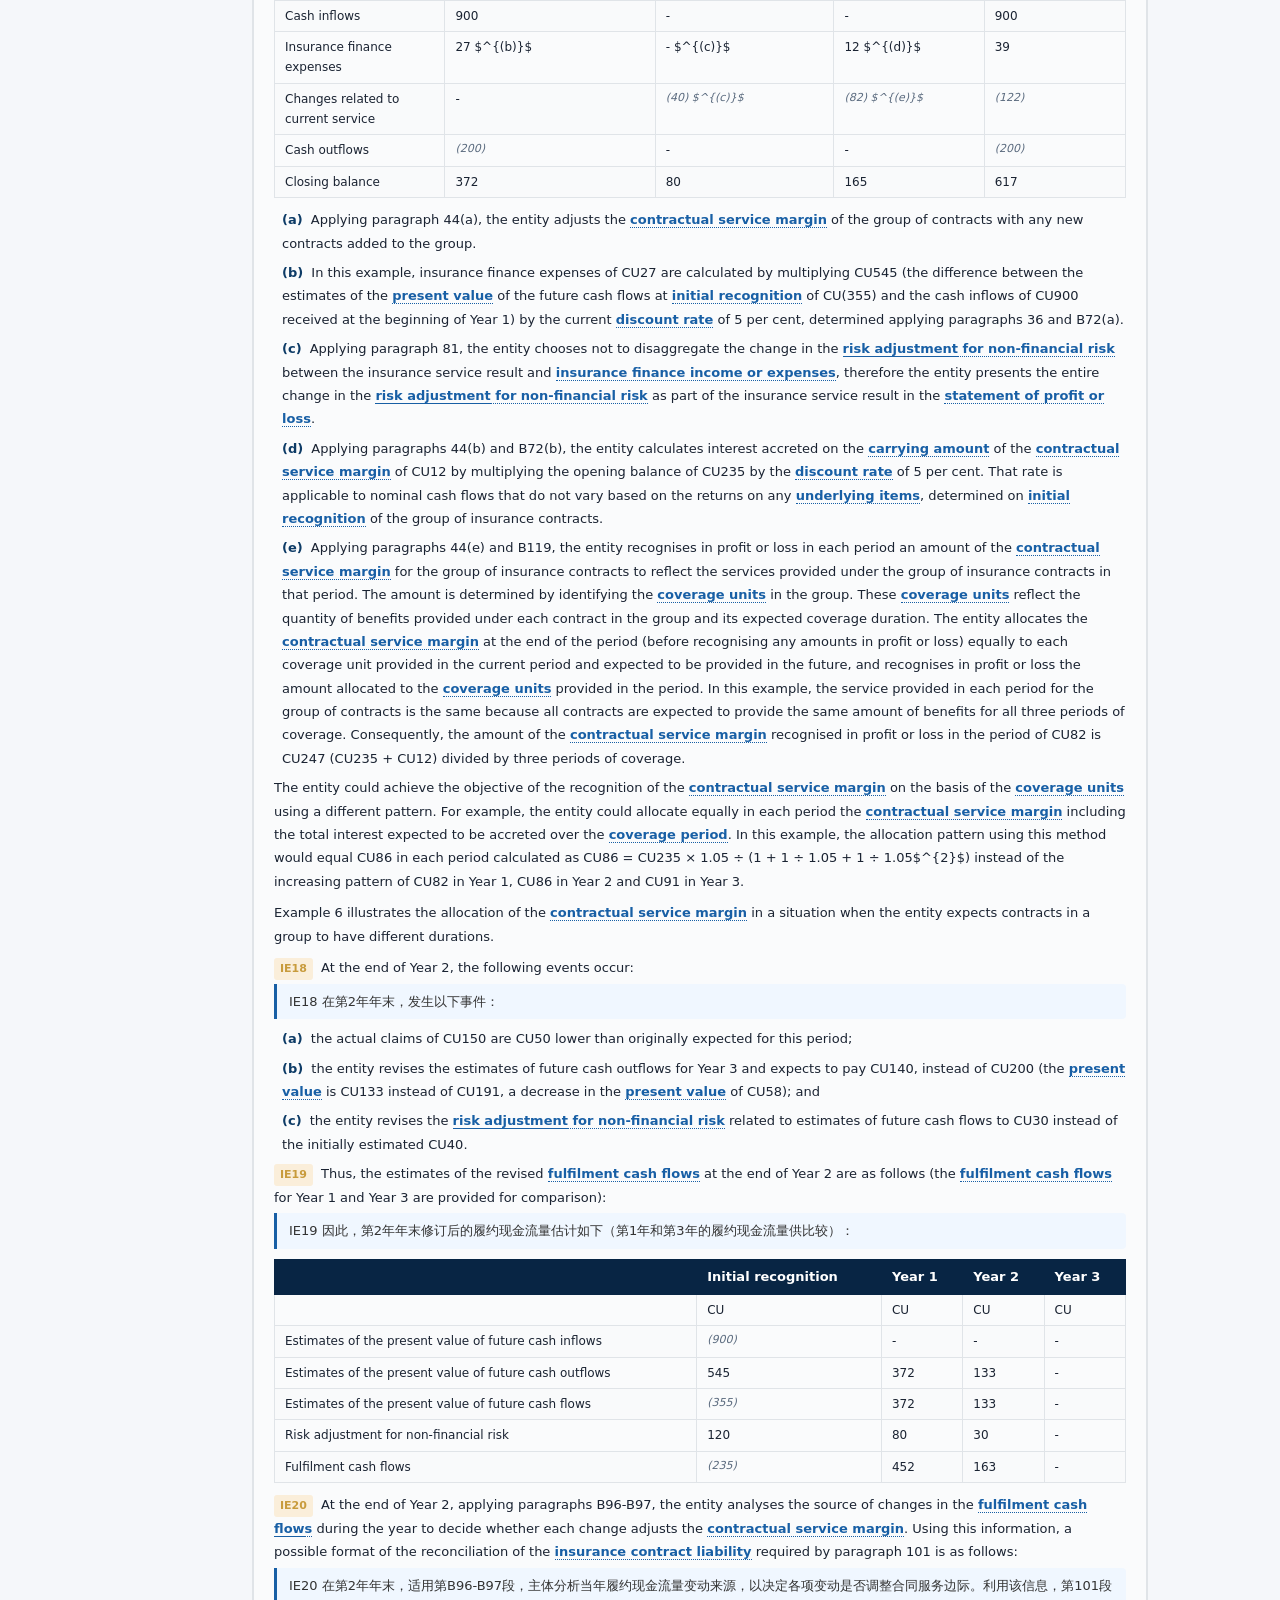
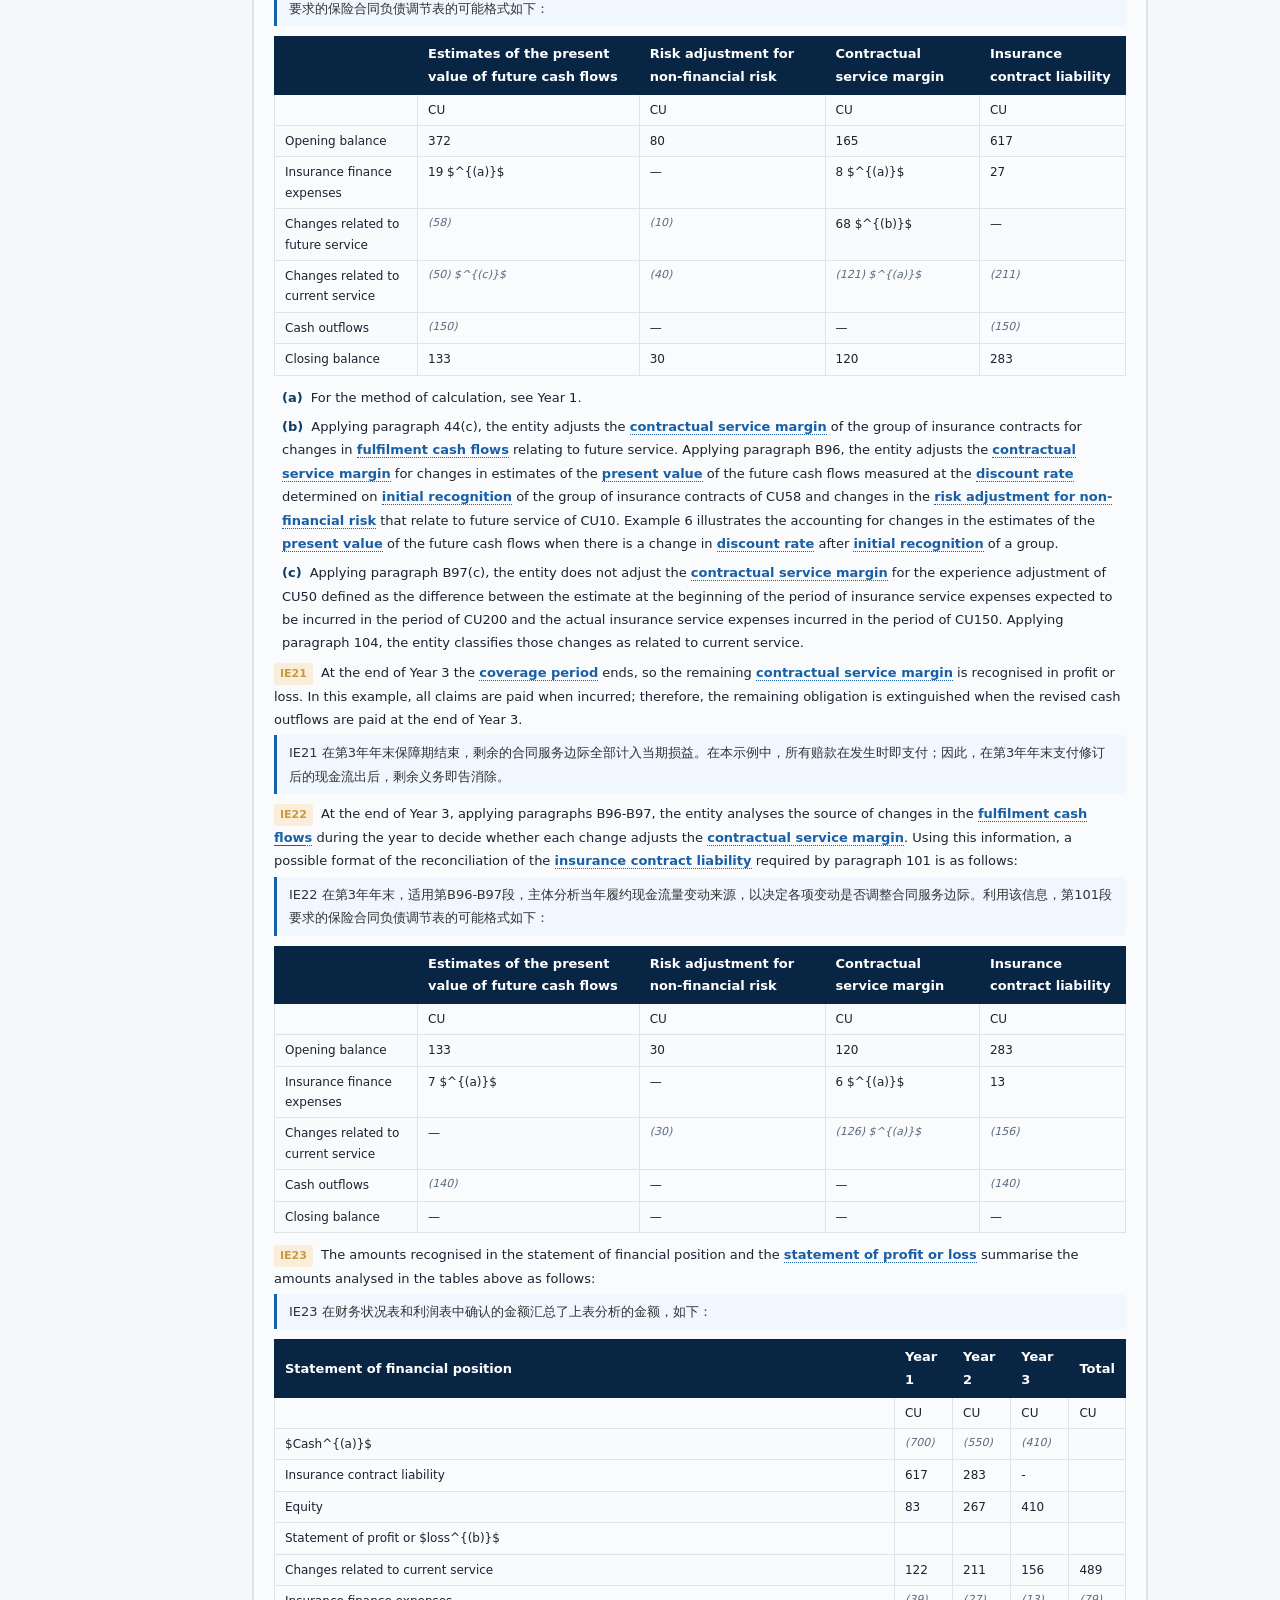
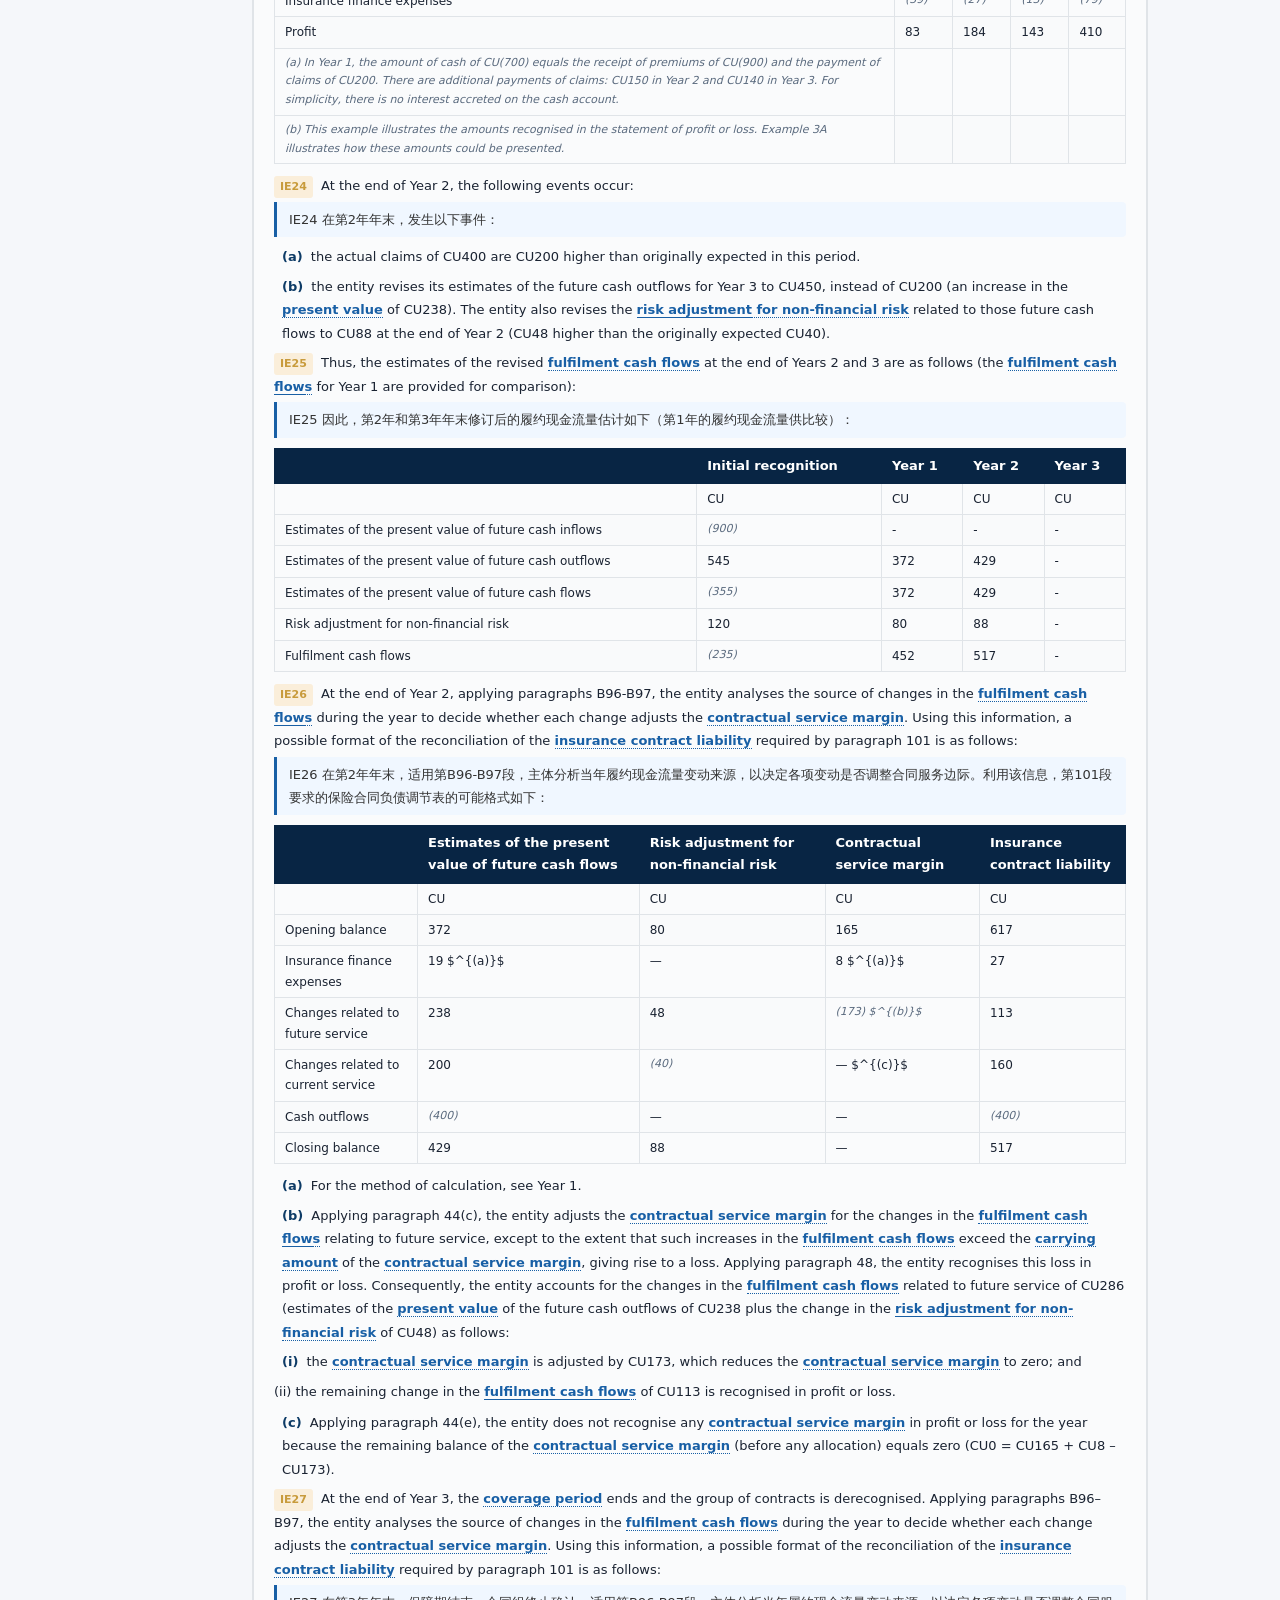
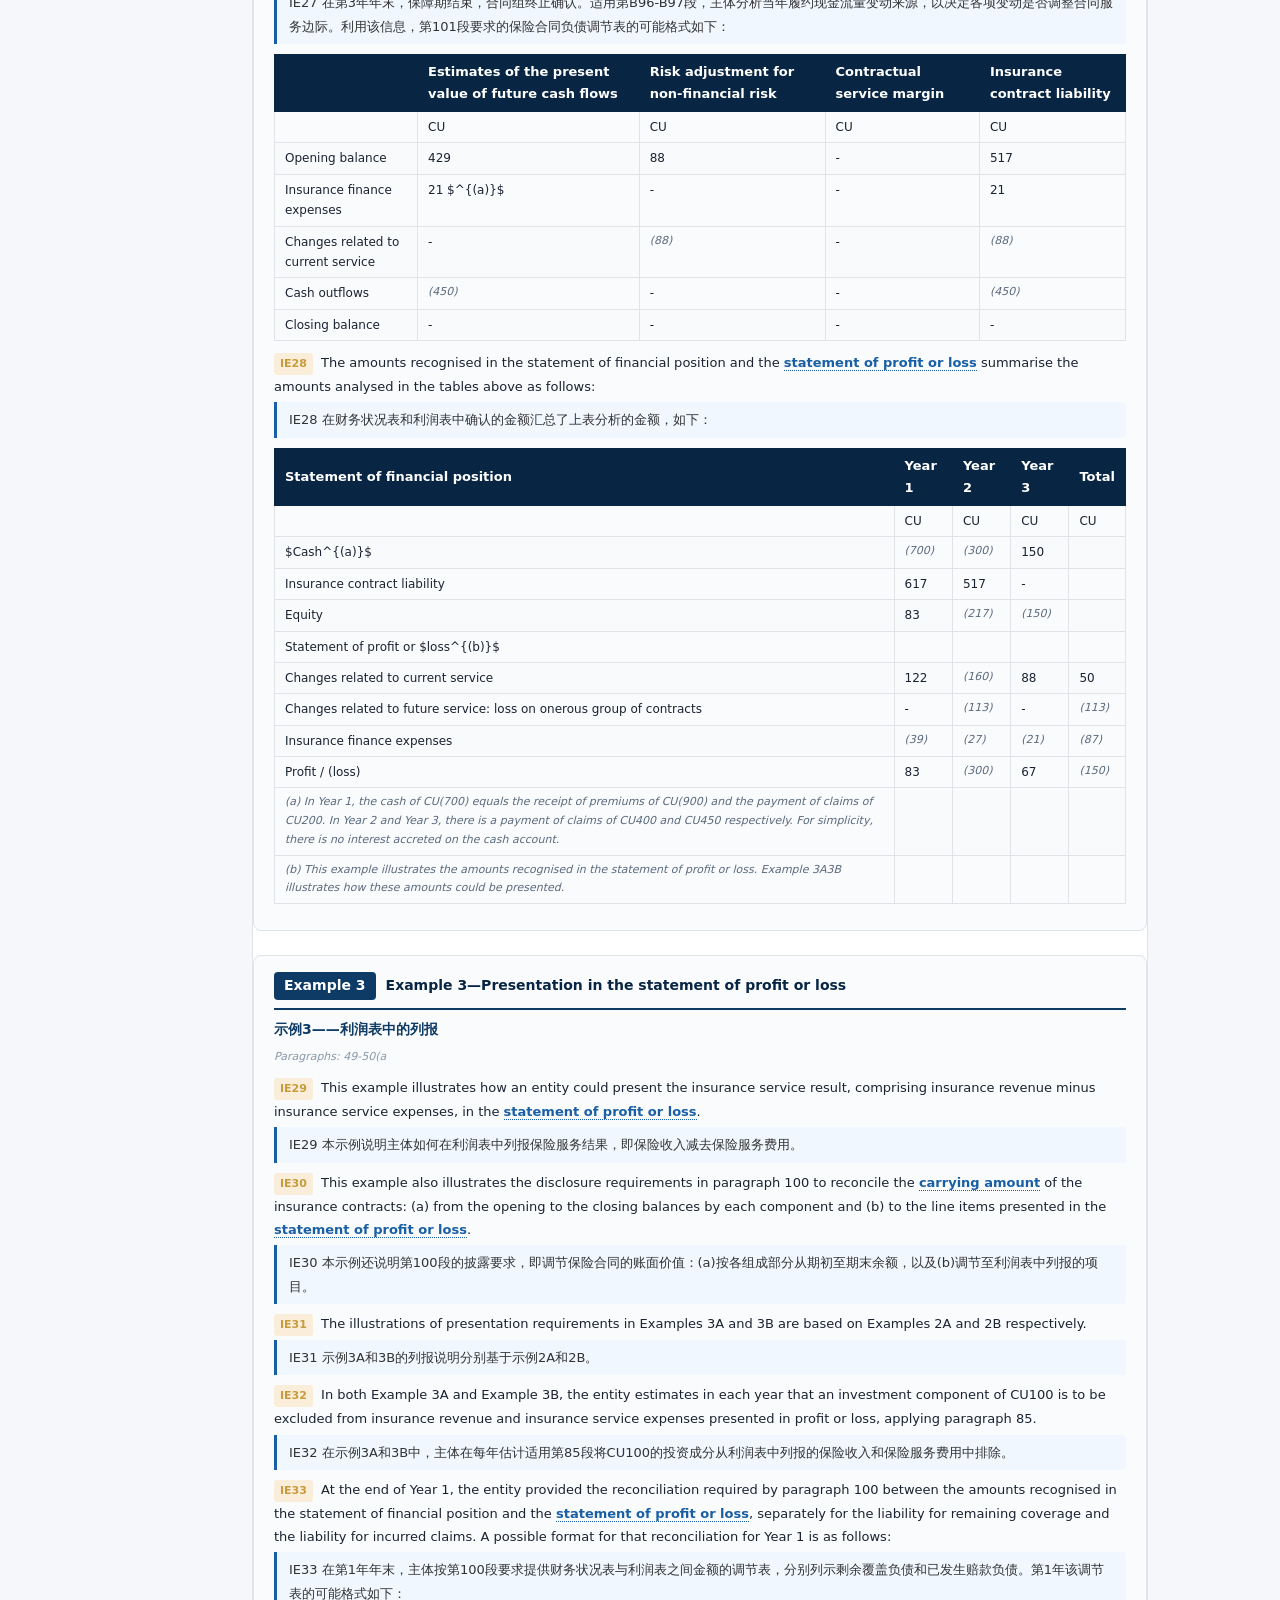
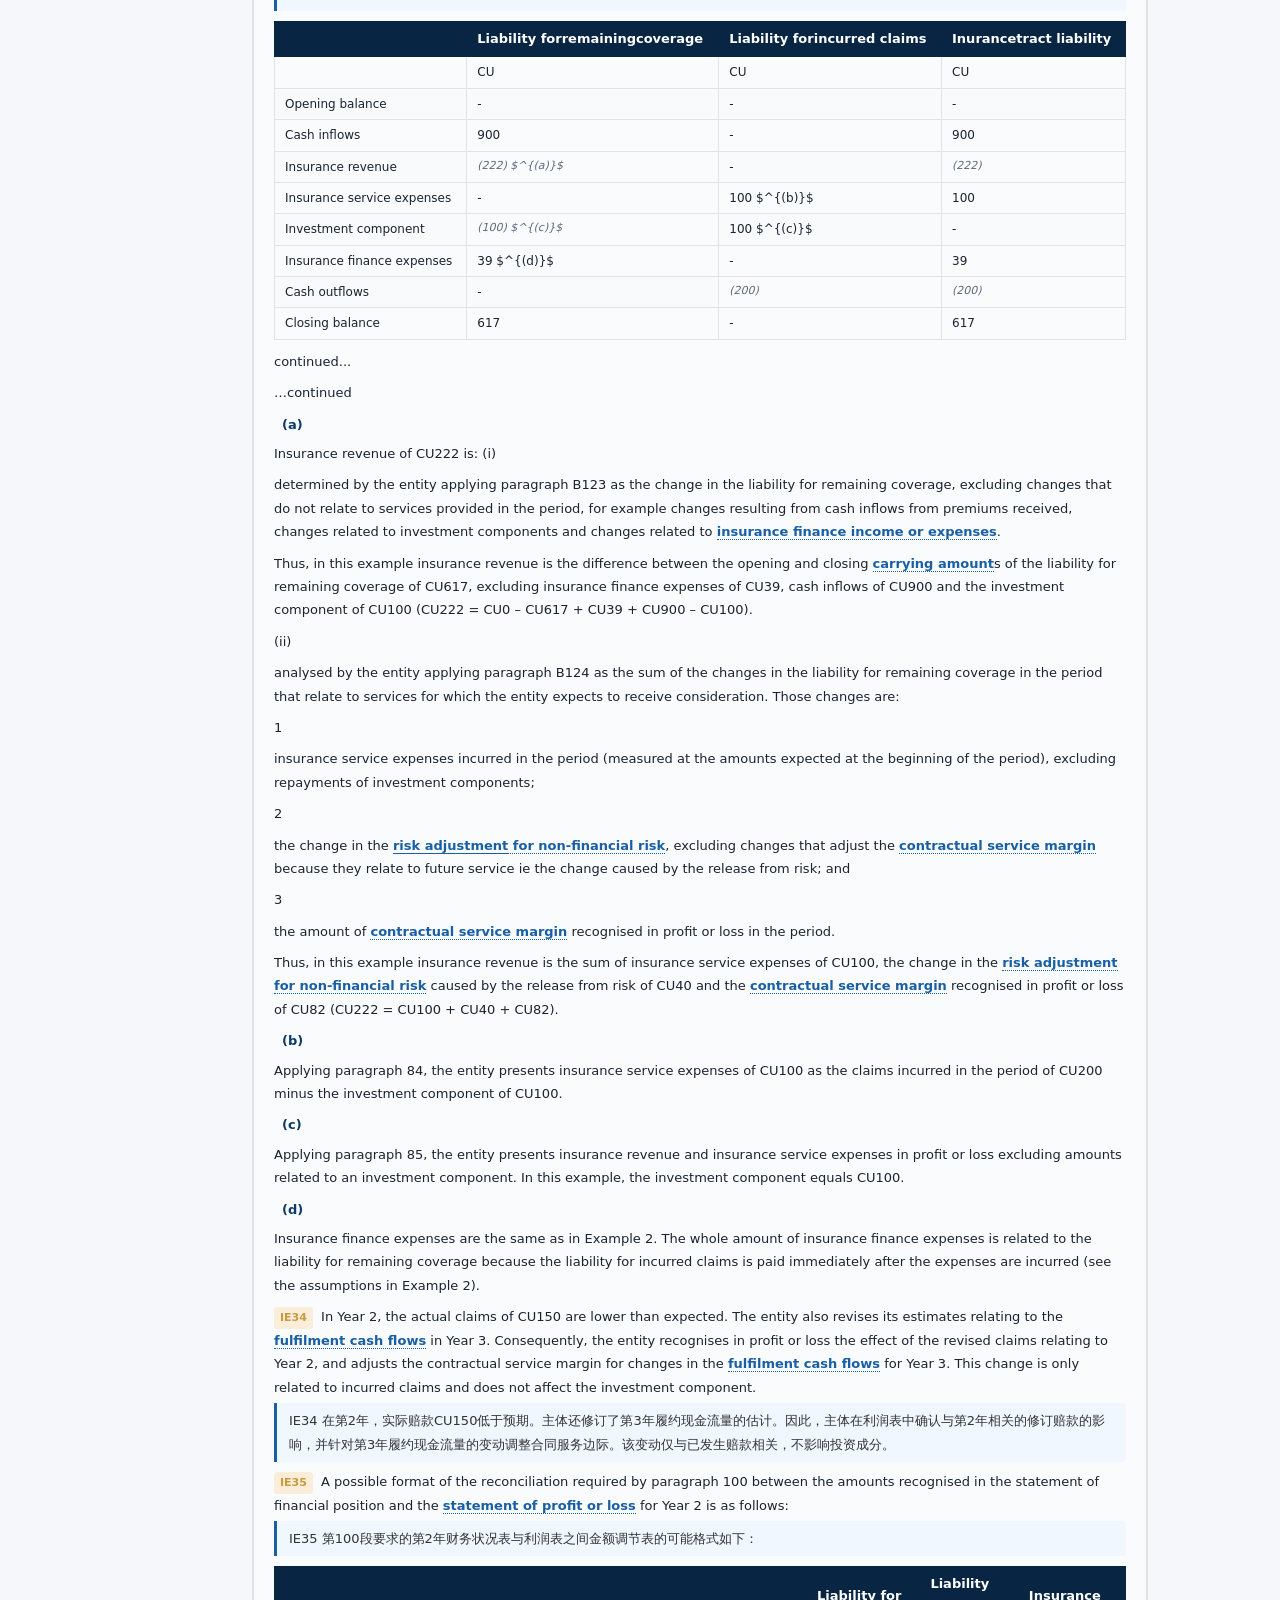
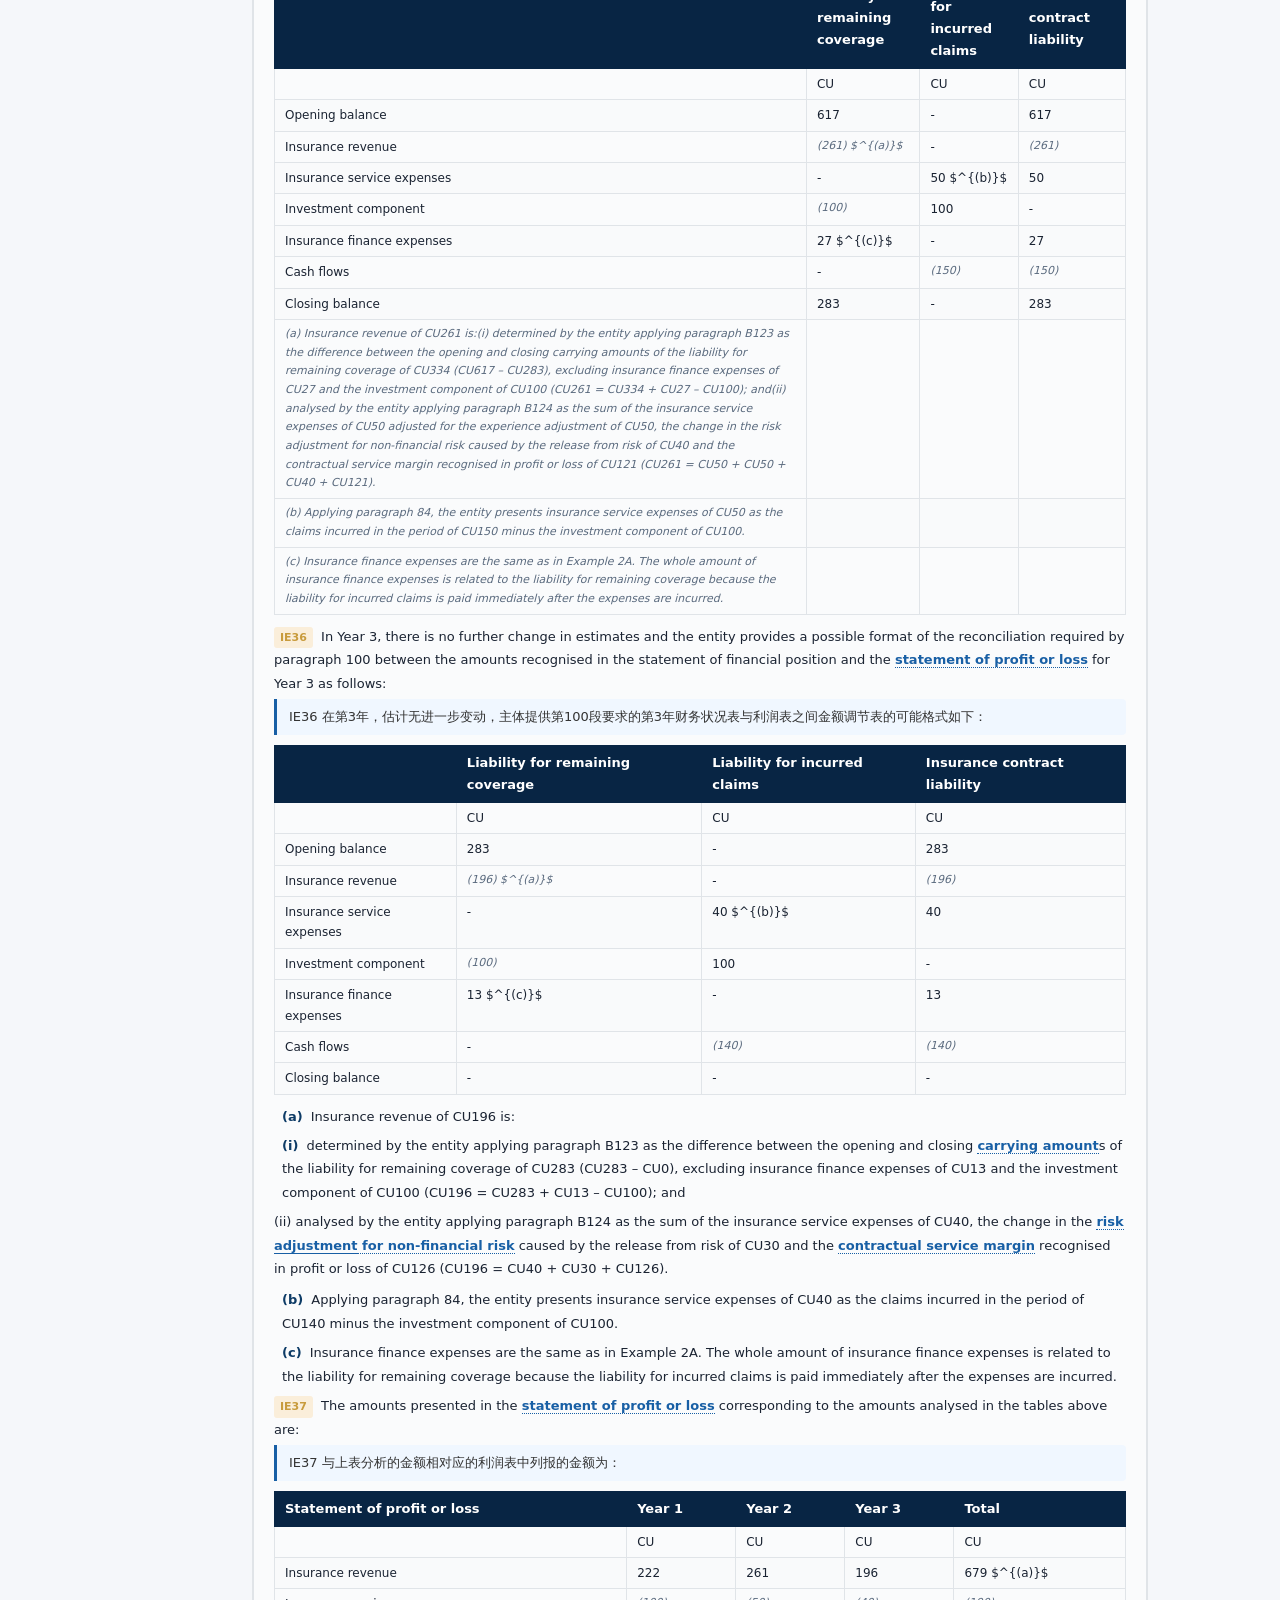
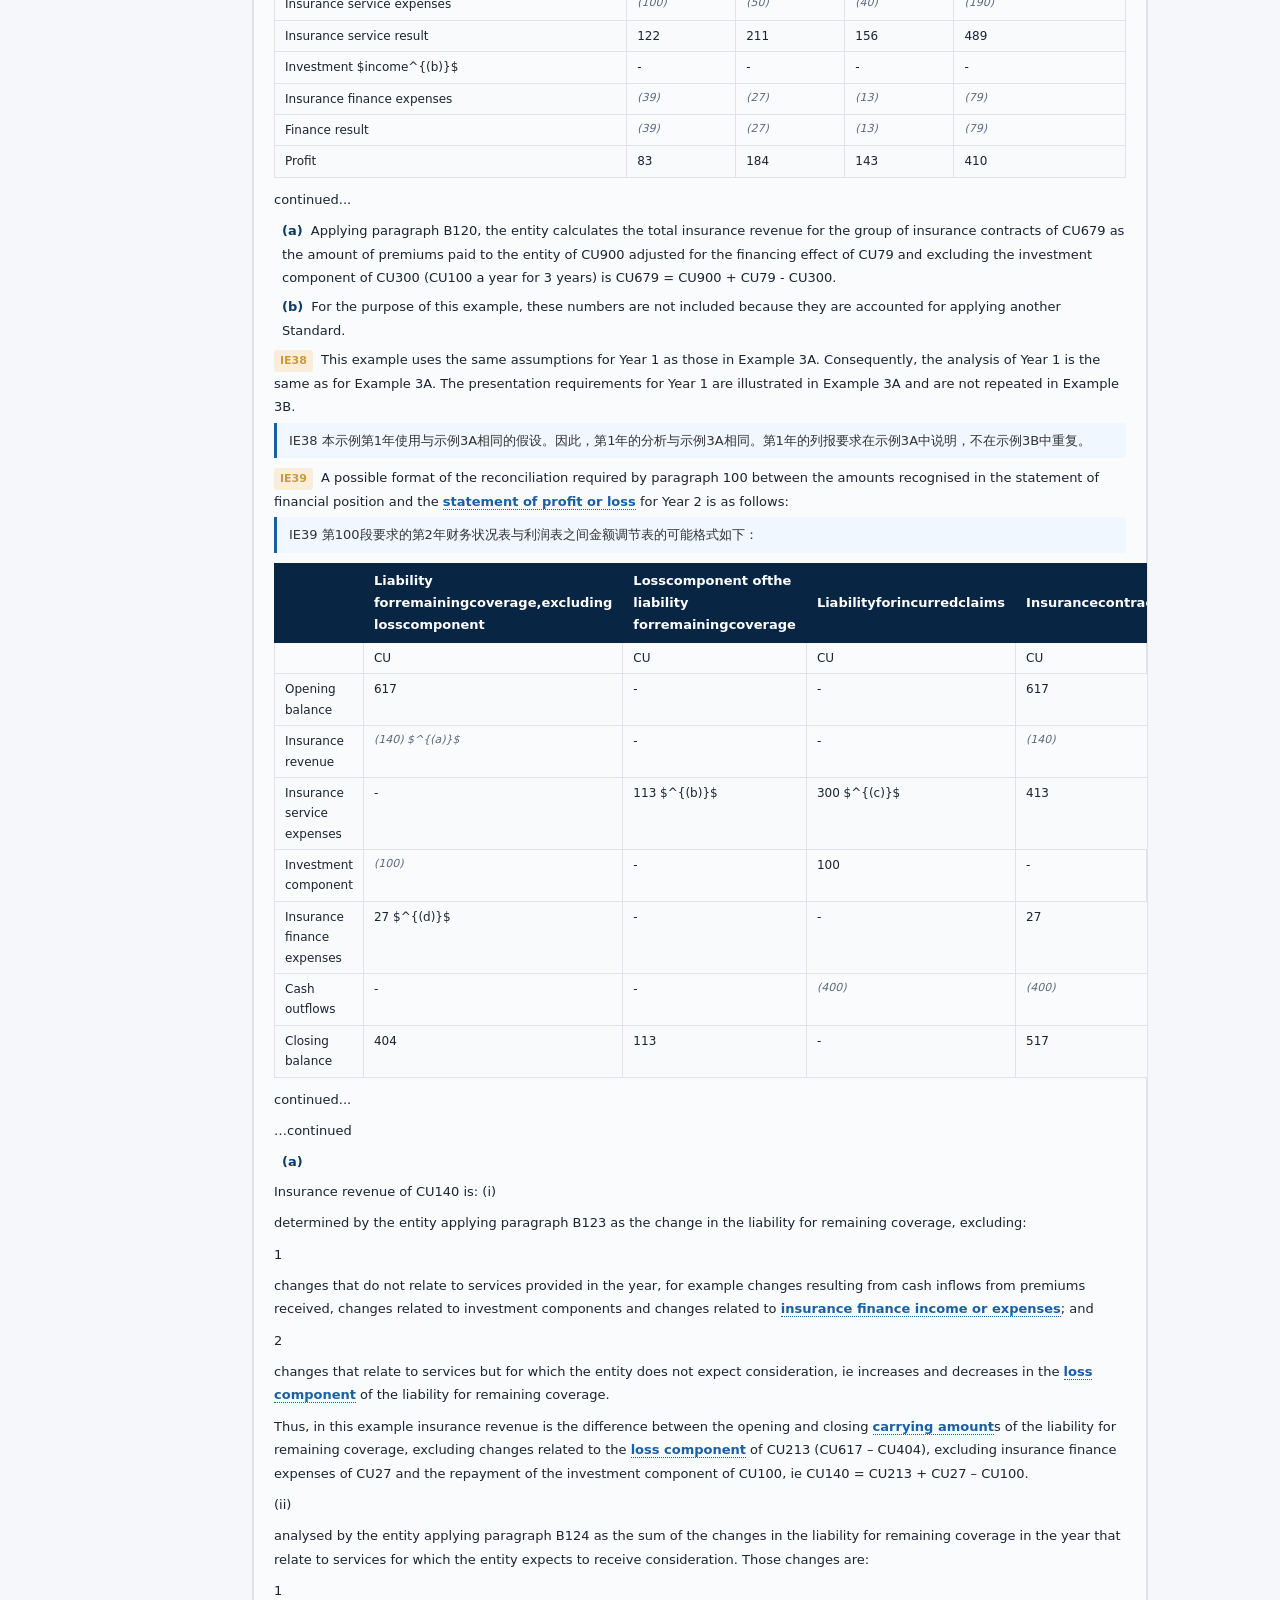
<file: 12-illustrative-examples.html>
<!DOCTYPE html>
<html lang="zh-CN">
<head>
<meta charset="UTF-8">
<meta name="viewport" content="width=device-width, initial-scale=1.0">
<title>IFRS17 Illustrative Examples | 示例中英文对照</title>
<link rel="stylesheet" href="style.css">
</head>
<body class="lang-bi">

<nav class="top-nav">
  <div class="brand">IFRS17 <span>Bilingual Forum</span></div>
  <div class="nav-links">
    <a href="index.html">Home</a>
    <a href="01-glossary.html">Glossary</a>
    <a href="02-fundamentals.html">Fundamentals</a>
    <a href="03-measurement.html">Measurement</a>
    <a href="04-csm.html">CSM</a>
    <a href="05-presentation.html">Presentation</a>
    <a href="06-reading.html">Reading</a>
    <a href="07-quiz.html">Quiz</a>
    <a href="08-global.html">Global</a>
    <a href="09-cas25-english.html">CAS25</a>
    <a href="10-ifrs17-chinese.html">IFRS17 Std</a>
    <a href="11-financial-statements.html">Report Format</a>
    <a href="12-illustrative-examples.html" class="active">IE Examples</a>
    <a href="13-hkfrs17.html">HKFRS17</a>
  </div>
</nav>

<div class="breadcrumb">
  <a href="index.html">Home</a> <span class="sep">/</span> IFRS17 Illustrative Examples 示例对照
</div>

<div class="std-progress"><div class="fill" id="progressFill"></div></div>

<div class="std-page">
  <div class="std-sidebar">
    <div class="sb-title">IE Sections</div>
    <a href="#sec1" class="active"><span class="num">01</span>关键特征 Key Features</a>
    <a href="#sec2"><span class="num">02</span>合同分拆 Separating</a>
    <a href="#sec3"><span class="num">03</span>后续计量 Subsequent</a>
    <a href="#sec4"><span class="num">04</span>直接参与分红 DPF</a>
    <a href="#sec5"><span class="num">05</span>保费分配法 PAA</a>
    <a href="#sec6"><span class="num">06</span>分出再保险 Reinsurance</a>
    <a href="#sec7"><span class="num">07</span>取得合同 Acquired</a>
    <a href="#sec8"><span class="num">08</span>保险金融损益 Finance</a>
    <a href="#sec9"><span class="num">09</span>过渡规定 Transition</a>
  </div>

  <div class="std-main">
    <div class="std-hero">
      <h1>IFRS17 Illustrative Examples 示例对照</h1>
      <div class="en-h1">HKFRS17 Illustrative Examples on IFRS 17 Insurance Contracts</div>
      <div class="std-tags">
        <span class="std-tag">18 Examples</span>
        <span class="std-tag">IE1 - IE192</span>
        <span class="std-tag">9 Thematic Sections</span>
        <span class="std-tag">EN + CN Bilingual</span>
        <span class="std-tag">CAS25 术语参考</span>
      </div>
    </div>

    <div class="callout info">
      <div class="title">Source / 来源</div>
      <p>本页内容来自 HKFRS17 Insurance Contracts 的 Illustrative Examples 部分（IE1-IE192），共 18 个示例。示例伴随但不构成 IFRS 17 的一部分，旨在说明准则的某些方面。中文翻译参考 CAS25（企业会计准则第25号——保险合同）术语体系，关键术语标注中文翻译（蓝色文字，鼠标悬停显示）。<br>These examples accompany, but are not part of, IFRS 17. Chinese translations reference CAS25 terminology. Key terms are annotated with Chinese translations (hover to view).</p>
    </div>

    <div class="callout warning">
      <div class="title">How to Read | 阅读指南</div>
      <p>每个示例包含：<strong>Assumptions</strong>（假设条件）和 <strong>Analysis</strong>（分析结论）两部分，部分示例附有数据表格。每个英文段落后附有<strong>中文翻译</strong>（蓝色背景框），参考 CAS25 术语。英文术语标注了中文翻译（蓝色文字，鼠标悬停显示）。点击左侧边栏或下方折叠面板可展开/收起各板块。<br>Each example includes Assumptions and Analysis sections, some with data tables. Chinese translations are provided after each English paragraph (blue background boxes), referencing CAS25 terminology. Key English terms are annotated with Chinese translations (blue text, hover to view).</p>
    </div>

<div class="chapter" id="sec1">
<div class="chapter-head" onclick="toggleChapter(this)">
<div class="ch-title">关键特征：保险合同组会计 <span class="en">Key Features of Accounting for Groups of Insurance Contracts</span></div>
<div class="ch-meta">3 example(s)</div>
<span class="ch-arrow">▶</span>
</div>
<div class="chapter-body">
<div class="ie-example" id="ex1">
<div class="ie-ex-header"><span class="ie-ex-num">Example 1</span><span class="ie-ex-title">Example 1—Measurement on initial recognition</span></div>
<div class="ie-ex-title-cn">示例1——初始确认计量</div>
<div class="ie-ex-para">Paragraphs: 32, 38  and 47</div>
<div class="ie-num-line">IE4</div>
<p class="ie-cn">IE4 本示例说明主体如何计量在初始确认时亏损的保险合同组，以及在初始确认时不亏损的保险合同组。</p>
<p class="ie-text">This example illustrates how an entity measures a group of insurance contracts on initial  recognition that is <span class="ie-term" data-cn="亏损的">onerous</span> on <span class="ie-term" data-cn="初始确认">initial recognition</span>, and a group of insurance contracts that is not  <span class="ie-term" data-cn="亏损的">onerous</span> on <span class="ie-term" data-cn="初始确认">initial recognition</span>.</p>
<div class="ie-subhead">Assumptions</div>
<div class="ie-subhead-cn">假设条件</div>
<div class="ie-num-line">IE5</div>
<p class="ie-cn">IE5 主体签发100份保障期为三年的保险合同。保障期自合同签发时开始。为简化起见，假设在保障期结束前无合同退保。</p>
<p class="ie-text">An entity issues 100 insurance contracts with a <span class="ie-term" data-cn="保障期">coverage period</span> of three years. The coverage  period starts when the insurance contracts are issued. It is assumed, for simplicity, that no  contracts will lapse before the end of the <span class="ie-term" data-cn="保障期">coverage period</span>.</p>
<div class="ie-num-line">IE6</div>
<p class="ie-cn">IE6 主体预期在初始确认后立即收到CU900保费；因此，未来现金流入的现值估计为CU900。</p>
<p class="ie-text">The entity expects to receive premiums of CU900 immediately after <span class="ie-term" data-cn="初始确认">initial recognition</span>; therefore, the estimate of the <span class="ie-term" data-cn="现值">present value</span> of the future cash inflows is CU900.</p>
<div class="ie-num-line">IE7</div>
<p class="ie-cn">IE7 主体估计每年年末的现金流出如下：</p>
<p class="ie-text">The entity estimates the annual cash outflows at the end of each year as follows:</p>
<p class="ie-item"><span class="ie-letter">(a)</span> </p>
<p class="ie-text">in Example 1A, the annual future cash outflows are CU200 (total CU600). The entity  estimates the <span class="ie-term" data-cn="现值">present value</span> of the future cash flows to be CU545 using a <span class="ie-term" data-cn="折现率">discount rate</span>  of 5 per cent a year that reflects the characteristics of those cash flows determined  applying paragraph 36.</p>
<p class="ie-item"><span class="ie-letter">(b)</span> </p>
<p class="ie-text">in Example 1B, the annual future cash outflows are CU400 (total CU1,200). The entity  estimates the <span class="ie-term" data-cn="现值">present value</span> of the future cash flows to be CU1,089 using a <span class="ie-term" data-cn="折现率">discount rate</span>  of 5 per cent a year that reflects the characteristics of those cash flows determined  applying paragraph 36.</p>
<div class="ie-num-line">IE8</div>
<p class="ie-cn">IE8 主体在初始确认时估计非金融风险的风险调整为CU120。</p>
<p class="ie-text">The entity estimates the <span class="ie-term" data-cn="非金融风险风险调整"><span class="ie-term" data-cn="风险调整">risk adjustment</span> for non-financial risk</span> on <span class="ie-term" data-cn="初始确认">initial recognition</span> as CU120.</p>
<div class="ie-num-line">IE9</div>
<p class="ie-cn">IE9 为简化起见，本示例忽略所有其他金额。</p>
<p class="ie-text">In this example all other amounts are ignored, for simplicity.</p>
<div class="ie-subhead">Analysis</div>
<div class="ie-subhead-cn">分析</div>
<p class="ie-para"><span class="ie-num">IE10</span> The measurement of the group of insurance contracts on <span class="ie-term" data-cn="初始确认">initial recognition</span> is as follows:</p>
<p class="ie-cn">IE10 保险合同组在初始确认时的计量如下：</p>
<table class="ie-table">
<thead><tr><th></th><th>Example 1A</th><th>Example 1B</th></tr></thead><tbody>
<tr><td></td><td>CU</td><td>CU</td></tr>
<tr><td>Estimates of the present value of future cash inflows</td><td class="ie-footnote">(900)</td><td class="ie-footnote">(900)</td></tr>
<tr><td>Estimates of the present value of future cash outflows</td><td>545</td><td>1,089</td></tr>
<tr><td>Estimates of the present value of future cash flows</td><td class="ie-footnote">(355)</td><td>189</td></tr>
<tr><td>Risk adjustment for non-financial risk</td><td>120</td><td>120</td></tr>
<tr><td>Fulfilment cash $flows^{(a)}$</td><td class="ie-footnote">(235)</td><td>309</td></tr>
<tr><td>Contractual service margin</td><td>235</td><td class="ie-footnote">(b)</td></tr>
<tr><td>Insurance contract (asset) / liability on initial $recognition^{(d)}$</td><td>-</td><td>309</td></tr>
<tr><td>The effect on profit or loss on initial recognition is as follows:</td><td></td><td></td></tr>
<tr><td>Insurance service expenses</td><td>-</td><td class="ie-footnote">(309)</td></tr>
<tr><td>Loss recognised in the year</td><td>-</td><td class="ie-footnote">(b)</td></tr>
<tr><td class="ie-footnote">(a)</td><td>Paragraph 32 requires that the fulfilment cash flows comprise estimates of future cash flows, adjusted to reflect the time value of money and the financial risk related to those future cash flows and a risk adjustment for non-financial risk.</td><td></td></tr>
<tr><td class="ie-footnote">(b)</td><td>Applying paragraph 38, the entity measures the contractual service margin on initial recognition of a group of insurance contracts at an amount that results in no income or expenses arising from the initial recognition of the fulfilment cash flows. Consequently, the contractual service margin equals CU235.</td><td></td></tr>
<tr><td class="ie-footnote">(c)</td><td>Applying paragraph 47, the entity concludes that these insurance contracts on initial recognition are onerous because the fulfilment cash flows on initial recognition are a net outflow. Applying paragraph 16(a), the entity will group those contracts separately from contracts that are not onerous. The entity recognises a loss in profit or loss for the net outflow, resulting in the carrying amount of the liability for the group being equal to the fulfilment cash flows, and the contractual service margin of the group being zero.</td><td></td></tr>
<tr><td class="ie-footnote">(d)</td><td>Applying paragraph 32, the entity measures the group of insurance contracts on initial recognition at the total of the fulfilment cash flows and the contractual service margin.</td><td></td></tr>
</tbody></table>

<p class="ie-para"><span class="ie-num">IE11</span> Immediately after <span class="ie-term" data-cn="初始确认">initial recognition</span>, the entity receives the premium of CU900 and the <span class="ie-term" data-cn="账面价值">carrying amount</span> of the group of insurance contracts changes as follows:</p>
<p class="ie-cn">IE11 初始确认后立即，主体收到CU900保费，保险合同组的账面价值变动如下：</p>
<table class="ie-table">
<thead><tr><th></th><th>Example 1A</th><th>Example 1B</th></tr></thead><tbody>
<tr><td></td><td>CU</td><td>CU</td></tr>
<tr><td>Estimates of the present value of future cash inflows</td><td>-</td><td>-</td></tr>
<tr><td>Estimates of the present value of future cash outflows</td><td>545</td><td>1,089</td></tr>
<tr><td>Estimates of the present value of future cash flows</td><td>545</td><td>1,089</td></tr>
<tr><td>Risk adjustment for non-financial risk</td><td>120</td><td>120</td></tr>
<tr><td>Fulfilment cash flows</td><td>665</td><td>1,209</td></tr>
<tr><td>Contractual service margin</td><td>235</td><td>-</td></tr>
<tr><td>Insurance contract (asset) / liability immediately after initial recognition</td><td>900</td><td>1,209</td></tr>
</tbody></table>

</div>
<div class="ie-example" id="ex2">
<div class="ie-ex-header"><span class="ie-ex-num">Example 2</span><span class="ie-ex-title">Example 2—Subsequent measurement</span></div>
<div class="ie-ex-title-cn">示例2——后续计量</div>
<div class="ie-ex-para">Paragraphs: 40, 44, 48, 101 and B96-B97</div>
<p class="ie-para"><span class="ie-num">IE12</span> This example illustrates how an entity subsequently measures a group of insurance contracts, including a situation when the group of insurance contracts becomes <span class="ie-term" data-cn="亏损的">onerous</span> after <span class="ie-term" data-cn="初始确认">initial recognition</span>.</p>
<p class="ie-cn">IE12 本示例说明主体如何对保险合同组进行后续计量，包括合同组在初始确认后变为亏损的情形。</p>
<p class="ie-para"><span class="ie-num">IE13</span> This example also illustrates the requirement that an entity discloses a reconciliation from the opening to the closing balances of each component of the liability for the group of insurance contracts in paragraph 101.</p>
<p class="ie-cn">IE13 本示例还说明第101段要求的保险合同负债各组成部分期初至期末余额调节表的披露要求。</p>
<p class="ie-para"><span class="ie-num">IE14</span> Example 2 uses the same fact pattern as Example 1A on <span class="ie-term" data-cn="初始确认">initial recognition</span>. In addition:</p>
<p class="ie-cn">IE14 示例2使用与示例1A相同的初始确认事实。此外：</p>
<p class="ie-item"><span class="ie-letter">(a)</span> in Year 1 all events occur as expected and the entity does not change any assumptions related to future periods;</p>
<p class="ie-item"><span class="ie-letter">(b)</span> in Year 1 the <span class="ie-term" data-cn="折现率">discount rate</span> that reflects the characteristics of the cash flows of the group remains at 5 per cent a year at the end of each year (those cash flows do not vary based on the returns on any <span class="ie-term" data-cn="基础项目">underlying items</span>);</p>
<p class="ie-item"><span class="ie-letter">(c)</span> the <span class="ie-term" data-cn="非金融风险风险调整"><span class="ie-term" data-cn="风险调整">risk adjustment</span> for non-financial risk</span> is recognised in profit or loss evenly in each year of coverage; and</p>
<p class="ie-item"><span class="ie-letter">(d)</span> the expenses are expected to be paid immediately after they are incurred at the end of each year.</p>
<p class="ie-para"><span class="ie-num">IE15</span> At the end of Year 2 the incurred expenses differ from those expected for that year. The entity also revises the <span class="ie-term" data-cn="履约现金流量"><span class="ie-term" data-cn="履约现金流量">fulfilment cash flow</span>s</span> for Year 3 as follows:</p>
<p class="ie-cn">IE15 在第2年年末，实际发生的费用与该年预期不同。主体还修订了第3年的履约现金流量估计，如下：</p>
<p class="ie-item"><span class="ie-letter">(a)</span> in Example 2A, there are favourable changes in <span class="ie-term" data-cn="履约现金流量"><span class="ie-term" data-cn="履约现金流量">fulfilment cash flow</span>s</span> and these changes increase the expected profitability of the group of insurance contracts; and</p>
<p class="ie-item"><span class="ie-letter">(b)</span> in Example 2B, there are unfavourable changes in <span class="ie-term" data-cn="履约现金流量"><span class="ie-term" data-cn="履约现金流量">fulfilment cash flow</span>s</span> that exceed the remaining <span class="ie-term" data-cn="合同服务边际">contractual service margin</span>, creating an <span class="ie-term" data-cn="亏损组"><span class="ie-term" data-cn="亏损的">onerous</span> group</span> of insurance contracts.</p>
<p class="ie-para"><span class="ie-num">IE16</span> On <span class="ie-term" data-cn="初始确认">initial recognition</span>, the entity measures the group of insurance contracts and estimates the <span class="ie-term" data-cn="履约现金流量"><span class="ie-term" data-cn="履约现金流量">fulfilment cash flow</span>s</span> at the end of each subsequent year as follows:</p>
<p class="ie-cn">IE16 在初始确认时，主体计量保险合同组并估计后续每年年末的履约现金流量如下：</p>
<table class="ie-table">
<thead><tr><th></th><th>Initial recognition</th><th>Year 1</th><th>Year 2</th><th>Year 3</th></tr></thead><tbody>
<tr><td></td><td>CU</td><td>CU</td><td>CU</td><td>CU</td></tr>
<tr><td>Estimates of the present value of future cash inflows</td><td class="ie-footnote">(900)</td><td>-</td><td>-</td><td>-</td></tr>
<tr><td>Estimates of the present value of future cash outflows</td><td>545</td><td>372</td><td>191</td><td>-</td></tr>
<tr><td>Estimates of the present value of future cash flows</td><td class="ie-footnote">(355)</td><td>372</td><td>191</td><td>-</td></tr>
<tr><td>Risk adjustment for non-financial risk</td><td>120</td><td>80</td><td>40</td><td>-</td></tr>
<tr><td>Fulfilment cash flows</td><td class="ie-footnote">(235)</td><td>452</td><td>231</td><td>-</td></tr>
<tr><td>Contractual service margin</td><td>235</td><td></td><td></td><td></td></tr>
<tr><td>Insurance contract (asset) / liability on initial recognition</td><td>-</td><td></td><td></td><td></td></tr>
</tbody></table>

<p class="ie-para"><span class="ie-num">IE17</span> At the end of Year 1, applying paragraphs B96–B97, the entity analyses the source of changes in the <span class="ie-term" data-cn="履约现金流量"><span class="ie-term" data-cn="履约现金流量">fulfilment cash flow</span>s</span> during the year to decide whether each change adjusts the <span class="ie-term" data-cn="合同服务边际">contractual service margin</span>. Using this information, a possible format of the reconciliation of the <span class="ie-term" data-cn="保险合同负债">insurance contract liability</span> required by paragraph 101 is as follows:</p>
<p class="ie-cn">IE17 在第1年年末，适用第B96-B97段，主体分析当年履约现金流量变动来源，以决定各项变动是否调整合同服务边际。利用该信息，第101段要求的保险合同负债调节表的可能格式如下：</p>
<table class="ie-table">
<thead><tr><th></th><th>Estimates of the present value of future cash flows</th><th>Risk adjustment for non-financial risk</th><th>Contractual service margin</th><th>Insurance contract liability</th></tr></thead><tbody>
<tr><td></td><td>CU</td><td>CU</td><td>CU</td><td>CU</td></tr>
<tr><td>Opening balance</td><td>-</td><td>-</td><td>-</td><td>-</td></tr>
<tr><td>Changes related to future service: new contracts</td><td class="ie-footnote">(355)</td><td>120</td><td>235 $^{(a)}$</td><td>-</td></tr>
<tr><td>Cash inflows</td><td>900</td><td>-</td><td>-</td><td>900</td></tr>
<tr><td>Insurance finance expenses</td><td>27 $^{(b)}$</td><td>- $^{(c)}$</td><td>12 $^{(d)}$</td><td>39</td></tr>
<tr><td>Changes related to current service</td><td>-</td><td class="ie-footnote">(40) $^{(c)}$</td><td class="ie-footnote">(82) $^{(e)}$</td><td class="ie-footnote">(122)</td></tr>
<tr><td>Cash outflows</td><td class="ie-footnote">(200)</td><td>-</td><td>-</td><td class="ie-footnote">(200)</td></tr>
<tr><td>Closing balance</td><td>372</td><td>80</td><td>165</td><td>617</td></tr>
</tbody></table>

<p class="ie-item"><span class="ie-letter">(a)</span> Applying paragraph 44(a), the entity adjusts the <span class="ie-term" data-cn="合同服务边际">contractual service margin</span> of the group of contracts with any new contracts added to the group.</p>
<p class="ie-item"><span class="ie-letter">(b)</span> In this example, insurance finance expenses of CU27 are calculated by multiplying CU545 (the difference between the estimates of the <span class="ie-term" data-cn="现值">present value</span> of the future cash flows at <span class="ie-term" data-cn="初始确认">initial recognition</span> of CU(355) and the cash inflows of CU900 received at the beginning of Year 1) by the current <span class="ie-term" data-cn="折现率">discount rate</span> of 5 per cent, determined applying paragraphs 36 and B72(a).</p>
<p class="ie-item"><span class="ie-letter">(c)</span> Applying paragraph 81, the entity chooses not to disaggregate the change in the <span class="ie-term" data-cn="非金融风险风险调整"><span class="ie-term" data-cn="风险调整">risk adjustment</span> for non-financial risk</span> between the insurance service result and <span class="ie-term" data-cn="保险金融损益">insurance finance income or expenses</span>, therefore the entity presents the entire change in the <span class="ie-term" data-cn="非金融风险风险调整"><span class="ie-term" data-cn="风险调整">risk adjustment</span> for non-financial risk</span> as part of the insurance service result in the <span class="ie-term" data-cn="利润表">statement of profit or loss</span>.</p>
<p class="ie-item"><span class="ie-letter">(d)</span> Applying paragraphs 44(b) and B72(b), the entity calculates interest accreted on the <span class="ie-term" data-cn="账面价值">carrying amount</span> of the <span class="ie-term" data-cn="合同服务边际">contractual service margin</span> of CU12 by multiplying the opening balance of CU235 by the <span class="ie-term" data-cn="折现率">discount rate</span> of 5 per cent. That rate is applicable to nominal cash flows that do not vary based on the returns on any <span class="ie-term" data-cn="基础项目">underlying items</span>, determined on <span class="ie-term" data-cn="初始确认">initial recognition</span> of the group of insurance contracts.</p>
<p class="ie-item"><span class="ie-letter">(e)</span> Applying paragraphs 44(e) and B119, the entity recognises in profit or loss in each period an amount of the <span class="ie-term" data-cn="合同服务边际">contractual service margin</span> for the group of insurance contracts to reflect the services provided under the group of insurance contracts in that period. The amount is determined by identifying the <span class="ie-term" data-cn="保障单元">coverage units</span> in the group. These <span class="ie-term" data-cn="保障单元">coverage units</span> reflect the quantity of benefits provided under each contract in the group and its expected coverage duration. The entity allocates the <span class="ie-term" data-cn="合同服务边际">contractual service margin</span> at the end of the period (before recognising any amounts in profit or loss) equally to each coverage unit provided in the current period and expected to be provided in the future, and recognises in profit or loss the amount allocated to the <span class="ie-term" data-cn="保障单元">coverage units</span> provided in the period. In this example, the service provided in each period for the group of contracts is the same because all contracts are expected to provide the same amount of benefits for all three periods of coverage. Consequently, the amount of the <span class="ie-term" data-cn="合同服务边际">contractual service margin</span> recognised in profit or loss in the period of CU82 is CU247 (CU235 + CU12) divided by three periods of coverage.</p>
<p class="ie-text">The entity could achieve the objective of the recognition of the <span class="ie-term" data-cn="合同服务边际">contractual service margin</span> on the basis of the <span class="ie-term" data-cn="保障单元">coverage units</span> using a different pattern. For example, the entity could allocate equally in each period the <span class="ie-term" data-cn="合同服务边际">contractual service margin</span> including the total interest expected to be accreted over the <span class="ie-term" data-cn="保障期">coverage period</span>. In this example, the allocation pattern using this method would equal CU86 in each period calculated as CU86 = CU235 × 1.05 ÷ (1 + 1 ÷ 1.05 + 1 ÷ 1.05$^{2}$) instead of the increasing pattern of CU82 in Year 1, CU86 in Year 2 and CU91 in Year 3.</p>
<p class="ie-text">Example 6 illustrates the allocation of the <span class="ie-term" data-cn="合同服务边际">contractual service margin</span> in a situation when the entity expects contracts in a group to have different durations.</p>
<p class="ie-para"><span class="ie-num">IE18</span> At the end of Year 2, the following events occur:</p>
<p class="ie-cn">IE18 在第2年年末，发生以下事件：</p>
<p class="ie-item"><span class="ie-letter">(a)</span> the actual claims of CU150 are CU50 lower than originally expected for this period;</p>
<p class="ie-item"><span class="ie-letter">(b)</span> the entity revises the estimates of future cash outflows for Year 3 and expects to pay CU140, instead of CU200 (the <span class="ie-term" data-cn="现值">present value</span> is CU133 instead of CU191, a decrease in the <span class="ie-term" data-cn="现值">present value</span> of CU58); and</p>
<p class="ie-item"><span class="ie-letter">(c)</span> the entity revises the <span class="ie-term" data-cn="非金融风险风险调整"><span class="ie-term" data-cn="风险调整">risk adjustment</span> for non-financial risk</span> related to estimates of future cash flows to CU30 instead of the initially estimated CU40.</p>
<p class="ie-para"><span class="ie-num">IE19</span> Thus, the estimates of the revised <span class="ie-term" data-cn="履约现金流量"><span class="ie-term" data-cn="履约现金流量">fulfilment cash flow</span>s</span> at the end of Year 2 are as follows (the <span class="ie-term" data-cn="履约现金流量"><span class="ie-term" data-cn="履约现金流量">fulfilment cash flow</span>s</span> for Year 1 and Year 3 are provided for comparison):</p>
<p class="ie-cn">IE19 因此，第2年年末修订后的履约现金流量估计如下（第1年和第3年的履约现金流量供比较）：</p>
<table class="ie-table">
<thead><tr><th></th><th>Initial recognition</th><th>Year 1</th><th>Year 2</th><th>Year 3</th></tr></thead><tbody>
<tr><td></td><td>CU</td><td>CU</td><td>CU</td><td>CU</td></tr>
<tr><td>Estimates of the present value of future cash inflows</td><td class="ie-footnote">(900)</td><td>-</td><td>-</td><td>-</td></tr>
<tr><td>Estimates of the present value of future cash outflows</td><td>545</td><td>372</td><td>133</td><td>-</td></tr>
<tr><td>Estimates of the present value of future cash flows</td><td class="ie-footnote">(355)</td><td>372</td><td>133</td><td>-</td></tr>
<tr><td>Risk adjustment for non-financial risk</td><td>120</td><td>80</td><td>30</td><td>-</td></tr>
<tr><td>Fulfilment cash flows</td><td class="ie-footnote">(235)</td><td>452</td><td>163</td><td>-</td></tr>
</tbody></table>

<p class="ie-para"><span class="ie-num">IE20</span> At the end of Year 2, applying paragraphs B96-B97, the entity analyses the source of changes in the <span class="ie-term" data-cn="履约现金流量"><span class="ie-term" data-cn="履约现金流量">fulfilment cash flow</span>s</span> during the year to decide whether each change adjusts the <span class="ie-term" data-cn="合同服务边际">contractual service margin</span>. Using this information, a possible format of the reconciliation of the <span class="ie-term" data-cn="保险合同负债">insurance contract liability</span> required by paragraph 101 is as follows:</p>
<p class="ie-cn">IE20 在第2年年末，适用第B96-B97段，主体分析当年履约现金流量变动来源，以决定各项变动是否调整合同服务边际。利用该信息，第101段要求的保险合同负债调节表的可能格式如下：</p>
<table class="ie-table">
<thead><tr><th></th><th>Estimates of the present value of future cash flows</th><th>Risk adjustment for non-financial risk</th><th>Contractual service margin</th><th>Insurance contract liability</th></tr></thead><tbody>
<tr><td></td><td>CU</td><td>CU</td><td>CU</td><td>CU</td></tr>
<tr><td>Opening balance</td><td>372</td><td>80</td><td>165</td><td>617</td></tr>
<tr><td>Insurance finance expenses</td><td>19 $^{(a)}$</td><td>—</td><td>8 $^{(a)}$</td><td>27</td></tr>
<tr><td>Changes related to future service</td><td class="ie-footnote">(58)</td><td class="ie-footnote">(10)</td><td>68 $^{(b)}$</td><td>—</td></tr>
<tr><td>Changes related to current service</td><td class="ie-footnote">(50) $^{(c)}$</td><td class="ie-footnote">(40)</td><td class="ie-footnote">(121) $^{(a)}$</td><td class="ie-footnote">(211)</td></tr>
<tr><td>Cash outflows</td><td class="ie-footnote">(150)</td><td>—</td><td>—</td><td class="ie-footnote">(150)</td></tr>
<tr><td>Closing balance</td><td>133</td><td>30</td><td>120</td><td>283</td></tr>
</tbody></table>

<p class="ie-item"><span class="ie-letter">(a)</span> For the method of calculation, see Year 1.</p>
<p class="ie-item"><span class="ie-letter">(b)</span> Applying paragraph 44(c), the entity adjusts the <span class="ie-term" data-cn="合同服务边际">contractual service margin</span> of the group of insurance contracts for changes in <span class="ie-term" data-cn="履约现金流量"><span class="ie-term" data-cn="履约现金流量">fulfilment cash flow</span>s</span> relating to future service. Applying paragraph B96, the entity adjusts the <span class="ie-term" data-cn="合同服务边际">contractual service margin</span> for changes in estimates of the <span class="ie-term" data-cn="现值">present value</span> of the future cash flows measured at the <span class="ie-term" data-cn="折现率">discount rate</span> determined on <span class="ie-term" data-cn="初始确认">initial recognition</span> of the group of insurance contracts of CU58 and changes in the <span class="ie-term" data-cn="非金融风险风险调整"><span class="ie-term" data-cn="风险调整">risk adjustment</span> for non-financial risk</span> that relate to future service of CU10. Example 6 illustrates the accounting for changes in the estimates of the <span class="ie-term" data-cn="现值">present value</span> of the future cash flows when there is a change in <span class="ie-term" data-cn="折现率">discount rate</span> after <span class="ie-term" data-cn="初始确认">initial recognition</span> of a group.</p>
<p class="ie-item"><span class="ie-letter">(c)</span> Applying paragraph B97(c), the entity does not adjust the <span class="ie-term" data-cn="合同服务边际">contractual service margin</span> for the experience adjustment of CU50 defined as the difference between the estimate at the beginning of the period of insurance service expenses expected to be incurred in the period of CU200 and the actual insurance service expenses incurred in the period of CU150. Applying paragraph 104, the entity classifies those changes as related to current service.</p>
<p class="ie-para"><span class="ie-num">IE21</span> At the end of Year 3 the <span class="ie-term" data-cn="保障期">coverage period</span> ends, so the remaining <span class="ie-term" data-cn="合同服务边际">contractual service margin</span> is recognised in profit or loss. In this example, all claims are paid when incurred; therefore, the remaining obligation is extinguished when the revised cash outflows are paid at the end of Year 3.</p>
<p class="ie-cn">IE21 在第3年年末保障期结束，剩余的合同服务边际全部计入当期损益。在本示例中，所有赔款在发生时即支付；因此，在第3年年末支付修订后的现金流出后，剩余义务即告消除。</p>
<p class="ie-para"><span class="ie-num">IE22</span> At the end of Year 3, applying paragraphs B96-B97, the entity analyses the source of changes in the <span class="ie-term" data-cn="履约现金流量"><span class="ie-term" data-cn="履约现金流量">fulfilment cash flow</span>s</span> during the year to decide whether each change adjusts the <span class="ie-term" data-cn="合同服务边际">contractual service margin</span>. Using this information, a possible format of the reconciliation of the <span class="ie-term" data-cn="保险合同负债">insurance contract liability</span> required by paragraph 101 is as follows:</p>
<p class="ie-cn">IE22 在第3年年末，适用第B96-B97段，主体分析当年履约现金流量变动来源，以决定各项变动是否调整合同服务边际。利用该信息，第101段要求的保险合同负债调节表的可能格式如下：</p>
<table class="ie-table">
<thead><tr><th></th><th>Estimates of the present value of future cash flows</th><th>Risk adjustment for non-financial risk</th><th>Contractual service margin</th><th>Insurance contract liability</th></tr></thead><tbody>
<tr><td></td><td>CU</td><td>CU</td><td>CU</td><td>CU</td></tr>
<tr><td>Opening balance</td><td>133</td><td>30</td><td>120</td><td>283</td></tr>
<tr><td>Insurance finance expenses</td><td>7 $^{(a)}$</td><td>—</td><td>6 $^{(a)}$</td><td>13</td></tr>
<tr><td>Changes related to current service</td><td>—</td><td class="ie-footnote">(30)</td><td class="ie-footnote">(126) $^{(a)}$</td><td class="ie-footnote">(156)</td></tr>
<tr><td>Cash outflows</td><td class="ie-footnote">(140)</td><td>—</td><td>—</td><td class="ie-footnote">(140)</td></tr>
<tr><td>Closing balance</td><td>—</td><td>—</td><td>—</td><td>—</td></tr>
</tbody></table>

<p class="ie-para"><span class="ie-num">IE23</span> The amounts recognised in the statement of financial position and the <span class="ie-term" data-cn="利润表">statement of profit or loss</span> summarise the amounts analysed in the tables above as follows:</p>
<p class="ie-cn">IE23 在财务状况表和利润表中确认的金额汇总了上表分析的金额，如下：</p>
<table class="ie-table">
<thead><tr><th>Statement of financial position</th><th>Year 1</th><th>Year 2</th><th>Year 3</th><th>Total</th></tr></thead><tbody>
<tr><td></td><td>CU</td><td>CU</td><td>CU</td><td>CU</td></tr>
<tr><td>$Cash^{(a)}$</td><td class="ie-footnote">(700)</td><td class="ie-footnote">(550)</td><td class="ie-footnote">(410)</td><td></td></tr>
<tr><td>Insurance contract liability</td><td>617</td><td>283</td><td>-</td><td></td></tr>
<tr><td>Equity</td><td>83</td><td>267</td><td>410</td><td></td></tr>
<tr><td>Statement of profit or $loss^{(b)}$</td><td></td><td></td><td></td><td></td></tr>
<tr><td>Changes related to current service</td><td>122</td><td>211</td><td>156</td><td>489</td></tr>
<tr><td>Insurance finance expenses</td><td class="ie-footnote">(39)</td><td class="ie-footnote">(27)</td><td class="ie-footnote">(13)</td><td class="ie-footnote">(79)</td></tr>
<tr><td>Profit</td><td>83</td><td>184</td><td>143</td><td>410</td></tr>
<tr><td class="ie-footnote">(a) In Year 1, the amount of cash of CU(700) equals the receipt of premiums of CU(900) and the payment of claims of CU200. There are additional payments of claims: CU150 in Year 2 and CU140 in Year 3. For simplicity, there is no interest accreted on the cash account.</td><td></td><td></td><td></td><td></td></tr>
<tr><td class="ie-footnote">(b) This example illustrates the amounts recognised in the statement of profit or loss. Example 3A illustrates how these amounts could be presented.</td><td></td><td></td><td></td><td></td></tr>
</tbody></table>

<p class="ie-para"><span class="ie-num">IE24</span> At the end of Year 2, the following events occur:</p>
<p class="ie-cn">IE24 在第2年年末，发生以下事件：</p>
<p class="ie-item"><span class="ie-letter">(a)</span> the actual claims of CU400 are CU200 higher than originally expected in this period.</p>
<p class="ie-item"><span class="ie-letter">(b)</span> the entity revises its estimates of the future cash outflows for Year 3 to CU450, instead of CU200 (an increase in the <span class="ie-term" data-cn="现值">present value</span> of CU238). The entity also revises the <span class="ie-term" data-cn="非金融风险风险调整"><span class="ie-term" data-cn="风险调整">risk adjustment</span> for non-financial risk</span> related to those future cash flows to CU88 at the end of Year 2 (CU48 higher than the originally expected CU40).</p>
<p class="ie-para"><span class="ie-num">IE25</span> Thus, the estimates of the revised <span class="ie-term" data-cn="履约现金流量"><span class="ie-term" data-cn="履约现金流量">fulfilment cash flow</span>s</span> at the end of Years 2 and 3 are as follows (the <span class="ie-term" data-cn="履约现金流量"><span class="ie-term" data-cn="履约现金流量">fulfilment cash flow</span>s</span> for Year 1 are provided for comparison):</p>
<p class="ie-cn">IE25 因此，第2年和第3年年末修订后的履约现金流量估计如下（第1年的履约现金流量供比较）：</p>
<table class="ie-table">
<thead><tr><th></th><th>Initial recognition</th><th>Year 1</th><th>Year 2</th><th>Year 3</th></tr></thead><tbody>
<tr><td></td><td>CU</td><td>CU</td><td>CU</td><td>CU</td></tr>
<tr><td>Estimates of the present value of future cash inflows</td><td class="ie-footnote">(900)</td><td>-</td><td>-</td><td>-</td></tr>
<tr><td>Estimates of the present value of future cash outflows</td><td>545</td><td>372</td><td>429</td><td>-</td></tr>
<tr><td>Estimates of the present value of future cash flows</td><td class="ie-footnote">(355)</td><td>372</td><td>429</td><td>-</td></tr>
<tr><td>Risk adjustment for non-financial risk</td><td>120</td><td>80</td><td>88</td><td>-</td></tr>
<tr><td>Fulfilment cash flows</td><td class="ie-footnote">(235)</td><td>452</td><td>517</td><td>-</td></tr>
</tbody></table>

<p class="ie-para"><span class="ie-num">IE26</span> At the end of Year 2, applying paragraphs B96-B97, the entity analyses the source of changes in the <span class="ie-term" data-cn="履约现金流量"><span class="ie-term" data-cn="履约现金流量">fulfilment cash flow</span>s</span> during the year to decide whether each change adjusts the <span class="ie-term" data-cn="合同服务边际">contractual service margin</span>. Using this information, a possible format of the reconciliation of the <span class="ie-term" data-cn="保险合同负债">insurance contract liability</span> required by paragraph 101 is as follows:</p>
<p class="ie-cn">IE26 在第2年年末，适用第B96-B97段，主体分析当年履约现金流量变动来源，以决定各项变动是否调整合同服务边际。利用该信息，第101段要求的保险合同负债调节表的可能格式如下：</p>
<table class="ie-table">
<thead><tr><th></th><th>Estimates of the present value of future cash flows</th><th>Risk adjustment for non-financial risk</th><th>Contractual service margin</th><th>Insurance contract liability</th></tr></thead><tbody>
<tr><td></td><td>CU</td><td>CU</td><td>CU</td><td>CU</td></tr>
<tr><td>Opening balance</td><td>372</td><td>80</td><td>165</td><td>617</td></tr>
<tr><td>Insurance finance expenses</td><td>19 $^{(a)}$</td><td>—</td><td>8 $^{(a)}$</td><td>27</td></tr>
<tr><td>Changes related to future service</td><td>238</td><td>48</td><td class="ie-footnote">(173) $^{(b)}$</td><td>113</td></tr>
<tr><td>Changes related to current service</td><td>200</td><td class="ie-footnote">(40)</td><td>— $^{(c)}$</td><td>160</td></tr>
<tr><td>Cash outflows</td><td class="ie-footnote">(400)</td><td>—</td><td>—</td><td class="ie-footnote">(400)</td></tr>
<tr><td>Closing balance</td><td>429</td><td>88</td><td>—</td><td>517</td></tr>
</tbody></table>

<p class="ie-item"><span class="ie-letter">(a)</span> For the method of calculation, see Year 1.</p>
<p class="ie-item"><span class="ie-letter">(b)</span> Applying paragraph 44(c), the entity adjusts the <span class="ie-term" data-cn="合同服务边际">contractual service margin</span> for the changes in the <span class="ie-term" data-cn="履约现金流量"><span class="ie-term" data-cn="履约现金流量">fulfilment cash flow</span>s</span> relating to future service, except to the extent that such increases in the <span class="ie-term" data-cn="履约现金流量"><span class="ie-term" data-cn="履约现金流量">fulfilment cash flow</span>s</span> exceed the <span class="ie-term" data-cn="账面价值">carrying amount</span> of the <span class="ie-term" data-cn="合同服务边际">contractual service margin</span>, giving rise to a loss. Applying paragraph 48, the entity recognises this loss in profit or loss. Consequently, the entity accounts for the changes in the <span class="ie-term" data-cn="履约现金流量"><span class="ie-term" data-cn="履约现金流量">fulfilment cash flow</span>s</span> related to future service of CU286 (estimates of the <span class="ie-term" data-cn="现值">present value</span> of the future cash outflows of CU238 plus the change in the <span class="ie-term" data-cn="非金融风险风险调整"><span class="ie-term" data-cn="风险调整">risk adjustment</span> for non-financial risk</span> of CU48) as follows:</p>
<p class="ie-item"><span class="ie-letter">(i)</span> the <span class="ie-term" data-cn="合同服务边际">contractual service margin</span> is adjusted by CU173, which reduces the <span class="ie-term" data-cn="合同服务边际">contractual service margin</span> to zero; and</p>
<p class="ie-text">(ii) the remaining change in the <span class="ie-term" data-cn="履约现金流量"><span class="ie-term" data-cn="履约现金流量">fulfilment cash flow</span>s</span> of CU113 is recognised in profit or loss.</p>
<p class="ie-item"><span class="ie-letter">(c)</span> Applying paragraph 44(e), the entity does not recognise any <span class="ie-term" data-cn="合同服务边际">contractual service margin</span> in profit or loss for the year because the remaining balance of the <span class="ie-term" data-cn="合同服务边际">contractual service margin</span> (before any allocation) equals zero (CU0 = CU165 + CU8 – CU173).</p>
<p class="ie-para"><span class="ie-num">IE27</span> At the end of Year 3, the <span class="ie-term" data-cn="保障期">coverage period</span> ends and the group of contracts is derecognised. Applying paragraphs B96–B97, the entity analyses the source of changes in the <span class="ie-term" data-cn="履约现金流量"><span class="ie-term" data-cn="履约现金流量">fulfilment cash flow</span>s</span> during the year to decide whether each change adjusts the <span class="ie-term" data-cn="合同服务边际">contractual service margin</span>. Using this information, a possible format of the reconciliation of the <span class="ie-term" data-cn="保险合同负债">insurance contract liability</span> required by paragraph 101 is as follows:</p>
<p class="ie-cn">IE27 在第3年年末，保障期结束，合同组终止确认。适用第B96-B97段，主体分析当年履约现金流量变动来源，以决定各项变动是否调整合同服务边际。利用该信息，第101段要求的保险合同负债调节表的可能格式如下：</p>
<table class="ie-table">
<thead><tr><th></th><th>Estimates of the present value of future cash flows</th><th>Risk adjustment for non-financial risk</th><th>Contractual service margin</th><th>Insurance contract liability</th></tr></thead><tbody>
<tr><td></td><td>CU</td><td>CU</td><td>CU</td><td>CU</td></tr>
<tr><td>Opening balance</td><td>429</td><td>88</td><td>-</td><td>517</td></tr>
<tr><td>Insurance finance expenses</td><td>21 $^{(a)}$</td><td>-</td><td>-</td><td>21</td></tr>
<tr><td>Changes related to current service</td><td>-</td><td class="ie-footnote">(88)</td><td>-</td><td class="ie-footnote">(88)</td></tr>
<tr><td>Cash outflows</td><td class="ie-footnote">(450)</td><td>-</td><td>-</td><td class="ie-footnote">(450)</td></tr>
<tr><td>Closing balance</td><td>-</td><td>-</td><td>-</td><td>-</td></tr>
</tbody></table>

<p class="ie-para"><span class="ie-num">IE28</span> The amounts recognised in the statement of financial position and the <span class="ie-term" data-cn="利润表">statement of profit or loss</span> summarise the amounts analysed in the tables above as follows:</p>
<p class="ie-cn">IE28 在财务状况表和利润表中确认的金额汇总了上表分析的金额，如下：</p>
<table class="ie-table">
<thead><tr><th>Statement of financial position</th><th>Year 1</th><th>Year 2</th><th>Year 3</th><th>Total</th></tr></thead><tbody>
<tr><td></td><td>CU</td><td>CU</td><td>CU</td><td>CU</td></tr>
<tr><td>$Cash^{(a)}$</td><td class="ie-footnote">(700)</td><td class="ie-footnote">(300)</td><td>150</td><td></td></tr>
<tr><td>Insurance contract liability</td><td>617</td><td>517</td><td>-</td><td></td></tr>
<tr><td>Equity</td><td>83</td><td class="ie-footnote">(217)</td><td class="ie-footnote">(150)</td><td></td></tr>
<tr><td>Statement of profit or $loss^{(b)}$</td><td></td><td></td><td></td><td></td></tr>
<tr><td>Changes related to current service</td><td>122</td><td class="ie-footnote">(160)</td><td>88</td><td>50</td></tr>
<tr><td>Changes related to future service: loss on onerous group of contracts</td><td>-</td><td class="ie-footnote">(113)</td><td>-</td><td class="ie-footnote">(113)</td></tr>
<tr><td>Insurance finance expenses</td><td class="ie-footnote">(39)</td><td class="ie-footnote">(27)</td><td class="ie-footnote">(21)</td><td class="ie-footnote">(87)</td></tr>
<tr><td>Profit / (loss)</td><td>83</td><td class="ie-footnote">(300)</td><td>67</td><td class="ie-footnote">(150)</td></tr>
<tr><td class="ie-footnote">(a) In Year 1, the cash of CU(700) equals the receipt of premiums of CU(900) and the payment of claims of CU200. In Year 2 and Year 3, there is a payment of claims of CU400 and CU450 respectively. For simplicity, there is no interest accreted on the cash account.</td><td></td><td></td><td></td><td></td></tr>
<tr><td class="ie-footnote">(b) This example illustrates the amounts recognised in the statement of profit or loss. Example 3A3B illustrates how these amounts could be presented.</td><td></td><td></td><td></td><td></td></tr>
</tbody></table>

</div>
<div class="ie-example" id="ex3">
<div class="ie-ex-header"><span class="ie-ex-num">Example 3</span><span class="ie-ex-title">Example 3—Presentation in the statement of profit or loss</span></div>
<div class="ie-ex-title-cn">示例3——利润表中的列报</div>
<div class="ie-ex-para">Paragraphs: 49-50(a</div>
<p class="ie-para"><span class="ie-num">IE29</span> This example illustrates how an entity could present the insurance service result, comprising insurance revenue minus insurance service expenses, in the <span class="ie-term" data-cn="利润表">statement of profit or loss</span>.</p>
<p class="ie-cn">IE29 本示例说明主体如何在利润表中列报保险服务结果，即保险收入减去保险服务费用。</p>
<p class="ie-para"><span class="ie-num">IE30</span> This example also illustrates the disclosure requirements in paragraph 100 to reconcile the <span class="ie-term" data-cn="账面价值">carrying amount</span> of the insurance contracts: (a) from the opening to the closing balances by each component and (b) to the line items presented in the <span class="ie-term" data-cn="利润表">statement of profit or loss</span>.</p>
<p class="ie-cn">IE30 本示例还说明第100段的披露要求，即调节保险合同的账面价值：(a)按各组成部分从期初至期末余额，以及(b)调节至利润表中列报的项目。</p>
<p class="ie-para"><span class="ie-num">IE31</span> The illustrations of presentation requirements in Examples 3A and 3B are based on Examples 2A and 2B respectively.</p>
<p class="ie-cn">IE31 示例3A和3B的列报说明分别基于示例2A和2B。</p>
<p class="ie-para"><span class="ie-num">IE32</span> In both Example 3A and Example 3B, the entity estimates in each year that an investment component of CU100 is to be excluded from insurance revenue and insurance service expenses presented in profit or loss, applying paragraph 85.</p>
<p class="ie-cn">IE32 在示例3A和3B中，主体在每年估计适用第85段将CU100的投资成分从利润表中列报的保险收入和保险服务费用中排除。</p>
<p class="ie-para"><span class="ie-num">IE33</span> At the end of Year 1, the entity provided the reconciliation required by paragraph 100 between the amounts recognised in the statement of financial position and the <span class="ie-term" data-cn="利润表">statement of profit or loss</span>, separately for the liability for remaining coverage and the liability for incurred claims. A possible format for that reconciliation for Year 1 is as follows:</p>
<p class="ie-cn">IE33 在第1年年末，主体按第100段要求提供财务状况表与利润表之间金额的调节表，分别列示剩余覆盖负债和已发生赔款负债。第1年该调节表的可能格式如下：</p>
<table class="ie-table">
<thead><tr><th></th><th>Liability forremainingcoverage</th><th>Liability forincurred claims</th><th>Inurancetract liability</th></tr></thead><tbody>
<tr><td></td><td>CU</td><td>CU</td><td>CU</td></tr>
<tr><td>Opening balance</td><td>-</td><td>-</td><td>-</td></tr>
<tr><td>Cash inflows</td><td>900</td><td>-</td><td>900</td></tr>
<tr><td>Insurance revenue</td><td class="ie-footnote">(222) $^{(a)}$</td><td>-</td><td class="ie-footnote">(222)</td></tr>
<tr><td>Insurance service expenses</td><td>-</td><td>100 $^{(b)}$</td><td>100</td></tr>
<tr><td>Investment component</td><td class="ie-footnote">(100) $^{(c)}$</td><td>100 $^{(c)}$</td><td>-</td></tr>
<tr><td>Insurance finance expenses</td><td>39 $^{(d)}$</td><td>-</td><td>39</td></tr>
<tr><td>Cash outflows</td><td>-</td><td class="ie-footnote">(200)</td><td class="ie-footnote">(200)</td></tr>
<tr><td>Closing balance</td><td>617</td><td>-</td><td>617</td></tr>
</tbody></table>

<p class="ie-text">continued...</p>
<p class="ie-text">…continued</p>
<p class="ie-item"><span class="ie-letter">(a)</span> </p>
<p class="ie-text">Insurance revenue of CU222 is: (i)</p>
<p class="ie-text">determined by the entity applying paragraph B123 as the change in the liability for remaining  coverage, excluding changes that do not relate to services provided in the period, for  example changes resulting from cash inflows from premiums received, changes related to  investment components and changes related to <span class="ie-term" data-cn="保险金融损益">insurance finance income or expenses</span>.</p>
<p class="ie-text">Thus, in this example insurance revenue is the difference between the opening and closing  <span class="ie-term" data-cn="账面价值">carrying amount</span>s of the liability for remaining coverage of CU617, excluding insurance  finance expenses of CU39, cash inflows of CU900 and the investment component of CU100 (CU222 = CU0 – CU617 + CU39 + CU900 – CU100).</p>
<p class="ie-text">(ii)</p>
<p class="ie-text">analysed by the entity applying paragraph B124 as the sum of the changes in the liability for  remaining coverage in the period that relate to services for which the entity expects to receive  consideration. Those changes are:</p>
<p class="ie-text">1</p>
<p class="ie-text">insurance service expenses incurred in the period (measured at the amounts  expected at the beginning of the period), excluding repayments of investment  components;</p>
<p class="ie-text">2</p>
<p class="ie-text">the change in the <span class="ie-term" data-cn="非金融风险风险调整"><span class="ie-term" data-cn="风险调整">risk adjustment</span> for non-financial risk</span>, excluding changes that  adjust the <span class="ie-term" data-cn="合同服务边际">contractual service margin</span> because they relate to future service ie the  change caused by the release from risk; and</p>
<p class="ie-text">3</p>
<p class="ie-text">the amount of <span class="ie-term" data-cn="合同服务边际">contractual service margin</span> recognised in profit or loss in the period.</p>
<p class="ie-text">Thus, in this example insurance revenue is the sum of insurance service expenses of CU100, the change in the <span class="ie-term" data-cn="非金融风险风险调整"><span class="ie-term" data-cn="风险调整">risk adjustment</span> for non-financial risk</span> caused by the release from risk of  CU40 and the <span class="ie-term" data-cn="合同服务边际">contractual service margin</span> recognised in profit or loss of CU82 (CU222 = CU100 + CU40 + CU82).</p>
<p class="ie-item"><span class="ie-letter">(b)</span> </p>
<p class="ie-text">Applying paragraph 84, the entity presents insurance service expenses of CU100 as the claims  incurred in the period of CU200 minus the investment component of CU100.</p>
<p class="ie-item"><span class="ie-letter">(c)</span> </p>
<p class="ie-text">Applying paragraph 85, the entity presents insurance revenue and insurance service expenses in profit  or loss excluding amounts related to an investment component. In this example, the investment  component equals CU100.</p>
<p class="ie-item"><span class="ie-letter">(d)</span> </p>
<p class="ie-text">Insurance finance expenses are the same as in Example 2. The whole amount of insurance finance  expenses is related to the liability for remaining coverage because the liability for incurred claims is paid  immediately after the expenses are incurred (see the assumptions in Example 2).</p>
<p class="ie-para"><span class="ie-num">IE34</span> In Year 2, the actual claims of CU150 are lower than expected. The entity also revises its  estimates relating to the <span class="ie-term" data-cn="履约现金流量"><span class="ie-term" data-cn="履约现金流量">fulfilment cash flow</span>s</span> in Year 3. Consequently, the entity recognises in  profit or loss the effect of the revised claims relating to Year 2, and adjusts the contractual service  margin for changes in the <span class="ie-term" data-cn="履约现金流量"><span class="ie-term" data-cn="履约现金流量">fulfilment cash flow</span>s</span> for Year 3. This change is only related to incurred  claims and does not affect the investment component.</p>
<p class="ie-cn">IE34 在第2年，实际赔款CU150低于预期。主体还修订了第3年履约现金流量的估计。因此，主体在利润表中确认与第2年相关的修订赔款的影响，并针对第3年履约现金流量的变动调整合同服务边际。该变动仅与已发生赔款相关，不影响投资成分。</p>
<p class="ie-para"><span class="ie-num">IE35</span> A possible format of the reconciliation required by paragraph 100 between the amounts  recognised in the statement of financial position and the <span class="ie-term" data-cn="利润表">statement of profit or loss</span> for Year 2 is as  follows:</p>
<p class="ie-cn">IE35 第100段要求的第2年财务状况表与利润表之间金额调节表的可能格式如下：</p>
<table class="ie-table">
<thead><tr><th></th><th>Liability for remaining coverage</th><th>Liability for incurred claims</th><th>Insurance contract liability</th></tr></thead><tbody>
<tr><td></td><td>CU</td><td>CU</td><td>CU</td></tr>
<tr><td>Opening balance</td><td>617</td><td>-</td><td>617</td></tr>
<tr><td>Insurance revenue</td><td class="ie-footnote">(261) $^{(a)}$</td><td>-</td><td class="ie-footnote">(261)</td></tr>
<tr><td>Insurance service expenses</td><td>-</td><td>50 $^{(b)}$</td><td>50</td></tr>
<tr><td>Investment component</td><td class="ie-footnote">(100)</td><td>100</td><td>-</td></tr>
<tr><td>Insurance finance expenses</td><td>27 $^{(c)}$</td><td>-</td><td>27</td></tr>
<tr><td>Cash flows</td><td>-</td><td class="ie-footnote">(150)</td><td class="ie-footnote">(150)</td></tr>
<tr><td>Closing balance</td><td>283</td><td>-</td><td>283</td></tr>
<tr><td class="ie-footnote">(a) Insurance revenue of CU261 is:(i) determined by the entity applying paragraph B123 as the difference between the opening and closing carrying amounts of the liability for remaining coverage of CU334 (CU617 – CU283), excluding insurance finance expenses of CU27 and the investment component of CU100 (CU261 = CU334 + CU27 – CU100); and(ii) analysed by the entity applying paragraph B124 as the sum of the insurance service expenses of CU50 adjusted for the experience adjustment of CU50, the change in the risk adjustment for non-financial risk caused by the release from risk of CU40 and the contractual service margin recognised in profit or loss of CU121 (CU261 = CU50 + CU50 + CU40 + CU121).</td><td></td><td></td><td></td></tr>
<tr><td class="ie-footnote">(b) Applying paragraph 84, the entity presents insurance service expenses of CU50 as the claims incurred in the period of CU150 minus the investment component of CU100.</td><td></td><td></td><td></td></tr>
<tr><td class="ie-footnote">(c) Insurance finance expenses are the same as in Example 2A. The whole amount of insurance finance expenses is related to the liability for remaining coverage because the liability for incurred claims is paid immediately after the expenses are incurred.</td><td></td><td></td><td></td></tr>
</tbody></table>

<p class="ie-para"><span class="ie-num">IE36</span> In Year 3, there is no further change in estimates and the entity provides a possible format of the reconciliation required by paragraph 100 between the amounts recognised in the statement of financial position and the <span class="ie-term" data-cn="利润表">statement of profit or loss</span> for Year 3 as follows:</p>
<p class="ie-cn">IE36 在第3年，估计无进一步变动，主体提供第100段要求的第3年财务状况表与利润表之间金额调节表的可能格式如下：</p>
<table class="ie-table">
<thead><tr><th></th><th>Liability for remaining coverage</th><th>Liability for incurred claims</th><th>Insurance contract liability</th></tr></thead><tbody>
<tr><td></td><td>CU</td><td>CU</td><td>CU</td></tr>
<tr><td>Opening balance</td><td>283</td><td>-</td><td>283</td></tr>
<tr><td>Insurance revenue</td><td class="ie-footnote">(196) $^{(a)}$</td><td>-</td><td class="ie-footnote">(196)</td></tr>
<tr><td>Insurance service expenses</td><td>-</td><td>40 $^{(b)}$</td><td>40</td></tr>
<tr><td>Investment component</td><td class="ie-footnote">(100)</td><td>100</td><td>-</td></tr>
<tr><td>Insurance finance expenses</td><td>13 $^{(c)}$</td><td>-</td><td>13</td></tr>
<tr><td>Cash flows</td><td>-</td><td class="ie-footnote">(140)</td><td class="ie-footnote">(140)</td></tr>
<tr><td>Closing balance</td><td>-</td><td>-</td><td>-</td></tr>
</tbody></table>

<p class="ie-item"><span class="ie-letter">(a)</span> Insurance revenue of CU196 is:</p>
<p class="ie-item"><span class="ie-letter">(i)</span> determined by the entity applying paragraph B123 as the difference between the opening and closing <span class="ie-term" data-cn="账面价值">carrying amount</span>s of the liability for remaining coverage of CU283 (CU283 – CU0), excluding insurance finance expenses of CU13 and the investment component of CU100 (CU196 = CU283 + CU13 – CU100); and</p>
<p class="ie-text">(ii) analysed by the entity applying paragraph B124 as the sum of the insurance service expenses of CU40, the change in the <span class="ie-term" data-cn="非金融风险风险调整"><span class="ie-term" data-cn="风险调整">risk adjustment</span> for non-financial risk</span> caused by the release from risk of CU30 and the <span class="ie-term" data-cn="合同服务边际">contractual service margin</span> recognised in profit or loss of CU126 (CU196 = CU40 + CU30 + CU126).</p>
<p class="ie-item"><span class="ie-letter">(b)</span> Applying paragraph 84, the entity presents insurance service expenses of CU40 as the claims incurred in the period of CU140 minus the investment component of CU100.</p>
<p class="ie-item"><span class="ie-letter">(c)</span> Insurance finance expenses are the same as in Example 2A. The whole amount of insurance finance expenses is related to the liability for remaining coverage because the liability for incurred claims is paid immediately after the expenses are incurred.</p>
<p class="ie-para"><span class="ie-num">IE37</span> The amounts presented in the <span class="ie-term" data-cn="利润表">statement of profit or loss</span> corresponding to the amounts analysed in the tables above are:</p>
<p class="ie-cn">IE37 与上表分析的金额相对应的利润表中列报的金额为：</p>
<table class="ie-table">
<thead><tr><th>Statement of profit or loss</th><th>Year 1</th><th>Year 2</th><th>Year 3</th><th>Total</th></tr></thead><tbody>
<tr><td></td><td>CU</td><td>CU</td><td>CU</td><td>CU</td></tr>
<tr><td>Insurance revenue</td><td>222</td><td>261</td><td>196</td><td>679 $^{(a)}$</td></tr>
<tr><td>Insurance service expenses</td><td class="ie-footnote">(100)</td><td class="ie-footnote">(50)</td><td class="ie-footnote">(40)</td><td class="ie-footnote">(190)</td></tr>
<tr><td>Insurance service result</td><td>122</td><td>211</td><td>156</td><td>489</td></tr>
<tr><td>Investment $income^{(b)}$</td><td>-</td><td>-</td><td>-</td><td>-</td></tr>
<tr><td>Insurance finance expenses</td><td class="ie-footnote">(39)</td><td class="ie-footnote">(27)</td><td class="ie-footnote">(13)</td><td class="ie-footnote">(79)</td></tr>
<tr><td>Finance result</td><td class="ie-footnote">(39)</td><td class="ie-footnote">(27)</td><td class="ie-footnote">(13)</td><td class="ie-footnote">(79)</td></tr>
<tr><td>Profit</td><td>83</td><td>184</td><td>143</td><td>410</td></tr>
</tbody></table>

<p class="ie-text">continued...</p>
<p class="ie-item"><span class="ie-letter">(a)</span> Applying paragraph B120, the entity calculates the total insurance revenue for the group of insurance contracts of CU679 as the amount of premiums paid to the entity of CU900 adjusted for the financing effect of CU79 and excluding the investment component of CU300 (CU100 a year for 3 years) is CU679 = CU900 + CU79 - CU300.</p>
<p class="ie-item"><span class="ie-letter">(b)</span> For the purpose of this example, these numbers are not included because they are accounted for applying another Standard.</p>
<p class="ie-para"><span class="ie-num">IE38</span> This example uses the same assumptions for Year 1 as those in Example 3A. Consequently, the analysis of Year 1 is the same as for Example 3A. The presentation requirements for Year 1 are illustrated in Example 3A and are not repeated in Example 3B.</p>
<p class="ie-cn">IE38 本示例第1年使用与示例3A相同的假设。因此，第1年的分析与示例3A相同。第1年的列报要求在示例3A中说明，不在示例3B中重复。</p>
<p class="ie-para"><span class="ie-num">IE39</span> A possible format of the reconciliation required by paragraph 100 between the amounts recognised in the statement of financial position and the <span class="ie-term" data-cn="利润表">statement of profit or loss</span> for Year 2 is as follows:</p>
<p class="ie-cn">IE39 第100段要求的第2年财务状况表与利润表之间金额调节表的可能格式如下：</p>
<table class="ie-table">
<thead><tr><th></th><th>Liability forremainingcoverage,excluding losscomponent</th><th>Losscomponent ofthe liability forremainingcoverage</th><th>Liabilityforincurredclaims</th><th>Insurancecontractliability</th></tr></thead><tbody>
<tr><td></td><td>CU</td><td>CU</td><td>CU</td><td>CU</td></tr>
<tr><td>Opening balance</td><td>617</td><td>-</td><td>-</td><td>617</td></tr>
<tr><td>Insurance revenue</td><td class="ie-footnote">(140) $^{(a)}$</td><td>-</td><td>-</td><td class="ie-footnote">(140)</td></tr>
<tr><td>Insurance service expenses</td><td>-</td><td>113 $^{(b)}$</td><td>300 $^{(c)}$</td><td>413</td></tr>
<tr><td>Investment component</td><td class="ie-footnote">(100)</td><td>-</td><td>100</td><td>-</td></tr>
<tr><td>Insurance finance expenses</td><td>27 $^{(d)}$</td><td>-</td><td>-</td><td>27</td></tr>
<tr><td>Cash outflows</td><td>-</td><td>-</td><td class="ie-footnote">(400)</td><td class="ie-footnote">(400)</td></tr>
<tr><td>Closing balance</td><td>404</td><td>113</td><td>-</td><td>517</td></tr>
</tbody></table>

<p class="ie-text">continued...</p>
<p class="ie-text">…continued</p>
<p class="ie-item"><span class="ie-letter">(a)</span> </p>
<p class="ie-text">Insurance revenue of CU140 is: (i)</p>
<p class="ie-text">determined by the entity applying paragraph B123 as the change in the liability for remaining  coverage, excluding:</p>
<p class="ie-text">1</p>
<p class="ie-text">changes that do not relate to services provided in the year, for example changes  resulting from cash inflows from premiums received, changes related to investment  components and changes related to <span class="ie-term" data-cn="保险金融损益">insurance finance income or expenses</span>; and</p>
<p class="ie-text">2</p>
<p class="ie-text">changes that relate to services but for which the entity does not expect consideration, ie increases and decreases in the <span class="ie-term" data-cn="亏损部分">loss component</span> of the liability for remaining  coverage.</p>
<p class="ie-text">Thus, in this example insurance revenue is the difference between the opening and closing  <span class="ie-term" data-cn="账面价值">carrying amount</span>s of the liability for remaining coverage, excluding changes related to the  <span class="ie-term" data-cn="亏损部分">loss component</span> of CU213 (CU617 – CU404), excluding insurance finance expenses of  CU27 and the repayment of the investment component of CU100, ie CU140 = CU213 + CU27 – CU100.</p>
<p class="ie-text">(ii)</p>
<p class="ie-text">analysed by the entity applying paragraph B124 as the sum of the changes in the liability for  remaining coverage in the year that relate to services for which the entity expects to receive  consideration. Those changes are:</p>
<p class="ie-text">1</p>
<p class="ie-text">insurance service expenses incurred in the period (measured at the amounts  expected at the beginning of the period), excluding amounts allocated to the loss  component of the liability for remaining coverage and excluding repayments of  investment components;</p>
<p class="ie-text">2</p>
<p class="ie-text">the change in the <span class="ie-term" data-cn="非金融风险风险调整"><span class="ie-term" data-cn="风险调整">risk adjustment</span> for non-financial risk</span>, excluding changes that adjust  the <span class="ie-term" data-cn="合同服务边际">contractual service margin</span> because they relate to future service and amounts  allocated to the <span class="ie-term" data-cn="亏损部分">loss component</span> ie the change caused by the release from risk; and</p>
<p class="ie-text">3       the amount of <span class="ie-term" data-cn="合同服务边际">contractual service margin</span> recognised in profit or loss in the period.</p>
<p class="ie-text">Thus, in this example insurance revenue is the sum of the insurance service expenses of  CU300 including experience adjustments of CU200 and the change in the <span class="ie-term" data-cn="风险调整">risk adjustment</span> for  non-financial risk caused by the release from risk of CU40, ie CU140 = CU300 – CU200 + CU40.</p>
<p class="ie-item"><span class="ie-letter">(b)</span> </p>
<p class="ie-text">The entity revises the estimates of <span class="ie-term" data-cn="履约现金流量"><span class="ie-term" data-cn="履约现金流量">fulfilment cash flow</span>s</span> for Year 3. The increase in <span class="ie-term" data-cn="履约现金流量"><span class="ie-term" data-cn="履约现金流量">fulfilment cash flow</span>s</span>  exceeds the <span class="ie-term" data-cn="账面价值">carrying amount</span> of the remaining <span class="ie-term" data-cn="合同服务边际">contractual service margin</span>, creating a loss of CU113 (see  the table after paragraph IE26). Applying paragraph 49, the entity establishes the <span class="ie-term" data-cn="亏损部分">loss component</span> of the  liability for remaining coverage for an <span class="ie-term" data-cn="亏损组"><span class="ie-term" data-cn="亏损的">onerous</span> group</span> depicting that loss. The <span class="ie-term" data-cn="亏损部分">loss component</span>  determines the amounts presented in profit or loss as reversals of losses on <span class="ie-term" data-cn="亏损组"><span class="ie-term" data-cn="亏损的">onerous</span> group</span>s that are  consequently excluded from determination of insurance revenue.</p>
<p class="ie-item"><span class="ie-letter">(c)</span> </p>
<p class="ie-text">Applying paragraph 84, the entity presents insurance service expenses of CU300 as the claims incurred  in the period of CU400 minus the investment component of CU100.</p>
<p class="ie-item"><span class="ie-letter">(d)</span> </p>
<p class="ie-text">Insurance finance expenses are the same as in Example 2B. The whole amount of insurance finance  expenses is related to the liability for remaining coverage because the liability for incurred claims is paid  immediately after the expenses are incurred.</p>
<p class="ie-para"><span class="ie-num">IE40</span> A possible format of the reconciliation required by paragraph 100 between the amounts recognised in the statement of financial position and the <span class="ie-term" data-cn="利润表">statement of profit or loss</span> for Year 3 is as follows:</p>
<p class="ie-cn">IE40 第100段要求的第3年财务状况表与利润表之间金额调节表的可能格式如下：</p>
<table class="ie-table">
<thead><tr><th></th><th>Liability for remaining coverage, excluding loss component</th><th>Loss component of the liability for remaining coverage</th><th>Liability for incurred claims</th><th>Insurance contract liability</th></tr></thead><tbody>
<tr><td></td><td>CU</td><td>CU</td><td>CU</td><td>CU</td></tr>
<tr><td>Opening balance</td><td>404</td><td>113</td><td>-</td><td>517</td></tr>
<tr><td>Insurance finance expenses</td><td>16</td><td>5</td><td class="ie-footnote">(b) =</td><td>21</td></tr>
<tr><td>Insurance revenue</td><td class="ie-footnote">(320)</td><td>-</td><td>-</td><td class="ie-footnote">(320)</td></tr>
<tr><td>Insurance service expenses</td><td>-</td><td class="ie-footnote">(118)</td><td class="ie-footnote">(b) = 350</td><td>232</td></tr>
<tr><td>Investment component</td><td class="ie-footnote">(100)</td><td>-</td><td>100</td><td>-</td></tr>
<tr><td>Insurance finance expenses</td><td>16</td><td>5</td><td class="ie-footnote">(b) =</td><td>21</td></tr>
<tr><td>Cash flows</td><td>-</td><td>-</td><td class="ie-footnote">(450)</td><td class="ie-footnote">(450)</td></tr>
<tr><td>Closing balance</td><td>-</td><td>-</td><td>-</td><td>-</td></tr>
</tbody></table>

<p class="ie-item"><span class="ie-letter">(a)</span> Insurance revenue of CU320 is:</p>
<p class="ie-item"><span class="ie-letter">(i)</span> determined by the entity applying paragraph B123 as the difference between the opening and closing <span class="ie-term" data-cn="账面价值">carrying amount</span>s of the liability for remaining coverage, excluding changes related to the <span class="ie-term" data-cn="亏损部分">loss component</span> of CU404 (CU404 – CU0), insurance finance expenses of CU16 and the repayment of the investment component of CU100, ie CU320 = CU404 + CU16 – CU100.</p>
<p class="ie-text">(ii) analysed by the entity applying paragraph B124 as the sum of the insurance service expenses for the incurred claims for the year of CU350 and the change in the <span class="ie-term" data-cn="非金融风险风险调整"><span class="ie-term" data-cn="风险调整">risk adjustment</span> for non-financial risk</span> caused by the release from risk of CU88, excluding CU118 allocated to the <span class="ie-term" data-cn="亏损部分">loss component</span> of the liability of remaining coverage, ie CU320 = CU350 + CU88 – CU118.</p>
<p class="ie-item"><span class="ie-letter">(b)</span> Applying paragraph 50(a), the entity allocates on a systematic basis the subsequent changes in the <span class="ie-term" data-cn="履约现金流量"><span class="ie-term" data-cn="履约现金流量">fulfilment cash flow</span>s</span> of the liability for remaining coverage between the <span class="ie-term" data-cn="亏损部分">loss component</span> of the liability for remaining coverage and the liability for remaining coverage, excluding the <span class="ie-term" data-cn="亏损部分">loss component</span>. In this example the allocation is based on the 22 per cent proportion of the <span class="ie-term" data-cn="亏损部分">loss component</span> of the liability for remaining coverage of CU113 to the total liability for remaining coverage of CU517 (CU404 ± CU113). Consequently, the entity allocates subsequent changes in <span class="ie-term" data-cn="履约现金流量"><span class="ie-term" data-cn="履约现金流量">fulfilment cash flow</span>s</span> to the <span class="ie-term" data-cn="亏损部分">loss component</span> of the liability for remaining coverage as follows:</p>
<p class="ie-item"><span class="ie-letter">(i)</span> insurance finance expenses of CU5 are determined by multiplying the total insurance finance expenses of CU21 by 22 per cent. The allocation is based on the 22 per cent proportion of the <span class="ie-term" data-cn="亏损部分">loss component</span> of the liability for remaining coverage of CU113 to the total liability for remaining coverage of CU517 (CU404 + CU113).</p>
<p class="ie-item"><span class="ie-letter">(i)</span> (ii) the change of the <span class="ie-term" data-cn="亏损部分">loss component</span> of CU118 is the sum of:</p>
<p class="ie-text">1 the estimates of the future cash flows released from the liability for remaining coverage for the year of CU99CU94, calculated by multiplying the expected insurance service expenses for the incurred claims for the year of CU350 by 27 per centplus the investment component of CU450 (CU350 + CU100) by 22 per cent; and</p>
<p class="ie-text">continued...</p>
<p class="ie-text">...continued</p>
<p class="ie-text">2 the change in the <span class="ie-term" data-cn="非金融风险风险调整"><span class="ie-term" data-cn="风险调整">risk adjustment</span> for non-financial risk</span> caused by the release from risk of CU19CU24, calculated by multiplying the total such change of CU88 by 2227 per cent.</p>
<p class="ie-text">The allocation of the amounts described in 1 and 2 to the <span class="ie-term" data-cn="亏损部分">loss component</span> of CU118 is determined after the insurance finance expenses and investment component have been allocated. The insurance finance expenses are allocated as described in (i). The investment component is allocated solely to the liability for remaining coverage excluding the <span class="ie-term" data-cn="亏损部分">loss component</span>, because it is not included in insurance revenue or insurance service expenses. After those allocations, the <span class="ie-term" data-cn="亏损部分">loss component</span> of the liability for remaining coverage is CU118 (CU113 + CU5) and the liability for remaining coverage excluding the investment component is CU438 (CU517 + CU21 - CU100). Hence, the allocations in (ii) are determined as the ratio of CU118 to CU438, which is 27 per cent.</p>
<p class="ie-text">(ii) the insurance finance expenses of CU5 is determined by multiplying the total insurance finance expenses of CU21 by 22 per cent.</p>
<p class="ie-text">See Example 8 for a more detailed calculation of losses in a group of insurance contracts subsequent to <span class="ie-term" data-cn="初始确认">initial recognition</span>.</p>
<p class="ie-item"><span class="ie-letter">(c)</span> Applying paragraph 84, the entity presents insurance service expenses of CU350 as the claims incurred in the period of CU400 minus the investment component of CU100.</p>
<p class="ie-item"><span class="ie-letter">(d)</span> Insurance finance expenses are the same as in Example 2B. The whole amount of insurance finance expenses is related to the liability for remaining coverage because the liability for incurred claims is paid immediately after the expenses are incurred.</p>
<p class="ie-para"><span class="ie-num">IE41</span> The amounts presented in the <span class="ie-term" data-cn="利润表">statement of profit or loss</span> corresponding to the amounts analysed in the tables above are:</p>
<p class="ie-cn">IE41 与上表分析的金额相对应的利润表中列报的金额为：</p>
<table class="ie-table">
<thead><tr><th>Statement of profit or loss</th><th>Year 1</th><th>Year 2</th><th>Year 3</th><th>Total</th></tr></thead><tbody>
<tr><td></td><td>CU</td><td>CU</td><td>CU</td><td>CU</td></tr>
<tr><td>Insurance revenue</td><td>222</td><td>140</td><td>320</td><td>682 $^{(a)}$</td></tr>
<tr><td>Insurance service expenses</td><td class="ie-footnote">(100)</td><td class="ie-footnote">(413)</td><td class="ie-footnote">(232)</td><td class="ie-footnote">(745)</td></tr>
<tr><td>Insurance service result</td><td>122</td><td class="ie-footnote">(273)</td><td>88</td><td class="ie-footnote">(63)</td></tr>
<tr><td>Investment income$^{(b)}$</td><td>-</td><td>-</td><td>-</td><td>-</td></tr>
<tr><td>Insurance finance expenses</td><td class="ie-footnote">(39)</td><td class="ie-footnote">(27)</td><td class="ie-footnote">(21)</td><td class="ie-footnote">(87)</td></tr>
<tr><td>Finance result</td><td class="ie-footnote">(39)</td><td class="ie-footnote">(27)</td><td class="ie-footnote">(21)</td><td class="ie-footnote">(87)</td></tr>
<tr><td>Profit / (loss)</td><td>83</td><td class="ie-footnote">(300)</td><td>67</td><td class="ie-footnote">(150)</td></tr>
</tbody></table>

<p class="ie-item"><span class="ie-letter">(a)</span> Applying paragraph B120, the entity calculates the total insurance revenue for the group of insurance contracts of CU682 as the amount of premiums paid to the entity of CU900 adjusted for the financing effect of CU82 (insurance finance expenses of CU87 minus CU5 related to the <span class="ie-term" data-cn="亏损部分">loss component</span>) and excluding the investment component of CU300 (CU100 per year for 3 years) ie CU682 = CU900 + CU82 – CU300.</p>
<p class="ie-item"><span class="ie-letter">(b)</span> For the purpose of this example, these numbers are not included because they are accounted for applying another Standard.</p>
<p class="ie-text">Separating components from an insurance contract (paragraphs  B31–B35)</p>
<p class="ie-para"><span class="ie-num">IE42</span> The following two examples illustrate the requirements in paragraphs B31–B35 for separating  non-insurance components from insurance contracts.</p>
<p class="ie-cn">IE42 以下两个示例说明第B31-B35段关于从保险合同中分拆非保险组成部分的要求。</p>
</div>
</div></div>
<div class="chapter" id="sec2">
<div class="chapter-head" onclick="toggleChapter(this)">
<div class="ch-title">保险合同分拆 <span class="en">Separating Components from an Insurance Contract</span></div>
<div class="ch-meta">2 example(s)</div>
<span class="ch-arrow">▶</span>
</div>
<div class="chapter-body">
<div class="ie-example" id="ex4">
<div class="ie-ex-header"><span class="ie-ex-num">Example 4</span><span class="ie-ex-title">Example 4—Separating components from a life insurance contract  with an account balance</span></div>
<div class="ie-ex-title-cn">示例4——从具有账户余额的寿险合同中分拆组成部分</div>
<div class="ie-subhead">Assumptions</div>
<div class="ie-subhead-cn">假设条件</div>
<p class="ie-para"><span class="ie-num">IE43</span> An entity issues a life insurance contract with an <span class="ie-term" data-cn="账户余额">account balance</span>. The entity receives a premium  of CU1,000 when the contract is issued. The <span class="ie-term" data-cn="账户余额">account balance</span> is increased annually by voluntary  amounts paid by the policyholder, increased or decreased by amounts calculated using the  returns from specified assets and decreased by fees charged by the entity.</p>
<p class="ie-cn">IE43 主体签发一份具有账户余额的寿险合同。合同签发时主体收到CU1,000保费。账户余额每年因保单持有人自愿缴纳的金额而增加，因根据指定资产回报计算的金额而增减，并因主体收取的费用而减少。</p>
<p class="ie-para"><span class="ie-num">IE44</span> The contract promises to pay the following:</p>
<p class="ie-cn">IE44 合同承诺支付以下金额：</p>
<p class="ie-item"><span class="ie-letter">(a)</span> </p>
<p class="ie-text">a <span class="ie-term" data-cn="死亡给付">death benefit</span> of CU5,000 plus the amount of the <span class="ie-term" data-cn="账户余额">account balance</span>, if the insured  person dies during the <span class="ie-term" data-cn="保障期">coverage period</span>; and</p>
<p class="ie-item"><span class="ie-letter">(b)</span> </p>
<p class="ie-text">the <span class="ie-term" data-cn="账户余额">account balance</span>, if the contract is cancelled (ie there are no <span class="ie-term" data-cn="退保">surrender</span> charges).</p>
<p class="ie-para"><span class="ie-num">IE45</span> The entity has <span class="ie-term" data-cn="理赔处理">claims processing</span> department to process the claims received and an asset  management department to manage investments.</p>
<p class="ie-cn">IE45 主体设有理赔处理部门处理收到的理赔，以及资产管理部管理投资。</p>
<p class="ie-para"><span class="ie-num">IE46</span> An investment product that has equivalent terms to the <span class="ie-term" data-cn="账户余额">account balance</span>, but without the  insurance coverage, is sold by another financial institution.</p>
<p class="ie-cn">IE46 另一家金融机构销售一款与账户余额条款等效但无保险保障的投资产品。</p>
<p class="ie-para"><span class="ie-num">IE47</span> The entity considers whether to separate the non-insurance components from the insurance  contract.</p>
<p class="ie-cn">IE47 主体考虑是否将非保险组成部分从保险合同中分拆。</p>
<div class="ie-subhead">Analysis</div>
<div class="ie-subhead-cn">分析</div>
<div class="ie-subhead">Separating the account balance</div>
<div class="ie-subhead-cn">分拆账户余额</div>
<p class="ie-para"><span class="ie-num">IE48</span> The existence of an investment product with equivalent terms indicates that the components may  be distinct, applying paragraph B31(b). However, if the right to <span class="ie-term" data-cn="死亡给付">death benefit</span>s provided by the  insurance coverage either lapses or matures at the same time as the <span class="ie-term" data-cn="账户余额">account balance</span>, the  insurance and investment components are highly interrelated and are therefore not distinct, applying paragraph B32(b). Consequently, the <span class="ie-term" data-cn="账户余额">account balance</span> would not be separated from the  insurance contract and would be accounted for applying IFRS 17.</p>
<p class="ie-cn">IE48 存在条款等效的投资产品表明各组成部分可能是可区分的（适用第B31(b)段）。然而，如果保险保障提供的死亡给付权利与账户余额同时失效或到期，则保险组成部分和投资组成部分高度相关，因此不可区分（适用第B32(b)段）。因此，账户余额不从保险合同中分拆，而是适用IFRS 17进行会计处理。</p>
<div class="ie-subhead">Separating the claims processing component</div>
<div class="ie-subhead-cn">分拆理赔处理组成部分</div>
<p class="ie-para"><span class="ie-num">IE49</span> <span class="ie-term" data-cn="理赔处理">Claims processing</span> activities are part of the activities the entity must undertake to fulfil the contract, and the entity does not transfer a good or service to the policyholder because the entity performs  those activities. Thus, applying paragraph B33, the entity would not separate the claims  processing component from the insurance contract.</p>
<p class="ie-cn">IE49 理赔处理活动是主体为履行合同必须从事的活动的一部分，且主体在执行这些活动时不向保单持有人转移商品或服务。因此，适用第B33段，主体不会将理赔处理组成部分从保险合同中分拆。</p>
<div class="ie-subhead">Separating the asset management component</div>
<div class="ie-subhead-cn">分拆资产管理组成部分</div>
<p class="ie-para"><span class="ie-num">IE50</span> The asset management activities, similarly similar to <span class="ie-term" data-cn="理赔处理">claims processing</span> activities, are part of the  activities the entity must undertake to fulfil the contract, and the entity does not transfer a good or  service other than insurance contract services to the policyholder because the entity performs  those activities. Thus, applying paragraph B33, the entity would not separate the asset  management component from the insurance contract.</p>
<p class="ie-cn">IE50 资产管理活动与理赔处理活动类似，是主体为履行合同必须从事的活动的一部分，且主体在执行这些活动时不向保单持有人转移保险合同服务以外的商品或服务。因此，适用第B33段，主体不会将资产管理组成部分从保险合同中分拆。</p>
</div>
<div class="ie-example" id="ex5">
<div class="ie-ex-header"><span class="ie-ex-num">Example 5</span><span class="ie-ex-title">Example 5—Separating components from a stop-loss contract  with claims processing services</span></div>
<div class="ie-ex-title-cn">示例5——从附有理赔处理服务的止损合同中分拆组成部分</div>
<div class="ie-subhead">Assumptions</div>
<div class="ie-subhead-cn">假设条件</div>
<p class="ie-para"><span class="ie-num">IE51</span> An entity issues a <span class="ie-term" data-cn="止损">stop-loss</span> contract to an employer (the policyholder). The contract provides  health coverage for the policyholder’s employees and has the following features:</p>
<p class="ie-cn">IE51 主体向某雇主（保单持有人）签发一份止损合同。该合同为保单持有人的员工提供健康保障，具有以下特征：</p>
<p class="ie-item"><span class="ie-letter">(a)</span> </p>
<p class="ie-text">insurance coverage of 100 per cent for the aggregate claims from employees exceeding  CU25 million (the ‘<span class="ie-term" data-cn="止损">stop-loss</span> threshold’). The employer will self-insure claims from  employees up to CU25 million.</p>
<p class="ie-item"><span class="ie-letter">(b)</span> </p>
<p class="ie-text"><span class="ie-term" data-cn="理赔处理">claims processing</span> services for employees’ claims during the next year, regardless of  whether the claims have passed the <span class="ie-term" data-cn="止损">stop-loss</span> threshold of CU25 million. The entity is  responsible for processing the health insurance claims of the employees on behalf of the  employer.</p>
<p class="ie-para"><span class="ie-num">IE52</span> The entity considers whether to separate the <span class="ie-term" data-cn="理赔处理">claims processing</span> services. The entity notes that  similar services to process claims on behalf of customers are sold on the market.</p>
<p class="ie-cn">IE52 主体考虑是否分拆理赔处理服务。主体注意到市场上销售有类似的代为处理理赔的服务。</p>
<div class="ie-subhead">Analysis</div>
<div class="ie-subhead-cn">分析</div>
<div class="ie-subhead">Separating the claims processing services</div>
<div class="ie-subhead-cn">分拆理赔处理服务</div>
<p class="ie-para"><span class="ie-num">IE53</span> The criteria for identifying distinct non-insurance services in paragraph B34 are met in this  example:</p>
<p class="ie-cn">IE53 本示例满足第B34段中识别可区分非保险服务的标准：</p>
<p class="ie-item"><span class="ie-letter">(a)</span> </p>
<p class="ie-text">the <span class="ie-term" data-cn="理赔处理">claims processing</span> services, similar to the services to process the employees’ claims  on behalf of the employer, are sold as a standalone service without any insurance  coverage; and</p>
<p class="ie-item"><span class="ie-letter">(b)</span> </p>
<p class="ie-text">the <span class="ie-term" data-cn="理赔处理">claims processing</span> services benefit the policyholder independently of the insurance  coverage. Had the entity not agreed to provide those services, the policyholder would  have to process its employees’ medical claims itself or engage other service providers to  do this.</p>
<p class="ie-para"><span class="ie-num">IE54</span> Additionally, the criteria in paragraph B35 that establishes if the service is not distinct are not met  because the cash flows associated with the <span class="ie-term" data-cn="理赔处理">claims processing</span> services are not highly interrelated  with the cash flows associated with the insurance coverage, and the entity does not provide a  significant service of integrating the <span class="ie-term" data-cn="理赔处理">claims processing</span> services with the insurance components. In  addition, the entity could provide the promised <span class="ie-term" data-cn="理赔处理">claims processing</span> services separately from the  insurance coverage.</p>
<p class="ie-cn">IE54 此外，第B35段规定的判定服务不可区分的标准未满足，因为与理赔处理服务相关的现金流量与保险保障相关的现金流量不是高度相关的，且主体未提供将理赔处理服务与保险组成部分整合的重大服务。此外，主体可以单独提供承诺的理赔处理服务，与保险保障分开。</p>
<p class="ie-para"><span class="ie-num">IE55</span> Accordingly, the entity separates the <span class="ie-term" data-cn="理赔处理">claims processing</span> services from the insurance contract and  accounts for them applying IFRS 15 Revenue from Contracts with Customers.</p>
<p class="ie-cn">IE55 因此，主体将理赔处理服务从保险合同中分拆，并适用《企业会计准则第14号——收入》进行会计处理。</p>
<div class="ie-subhead">Subsequent measurement</div>
<div class="ie-subhead-cn">后续计量</div>
</div>
</div></div>
<div class="chapter" id="sec3">
<div class="chapter-head" onclick="toggleChapter(this)">
<div class="ch-title">后续计量 <span class="en">Subsequent Measurement</span></div>
<div class="ch-meta">3 example(s)</div>
<span class="ch-arrow">▶</span>
</div>
<div class="chapter-body">
<div class="ie-example" id="ex6">
<div class="ie-ex-header"><span class="ie-ex-num">Example 6</span><span class="ie-ex-title">Example 6—Additional features of the contractual service margin</span></div>
<div class="ie-ex-title-cn">示例6——合同服务边际的附加特征</div>
<div class="ie-ex-para">Paragraphs: 44, 87, 101, B96–B99 and B119–B119B</div>
<p class="ie-para"><span class="ie-num">IE56</span> This example illustrates adjustments to the <span class="ie-term" data-cn="合同服务边际">contractual service margin</span> of insurance contracts  without <span class="ie-term" data-cn="直接参与分红特征">direct participation features</span> for:</p>
<p class="ie-cn">IE56 本示例说明对不具有直接参与分红特征的保险合同的合同服务边际的调整，涉及：</p>
<p class="ie-item"><span class="ie-letter">(a)</span> </p>
<p class="ie-text">the changes in discretionary cash flows for insurance contracts that give an entity  discretion over the cash flows expected to be paid to the policyholder, including  determination of changes in those cash flows separately from changes in financial  assumptions;</p>
<p class="ie-item"><span class="ie-letter">(b)</span> </p>
<p class="ie-text">the adjustments related to the time value of money and financial risks in a situation when  the interest rate changes; and</p>
<p class="ie-item"><span class="ie-letter">(c)</span> </p>
<p class="ie-text">the amount recognised in profit or loss for the services provided in the period in a  situation when the entity expects contracts in a group to have different durations.</p>
<div class="ie-subhead">Assumptions</div>
<div class="ie-subhead-cn">假设条件</div>
<p class="ie-para"><span class="ie-num">IE57</span> An entity issues 200 insurance contracts with a <span class="ie-term" data-cn="保障期">coverage period</span> of three years. The coverage  period starts when the insurance contracts are issued.</p>
<p class="ie-cn">IE57 主体签发200份保障期为三年的保险合同。保障期自合同签发时开始。</p>
<p class="ie-para"><span class="ie-num">IE58</span> The contracts in this example:</p>
<p class="ie-cn">IE58 本示例中的合同：</p>
<p class="ie-item"><span class="ie-letter">(a)</span> </p>
<p class="ie-text">meet the definition of insurance contracts because they offer a fixed payment on death. However, to isolate the effects illustrated in this example, and for simplicity, any fixed  cash flows payable on death are ignored.</p>
<p class="ie-item"><span class="ie-letter">(b)</span> </p>
<p class="ie-text">do not meet the criteria for insurance contracts with <span class="ie-term" data-cn="直接参与分红特征">direct participation features</span> applying  paragraph B101(a) because a pool of assets is not specified in the contracts.</p>
<p class="ie-item"><span class="ie-letter">(c)</span> </p>
<p class="ie-text">provide an investment-return service applying paragraph B119B.</p>
<p class="ie-item"><span class="ie-letter">(d)</span> </p>
<p class="ie-text">provide both insurance coverage and investment-return service evenly over the  <span class="ie-term" data-cn="保障期">coverage period</span> of three years.</p>
<p class="ie-para"><span class="ie-num">IE59</span> The entity receives a single premium of CU15 at the beginning of the <span class="ie-term" data-cn="保障期">coverage period</span>. Policyholders will receive the value of the <span class="ie-term" data-cn="账户余额">account balance</span>:</p>
<p class="ie-cn">IE59 主体在保障期开始时收到CU15的一次性保费。保单持有人将在以下情形获得账户余额的价值：</p>
<p class="ie-item"><span class="ie-letter">(a)</span> </p>
<p class="ie-text">if the insured person dies during the <span class="ie-term" data-cn="保障期">coverage period</span>; or</p>
<p class="ie-item"><span class="ie-letter">(b)</span> </p>
<p class="ie-text">at the end of the <span class="ie-term" data-cn="保障期">coverage period</span> (maturity value) if the insured person survives to the  end of the <span class="ie-term" data-cn="保障期">coverage period</span>.</p>
<p class="ie-para"><span class="ie-num">IE60</span> The entity calculates the policyholder <span class="ie-term" data-cn="账户余额">account balance</span>s at the end of each year as follows:</p>
<p class="ie-cn">IE60 主体计算每年年末的保单持有人账户余额如下：</p>
<p class="ie-item"><span class="ie-letter">(a)</span> </p>
<p class="ie-text">opening balance; plus</p>
<p class="ie-item"><span class="ie-letter">(b)</span> </p>
<p class="ie-text">premiums received at the beginning of the period (if any); minus</p>
<p class="ie-item"><span class="ie-letter">(c)</span> </p>
<p class="ie-text">an annual charge of 3 per cent of the sum of the <span class="ie-term" data-cn="账户余额">account balance</span>s at the beginning of  the year and premium received if any; plus</p>
<p class="ie-item"><span class="ie-letter">(d)</span> </p>
<p class="ie-text">interest credited at the end of the year (the interest credited to the <span class="ie-term" data-cn="账户余额">account balance</span>s in  each year is at the discretion of the entity); minus</p>
<p class="ie-item"><span class="ie-letter">(e)</span> </p>
<p class="ie-text">the value of the remaining <span class="ie-term" data-cn="账户余额">account balance</span>s paid to policyholders when an insured  person dies or the <span class="ie-term" data-cn="保障期">coverage period</span> ends.</p>
<p class="ie-para"><span class="ie-num">IE61</span> The entity specifies that its commitment under the contract is to credit interest to the policyholder’s  <span class="ie-term" data-cn="账户余额">account balance</span> at a rate equal to the return on an internally specified pool of assets minus two  percentage points, applying paragraph B98.</p>
<p class="ie-cn">IE61 主体明确，适用第B98段，其在合同下的承诺是按等于内部指定资产池回报率减去两个百分点的利率向保单持有人账户余额计息。</p>
<p class="ie-para"><span class="ie-num">IE62</span> On <span class="ie-term" data-cn="初始确认">initial recognition</span> of the group of contracts, the entity:</p>
<p class="ie-cn">IE62 在合同组初始确认时，主体：</p>
<p class="ie-item"><span class="ie-letter">(a)</span> </p>
<p class="ie-text">expects the return on the specified pool of assets will be 10 per cent a year.</p>
<p class="ie-item"><span class="ie-letter">(b)</span> </p>
<p class="ie-text">determines the <span class="ie-term" data-cn="折现率">discount rate</span> applicable to nominal cash flows that do not vary based on  the returns on any <span class="ie-term" data-cn="基础项目">underlying items</span> is 4 per cent a year.</p>
<p class="ie-item"><span class="ie-letter">(c)</span> </p>
<p class="ie-text">expects that two insured people will die at the end of each year. Claims are settled  immediately.</p>
<p class="ie-item"><span class="ie-letter">(d)</span> </p>
<p class="ie-text">estimates the <span class="ie-term" data-cn="非金融风险风险调整"><span class="ie-term" data-cn="风险调整">risk adjustment</span> for non-financial risk</span> to be CU30 and expects to recognise  it in profit or loss evenly over the <span class="ie-term" data-cn="保障期">coverage period</span>. Applying paragraph 81, the entity  does not disaggregate the changes in the <span class="ie-term" data-cn="非金融风险风险调整"><span class="ie-term" data-cn="风险调整">risk adjustment</span> for non-financial risk</span> between  the insurance service result and <span class="ie-term" data-cn="保险金融损益">insurance finance income or expenses</span>.</p>
<p class="ie-para"><span class="ie-num">IE63</span> In Year 1, the return on the specified pool of assets is 10 per cent, as expected. However, in Year  2 the return on the specified pool of assets is only 7 per cent. Consequently, at the end of Year 2, the entity:</p>
<p class="ie-cn">IE63 在第1年，指定资产池的回报率为10%，如预期所示。然而在第2年，指定资产池的回报率仅为7%。因此，在第2年年末，主体：</p>
<p class="ie-item"><span class="ie-letter">(a)</span> </p>
<p class="ie-text">revises its estimate of the expected return on the specified pool of assets to 7 per cent in  Year 3.</p>
<p class="ie-item"><span class="ie-letter">(b)</span> </p>
<p class="ie-text">exercises its discretion over the amount of interest it will credit to the policyholder  <span class="ie-term" data-cn="账户余额">account balance</span>s in Years 2 and 3. It determines that it will credit interest to the  policyholder <span class="ie-term" data-cn="账户余额">account balance</span>s at a rate equal to the return on the specified pool of  assets, minus one percentage point, ie the entity forgoes spread income of one  percentage point a year in Years 2 and 3.</p>
<p class="ie-item"><span class="ie-letter">(c)</span> </p>
<p class="ie-text">credits 6 per cent interest to the policyholder <span class="ie-term" data-cn="账户余额">account balance</span>s (instead of the initially  expected 8 per cent).</p>
<p class="ie-para"><span class="ie-num">IE64</span> In this example all other amounts are ignored, for simplicity.</p>
<p class="ie-cn">IE64 为简化起见，本示例忽略所有其他金额。</p>
<p class="ie-para"><span class="ie-num">IE65</span> On <span class="ie-term" data-cn="初始确认">initial recognition</span>, the entity measures the group of insurance contracts and estimates the <span class="ie-term" data-cn="履约现金流量"><span class="ie-term" data-cn="履约现金流量">fulfilment cash flow</span>s</span> at the end of each subsequent year as follows:</p>
<p class="ie-cn">IE65 在初始确认时，主体计量保险合同组并估计后续每年年末的履约现金流量如下：</p>
<table class="ie-table">
<thead><tr><th></th><th>Initial recognition</th><th>Year 1</th><th>Year 2</th><th>Year 3</th></tr></thead><tbody>
<tr><td></td><td>CU</td><td>CU</td><td>CU</td><td>CU</td></tr>
<tr><td>Estimates of the present value of future cash inflows</td><td>(3,000)</td><td>-</td><td>-</td><td>-</td></tr>
<tr><td>Estimates of the present value of future cash $outflows^{(a)}$</td><td>2,596</td><td>2,824</td><td>3,074</td><td>-</td></tr>
<tr><td>Estimates of the present value of future cash flows</td><td class="ie-footnote">(404)</td><td>2,824</td><td>3,074</td><td>-</td></tr>
<tr><td>Risk adjustment for non-financial risk</td><td>30</td><td>20</td><td>10</td><td>-</td></tr>
<tr><td>Fulfilment cash flows</td><td class="ie-footnote">(374)</td><td>2,844</td><td>3,084</td><td>-</td></tr>
<tr><td>Contractual service margin</td><td>374</td><td></td><td></td><td></td></tr>
<tr><td>Insurance contract (asset) / liability on initial recognition</td><td>-</td><td></td><td></td><td></td></tr>
<tr><td class="ie-footnote">(a) The entity calculates the estimates of the present value of the future cash outflows using a current discount rate of 10 per cent that reflects the characteristics of the future cash flows, determined applying paragraphs 36 and B72(a).</td><td></td><td></td><td></td><td></td></tr>
</tbody></table>

<p class="ie-para"><span class="ie-num">IE66</span> Applying paragraphs B98–B99, to determine how to identify a change in discretionary cash flows, an entity shall specify at inception of the contract the basis on which it expects to determine its commitment under the contract, for example, based on a fixed interest rate, or on returns that vary based on specified asset returns. An entity uses this specification to distinguish between the effect of changes in assumptions that relate to financial risk on that commitment (which does not adjust the <span class="ie-term" data-cn="合同服务边际">contractual service margin</span>) and the effect of discretionary changes to that commitment (which adjusts the <span class="ie-term" data-cn="合同服务边际">contractual service margin</span>).</p>
<p class="ie-cn">IE66 适用第B98-B99段，为确定如何识别可自由裁量现金流量的变动，主体应在合同初始时明确其预期确定合同下承诺的基础。主体使用该说明来区分与该承诺相关的金融风险假设变动的影响（不调整合同服务边际）与对该承诺的自由裁量变动的影响（调整合同服务边际）。</p>
<p class="ie-para"><span class="ie-num">IE67</span> In this example, the entity specified at inception of the contract that its commitment under the contract is to credit interest to the policyholder <span class="ie-term" data-cn="账户余额">account balance</span>s at a rate equal to the return on a specified pool of assets minus two percentage points. Because of the entity&#x27;s decision at the end of Year 2, this spread decreased from two percentage points to one percentage point.</p>
<p class="ie-cn">IE67 在本示例中，主体在合同初始时明确其合同下的承诺是按等于指定资产池回报率减去两个百分点的利率向保单持有人账户余额计息。由于主体在第2年年末的决定，该利差从两个百分点下降到一个百分点。</p>
<p class="ie-para"><span class="ie-num">IE68</span> Consequently, at the end of Year 2, the entity analyses the changes in the policyholder <span class="ie-term" data-cn="账户余额">account balance</span>s between the result of changes in financial assumptions and the exercise of discretion, as follows:</p>
<p class="ie-cn">IE68 因此，在第2年年末，主体将保单持有人账户余额的变动分析为金融假设变动的结果和自由裁量权的行使，如下：</p>
<table class="ie-table">
<thead><tr><th>Policyholder account balances</th><th>As expected on initial recognition</th><th>Revised for changes in financial assumptions</th><th>Revised for changes in financial assumptions and the exercise of discretion</th><th></th><th></th><th></th></tr></thead><tbody>
<tr><td></td><td>CU</td><td>CU</td><td>CU</td><td>CU</td><td>CU</td><td>CU</td></tr>
<tr><td>Balance at the beginning of Year 1</td><td>-</td><td>-</td><td>-</td><td>-</td><td>-</td><td>-</td></tr>
<tr><td>Premiums received</td><td>3,000</td><td>3,000</td><td>3,000</td><td>3,000</td><td>3,000</td><td>3,000</td></tr>
<tr><td>Annual $charge^{(a)}$</td><td>3%</td><td class="ie-footnote">(90)</td><td>3%</td><td class="ie-footnote">(90)</td><td>3%</td><td class="ie-footnote">(90)</td></tr>
<tr><td>Interest $credited^{(b)}$</td><td>8%</td><td>233</td><td>8%</td><td>233</td><td>8%</td><td>233</td></tr>
<tr><td>Death $benefits^{(c)}$</td><td>2/200</td><td class="ie-footnote">(31)</td><td>2/200</td><td class="ie-footnote">(31)</td><td>2/200</td><td class="ie-footnote">(31)</td></tr>
<tr><td>Balance carried forward to Year 2</td><td>3,112</td><td>3,112</td><td>3,112</td><td>3,112</td><td>3,112</td><td>3,112</td></tr>
<tr><td>Annual $charge^{(a)}$</td><td>3%</td><td class="ie-footnote">(93)</td><td>3%</td><td class="ie-footnote">(93)</td><td>3%</td><td class="ie-footnote">(93)</td></tr>
<tr><td>Interest $credited^{(b)}$</td><td>8%</td><td>242</td><td>5%</td><td>151</td><td>6%</td><td>181</td></tr>
<tr><td>Death $benefits^{(c)}$</td><td>2/198</td><td class="ie-footnote">(33)</td><td>2/198</td><td class="ie-footnote">(32)</td><td>2/198</td><td class="ie-footnote">(32)</td></tr>
<tr><td>Balance carried forward to Year 3</td><td>3,228</td><td>3,228</td><td>3,138</td><td>3,138</td><td>3,168</td><td>3,168</td></tr>
<tr><td>Annual $charge^{(a)}$</td><td>3%</td><td class="ie-footnote">(97)</td><td>3%</td><td class="ie-footnote">(94)</td><td>3%</td><td class="ie-footnote">(95)</td></tr>
<tr><td>Interest $credited^{(b)}$</td><td>8%</td><td>250</td><td>5%</td><td>152</td><td>6%</td><td>184</td></tr>
<tr><td>Death $benefits^{(c)}$</td><td>2/196</td><td class="ie-footnote">(35)</td><td>2/196</td><td class="ie-footnote">(33)</td><td>2/196</td><td class="ie-footnote">(33)</td></tr>
<tr><td>Balance at the end of Year 3 (maturity value)</td><td>3,346</td><td>3,346</td><td>3,163</td><td>3,163</td><td>3,224</td><td>3,224</td></tr>
</tbody></table>

<p class="ie-item"><span class="ie-letter">(a)</span> The annual charge equals the percentage of the balance at the beginning of each year (including premiums received at the beginning of the year). For example, in Year 1 the annual charge of CU90 is 3% × CU3,000.</p>
<p class="ie-item"><span class="ie-letter">(b)</span> Interest credited each year equals the percentage of the balance at the beginning of each year minus the annual charge. For example, in Year 1 the interest credited of CU233 is 8% × (CU3,000 – CU90).</p>
<p class="ie-item"><span class="ie-letter">(c)</span> The <span class="ie-term" data-cn="死亡给付">death benefit</span> equals the percentage of the balance at the beginning of each year minus the annual charge plus interest credited. For example, in Year 1 the <span class="ie-term" data-cn="死亡给付">death benefit</span> of CU31 is $2/200 \times (CU3,000 - CU90 + CU233)$.</p>
<p class="ie-para"><span class="ie-num">IE69</span> The entity summarises the estimates of future cash flows for Years 2 and 3 in the table below.</p>
<p class="ie-cn">IE69 主体在下表中汇总了第2年和第3年的未来现金流量估计。</p>
<table class="ie-table">
<thead><tr><th></th><th>As expected on initial recognition</th><th>Revised for changes in financial assumptions</th><th>Revised for changes in financial assumptions and the exercise of discretion</th></tr></thead><tbody>
<tr><td></td><td>CU</td><td>CU</td><td>CU</td></tr>
<tr><td>Payment on deaths in Year 2</td><td>33</td><td>32</td><td>32</td></tr>
<tr><td>Payment on deaths in Year 3</td><td>35</td><td>33</td><td>33</td></tr>
<tr><td>Maturity value paid in Year 3</td><td>3,346</td><td>3,163</td><td>3,224</td></tr>
<tr><td>Estimates of the future cash flows at the beginning of Year 2</td><td>3,414</td><td>3,228</td><td>3,289</td></tr>
</tbody></table>

<p class="ie-para"><span class="ie-num">IE70</span> Applying paragraphs B98–B99, the entity distinguishes between the effect of changes in assumptions that relate to financial risk and the effect of discretionary changes on the <span class="ie-term" data-cn="履约现金流量"><span class="ie-term" data-cn="履约现金流量">fulfilment cash flow</span>s</span> as follows:</p>
<p class="ie-cn">IE70 适用第B98-B99段，主体区分与金融风险相关的假设变动的影响和自由裁量变动对履约现金流量的影响，如下：</p>
<table class="ie-table">
<thead><tr><th>Changes in the estimates of future cash flows in Year 2</th><th>Estimates of future cash flows</th><th>Estimates of the present value of future cash $flows^{(a)}$</th></tr></thead><tbody>
<tr><td></td><td>CU</td><td>CU</td></tr>
<tr><td>Beginning of Year 2 (present value discounted at 10% for 2-years)</td><td>3,414 $^{(b)}$</td><td>2,824 $^{(b)}$</td></tr>
<tr><td>The effect of changes in financial assumptions (and interest accretion)</td><td class="ie-footnote">(186) $^{(c)}$</td><td>193,195 $^{(d)}$</td></tr>
<tr><td>End of Year 2, revised Revised for changes in financial assumptions (present value discounted at 7% for 1-year)</td><td>3,228 $^{(b)}$</td><td>3,017,3,019 $^{(b)}$</td></tr>
<tr><td>The effect of the exercise of discretion (present value discounted at 7% for 1-year)</td><td>61 $^{(e)}$</td><td>57</td></tr>
<tr><td>Revised in Year 2 for changes in financial assumptions and the exercise of discretion (present value discounted at 7% for 1-year)</td><td>3,289 $^{(b)}$</td><td>3,074,3,076 $^{(b)}$</td></tr>
<tr><td>Payment of cash flows</td><td class="ie-footnote">(32) $^{(b)}$</td><td class="ie-footnote">(32)</td></tr>
<tr><td>End of Year 2</td><td>3,257</td><td>3,042,3,044</td></tr>
</tbody></table>

<p class="ie-text">continued...</p>
<p class="ie-text">...continued</p>
<p class="ie-item"><span class="ie-letter">(a)</span> See the table after paragraph 1E69. The entity calculates the estimates of the <span class="ie-term" data-cn="现值">present value</span> of the future cash outflows using a current <span class="ie-term" data-cn="折现率">discount rate</span> that reflects the characteristics of the future cash flows, determined applying paragraphs 36 and B72(a).</p>
<p class="ie-item"><span class="ie-letter">(b)</span> The entity calculates the estimates of the <span class="ie-term" data-cn="现值">present value</span> of the future cash outflows using a current <span class="ie-term" data-cn="折现率">discount rate</span> that reflects the characteristics of the future cash flows, determined applying paragraphs 36 and B72(a). All the cash flows—other than the <span class="ie-term" data-cn="死亡给付">death benefit</span> payable at the end of Year 2—are payable at the end of Year 3. See the table after paragraph IE69:</p>
<p class="ie-item"><span class="ie-letter">(c)</span> The change in estimates of future cash flows of CU186 equals the difference between the estimates of the future cash flows revised for changes in financial assumptions of CU3,228 minus the estimates of the future cash flows before the change in financial assumptions of CU3,414. Hence, it reflects only the change in financial assumptions.</p>
<p class="ie-item"><span class="ie-letter">(d)</span> The change in estimates of the <span class="ie-term" data-cn="现值">present value</span> of the future cash flows of CU193CU195 is the difference between the estimates of the <span class="ie-term" data-cn="现值">present value</span> of the future cash flows at the end of Year 2 (revised for changes in financial assumptions) of CU3,017CU3,019 and the estimates of the <span class="ie-term" data-cn="现值">present value</span> of the future cash flows at the beginning of Year 2 (before changes in financial assumptions) of CU2,824. Hence, it reflects the effect of the interest accretion during Year 2 and the effect of the change in financial assumptions.</p>
<p class="ie-item"><span class="ie-letter">(e)</span> The effect of the exercise of discretion of CU61 equals the difference between the estimates of the future cash flows revised for the exercise of discretion of CU3,289 and the estimates of the future cash flows before the effect of the exercise of discretion of CU3,228.</p>
<p class="ie-para"><span class="ie-num">IE71</span> A possible format for the reconciliation of the <span class="ie-term" data-cn="保险合同负债">insurance contract liability</span> required by paragraph 101 for Year 2 is as follows:</p>
<p class="ie-cn">IE71 第101段要求的第2年保险合同负债调节表的可能格式如下：</p>
<table class="ie-table">
<thead><tr><th></th><th>Estimates of the present value of future cash flows</th><th>Risk adjustment for non-financial risk</th><th>Contractual service margin</th><th>Insurance contract liability</th></tr></thead><tbody>
<tr><td></td><td>CU</td><td>CU</td><td>CU</td><td>CU</td></tr>
<tr><td>Opening balance</td><td>2,824</td><td>20</td><td>258</td><td>3,102</td></tr>
<tr><td>Insurance finance expenses</td><td>195197 (a)</td><td>-</td><td>10 (b)</td><td>205207</td></tr>
<tr><td>Changes related to future service: exercise of discretion</td><td>55 (c)</td><td>-</td><td class="ie-footnote">(55) (c)</td><td>-</td></tr>
<tr><td>Changes related to current service</td><td>-</td><td class="ie-footnote">(10)</td><td class="ie-footnote">(107) (d)</td><td class="ie-footnote">(117)</td></tr>
<tr><td>Cash outflows</td><td class="ie-footnote">(32)</td><td>-</td><td>-</td><td class="ie-footnote">(32)</td></tr>
<tr><td>Closing balance</td><td>3,0423,044</td><td>10</td><td>106</td><td>3,1583,160</td></tr>
</tbody></table>

<p class="ie-text">continued...</p>
<p class="ie-text">…continued</p>
<p class="ie-item"><span class="ie-letter">(a)</span> </p>
<p class="ie-text">Applying paragraph B97, the entity does not adjust the <span class="ie-term" data-cn="合同服务边际">contractual service margin</span> for a group of  contracts for changes in <span class="ie-term" data-cn="履约现金流量"><span class="ie-term" data-cn="履约现金流量">fulfilment cash flow</span>s</span> related to the effect of time value of money and financial  risk and changes therein, comprising (being(i) the effect, if any, on estimated future cash flows; (ii) the  effect, if disaggregated, on the <span class="ie-term" data-cn="非金融风险风险调整"><span class="ie-term" data-cn="风险调整">risk adjustment</span> for non-financial risk</span>; and (iii) the effect of a change in  <span class="ie-term" data-cn="折现率">discount rate</span>). This is because such changes do not relate to future service. Applying paragraph 87, the  entity recognises those changes as insurance finance expenses. Consequently, the insurance finance  expenses of CU195CU197 are the sum of:</p>
<p class="ie-item"><span class="ie-letter">(i)</span> </p>
<p class="ie-text">the effect of interest accretion and the effect of the change in financial assumptions of  CU193CU195 (see the table after paragraph IE69IE70); and</p>
<p class="ie-text">(ii)</p>
<p class="ie-text">the effect of the change in the assumptions related to financial risk on the change in the  discretionary cash flows of CU2, which equals:</p>
<p class="ie-text">1</p>
<p class="ie-text">CU57 of the <span class="ie-term" data-cn="现值">present value</span> of the effect of the change in discretion discounted using  the current rate (see the table after paragraph IE69); minus</p>
<p class="ie-text">2</p>
<p class="ie-text">CU55 of the <span class="ie-term" data-cn="现值">present value</span> of the change in discretion discounted using the rate  determined on <span class="ie-term" data-cn="初始确认">initial recognition</span> of the group of insurance contracts (see footnote (b)).</p>
<p class="ie-item"><span class="ie-letter">(b)</span> </p>
<p class="ie-text">Applying paragraphs 44(b) and B72(b), the entity calculates interest accreted on the <span class="ie-term" data-cn="账面价值">carrying amount</span> of  the <span class="ie-term" data-cn="合同服务边际">contractual service margin</span> of CU10 by multiplying the opening balance of CU258 by the discount  rate of 4 per cent determined on <span class="ie-term" data-cn="初始确认">initial recognition</span> of the group of insurance contracts. That rate is  applicable to nominal cash flows that do not vary based on the returns on any <span class="ie-term" data-cn="基础项目">underlying items</span>.</p>
<p class="ie-item"><span class="ie-letter">(c)</span> </p>
<p class="ie-text">Applying paragraphs 44(c) and B98, the entity regards changes in discretionary cash flows as relating  to future service, and accordingly adjusts the <span class="ie-term" data-cn="合同服务边际">contractual service margin</span>. Applying paragraphs B96 and  B72(c), the adjustment to the <span class="ie-term" data-cn="合同服务边际">contractual service margin</span> is calculated by discounting the change in the  future cash flows of CU61 using the <span class="ie-term" data-cn="折现率">discount rate</span> of 10 per cent, which reflects the characteristics of  the cash flows determined on <span class="ie-term" data-cn="初始确认">initial recognition</span> of the group of insurance contracts. Consequently, the  amount of discretionary cash flows that adjusts the <span class="ie-term" data-cn="合同服务边际">contractual service margin</span> of CU55 is CU61 ÷ (1 + 10%).</p>
<p class="ie-item"><span class="ie-letter">(d)</span> </p>
<p class="ie-text">Applying paragraphs 44(e) and B119, the entity recognises in profit or loss the amount of contractual  service margin determined by allocating the <span class="ie-term" data-cn="合同服务边际">contractual service margin</span> at the end of the period (before  recognising any amounts in profit or loss) equally to each coverage unit provided in the current period  and expected to be provided in the future, as follows:</p>
<p class="ie-item"><span class="ie-letter">(i)</span> </p>
<p class="ie-text">the amount of the <span class="ie-term" data-cn="合同服务边际">contractual service margin</span> immediately before allocation to profit or loss is  CU213 (opening balance of CU258 plus interest of CU10 minus the change related to future  service of CU55);</p>
<p class="ie-text">(ii)</p>
<p class="ie-text">the number of <span class="ie-term" data-cn="保障单元">coverage units</span> in this example is the total of the number of contracts in each  period for which coverage is expected to be provided (because the quantity of benefits  provided for each contract is the same). Hence, there are 394 <span class="ie-term" data-cn="保障单元">coverage units</span> to be provided  over the current and final year (198 contracts in Year 2 and 196 contracts in Year 3);</p>
<p class="ie-text">(iii)</p>
<p class="ie-text">the <span class="ie-term" data-cn="合同服务边际">contractual service margin</span> per coverage unit is CU0.54 (CU213 ÷ 394 <span class="ie-term" data-cn="保障单元">coverage units</span>); and</p>
<p class="ie-text">(iv)</p>
<p class="ie-text">the <span class="ie-term" data-cn="合同服务边际">contractual service margin</span> recognised in profit or loss in Year 2 of CU107 is CU0.54 of  <span class="ie-term" data-cn="合同服务边际">contractual service margin</span> per coverage unit multiplied by the 198 <span class="ie-term" data-cn="保障单元">coverage units</span> provided in  Year 2.</p>
</div>
<div class="ie-example" id="ex7">
<div class="ie-ex-header"><span class="ie-ex-num">Example 7</span><span class="ie-ex-title">Example 7—Insurance acquisition cash flows</span></div>
<div class="ie-ex-title-cn">示例7——保险获取现金流</div>
<div class="ie-ex-para">Paragraphs: 106, B65 (e</div>
<p class="ie-para"><span class="ie-num">IE72</span> This example illustrates the determination of <span class="ie-term" data-cn="保险获取现金流">insurance acquisition cash flows</span> on <span class="ie-term" data-cn="初始确认">initial recognition</span>  and the subsequent determination of insurance revenue, including the portion of premium related  to the recovery of the <span class="ie-term" data-cn="保险获取现金流">insurance acquisition cash flows</span>.</p>
<p class="ie-cn">IE72 本示例说明初始确认时保险获取现金流量的确定，以及保险收入的后续确定，包括与保险获取现金流回收相关的保费部分。</p>
<p class="ie-para"><span class="ie-num">IE73</span> This example also illustrates the requirement to disclose the analysis of the insurance revenue  recognised in the period applying paragraph 106.</p>
<p class="ie-cn">IE73 本示例还说明适用第106段披露当期确认的保险收入分析的要求。</p>
<div class="ie-subhead">Assumptions</div>
<div class="ie-subhead-cn">假设条件</div>
<p class="ie-para"><span class="ie-num">IE74</span> An entity issues a group of insurance contracts with a <span class="ie-term" data-cn="保障期">coverage period</span> of three years. The  <span class="ie-term" data-cn="保障期">coverage period</span> starts when the insurance contracts are issued.</p>
<p class="ie-cn">IE74 主体签发一组保障期为三年的保险合同。保障期自合同签发时开始。</p>
<p class="ie-para"><span class="ie-num">IE75</span> On <span class="ie-term" data-cn="初始确认">initial recognition</span>, the entity determines the following:</p>
<p class="ie-cn">IE75 在初始确认时，主体确定以下内容：</p>
<p class="ie-item"><span class="ie-letter">(a)</span> </p>
<p class="ie-text">estimates of future cash inflows of CU900, paid immediately after <span class="ie-term" data-cn="初始确认">initial recognition</span>;</p>
<p class="ie-item"><span class="ie-letter">(b)</span> </p>
<p class="ie-text">estimates of future cash outflows, which comprise:</p>
<p class="ie-item"><span class="ie-letter">(i)</span> </p>
<p class="ie-text">estimates of future claims of CU600 (CU200 incurred and paid each year); and</p>
<p class="ie-text">(ii)</p>
<p class="ie-text">acquisition cash flows of CU120 (of which CU90 are cash flows directly  attributable to the portfolio to which the contracts belong), are paid at the  beginning of the <span class="ie-term" data-cn="保障期">coverage period</span>.</p>
<p class="ie-item"><span class="ie-letter">(c)</span> </p>
<p class="ie-text">the <span class="ie-term" data-cn="非金融风险风险调整"><span class="ie-term" data-cn="风险调整">risk adjustment</span> for non-financial risk</span> is CU15 and the entity expects to recognise the  <span class="ie-term" data-cn="非金融风险风险调整"><span class="ie-term" data-cn="风险调整">risk adjustment</span> for non-financial risk</span> in profit or loss evenly over the <span class="ie-term" data-cn="保障期">coverage period</span>.</p>
<p class="ie-para"><span class="ie-num">IE76</span> In this example for simplicity, it is assumed that:</p>
<p class="ie-cn">IE76 为简化起见，本示例假设：</p>
<p class="ie-item"><span class="ie-letter">(a)</span> </p>
<p class="ie-text">all expenses are incurred as expected;</p>
<p class="ie-item"><span class="ie-letter">(b)</span> </p>
<p class="ie-text">no contracts will lapse during the <span class="ie-term" data-cn="保障期">coverage period</span>;</p>
<p class="ie-item"><span class="ie-letter">(c)</span> </p>
<p class="ie-text">there is no investment component; and</p>
<p class="ie-item"><span class="ie-letter">(d)</span> </p>
<p class="ie-text">the <span class="ie-term" data-cn="保险获取现金流">insurance acquisition cash flows</span> directly attributable to the portfolio to which the  contracts belong of CU90 are directly attributable to the group of contracts to which the  contracts belong and no renewals of those contracts are expected; and</p>
<p class="ie-item"><span class="ie-letter">(d)</span> (e) all other amounts, including the effect of discounting, are ignored for simplicity.</p>
<div class="ie-subhead">Analysis</div>
<div class="ie-subhead-cn">分析</div>
<p class="ie-para"><span class="ie-num">IE77</span> On <span class="ie-term" data-cn="初始确认">initial recognition</span>, the entity measures the group of insurance contracts and estimates the  <span class="ie-term" data-cn="履约现金流量"><span class="ie-term" data-cn="履约现金流量">fulfilment cash flow</span>s</span> at the end of each subsequent year as follows:</p>
<p class="ie-cn">IE77 在初始确认时，主体计量保险合同组并估计后续每年年末的履约现金流量如下：</p>
<table class="ie-table">
<thead><tr><th></th><th>Initial recognition</th><th>Year 1</th><th>Year 2</th><th>Year 3</th></tr></thead><tbody>
<tr><td></td><td>CU</td><td>CU</td><td>CU</td><td>CU</td></tr>
<tr><td>Estimates of the present value of future cash inflows</td><td class="ie-footnote">(900)</td><td>-</td><td>-</td><td>-</td></tr>
<tr><td>Estimates of the present value of future cash outflows</td><td>690</td><td>400</td><td>200</td><td>-</td></tr>
<tr><td>Estimates of the present value of future cash flows</td><td class="ie-footnote">(210)</td><td>400</td><td>200</td><td>-</td></tr>
<tr><td>Risk adjustment for non-financial risk</td><td>15</td><td>10</td><td>5</td><td>-</td></tr>
<tr><td>Fulfilment cash flows</td><td class="ie-footnote">(195)</td><td>410</td><td>205</td><td>-</td></tr>
<tr><td>Contractual service margin</td><td>195</td><td></td><td></td><td></td></tr>
<tr><td>Insurance contract (asset) / liability on initial recognition</td><td>-</td><td></td><td></td><td></td></tr>
<tr><td class="ie-footnote">(a) Applying paragraph B65(e), estimates of the present value of the future cash flows of CU690 comprise expected claims of CU600 and an allocation of insurance acquisition cash flows directly attributable to the portfolio to which the contracts belong of CU90.</td><td></td><td></td><td></td><td></td></tr>
</tbody></table>

<p class="ie-para"><span class="ie-num">IE78</span> The entity recognises the <span class="ie-term" data-cn="合同服务边际">contractual service margin</span> and <span class="ie-term" data-cn="保险获取现金流">insurance acquisition cash flows</span> in profit or loss for each year as follows:</p>
<p class="ie-cn">IE78 主体在每年将合同服务边际和保险获取现金流确认在利润表中，如下：</p>
<table class="ie-table">
<thead><tr><th>Recognised in profit or loss each year</th><th>Year 1</th><th>Year 2</th><th>Year 3</th><th>Total</th></tr></thead><tbody>
<tr><td></td><td>CU</td><td>CU</td><td>CU</td><td>CU</td></tr>
<tr><td>Contractual service $margin^{(a)}$</td><td>65</td><td>65</td><td>65</td><td>195</td></tr>
<tr><td>Insurance acquisition cash $flows^{(b)}$</td><td>30</td><td>30</td><td>30</td><td>90</td></tr>
<tr><td class="ie-footnote">(a) Applying paragraphs 44(e) and B119, the entity recognises in profit or loss in each period an amount of the contractual service margin for a group of insurance contracts to reflect the transfer of services provided in that period. The amount recognised in each period is determined by the allocation of the contractual service margin remaining at the end of the reporting period (before any allocation) over the current and remaining coverage periods. In this example, the coverage provided in each period is the same because the number of contracts for which the coverage is provided in each period is the same. Consequently, the contractual service margin of CU195 is allocated equally in each year of coverage (ie CU65 = CU195 ÷ 3 years).</td><td></td><td></td><td></td><td></td></tr>
<tr><td class="ie-footnote">(b) Applying paragraph B125, the entity determines the insurance revenue related to insurance acquisition cash flows by allocating the portion of the premiums that relates to recovering those cash flows to each accounting period in a systematic way on the basis of the passage of time. The entity recognises the same amount as insurance service expenses. In this example, the coverage period of the contracts is three years, therefore the expenses recognised in profit or loss each year are CU30 (CU90 ÷ 3 years).</td><td></td><td></td><td></td><td></td></tr>
</tbody></table>

<p class="ie-para"><span class="ie-num">IE79</span> The entity recognises the following amounts in profit or loss:</p>
<p class="ie-cn">IE79 主体在利润表中确认以下金额：</p>
<table class="ie-table">
<thead><tr><th>Statement of profit or loss</th><th>Year 1</th><th>Year 2</th><th>Year 3</th><th>Total</th></tr></thead><tbody>
<tr><td></td><td>CU</td><td>CU</td><td>CU</td><td>CU</td></tr>
<tr><td>Insurance $revenue^{(a)}$</td><td>300</td><td>300</td><td>300</td><td>900</td></tr>
<tr><td>Insurance service $expenses^{(b)}$</td><td class="ie-footnote">(230)</td><td class="ie-footnote">(230)</td><td class="ie-footnote">(230)</td><td class="ie-footnote">(690)</td></tr>
<tr><td>Insurance service result</td><td>70</td><td>70</td><td>70</td><td>210</td></tr>
<tr><td>Other $expenses^{(c)}$</td><td class="ie-footnote">(30)</td><td>-</td><td>-</td><td class="ie-footnote">(30)</td></tr>
<tr><td>Profit</td><td>40</td><td>70</td><td>70</td><td>180</td></tr>
<tr><td class="ie-footnote">(a) See the table after paragraph IE80 for more details on the components of insurance revenue.</td><td></td><td></td><td></td><td></td></tr>
<tr><td class="ie-footnote">(b) Applying paragraph 84, the entity presents insurance service expenses as incurred claims of CU200 in each year plus insurance acquisition cash flows of CU30 allocated to each year.</td><td></td><td></td><td></td><td></td></tr>
<tr><td class="ie-footnote">(c) Other expenses include acquisition cash flows that are not directly attributable to the portfolio of insurance contracts to which the contracts belong. They are calculated as the difference between the acquisition cash flows of CU120 and directly attributable insurance acquisition cash flows of CU90.</td><td></td><td></td><td></td><td></td></tr>
</tbody></table>

<p class="ie-para"><span class="ie-num">IE80</span> A possible format for the analysis of the insurance revenue required by paragraph 106 is as follows:</p>
<p class="ie-cn">IE80 第106段要求的保险收入分析的可能格式如下：</p>
<table class="ie-table">
<thead><tr><th></th><th>Year 1CU</th><th>Year 2CU</th><th>Year 3CU</th><th>TotalCU</th></tr></thead><tbody>
<tr><td>Amounts relating to the changes in the liability for remaining coverage:</td><td></td><td></td><td></td><td></td></tr>
<tr><td>- Insurance service expenses incurred $^{(a)}$</td><td>200</td><td>200</td><td>200</td><td>600</td></tr>
<tr><td>- Contractual service margin recognised in profit or loss</td><td>65</td><td>65</td><td>65</td><td>195</td></tr>
<tr><td>- Change in the risk adjustment for non-financial risk caused by the release from risk</td><td>5</td><td>5</td><td>5</td><td>15</td></tr>
<tr><td>Allocation of recovery of insurance acquisition cash flows</td><td>30</td><td>30</td><td>30</td><td>90</td></tr>
<tr><td>Insurance revenue $^{(b)}$</td><td>300</td><td>300</td><td>300</td><td>900</td></tr>
<tr><td class="ie-footnote">(a) Applying paragraph B124, the entity measures those amounts as expected at the beginning of the year.</td><td></td><td></td><td></td><td></td></tr>
<tr><td class="ie-footnote">(b) This example illustrates the analysis of insurance revenue required by paragraph 106. See Example 3 for how to determine insurance revenue.</td><td></td><td></td><td></td><td></td></tr>
</tbody></table>

</div>
<div class="ie-example" id="ex8">
<div class="ie-ex-header"><span class="ie-ex-num">Example 8</span><span class="ie-ex-title">Example 8—Reversal of losses in an onerous group of insurance contracts</span></div>
<div class="ie-ex-title-cn">示例8——亏损保险合同组损失的转回</div>
<div class="ie-ex-para">Paragraphs: 49-50 and B123-B124</div>
<p class="ie-para"><span class="ie-num">IE81</span> This example illustrates how, for an <span class="ie-term" data-cn="亏损组"><span class="ie-term" data-cn="亏损的">onerous</span> group</span> of insurance contracts, an entity reverses losses from the <span class="ie-term" data-cn="亏损部分">loss component</span> of the liability for remaining coverage when the group becomes profitable.</p>
<p class="ie-cn">IE81 本示例说明，对于亏损的保险合同组，当合同组变为盈利时，主体如何从剩余覆盖负债的亏损部分转回损失。</p>
<p class="ie-para"><span class="ie-num">IE82</span> An entity issues 100 insurance contracts with a <span class="ie-term" data-cn="保障期">coverage period</span> of three years. The <span class="ie-term" data-cn="保障期">coverage period</span> starts when the insurance contracts are issued and the services are provided evenly over the <span class="ie-term" data-cn="保障期">coverage period</span>. It is assumed, for simplicity, that no contracts will lapse before the end of the <span class="ie-term" data-cn="保障期">coverage period</span>.</p>
<p class="ie-cn">IE82 主体签发100份保障期为三年的保险合同。保障期自合同签发时开始，服务在保障期内均匀提供。为简化起见，假设在保障期结束前无合同退保。</p>
<p class="ie-para"><span class="ie-num">IE83</span> The entity expects to receive premiums of CU800 immediately after <span class="ie-term" data-cn="初始确认">initial recognition</span>, therefore, the estimates of the <span class="ie-term" data-cn="现值">present value</span> of cash inflows are CU800.</p>
<p class="ie-cn">IE83 主体预期在初始确认后立即收到CU800保费，因此现金流入的现值估计为CU800。</p>
<p class="ie-para"><span class="ie-num">IE84</span> The entity estimates annual future cash outflows to be CU400 at the end of each year (total CU1,200). The entity estimates the <span class="ie-term" data-cn="现值">present value</span> of the future cash outflows to be CU1,089, using a <span class="ie-term" data-cn="折现率">discount rate</span> of 5 per cent a year that reflects the characteristics of nominal cash flows that do not vary based on the returns on any <span class="ie-term" data-cn="基础项目">underlying items</span>, determined applying paragraph 36. The entity expects claims will be paid when incurred.</p>
<p class="ie-cn">IE84 主体估计每年年末的未来现金流出为CU400（合计CU1,200）。主体使用每年5%的折现率估计未来现金流出的现值为CU1,089。主体预期赔款在发生时支付。</p>
<p class="ie-para"><span class="ie-num">IE85</span> The <span class="ie-term" data-cn="非金融风险风险调整"><span class="ie-term" data-cn="风险调整">risk adjustment</span> for non-financial risk</span> on <span class="ie-term" data-cn="初始确认">initial recognition</span> equals CU240 and it is assumed the entity will be released from risk evenly over the <span class="ie-term" data-cn="保障期">coverage period</span> of three years.</p>
<p class="ie-cn">IE85 初始确认时非金融风险的风险调整为CU240，假设主体在三年保障期内均匀释放风险。</p>
<p class="ie-para"><span class="ie-num">IE86</span> In this example all other amounts, including the investment component are ignored, for simplicity.</p>
<p class="ie-cn">IE86 为简化起见，本示例忽略所有其他金额，包括投资成分。</p>
<p class="ie-para"><span class="ie-num">IE87</span> On <span class="ie-term" data-cn="初始确认">initial recognition</span>, the entity measures the group of insurance contracts and estimates the <span class="ie-term" data-cn="履约现金流量"><span class="ie-term" data-cn="履约现金流量">fulfilment cash flow</span>s</span> at the end of each subsequent year as follows:</p>
<p class="ie-cn">IE87 在初始确认时，主体计量保险合同组并估计后续每年年末的履约现金流量如下：</p>
<table class="ie-table">
<thead><tr><th></th><th>Initial recognition</th><th>Year 1</th><th>Year 2</th><th>Year 3</th></tr></thead><tbody>
<tr><td></td><td>CU</td><td>CU</td><td>CU</td><td>CU</td></tr>
<tr><td>Estimates of the present value of future cash inflows</td><td class="ie-footnote">(800)</td><td>-</td><td>-</td><td>-</td></tr>
<tr><td>Estimates of the present value of future cash outflows</td><td>1,089</td><td>743</td><td>381</td><td>-</td></tr>
<tr><td>Estimates of the present value of future cash flows</td><td>289</td><td>743</td><td>381</td><td>-</td></tr>
<tr><td>Risk adjustment for non-financial risk</td><td>240</td><td>160</td><td>80</td><td>-</td></tr>
<tr><td>Fulfilment cash flows</td><td>529</td><td>903</td><td>461</td><td>-</td></tr>
<tr><td>Contractual service margin</td><td>-</td><td></td><td></td><td></td></tr>
<tr><td>Insurance contract liability</td><td>529</td><td></td><td></td><td></td></tr>
</tbody></table>

<p class="ie-para"><span class="ie-num">IE88</span> In Year 1 all events occur as expected on <span class="ie-term" data-cn="初始确认">initial recognition</span>.</p>
<p class="ie-cn">IE88 在第1年，所有事件如初始确认时的预期发生。</p>
<p class="ie-para"><span class="ie-num">IE89</span> At the end of Year 2, the entity revises its estimates of future cash outflows for Year 3 to CU100, instead of CU400 (a decrease in the <span class="ie-term" data-cn="现值">present value</span> of CU286). The <span class="ie-term" data-cn="非金融风险风险调整"><span class="ie-term" data-cn="风险调整">risk adjustment</span> for non-financial risk</span> related to those cash flows remains unchanged.</p>
<p class="ie-cn">IE89 在第2年年末，主体将第3年未来现金流出的估计修订为CU100，而非CU400（现值减少CU286）。与这些现金流量相关的非金融风险风险调整保持不变。</p>
<p class="ie-para"><span class="ie-num">IE90</span> In Year 3, all events occur as expected at the end of Year 2.</p>
<p class="ie-cn">IE90 在第3年，所有事件如第2年年末的预期发生。</p>
<p class="ie-para"><span class="ie-num">IE91</span> At the end of Year 1, applying paragraphs B96-B97, the entity analyses the source of changes in the <span class="ie-term" data-cn="履约现金流量"><span class="ie-term" data-cn="履约现金流量">fulfilment cash flow</span>s</span> during the year to decide whether each change adjusts the <span class="ie-term" data-cn="合同服务边际">contractual service margin</span>. Using this information, a possible format for the reconciliation of the <span class="ie-term" data-cn="保险合同负债">insurance contract liability</span> required by paragraph 101 is as follows:</p>
<p class="ie-cn">IE91 在第1年年末，适用第B96-B97段，主体分析当年履约现金流量变动来源，以决定各项变动是否调整合同服务边际。利用该信息，第101段要求的保险合同负债调节表的可能格式如下：</p>
<table class="ie-table">
<thead><tr><th></th><th>Estimates of the present value of future cash flows</th><th>Risk adjustment for non-financial risk</th><th>Contractual service margin</th><th>Insurance contract liability</th></tr></thead><tbody>
<tr><td></td><td>CU</td><td>CU</td><td>CU</td><td>CU</td></tr>
<tr><td>Opening balance</td><td>-</td><td>-</td><td>-</td><td>-</td></tr>
<tr><td>Changes related to future service: new contracts</td><td>289</td><td>240</td><td>-</td><td>529</td></tr>
<tr><td>Cash inflows</td><td>800</td><td>-</td><td>-</td><td>800</td></tr>
<tr><td>Insurance finance expenses</td><td>54 $^{(a)}$</td><td>- $^{(b)}$</td><td>-</td><td>54</td></tr>
<tr><td>Changes related to current service</td><td>-</td><td class="ie-footnote">(80) $^{(b)}$</td><td>- $^{(c)}$</td><td class="ie-footnote">(80)</td></tr>
<tr><td>Cash outflows</td><td class="ie-footnote">(400)</td><td>-</td><td>-</td><td class="ie-footnote">(400)</td></tr>
<tr><td>Closing balance</td><td>743</td><td>160</td><td>-</td><td>903</td></tr>
<tr><td class="ie-footnote">(a) In this example, insurance finance expenses of CU54 are CU1,089 (the sum of the estimates of the present value of the future cash flows on initial recognition of CU289 and the cash inflows of CU800 received at the beginning of Year 1) multiplied by the current discount rate of 5 per cent a year, applying paragraphs 36 and B72(a).</td><td></td><td></td><td></td><td></td></tr>
<tr><td class="ie-footnote">(b) Applying paragraph 81, the entity chooses not to disaggregate the change in the risk adjustment for non-financial risk between the insurance service result and insurance finance income or expenses; therefore, the entity includes the entire change in the risk adjustment for non-financial risk as part of the insurance service result in the statement of profit or loss.</td><td></td><td></td><td></td><td></td></tr>
<tr><td class="ie-footnote">(c) Applying paragraph 44(e), the entity does not recognise any contractual service margin in profit or loss for the year because the contractual service margin (before any allocation) equals zero.</td><td></td><td></td><td></td><td></td></tr>
</tbody></table>

<p class="ie-para"><span class="ie-num">IE92</span> A possible format for a reconciliation between the amounts recognised in the statement of financial position and the <span class="ie-term" data-cn="利润表">statement of profit or loss</span> for Year 1 required by paragraph 100 is as follows:</p>
<table class="ie-table">
<thead><tr><th></th><th>Liability for remaining coverage, excluding loss component</th><th>Loss component of the liability for remaining coverage</th><th>Liability for incurred claims</th><th>Insurance contract liability</th></tr></thead><tbody>
<tr><td></td><td>CU</td><td>CU</td><td>CU</td><td>CU</td></tr>
<tr><td>Opening balance</td><td>-</td><td>-</td><td>-</td><td>-</td></tr>
<tr><td>Cash inflows</td><td>800</td><td>-</td><td>-</td><td>800</td></tr>
<tr><td>Insurance service expenses: loss on onerous contracts</td><td>-</td><td>529 $^{(a)}$</td><td>-</td><td>529</td></tr>
<tr><td>Insurance finance expenses</td><td>33</td><td>21 $^{(b)}$</td><td>-</td><td>54 $^{(c)}$</td></tr>
<tr><td>Insurance revenue</td><td class="ie-footnote">(289) $^{(b)}$</td><td>-</td><td>-</td><td class="ie-footnote">(289)</td></tr>
<tr><td>Insurance service expenses: incurred expenses</td><td>-</td><td class="ie-footnote">(191) $^{(b)}$</td><td>400</td><td>209</td></tr>
<tr><td>Cash outflows</td><td>-</td><td>-</td><td class="ie-footnote">(400)</td><td class="ie-footnote">(400)</td></tr>
<tr><td>Closing balance</td><td>544</td><td>359</td><td>-</td><td>903</td></tr>
</tbody></table>

<p class="ie-para"><span class="ie-num">IE93</span> Applying paragraph 50(a), the entity allocates specified subsequent changes in <span class="ie-term" data-cn="履约现金流量"><span class="ie-term" data-cn="履约现金流量">fulfilment cash flow</span>s</span> of the liability for remaining coverage on a systematic basis between the <span class="ie-term" data-cn="亏损部分">loss component</span> of the liability for remaining coverage and the liability for remaining coverage excluding the <span class="ie-term" data-cn="亏损部分">loss component</span>. The table below illustrates the systematic allocation of the changes in <span class="ie-term" data-cn="履约现金流量"><span class="ie-term" data-cn="履约现金流量">fulfilment cash flow</span>s</span> for the liability for remaining coverage in Year 1.</p>
<table class="ie-table">
<thead><tr><th></th><th>Liability for remaining coverage, excluding loss component</th><th>Loss component of the liability for remaining coverage</th><th>Total</th></tr></thead><tbody>
<tr><td></td><td>CU</td><td>CU</td><td>CU</td></tr>
<tr><td>Release of expected insurance service expenses for the incurred claims for the year</td><td class="ie-footnote">(241)</td><td class="ie-footnote">(159) (a)</td><td class="ie-footnote">(400)</td></tr>
<tr><td>Change in the risk adjustment for non-financial risk caused by the release from risk</td><td class="ie-footnote">(48)</td><td class="ie-footnote">(32) (a)</td><td class="ie-footnote">(80)</td></tr>
<tr><td>Insurance revenue</td><td class="ie-footnote">(289) (b)</td><td>-</td><td></td></tr>
<tr><td>Insurance service expenses</td><td>-</td><td class="ie-footnote">(191)</td><td></td></tr>
<tr><td class="ie-footnote">(a) Applying paragraph 50(a), the entity allocates the subsequent changes in the fulfilment cash flows of the liability for remaining coverage on a systematic basis between the loss component of the liability for remaining coverage and the liability for remaining coverage excluding the loss component. In this example the systematic allocation is based on the proportion of 39.8 per cent, calculated on initial recognition of the insurance contracts as the loss component of the liability for remaining coverage of CU529 relative to the total estimate of the present value of the future cash outflows plus risk adjustment for non-financial risk of CU1,329 (CU1,089 + CU240). Consequently, the entity allocates subsequent changes in the fulfilment cash flows to the loss component of the liability for remaining coverage as follows:</td><td></td><td></td><td></td></tr>
<tr><td class="ie-footnote">(i) the estimates of the future cash flows released from the liability for remaining coverage for the year of CU159, calculated by multiplying the expected insurance service expenses for the incurred claims for the year of CU400 by 39.8 per cent;</td><td></td><td></td><td></td></tr>
<tr><td class="ie-footnote">(ii) the change in the risk adjustment for non-financial risk caused by the release from risk of CU32, calculated by multiplying the total such change of CU80 by 39.8 per cent; and</td><td></td><td></td><td></td></tr>
<tr><td class="ie-footnote">(iii) the insurance finance expenses of CU21, calculated by multiplying the total insurance finance expenses of CU54 by 39.8 per cent.</td><td></td><td></td><td></td></tr>
<tr><td class="ie-footnote">(b) Insurance revenue of CU289 is:</td><td></td><td></td><td></td></tr>
<tr><td class="ie-footnote">(i) determined by the entity applying paragraph B123, as the change in the liability for remaining coverage, excluding:</td><td></td><td></td><td></td></tr>
<tr><td>1 changes that do not relate to services provided in the period, for example changes resulting from cash inflows from premiums received and changes related to insurance finance income or expenses; and</td><td></td><td></td><td></td></tr>
<tr><td>2 changes that relate to services but for which the entity does not expect consideration, ie increases and decreases in the loss component of the liability for remaining coverage.</td><td></td><td></td><td></td></tr>
<tr><td>Thus, in this example insurance revenue of CU289 is the difference between the opening and closing carrying amounts of the liability for remaining coverage of CU544 (CU0 - CU544) excluding insurance finance expenses of CU33 and cash inflows of CU800, ie CU289 = (CU544 - CU800 - CU33).</td><td></td><td></td><td></td></tr>
</tbody></table>

<p class="ie-text">continued...</p>
<p class="ie-text">...continued</p>
<table class="ie-table">
<thead><tr><th>(ii)</th><th>analysed by the entity applying paragraph B124, as the sum of the changes in the liability for remaining coverage in the year that relate to services for which the entity expects to receive consideration. Those changes are:</th></tr></thead><tbody>
<tr><td></td><td>1 insurance service expenses incurred in the period (measured at the amounts expected at the beginning of the period), excluding amounts allocated to the loss component of the liability for remaining coverage;</td></tr>
<tr><td></td><td>2 the change in risk adjustment for non-financial risk, excluding changes that adjust the contractual service margin because they relate to future service and amounts allocated to the loss component in the change caused by the release from risk; and</td></tr>
<tr><td></td><td>3 the amount of the contractual service margin recognised in profit or loss in the period.</td></tr>
<tr><td></td><td>Thus, in this example insurance revenue of CU289 is the sum of the insurance service expenses for the incurred claims for the year of CU400 and the change in the risk adjustment for non-financial risk caused by the release from risk of CU80, minus amounts allocated to the loss component of the liability for remaining coverage of CU191 (CU159 + CU32), ie CU289 = CU400 + CU80 - CU191.</td></tr>
</tbody></table>

<p class="ie-para"><span class="ie-num">IE94</span> At the end of Year 2, applying paragraphs B96–B97, the entity analyses the source of changes in the <span class="ie-term" data-cn="履约现金流量"><span class="ie-term" data-cn="履约现金流量">fulfilment cash flow</span>s</span> during the year to decide whether each change adjusts the <span class="ie-term" data-cn="合同服务边际">contractual service margin</span>, as follows:</p>
<table class="ie-table">
<thead><tr><th></th><th>Estimates of the present value of future cash flows</th><th>Risk adjustment for non-financial risk</th><th>Contractual service margin</th><th>Insurance contract liability</th></tr></thead><tbody>
<tr><td></td><td>CU</td><td>CU</td><td>CU</td><td>CU</td></tr>
<tr><td>Opening balance</td><td>743</td><td>160</td><td>-</td><td>903</td></tr>
<tr><td>Insurance finance expenses</td><td>37 $^{(a)}$</td><td>-</td><td>-</td><td>37</td></tr>
<tr><td>Changes related to future service</td><td class="ie-footnote">(286) $^{(b)}$</td><td>-</td><td>103 $^{(b)}$</td><td class="ie-footnote">(183)</td></tr>
<tr><td>Changes related to current service</td><td>-</td><td class="ie-footnote">(80)</td><td class="ie-footnote">(52)- $^{(c)}$</td><td class="ie-footnote">(132)(80)</td></tr>
<tr><td>Cash outflows</td><td class="ie-footnote">(400)</td><td>-</td><td>-</td><td class="ie-footnote">(400)</td></tr>
<tr><td>Closing balance</td><td>94</td><td>80</td><td>51103</td><td>225277</td></tr>
</tbody></table>

<p class="ie-text">continued...</p>
<p class="ie-text">...continued</p>
<table class="ie-table">
<thead><tr><th>(a)</th><th>In this example, insurance finance expenses of CU37 are the estimates of the present value of the future cash flows of CU743 at the beginning of Year 2 multiplied by the current discount rate of 5 per cent, determined applying paragraphs 36 and B72(a).</th></tr></thead><tbody>
<tr><td class="ie-footnote">(b)</td><td>Applying paragraph 50(b), an entity allocates any subsequent decrease in fulfilment cash flows allocated to the group arising from changes in estimates of the future cash flows relating to future service of CU286 solely to the loss component until that component is reduced to zero (the decrease in fulfilment cash flows of CU183 was allocated to the loss component to reduce it to zero, see the table after paragraph IE95). An entity adjusts the contractual service margin only for the excess of the decrease in fulfilment cash flows over the amount allocated to the loss component of CU103 (CU286 – CU183).</td></tr>
<tr><td class="ie-footnote">(c)</td><td>Applying paragraph B119(b), the entity allocates the contractual service margin at the end of the period (before recognising any amounts in profit or loss) equally to each coverage unit provided in the current period and expected to be provided in the future. Applying paragraph B119(c), the entity recognises in profit or loss the amount allocated to coverage units provided in the period of CU52, which is CU103 divided by two years.</td></tr>
</tbody></table>

<p class="ie-para"><span class="ie-num">IE95</span> A possible format for a reconciliation between the amounts recognised in the statement of financial position and the <span class="ie-term" data-cn="利润表">statement of profit or loss</span> for Year 2 required by paragraph 100 is as follows:</p>
<table class="ie-table">
<thead><tr><th></th><th>Liability for remaining coverage, excluding loss component</th><th>Loss component of the liability for remaining coverage</th><th>Liability for incurred claims</th><th>Insurance contract liability</th></tr></thead><tbody>
<tr><td></td><td>CU</td><td>CU</td><td>CU</td><td>CU</td></tr>
<tr><td>Opening balance</td><td>544</td><td>359</td><td>-</td><td>903</td></tr>
<tr><td>Insurance finance expenses</td><td>22</td><td>15 $^{(a)}$</td><td>-</td><td>37 $^{(b)}$</td></tr>
<tr><td>Insurance revenue</td><td class="ie-footnote">(341)(289) $^{(a)}$</td><td>-</td><td>-</td><td class="ie-footnote">(341)(289)</td></tr>
<tr><td>Insurance service expenses: incurred expenses</td><td>-</td><td class="ie-footnote">(191) $^{(a)}$</td><td>400</td><td>209</td></tr>
<tr><td>Insurance service expenses: reversal of loss on onerous contracts</td><td>-</td><td class="ie-footnote">(183) $^{(c)}$</td><td>-</td><td class="ie-footnote">(183)</td></tr>
<tr><td>Cash flows</td><td>-</td><td>-</td><td class="ie-footnote">(400)</td><td class="ie-footnote">(400)</td></tr>
<tr><td>Closing balance</td><td>225277</td><td>-</td><td>-</td><td>225277</td></tr>
</tbody></table>

<p class="ie-item"><span class="ie-letter">(a)</span> Applying paragraph 50(a), the entity allocates the subsequent changes in <span class="ie-term" data-cn="履约现金流量"><span class="ie-term" data-cn="履约现金流量">fulfilment cash flow</span>s</span> of the liability for remaining coverage on a systematic basis between the <span class="ie-term" data-cn="亏损部分">loss component</span> of the liability for remaining coverage and the liability for remaining coverage, excluding the <span class="ie-term" data-cn="亏损部分">loss component</span>. See the table after paragraph IE96 and footnotes to that table for more detailed calculations.</p>
<p class="ie-text">continued...</p>
<p class="ie-text">…continued</p>
<p class="ie-item"><span class="ie-letter">(b)</span> </p>
<p class="ie-text">See the table after paragraph IE94 for the calculation. The whole amount of insurance finance  expenses is related to the liability for remaining coverage because the liability for incurred claims is paid  immediately after the expenses are incurred.</p>
<p class="ie-item"><span class="ie-letter">(c)</span> </p>
<p class="ie-text">Applying paragraph 50(b), the entity allocates any subsequent decrease in <span class="ie-term" data-cn="履约现金流量"><span class="ie-term" data-cn="履约现金流量">fulfilment cash flow</span>s</span>  allocated to the group arising from changes in estimates of future cash flows relating to future service of  CU286 (see the table after paragraph IE94) solely to the <span class="ie-term" data-cn="亏损部分">loss component</span> until that component is  reduced to zero. IFRS 17 does not specify the order in which an entity allocates the fulfilment cash  flows in footnote (b) (applying paragraph 50(a)) and the allocation in this footnote (applying paragraph  50(b)). This example illustrates the result of making the allocation required by paragraph 50(a) before  the allocation required by paragraph 50(b).</p>
<p class="ie-para"><span class="ie-num">IE96</span> The table below illustrates the systematic allocation of the changes in <span class="ie-term" data-cn="履约现金流量"><span class="ie-term" data-cn="履约现金流量">fulfilment cash flow</span>s</span> for the  liability for remaining coverage in Year 2.</p>
<p class="ie-text">Liability for</p>
<p class="ie-text">remaining</p>
<p class="ie-text">coverage,</p>
<p class="ie-text">excluding loss</p>
<p class="ie-text">component</p>
<p class="ie-text">Loss</p>
<p class="ie-text">component of</p>
<p class="ie-text">the liability for</p>
<p class="ie-text">remaining</p>
<p class="ie-text">coverage</p>
<p class="ie-text">Total</p>
<p class="ie-text">CU</p>
<p class="ie-text">CU</p>
<p class="ie-text">CU</p>
<p class="ie-text">Release of expected insurance service</p>
<p class="ie-text">expenses for the incurred claims for the year</p>
<p class="ie-text">(241)</p>
<p class="ie-text">(159) (a)</p>
<p class="ie-text">(400)</p>
<p class="ie-text">Change in the <span class="ie-term" data-cn="风险调整">risk adjustment</span> for non-financial  risk caused by the release from risk</p>
<p class="ie-text">(48)</p>
<p class="ie-text">(32) (a)</p>
<p class="ie-text">(80)</p>
<p class="ie-text"><span class="ie-term" data-cn="合同服务边际">Contractual service margin</span> recognised in profit  or loss for the year</p>
<p class="ie-text">(52)</p>
<p class="ie-text">–</p>
<p class="ie-text">(52)</p>
<p class="ie-text">Insurance revenue</p>
<p class="ie-text">(341)(289) (b)</p>
<p class="ie-text">–</p>
<p class="ie-text">Insurance service expenses</p>
<p class="ie-text">–</p>
<p class="ie-text">(191)</p>
<p class="ie-text">Insurance finance expenses</p>
<p class="ie-text">22 (b)</p>
<p class="ie-text">(15) (a)</p>
<p class="ie-item"><span class="ie-letter">(a)</span> </p>
<p class="ie-text">Applying paragraph 50(a), the entity allocates the subsequent changes in the <span class="ie-term" data-cn="履约现金流量"><span class="ie-term" data-cn="履约现金流量">fulfilment cash flow</span>s</span> of  the liability for remaining coverage on a systematic basis between the <span class="ie-term" data-cn="亏损部分">loss component</span> of the liability for  remaining coverage and the liability for remaining coverage, excluding the <span class="ie-term" data-cn="亏损部分">loss component</span>. In this  example, the systematic allocation is based on the proportion of 39.8 per cent as the opening balance  of the <span class="ie-term" data-cn="亏损部分">loss component</span> of the liability for remaining coverage of CU359, relative to the total of the  estimates of the <span class="ie-term" data-cn="现值">present value</span> of the future cash outflows plus <span class="ie-term" data-cn="非金融风险风险调整"><span class="ie-term" data-cn="风险调整">risk adjustment</span> for non-financial risk</span> of  CU903 (CU743 + CU160). Consequently, the entity allocates subsequent changes in fulfilment cash  flows to the <span class="ie-term" data-cn="亏损部分">loss component</span> of the liability for remaining coverage as follows:</p>
<p class="ie-item"><span class="ie-letter">(i)</span> </p>
<p class="ie-text">the estimates of the future cash flows released from the liability for remaining coverage for the  year of CU159, calculated by multiplying the insurance service expenses for the incurred  claims for the year of CU400 by 39.8 per cent;</p>
<p class="ie-text">(ii)</p>
<p class="ie-text">the change in the <span class="ie-term" data-cn="非金融风险风险调整"><span class="ie-term" data-cn="风险调整">risk adjustment</span> for non-financial risk</span> caused by the release from risk of  CU32, calculated by multiplying the total such change of CU80 by 39.8 per cent; and</p>
<p class="ie-text">(iii)</p>
<p class="ie-text">the insurance finance expenses of CU15, calculated by multiplying the total insurance finance  expenses of CU37 by 39.8 per cent.</p>
<p class="ie-text">continued…</p>
<p class="ie-text">...continued</p>
<table class="ie-table">
<thead><tr><th>(b)</th><th>Insurance revenue of CU289CU341 is:</th></tr></thead><tbody>
<tr><td class="ie-footnote">(i)</td><td>determined by the entity applying paragraph B123 as the difference between the opening and closing carrying amounts of the liability for remaining coverage, excluding changes related to the loss component of CU267 (CU544 - CU277) CU319 (CU544 - CU225), further excluding insurance finance expenses of CU22, ie-CU289 = CU267 + CU22 CU341 = CU319 + CU22; and</td></tr>
<tr><td class="ie-footnote">(ii)</td><td>analysed by the entity applying paragraph B124 as the sum of the insurance service expenses for the incurred claims for the year of CU400_and the change in the risk adjustment for non-financial risk caused by the release from risk of CU80 and the amount of the contractual service margin recognised in profit or loss in the period of CU52 minus the reversal of the loss component of the liability for remaining coverage of CU191 (CU159 + CU32), ie CU289CU341 = CU400 + CU80 + CU52 - CU191.</td></tr>
</tbody></table>

<p class="ie-para"><span class="ie-num">IE97</span> At the end of Year 3, the <span class="ie-term" data-cn="保障期">coverage period</span> ends and the group of insurance contracts is derecognised. Applying paragraphs B96–B97, the entity analyses the source of changes in the <span class="ie-term" data-cn="履约现金流量"><span class="ie-term" data-cn="履约现金流量">fulfilment cash flow</span>s</span> during the year to decide whether each change adjusts the <span class="ie-term" data-cn="合同服务边际">contractual service margin</span>, as follows:</p>
<table class="ie-table">
<thead><tr><th></th><th>Estimates of the present value of future cash flows</th><th>Risk adjustment for non-financial risk</th><th>Contractual service margin</th><th>Insurance contract liability</th></tr></thead><tbody>
<tr><td></td><td>CU</td><td>CU</td><td>CU</td><td>CU</td></tr>
<tr><td>Opening balance</td><td>94</td><td>80</td><td>51103</td><td>225277</td></tr>
<tr><td>Insurance finance expenses</td><td>5 $^{(a)}$</td><td>-</td><td>35 $^{(b)}$</td><td>810</td></tr>
<tr><td>Changes related to current service</td><td>-</td><td class="ie-footnote">(80)</td><td class="ie-footnote">(54)(108) $^{(c)}$</td><td class="ie-footnote">(134)(188)</td></tr>
<tr><td>Cash outflows</td><td class="ie-footnote">(100)</td><td>-</td><td>-</td><td class="ie-footnote">(100)</td></tr>
<tr><td>Rounding difference</td><td>1</td><td>-</td><td>-</td><td>1</td></tr>
<tr><td>Closing balance</td><td>-</td><td>-</td><td>-</td><td>-</td></tr>
</tbody></table>

<p class="ie-item"><span class="ie-letter">(a)</span> In this example, insurance finance expenses of CU5 are the estimates of the <span class="ie-term" data-cn="现值">present value</span> of the future cash flows of CU94 at the beginning of Year 1 multiplied by the current <span class="ie-term" data-cn="折现率">discount rate</span> of 5 per cent, determined applying paragraphs 36 and B72(a).</p>
<p class="ie-item"><span class="ie-letter">(b)</span> Applying paragraph 44(b), the entity calculates interest accreted on the <span class="ie-term" data-cn="账面价值">carrying amount</span> of the <span class="ie-term" data-cn="合同服务边际">contractual service margin</span> of CU5CU3 by multiplying the opening balance of CU103CU51 by the <span class="ie-term" data-cn="折现率">discount rate</span> of 5 per cent determined applying paragraphs 44(b) and B72(b).</p>
<p class="ie-item"><span class="ie-letter">(c)</span> The full <span class="ie-term" data-cn="合同服务边际">contractual service margin</span> is recognised in profit or loss because Year 3 is the last year of coverage.</p>
<p class="ie-para"><span class="ie-num">IE98</span> A possible format for a reconciliation between the amounts recognised in the statement of financial position and the <span class="ie-term" data-cn="利润表">statement of profit or loss</span> for Year 3 required by paragraph 100 is as follows:</p>
<table class="ie-table">
<thead><tr><th></th><th>Liability for remaining coverage, excluding loss component</th><th>Loss component of the liability for remaining coverage</th><th>Liability for incurred claims</th><th>Insurance contract liability</th></tr></thead><tbody>
<tr><td></td><td>CU</td><td>CU</td><td>CU</td><td>CU</td></tr>
<tr><td>Opening balance</td><td>225277</td><td>-</td><td>-</td><td>225277</td></tr>
<tr><td>Insurance revenue</td><td class="ie-footnote">(233)(287) (a)</td><td>-</td><td>-</td><td class="ie-footnote">(233)(287)</td></tr>
<tr><td>Insurance service expenses</td><td>-</td><td>-</td><td>100</td><td>100</td></tr>
<tr><td>Insurance finance expenses</td><td>810 (b)</td><td>-</td><td>-</td><td>810_</td></tr>
<tr><td>Cash flows</td><td>-</td><td>-</td><td class="ie-footnote">(100)</td><td class="ie-footnote">(100)</td></tr>
<tr><td>Closing balance</td><td>-</td><td>-</td><td>-</td><td>-</td></tr>
<tr><td class="ie-footnote">(a) Insurance revenue of CU287CU233 is:</td><td></td><td></td><td></td><td></td></tr>
<tr><td class="ie-footnote">(i) determined by the entity applying paragraph B123 as the difference between the opening and closing carrying amounts of the liability for remaining coverage, excluding changes related to the loss component of CU277-CU0. CU225 (CU225-CU0), further excluding insurance finance expenses of CU10CU8, ie CU287 = CU277 + CU10 CU233 = CU225 + CU8; and</td><td></td><td></td><td></td><td></td></tr>
<tr><td class="ie-footnote">(ii) analysed by the entity applying paragraph B124 as the sum of the insurance service expenses of CU100, the change in the risk adjustment for non-financial risk caused by the release from risk of CU80 and the contractual service margin recognised in profit or loss of CU108CU54, ie CU287CU233 = CU100 + CU80 + CU108CU54 – CU1 rounding difference.</td><td></td><td></td><td></td><td></td></tr>
<tr><td class="ie-footnote">(b) See the table after paragraph IE97 for the calculation. The whole amount of insurance finance expenses is related to the liability for remaining coverage because the liability for incurred claims is paid immediately after the expenses are incurred.</td><td></td><td></td><td></td><td></td></tr>
</tbody></table>

<p class="ie-para"><span class="ie-num">IE99</span> This example illustrates the measurement of groups of insurance contracts with <span class="ie-term" data-cn="直接参与分红特征">direct participation features</span>.</p>
</div>
</div></div>
<div class="chapter" id="sec4">
<div class="chapter-head" onclick="toggleChapter(this)">
<div class="ch-title">直接参与分红特征 <span class="en">Direct Participation Features</span></div>
<div class="ch-meta">1 example(s)</div>
<span class="ch-arrow">▶</span>
</div>
<div class="chapter-body">
<div class="ie-example" id="ex9">
<div class="ie-ex-header"><span class="ie-ex-num">Example 9</span><span class="ie-ex-title">Example 9—Measurement on initial recognition and subsequently of groups of insurance contracts with direct participation features</span></div>
<div class="ie-ex-title-cn">示例9——直接参与分红特征的计量</div>
<div class="ie-ex-para">Paragraphs: 45 and B110–B114</div>
<p class="ie-para"><span class="ie-num">IE99</span> This example illustrates the measurement of groups of insurance contracts with <span class="ie-term" data-cn="直接参与分红特征">direct participation features</span>.</p>
<div class="ie-subhead">Assumptions</div>
<div class="ie-subhead-cn">假设条件</div>
<p class="ie-para"><span class="ie-num">IE100</span> An entity issues 100 contracts that meet the criteria for insurance contracts with direct  participation features applying paragraph B101. The <span class="ie-term" data-cn="保障期">coverage period</span> is three years and starts  when the insurance contracts are issued.</p>
<p class="ie-para"><span class="ie-num">IE101</span> An entity receives a single premium of CU150 for each contract at the beginning of the coverage  period. Policyholders will receive either:</p>
<p class="ie-item"><span class="ie-letter">(a)</span> </p>
<p class="ie-text">CU170, or the <span class="ie-term" data-cn="账户余额">account balance</span> if it is higher, if the insured person dies during the  <span class="ie-term" data-cn="保障期">coverage period</span>; or</p>
<p class="ie-item"><span class="ie-letter">(b)</span> </p>
<p class="ie-text">the value of the <span class="ie-term" data-cn="账户余额">account balance</span> at the end of the <span class="ie-term" data-cn="保障期">coverage period</span> if the insured person  survives until the end of the <span class="ie-term" data-cn="保障期">coverage period</span>.</p>
<p class="ie-para"><span class="ie-num">IE102</span> The entity calculates the <span class="ie-term" data-cn="账户余额">account balance</span> for each contract (the <span class="ie-term" data-cn="基础项目">underlying items</span>) at the end of  each year as follows:</p>
<p class="ie-item"><span class="ie-letter">(a)</span> </p>
<p class="ie-text">opening balance; plus</p>
<p class="ie-item"><span class="ie-letter">(b)</span> </p>
<p class="ie-text">premiums received (if any); plus</p>
<p class="ie-item"><span class="ie-letter">(c)</span> </p>
<p class="ie-text">the change in fair value of a specified pool of assets; minus</p>
<p class="ie-item"><span class="ie-letter">(d)</span> </p>
<p class="ie-text">an annual charge equal to 2 per cent of the value of the <span class="ie-term" data-cn="账户余额">account balance</span> at the  beginning of the year plus the change in fair value; minus</p>
<p class="ie-item"><span class="ie-letter">(e)</span> </p>
<p class="ie-text">the value of the remaining <span class="ie-term" data-cn="账户余额">account balance</span> when the insured person dies or the  <span class="ie-term" data-cn="保障期">coverage period</span> ends.</p>
<p class="ie-para"><span class="ie-num">IE103</span> The entity purchases the specified pool of assets and measures the assets at fair value through  profit or loss. This example assumes that the entity sells assets to collect annual charges and pay  claims. Hence, the assets that the entity holds equal the <span class="ie-term" data-cn="基础项目">underlying items</span>.</p>
<p class="ie-para"><span class="ie-num">IE104</span> On <span class="ie-term" data-cn="初始确认">initial recognition</span> of the contracts, the entity:</p>
<p class="ie-item"><span class="ie-letter">(a)</span> </p>
<p class="ie-text">expects that the fair value of the specified pool of assets will increase by 10 per cent a  year;</p>
<p class="ie-item"><span class="ie-letter">(b)</span> </p>
<p class="ie-text">determines the <span class="ie-term" data-cn="折现率">discount rate</span> that reflects the characteristics of the nominal cash flows  that do not vary based on returns on any <span class="ie-term" data-cn="基础项目">underlying items</span> is 6 per cent a year;</p>
<p class="ie-item"><span class="ie-letter">(c)</span> </p>
<p class="ie-text">estimates the <span class="ie-term" data-cn="非金融风险风险调整"><span class="ie-term" data-cn="风险调整">risk adjustment</span> for non-financial risk</span> to be CU25 and expects to recognise  it in profit or loss in Years 1–3 as follows: CU12, CU8 and CU5; and</p>
<p class="ie-item"><span class="ie-letter">(d)</span> </p>
<p class="ie-text">estimates the time value of the guarantee inherent in providing a minimum death  benefit;1 and</p>
<p class="ie-text">1</p>
<p class="ie-text">There is no prescribed method for the calculation of the time value of a guarantee, and a calculation of an amount  separate from the rest of the <span class="ie-term" data-cn="履约现金流量"><span class="ie-term" data-cn="履约现金流量">fulfilment cash flow</span>s</span> is not required.</p>
<p class="ie-item"><span class="ie-letter">(d)</span> (e) expects that one insured person will die at the end of each year and claims will be settled immediately.</p>
<p class="ie-para"><span class="ie-num">IE105</span> During the <span class="ie-term" data-cn="保障期">coverage period</span>, there are changes in the time value of the guarantee and changes in the fair value returns on <span class="ie-term" data-cn="基础项目">underlying items</span>, as follows:</p>
<p class="ie-item"><span class="ie-letter">(a)</span> in Year 1, the fair value of the specified pool of assets increased by 10 per cent, as expected on <span class="ie-term" data-cn="初始确认">initial recognition</span>;</p>
<p class="ie-item"><span class="ie-letter">(b)</span> in Year 2, the increase in fair value was lower than expected on <span class="ie-term" data-cn="初始确认">initial recognition</span> and equals 8 per cent; and</p>
<p class="ie-item"><span class="ie-letter">(c)</span> in Year 3, the increase in fair value goes back to the initially expected 10 per cent.</p>
<p class="ie-para"><span class="ie-num">IE106</span> In this example all other amounts are ignored, for simplicity.</p>
<p class="ie-para"><span class="ie-num">IE107</span> On <span class="ie-term" data-cn="初始确认">initial recognition</span>, the entity measures the group of insurance contracts and estimates the <span class="ie-term" data-cn="履约现金流量"><span class="ie-term" data-cn="履约现金流量">fulfilment cash flow</span>s</span> at the end of each subsequent year as follows:</p>
<table class="ie-table">
<thead><tr><th></th><th>Initial recognition</th><th>Year 1</th><th>Year 2</th><th>Year 3</th></tr></thead><tbody>
<tr><td></td><td>CU</td><td>CU</td><td>CU</td><td>CU</td></tr>
<tr><td>Estimates of the present value of future cash inflows</td><td>(15,000)</td><td>-</td><td>-</td><td>-</td></tr>
<tr><td>Estimates of the present value of future cash $outflows^{(a)}$</td><td>14,180</td><td>15,413</td><td>16,757</td><td>-</td></tr>
<tr><td>Estimates of the present value of future cash flows</td><td class="ie-footnote">(820)</td><td>15,413</td><td>16,757</td><td>-</td></tr>
<tr><td>Risk adjustment for non-financial risk</td><td>25</td><td>13</td><td>5</td><td>-</td></tr>
<tr><td>Fulfilment cash flows</td><td class="ie-footnote">(795)</td><td>15,426</td><td>16,762</td><td>-</td></tr>
<tr><td>Contractual service margin</td><td>795</td><td></td><td></td><td></td></tr>
<tr><td>Insurance contract (asset) / liability on initial recognition</td><td>-</td><td></td><td></td><td></td></tr>
</tbody></table>

<p class="ie-item"><span class="ie-letter">(a)</span> The entity calculates the estimates of the <span class="ie-term" data-cn="现值">present value</span> of the future cash outflows using current <span class="ie-term" data-cn="折现率">discount rate</span>s that reflect the characteristics of the future cash flows, determined applying paragraphs 36 and B72(a). The estimates of the <span class="ie-term" data-cn="现值">present value</span> of the future cash outflows include an estimate of the time value of the guarantee inherent in providing a minimum <span class="ie-term" data-cn="死亡给付">death benefit</span>, measured consistently with observable market prices for the guarantee.</p>
<p class="ie-para"><span class="ie-num">IE108</span> Applying paragraphs 45 and B110–B114, to account for the <span class="ie-term" data-cn="合同服务边际">contractual service margin</span> of the insurance contracts with <span class="ie-term" data-cn="直接参与分红特征">direct participation features</span> (see the table after paragraph IE111 for the reconciliation of the <span class="ie-term" data-cn="合同服务边际">contractual service margin</span>), the entity needs to:</p>
<p class="ie-item"><span class="ie-letter">(a)</span> calculate the fair value of the <span class="ie-term" data-cn="基础项目">underlying items</span> in which the policyholders participate to adjust the <span class="ie-term" data-cn="合同服务边际">contractual service margin</span> for those changes; and</p>
<p class="ie-item"><span class="ie-letter">(b)</span> analyse the changes in <span class="ie-term" data-cn="履约现金流量"><span class="ie-term" data-cn="履约现金流量">fulfilment cash flow</span>s</span> to decide whether each change adjusts the <span class="ie-term" data-cn="合同服务边际">contractual service margin</span>.</p>
<p class="ie-para"><span class="ie-num">IE109</span> The entity determines the fair value of the <span class="ie-term" data-cn="基础项目">underlying items</span> at the end of each reporting period as follows:</p>
<table class="ie-table">
<thead><tr><th>Underlying $items^{(a)}$ (the policyholder account balances)</th><th>Year 1</th><th>Year 2</th><th>Year 3</th><th>Total</th></tr></thead><tbody>
<tr><td></td><td>CU</td><td>CU</td><td>CU</td><td>CU</td></tr>
<tr><td>Opening balance (A)</td><td>-</td><td>16,008</td><td>16,772</td><td>N/A</td></tr>
<tr><td>Cash inflows: premiums</td><td>15,000</td><td>-</td><td>-</td><td>15,000</td></tr>
<tr><td>Change in fair value (B = 10% × A in Years 1 and 3, 8% × A in Year 2)</td><td>1,500</td><td>1,281</td><td>1,677</td><td>4,458</td></tr>
<tr><td>Annual charge (C = 2% × (A + B))</td><td class="ie-footnote">(330)</td><td class="ie-footnote">(346)</td><td class="ie-footnote">(369)</td><td>(1,045)</td></tr>
<tr><td>Cash outflows: payments for death claims (1/100, 1/99, 1/98 × (A + B + C))</td><td class="ie-footnote">(162)</td><td class="ie-footnote">(171)</td><td class="ie-footnote">(184)</td><td class="ie-footnote">(517)</td></tr>
<tr><td>Cash outflows: payments on maturity of contracts</td><td>-</td><td>-</td><td>(17,896)</td><td>(17,896)</td></tr>
<tr><td>Closing balance</td><td>16,008</td><td>16,772</td><td>-</td><td>N/A</td></tr>
</tbody></table>

<p class="ie-para"><span class="ie-num">IE110</span> The entity determines the changes in the <span class="ie-term" data-cn="履约现金流量"><span class="ie-term" data-cn="履约现金流量">fulfilment cash flow</span>s</span> as follows:</p>
<table class="ie-table">
<thead><tr><th>Fulfilment cash flows</th><th>Year 1</th><th>Year 2</th><th>Year 3</th><th>Total</th></tr></thead><tbody>
<tr><td></td><td>CU</td><td>CU</td><td>CU</td><td>CU</td></tr>
<tr><td>Opening balance</td><td>-</td><td>15,426</td><td>16,461</td><td>N/A</td></tr>
<tr><td>Change related to future service: new contracts</td><td class="ie-footnote">(795)</td><td>-</td><td>-</td><td class="ie-footnote">(795)</td></tr>
<tr><td>Effect of the time value of money and financial risks and the changes $therein^{(a)}$</td><td>1,403</td><td>1,214</td><td>1,624</td><td>4,241</td></tr>
<tr><td>Change related to current service: release from risk</td><td class="ie-footnote">(12)</td><td class="ie-footnote">(8)</td><td class="ie-footnote">(5)</td><td class="ie-footnote">(25)</td></tr>
<tr><td>Cash $flows^{(b)}$</td><td>14,830</td><td class="ie-footnote">(171)</td><td>(18,080)</td><td>(3,421)</td></tr>
<tr><td>Closing balance</td><td>15,426 $^{(c)}$</td><td>16,461 $^{(c)}$</td><td>-</td><td>N/A</td></tr>
<tr><td class="ie-footnote">(a) The effect of the time value of money and financial risks and the changes therein includes:</td><td></td><td></td><td></td><td></td></tr>
<tr><td class="ie-footnote">(i) the changes in the time value of the guarantee inherent in providing a minimum death benefit; and</td><td></td><td></td><td></td><td></td></tr>
<tr><td class="ie-footnote">(ii) the effect of changes in the obligation to the policyholder because of the change in the fair value of the underlying items in Years 2 and 3.</td><td></td><td></td><td></td><td></td></tr>
<tr><td class="ie-footnote">(b) In Year 1, the entity receives premiums of CU15,000 and pays claims on death of CU170 (CU162 from the account balances and CU8 from the entity&amp;#x27;s account). In Year 2, the entity pays claims of CU171 only from the account balances because the value of the account balances is higher than the guaranteed amount of CU170. In Year 3, the entity pays claims on death of CU184 from the account balance and amounts at maturity of contracts of CU17,896 (see the table after paragraph IE109 for amounts paid from the account balances).</td><td></td><td></td><td></td><td></td></tr>
<tr><td class="ie-footnote">(c) The entity determines the estimates of the present value of the future cash outflows using current discount rates that reflect the characteristics of the future cash flows, determined applying paragraphs 36 and B72(a). The estimates of the present value of the future cash outflows include an estimate of the time value of the guarantee inherent in providing a minimum death benefit, measured consistently with observable market prices for the guarantee.</td><td></td><td></td><td></td><td></td></tr>
</tbody></table>

<p class="ie-para"><span class="ie-num">IE111</span> Applying paragraph 45, the entity determines the <span class="ie-term" data-cn="账面价值">carrying amount</span> of the <span class="ie-term" data-cn="合同服务边际">contractual service margin</span> at the end of each reporting period as follows:</p>
<table class="ie-table">
<thead><tr><th>Contractual service margin</th><th>Year 1</th><th>Year 2</th><th>Year 3</th><th>Total</th></tr></thead><tbody>
<tr><td></td><td>CU</td><td>CU</td><td>CU</td><td>CU</td></tr>
<tr><td>Opening balance</td><td>-</td><td>592</td><td>328</td><td>N/A</td></tr>
<tr><td>Changes related to future service: new contracts</td><td>795</td><td>-</td><td>-</td><td>795</td></tr>
<tr><td>Change in the variable fee(a):</td><td></td><td></td><td></td><td></td></tr>
<tr><td>- change in the fair value of the underlying items</td><td>1,500</td><td>1,281</td><td>1,677</td><td>4,458</td></tr>
<tr><td>- effect of the time value of money and financial risks and the changes therein</td><td>(1,403)</td><td>(1,214)</td><td>(1,624)</td><td>(4,241)</td></tr>
<tr><td>Change related to current service: recognition in profit or loss(b)</td><td class="ie-footnote">(300)</td><td class="ie-footnote">(331)</td><td class="ie-footnote">(381)</td><td>(1,012)</td></tr>
<tr><td>Closing balance</td><td>592</td><td>328</td><td>-</td><td>N/A</td></tr>
<tr><td class="ie-footnote">(a) Applying paragraphs B110-B113, the entity adjusts the contractual service margin for the net of changes in:</td><td></td><td></td><td></td><td></td></tr>
<tr><td class="ie-footnote">(i) the amount of the entity&amp;#x27;s share in of the fair value of the underlying items; and</td><td></td><td></td><td></td><td></td></tr>
<tr><td class="ie-footnote">(ii) the fulfilment cash flows that do not vary based on the returns on underlying items related to future service, determined applying paragraph B96, plus the effect of the time value of money and financial risks and changes therein not arising from the underlying items.</td><td></td><td></td><td></td><td></td></tr>
<tr><td>Paragraph B114 permits the entity not to identify each adjustment to the contractual service margin separately, but rather to combine them. In addition, in this example there are no changes in the fulfilment cash flows that do not vary based on the returns on underlying items determined applying paragraph B96. Consequently, the entity could estimate the net adjustment to the contractual service margin as the net of changes in:</td><td></td><td></td><td></td><td></td></tr>
<tr><td class="ie-footnote">(iii) the fair value of the underlying items (equals (i) plus the obligation to pay to the policyholder an amount equal to the fair value of the underlying items); and</td><td></td><td></td><td></td><td></td></tr>
<tr><td class="ie-footnote">(iv) the fulfilment cash flows related to the effect of the time value of money and financial risks and the changes therein (equals (ii) plus the obligation to pay to the policyholder an amount equal to the fair value of the underlying items).</td><td></td><td></td><td></td><td></td></tr>
<tr><td>Consequently, in this example, the adjustment to the contractual service margin for changes related to future service is the net of the change in fair value of the underlying items and changes in the fulfilment cash flows related to the effect of the time value of money and financial risks and the changes therein.</td><td></td><td></td><td></td><td></td></tr>
</tbody></table>

<p class="ie-text">continued...</p>
<p class="ie-text">...continued</p>
<p class="ie-item"><span class="ie-letter">(b)</span> Applying paragraphs 45(e) and B119, the entity recognises in profit or loss the amount of <span class="ie-term" data-cn="合同服务边际">contractual service margin</span> determined by allocating the <span class="ie-term" data-cn="合同服务边际">contractual service margin</span> at the end of the period (before recognising any amounts in profit or loss) equally to each coverage unit provided in the current period and expected to be provided in the future, as follows:</p>
<p class="ie-item"><span class="ie-letter">(i)</span> in Year 1, the amount of the <span class="ie-term" data-cn="合同服务边际">contractual service margin</span> immediately before recognition in profit or loss is CU892 (the change related to the new contracts of CU795 plus the net change related to the variable fee of CU97 (CU1,500 – CU1,403));</p>
<p class="ie-text">(ii) the entity has provided coverage for 100 contracts in Year 1, and expects to provide coverage for 99 contracts in Year 2 and 98 contracts in Year 3 (total <span class="ie-term" data-cn="保障单元">coverage units</span> of 297); thus</p>
<p class="ie-text">(iii) the entity recognises CU300 of the <span class="ie-term" data-cn="合同服务边际">contractual service margin</span> in profit or loss in Year 1 (calculated as the <span class="ie-term" data-cn="合同服务边际">contractual service margin</span> of CU892 multiplied by 100 of the <span class="ie-term" data-cn="保障单元">coverage units</span> provided in Year 1 divided by 297 of the total <span class="ie-term" data-cn="保障单元">coverage units</span>).</p>
<p class="ie-text">The entity used the same methodology to calculate the amounts recognised in profit or loss in Years 2 and 3. Example 6 illustrates the recognition of the <span class="ie-term" data-cn="合同服务边际">contractual service margin</span> in profit or loss in more detail.</p>
<p class="ie-para"><span class="ie-num">IE112</span> The amounts recognised in the <span class="ie-term" data-cn="利润表">statement of profit or loss</span> for the period are as follows:</p>
<table class="ie-table">
<thead><tr><th>Statement of profit or loss(a)</th><th>Year 1</th><th>Year 2</th><th>Year 3</th><th>Total</th></tr></thead><tbody>
<tr><td></td><td>CU</td><td>CU</td><td>CU</td><td>CU</td></tr>
<tr><td>Insurance revenue</td><td>320 (a)</td><td>339</td><td>386</td><td>1,045 (b)</td></tr>
<tr><td>Insurance service expenses(c)</td><td class="ie-footnote">(8)</td><td>-</td><td>-</td><td class="ie-footnote">(8)</td></tr>
<tr><td>Insurance service result</td><td>312</td><td>339</td><td>386</td><td>1,037</td></tr>
<tr><td>Investment income(d)</td><td>1,500</td><td>1,281</td><td>1,677</td><td>4,458</td></tr>
<tr><td>Insurance finance expenses(e)</td><td>(1,500)</td><td>(1,281)</td><td>(1,677)</td><td>(4,458)</td></tr>
<tr><td>Finance result</td><td>-</td><td>-</td><td>-</td><td>-</td></tr>
<tr><td>Profit(f)</td><td>312</td><td>339</td><td>386</td><td>1,037</td></tr>
</tbody></table>

<p class="ie-text">continued...</p>
<p class="ie-text">…continued</p>
<p class="ie-item"><span class="ie-letter">(a)</span> </p>
<p class="ie-text">The detailed description of the method of the calculation of the insurance revenue is provided in the  table after paragraph IE33. For Year 1, insurance revenue of CU320 is:</p>
<p class="ie-item"><span class="ie-letter">(i)</span> </p>
<p class="ie-text">determined by the entity applying paragraph B123 as the difference between the opening and  closing <span class="ie-term" data-cn="账面价值">carrying amount</span>s of the liability for remaining coverage of CU(16,018), excluding  premiums received of CU15,000, insurance finance expenses of CU1,500 and the investment  component of CU162 (CU320 = CU(16,018) + CU15,000 + CU1,500 – CU162). The change  in the <span class="ie-term" data-cn="账面价值">carrying amount</span> of the liability for remaining coverage in Year 1 of CU(16,018) is the  opening balance of CU0 minus the closing balance of CU16,018 (the <span class="ie-term" data-cn="履约现金流量"><span class="ie-term" data-cn="履约现金流量">fulfilment cash flow</span>s</span> at  the end of Year 1 of CU15,426 plus the <span class="ie-term" data-cn="合同服务边际">contractual service margin</span> at the end of Year 1 of  CU592). In this example, the liability for remaining coverage equals the total insurance liability  because the liability for incurred claims is zero; and</p>
<p class="ie-text">(ii)</p>
<p class="ie-text">analysed by the entity applying paragraph B124 as the sum of the expected insurance  service expenses for the period of CU8, the change in the <span class="ie-term" data-cn="风险调整">risk adjustment</span> for non-financial  risk caused by the release from risk of CU12 and the <span class="ie-term" data-cn="合同服务边际">contractual service margin</span> recognised in  profit or loss of CU300 (CU320 = CU8 + CU12 + CU300).</p>
<p class="ie-item"><span class="ie-letter">(b)</span> </p>
<p class="ie-text">Applying paragraph B120, the entity calculates the total insurance revenue of CU1,045 as the amount  of premiums paid to the entity of CU15,000 adjusted for the financing effect of CU4,458 (which in this  example equals insurance finance expenses) and excluding the investment component paid from the  <span class="ie-term" data-cn="账户余额">account balance</span>s of CU18,413 (CU517 + CU17,896). In this example, total insurance revenue equals  the total charges deducted from the policyholder <span class="ie-term" data-cn="账户余额">account balance</span>s.</p>
<p class="ie-item"><span class="ie-letter">(c)</span> </p>
<p class="ie-text">Insurance service expenses of CU8 equals the amounts payable to the policyholder in the period of  CU170 minus the investment component paid from the <span class="ie-term" data-cn="账户余额">account balance</span>s of CU162. In Years 2 and 3, insurance service expenses are zero because all the amounts due to the policyholder are paid from the  <span class="ie-term" data-cn="账户余额">account balance</span> (ie they are repayments of the investment component).</p>
<p class="ie-item"><span class="ie-letter">(d)</span> </p>
<p class="ie-text">Investment income related to the assets the entity holds is accounted for applying a different Standard.</p>
<p class="ie-item"><span class="ie-letter">(e)</span> </p>
<p class="ie-text">Applying paragraph B111, changes in the obligation to pay the policyholder an amount equal to the fair  value of the <span class="ie-term" data-cn="基础项目">underlying items</span> do not relate to future service and do not adjust the contractual service  margin. Applying paragraph 87(c), the entity recognises those changes as insurance finance income or  expenses. For example, in Year 1 the change in fair value of the <span class="ie-term" data-cn="基础项目">underlying items</span> is CU1,500.</p>
<p class="ie-item"><span class="ie-letter">(f)</span> </p>
<p class="ie-text">This example assumes that the entity chooses to include all <span class="ie-term" data-cn="保险金融损益">insurance finance income or expenses</span> for  the period in profit or loss, applying paragraph 89.</p>
<p class="ie-text">Measurement of groups of insurance contracts using the premium</p>
<p class="ie-text">allocation approach</p>
</div>
</div></div>
<div class="chapter" id="sec5">
<div class="chapter-head" onclick="toggleChapter(this)">
<div class="ch-title">保费分配法 <span class="en">Premium Allocation Approach</span></div>
<div class="ch-meta">1 example(s)</div>
<span class="ch-arrow">▶</span>
</div>
<div class="chapter-body">
<div class="ie-example" id="ex10">
<div class="ie-ex-header"><span class="ie-ex-num">Example 10</span><span class="ie-ex-title">Example 10—Measurement on initial recognition and</span></div>
<div class="ie-ex-title-cn">示例10——使用保费分配法对保险合同组的初始确认及后续计量</div>
<p class="ie-text">subsequently of groups of insurance contracts using the premium  allocation approach (paragraphs 55–56, 59, 100 and B126)</p>
<p class="ie-para"><span class="ie-num">IE113</span> This example illustrates the <span class="ie-term" data-cn="保费分配法">premium allocation approach</span> for simplifying the measurement of the  groups of insurance contracts.</p>
<p class="ie-cn">IE113 本示例说明保费分配法用于简化保险合同组的计量。</p>
<div class="ie-subhead">Assumptions</div>
<div class="ie-subhead-cn">假设条件</div>
<p class="ie-para"><span class="ie-num">IE114</span> An entity issues insurance contracts on 1 July 20x1. The insurance contracts have a coverage  period of 10 months that ends on 30 April 20x2. The entity’s annual reporting period ends on 31  December each year and the entity prepares interim financial statements as of 30 June each  year.</p>
<p class="ie-cn">IE114 主体于20x1年7月1日签发保险合同。保险合同的保障期为10个月，至20x2年4月30日结束。主体的年度报告期截至每年12月31日，并于每年6月30日编制中期财务报表。</p>
<p class="ie-para"><span class="ie-num">IE115</span> On <span class="ie-term" data-cn="初始确认">initial recognition</span> the entity expects:</p>
<p class="ie-cn">IE115 在初始确认时，主体预期：</p>
<p class="ie-item"><span class="ie-letter">(a)</span> </p>
<p class="ie-text">to receive premiums of CU1,220;</p>
<p class="ie-item"><span class="ie-letter">(b)</span> </p>
<p class="ie-text">to pay directly attributable acquisition cash flows of CU20;</p>
<p class="ie-item"><span class="ie-letter">(c)</span> </p>
<p class="ie-text">to incur claims and be released from risk evenly over the <span class="ie-term" data-cn="保障期">coverage period</span>; and</p>
<p class="ie-item"><span class="ie-letter">(d)</span> </p>
<p class="ie-text">that no contracts will lapse during the <span class="ie-term" data-cn="保障期">coverage period</span>.</p>
<p class="ie-para"><span class="ie-num">IE116</span> Furthermore, in this example:</p>
<p class="ie-cn">IE116 此外，在本示例中：</p>
<p class="ie-item"><span class="ie-letter">(a)</span> </p>
<p class="ie-text">facts and circumstances do not indicate that the group of contracts is <span class="ie-term" data-cn="亏损的">onerous</span>, applying  paragraph 57; and</p>
<p class="ie-item"><span class="ie-letter">(b)</span> </p>
<p class="ie-text">all other amounts, including the investment component, are ignored for simplicity.</p>
<p class="ie-para"><span class="ie-num">IE117</span> Subsequently:</p>
<p class="ie-cn">IE117 后续：</p>
<p class="ie-item"><span class="ie-letter">(a)</span> </p>
<p class="ie-text">immediately after <span class="ie-term" data-cn="初始确认">initial recognition</span> the entity receives all the premiums and pays all the  acquisition cash flows;</p>
<p class="ie-item"><span class="ie-letter">(b)</span> </p>
<p class="ie-text">for the six-month reporting period ending on 31 December 20x1 there were claims  incurred of CU600 with a <span class="ie-term" data-cn="非金融风险风险调整"><span class="ie-term" data-cn="风险调整">risk adjustment</span> for non-financial risk</span> related to those claims of  CU36;</p>
<p class="ie-item"><span class="ie-letter">(c)</span> </p>
<p class="ie-text">for the six-month reporting period ending on 30 June 20x2 there were claims incurred of  CU400 with a <span class="ie-term" data-cn="非金融风险风险调整"><span class="ie-term" data-cn="风险调整">risk adjustment</span> for non-financial risk</span> related to those claims of CU24;</p>
<p class="ie-item"><span class="ie-letter">(d)</span> </p>
<p class="ie-text">on 31 August 20x2, the entity revises its estimates related to all claims and settles them  by paying CU1,070; and</p>
<p class="ie-item"><span class="ie-letter">(e)</span> </p>
<p class="ie-text">for simplicity, the <span class="ie-term" data-cn="非金融风险风险调整"><span class="ie-term" data-cn="风险调整">risk adjustment</span> for non-financial risk</span> related to the claims incurred is  recognised in profit or loss when the claims are paid.</p>
<p class="ie-para"><span class="ie-num">IE118</span> The group of insurance contracts qualifies for the <span class="ie-term" data-cn="保费分配法">premium allocation approach</span> applying  paragraph 53(b). In addition, the entity expects that:</p>
<p class="ie-cn">IE118 该保险合同组符合第53(b)段的保费分配法条件。此外，主体预期：</p>
<p class="ie-item"><span class="ie-letter">(a)</span> </p>
<p class="ie-text">the time between providing each part of the coverage and the related premium due date  is no more than a year. Consequently, applying paragraph 56, the entity chooses not to  adjust the <span class="ie-term" data-cn="账面价值">carrying amount</span> of the liability for remaining coverage to reflect the time value  of money and the effect of financial risk (therefore no discounting or interest accretion is  applied).</p>
<p class="ie-item"><span class="ie-letter">(b)</span> </p>
<p class="ie-text">the claims will be paid within one year after the claims are incurred. Consequently, applying paragraph 59(b), the entity chooses not to adjust the liability for incurred claims  for the time value of money and the effect of financial risk.</p>
<p class="ie-para"><span class="ie-num">IE119</span> Further, applying paragraph 59(a), the entity chooses to recognise the <span class="ie-term" data-cn="保险获取现金流">insurance acquisition cash flows</span> as an expense when it incurs the relevant costs.</p>
<p class="ie-cn">IE119 此外，适用第59(a)段，主体选择在发生相关成本时将保险获取现金流确认为费用。</p>
<p class="ie-para"><span class="ie-num">IE120</span> The effect of the group of insurance contracts on the statement of financial position is as follows:</p>
<p class="ie-cn">IE120 该保险合同组对财务状况表的影响如下：</p>
<table class="ie-table">
<thead><tr><th>Statement of financial position</th><th>Dec 20x1</th><th>Jun 20x2</th><th>Dec 20x2</th></tr></thead><tbody>
<tr><td></td><td>CU</td><td>CU</td><td>CU</td></tr>
<tr><td>Cash</td><td>(1,200) $^{(a)}$</td><td>(1,200)</td><td class="ie-footnote">(130) $^{(b)}$</td></tr>
<tr><td>Insurance contract $liability^{(c)}$</td><td>1,124</td><td>1,060</td><td>—</td></tr>
<tr><td>Equity</td><td>76</td><td>140</td><td>130</td></tr>
<tr><td class="ie-footnote">(a) The amount of cash at the end of December 20x1 of CU(1,200) equals the premium received of CU(1,220) on 1 July 20x1 plus the acquisition cash flows paid of CU20 on 1 July 20x1.</td><td></td><td></td><td></td></tr>
<tr><td class="ie-footnote">(b) The amount of cash at the end of December 20x2 of CU130 equals the net cash inflow on 1 July 20x1 of CU1,200 minus claims paid on 31 August 20x2 of CU1,070.</td><td></td><td></td><td></td></tr>
<tr><td class="ie-footnote">(c) The insurance contract liability is the sum of the liability for remaining coverage and the liability for incurred claims as illustrated in the table after paragraph IE122.</td><td></td><td></td><td></td></tr>
</tbody></table>

<p class="ie-para"><span class="ie-num">IE121</span> Applying paragraph 100, the entity provides the reconciliation:</p>
<p class="ie-cn">IE121 适用第100段，主体提供调节表：</p>
<p class="ie-item"><span class="ie-letter">(a)</span> between the amounts recognised in the statement of financial position and the <span class="ie-term" data-cn="利润表">statement of profit or loss</span> separately for the liability for remaining coverage and the liability for incurred claims; and</p>
<p class="ie-item"><span class="ie-letter">(b)</span> of the liability for incurred claims, disclosing a separate reconciliation for the estimates of the <span class="ie-term" data-cn="现值">present value</span> of the future cash flows and the <span class="ie-term" data-cn="非金融风险风险调整"><span class="ie-term" data-cn="风险调整">risk adjustment</span> for non-financial risk</span>.</p>
<p class="ie-para"><span class="ie-num">IE122</span> A possible format of the reconciliation required by paragraph 100 is as follows:</p>
<p class="ie-cn">IE122 第100段要求的调节表的可能格式如下：</p>
<table class="ie-table">
<thead><tr><th></th><th>Dec20x1</th><th>Dec20x1</th><th>Jun20x2</th><th>Jun20x2</th><th>Dec20x2</th><th>Dec20x2</th></tr></thead><tbody>
<tr><td></td><td>CU</td><td>CU</td><td>CU</td><td>CU</td><td>CU</td><td>CU</td></tr>
<tr><td>Liability for remaining coverage</td><td></td><td></td><td></td><td></td><td></td><td></td></tr>
<tr><td>Opening balance</td><td>-</td><td></td><td>488</td><td></td><td>-</td><td></td></tr>
<tr><td>Cash inflows</td><td>1,220</td><td></td><td>-</td><td></td><td>-</td><td></td></tr>
<tr><td>Insurance revenue</td><td class="ie-footnote">(732)</td><td class="ie-footnote">(a)</td><td class="ie-footnote">(488)</td><td></td><td>-</td><td></td></tr>
<tr><td>Closing balance</td><td>488</td><td class="ie-footnote">(b)</td><td>-</td><td></td><td>-</td><td></td></tr>
<tr><td>Liability for incurred claims</td><td></td><td></td><td></td><td></td><td></td><td></td></tr>
<tr><td>Estimates of the present value of future cash flows</td><td>-</td><td></td><td>600</td><td></td><td>1,000</td><td></td></tr>
<tr><td>Risk adjustment for non-financial risk</td><td>-</td><td></td><td>36</td><td></td><td>60</td><td></td></tr>
<tr><td>Opening balance</td><td></td><td>-</td><td></td><td>636</td><td></td><td>1,060</td></tr>
<tr><td>Estimates of the present value of future cash flows</td><td>600</td><td></td><td>400</td><td></td><td>70</td><td></td></tr>
<tr><td>Risk adjustment for non-financial risk</td><td>36</td><td></td><td>24</td><td></td><td class="ie-footnote">(60)</td><td></td></tr>
<tr><td>Insurance service expenses</td><td></td><td>636</td><td class="ie-footnote">(c)</td><td>424</td><td class="ie-footnote">(d)</td><td>10</td></tr>
<tr><td>Estimates of the present value of future cash flows</td><td>-</td><td></td><td>-</td><td></td><td>(1,070)</td><td></td></tr>
<tr><td>Cash outflows</td><td></td><td>-</td><td></td><td>-</td><td></td><td>(1,070)</td></tr>
<tr><td>Closing balance</td><td></td><td>636</td><td></td><td>1,060</td><td></td><td>-</td></tr>
</tbody></table>

<p class="ie-item"><span class="ie-letter">(a)</span> See the table after paragraph IE123 for the calculation of insurance revenue.</p>
<p class="ie-item"><span class="ie-letter">(b)</span> Applying paragraph 55, the entity measures the liability for remaining coverage at the end of December 20x1 of CU488 as premiums received in the period of CU1,220 minus the insurance revenue of CU732. The entity does not include acquisition cash flows in the liability for remaining coverage because it chooses to expense them when incurred applying paragraph 59(a).</p>
<p class="ie-item"><span class="ie-letter">(c)</span> Insurance service expenses of CU636 for the period July 20x1 to December 20x1 comprise the incurred claims of CU600 and a <span class="ie-term" data-cn="非金融风险风险调整"><span class="ie-term" data-cn="风险调整">risk adjustment</span> for non-financial risk</span> of CU36.</p>
<p class="ie-item"><span class="ie-letter">(d)</span> Insurance service expenses of CU424 for the period January 20x2 to June 20x2 comprise the incurred claims of CU400 and a <span class="ie-term" data-cn="非金融风险风险调整"><span class="ie-term" data-cn="风险调整">risk adjustment</span> for non-financial risk</span> of CU24.</p>
<p class="ie-item"><span class="ie-letter">(e)</span> Insurance service expenses of CU10 comprises:</p>
<p class="ie-item"><span class="ie-letter">(a)</span> a gain of CU60—the <span class="ie-term" data-cn="非金融风险风险调整"><span class="ie-term" data-cn="风险调整">risk adjustment</span> for non-financial risk</span> related to the liability for incurred claims recognised in profit or loss because of the release from risk; and</p>
<p class="ie-item"><span class="ie-letter">(b)</span> a loss of CU70—the difference between the previous estimate of claims incurred of CU1,000 and the payment of those claims of CU1,070.</p>
<p class="ie-para"><span class="ie-num">IE123</span> The amounts included in the <span class="ie-term" data-cn="利润表">statement of profit or loss</span> are as follows:</p>
<p class="ie-cn">IE123 利润表中包含的金额如下：</p>
<p class="ie-text"><span class="ie-term" data-cn="利润表">Statement of profit or loss</span></p>
<p class="ie-text">Dec 20x1</p>
<p class="ie-text">Jun 20x2</p>
<p class="ie-text">Dec 20x2</p>
<p class="ie-text">For the 6 months ended</p>
<p class="ie-text">CU</p>
<p class="ie-text">CU</p>
<p class="ie-text">CU</p>
<p class="ie-text">Insurance revenue</p>
<p class="ie-text">732 (a)</p>
<p class="ie-text">488 (a)</p>
<p class="ie-text">–</p>
<p class="ie-text">Insurance service expenses</p>
<p class="ie-text">(656) (b)</p>
<p class="ie-text">(424) (b)</p>
<p class="ie-text">(10) (b)</p>
<p class="ie-text">Profit / (loss)</p>
<p class="ie-text">76</p>
<p class="ie-text">64</p>
<p class="ie-text">(10)</p>
<p class="ie-item"><span class="ie-letter">(a)</span> </p>
<p class="ie-text">Applying paragraph B126, the entity recognises insurance revenue for the period as the amount of  expected premium receipts allocated to the period. In this example, the expected premium receipts are  allocated to each period of coverage on the basis of the passage of time because the expected pattern  of the release of risk during the <span class="ie-term" data-cn="保障期">coverage period</span> does not differ significantly from the passage of time. Consequently, insurance revenue equals CU732 (60 per cent of CU1,220) for the six months ended  December 20x1; and CU488 (40 per cent of CU1,220) for the four months ended April 20x2.</p>
<p class="ie-item"><span class="ie-letter">(b)</span> </p>
<p class="ie-text">See the table after paragraph IE122 for the calculation of insurance service expenses. For the six  months ended December 20x1 insurance service expenses comprise CU636 of the amounts  recognised from the change in the liability for incurred claims and CU20 of acquisition cash flows  recognised in profit or loss as an expense, applying paragraph 59(a).</p>
<p class="ie-text">Measurement of groups of <span class="ie-term" data-cn="分出再保险合同">reinsurance contracts held</span></p>
</div>
</div></div>
<div class="chapter" id="sec6">
<div class="chapter-head" onclick="toggleChapter(this)">
<div class="ch-title">分出再保险合同 <span class="en">Reinsurance Contracts Held</span></div>
<div class="ch-meta">2 example(s)</div>
<span class="ch-arrow">▶</span>
</div>
<div class="chapter-body">
<div class="ie-example" id="ex11">
<div class="ie-ex-header"><span class="ie-ex-num">Example 11</span><span class="ie-ex-title">Example 11—Measurement on initial recognition of groups of  reinsurance contracts held</span></div>
<div class="ie-ex-title-cn">示例11——持有再保险合同组的初始确认计量</div>
<div class="ie-ex-para">Paragraphs: 63–6565A</div>
<p class="ie-para"><span class="ie-num">IE124</span> This example illustrates the measurement on <span class="ie-term" data-cn="初始确认">initial recognition</span> of a group of reinsurance contracts  that an entity holds.</p>
<div class="ie-subhead">Assumptions</div>
<div class="ie-subhead-cn">假设条件</div>
<p class="ie-para"><span class="ie-num">IE125</span> An entity enters into a reinsurance contract that in return for a fixed premium covers 30 per cent of  each claim from the underlying insurance contracts.</p>
<p class="ie-para"><span class="ie-num">IE126</span> The entity measures the underlying group of insurance contracts on <span class="ie-term" data-cn="初始确认">initial recognition</span> as follows:</p>
<table class="ie-table">
<thead><tr><th></th><th>Initial recognition</th></tr></thead><tbody>
<tr><td></td><td>CU</td></tr>
<tr><td>Estimates of the present value of future cash inflows</td><td>(1,000)</td></tr>
<tr><td>Estimates of the present value of future cash outflows</td><td>900</td></tr>
<tr><td>Estimates of the present value of future cash flows</td><td class="ie-footnote">(100)</td></tr>
<tr><td>Risk adjustment for non-financial risk</td><td>60</td></tr>
<tr><td>Fulfilment cash flows</td><td class="ie-footnote">(40)</td></tr>
<tr><td>Contractual service margin</td><td>40</td></tr>
<tr><td>Insurance contract (asset) / liability on initial recognition</td><td>-</td></tr>
</tbody></table>

<p class="ie-para"><span class="ie-num">IE127</span> Applying paragraph 23, the entity establishes a group comprising a single reinsurance contract held. In relation to this reinsurance contract held:</p>
<p class="ie-item"><span class="ie-letter">(a)</span> applying paragraph 63, the entity measures the estimates of the <span class="ie-term" data-cn="现值">present value</span> of the future cash flows for the group of <span class="ie-term" data-cn="分出再保险合同">reinsurance contracts held</span> using assumptions consistent with those used to measure the estimates of the <span class="ie-term" data-cn="现值">present value</span> of the future cash flows for the group of the underlying insurance contracts. Consequently, the estimates of the <span class="ie-term" data-cn="现值">present value</span> of the future cash inflows are CU270 (recovery of 30 per cent of the estimates of the <span class="ie-term" data-cn="现值">present value</span> of the future cash outflows for the underlying group of insurance contracts of CU900);</p>
<p class="ie-item"><span class="ie-letter">(b)</span> applying paragraph 64, the entity determines the <span class="ie-term" data-cn="非金融风险风险调整"><span class="ie-term" data-cn="风险调整">risk adjustment</span> for non-financial risk</span> to represent the amount of risk being transferred by the holder of the reinsurance contract to the issuer of this contract. Consequently, the entity estimates the <span class="ie-term" data-cn="非金融风险风险调整"><span class="ie-term" data-cn="风险调整">risk adjustment</span> for non-financial risk</span> to be CU18 because the entity expects that it can transfer 30 per cent of the risk from underlying contracts to the reinsurer (30 per cent × CU60); and</p>
<p class="ie-item"><span class="ie-letter">(c)</span> the single reinsurance premium paid to the reinsurer is:</p>
<p class="ie-item"><span class="ie-letter">(i)</span> in Example 11A—CU260; and</p>
<p class="ie-text">(ii) in Example 11B—CU300.</p>
<p class="ie-para"><span class="ie-num">IE128</span> In this example the risk of non-performance of the reinsurer and all other amounts are ignored, for simplicity.</p>
<p class="ie-para"><span class="ie-num">IE129</span> The measurement of the reinsurance contract held is as follows:</p>
<table class="ie-table">
<thead><tr><th></th><th>Example 11AReinsurancecontract asset</th><th>Example 11BReinsurancecontract asset</th></tr></thead><tbody>
<tr><td></td><td>CU</td><td>CU</td></tr>
<tr><td>Estimates of the present value of future cash inflows(recoveries)</td><td class="ie-footnote">(270)</td><td class="ie-footnote">(270)</td></tr>
<tr><td>Estimates of the present value of future cash outflows(premium paid)</td><td>260</td><td>300</td></tr>
<tr><td>Estimates of the present value of future cash flows</td><td class="ie-footnote">(10)</td><td>30</td></tr>
<tr><td>Risk adjustment for non-financial risk</td><td class="ie-footnote">(18)</td><td class="ie-footnote">(18)</td></tr>
<tr><td>Fulfilment cash flows</td><td class="ie-footnote">(28)</td><td>12</td></tr>
<tr><td>Contractual service margin of the reinsurance contract $held^{(a)}$</td><td>28</td><td class="ie-footnote">(12)</td></tr>
<tr><td>Reinsurance contract asset on initial recognition</td><td>-</td><td>-</td></tr>
<tr><td>The effect on profit or loss will be:</td><td></td><td></td></tr>
<tr><td>Profit / (loss) on initial recognition</td><td>-</td><td>-</td></tr>
</tbody></table>

</div>
<div class="ie-example" id="ex12">
<div class="ie-ex-header"><span class="ie-ex-num">Example 12</span><span class="ie-ex-title">Example 12 Examples 12A and 12B—Measurement subsequent to initial recognition of groups of reinsurance contracts held (paragraph 66)</span></div>
<div class="ie-ex-title-cn">示例12 示例12A和12B——持有再保险合同组初始确认后的计量（第66段）</div>
<p class="ie-para"><span class="ie-num">IE130</span> This example illustrates the <span class="ie-term" data-cn="后续计量">subsequent measurement</span> of the <span class="ie-term" data-cn="合同服务边际">contractual service margin</span> arising from a reinsurance contract held, when the underlying group of insurance contracts is not <span class="ie-term" data-cn="亏损的">onerous</span> and, separately, when the underlying group of insurance contracts is <span class="ie-term" data-cn="亏损的">onerous</span>.</p>
<p class="ie-para"><span class="ie-num">IE131</span> This example is not a continuation of Example 11.</p>
<p class="ie-para"><span class="ie-num">IE132</span> An entity enters into a reinsurance contract that in return for a fixed premium covers 30 per cent of each claim from the underlying insurance contracts (the entity assumes that it could transfer 30 per cent of non-financial risk from the underlying insurance contracts to the reinsurer).</p>
<p class="ie-cn">IE132 本示例说明分出再保险合同的初始确认和后续计量，包括分出再保险资产变为亏损的情形。</p>
<p class="ie-para"><span class="ie-num">IE133</span> In this example the effect of discounting, the risk of non-performance of the reinsurer and other amounts are ignored, for simplicity.</p>
<p class="ie-cn">IE133 本示例还说明分出再保险合同中保险获取现金流量的处理。</p>
<p class="ie-para"><span class="ie-num">IE134</span> Applying paragraph 23, the entity establishes a group comprising a single reinsurance contract held.</p>
<p class="ie-cn">IE134 主体签发一组保险合同（分出合同），并于同日订立一份分出再保险合同。分出合同的保障期为三年，自合同签发时开始。</p>
<p class="ie-para"><span class="ie-num">IE135</span> Immediately before the end of Year 1, the entity measures the group of insurance contracts and the reinsurance contract held as follows:</p>
<p class="ie-cn">IE135 在初始确认时，主体确定以下有关分出合同的信息：</p>
<table class="ie-table">
<thead><tr><th></th><th>Insurancecontract liability</th><th>Reinsurancetract asset</th></tr></thead><tbody>
<tr><td></td><td>CU</td><td>CU</td></tr>
<tr><td>Fulfilment cash flows (before the effect of any change inestimates)</td><td>300</td><td class="ie-footnote">(90)</td></tr>
<tr><td>Contractual service margin</td><td>100</td><td class="ie-footnote">(25) $^{(a)}$</td></tr>
<tr><td>Insurance contract liability / (reinsurance contract asset)immediately before the end of Year 1</td><td>400</td><td class="ie-footnote">(115)</td></tr>
<tr><td class="ie-footnote">(a) In this example, the difference between the contractual service margin for the reinsurance contract heldof CU(25) and 30 per cent of the underlying group of insurance contracts of CU30 (30% × CU100)arises because of a different pricing policy between the underlying group of insurance contracts and thereinsurance contract held.</td><td></td><td></td></tr>
</tbody></table>

<p class="ie-para"><span class="ie-num">IE136</span> At the end of Year 1 the entity revises its estimate of the fulfilment cash outflows of the underlying group of insurance contracts as follows:</p>
<p class="ie-cn">IE136 主体订立分出再保险合同，向再保险人分出分出合同保障的40%。再保险合同的保障期与分出合同相同。</p>
<p class="ie-item"><span class="ie-letter">(a)</span> in Example 12A—the entity estimates there is an increase in the <span class="ie-term" data-cn="履约现金流量"><span class="ie-term" data-cn="履约现金流量">fulfilment cash flow</span>s</span> of the underlying group of insurance contracts of CU50 and a decrease in the <span class="ie-term" data-cn="合同服务边际">contractual service margin</span> by the same amount (the group of underlying insurance contracts is not <span class="ie-term" data-cn="亏损的">onerous</span>).</p>
<p class="ie-item"><span class="ie-letter">(b)</span> in Example 12B—the entity estimates there is an increase in the <span class="ie-term" data-cn="履约现金流量"><span class="ie-term" data-cn="履约现金流量">fulfilment cash flow</span>s</span> of the underlying group of insurance contracts of CU160. This change makes the group of underlying insurance contracts <span class="ie-term" data-cn="亏损的">onerous</span> and the entity decreases the <span class="ie-term" data-cn="合同服务边际">contractual service margin</span> by CU100 to zero and recognises the remaining CU60 as a loss in profit or loss.</p>
<p class="ie-para"><span class="ie-num">IE137</span> At the end of Year 1 the entity measures the <span class="ie-term" data-cn="保险合同负债">insurance contract liability</span> and the re<span class="ie-term" data-cn="保险合同资产">insurance contract asset</span> as follows:</p>
<p class="ie-cn">IE137 在初始确认时，主体确定以下有关分出再保险合同的信息：</p>
<table class="ie-table">
<thead><tr><th></th><th>Insurance contract liability</th><th>Reinsurance contract asset</th></tr></thead><tbody>
<tr><td></td><td>CU</td><td>CU</td></tr>
<tr><td>Fulfilment cash flows (including the effect of the change in estimates)</td><td>350</td><td class="ie-footnote">(105) $^{(a)}$</td></tr>
<tr><td>Contractual service margin</td><td>50</td><td class="ie-footnote">(10) $^{(b)}$</td></tr>
<tr><td>Insurance contract liability / (reinsurance contract asset) at the end of Year 1</td><td>400</td><td class="ie-footnote">(115)</td></tr>
<tr><td>The effect of the change in estimates on profit or loss will be:</td><td></td><td></td></tr>
<tr><td>Profit / (loss) at the end of Year 1</td><td>-</td><td>-</td></tr>
<tr><td class="ie-footnote">(a) The entity increases the fulfilment cash flows of the reinsurance contract held by 30 per cent of the change in fulfilment cash flows of the underlying group of insurance contracts (CU15 = 30% of CU50).</td><td></td><td></td></tr>
<tr><td class="ie-footnote">(b) Applying paragraph 66, the entity adjusts the contractual service margin of the reinsurance contract held by the whole amount of the change in the fulfilment cash flows of this reinsurance contract held of CU15 from CU(25) to CU(10). This is because the whole change in the fulfilment cash flows allocated to the group of underlying insurance contracts adjusts the contractual service margin of those underlying insurance contracts.</td><td></td><td></td></tr>
</tbody></table>

<p class="ie-para"><span class="ie-num">IE138</span> At the end of Year 1 the entity measures the <span class="ie-term" data-cn="保险合同负债">insurance contract liability</span> and the re<span class="ie-term" data-cn="保险合同资产">insurance contract asset</span> as follows:</p>
<p class="ie-cn">IE138 在初始确认时，主体按如下方式计量分出合同组和分出再保险合同组：</p>
<table class="ie-table">
<thead><tr><th></th><th>Insurancecontract liability</th><th>Reinsurancecontract asset</th></tr></thead><tbody>
<tr><td></td><td>CU</td><td>CU</td></tr>
<tr><td>Fulfilment cash flows (including the effect of the change inestimates)</td><td>460</td><td class="ie-footnote">(138) $^{(a)}$</td></tr>
<tr><td>Contractual service margin</td><td>—</td><td>5 $^{(b)}$</td></tr>
<tr><td>Insurance contract liability / (reinsurance contract asset)at the end of Year 1</td><td>460</td><td class="ie-footnote">(133)</td></tr>
<tr><td>The effect on profit or loss will be:</td><td></td><td></td></tr>
<tr><td>Profit / (loss) at the end of Year 1</td><td class="ie-footnote">(60)</td><td>18 $^{(b)}$</td></tr>
</tbody></table>

<p class="ie-text">continued...</p>
<p class="ie-text">…continued</p>
<p class="ie-item"><span class="ie-letter">(a)</span> </p>
<p class="ie-text">The entity increases the <span class="ie-term" data-cn="履约现金流量"><span class="ie-term" data-cn="履约现金流量">fulfilment cash flow</span>s</span> of the reinsurance contract held by CU48, which equals  30 per cent of the change in <span class="ie-term" data-cn="履约现金流量"><span class="ie-term" data-cn="履约现金流量">fulfilment cash flow</span>s</span> of the underlying group of insurance contracts (CU48 = 30% of CU160).</p>
<p class="ie-item"><span class="ie-letter">(b)</span> </p>
<p class="ie-text">Applying paragraph 66, the entity adjusts the <span class="ie-term" data-cn="合同服务边际">contractual service margin</span> of the reinsurance contract  held for change in <span class="ie-term" data-cn="履约现金流量"><span class="ie-term" data-cn="履约现金流量">fulfilment cash flow</span>s</span> that relate to future service to the extent this change results  from a change in <span class="ie-term" data-cn="履约现金流量"><span class="ie-term" data-cn="履约现金流量">fulfilment cash flow</span>s</span> of the group of underlying insurance contracts that adjusts the  <span class="ie-term" data-cn="合同服务边际">contractual service margin</span> for that group. Consequently, the entity recognises the change in fulfilment  cash flows of the reinsurance contract held of CU48 as follows:</p>
<p class="ie-item"><span class="ie-letter">(i)</span> </p>
<p class="ie-text">by adjusting the <span class="ie-term" data-cn="合同服务边际">contractual service margin</span> of the reinsurance contract held for CU30 of the  change in the <span class="ie-term" data-cn="履约现金流量"><span class="ie-term" data-cn="履约现金流量">fulfilment cash flow</span>s</span>. That CU30 is equivalent to the change in the fulfillment  cash flows that adjusts the <span class="ie-term" data-cn="合同服务边际">contractual service margin</span> of the underlying contracts of CU100 (CU30 = 30% × CU100). Consequently, the <span class="ie-term" data-cn="合同服务边际">contractual service margin</span> of the reinsurance  contract held of CU5 equals the <span class="ie-term" data-cn="合同服务边际">contractual service margin</span> on <span class="ie-term" data-cn="初始确认">initial recognition</span> of CU25  adjusted for the part of the change in the <span class="ie-term" data-cn="履约现金流量"><span class="ie-term" data-cn="履约现金流量">fulfilment cash flow</span>s</span> of CU30 (CU5 = CU(25) + CU30).</p>
<p class="ie-text">(ii)</p>
<p class="ie-text">by recognising the remaining change in the <span class="ie-term" data-cn="履约现金流量"><span class="ie-term" data-cn="履约现金流量">fulfilment cash flow</span>s</span> of the reinsurance contract  held of CU18 immediately in profit or loss.</p>
<div class="ie-subex">Example 12C—Measurement of a group of reinsurance contracts  held that provides coverage for groups of underlying insura</div>
<p class="ie-para"><span class="ie-num">IE138A</span> This example illustrates the initial and <span class="ie-term" data-cn="后续计量">subsequent measurement</span> of <span class="ie-term" data-cn="分出再保险合同">reinsurance contracts held</span>  when one of the groups of underlying insurance contracts is <span class="ie-term" data-cn="亏损的">onerous</span>.</p>
<div class="ie-subhead">Assumptions</div>
<div class="ie-subhead-cn">假设条件</div>
<p class="ie-para"><span class="ie-num">IE138B</span> At the beginning of Year 1, an entity enters into a reinsurance contract that in return for a fixed  premium covers 30 per cent of each claim from the groups of underlying insurance contracts. The  underlying insurance contracts are issued at the same time as the entity enters into the  reinsurance contract.</p>
<p class="ie-para"><span class="ie-num">IE138C</span> In this example for simplicity it is assumed:</p>
<p class="ie-item"><span class="ie-letter">(a)</span> </p>
<p class="ie-text">no contracts will lapse before the end of the <span class="ie-term" data-cn="保障期">coverage period</span>;</p>
<p class="ie-item"><span class="ie-letter">(b)</span> </p>
<p class="ie-text">there are no changes in estimates other than that described in paragraph IE138J; and</p>
<p class="ie-item"><span class="ie-letter">(c)</span> </p>
<p class="ie-text">all other amounts, including the effect of discounting, the <span class="ie-term" data-cn="风险调整">risk adjustment</span>s for  non-financial risk, and the risk of non-performance of the reinsurer are ignored.</p>
<p class="ie-para"><span class="ie-num">IE138D</span> Some of the underlying insurance contracts are <span class="ie-term" data-cn="亏损的">onerous</span> on <span class="ie-term" data-cn="初始确认">initial recognition</span>. Thus, applying  paragraph 16, the entity establishes a group comprising the <span class="ie-term" data-cn="亏损的">onerous</span> contracts. The remainder of  the underlying insurance contracts are expected to be profitable and, applying paragraph 16, in  this example the entity establishes a single group comprising the profitable contracts.</p>
<p class="ie-para"><span class="ie-num">IE138E</span> The <span class="ie-term" data-cn="保障期">coverage period</span> of the underlying insurance contracts and the reinsurance contract held is three years starting from the beginning of Year 1. Services are provided evenly across the <span class="ie-term" data-cn="保障期">coverage period</span>s.</p>
<p class="ie-para"><span class="ie-num">IE138F</span> The entity expects to receive premiums of CU1,110 on the underlying insurance contracts immediately after <span class="ie-term" data-cn="初始确认">initial recognition</span>. Claims on the underlying insurance contracts are expected to be incurred evenly across the <span class="ie-term" data-cn="保障期">coverage period</span> and are paid immediately after the claims are incurred.</p>
<p class="ie-para"><span class="ie-num">IE138G</span> The entity measures the groups of underlying insurance contracts on <span class="ie-term" data-cn="初始确认">initial recognition</span> as follows:</p>
<table class="ie-table">
<thead><tr><th></th><th>Profitablegroup ofinsurancetractss</th><th>Onerous groupof insurancecontracts</th><th>Total</th></tr></thead><tbody>
<tr><td></td><td>CU</td><td>CU</td><td>CU</td></tr>
<tr><td>Estimates of present value of future cashinflows</td><td class="ie-footnote">(900)</td><td class="ie-footnote">(210)</td><td>(1,110)</td></tr>
<tr><td>Estimates of present value of future cashoutflows</td><td>600</td><td>300</td><td>900</td></tr>
<tr><td>Fulfilment cash flows</td><td class="ie-footnote">(300)</td><td>90</td><td class="ie-footnote">(210)</td></tr>
<tr><td>Contractual service margin</td><td>300</td><td>-</td><td>300</td></tr>
<tr><td>Insurance contract liability on initialrecognition</td><td>-</td><td>90</td><td>90</td></tr>
<tr><td>Loss on initial recognition</td><td>-</td><td class="ie-footnote">(90)</td><td class="ie-footnote">(90)</td></tr>
</tbody></table>

<p class="ie-para"><span class="ie-num">IE138H</span> Applying paragraph 61, the entity establishes a group comprising a single reinsurance contract held. The entity pays a premium of CU315 to the reinsurer immediately after <span class="ie-term" data-cn="初始确认">initial recognition</span>. The entity expects to receive recoveries of claims from the reinsurer on the same day that the entity pays claims on the underlying insurance contracts.</p>
<p class="ie-para"><span class="ie-num">IE138I</span> Applying paragraph 63, the entity measures the estimates of the <span class="ie-term" data-cn="现值">present value</span> of the future cash flows for the group of <span class="ie-term" data-cn="分出再保险合同">reinsurance contracts held</span> using assumptions consistent with those used to measure the estimates of the <span class="ie-term" data-cn="现值">present value</span> of the future cash flows for the groups of underlying insurance contracts. Consequently, the estimate of the <span class="ie-term" data-cn="现值">present value</span> of the future cash inflows is CU270 (recovery of 30 per cent of the estimates of the <span class="ie-term" data-cn="现值">present value</span> of the future cash outflows for the groups of underlying insurance contracts of CU900).</p>
<p class="ie-para"><span class="ie-num">IE138J</span> At the end of Year 2, the entity revises its estimates of the remaining fulfilment cash outflows of the groups of underlying insurance contracts. The entity estimates that the <span class="ie-term" data-cn="履约现金流量"><span class="ie-term" data-cn="履约现金流量">fulfilment cash flow</span>s</span> of the groups of underlying insurance contracts increase by 10 per cent, from future cash outflows of CU300 to future cash outflows of CU330. Consequently, the entity estimates the <span class="ie-term" data-cn="履约现金流量"><span class="ie-term" data-cn="履约现金流量">fulfilment cash flow</span>s</span> of the reinsurance contract held also increase, from future cash inflows of CU90 to future cash inflows of CU99.</p>
<div class="ie-subhead">Analysis</div>
<div class="ie-subhead-cn">分析</div>
<p class="ie-para"><span class="ie-num">IE138K</span> The entity measures the group of <span class="ie-term" data-cn="分出再保险合同">reinsurance contracts held</span> on <span class="ie-term" data-cn="初始确认">initial recognition</span> as follows:</p>
<p class="ie-text">Initial</p>
<p class="ie-text">recognition</p>
<p class="ie-text">CU</p>
<p class="ie-text">Estimates of <span class="ie-term" data-cn="现值">present value</span> of future cash inflows (recoveries)</p>
<p class="ie-text">(270)</p>
<p class="ie-text">Estimates of <span class="ie-term" data-cn="现值">present value</span> of future cash outflows (premiums)</p>
<p class="ie-text">315</p>
<p class="ie-text"><span class="ie-term" data-cn="履约现金流量"><span class="ie-term" data-cn="履约现金流量">Fulfilment cash flow</span>s</span></p>
<p class="ie-text">45</p>
<p class="ie-text"><span class="ie-term" data-cn="合同服务边际">Contractual service margin</span> of the reinsurance contract held (before the loss-recovery   adjustment)</p>
<p class="ie-text">(45)</p>
<p class="ie-text"><span class="ie-term" data-cn="亏损摊回部分">Loss-recovery component</span></p>
<p class="ie-text">(27) (a)</p>
<p class="ie-text"><span class="ie-term" data-cn="合同服务边际">Contractual service margin</span> of the reinsurance contract held (after the loss-recovery   adjustment)</p>
<p class="ie-text">(72) (b)</p>
<p class="ie-text">Re<span class="ie-term" data-cn="保险合同资产">insurance contract asset</span> on <span class="ie-term" data-cn="初始确认">initial recognition</span></p>
<p class="ie-text">(27) (c)</p>
<p class="ie-text">Income on <span class="ie-term" data-cn="初始确认">initial recognition</span></p>
<p class="ie-text">27 (a)</p>
<p class="ie-item"><span class="ie-letter">(a)</span> </p>
<p class="ie-text">Applying paragraph 66A, the entity adjusts the <span class="ie-term" data-cn="合同服务边际">contractual service margin</span> of the reinsurance contract  held and recognises income to reflect the loss recovery. Applying paragraph B119D, the entity  determines the adjustment to the <span class="ie-term" data-cn="合同服务边际">contractual service margin</span> and the income recognised as CU27 (the  loss of CU90 recognised for the <span class="ie-term" data-cn="亏损组"><span class="ie-term" data-cn="亏损的">onerous</span> group</span> of underlying insurance contracts multiplied by 30 per  cent, the percentage of claims the entity expects to recover).</p>
<p class="ie-item"><span class="ie-letter">(b)</span> </p>
<p class="ie-text">The <span class="ie-term" data-cn="合同服务边际">contractual service margin</span> of CU45 is adjusted by CU27, resulting in a <span class="ie-term" data-cn="合同服务边际">contractual service margin</span>  of CU72, reflecting a net cost on the reinsurance contract held.</p>
<p class="ie-item"><span class="ie-letter">(c)</span> </p>
<p class="ie-text">The re<span class="ie-term" data-cn="保险合同资产">insurance contract asset</span> of CU27 comprises the <span class="ie-term" data-cn="履约现金流量"><span class="ie-term" data-cn="履约现金流量">fulfilment cash flow</span>s</span> of CU45 (net outflows) and  a <span class="ie-term" data-cn="合同服务边际">contractual service margin</span> reflecting a net cost of CU72. Applying paragraph 66B, the entity  establishes a <span class="ie-term" data-cn="亏损摊回部分">loss-recovery component</span> of the asset for remaining coverage of CU27 depicting the  recovery of losses recognised applying paragraph 66A.</p>
<p class="ie-para"><span class="ie-num">IE138L</span> At the end of Year 1, the entity measures the <span class="ie-term" data-cn="保险合同负债">insurance contract liability</span> and the re<span class="ie-term" data-cn="保险合同资产">insurance contract asset</span> as follows:</p>
<table class="ie-table">
<thead><tr><th></th><th>Insurance contract liability</th><th>Reinsurancecontract asset</th><th></th></tr></thead><tbody>
<tr><td></td><td>Profitablegroup ofinsurancetracks</td><td>Onerous groupof insurancecontracts</td><td></td></tr>
<tr><td></td><td>CU</td><td>CU</td><td>CU</td></tr>
<tr><td>Estimates of present value of future cashinflows (recoveries)</td><td>=</td><td>=</td><td class="ie-footnote">(180)</td></tr>
<tr><td>Estimates of present value of future cashoutflows (claims)</td><td>400</td><td>200</td><td>=</td></tr>
<tr><td>Fulfilment cash flows</td><td>400</td><td>200</td><td class="ie-footnote">(180)</td></tr>
<tr><td>Contractual service margin</td><td>200</td><td>=</td><td class="ie-footnote">(48)</td></tr>
<tr><td>Insurance contract liability</td><td>600</td><td>200</td><td></td></tr>
<tr><td>Reinsurance contract asset</td><td></td><td></td><td class="ie-footnote">(228)</td></tr>
</tbody></table>

<p class="ie-item"><span class="ie-letter">(a)</span> Applying paragraphs 66(e) and B119, the entity determines the amount of the <span class="ie-term" data-cn="合同服务边际">contractual service margin</span> recognised in profit or loss for the service received in Year 1 as CU24, which is calculated by dividing the <span class="ie-term" data-cn="合同服务边际">contractual service margin</span> on <span class="ie-term" data-cn="初始确认">initial recognition</span> of CU72 by the <span class="ie-term" data-cn="保障期">coverage period</span> of three years. Consequently, the <span class="ie-term" data-cn="合同服务边际">contractual service margin</span> of the reinsurance contract held at the end of Year 1 of CU48 equals the <span class="ie-term" data-cn="合同服务边际">contractual service margin</span> on <span class="ie-term" data-cn="初始确认">initial recognition</span> of CU72 minus CU24.</p>
<p class="ie-para"><span class="ie-num">IE138M</span> At the end of Year 2, the entity measures the <span class="ie-term" data-cn="保险合同负债">insurance contract liability</span> and the reinsurance  contract asset as follows:</p>
<p class="ie-text"><span class="ie-term" data-cn="保险合同负债">Insurance contract liability</span> Reinsurance</p>
<p class="ie-text">contract asset</p>
<p class="ie-text">Profitable</p>
<p class="ie-text">group of</p>
<p class="ie-text">insurance</p>
<p class="ie-text">contracts</p>
<p class="ie-text"><span class="ie-term" data-cn="亏损组"><span class="ie-term" data-cn="亏损的">Onerous</span> group</span>  of insurance  contracts</p>
<p class="ie-text">CU</p>
<p class="ie-text">CU</p>
<p class="ie-text">CU</p>
<p class="ie-text">Estimates of <span class="ie-term" data-cn="现值">present value</span> of future cash  inflows (recoveries)</p>
<p class="ie-text">–</p>
<p class="ie-text">–</p>
<p class="ie-text">(99) (a)</p>
<p class="ie-text">Estimates of <span class="ie-term" data-cn="现值">present value</span> of future cash  outflows (claims)</p>
<p class="ie-text">220 (a)</p>
<p class="ie-text">110 (a)</p>
<p class="ie-text">–</p>
<p class="ie-text"><span class="ie-term" data-cn="履约现金流量"><span class="ie-term" data-cn="履约现金流量">Fulfilment cash flow</span>s</span></p>
<p class="ie-text">220</p>
<p class="ie-text">110</p>
<p class="ie-text">(99)</p>
<p class="ie-text"><span class="ie-term" data-cn="合同服务边际">Contractual service margin</span></p>
<p class="ie-text">90 (b)</p>
<p class="ie-text">–</p>
<p class="ie-text">(21) (e)</p>
<p class="ie-text"><span class="ie-term" data-cn="保险合同负债">Insurance contract liability</span></p>
<p class="ie-text">310</p>
<p class="ie-text">110</p>
<p class="ie-text">Re<span class="ie-term" data-cn="保险合同资产">insurance contract asset</span></p>
<p class="ie-text">(120)</p>
<p class="ie-text">Recognition of loss and recovery of loss</p>
<p class="ie-text">(10) (c)</p>
<p class="ie-text">3 (d)</p>
<p class="ie-item"><span class="ie-letter">(a)</span> </p>
<p class="ie-text">The entity increases the expected remaining cash outflows of the groups of underlying insurance  contracts by 10 per cent for each group (CU30 in total) and increases the expected remaining cash  inflows of the reinsurance contract held by 10 per cent of the expected recoveries of CU90 (CU9).</p>
<p class="ie-item"><span class="ie-letter">(b)</span> </p>
<p class="ie-text">Applying paragraph 44(c), the entity adjusts the <span class="ie-term" data-cn="账面价值">carrying amount</span> of the <span class="ie-term" data-cn="合同服务边际">contractual service margin</span> of  CU200 by CU20 for the changes in <span class="ie-term" data-cn="履约现金流量"><span class="ie-term" data-cn="履约现金流量">fulfilment cash flow</span>s</span> relating to future service. Applying paragraph  44(e), the entity also adjusts the <span class="ie-term" data-cn="账面价值">carrying amount</span> of the <span class="ie-term" data-cn="合同服务边际">contractual service margin</span> by CU90 for the</p>
<p class="ie-text">amount recognised as insurance revenue ((CU200 ‒ CU20) ÷ 2). The resulting contractual service</p>
<p class="ie-text">margin at the end of Year 2 is CU90 (CU200 ‒ CU20 ‒ CU90).</p>
<p class="ie-item"><span class="ie-letter">(c)</span> </p>
<p class="ie-text">Applying paragraph 48, the entity recognises in profit or loss an amount of CU10 for the changes in the  <span class="ie-term" data-cn="履约现金流量"><span class="ie-term" data-cn="履约现金流量">fulfilment cash flow</span>s</span> relating to future service of the <span class="ie-term" data-cn="亏损组"><span class="ie-term" data-cn="亏损的">onerous</span> group</span> of underlying insurance contracts.</p>
<p class="ie-item"><span class="ie-letter">(d)</span> </p>
<p class="ie-text">Applying paragraph 66(c)(i), the entity adjusts the <span class="ie-term" data-cn="合同服务边际">contractual service margin</span> of the reinsurance</p>
<p class="ie-text">contract held for the change in <span class="ie-term" data-cn="履约现金流量"><span class="ie-term" data-cn="履约现金流量">fulfilment cash flow</span>s</span> that relate to future service unless the change</p>
<p class="ie-text">results from a change in <span class="ie-term" data-cn="履约现金流量"><span class="ie-term" data-cn="履约现金流量">fulfilment cash flow</span>s</span> allocated to a group of underlying insurance contracts  that does not adjust the <span class="ie-term" data-cn="合同服务边际">contractual service margin</span> for that group. Consequently, the entity recognises  the change in the <span class="ie-term" data-cn="履约现金流量"><span class="ie-term" data-cn="履约现金流量">fulfilment cash flow</span>s</span> of the reinsurance contract held of CU9 by:</p>
<p class="ie-item"><span class="ie-letter">(i)</span> </p>
<p class="ie-text">recognising immediately in profit or loss CU3 of the change in the <span class="ie-term" data-cn="履约现金流量"><span class="ie-term" data-cn="履约现金流量">fulfilment cash flow</span>s</span> of the  reinsurance contract held (30 per cent of the CU10 change in the <span class="ie-term" data-cn="履约现金流量"><span class="ie-term" data-cn="履约现金流量">fulfilment cash flow</span>s</span> of the  <span class="ie-term" data-cn="亏损组"><span class="ie-term" data-cn="亏损的">onerous</span> group</span> of underlying insurance contracts that does not adjust the contractual service  margin of that group); and</p>
<p class="ie-text">(ii)</p>
<p class="ie-text">adjusting the <span class="ie-term" data-cn="合同服务边际">contractual service margin</span> of the reinsurance contract held by CU6 of the  change in the <span class="ie-term" data-cn="履约现金流量"><span class="ie-term" data-cn="履约现金流量">fulfilment cash flow</span>s</span> (CU9 ‒ CU3).</p>
<p class="ie-item"><span class="ie-letter">(e)</span> </p>
<p class="ie-text">Consequently, the <span class="ie-term" data-cn="合同服务边际">contractual service margin</span> of the reinsurance contract held of CU21 equals the  <span class="ie-term" data-cn="合同服务边际">contractual service margin</span> at the end of Year 1 of CU48 adjusted by CU6 and by CU21 of the</p>
<p class="ie-text"><span class="ie-term" data-cn="合同服务边际">contractual service margin</span> recognised in profit or loss for the service received in Year 2 (CU21 = (CU48 – CU6) ÷ 2).</p>
<p class="ie-para"><span class="ie-num">IE138N</span> A possible format of the reconciliation required by paragraph 100 between the amounts  recognised in the statement of financial position and the <span class="ie-term" data-cn="利润表">statement of profit or loss</span> for Year 2 is as  follows:</p>
<p class="ie-text">Asset for  remaining  coverage, excluding  loss-recovery</p>
<p class="ie-text">component</p>
<p class="ie-text">Loss-recovery  component of  the asset for  remaining  coverage</p>
<p class="ie-text">Asset for  incurred</p>
<p class="ie-text">claims</p>
<p class="ie-text">Reinsurance</p>
<p class="ie-text">contract  asset</p>
<p class="ie-text">CU</p>
<p class="ie-text">CU</p>
<p class="ie-text">CU</p>
<p class="ie-text">CU</p>
<p class="ie-text">Opening balance</p>
<p class="ie-text">(210)</p>
<p class="ie-text">(18) (b)</p>
<p class="ie-text">–</p>
<p class="ie-text">(228)</p>
<p class="ie-text">Allocation of reinsurance  premiums paid(a)</p>
<p class="ie-text">102 (c)</p>
<p class="ie-text">–</p>
<p class="ie-text">–</p>
<p class="ie-text">102</p>
<p class="ie-text">Amount recovered from the  reinsurer(a)</p>
<p class="ie-text">–</p>
<p class="ie-text">6 (d)</p>
<p class="ie-text">(90)</p>
<p class="ie-text">(84)</p>
<p class="ie-text">Cash flows</p>
<p class="ie-text">–</p>
<p class="ie-text">–</p>
<p class="ie-text">90</p>
<p class="ie-text">90</p>
<p class="ie-text">Closing balance</p>
<p class="ie-text">(108)</p>
<p class="ie-text">(12)</p>
<p class="ie-text">–</p>
<p class="ie-text">(120)</p>
<p class="ie-item"><span class="ie-letter">(a)</span> </p>
<p class="ie-text">Applying paragraph 86, the entity decides to present separately the amounts recovered from the  reinsurer and an allocation of the premiums paid.</p>
<p class="ie-item"><span class="ie-letter">(b)</span> </p>
<p class="ie-text">The <span class="ie-term" data-cn="亏损摊回部分">loss-recovery component</span> of CU18 at the beginning of Year 2 is calculated as the loss-recovery  component of CU27 on <span class="ie-term" data-cn="初始确认">initial recognition</span> less the reversal of the <span class="ie-term" data-cn="亏损摊回部分">loss-recovery component</span> of CU9 in  Year 1.</p>
<p class="ie-item"><span class="ie-letter">(c)</span> </p>
<p class="ie-text">The allocation of reinsurance premiums paid of CU102 is:</p>
<p class="ie-item"><span class="ie-letter">(i)</span> </p>
<p class="ie-text">determined applying paragraph B123 as the difference between the opening and closing  <span class="ie-term" data-cn="账面价值">carrying amount</span> of the asset for remaining coverage of CU102, ie CU210 – CU108.</p>
<p class="ie-text">(ii)</p>
<p class="ie-text">analysed applying paragraph B124 as the sum of the recoveries for the incurred claims of the  underlying insurance contracts of CU90 less the reversal of the <span class="ie-term" data-cn="亏损摊回部分">loss-recovery component</span> of  CU9 and the <span class="ie-term" data-cn="合同服务边际">contractual service margin</span> of the reinsurance contract held recognised in profit  or loss in the period of CU21 (see the table after paragraph IE138M), ie CU102 = CU90 – CU9 + CU21.</p>
<p class="ie-item"><span class="ie-letter">(d)</span> </p>
<p class="ie-text">The amount recovered from the reinsurer relating to the <span class="ie-term" data-cn="亏损摊回部分">loss-recovery component</span> of CU6 is the net of  the reversal of the <span class="ie-term" data-cn="亏损摊回部分">loss-recovery component</span> of CU9 and the additional <span class="ie-term" data-cn="亏损摊回部分">loss-recovery component</span> of  CU3. Applying paragraph 86(ba), amounts recognised relating to the recovery of losses are treated as  amounts recovered from the reinsurer.</p>
<p class="ie-para"><span class="ie-num">IE1380</span> The amounts presented in the <span class="ie-term" data-cn="利润表">statement of profit or loss</span> corresponding to the amounts analysed in the tables above are:</p>
<table class="ie-table">
<thead><tr><th>Statement of profit or loss</th><th>Year 1</th><th>Year 2</th><th>Year 3</th><th>Total</th></tr></thead><tbody>
<tr><td></td><td>CU</td><td>CU</td><td>CU</td><td>CU</td></tr>
<tr><td>Insurance revenue</td><td>370</td><td>360</td><td>380</td><td>1,110</td></tr>
<tr><td>Insurance service expenses</td><td class="ie-footnote">(360)</td><td class="ie-footnote">(280)</td><td class="ie-footnote">(290)</td><td class="ie-footnote">(930)</td></tr>
<tr><td>Insurance contracts issued total</td><td>10</td><td>80</td><td>90</td><td>180</td></tr>
<tr><td>Allocation of reinsurance premiums $paid^{(a)}$</td><td class="ie-footnote">(105)</td><td class="ie-footnote">(102)</td><td class="ie-footnote">(108)</td><td class="ie-footnote">(315)</td></tr>
<tr><td>Amount recovered from $reinsurer^{(a)}$</td><td>108</td><td>84</td><td>87</td><td>279</td></tr>
<tr><td>Reinsurance contracts held total</td><td>3</td><td class="ie-footnote">(c)</td><td class="ie-footnote">(e)</td><td class="ie-footnote">(21)</td></tr>
<tr><td>Insurance service result</td><td>13</td><td>62</td><td>69</td><td>144</td></tr>
</tbody></table>

<p class="ie-item"><span class="ie-letter">(a)</span> Applying paragraph 86, the entity decides to present separately the amounts recovered from the reinsurer and an allocation of the premiums paid.</p>
<p class="ie-item"><span class="ie-letter">(b)</span> For Year 1, the profit of CU10 from the groups of underlying insurance contracts is calculated as follows:</p>
<p class="ie-item"><span class="ie-letter">(i)</span> insurance revenue of CU370, which is analysed as the sum of the insurance service expenses from the claims incurred of CU270 (CU300 minus the reversal of the <span class="ie-term" data-cn="亏损部分">loss component</span> of CU30) and the <span class="ie-term" data-cn="合同服务边际">contractual service margin</span> of CU100 recognised in profit or loss in the period (CU370 = CU270 + CU100); minus</p>
<p class="ie-text">(ii) insurance service expenses of CU360, which are the sum of the <span class="ie-term" data-cn="亏损部分">loss component</span> of the <span class="ie-term" data-cn="亏损组"><span class="ie-term" data-cn="亏损的">onerous</span> group</span> of CU90 and the claims incurred in the period of CU300 minus the reversal of the <span class="ie-term" data-cn="亏损部分">loss component</span> of CU30 (CU360 = CU90 + CU300 – CU30).</p>
<p class="ie-item"><span class="ie-letter">(c)</span> For Year 1, the income of CU3 from the reinsurance contract held is the net of:</p>
<p class="ie-item"><span class="ie-letter">(i)</span> the allocation of reinsurance premiums paid of CU105, which is the sum of the recoveries for the incurred claims from the underlying insurance contracts of CU90 less the reversal of the <span class="ie-term" data-cn="亏损摊回部分">loss-recovery component</span> of CU9 and the <span class="ie-term" data-cn="合同服务边际">contractual service margin</span> of the <span class="ie-term" data-cn="分出再保险合同">reinsurance contracts held</span> of CU24 recognised in profit or loss in the period (CU105 = CU90 - CU9 + CU24); and</p>
<p class="ie-text">(ii) the amounts recovered from the reinsurer of CU108, which are the income of CU27 on <span class="ie-term" data-cn="初始确认">initial recognition</span> and the recoveries for the incurred claims from the underlying insurance contracts of CU90 minus the reversal of the <span class="ie-term" data-cn="亏损摊回部分">loss-recovery component</span> of CU9 (CU108 = CU27 + CU90 – CU9).</p>
<p class="ie-item"><span class="ie-letter">(d)</span> For Year 2, the profit of CU80 from the groups of underlying insurance contracts is calculated as follows:</p>
<p class="ie-item"><span class="ie-letter">(i)</span> insurance revenue of CU360, which is analysed as the sum of the insurance service expenses from the claims incurred of CU270 (CU300 minus the reversal of the <span class="ie-term" data-cn="亏损部分">loss component</span> of CU30) and the <span class="ie-term" data-cn="合同服务边际">contractual service margin</span> of CU90 recognised in profit or loss in the period (CU360 = CU270 + CU90); minus</p>
<p class="ie-text">(ii) insurance service expenses of CU280, which are the sum of the increase in the <span class="ie-term" data-cn="亏损部分">loss component</span> resulting from the changes in the <span class="ie-term" data-cn="履约现金流量"><span class="ie-term" data-cn="履约现金流量">fulfilment cash flow</span>s</span> of the <span class="ie-term" data-cn="亏损组"><span class="ie-term" data-cn="亏损的">onerous</span> group</span> of CU10 and the claims incurred of CU300 minus the reversal of the <span class="ie-term" data-cn="亏损部分">loss component</span> of CU30 (CU280 = CU10 + CU300 – CU30).</p>
<p class="ie-text">continued...</p>
<p class="ie-text">...continued</p>
<p class="ie-item"><span class="ie-letter">(e)</span> For Year 2, the expense of CU18 from the reinsurance contract held is the net of:</p>
<p class="ie-item"><span class="ie-letter">(i)</span> the allocation of reinsurance premiums paid of CU102, which is the sum of the recoveries for the incurred claims from the underlying insurance contracts of CU90 less the reversal of the <span class="ie-term" data-cn="亏损摊回部分">loss-recovery component</span> of CU9 and the <span class="ie-term" data-cn="合同服务边际">contractual service margin</span> of the reinsurance contract held of CU21 recognised in profit or loss in the period (CU102 = CU90 - CU9 + CU21); and</p>
<p class="ie-text">(ii) the amounts recovered from the reinsurer of CU84, which are the sum of the recoveries for the incurred claims from the underlying insurance contracts of CU90 minus the reversal of the <span class="ie-term" data-cn="亏损摊回部分">loss-recovery component</span> of CU9 and the additional <span class="ie-term" data-cn="亏损摊回部分">loss-recovery component</span> of CU3 (CU84 = CU90 - CU9 + CU3).</p>
<p class="ie-item"><span class="ie-letter">(f)</span> For Year 3, the profit of CU90 from the groups of underlying insurance contracts is calculated as follows:</p>
<p class="ie-item"><span class="ie-letter">(i)</span> insurance revenue of CU380, which is analysed as the sum of the insurance service expenses from the claims incurred of CU290 (CU330 minus the reversal of the <span class="ie-term" data-cn="亏损部分">loss component</span> of CU40) and the <span class="ie-term" data-cn="合同服务边际">contractual service margin</span> of CU90 recognised in profit or loss in the period (CU380 = CU290 + CU90); minus</p>
<p class="ie-text">(ii) insurance service expenses of CU290, which are the claims incurred of CU330 minus the reversal of the <span class="ie-term" data-cn="亏损部分">loss component</span> of CU40 (CU290 = CU330 – CU40).</p>
<p class="ie-item"><span class="ie-letter">(g)</span> For Year 3, the expense of CU21 from the reinsurance contract held is the net of:</p>
<p class="ie-item"><span class="ie-letter">(i)</span> the allocation of reinsurance premiums paid of CU108, which is the sum of the recoveries for the incurred claims from the underlying insurance contracts of CU99 less the reversal of the <span class="ie-term" data-cn="亏损摊回部分">loss-recovery component</span> of CU12 and the <span class="ie-term" data-cn="合同服务边际">contractual service margin</span> of the <span class="ie-term" data-cn="分出再保险合同">reinsurance contracts held</span> of CU21 recognised in profit or loss in the period (CU108 = CU99 – CU12 + CU21); and</p>
<p class="ie-text">(ii) the amounts recovered from the reinsurer of CU87, which are the recoveries for the incurred claims from the underlying insurance contracts of CU99 minus the reversal of the <span class="ie-term" data-cn="亏损摊回部分">loss-recovery component</span> of CU12 (CU87 = CU99 – CU12).</p>
<p class="ie-text">Measurement of insurance contracts acquired (paragraphs 38 and  B94–B95B95A)</p>
</div>
</div></div>
<div class="chapter" id="sec7">
<div class="chapter-head" onclick="toggleChapter(this)">
<div class="ch-title">取得的保险合同 <span class="en">Insurance Contracts Acquired</span></div>
<div class="ch-meta">2 example(s)</div>
<span class="ch-arrow">▶</span>
</div>
<div class="chapter-body">
<div class="ie-example" id="ex13">
<div class="ie-ex-header"><span class="ie-ex-num">Example 13</span><span class="ie-ex-title">Example 13—Measurement on initial recognition of insurance  contracts acquired in a transfer from another entity</span></div>
<div class="ie-ex-title-cn">示例13——从其他主体转让中取得的保险合同的初始确认计量</div>
<p class="ie-para"><span class="ie-num">IE139</span> This example illustrates the <span class="ie-term" data-cn="初始确认">initial recognition</span> of a group of insurance contracts acquired in a  transfer that is not a <span class="ie-term" data-cn="业务合并">business combination</span>.</p>
<p class="ie-cn">IE139 在第1年年末，所有事件如初始确认时的预期发生。</p>
<div class="ie-subhead">Assumptions</div>
<div class="ie-subhead-cn">假设条件</div>
<p class="ie-para"><span class="ie-num">IE140</span> An entity acquires insurance contracts in a transfer from another entity. The seller pays CU30 to  the entity to take on those insurance contracts.</p>
<p class="ie-cn">IE140 在第2年年末，主体修订了分出合同第3年未来现金流出的估计。该修订导致分出再保险合同的履约现金流量发生有利变动，该变动超过了分出再保险合同的合同服务边际，使分出再保险合同变为亏损。</p>
<p class="ie-para"><span class="ie-num">IE141</span> Applying paragraph B93 the entity determines that the insurance contracts acquired in a transfer  from a group applying paragraphs 14–24, as if it had entered into the contracts on the date of the  transaction.</p>
<p class="ie-cn">IE141 在第3年，所有事件如第2年年末的预期发生。</p>
<p class="ie-para"><span class="ie-num">IE142</span> On <span class="ie-term" data-cn="初始确认">initial recognition</span>, the entity estimates the <span class="ie-term" data-cn="履约现金流量"><span class="ie-term" data-cn="履约现金流量">fulfilment cash flow</span>s</span> to be:</p>
<p class="ie-cn">IE142 在第1年年末，适用第B96-B97段，主体分析分出再保险合同当年履约现金流量变动来源，以决定各项变动是否调整合同服务边际。利用该信息，第101段要求的分出再保险合同资产调节表的可能格式如下：</p>
<p class="ie-item"><span class="ie-letter">(a)</span> </p>
<p class="ie-text">in Example 13A—net outflow (or liability) of CU20; and</p>
<p class="ie-item"><span class="ie-letter">(b)</span> </p>
<p class="ie-text">in Example 13B—net outflow (or liability) of CU45.</p>
<p class="ie-para"><span class="ie-num">IE143</span> The entity does not apply the <span class="ie-term" data-cn="保费分配法">premium allocation approach</span> to the measurement of the insurance  contracts.</p>
<p class="ie-cn">IE143 在第2年年末，适用第B96-B97段，主体分析分出再保险合同当年履约现金流量变动来源，以决定各项变动是否调整合同服务边际。利用该信息，第101段要求的分出再保险合同资产调节表的可能格式如下：</p>
<p class="ie-para"><span class="ie-num">IE144</span> In this example all other amounts are ignored, for simplicity.</p>
<p class="ie-cn">IE144 在第3年年末，保障期结束，分出再保险合同组终止确认。适用第B96-B97段，主体分析当年履约现金流量变动来源，以决定各项变动是否调整合同服务边际。利用该信息，第101段要求的分出再保险合同资产调节表的可能格式如下：</p>
<div class="ie-subhead">Analysis</div>
<div class="ie-subhead-cn">分析</div>
<p class="ie-para"><span class="ie-num">IE145</span> Applying paragraph B94, the consideration received from the seller is a proxy for the premium  received. Consequently, on <span class="ie-term" data-cn="初始确认">initial recognition</span>, the entity measures the <span class="ie-term" data-cn="保险合同负债">insurance contract liability</span>  as follows:</p>
<p class="ie-cn">IE145 在财务状况表和利润表中确认的金额汇总了上表分析的金额，如下：</p>
<p class="ie-text">Example</p>
<p class="ie-text">13A</p>
<p class="ie-text">Example</p>
<p class="ie-text">13B</p>
<p class="ie-text">CU</p>
<p class="ie-text">CU</p>
<p class="ie-text"><span class="ie-term" data-cn="履约现金流量"><span class="ie-term" data-cn="履约现金流量">Fulfilment cash flow</span>s</span></p>
<p class="ie-text">20</p>
<p class="ie-text">45</p>
<p class="ie-text"><span class="ie-term" data-cn="合同服务边际">Contractual service margin</span></p>
<p class="ie-text">10 (a)</p>
<p class="ie-text">– (b)</p>
<p class="ie-text"><span class="ie-term" data-cn="保险合同负债">Insurance contract liability</span> on <span class="ie-term" data-cn="初始确认">initial recognition</span></p>
<p class="ie-text">30 (c)</p>
<p class="ie-text">45 (b)</p>
<p class="ie-text">The effect on profit or loss will be:</p>
<p class="ie-text">Profit / (loss) on <span class="ie-term" data-cn="初始确认">initial recognition</span></p>
<p class="ie-text">–</p>
<p class="ie-text">(15) (b)</p>
<p class="ie-item"><span class="ie-letter">(a)</span> </p>
<p class="ie-text">Applying paragraph 38, the entity measures the <span class="ie-term" data-cn="合同服务边际">contractual service margin</span> on <span class="ie-term" data-cn="初始确认">initial recognition</span> of a  group of insurance contracts at an amount that results in no income or expenses arising from the initial  recognition of the <span class="ie-term" data-cn="履约现金流量"><span class="ie-term" data-cn="履约现金流量">fulfilment cash flow</span>s</span> and any cash flows arising from the contracts in the group at that  date. On <span class="ie-term" data-cn="初始确认">initial recognition</span>, the <span class="ie-term" data-cn="履约现金流量"><span class="ie-term" data-cn="履约现金流量">fulfilment cash flow</span>s</span> are a net inflow (or asset) of CU10 (proxy for the  premiums received of CU30 minus the <span class="ie-term" data-cn="履约现金流量"><span class="ie-term" data-cn="履约现金流量">fulfilment cash flow</span>s</span> of CU20). Consequently, the contractual  service margin is CU10.</p>
<p class="ie-item"><span class="ie-letter">(b)</span> </p>
<p class="ie-text">Applying paragraphs 47 and B95B95A, the entity concludes that the group of insurance contracts is  <span class="ie-term" data-cn="亏损的">onerous</span> on <span class="ie-term" data-cn="初始确认">initial recognition</span>. This is because the total of the <span class="ie-term" data-cn="履约现金流量"><span class="ie-term" data-cn="履约现金流量">fulfilment cash flow</span>s</span> of a net outflow of  CU45 and cash flows arising at that date (proxy for the premiums of net inflow of CU30) is a net outflow  of CU15. The entity recognises a loss in profit or loss for the net outflow of CU15, resulting in the  <span class="ie-term" data-cn="账面价值">carrying amount</span> of the liability for the group of CU45 being the sum of the <span class="ie-term" data-cn="履约现金流量"><span class="ie-term" data-cn="履约现金流量">fulfilment cash flow</span>s</span> of CU45  and the <span class="ie-term" data-cn="合同服务边际">contractual service margin</span> of zero.</p>
<p class="ie-item"><span class="ie-letter">(c)</span> </p>
<p class="ie-text">Applying paragraph 32, on <span class="ie-term" data-cn="初始确认">initial recognition</span> the entity measures a group of insurance contracts at the  total of the <span class="ie-term" data-cn="履约现金流量"><span class="ie-term" data-cn="履约现金流量">fulfilment cash flow</span>s</span> and the <span class="ie-term" data-cn="合同服务边际">contractual service margin</span>. Consequently, the entity  recognises an <span class="ie-term" data-cn="保险合同负债">insurance contract liability</span> of CU30 as the sum of the <span class="ie-term" data-cn="履约现金流量"><span class="ie-term" data-cn="履约现金流量">fulfilment cash flow</span>s</span> of CU20 and  the <span class="ie-term" data-cn="合同服务边际">contractual service margin</span> of CU10.</p>
</div>
<div class="ie-example" id="ex14">
<div class="ie-ex-header"><span class="ie-ex-num">Example 14</span><span class="ie-ex-title">Example 14—Measurement on initial recognition of insurance  contracts acquired in a business combination</span></div>
<div class="ie-ex-title-cn">示例14——企业合并中取得的保险合同的初始确认计量</div>
<p class="ie-para"><span class="ie-num">IE146</span> This example illustrates the <span class="ie-term" data-cn="初始确认">initial recognition</span> of a group of insurance contracts acquired in a  <span class="ie-term" data-cn="业务合并">business combination</span> within the scope of IFRS 3 <span class="ie-term" data-cn="业务合并">Business Combination</span>s.</p>
<div class="ie-subhead">Assumptions</div>
<div class="ie-subhead-cn">假设条件</div>
<p class="ie-para"><span class="ie-num">IE147</span> An entity acquires insurance contracts as part of a <span class="ie-term" data-cn="业务合并">business combination</span> within the scope of IFRS  3 and it:</p>
<p class="ie-item"><span class="ie-letter">(a)</span> </p>
<p class="ie-text">estimates determine that the transaction results in goodwill applying IFRS 3 Business  Combinations.</p>
<p class="ie-item"><span class="ie-letter">(b)</span> determines, applying paragraph B93, that those insurance contracts form a group consistent with paragraphs 14-24, as if it had entered into the contracts on the date of the transaction.</p>
<p class="ie-para"><span class="ie-num">IE148</span> On <span class="ie-term" data-cn="初始确认">initial recognition</span>, the entity estimates that the fair value of the group of insurance contracts is CU30 and the <span class="ie-term" data-cn="履约现金流量"><span class="ie-term" data-cn="履约现金流量">fulfilment cash flow</span>s</span> are as follows:</p>
<p class="ie-item"><span class="ie-letter">(a)</span> in Example 14A—outflow (or liability) of CU20; and</p>
<p class="ie-item"><span class="ie-letter">(b)</span> in Example 14B—outflow (or liability) of CU45.</p>
<p class="ie-para"><span class="ie-num">IE149</span> The entity does not apply the <span class="ie-term" data-cn="保费分配法">premium allocation approach</span> to the measurement of the insurance contracts.</p>
<p class="ie-para"><span class="ie-num">IE150</span> In this example all other amounts are ignored, for simplicity.</p>
<p class="ie-para"><span class="ie-num">IE151</span> Applying paragraph B94, the fair value of the group of insurance contracts is a proxy for the premium received. Consequently, on <span class="ie-term" data-cn="初始确认">initial recognition</span>, the entity measures the liability for the group of insurance contracts as follows:</p>
<table class="ie-table">
<thead><tr><th></th><th>Example14A</th><th>Example14B</th></tr></thead><tbody>
<tr><td></td><td>CU</td><td>CU</td></tr>
<tr><td>Fulfilment cash flows</td><td>20</td><td>45</td></tr>
<tr><td>Contractual service margin</td><td>10</td><td class="ie-footnote">(a) — (b)</td></tr>
<tr><td>Insurance contract liability on initial recognition</td><td>30</td><td class="ie-footnote">(c) 45</td></tr>
<tr><td>The effect on profit or loss will be:</td><td></td><td></td></tr>
<tr><td>Profit / (loss) on initial recognition</td><td>—</td><td>—</td></tr>
<tr><td class="ie-footnote">(a) Applying paragraph 38, the entity measures the contractual service margin on initial recognition of a group of insurance contracts at an amount that results in no income or expenses arising from the initial recognition of the fulfilment cash flows and any cash flows arising from the contracts in the group at that date. On initial recognition, the fulfilment cash flows is are a net inflow (or asset) of CU10 (proxy for the premiums received of CU30 minus the fulfilment cash flows of CU20). Consequently, the contractual service margin equals CU10.</td><td></td><td></td></tr>
<tr><td class="ie-footnote">(b) Applying paragraphs 38 and 47, the entity recognises the contractual service margin as zero because the sum of fulfilment cash flows and cash flows at the date of initial recognition is a net outflow of CU15. Applying paragraph B95B95A, the entity recognises the excess of CU15 of the fulfilment cash flows of CU45 over the consideration received of CU30 as part of the goodwill on the business combination.</td><td></td><td></td></tr>
</tbody></table>

<p class="ie-text">continued...</p>
<p class="ie-text">…continued</p>
<p class="ie-item"><span class="ie-letter">(c)</span> </p>
<p class="ie-text">Applying paragraph 32, the entity measures a group of insurance contracts at the total of the fulfilment  cash flows and the <span class="ie-term" data-cn="合同服务边际">contractual service margin</span>. Consequently, the entity recognises an insurance  contract liability of CU30 on <span class="ie-term" data-cn="初始确认">initial recognition</span> as the sum of the <span class="ie-term" data-cn="履约现金流量"><span class="ie-term" data-cn="履约现金流量">fulfilment cash flow</span>s</span> (a net outflow) of  CU20 and the <span class="ie-term" data-cn="合同服务边际">contractual service margin</span> of CU10.</p>
<p class="ie-item"><span class="ie-letter">(d)</span> </p>
<p class="ie-text">Applying paragraph 32, the entity measures a group of insurance contracts at the total of the fulfilment  cash flows and the <span class="ie-term" data-cn="合同服务边际">contractual service margin</span>. Consequently, the entity recognises an insurance  contract liability of CU45 on <span class="ie-term" data-cn="初始确认">initial recognition</span> as the sum of the <span class="ie-term" data-cn="履约现金流量"><span class="ie-term" data-cn="履约现金流量">fulfilment cash flow</span>s</span> of CU45 and the  <span class="ie-term" data-cn="合同服务边际">contractual service margin</span> of zero.</p>
<p class="ie-text"><span class="ie-term" data-cn="保险金融损益">Insurance finance income or expenses</span></p>
</div>
</div></div>
<div class="chapter" id="sec8">
<div class="chapter-head" onclick="toggleChapter(this)">
<div class="ch-title">保险金融损益 <span class="en">Insurance Finance Income or Expenses</span></div>
<div class="ch-meta">2 example(s)</div>
<span class="ch-arrow">▶</span>
</div>
<div class="chapter-body">
<div class="ie-example" id="ex15">
<div class="ie-ex-header"><span class="ie-ex-num">Example 15</span><span class="ie-ex-title">Example 15—Systematic allocation of the expected total</span></div>
<div class="ie-ex-title-cn">示例15——预期总保险金融损益的系统分配</div>
<p class="ie-text"><span class="ie-term" data-cn="保险金融损益">insurance finance income or expenses</span> (paragraphs B130 and  B132(a))</p>
<p class="ie-para"><span class="ie-num">IE152</span> Paragraph 88 allows an entity to make an accounting policy choice to disaggregate insurance  finance income or expenses for the period to include in profit or loss an amount determined by a  systematic allocation of the expected total finance income or expenses over the duration of the  group of insurance contracts.</p>
<p class="ie-para"><span class="ie-num">IE153</span> This example illustrates the two ways of systematically allocating the expected total insurance  finance income or expenses for insurance contracts for which financial risk has a substantial  effect on the amounts paid to the policyholders as set out in paragraph B132(a).</p>
<div class="ie-subhead">Assumptions</div>
<div class="ie-subhead-cn">假设条件</div>
<p class="ie-para"><span class="ie-num">IE154</span> An entity issues 100 insurance contracts with a <span class="ie-term" data-cn="保障期">coverage period</span> of three years. Those contracts:</p>
<p class="ie-item"><span class="ie-letter">(a)</span> </p>
<p class="ie-text">meet the definition of insurance contracts because they offer a fixed payment on death. However, to isolate the effects illustrated in this example, and for simplicity, any fixed  cash flows payable on death are ignored.</p>
<p class="ie-item"><span class="ie-letter">(b)</span> </p>
<p class="ie-text">do not meet the criteria for insurance contracts with <span class="ie-term" data-cn="直接参与分红特征">direct participation features</span> applying  paragraph B101.</p>
<p class="ie-para"><span class="ie-num">IE155</span> On <span class="ie-term" data-cn="初始确认">initial recognition</span> of the group of insurance contracts:</p>
<p class="ie-item"><span class="ie-letter">(a)</span> </p>
<p class="ie-text">the entity receives a single premium of CU15 for each contract (the total for the group is  CU1,500).</p>
<p class="ie-item"><span class="ie-letter">(b)</span> </p>
<p class="ie-text">the entity invests premiums received in fixed income bonds with a duration of two years  and expects a return of 10 per cent a year. The entity expects to reinvest the proceeds  from the maturity of the bonds in similar financial instruments with a return of 10 per cent  a year.</p>
<p class="ie-item"><span class="ie-letter">(c)</span> </p>
<p class="ie-text">the entity expects to pay the policyholders CU1,890 at the end of Year 3 (a present  value of CU1,420). This amount is calculated on the basis of the entity’s policy for the  return paid to the policyholders, as follows:</p>
<p class="ie-item"><span class="ie-letter">(i)</span> </p>
<p class="ie-text">in Example 15A the entity expects to pay 94.54 per cent of the accumulated  value of the invested assets at the end of the <span class="ie-term" data-cn="保障期">coverage period</span>; and</p>
<p class="ie-text">(ii)</p>
<p class="ie-text">in Example 15B the entity expects to increase the <span class="ie-term" data-cn="账户余额">account balance</span>s of the  policyholders by 8 per cent each year (the expected crediting rate).</p>
<p class="ie-para"><span class="ie-num">IE156</span> At the end of Year 1, the market interest rate falls from 10 per cent a year to 5 per cent a year and  the entity revises its expected future cash flows to be paid in Year 3</p>
<p class="ie-para"><span class="ie-num">IE157</span> In this example all other amounts, including the <span class="ie-term" data-cn="非金融风险风险调整"><span class="ie-term" data-cn="风险调整">risk adjustment</span> for non-financial risk</span>, are ignored  for simplicity.</p>
<p class="ie-cn">IE157 本示例说明主体在合同转让中取得的保险合同的初始确认。</p>
<p class="ie-para"><span class="ie-num">IE158</span> Applying paragraph 88, the entity chooses to disaggregate <span class="ie-term" data-cn="保险金融损益">insurance finance income or expenses</span>  for the period to include in profit or loss an amount determined by a systematic allocation of the  expected total finance income or expenses over the duration of the contracts, as follows:</p>
<p class="ie-cn">IE158 主体A将其保险合同转让给主体B。主体B因取得该保险合同而向主体A支付对价。</p>
<p class="ie-item"><span class="ie-letter">(a)</span> </p>
<p class="ie-text">in Example 15A, the entity uses a rate that allocates the remaining revised expected  finance income or expenses over the remaining duration of the group of contracts at a  constant rate, applying paragraph B132(a)(i); and</p>
<p class="ie-item"><span class="ie-letter">(b)</span> </p>
<p class="ie-text">in Example 15B, the entity uses an allocation based on the amounts credited in the  period and expected to be credited in future periods, applying paragraph B132(a)(ii).</p>
<div class="ie-subhead">Analysis</div>
<div class="ie-subhead-cn">分析</div>
<div class="ie-subex">Example 15A—Effective yield approach</div>
<p class="ie-para"><span class="ie-num">IE159</span> Applying paragraph B132(a)(i), the entity uses a rate that allocates the remaining revised  expected finance income or expenses over the remaining duration of the group of contracts at a  constant rate (an ‘effective yield approach’). The effective yield approach is not the same as the  effective interest method as defined in IFRS 9 Financial Instruments.</p>
<p class="ie-cn">IE159 在转让日，主体B按公允价值计量取得的保险合同。主体B估计在转让日，未来现金流入的现值为CU500，未来现金流出的现值为CU400，非金融风险的风险调整为CU30。</p>
<p class="ie-para"><span class="ie-num">IE160</span> The constant rate at the <span class="ie-term" data-cn="初始确认日">date of <span class="ie-term" data-cn="初始确认">initial recognition</span></span> of the contracts of 10 per cent a year is  calculated as (CU1,890 ÷ CU1,420)⅓ – 1. Consequently, the estimates of the <span class="ie-term" data-cn="现值">present value</span> of the  future cash flows included in the <span class="ie-term" data-cn="账面价值">carrying amount</span> of the <span class="ie-term" data-cn="保险合同负债">insurance contract liability</span> at the end of  Year 1 are CU1,562, calculated as CU1,420 × 1.1.</p>
<p class="ie-cn">IE160 因此，主体B在转让日计量取得的保险合同如下：</p>
<p class="ie-para"><span class="ie-num">IE161</span> At the end of Year 1, the market interest rate falls from 10 per cent a year to 5 per cent a year. Consequently, the entity revises its expectations about future cash flows as follows:</p>
<p class="ie-item"><span class="ie-letter">(a)</span> </p>
<p class="ie-text">it expects to achieve a return of 5 per cent in Year 3 (instead of 10 per cent) after  reinvesting the maturity proceeds of the fixed income securities that mature at the end of  Year 2;</p>
<p class="ie-item"><span class="ie-letter">(b)</span> </p>
<p class="ie-text">the fixed income securities it expects to acquire at the end of Year 2 will generate  CU1,906 at the end of Year 3; and</p>
<p class="ie-item"><span class="ie-letter">(c)</span> </p>
<p class="ie-text">it will pay policyholders CU1,802 at the end of Year 3 (94.54% × CU1,906).</p>
<p class="ie-para"><span class="ie-num">IE162</span> At the end of Year 1 the entity revises the constant rate used to allocate expected <span class="ie-term" data-cn="保险金融损益">insurance finance income or expenses</span> to reflect the expected reduction in the future cash flows at the end of Year 3 from CU1,890 to CU1,802:</p>
<p class="ie-item"><span class="ie-letter">(a)</span> the entity uses the revised constant rate to accrete the estimates of the <span class="ie-term" data-cn="现值">present value</span> of the future cash flows included in the <span class="ie-term" data-cn="账面价值">carrying amount</span> of the <span class="ie-term" data-cn="保险合同负债">insurance contract liability</span> at the end of Year 1, ie CU1,562, to the revised cash outflow at the end of Year 3 of CU1,802; and</p>
<p class="ie-item"><span class="ie-letter">(b)</span> the revised constant rate of 7.42 per cent a year is calculated as $(1,802 \div 1,562)^{1/2} - 1$.</p>
<p class="ie-para"><span class="ie-num">IE163</span> The effect of the change in <span class="ie-term" data-cn="折现率">discount rate</span>s on the <span class="ie-term" data-cn="账面价值">carrying amount</span>s of the estimates of the <span class="ie-term" data-cn="现值">present value</span> of the future cash flows, included in the <span class="ie-term" data-cn="账面价值">carrying amount</span> of the <span class="ie-term" data-cn="保险合同负债">insurance contract liability</span>, is shown in the table below:</p>
<p class="ie-cn">IE163 本示例说明主体在业务合并中取得的保险合同的初始确认。</p>
<table class="ie-table">
<thead><tr><th></th><th>Initial recognition</th><th>Year 1</th><th>Year 2</th><th>Year 3</th></tr></thead><tbody>
<tr><td></td><td>CU</td><td>CU</td><td>CU</td><td>CU</td></tr>
<tr><td>Estimates of the future cash flows at the end of Year 3</td><td>1,890</td><td>1,802</td><td>1,802</td><td>1,802</td></tr>
<tr><td>Estimates of the present value of future cash flows at current discount rates (A)</td><td>1,420</td><td>1,635 $^{(a)}$</td><td>1,716</td><td>1,802</td></tr>
<tr><td>Estimates of the present value of future cash flows at the constant rate (B)</td><td>1,420</td><td>1,562 $^{(b)}$</td><td>1,678</td><td>1,802</td></tr>
<tr><td>Amount accumulated in other comprehensive income (A - B)</td><td>-</td><td>73</td><td>38</td><td>-</td></tr>
<tr><td class="ie-footnote">(a)</td><td>CU1,635 equals the estimates of the future cash flows at the end of Year 3 of CU1,802 discounted at the current market rate of 5 per cent a year, ie CU1,802 ÷ 1.05$^{2}$ = CU1,635.</td><td></td><td></td><td></td></tr>
<tr><td class="ie-footnote">(b)</td><td>CU1,562 equals the estimates of the future cash flows at the end of Year 3 of CU1,802 discounted at the constant rate of 7.42 per cent a year, ie CU1,802 ÷ 1.0742$^{2}$ = CU1,562.</td><td></td><td></td><td></td></tr>
</tbody></table>

<p class="ie-para"><span class="ie-num">IE164</span> The insurance finance income and expenses, arising from the <span class="ie-term" data-cn="履约现金流量"><span class="ie-term" data-cn="履约现金流量">fulfilment cash flow</span>s</span>, included in profit or loss and other comprehensive income are as follows:</p>
<p class="ie-cn">IE164 主体A通过业务合并取得一组保险合同。在购买日，主体A估计未来现金流入的现值为CU1,000，未来现金流出的现值为CU1,200，非金融风险的风险调整为CU80。</p>
<table class="ie-table">
<thead><tr><th>Insurance finance income and expenses arising from the fulfilment cash flows</th><th>Year 1</th><th>Year 2</th><th>Year 3</th></tr></thead><tbody>
<tr><td></td><td>CU</td><td>CU</td><td>CU</td></tr>
<tr><td>In profit or loss</td><td class="ie-footnote">(142) $^{(a)}$</td><td class="ie-footnote">(116)</td><td class="ie-footnote">(124)</td></tr>
<tr><td>In other comprehensive income</td><td class="ie-footnote">(73) $^{(b)}$</td><td>35</td><td>38</td></tr>
<tr><td>In total comprehensive income</td><td class="ie-footnote">(215) $^{(c)}$</td><td class="ie-footnote">(81)</td><td class="ie-footnote">(86)</td></tr>
</tbody></table>

<p class="ie-text">continued...</p>
<p class="ie-text">…continued</p>
<p class="ie-item"><span class="ie-letter">(a)</span> </p>
<p class="ie-text">Applying paragraph B132(a)(i), the entity will recognise in profit or loss the insurance finance expenses  calculated as the change in estimates of the <span class="ie-term" data-cn="现值">present value</span> of the future cash flows at the constant rate. In Year 1, the finance expenses of CU142 is the difference between the estimates of the <span class="ie-term" data-cn="现值">present value</span>  of the future cash flows at the original constant rate of 10 per cent at the end of Year 1 of CU1,562 and  the corresponding amount at the beginning of the period of CU1,420.</p>
<p class="ie-item"><span class="ie-letter">(b)</span> </p>
<p class="ie-text">Applying paragraph B130(b), the entity includes in other comprehensive income the difference between  the amount recognised in total comprehensive income and the amount recognised in profit or loss. For  example, in Year 1 the amount included in other comprehensive income of CU(73) is CU(215) minus  CU(142). In Years 1–3, the total other comprehensive income equals zero (CU0 = CU(73) + CU35 + CU38).</p>
<p class="ie-item"><span class="ie-letter">(c)</span> </p>
<p class="ie-text">The entity recognises in total comprehensive income the change in estimates of the <span class="ie-term" data-cn="现值">present value</span> of  the future cash flows at the current <span class="ie-term" data-cn="折现率">discount rate</span>. In Year 1, the total insurance finance expenses of  CU(215) is the difference between the estimates of the <span class="ie-term" data-cn="现值">present value</span> of the future cash flows at the  current <span class="ie-term" data-cn="折现率">discount rate</span> at the beginning of Year 1 of CU1,420 and the corresponding amount at the end  of Year 1 of CU1,635 .</p>
<div class="ie-subex">Example 15B—Projected crediting rate approach</div>
<p class="ie-para"><span class="ie-num">IE165</span> Applying paragraph B132(a)(ii), the entity uses an allocation based on the amounts credited in the  period and expected to be credited in future periods (a ‘projected crediting rate approach’). In  addition, applying paragraph B130(b), the entity needs to ensure that the allocation results in the  amounts recognised in other comprehensive income over the duration of the group of contracts  totalling to zero. In order to do so, the entity calculates a series of <span class="ie-term" data-cn="折现率">discount rate</span>s applicable to  each reporting period which, when applied to the initial <span class="ie-term" data-cn="账面价值">carrying amount</span> of the liability equals the  estimate of future cash flows. This series of <span class="ie-term" data-cn="折现率">discount rate</span>s is calculated by multiplying the  expected crediting rates in each period by a constant factor (K).</p>
<p class="ie-cn">IE165 因此，主体A在购买日计量取得的保险合同如下：</p>
<p class="ie-para"><span class="ie-num">IE166</span> On <span class="ie-term" data-cn="初始确认">initial recognition</span> the entity expects to achieve a return on <span class="ie-term" data-cn="基础项目">underlying items</span> of 10 per cent  each year and to credit the policyholder <span class="ie-term" data-cn="账户余额">account balance</span>s by 8 per cent each year (the expected  crediting rate). Consequently, the entity expects to pay policyholders CU1,890 at the end of Year  3 (CU1,500 × 1.08 × 1.08 × 1.08 = CU1,890).</p>
<p class="ie-para"><span class="ie-num">IE167</span> In Year 1, the entity credits the policyholder <span class="ie-term" data-cn="账户余额">account balance</span>s with a return of 8 per cent a year, as expected at the <span class="ie-term" data-cn="初始确认日">date of <span class="ie-term" data-cn="初始确认">initial recognition</span></span>.</p>
<p class="ie-para"><span class="ie-num">IE168</span> At the end of Year 1, the market interest rate falls from 10 per cent a year to 5 per cent a year. Consequently, the entity revises its expectations about cash flows as follows:</p>
<p class="ie-cn">IE168 本示例说明主体如何使用系统分配法将保险金融损益在利润表和其他综合收益之间进行分配。</p>
<p class="ie-item"><span class="ie-letter">(a)</span> </p>
<p class="ie-text">it will achieve a return of 5 per cent in Year 3 after reinvesting the maturity proceeds of  the bonds that mature at the end of Year 2;</p>
<p class="ie-item"><span class="ie-letter">(b)</span> </p>
<p class="ie-text">it will credit the policyholder <span class="ie-term" data-cn="账户余额">account balance</span>s 8 per cent in Year 2, and 3 per cent in  Year 3; and</p>
<p class="ie-item"><span class="ie-letter">(c)</span> </p>
<p class="ie-text">it will pay policyholders CU1,802 at the end of Year 3 (CU1,500 × 1.08 × 1.08 × 1.03 = CU1,802).</p>
<p class="ie-para"><span class="ie-num">IE169</span> The entity allocates the remaining expected finance income or expenses over the remaining life of the contracts using the series of <span class="ie-term" data-cn="折现率">discount rate</span>s calculated as the projected crediting rates multiplied by the constant factor (K). The constant factor (K) and the series of <span class="ie-term" data-cn="折现率">discount rate</span>s based on crediting rates at the end of Year 1 are as follows:</p>
<p class="ie-cn">IE169 主体签发一组保障期为三年的保险合同。在初始确认时，主体估计未来现金流入的现值为CU900，未来现金流出的现值为CU545，非金融风险的风险调整为CU120，合同服务边际为CU235。</p>
<p class="ie-item"><span class="ie-letter">(a)</span> the product of the actual crediting rate in Year 1 and expected crediting rates in Years 2 and 3 equals $1.20 (1.08 \times 1.08 \times 1.03)$;</p>
<p class="ie-item"><span class="ie-letter">(b)</span> the <span class="ie-term" data-cn="账面价值">carrying amount</span> of the liability increases by a factor of 1.269 over three years because of the interest accretion (CU1,802 $\div$ CU1,420);</p>
<p class="ie-item"><span class="ie-letter">(c)</span> consequently, each crediting rate needs to be adjusted by a constant factor (K), as follows: $1.08K \times 1.08K \times 1.03K = 1.269$;</p>
<p class="ie-item"><span class="ie-letter">(d)</span> the constant K equals 1.0184 calculated as $(1.269 \div 1.20)^{1/2}$; and</p>
<p class="ie-item"><span class="ie-letter">(e)</span> the resulting accretion rate for Year 1 is 10 per cent (calculated as $1.08 \times 1.0184$).</p>
<p class="ie-para"><span class="ie-num">IE170</span> The <span class="ie-term" data-cn="账面价值">carrying amount</span> of the liability at the end of Year 1 for the purposes of allocating <span class="ie-term" data-cn="保险金融损益">insurance finance income or expenses</span> to profit or loss is CU1,562 (CU1,420 × 1.08 × 1.0184).</p>
<p class="ie-cn">IE170 主体选择适用第88段将保险金融损益在利润表和其他综合收益之间进行系统分配。</p>
<p class="ie-para"><span class="ie-num">IE171</span> The actual crediting rates for Years 2 and 3 are as expected at the end of Year 1. The resulting accretion rate for Year 2 is 10 per cent (calculated as $(1.08 \times 1.0184) - 1$) and for Year 3 is 4.9 per cent (calculated as $(1.03 \times 1.0184) - 1$).</p>
<p class="ie-cn">IE171 在第1年，折现率从5%上升至6%。该变动导致保险合同负债的履约现金流量减少。</p>
<table class="ie-table">
<thead><tr><th></th><th>Initial recognition</th><th>Year 1</th><th>Year 2</th><th>Year 3</th></tr></thead><tbody>
<tr><td></td><td>CU</td><td>CU</td><td>CU</td><td>CU</td></tr>
<tr><td>Estimates of future cash flows at the end of Year 3</td><td>1,890</td><td>1,802</td><td>1,802</td><td>1,802</td></tr>
<tr><td>Estimates of the present value of future cash flows at current discount rates (A)</td><td>1,420</td><td>1,635</td><td>1,716 $^{(a)}$</td><td>1,802</td></tr>
<tr><td>Estimates of the present value of future cash flows at discount rates based on projected crediting (B)</td><td>1,420</td><td>1,562</td><td>1,718 $^{(b)}$</td><td>1,802</td></tr>
<tr><td>Amount accumulated in other comprehensive income (A - B)</td><td>-</td><td>73</td><td class="ie-footnote">(2) $^{(c)}$</td><td>-</td></tr>
<tr><td class="ie-footnote">(a)</td><td>CU1,716 equals the estimates of the future cash flows at the end of Year 3 of CU1,802 discounted at the current market rate of 5 per cent a year, ie CU1,802 ÷ 1.05 = CU1,716.</td><td></td><td></td><td></td></tr>
<tr><td class="ie-footnote">(b)</td><td>CU1,718 equals the estimates of the future cash flows at the end of Year 3 of CU1,802 discounted at the projected crediting rate of 4.9 per cent a year, ie CU1,802 ÷ 1.049 = CU1,718.</td><td></td><td></td><td></td></tr>
<tr><td class="ie-footnote">(c)</td><td>There is an amount of CU2 accumulated in other comprehensive income at the end of Year 2 because the discount rate based on projected crediting of 4.9 per cent a year (1.03 × K) is different from the current discount rate of 5 per cent a year.</td><td></td><td></td><td></td></tr>
</tbody></table>

<p class="ie-para"><span class="ie-num">IE172</span> The insurance finance income and expenses included in profit or loss and other comprehensive  income are as follows:</p>
<p class="ie-cn">IE172 主体将保险金融损益在利润表和其他综合收益之间进行分配，如下：</p>
<p class="ie-text">Insurance finance income and expenses arising from  <span class="ie-term" data-cn="履约现金流量"><span class="ie-term" data-cn="履约现金流量">fulfilment cash flow</span>s</span></p>
<p class="ie-text">Year 1</p>
<p class="ie-text">Year 2</p>
<p class="ie-text">Year 3</p>
<p class="ie-text">CU</p>
<p class="ie-text">CU</p>
<p class="ie-text">CU</p>
<p class="ie-text">In profit or loss</p>
<p class="ie-text">(142) (a)</p>
<p class="ie-text">(156)</p>
<p class="ie-text">(84)</p>
<p class="ie-text">In other comprehensive income</p>
<p class="ie-text">(73) (b)</p>
<p class="ie-text">75</p>
<p class="ie-text">(2)</p>
<p class="ie-text">In total comprehensive income</p>
<p class="ie-text">(215) (c)</p>
<p class="ie-text">(81)</p>
<p class="ie-text">(86)</p>
<p class="ie-item"><span class="ie-letter">(a)</span> </p>
<p class="ie-text">Applying paragraph B132(a)(ii), the entity will recognise in profit or loss the insurance finance expenses  calculated as the change in the estimates of the <span class="ie-term" data-cn="现值">present value</span> of the future cash flows at the projected  crediting rate. In Year 1, the insurance finance expenses of CU142 is the difference between the  estimates of the <span class="ie-term" data-cn="现值">present value</span> of the future cash flows at the original crediting rate of 10 per cent at the  end of Year 1 of CU1,562 and the corresponding amount at the beginning of the period of CU1,420.</p>
<p class="ie-item"><span class="ie-letter">(b)</span> </p>
<p class="ie-text">Applying paragraph B130(b), the entity includes in other comprehensive income the difference between  the amount recognised in total comprehensive income and the amount recognised in profit or loss. For  example, in Year 1 the amount included in other comprehensive income of CU(73) is CU(215) minus  CU(142). In Years 1–3, the total other comprehensive income equals zero (CU0 = CU(73) + CU75 + CU(2)).</p>
<p class="ie-item"><span class="ie-letter">(c)</span> </p>
<p class="ie-text">The entity recognises in total comprehensive income the change in estimates of the <span class="ie-term" data-cn="现值">present value</span> of  the future cash flows at the current <span class="ie-term" data-cn="折现率">discount rate</span>. In Year 1, the total insurance finance expenses of  CU(215) is the difference between the estimates of the <span class="ie-term" data-cn="现值">present value</span> of the future cash flows at the  current <span class="ie-term" data-cn="折现率">discount rate</span> at the beginning of Year 1 of CU1,420 and the corresponding amount at the end  of Year 1 of CU1,635.</p>
</div>
<div class="ie-example" id="ex16">
<div class="ie-ex-header"><span class="ie-ex-num">Example 16</span><span class="ie-ex-title">Example 16—Amount that eliminates accounting mismatches with  finance income or expenses arising on underlying items held</span></div>
<div class="ie-ex-title-cn">示例16——消除与所持基础项目产生的金融收入或费用之间会计错配的金额</div>
<p class="ie-text">(paragraphs 89–90 and B134)</p>
<p class="ie-para"><span class="ie-num">IE173</span> This example illustrates the presentation of <span class="ie-term" data-cn="保险金融损益">insurance finance income or expenses</span> when an entity  applies the approach in paragraph 89(b) (‘the current period book yield approach’). This approach  applies when an entity holds the <span class="ie-term" data-cn="基础项目">underlying items</span> for insurance contracts with direct participation  features.</p>
<div class="ie-subhead">Assumptions</div>
<div class="ie-subhead-cn">假设条件</div>
<p class="ie-para"><span class="ie-num">IE174</span> An entity issues 100 insurance contracts with a <span class="ie-term" data-cn="保障期">coverage period</span> of three years. The coverage  period starts when the insurance contracts are issued.</p>
<p class="ie-para"><span class="ie-num">IE175</span> The contracts in this example:</p>
<p class="ie-cn">IE175 本示例说明主体如何通过选择将保险金融损益全额计入其他综合收益来消除会计错配。</p>
<p class="ie-item"><span class="ie-letter">(a)</span> </p>
<p class="ie-text">meet the definition of insurance contracts because they offer a fixed payment on death. However, to isolate the effects illustrated in this example, and for simplicity, any fixed  cash flows payable on death are ignored.</p>
<p class="ie-item"><span class="ie-letter">(b)</span> meet criteria for insurance contracts with <span class="ie-term" data-cn="直接参与分红特征">direct participation features</span> applying paragraph B101.</p>
<p class="ie-para"><span class="ie-num">IE176</span> The entity receives a single premium of CU15 for each contract at the beginning of the <span class="ie-term" data-cn="保障期">coverage period</span> (total future cash inflows of CU1,500).</p>
<p class="ie-cn">IE176 主体持有一组保险合同和一组基础金融资产。保险合同的现金流量和基础金融资产的回报基于相同的底层变量。</p>
<p class="ie-para"><span class="ie-num">IE177</span> The entity promises to pay policyholders on maturity of the contract an accumulated amount of returns on a specified pool of bonds minus a charge equal to 5 per cent of the premium and accumulated returns calculated at that date. Thus, policyholders that survive to maturity of the contract receive 95 per cent of the premium and accumulated returns.</p>
<p class="ie-cn">IE177 主体选择适用第88段将保险金融损益全额计入其他综合收益，以消除保险合同和基础金融资产之间的会计错配。</p>
<p class="ie-para"><span class="ie-num">IE178</span> In this example all other amounts, including the <span class="ie-term" data-cn="非金融风险风险调整"><span class="ie-term" data-cn="风险调整">risk adjustment</span> for non-financial risk</span>, are ignored for simplicity.</p>
<p class="ie-para"><span class="ie-num">IE179</span> The entity invests premiums received of CU1,500 in zero coupon fixed income bonds with a duration of three years (the same as the returns promised to policyholders). The bonds return a market interest rate of 10 per cent a year. At the end of Year 1, market interest rates fall from 10 per cent a year to 5 per cent a year.</p>
<p class="ie-para"><span class="ie-num">IE180</span> The entity measures the bonds at fair value through other comprehensive income applying IFRS 9 Financial Instruments. The effective interest rate of the bonds acquired is 10 per cent a year, and that rate is used to calculate investment income in profit or loss. For simplicity, this example excludes the effect of accounting for expected credit losses on financial assets. The value of the bonds held by the entity is illustrated in the table below:</p>
<p class="ie-cn">IE180 本示例说明主体如何对不具有直接参与分红特征的保险合同适用修正追溯法进行过渡。</p>
<table class="ie-table">
<thead><tr><th>Bonds held</th><th>Initial recognition</th><th>Year 1</th><th>Year 2</th><th>Year 3</th></tr></thead><tbody>
<tr><td></td><td>CU</td><td>CU</td><td>CU</td><td>CU</td></tr>
<tr><td>Fair value</td><td>(1,500)</td><td>(1,811)</td><td>(1,902)</td><td>(1,997)</td></tr>
<tr><td>Amortised cost</td><td>(1,500)</td><td>(1,650)</td><td>(1,815)</td><td>(1,997)</td></tr>
<tr><td>Cumulative amounts recognised in other comprehensive income</td><td>-</td><td>161</td><td>87</td><td>-</td></tr>
<tr><td>Change in other comprehensive income</td><td></td><td>161</td><td class="ie-footnote">(74)</td><td class="ie-footnote">(87)</td></tr>
<tr><td>Investment income recognised in profit or loss (effective interest rate)</td><td></td><td>150</td><td>165</td><td>182</td></tr>
</tbody></table>

<p class="ie-para"><span class="ie-num">IE181</span> Applying paragraph 89(b), the entity elects to disaggregate <span class="ie-term" data-cn="保险金融损益">insurance finance income or expenses</span> for each period to include in profit or loss an amount that eliminates <span class="ie-term" data-cn="会计错配">accounting mismatch</span>es with income or expenses included in profit or loss on the <span class="ie-term" data-cn="基础项目">underlying items</span> held.</p>
<p class="ie-cn">IE181 主体在首次采用IFRS 17的日期（过渡日）有一组未到期的保险合同。主体无法获得在初始确认时估计的履约现金流量的信息。</p>
<p class="ie-para"><span class="ie-num">IE182</span> Applying paragraphs 45 and B110–B114 to account for the insurance contracts with <span class="ie-term" data-cn="直接参与分红特征">direct participation features</span>, the entity needs to analyse the changes in <span class="ie-term" data-cn="履约现金流量"><span class="ie-term" data-cn="履约现金流量">fulfilment cash flow</span>s</span> to decide whether each change adjusts the <span class="ie-term" data-cn="合同服务边际">contractual service margin</span> (see the table after paragraph IE184 illustrating the reconciliation of the <span class="ie-term" data-cn="合同服务边际">contractual service margin</span>).</p>
<p class="ie-cn">IE182 主体选择适用修正追溯法进行过渡。在过渡日，主体估计未来现金流出的现值为CU400，非金融风险的风险调整为CU40。</p>
<p class="ie-para"><span class="ie-num">IE183</span> Applying paragraphs B110–B114, the entity analyses the source of changes in the <span class="ie-term" data-cn="履约现金流量"><span class="ie-term" data-cn="履约现金流量">fulfilment cash flow</span>s</span> as follows:</p>
<p class="ie-cn">IE183 主体在过渡日计量该合同组如下：</p>
<table class="ie-table">
<thead><tr><th>Fulfilment cash $flows^{(a)}$</th><th>Year 1</th><th>Year 2</th><th>Year 3</th></tr></thead><tbody>
<tr><td></td><td>CU</td><td>CU</td><td>CU</td></tr>
<tr><td>Opening balance</td><td>-</td><td>1,720</td><td>1,806</td></tr>
<tr><td>Change related to future service: new contracts</td><td class="ie-footnote">(75)</td><td>-</td><td>-</td></tr>
<tr><td>Change in the policyholders&amp;#x27; share in the fair value of the underlying $items^{(b)}$</td><td>295</td><td>86</td><td>90</td></tr>
<tr><td>Cash flows</td><td>1,500</td><td>-</td><td>(1,896)</td></tr>
<tr><td>Closing balance</td><td>1,720</td><td>1,806</td><td>-</td></tr>
</tbody></table>

<p class="ie-item"><span class="ie-letter">(a)</span> <span class="ie-term" data-cn="履约现金流量"><span class="ie-term" data-cn="履约现金流量">Fulfilment cash flow</span>s</span> are the estimate of the <span class="ie-term" data-cn="现值">present value</span> of the future cash inflows and the estimate of the <span class="ie-term" data-cn="现值">present value</span> of the future cash outflows (in this example all cash outflows vary based on the returns on <span class="ie-term" data-cn="基础项目">underlying items</span>). For example, at <span class="ie-term" data-cn="初始确认">initial recognition</span> the <span class="ie-term" data-cn="履约现金流量"><span class="ie-term" data-cn="履约现金流量">fulfilment cash flow</span>s</span> of CU(75) are the sum of the estimates of the <span class="ie-term" data-cn="现值">present value</span> of the future cash inflows of CU(1,500) and the estimates of the <span class="ie-term" data-cn="现值">present value</span> of the future cash outflows of CU1,425 (the policyholders&#x27; share of 95 per cent of the fair value of the <span class="ie-term" data-cn="基础项目">underlying items</span> at <span class="ie-term" data-cn="初始确认">initial recognition</span> of CU1,500).</p>
<p class="ie-item"><span class="ie-letter">(b)</span> The change in the policyholders&#x27; share in the fair value of the <span class="ie-term" data-cn="基础项目">underlying items</span> is 95 per cent of the change in fair value of the <span class="ie-term" data-cn="基础项目">underlying items</span>. For example, in Year 1 the change in the policyholders&#x27; share in the <span class="ie-term" data-cn="基础项目">underlying items</span> of CU295 is 95 per cent of the change in fair value in Year 1 of CU311 (CU1,811 – CU1,500). Applying paragraph B111, the entity does not adjust the <span class="ie-term" data-cn="合同服务边际">contractual service margin</span> for the change in the obligation to pay policyholders an amount equal to the fair value of the <span class="ie-term" data-cn="基础项目">underlying items</span> because it does not relate to future service.</p>
<p class="ie-para"><span class="ie-num">IE184</span> Applying paragraph 45, the entity determines the <span class="ie-term" data-cn="账面价值">carrying amount</span> of the <span class="ie-term" data-cn="合同服务边际">contractual service margin</span> at the end of each reporting period as follows:</p>
<table class="ie-table">
<thead><tr><th>Contractual service margin</th><th>Year 1</th><th>Year 2</th><th>Year 3</th></tr></thead><tbody>
<tr><td></td><td>CU</td><td>CU</td><td>CU</td></tr>
<tr><td>Opening balance</td><td>-</td><td>61</td><td>33</td></tr>
<tr><td>Change related to future service: new contracts</td><td>75</td><td>-</td><td>-</td></tr>
<tr><td>Change in the amount of the entity&amp;#x27;s share in of the fair value of the underlying $items^{(a)}$</td><td>16</td><td>5</td><td>5</td></tr>
<tr><td>Change related to current service: recognition in profit or loss for the service provided</td><td class="ie-footnote">(30) $^{(b)}$</td><td class="ie-footnote">(33)</td><td class="ie-footnote">(38)</td></tr>
<tr><td>Closing balance</td><td>61</td><td>33</td><td>-</td></tr>
</tbody></table>

<p class="ie-text">continued...</p>
<p class="ie-text">...continued</p>
<table class="ie-table">
<thead><tr><th>(a)</th><th>Applying paragraph B112, the entity adjusts the contractual service margin for the change in the amount of the entity&amp;#x27;s share of the fair value of the underlying items because those changes relate to future service. For example, in Year 1 the change in the amount of the entity&amp;#x27;s share of the fair value of the underlying items of CU16 equals the change in the entity&amp;#x27;s share of 5 per cent in the change in fair value of the underlying items of CU311 (CU1,811 – CU1,500). This example does not include cash flows that do not vary based on the returns on underlying items. For more details about the changes related to future service that adjust the contractual service margin see Example 10.</th></tr></thead><tbody>
<tr><td class="ie-footnote">(b)</td><td>Applying paragraphs 45(e) and B119, the entity determines the amount of contractual service margin recognised in profit or loss by allocating the contractual service margin at the end of the period (before recognising any amounts in profit or loss) equally to each coverage unit provided in the current period and expected to be provided in the future. In this example, the coverage provided in each period is the same; hence, the contractual service margin recognised in profit or loss for Year 1 of CU30 is the contractual service margin before allocation of CU91 (CU75 + CU16), divided by three years of coverage.</td></tr>
</tbody></table>

<p class="ie-para"><span class="ie-num">IE185</span> The amounts recognised in the statement(s) of financial performance for the period are as follows:</p>
<table class="ie-table">
<thead><tr><th>Statement(s) of financial performance</th><th>Year 1</th><th>Year 2</th><th>Year 3</th></tr></thead><tbody>
<tr><td></td><td>CU</td><td>CU</td><td>CU</td></tr>
<tr><td>Profit or loss</td><td></td><td></td><td></td></tr>
<tr><td>Contractual service margin recognised in profit or loss for the service provided(a)</td><td>30</td><td>33</td><td>38</td></tr>
<tr><td>Insurance service result</td><td>30</td><td>33</td><td>38</td></tr>
<tr><td>Investment income</td><td>150</td><td>165</td><td>182</td></tr>
<tr><td>Insurance finance expenses</td><td class="ie-footnote">(150) (b)</td><td class="ie-footnote">(165)</td><td class="ie-footnote">(182)</td></tr>
<tr><td>Finance result</td><td>-</td><td>-</td><td>-</td></tr>
<tr><td>Profit</td><td>30</td><td>33</td><td>38</td></tr>
<tr><td>Other comprehensive income</td><td></td><td></td><td></td></tr>
<tr><td>Gain / (loss) on financial assets measured at fair value through other comprehensive income</td><td>161</td><td class="ie-footnote">(74)</td><td class="ie-footnote">(87)</td></tr>
<tr><td>Gain / (loss) on insurance contracts</td><td class="ie-footnote">(161) (b)</td><td>74</td><td>87</td></tr>
<tr><td>Total other comprehensive income</td><td>-</td><td>-</td><td>-</td></tr>
</tbody></table>

<p class="ie-text">continued...</p>
<p class="ie-text">…continued</p>
<p class="ie-item"><span class="ie-letter">(b)</span> </p>
<p class="ie-text">Applying paragraph B111, the entity does not adjust the <span class="ie-term" data-cn="合同服务边际">contractual service margin</span> for the changes in  the obligation to pay the policyholders an amount equal to the fair value of the <span class="ie-term" data-cn="基础项目">underlying items</span>  because those changes do not relate to future service. Consequently, applying paragraph 87(c), the  entity recognises those changes as <span class="ie-term" data-cn="保险金融损益">insurance finance income or expenses</span> in the statement(s) of  financial performance. For example, in Year 1 the change in fair value of the <span class="ie-term" data-cn="基础项目">underlying items</span> is CU311 (CU1,811 – CU1,500).</p>
<p class="ie-text">Furthermore, applying paragraphs 89–90 and B134, the entity disaggregates the insurance finance  expenses for the period between profit or loss and other comprehensive income to include in profit or  loss an amount that eliminates <span class="ie-term" data-cn="会计错配">accounting mismatch</span>es with the income or expenses included in profit  or loss on the <span class="ie-term" data-cn="基础项目">underlying items</span> held. This amount exactly matches the income or expenses included in  profit or loss for the <span class="ie-term" data-cn="基础项目">underlying items</span>, resulting in the net of the two separately presented items being  zero. For example in Year 1 the total amount of the insurance finance expenses of CU311 is  disaggregated and the entity presents in profit or loss the amount of CU150 that equals the amount of  finance income for the <span class="ie-term" data-cn="基础项目">underlying items</span>. The remaining amount of insurance finance expenses is  recognised in other comprehensive income.</p>
<p class="ie-text">Transition</p>
</div>
</div></div>
<div class="chapter" id="sec9">
<div class="chapter-head" onclick="toggleChapter(this)">
<div class="ch-title">过渡规定 <span class="en">Transition</span></div>
<div class="ch-meta">2 example(s)</div>
<span class="ch-arrow">▶</span>
</div>
<div class="chapter-body">
<div class="ie-example" id="ex17">
<div class="ie-ex-header"><span class="ie-ex-num">Example 17</span><span class="ie-ex-title">Example 17—Measurement of groups of insurance contracts  without direct participation features applying the modified</span></div>
<div class="ie-ex-title-cn">示例17——非直接参与分红特征保险合同组适用修正追溯法的计量</div>
<p class="ie-text"><span class="ie-term" data-cn="追溯法">retrospective approach</span> (paragraphs C11–C15)</p>
<p class="ie-para"><span class="ie-num">IE186</span> This example illustrates the transition requirements for insurance contracts without direct  participation features for which retrospective application is impracticable and an entity chooses to  apply the modified retrospective transition approach.</p>
<p class="ie-cn">IE186 本示例说明主体如何对具有直接参与分红特征的保险合同适用修正追溯法进行过渡。</p>
<div class="ie-subhead">Assumptions</div>
<div class="ie-subhead-cn">假设条件</div>
<p class="ie-para"><span class="ie-num">IE187</span> An entity issues insurance contracts without <span class="ie-term" data-cn="直接参与分红特征">direct participation features</span> and aggregates those  contracts into a group applying paragraphs C9(a) and C10. The entity estimates the fulfilment  cash flows at the <span class="ie-term" data-cn="过渡日">transition date</span> applying paragraphs 33–37 as the sum of:</p>
<p class="ie-cn">IE187 主体在过渡日有一组具有直接参与分红特征的未到期保险合同。主体无法获得在初始确认时估计的履约现金流量的信息。</p>
<p class="ie-item"><span class="ie-letter">(a)</span> </p>
<p class="ie-text">an estimate of the <span class="ie-term" data-cn="现值">present value</span> of the future cash flows of CU620 (including the effect  of discounting of CU(150)); and</p>
<p class="ie-item"><span class="ie-letter">(b)</span> </p>
<p class="ie-text">a <span class="ie-term" data-cn="非金融风险风险调整"><span class="ie-term" data-cn="风险调整">risk adjustment</span> for non-financial risk</span> of CU100.</p>
<p class="ie-para"><span class="ie-num">IE188</span> The entity concludes that it is impracticable to apply IFRS 17 retrospectively. As a result, the  entity chooses, applying paragraph C5, to apply the <span class="ie-term" data-cn="修正追溯法">modified <span class="ie-term" data-cn="追溯法">retrospective approach</span></span> to measure  the <span class="ie-term" data-cn="合同服务边际">contractual service margin</span> at the <span class="ie-term" data-cn="过渡日">transition date</span>. Applying paragraph C6(a), the entity uses  reasonable and supportable information to achieve the closest outcome to retrospective  application.</p>
<p class="ie-cn">IE188 主体选择适用修正追溯法进行过渡。在过渡日，主体估计未来现金流出的现值为CU500，非金融风险的风险调整为CU50，并确定基础项目的公允价值为CU550。</p>
<p class="ie-para"><span class="ie-num">IE189</span> The entity determines the <span class="ie-term" data-cn="合同服务边际">contractual service margin</span> at the <span class="ie-term" data-cn="过渡日">transition date</span> by estimating the <span class="ie-term" data-cn="履约现金流量"><span class="ie-term" data-cn="履约现金流量">fulfilment cash flow</span>s</span> on <span class="ie-term" data-cn="初始确认">initial recognition</span> applying paragraphs C12–C15 as follows:</p>
<p class="ie-cn">IE189 主体在过渡日计量该合同组如下：</p>
<table class="ie-table">
<thead><tr><th></th><th>Transition date</th><th>Adjustment to initial recognition</th><th>Initial recognition</th></tr></thead><tbody>
<tr><td></td><td>CU</td><td>CU</td><td>CU</td></tr>
<tr><td>Estimates of future cash flows</td><td>770</td><td class="ie-footnote">(800)</td><td class="ie-footnote">(30) (a)</td></tr>
<tr><td>Effect of discounting</td><td class="ie-footnote">(150)</td><td class="ie-footnote">(50)</td><td class="ie-footnote">(200) (b)</td></tr>
<tr><td>Estimates of the present value of future cash flows</td><td>620</td><td class="ie-footnote">(850)</td><td class="ie-footnote">(230)</td></tr>
<tr><td>Risk adjustment for non-financial risk</td><td>100</td><td>20</td><td>120 (c)</td></tr>
<tr><td>Fulfilment cash flows</td><td>720</td><td class="ie-footnote">(830)</td><td class="ie-footnote">(110)</td></tr>
<tr><td class="ie-footnote">(a) Applying paragraph C12, the entity estimates the future cash flows at the date of initial recognition of the group of insurance contracts to be the sum of:(i) the estimates of future cash flows of CU770 at the transition date; and(ii) cash flows of CU800 that are known to have occurred between the date of initial recognition of the group of insurance contracts and the transition date (including premiums paid on initial recognition of CU1,000 and cash outflows of CU200 paid during the period). This amount includes cash flows resulting from contracts that ceased to exist before the transition date.</td><td></td><td></td><td></td></tr>
<tr><td class="ie-footnote">(b) The entity determines the effect of discounting at the date of initial recognition of the group of insurance contracts to equal CU(200) calculated as the discounting effect on estimates of the future cash flows at the date of initial recognition calculated in footnote (a). Applying paragraph C13(a), the entity determines the effect of discounting by using an observable yield curve that, for at least three years immediately before the transition date, approximates the yield curve estimated applying paragraphs 36 and B72–B85. The entity estimates this amount to equal CU50 reflecting the fact that the premium was received on initial recognition, hence, the discounting effect relates only to the estimate of future cash outflows.</td><td></td><td></td><td></td></tr>
<tr><td class="ie-footnote">(c) Applying paragraph C14, the entity determines the risk adjustment for non-financial risk on initial recognition of CU120 as the risk adjustment for non-financial risk at the transition date of CU100 adjusted by CU20 to reflect the expected release of risk before the transition date. Applying paragraph C14, the entity determines the expected release of risk by reference to the release of risk for similar insurance contracts that the entity issues at the transition date.</td><td></td><td></td><td></td></tr>
</tbody></table>

<p class="ie-para"><span class="ie-num">IE190</span> The <span class="ie-term" data-cn="合同服务边际">contractual service margin</span> at the <span class="ie-term" data-cn="过渡日">transition date</span> equals CU20 and is calculated as follows:</p>
<p class="ie-item"><span class="ie-letter">(a)</span> the <span class="ie-term" data-cn="合同服务边际">contractual service margin</span> measured on <span class="ie-term" data-cn="初始确认">initial recognition</span> is CU110, an amount that would have resulted in no income or expenses arising from the <span class="ie-term" data-cn="履约现金流量"><span class="ie-term" data-cn="履约现金流量">fulfilment cash flow</span>s</span> that would have been estimated on <span class="ie-term" data-cn="初始确认">initial recognition</span> of CU110 (see the table after paragraph IE189); minus</p>
<p class="ie-item"><span class="ie-letter">(b)</span> the <span class="ie-term" data-cn="合同服务边际">contractual service margin</span> that would have been recognised in profit or loss before the <span class="ie-term" data-cn="过渡日">transition date</span> of CU90, estimated applying paragraph C15.</p>
<p class="ie-para"><span class="ie-num">IE191</span> As a result, the <span class="ie-term" data-cn="账面价值">carrying amount</span> of the <span class="ie-term" data-cn="保险合同负债">insurance contract liability</span> at the <span class="ie-term" data-cn="过渡日">transition date</span> equals  CU740, which is the sum of the <span class="ie-term" data-cn="履约现金流量"><span class="ie-term" data-cn="履约现金流量">fulfilment cash flow</span>s</span> of CU720 and the <span class="ie-term" data-cn="合同服务边际">contractual service margin</span>  of CU20.</p>
</div>
<div class="ie-example" id="ex18">
<div class="ie-ex-header"><span class="ie-ex-num">Example 18</span><span class="ie-ex-title">Example 18—Measurement of groups of insurance contracts with  direct participation features applying the modified retrospective  approach (paragraph C17)</span></div>
<div class="ie-ex-title-cn">示例18——直接参与分红特征保险合同组适用修正追溯法的计量（第C17段）</div>
<p class="ie-para"><span class="ie-num">IE192</span> This example illustrates the transition requirements for insurance contracts with direct  participation features when retrospective application is impracticable and an entity chooses to  apply the modified retrospective transition approach.</p>
<div class="ie-subhead">Assumptions</div>
<div class="ie-subhead-cn">假设条件</div>
<p class="ie-para"><span class="ie-num">IE193</span> An entity issued 100 insurance contracts with <span class="ie-term" data-cn="直接参与分红特征">direct participation features</span> five years before the  <span class="ie-term" data-cn="过渡日">transition date</span> and aggregates those contracts into a group, applying paragraphs C9(a) and C10.</p>
<p class="ie-para"><span class="ie-num">IE194</span> Under the terms of the contracts:</p>
<p class="ie-item"><span class="ie-letter">(a)</span> </p>
<p class="ie-text">a single premium is paid at the beginning of the <span class="ie-term" data-cn="保障期">coverage period</span> of 10 years.</p>
<p class="ie-item"><span class="ie-letter">(b)</span> </p>
<p class="ie-text">the entity maintains <span class="ie-term" data-cn="账户余额">account balance</span>s for policyholders and deducts charges from those  <span class="ie-term" data-cn="账户余额">account balance</span>s at the end of each year.</p>
<p class="ie-item"><span class="ie-letter">(c)</span> </p>
<p class="ie-text">a policyholder will receive an amount equal to the higher of the <span class="ie-term" data-cn="账户余额">account balance</span> and the  minimum <span class="ie-term" data-cn="死亡给付">death benefit</span> if an insured person dies during the <span class="ie-term" data-cn="保障期">coverage period</span>.</p>
<p class="ie-item"><span class="ie-letter">(d)</span> </p>
<p class="ie-text">if an insured person survives the <span class="ie-term" data-cn="保障期">coverage period</span>, the policyholder receives the value of  the <span class="ie-term" data-cn="账户余额">account balance</span>.</p>
<p class="ie-para"><span class="ie-num">IE195</span> The following events took place in the five year period prior to the <span class="ie-term" data-cn="过渡日">transition date</span>:</p>
<p class="ie-item"><span class="ie-letter">(a)</span> </p>
<p class="ie-text">the entity paid <span class="ie-term" data-cn="死亡给付">death benefit</span>s and other expenses of CU239 comprising:</p>
<p class="ie-item"><span class="ie-letter">(i)</span> </p>
<p class="ie-text">CU216 of cash flows that vary based on the returns on <span class="ie-term" data-cn="基础项目">underlying items</span>; and</p>
<p class="ie-text">(ii)</p>
<p class="ie-text">CU23 of cash flows that do not vary based on the returns on <span class="ie-term" data-cn="基础项目">underlying items</span>; and</p>
<p class="ie-item"><span class="ie-letter">(b)</span> </p>
<p class="ie-text">the entity deducted charges from the <span class="ie-term" data-cn="基础项目">underlying items</span> of CU55.</p>
<p class="ie-para"><span class="ie-num">IE196</span> Applying paragraphs 33–37, the entity estimates the <span class="ie-term" data-cn="履约现金流量"><span class="ie-term" data-cn="履约现金流量">fulfilment cash flow</span>s</span> at the <span class="ie-term" data-cn="过渡日">transition date</span> to  be CU922, comprising the estimates of the <span class="ie-term" data-cn="现值">present value</span> of the future cash flows of CU910 and a  <span class="ie-term" data-cn="非金融风险风险调整"><span class="ie-term" data-cn="风险调整">risk adjustment</span> for non-financial risk</span> of CU12. The fair value of the <span class="ie-term" data-cn="基础项目">underlying items</span> at that date is  CU948.</p>
<p class="ie-para"><span class="ie-num">IE197</span> The entity makes the following estimates:</p>
<p class="ie-item"><span class="ie-letter">(a)</span> </p>
<p class="ie-text">based on an analysis of similar contracts that the entity issues at <span class="ie-term" data-cn="过渡日">transition date</span>, the  estimated change in the <span class="ie-term" data-cn="非金融风险风险调整"><span class="ie-term" data-cn="风险调整">risk adjustment</span> for non-financial risk</span> caused by the release from  risk in the five-year period before the <span class="ie-term" data-cn="过渡日">transition date</span> is CU14; and</p>
<p class="ie-item"><span class="ie-letter">(b)</span> </p>
<p class="ie-text">the units of coverage provided before the <span class="ie-term" data-cn="过渡日">transition date</span> is approximately 60 per cent of  the total <span class="ie-term" data-cn="保障单元">coverage units</span> of the group of contracts.</p>
<div class="ie-subhead">Analysis</div>
<div class="ie-subhead-cn">分析</div>
<p class="ie-para"><span class="ie-num">IE198</span> The entity applies a <span class="ie-term" data-cn="修正追溯法">modified <span class="ie-term" data-cn="追溯法">retrospective approach</span></span> to determine the <span class="ie-term" data-cn="合同服务边际">contractual service margin</span>  at the <span class="ie-term" data-cn="过渡日">transition date</span>, applying paragraph C17 as follows:</p>
<p class="ie-text">CU</p>
<p class="ie-text">Fair value of the <span class="ie-term" data-cn="基础项目">underlying items</span> at the <span class="ie-term" data-cn="过渡日">transition date</span> (paragraph C17(a))</p>
<p class="ie-text">948</p>
<p class="ie-text"><span class="ie-term" data-cn="履约现金流量"><span class="ie-term" data-cn="履约现金流量">Fulfilment cash flow</span>s</span> at the <span class="ie-term" data-cn="过渡日">transition date</span> (paragraph C17(b))</p>
<p class="ie-text">(922)</p>
<p class="ie-text">Adjustments:</p>
<p class="ie-text">– Charges deducted from <span class="ie-term" data-cn="基础项目">underlying items</span> before the <span class="ie-term" data-cn="过渡日">transition date</span> (paragraph  C17(c)(i))</p>
<p class="ie-text">55</p>
<p class="ie-text">– Amounts paid before the <span class="ie-term" data-cn="过渡日">transition date</span> that would have not varied based on the  returns on <span class="ie-term" data-cn="基础项目">underlying items</span> (paragraph C17(c)(ii))</p>
<p class="ie-text">(23)</p>
<p class="ie-text">– Estimated change in the <span class="ie-term" data-cn="非金融风险风险调整"><span class="ie-term" data-cn="风险调整">risk adjustment</span> for non-financial risk</span> caused by the  release from risk before the <span class="ie-term" data-cn="过渡日">transition date</span> (paragraph C17(c)(iii))</p>
<p class="ie-text">(14)</p>
<p class="ie-text"><span class="ie-term" data-cn="合同服务边际">Contractual service margin</span> of the group of contracts before recognition in profit  or loss</p>
<p class="ie-text">44</p>
<p class="ie-text">Estimated amount of the <span class="ie-term" data-cn="合同服务边际">contractual service margin</span> that relates to services provided  before the <span class="ie-term" data-cn="过渡日">transition date</span></p>
<p class="ie-text">(26) (a)</p>
<p class="ie-text">Estimated <span class="ie-term" data-cn="合同服务边际">contractual service margin</span> at the <span class="ie-term" data-cn="过渡日">transition date</span></p>
<p class="ie-text">18</p>
<p class="ie-item"><span class="ie-letter">(a)</span> </p>
<p class="ie-text">Applying paragraph C17(d), the entity determines the <span class="ie-term" data-cn="合同服务边际">contractual service margin</span> that relates to service  provided before the <span class="ie-term" data-cn="过渡日">transition date</span> of CU26 as the percentage of the <span class="ie-term" data-cn="保障单元">coverage units</span> provided before  the <span class="ie-term" data-cn="过渡日">transition date</span> and the total <span class="ie-term" data-cn="保障单元">coverage units</span> of 60 per cent multiplied by the contractual service  margin before recognition in profit or loss of CU44.</p>
<p class="ie-para"><span class="ie-num">IE199</span> Consequently, the <span class="ie-term" data-cn="账面价值">carrying amount</span> of the <span class="ie-term" data-cn="保险合同负债">insurance contract liability</span> at the <span class="ie-term" data-cn="过渡日">transition date</span> equals  CU940, which is the sum of the <span class="ie-term" data-cn="履约现金流量"><span class="ie-term" data-cn="履约现金流量">fulfilment cash flow</span>s</span> of CU922 and the <span class="ie-term" data-cn="合同服务边际">contractual service margin</span>  of CU18.</p>
</div>
</div></div>

    <div class="callout success">
      <div class="title">Summary | 总结</div>
      <p>IFRS17 的 18 个示例覆盖了保险合同会计的全流程：<strong>初始确认与后续计量</strong>（Ex 1-2, 6-8）、<strong>利润表列报</strong>（Ex 3）、<strong>合同分拆</strong>（Ex 4-5）、<strong>直接参与分红特征</strong>（Ex 9）、<strong>保费分配法</strong>（Ex 10）、<strong>再保险合同</strong>（Ex 11-12）、<strong>业务合并取得的合同</strong>（Ex 13-14）、<strong>保险金融损益分配</strong>（Ex 15-16）和<strong>过渡规定</strong>（Ex 17-18）。<br><br>
      The 18 examples cover the full lifecycle of insurance contract accounting: initial recognition and subsequent measurement (Ex 1-2, 6-8), P&L presentation (Ex 3), component separation (Ex 4-5), direct participation features (Ex 9), premium allocation approach (Ex 10), reinsurance (Ex 11-12), acquired contracts (Ex 13-14), insurance finance income/expenses allocation (Ex 15-16), and transition (Ex 17-18).</p>
    </div>

    <div class="footer">
      <p>IFRS17 Illustrative Examples - Bilingual with CN term annotations - For study purposes only - Not professional advice</p>
    </div>

  </div>
</div>

<script>
// Language preference
function saveLang(lang) {
  document.querySelectorAll('.lang-toggle button').forEach(function(b) {
    b.classList.remove('active');
  });
  event.target.classList.add('active');
  localStorage.setItem('ifrs17_lang', lang);
}
(function() {
  var saved = localStorage.getItem('ifrs17_lang');
  if (saved && saved !== 'bi') {
    document.body.className = 'lang-' + saved;
  }
})();

// Chapter toggle
function toggleChapter(head) {
  var body = head.nextElementSibling;
  var isOpen = body.classList.contains('open');
  document.querySelectorAll('.chapter-body').forEach(function(b) { b.classList.remove('open'); });
  document.querySelectorAll('.chapter-head').forEach(function(h) { h.classList.remove('active'); });
  if (!isOpen) {
    body.classList.add('open');
    head.classList.add('active');
  } else {
    var first = document.querySelector('.chapter-head');
    if (first && first !== head) {
      first.classList.add('active');
      first.nextElementSibling.classList.add('open');
    }
  }
}

// Sidebar navigation
document.querySelectorAll('.std-sidebar a').forEach(function(a) {
  a.addEventListener('click', function(e) {
    e.preventDefault();
    var targetId = this.getAttribute('href');
    var target = document.querySelector(targetId);
    if (target) {
      var head = target.querySelector('.chapter-head');
      var body = target.querySelector('.chapter-body');
      document.querySelectorAll('.chapter-body').forEach(function(b) { b.classList.remove('open'); });
      document.querySelectorAll('.chapter-head').forEach(function(h) { h.classList.remove('active'); });
      head.classList.add('active');
      body.classList.add('open');
      document.querySelectorAll('.std-sidebar a').forEach(function(s) { s.classList.remove('active'); });
      this.classList.add('active');
      target.scrollIntoView({ behavior: 'smooth', block: 'start' });
    }
  });
});

// Reading progress
window.addEventListener('scroll', function() {
  var total = document.documentElement.scrollHeight - window.innerHeight;
  var pct = total > 0 ? (window.scrollY / total) * 100 : 0;
  document.getElementById('progressFill').style.width = pct + '%';
});

// Progress tracking
var visited = JSON.parse(localStorage.getItem('ifrs17_bilingual_progress') || '[]');
if (visited.indexOf('illustrative-examples') === -1) {
  visited.push('illustrative-examples');
  localStorage.setItem('ifrs17_bilingual_progress', JSON.stringify(visited));
}

// Open first chapter by default, or open the chapter containing the hash target
document.addEventListener('DOMContentLoaded', function() {
  var hash = window.location.hash;
  if (hash && hash.match(/^#ex\d+$/)) {
    var target = document.getElementById(hash.substring(1));
    if (target) {
      var chapter = target.closest('.chapter');
      if (chapter) {
        var head = chapter.querySelector('.chapter-head');
        var body = chapter.querySelector('.chapter-body');
        document.querySelectorAll('.chapter-body').forEach(function(b) { b.classList.remove('open'); });
        document.querySelectorAll('.chapter-head').forEach(function(h) { h.classList.remove('active'); });
        head.classList.add('active');
        body.classList.add('open');
        document.querySelectorAll('.std-sidebar a').forEach(function(s) { s.classList.remove('active'); });
        var sidebarLink = document.querySelector('.std-sidebar a[href="#' + chapter.id + '"]');
        if (sidebarLink) sidebarLink.classList.add('active');
        // Highlight and scroll to the target example
        target.classList.add('ie-highlight');
        setTimeout(function() {
          target.scrollIntoView({ behavior: 'smooth', block: 'start' });
        }, 150);
        setTimeout(function() {
          target.classList.remove('ie-highlight');
        }, 4000);
      } else {
        openFirstChapter();
      }
    } else {
      openFirstChapter();
    }
  } else {
    openFirstChapter();
  }
});

function openFirstChapter() {
  var firstHead = document.querySelector('.chapter-head');
  var firstBody = document.querySelector('.chapter-body');
  if (firstHead && firstBody) {
    firstHead.classList.add('active');
    firstBody.classList.add('open');
  }
}
</script>

<!-- Follow WeChat Public Account -->
<div class="follow-float">
  <div class="follow-popup" id="followPopup">
    <img class="fp-logo" src="xihong-logo.jpg" alt="西红精算">
    <div class="fp-name">西红精算</div>
    <div class="fp-tag">Actuary - IFRS17 Notes</div>
    <img class="fp-qr" src="xihong-qrcode.jpg" alt="qrcode">
    <div class="fp-cap">扫码关注公众号</div>
  </div>
  <button class="follow-fab" id="followFab" onclick="toggleFollow(event)" title="关注公众号">
    <span class="fab-icon">📱</span><span class="fab-text">关注西红精算</span>
  </button>
</div>
<script>
function toggleFollow(e) {
  e.stopPropagation();
  var popup = document.getElementById('followPopup');
  popup.classList.toggle('show');
}
document.addEventListener('click', function(e) {
  var popup = document.getElementById('followPopup');
  var fab = document.getElementById('followFab');
  if (popup.classList.contains('show') && !popup.contains(e.target) && !fab.contains(e.target)) {
    popup.classList.remove('show');
  }
});
window.addEventListener('scroll', function() {
  var popup = document.getElementById('followPopup');
  if (popup.classList.contains('show')) {
    popup.classList.remove('show');
  }
});
</script>

</body>
</html>
</file>
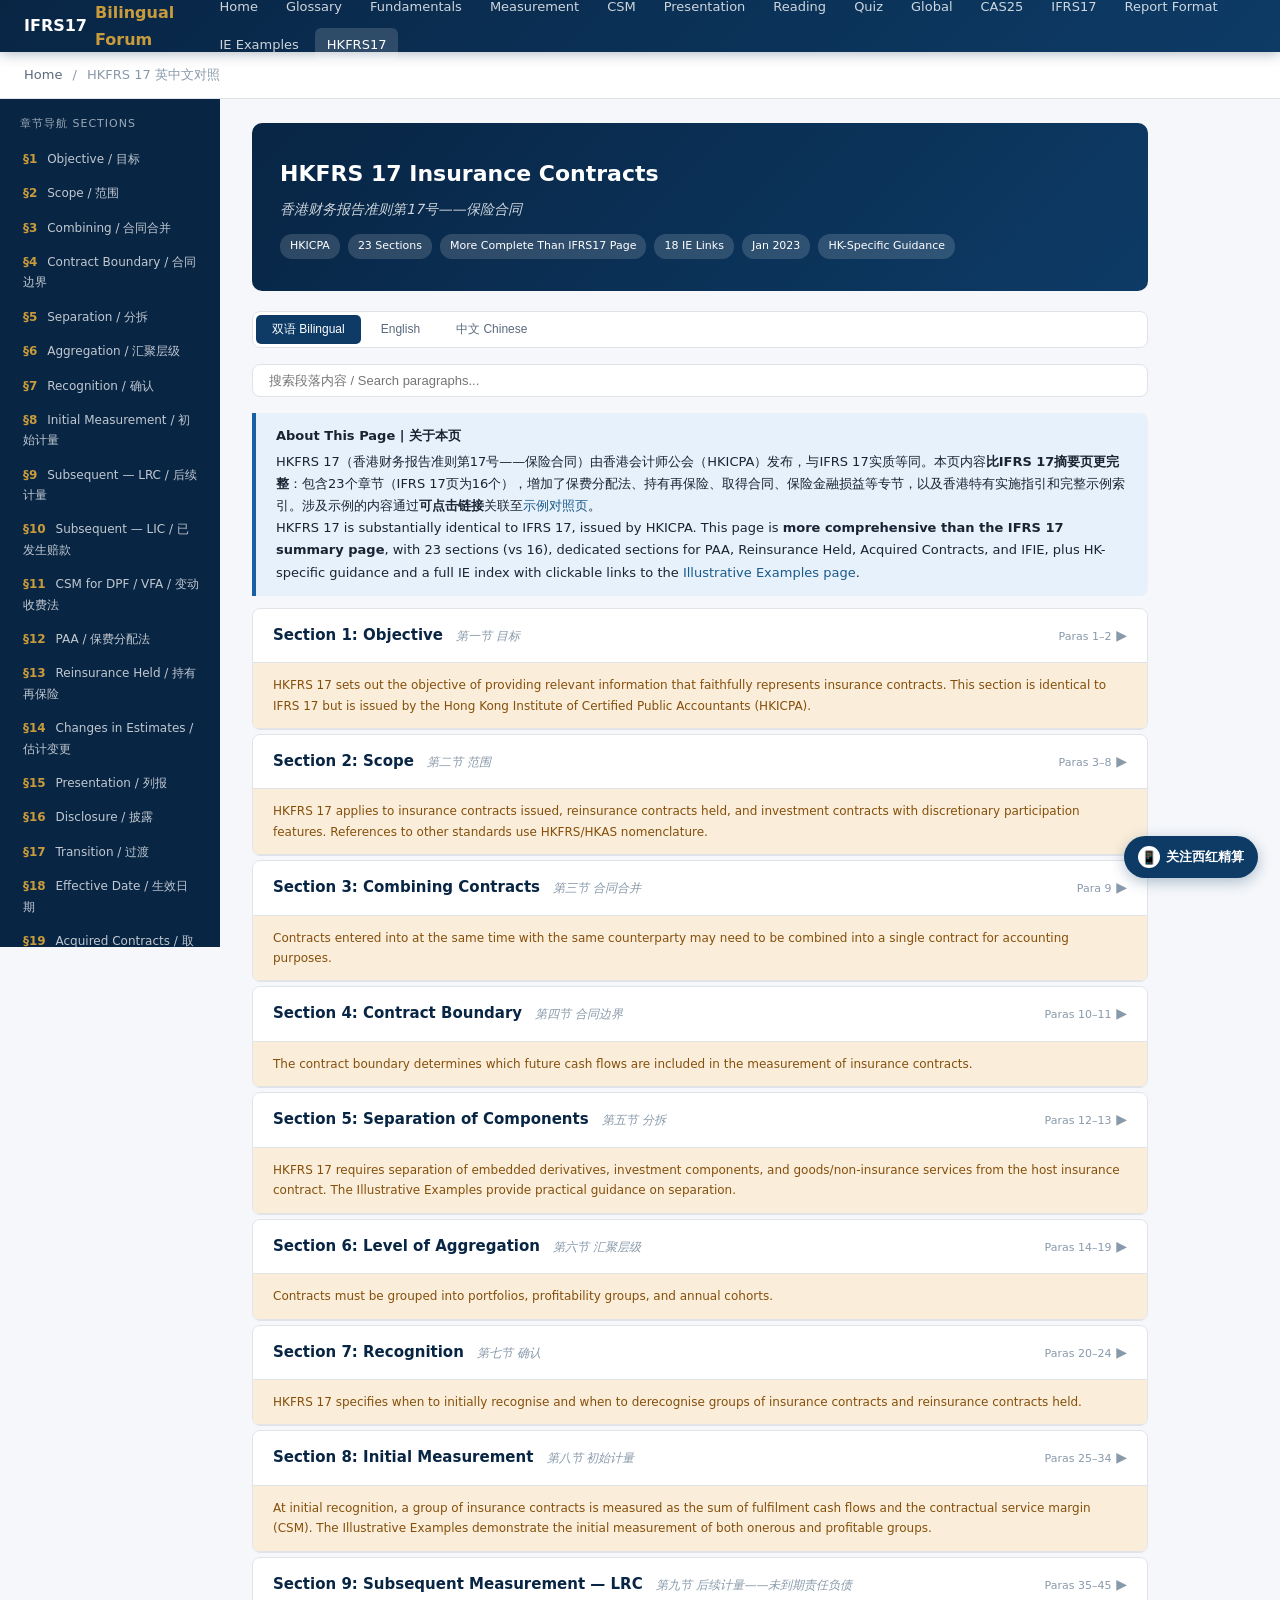
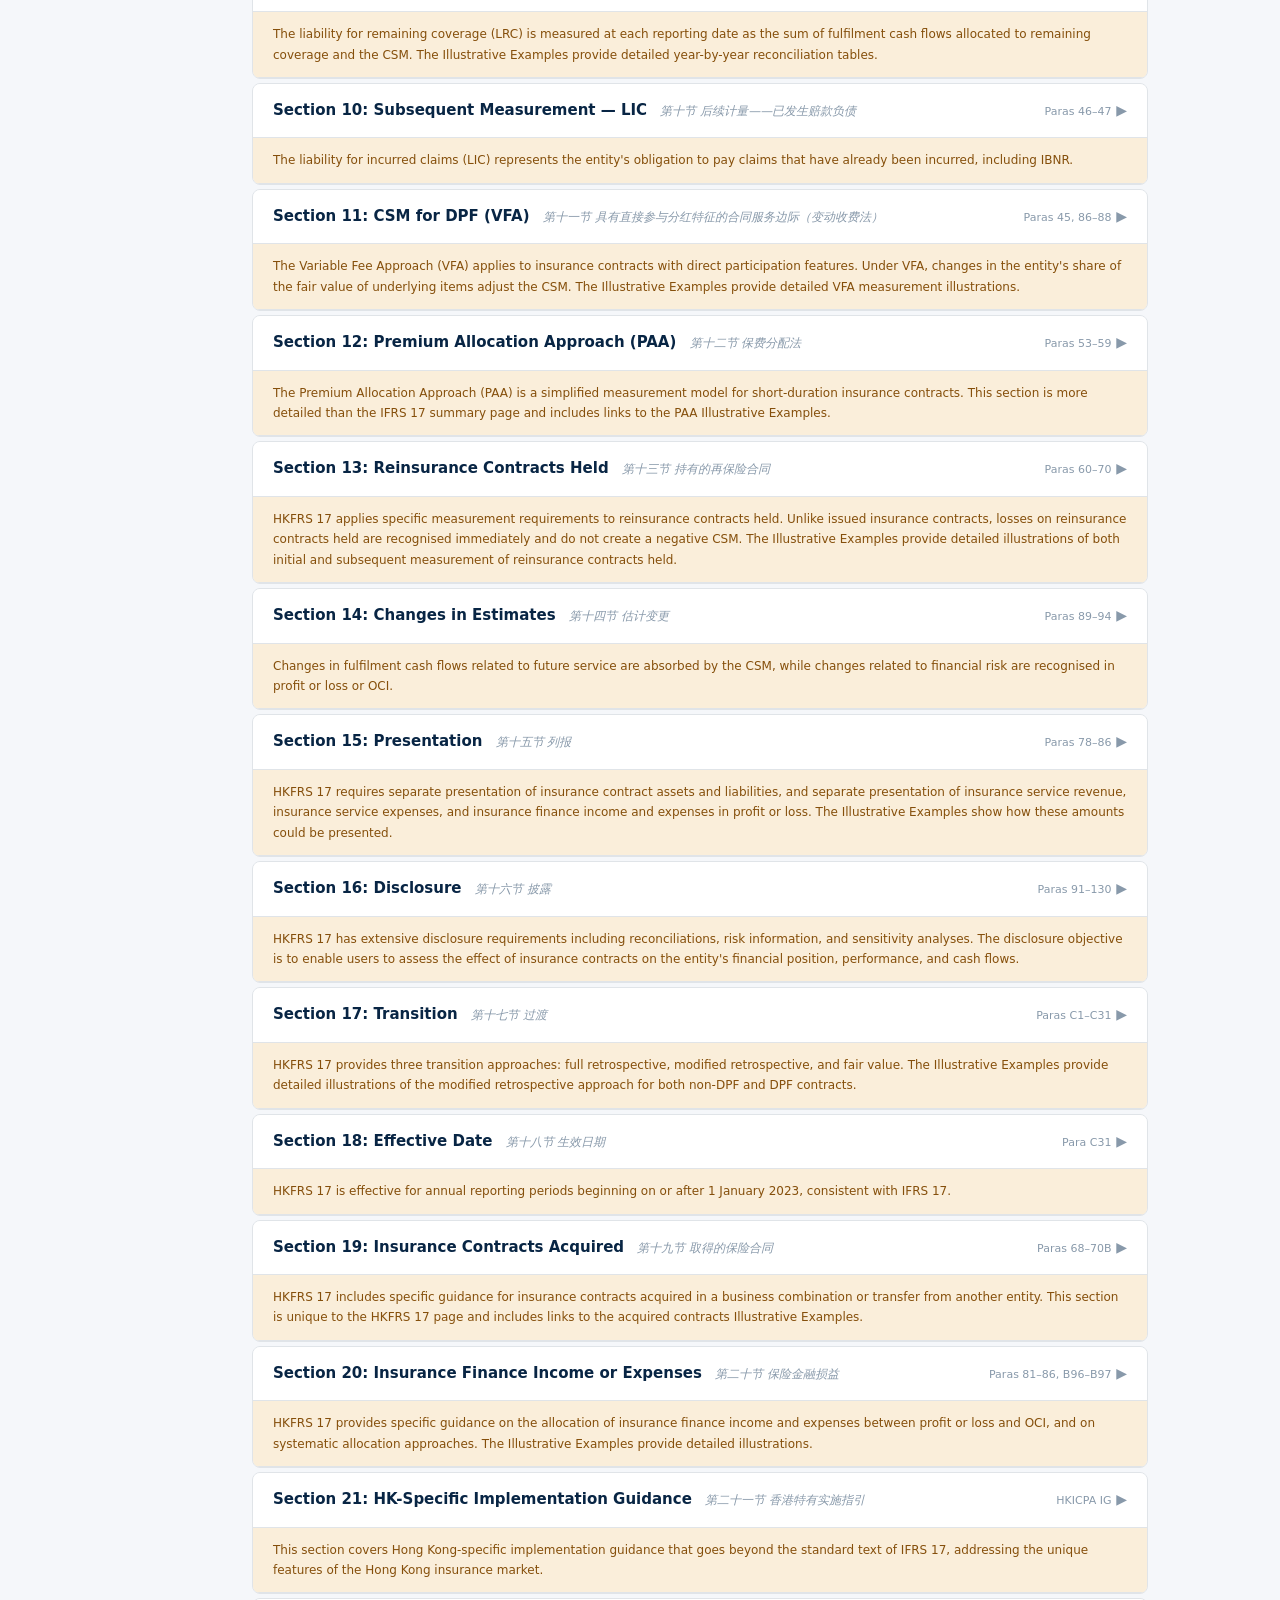
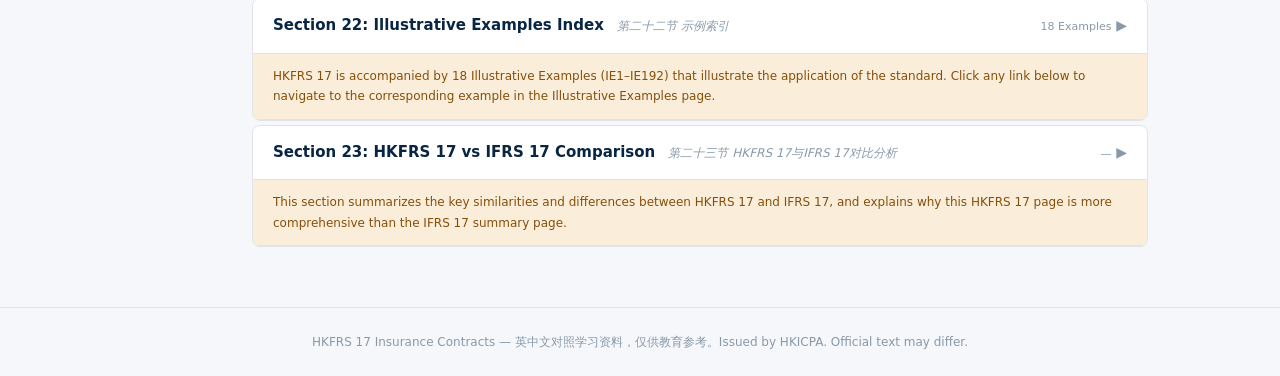
<file: 13-hkfrs17.html>
<!DOCTYPE html>
<html lang="zh-CN">
<head>
<meta charset="UTF-8">
<meta name="viewport" content="width=device-width, initial-scale=1.0">
<title>HKFRS 17 英中文对照 | Insurance Contracts</title>
<link rel="stylesheet" href="style.css">
</head>
<body class="lang-bi">

<nav class="top-nav">
  <div class="brand">IFRS17 <span>Bilingual Forum</span></div>
  <div class="nav-links">
    <a href="index.html">Home</a>
    <a href="01-glossary.html">Glossary</a>
    <a href="02-fundamentals.html">Fundamentals</a>
    <a href="03-measurement.html">Measurement</a>
    <a href="04-csm.html">CSM</a>
    <a href="05-presentation.html">Presentation</a>
    <a href="06-reading.html">Reading</a>
    <a href="07-quiz.html">Quiz</a>
    <a href="08-global.html">Global</a>
    <a href="09-cas25-english.html">CAS25</a>
    <a href="10-ifrs17-chinese.html">IFRS17</a>
    <a href="11-financial-statements.html">Report Format</a>
    <a href="12-illustrative-examples.html">IE Examples</a>
    <a href="13-hkfrs17.html" class="active">HKFRS17</a>
  </div>
</nav>

<div class="breadcrumb">
  <a href="index.html">Home</a> <span class="sep">/</span> HKFRS 17 英中文对照
</div>

<div class="std-progress" id="stdProgress"><div class="fill" id="stdProgressFill"></div></div>

<div class="std-page">

  <!-- Sidebar -->
  <aside class="std-sidebar" id="sidebar">
    <div class="sb-title">章节导航 Sections</div>
    <a href="#sec1" class="active"><span class="num">§1</span> Objective / 目标</a>
    <a href="#sec2"><span class="num">§2</span> Scope / 范围</a>
    <a href="#sec3"><span class="num">§3</span> Combining / 合同合并</a>
    <a href="#sec4"><span class="num">§4</span> Contract Boundary / 合同边界</a>
    <a href="#sec5"><span class="num">§5</span> Separation / 分拆</a>
    <a href="#sec6"><span class="num">§6</span> Aggregation / 汇聚层级</a>
    <a href="#sec7"><span class="num">§7</span> Recognition / 确认</a>
    <a href="#sec8"><span class="num">§8</span> Initial Measurement / 初始计量</a>
    <a href="#sec9"><span class="num">§9</span> Subsequent — LRC / 后续计量</a>
    <a href="#sec10"><span class="num">§10</span> Subsequent — LIC / 已发生赔款</a>
    <a href="#sec11"><span class="num">§11</span> CSM for DPF / VFA / 变动收费法</a>
    <a href="#sec12"><span class="num">§12</span> PAA / 保费分配法</a>
    <a href="#sec13"><span class="num">§13</span> Reinsurance Held / 持有再保险</a>
    <a href="#sec14"><span class="num">§14</span> Changes in Estimates / 估计变更</a>
    <a href="#sec15"><span class="num">§15</span> Presentation / 列报</a>
    <a href="#sec16"><span class="num">§16</span> Disclosure / 披露</a>
    <a href="#sec17"><span class="num">§17</span> Transition / 过渡</a>
    <a href="#sec18"><span class="num">§18</span> Effective Date / 生效日期</a>
    <a href="#sec19"><span class="num">§19</span> Acquired Contracts / 取得合同</a>
    <a href="#sec20"><span class="num">§20</span> Insurance Finance / 保险金融损益</a>
    <a href="#sec21"><span class="num">§21</span> HK Guidance / 香港指引</a>
    <a href="#sec22"><span class="num">§22</span> IE Index / 示例索引</a>
    <a href="#sec23"><span class="num">§23</span> HK vs IFRS17 / 对比分析</a>
  </aside>

  <!-- Main Content -->
  <main class="std-main" id="mainContent">

    <!-- Hero -->
    <div class="std-hero">
      <h1>HKFRS 17 Insurance Contracts</h1>
      <div class="en-h1">香港财务报告准则第17号——保险合同</div>
      <div class="std-tags">
        <span class="std-tag">HKICPA</span>
        <span class="std-tag">23 Sections</span>
        <span class="std-tag">More Complete Than IFRS17 Page</span>
        <span class="std-tag">18 IE Links</span>
        <span class="std-tag">Jan 2023</span>
        <span class="std-tag">HK-Specific Guidance</span>
      </div>
    </div>

    <!-- Language Toggle -->
    <div class="lang-toggle">
      <button data-lang="bi" class="active">双语 Bilingual</button>
      <button data-lang="en">English</button>
      <button data-lang="cn">中文 Chinese</button>
    </div>

    <!-- Search Bar -->
    <div class="std-search">
      <input type="text" id="searchInput" placeholder="搜索段落内容 / Search paragraphs...">
    </div>

    <!-- Callout: About this page -->
    <div class="callout info">
      <div class="title">About This Page | 关于本页</div>
      <p>HKFRS 17（香港财务报告准则第17号——保险合同）由香港会计师公会（HKICPA）发布，与IFRS 17实质等同。本页内容<strong>比IFRS 17摘要页更完整</strong>：包含23个章节（IFRS 17页为16个），增加了保费分配法、持有再保险、取得合同、保险金融损益等专节，以及香港特有实施指引和完整示例索引。涉及示例的内容通过<strong>可点击链接</strong>关联至<a href="12-illustrative-examples.html">示例对照页</a>。<br>HKFRS 17 is substantially identical to IFRS 17, issued by HKICPA. This page is <strong>more comprehensive than the IFRS 17 summary page</strong>, with 23 sections (vs 16), dedicated sections for PAA, Reinsurance Held, Acquired Contracts, and IFIE, plus HK-specific guidance and a full IE index with clickable links to the <a href="12-illustrative-examples.html">Illustrative Examples page</a>.</p>
    </div>

    <!-- ==================== SECTION 1: OBJECTIVE ==================== -->
    <div class="chapter" id="sec1">
      <div class="chapter-head">
        <div>
          <span class="ch-title">Section 1: Objective <span class="en">第一节 目标</span></span>
        </div>
        <div>
          <span class="ch-meta">Paras 1–2</span>
          <span class="ch-arrow">&#9654;</span>
        </div>
      </div>
      <div class="chapter-intro">HKFRS 17 sets out the objective of providing relevant information that faithfully represents insurance contracts. This section is identical to IFRS 17 but is issued by the Hong Kong Institute of Certified Public Accountants (HKICPA).</div>
      <div class="chapter-body">
        <div class="article" id="para1">
          <div class="article-head">
            <span class="art-num">Para 1 <span class="en">第一段</span></span>
            <span>Objective / 目标</span>
          </div>
          <div class="article-body">
            <div class="art-col art-col-en">
              <div class="art-sub">English Original</div>
              <p>The objective of HKFRS 17 is to ensure that an entity provides relevant information that faithfully represents those contracts. This information gives a basis for users of financial statements to assess the effect that <a href="01-glossary.html#insurance-contract" class="tl" data-tip="保险合同">insurance contracts</a> have on the entity's financial position, financial performance and cash flows.</p>
            </div>
            <div class="art-col art-col-cn">
              <div class="art-sub">中文翻译</div>
              <p>HKFRS 17的目标是确保主体提供能如实反映<a href="01-glossary.html#insurance-contract" class="tl" data-tip="insurance contracts">保险合同</a>的相关信息。这些信息为财务报表使用者评估保险合同对主体财务状况、财务业绩和现金流量的影响提供了基础。</p>
            </div>
          </div>
          
        </div>
        <div class="article" id="para2">
          <div class="article-head">
            <span class="art-num">Para 2 <span class="en">第二段</span></span>
            <span>Substance over Form / 实质重于形式</span>
          </div>
          <div class="article-body">
            <div class="art-col art-col-en">
              <div class="art-sub">English Original</div>
              <p>To achieve that objective, this Standard applies accounting treatment that reflects the economic substance of contracts rather than their legal form. An entity shall consider all terms and conditions of the contract, including those that may affect the amount or timing of cash flows, in determining the substance of the contract.</p>
            </div>
            <div class="art-col art-col-cn">
              <div class="art-sub">中文翻译</div>
              <p>为实现该目标，本准则采用的会计处理反映合同的经济实质而非法律形式。主体在确定合同实质时，应当考虑合同的所有条款和条件，包括那些可能影响现金流量金额或时间的条款和条件。</p>
            </div>
          </div>
          
        </div>
      </div>
    </div>

    <!-- ==================== SECTION 2: SCOPE ==================== -->
    <div class="chapter" id="sec2">
      <div class="chapter-head">
        <div>
          <span class="ch-title">Section 2: Scope <span class="en">第二节 范围</span></span>
        </div>
        <div>
          <span class="ch-meta">Paras 3–8</span>
          <span class="ch-arrow">&#9654;</span>
        </div>
      </div>
      <div class="chapter-intro">HKFRS 17 applies to insurance contracts issued, reinsurance contracts held, and investment contracts with discretionary participation features. References to other standards use HKFRS/HKAS nomenclature.</div>
      <div class="chapter-body">
        <div class="article" id="para3">
          <div class="article-head">
            <span class="art-num">Para 3 <span class="en">第三段</span></span>
            <span>Scope of Application / 适用范围</span>
          </div>
          <div class="article-body">
            <div class="art-col art-col-en">
              <div class="art-sub">English Original</div>
              <p>An entity shall apply HKFRS 17 to: (a) <a href="01-glossary.html#insurance-contract" class="tl" data-tip="保险合同">insurance contracts</a>, including <a href="01-glossary.html#reinsurance-contract" class="tl" data-tip="再保险合同">reinsurance contracts</a>, it issues; (b) <a href="01-glossary.html#reinsurance-contract" class="tl" data-tip="再保险合同">reinsurance contracts</a> it holds; and (c) investment contracts with discretionary participation features it issues, provided the entity also issues insurance contracts.</p>
            </div>
            <div class="art-col art-col-cn">
              <div class="art-sub">中文翻译</div>
              <p>主体应当将HKFRS 17适用于：(a)其签发的<a href="01-glossary.html#insurance-contract" class="tl" data-tip="insurance contracts">保险合同</a>（含<a href="01-glossary.html#reinsurance-contract" class="tl" data-tip="reinsurance contracts">再保险合同</a>）；(b)其持有的<a href="01-glossary.html#reinsurance-contract" class="tl" data-tip="reinsurance contracts">再保险合同</a>；以及(c)其签发的具有相机参与分红特征的投资合同，前提是主体同时签发保险合同。</p>
            </div>
          </div>
          
        </div>
        <div class="article" id="para4">
          <div class="article-head">
            <span class="art-num">Para 4 <span class="en">第四段</span></span>
            <span>References to Reinsurance and DPF / 再保险与DPF投资合同的引用</span>
          </div>
          <div class="article-body">
            <div class="art-col art-col-en">
              <div class="art-sub">English Original</div>
              <p>References in this Standard to insurance contracts issued and reinsurance contracts held shall also apply to investment contracts with discretionary participation features issued by an entity that also issues insurance contracts. In Hong Kong, such investment contracts are commonly issued by life insurers with participating ("with-profits") products.</p>
            </div>
            <div class="art-col art-col-cn">
              <div class="art-sub">中文翻译</div>
              <p>本准则中关于签发的保险合同和持有的再保险合同的引用，同样适用于同时签发保险合同的主体的具有相机参与分红特征的投资合同。在香港，此类投资合同通常由签发分红（"with-profits"）产品的人寿保险公司发行。</p>
            </div>
          </div>
          
        </div>
        <div class="article" id="para7">
          <div class="article-head">
            <span class="art-num">Para 7 <span class="en">第七段</span></span>
            <span>Insurance Risk Definition / 保险风险定义</span>
          </div>
          <div class="article-body">
            <div class="art-col art-col-en">
              <div class="art-sub">English Original</div>
              <p>A contract is an insurance contract only if it transfers significant insurance risk. Insurance risk is risk other than financial risk, accepted from another party. Significant insurance risk is present if an insured event could cause the issuer to pay significant additional benefits in any scenario, excluding scenarios that have no commercial substance.</p>
            </div>
            <div class="art-col art-col-cn">
              <div class="art-sub">中文翻译</div>
              <p>仅当合同转移了重大保险风险时，该合同才是保险合同。保险风险是指从另一方承担的除金融风险以外的风险。如果保险事项在任何具有商业实质的情形下都可能导致签发人支付重大额外利益，则存在重大保险风险。</p>
            </div>
          </div>
          
        </div>
        <div class="article" id="para8">
          <div class="article-head">
            <span class="art-num">Para 8 <span class="en">第八段</span></span>
            <span>Exclusions / 排除事项</span>
          </div>
          <div class="article-body">
            <div class="art-col art-col-en">
              <div class="art-sub">English Original</div>
              <p>This Standard does not apply to: (a) warranties issued directly by a manufacturer, retailer or dealer; (b) employers' assets and liabilities from employee benefit plans; (c) contingent consideration in a business combination; and (d) direct insurance contracts that the entity holds (ie as a policyholder).</p>
            </div>
            <div class="art-col art-col-cn">
              <div class="art-sub">中文翻译</div>
              <p>本准则不适用于：(a)制造商、零售商或经销商直接签发的产品质保；(b)雇主因雇员福利计划形成的资产和负债；(c)企业合并中的或有对价；以及(d)主体直接持有（即作为保单持有人）的直接保险合同。</p>
            </div>
          </div>
          
        </div>
      </div>
    </div>

    <!-- ==================== SECTION 3: COMBINING CONTRACTS ==================== -->
    <div class="chapter" id="sec3">
      <div class="chapter-head">
        <div>
          <span class="ch-title">Section 3: Combining Contracts <span class="en">第三节 合同合并</span></span>
        </div>
        <div>
          <span class="ch-meta">Para 9</span>
          <span class="ch-arrow">&#9654;</span>
        </div>
      </div>
      <div class="chapter-intro">Contracts entered into at the same time with the same counterparty may need to be combined into a single contract for accounting purposes.</div>
      <div class="chapter-body">
        <div class="article" id="para9">
          <div class="article-head">
            <span class="art-num">Para 9 <span class="en">第九段</span></span>
            <span>Combining Contracts / 合同合并</span>
          </div>
          <div class="article-body">
            <div class="art-col art-col-en">
              <div class="art-sub">English Original</div>
              <p>An entity shall combine a portfolio of <a href="01-glossary.html#insurance-contract" class="tl" data-tip="保险合同">insurance contracts</a> into a single contract for accounting purposes if the contracts are entered into at the same time with the same counterparty, and the contracts are such that the entity's rights and obligations under each contract are not separate from its rights and obligations under the other contracts in the portfolio.</p>
            </div>
            <div class="art-col art-col-cn">
              <div class="art-sub">中文翻译</div>
              <p>如果<a href="01-glossary.html#insurance-contract" class="tl" data-tip="insurance contracts">保险合同</a>组合中的合同是与同一对手方同时订立的，且主体在每个合同下的权利和义务不能与该组合中其他合同下的权利和义务相分离，则主体应当出于会计目的将该组合合并为一个单一合同。</p>
            </div>
          </div>
          
        </div>
      </div>
    </div>

    <!-- ==================== SECTION 4: CONTRACT BOUNDARY ==================== -->
    <div class="chapter" id="sec4">
      <div class="chapter-head">
        <div>
          <span class="ch-title">Section 4: Contract Boundary <span class="en">第四节 合同边界</span></span>
        </div>
        <div>
          <span class="ch-meta">Paras 10–11</span>
          <span class="ch-arrow">&#9654;</span>
        </div>
      </div>
      <div class="chapter-intro">The contract boundary determines which future cash flows are included in the measurement of insurance contracts.</div>
      <div class="chapter-body">
        <div class="article" id="para10">
          <div class="article-head">
            <span class="art-num">Para 10 <span class="en">第十段</span></span>
            <span>Contract Boundary Principle / 合同边界原则</span>
          </div>
          <div class="article-body">
            <div class="art-col art-col-en">
              <div class="art-sub">English Original</div>
              <p>An entity shall assess whether cash flows are within the boundary of an insurance contract by considering the substantive rights and obligations of the entity and the policyholder at the reporting date.</p>
            </div>
            <div class="art-col art-col-cn">
              <div class="art-sub">中文翻译</div>
              <p>主体应当通过考虑报告日主体和保单持有人的实质性权利和义务来评估现金流量是否在保险合同边界之内。</p>
            </div>
          </div>
          
        </div>
        <div class="article" id="para11">
          <div class="article-head">
            <span class="art-num">Para 11 <span class="en">第十一段</span></span>
            <span>Inclusion of Future Cash Flows / 未来现金流量纳入</span>
          </div>
          <div class="article-body">
            <div class="art-col art-col-en">
              <div class="art-sub">English Original</div>
              <p>An entity shall include in the measurement of a group of <a href="01-glossary.html#insurance-contract" class="tl" data-tip="保险合同">insurance contracts</a> all the future cash flows within the boundary of each contract in the group. Future cash flows are within the contract boundary if: (a) the entity has a substantive obligation to provide coverage, resulting in cash flows; or (b) the entity has a practical ability to reassess the risks of the policyholder and set a price or level of benefits for that coverage.</p>
            </div>
            <div class="art-col art-col-cn">
              <div class="art-sub">中文翻译</div>
              <p>主体应当将每个合同边界内的所有未来现金流量纳入<a href="01-glossary.html#insurance-contract" class="tl" data-tip="insurance contracts">保险合同</a>组的计量。当满足以下条件时，未来现金流量在合同边界内：(a)主体有实质性义务提供保障，从而产生现金流量；或(b)主体有实际能力重新评估保单持有人的风险并为该保障设定价格或给付水平。</p>
            </div>
          </div>
          
        </div>
      </div>
    </div>

    <!-- ==================== SECTION 5: SEPARATION OF COMPONENTS ==================== -->
    <div class="chapter" id="sec5">
      <div class="chapter-head">
        <div>
          <span class="ch-title">Section 5: Separation of Components <span class="en">第五节 分拆</span></span>
        </div>
        <div>
          <span class="ch-meta">Paras 12–13</span>
          <span class="ch-arrow">&#9654;</span>
        </div>
      </div>
      <div class="chapter-intro">HKFRS 17 requires separation of embedded derivatives, investment components, and goods/non-insurance services from the host insurance contract. The Illustrative Examples provide practical guidance on separation.</div>
      <div class="chapter-body">
        <div class="article" id="para12">
          <div class="article-head">
            <span class="art-num">Para 12 <span class="en">第十二段</span></span>
            <span>Embedded Derivatives / 嵌入衍生工具</span>
          </div>
          <div class="article-body">
            <div class="art-col art-col-en">
              <div class="art-sub">English Original</div>
              <p>An entity shall separate an embedded derivative from a host <a href="01-glossary.html#insurance-contract" class="tl" data-tip="保险合同">insurance contract</a> and account for it as a derivative in accordance with HKFRS 9 if, and only if, the embedded derivative's economic characteristics are not closely related to those of the host contract.</p>
            </div>
            <div class="art-col art-col-cn">
              <div class="art-sub">中文翻译</div>
              <p>当且仅当嵌入衍生工具的经济特征与主<a href="01-glossary.html#insurance-contract" class="tl" data-tip="insurance contract">保险合同</a>的经济特征不密切相关时，主体应当将嵌入衍生工具从主保险合同中分拆，并按照HKFRS 9作为衍生工具进行会计处理。</p>
            </div>
          </div>
          <div class="ie-link-box"><p><a href="12-illustrative-examples.html#sec2" class="ie-link" target="_blank">📊 IE Section: Separating Components | 合同分拆示例</a></p><p><a href="12-illustrative-examples.html#ex4" class="ie-link" target="_blank">📊 Example 4: Separating Components from a Life Insurance Contract with an Account Balance | 示例4——具有账户余额的人寿保险合同分拆</a></p><p><a href="12-illustrative-examples.html#ex5" class="ie-link" target="_blank">📊 Example 5: Separating Components from a Stop-Loss Contract with Claims Processing Services | 示例5——具有理赔处理服务的止损合同分拆</a></p></div>
        </div>
        <div class="article" id="para13">
          <div class="article-head">
            <span class="art-num">Para 13 <span class="en">第十三段</span></span>
            <span>Investment Components and Goods/Services / 投资成分与商品服务</span>
          </div>
          <div class="article-body">
            <div class="art-col art-col-en">
              <div class="art-sub">English Original</div>
              <p>An entity shall separate from a host insurance contract any investment component if that component is not integral to the host contract. An entity shall separate promised goods or non-insurance services from a host insurance contract if the entity can sell those goods or services separately.</p>
            </div>
            <div class="art-col art-col-cn">
              <div class="art-sub">中文翻译</div>
              <p>如果投资成分与主合同不是不可分割的，主体应当将该投资成分从主保险合同中分拆。如果主体能够单独销售商品或非保险服务，主体应当将承诺的商品或非保险服务从主保险合同中分拆。</p>
            </div>
          </div>
          
        </div>
      </div>
    </div>

    <!-- ==================== SECTION 6: LEVEL OF AGGREGATION ==================== -->
    <div class="chapter" id="sec6">
      <div class="chapter-head">
        <div>
          <span class="ch-title">Section 6: Level of Aggregation <span class="en">第六节 汇聚层级</span></span>
        </div>
        <div>
          <span class="ch-meta">Paras 14–19</span>
          <span class="ch-arrow">&#9654;</span>
        </div>
      </div>
      <div class="chapter-intro">Contracts must be grouped into portfolios, profitability groups, and annual cohorts.</div>
      <div class="chapter-body">
        <div class="article" id="para14">
          <div class="article-head">
            <span class="art-num">Para 14 <span class="en">第十四段</span></span>
            <span>Portfolios / 保险合同组合</span>
          </div>
          <div class="article-body">
            <div class="art-col art-col-en">
              <div class="art-sub">English Original</div>
              <p>An entity shall group contracts into portfolios comprising contracts subject to similar risks and managed together. Contracts are not subject to similar risks if they are subject to different types of risk, or if the terms of the contracts would result in significantly different profiles of cash flows.</p>
            </div>
            <div class="art-col art-col-cn">
              <div class="art-sub">中文翻译</div>
              <p>主体应当将合同分组为包含面临相似风险且一起管理的合同的组合。如果合同面临不同类型的风险，或者合同条款会导致显著不同的现金流量特征，则该等合同不面临相似风险。</p>
            </div>
          </div>
          
        </div>
        <div class="article" id="para15">
          <div class="article-head">
            <span class="art-num">Para 15 <span class="en">第十五段</span></span>
            <span>Profitability Groups / 盈利能力分组</span>
          </div>
          <div class="article-body">
            <div class="art-col art-col-en">
              <div class="art-sub">English Original</div>
              <p>An entity shall divide a portfolio of insurance contracts issued into a minimum of: (a) a group of contracts that are <a href="01-glossary.html#onerous-contract" class="tl" data-tip="亏损合同">onerous</a> at initial recognition; (b) a group that at initial recognition have no significant possibility of becoming onerous subsequently; and (c) a group of the remaining contracts in the portfolio.</p>
            </div>
            <div class="art-col art-col-cn">
              <div class="art-sub">中文翻译</div>
              <p>主体应当将签发的保险合同组合至少分为：(a)初始确认时<a href="01-glossary.html#onerous-contract" class="tl" data-tip="onerous">亏损</a>的合同组；(b)初始确认时没有显著可能随后变为亏损的合同组；以及(c)该组合中剩余的合同组。</p>
            </div>
          </div>
          
        </div>
        <div class="article" id="para16">
          <div class="article-head">
            <span class="art-num">Para 16 <span class="en">第十六段</span></span>
            <span>Annual Cohort Constraint / 年度批次限制</span>
          </div>
          <div class="article-body">
            <div class="art-col art-col-en">
              <div class="art-sub">English Original</div>
              <p>An entity shall not include contracts issued more than one year apart in the same group. This annual cohort requirement ensures that the profitability of contracts is not distorted by mixing contracts from different vintages.</p>
            </div>
            <div class="art-col art-col-cn">
              <div class="art-sub">中文翻译</div>
              <p>主体不得将发行间隔超过一年的合同纳入同一合同组。该年度批次要求确保合同的盈利能力不会因混合不同年份的合同而失真。</p>
            </div>
          </div>
          
        </div>
        <div class="article" id="para19">
          <div class="article-head">
            <span class="art-num">Para 19 <span class="en">第十九段</span></span>
            <span>Annual Cohorts / 年度批次</span>
          </div>
          <div class="article-body">
            <div class="art-col art-col-en">
              <div class="art-sub">English Original</div>
              <p>Each of the groups described in paragraph 15 shall comprise contracts issued in the same annual period (an annual cohort), unless an entity determines that grouping contracts issued over a longer period would result in groups that are not materially different.</p>
            </div>
            <div class="art-col art-col-cn">
              <div class="art-sub">中文翻译</div>
              <p>第十五段所述的每个合同组应当包含同一年度期间内发行的合同（一个年度批次），除非主体确定将更长期间内发行的合同分组不会导致重大不同的合同组。</p>
            </div>
          </div>
          
        </div>
      </div>
    </div>

    <!-- ==================== SECTION 7: RECOGNITION ==================== -->
    <div class="chapter" id="sec7">
      <div class="chapter-head">
        <div>
          <span class="ch-title">Section 7: Recognition <span class="en">第七节 确认</span></span>
        </div>
        <div>
          <span class="ch-meta">Paras 20–24</span>
          <span class="ch-arrow">&#9654;</span>
        </div>
      </div>
      <div class="chapter-intro">HKFRS 17 specifies when to initially recognise and when to derecognise groups of insurance contracts and reinsurance contracts held.</div>
      <div class="chapter-body">
        <div class="article" id="para20">
          <div class="article-head">
            <span class="art-num">Para 20 <span class="en">第二十段</span></span>
            <span>Initial Recognition / 初始确认</span>
          </div>
          <div class="article-body">
            <div class="art-col art-col-en">
              <div class="art-sub">English Original</div>
              <p>An entity shall recognise a group of <a href="01-glossary.html#insurance-contract" class="tl" data-tip="保险合同">insurance contracts</a> it issues from the earliest of: (a) the beginning of the coverage period of the group of contracts, including any coverage relating to contracts in the group that have not yet commenced; (b) the date when the first payment from a policyholder in the group becomes due; and (c) for a group of onerous contracts, the date when the group becomes onerous.</p>
            </div>
            <div class="art-col art-col-cn">
              <div class="art-sub">中文翻译</div>
              <p>主体应当自以下最早日起确认其签发的<a href="01-glossary.html#insurance-contract" class="tl" data-tip="insurance contracts">保险合同</a>组：(a)该合同组的保障期开始日，包括该组中尚未开始的合同所涉及的保障；(b)该组中保单持有人首期付款到期日；以及(c)对于亏损合同组，该组变为亏损的日期。</p>
            </div>
          </div>
          
        </div>
        <div class="article" id="para22">
          <div class="article-head">
            <span class="art-num">Para 22 <span class="en">第二十二段</span></span>
            <span>Derecognition / 终止确认</span>
          </div>
          <div class="article-body">
            <div class="art-col art-col-en">
              <div class="art-sub">English Original</div>
              <p>An entity shall derecognise a group of insurance contracts at the earlier of: (a) the date when the rights and obligations in the group are extinguished (i.e. discharged, cancelled or expired); or (b) the date when the rights and obligations in the group are substantially modified such that the modified contract would be treated as a new contract.</p>
            </div>
            <div class="art-col art-col-cn">
              <div class="art-sub">中文翻译</div>
              <p>主体应当在以下较早的日期终止确认保险合同组：(a)该组中的权利和义务被消灭（即解除、取消或到期）的日期；或(b)该组中的权利和义务被重大修改，使得修改后的合同被视为新合同的日期。</p>
            </div>
          </div>
          
        </div>
        <div class="article" id="para24">
          <div class="article-head">
            <span class="art-num">Para 24 <span class="en">第二十四段</span></span>
            <span>Reinsurance Held Recognition / 持有再保险的确认</span>
          </div>
          <div class="article-body">
            <div class="art-col art-col-en">
              <div class="art-sub">English Original</div>
              <p>An entity shall recognise a group of <a href="01-glossary.html#reinsurance-contract" class="tl" data-tip="再保险合同">reinsurance contracts</a> held from the earlier of: (a) the beginning of the coverage period of the group of reinsurance contracts held; or (b) the date when the first payment to the issuer of the reinsurance contracts becomes due.</p>
            </div>
            <div class="art-col art-col-cn">
              <div class="art-sub">中文翻译</div>
              <p>主体应当自以下较早的日期确认持有的<a href="01-glossary.html#reinsurance-contract" class="tl" data-tip="reinsurance contracts">再保险合同</a>组：(a)该持有再保险合同组的保障期开始日；或(b)向再保险合同签发人支付首期款项到期日。</p>
            </div>
          </div>
          
        </div>
      </div>
    </div>

    <!-- ==================== SECTION 8: INITIAL MEASUREMENT ==================== -->
    <div class="chapter" id="sec8">
      <div class="chapter-head">
        <div>
          <span class="ch-title">Section 8: Initial Measurement <span class="en">第八节 初始计量</span></span>
        </div>
        <div>
          <span class="ch-meta">Paras 25–34</span>
          <span class="ch-arrow">&#9654;</span>
        </div>
      </div>
      <div class="chapter-intro">At initial recognition, a group of insurance contracts is measured as the sum of fulfilment cash flows and the contractual service margin (CSM). The Illustrative Examples demonstrate the initial measurement of both onerous and profitable groups.</div>
      <div class="chapter-body">
        <div class="article" id="para25">
          <div class="article-head">
            <span class="art-num">Para 25 <span class="en">第二十五段</span></span>
            <span>Initial Measurement / 初始计量</span>
          </div>
          <div class="article-body">
            <div class="art-col art-col-en">
              <div class="art-sub">English Original</div>
              <p>At initial recognition, an entity shall measure a group of <a href="01-glossary.html#insurance-contract" class="tl" data-tip="保险合同">insurance contracts</a> at the sum of: (a) the <a href="01-glossary.html#fulfilment-cash-flows" class="tl" data-tip="履约现金流量">fulfilment cash flows</a>, comprising: (i) estimates of future cash flows; (ii) the <a href="01-glossary.html#discount-rate" class="tl" data-tip="折现率">discount rate</a>; and (iii) the <a href="01-glossary.html#risk-adjustment" class="tl" data-tip="风险调整">risk adjustment</a> for non-financial risk; and (b) the <a href="01-glossary.html#csm" class="tl" data-tip="合同服务边际">contractual service margin</a>.</p>
            </div>
            <div class="art-col art-col-cn">
              <div class="art-sub">中文翻译</div>
              <p>初始确认时，主体应当按照下列各项之和对<a href="01-glossary.html#insurance-contract" class="tl" data-tip="insurance contracts">保险合同</a>组进行计量：(a)<a href="01-glossary.html#fulfilment-cash-flows" class="tl" data-tip="fulfilment cash flows">履约现金流量</a>，包括：(i) 未来现金流量的估计值；(ii)<a href="01-glossary.html#discount-rate" class="tl" data-tip="discount rate">折现率</a>；以及(iii) 非金融风险的<a href="01-glossary.html#risk-adjustment" class="tl" data-tip="risk adjustment">风险调整</a>；以及(b)<a href="01-glossary.html#csm" class="tl" data-tip="Contractual Service Margin">合同服务边际</a>。</p>
            </div>
          </div>
          <div class="ie-link-box"><p><a href="12-illustrative-examples.html#ex1" class="ie-link" target="_blank">📊 Example 1: Measurement on Initial Recognition | 示例1——初始确认计量</a></p></div>
        </div>
        <div class="article" id="para26">
          <div class="article-head">
            <span class="art-num">Para 26 <span class="en">第二十六段</span></span>
            <span>Estimates of Future Cash Flows / 未来现金流量估计</span>
          </div>
          <div class="article-body">
            <div class="art-col art-col-en">
              <div class="art-sub">English Original</div>
              <p>Estimates of future cash flows shall incorporate all of the following, in an unbiased way: (a) all cash flows within the boundary of the contract; (b) a probability-weighted average of the full range of possible outcomes, reflecting both the amount and timing of cash flows; and (c) current estimates, updated at each reporting date.</p>
            </div>
            <div class="art-col art-col-cn">
              <div class="art-sub">中文翻译</div>
              <p>未来现金流量的估计值应当以不偏不倚的方式纳入以下各项：(a)合同边界内的所有现金流量；(b)所有可能结果的概率加权平均值，反映现金流量的金额和时间；以及(c)当前估计值，并在每个报告日更新。</p>
            </div>
          </div>
          
        </div>
        <div class="article" id="para29">
          <div class="article-head">
            <span class="art-num">Para 29 <span class="en">第二十九段</span></span>
            <span>Risk Adjustment / 风险调整</span>
          </div>
          <div class="article-body">
            <div class="art-col art-col-en">
              <div class="art-sub">English Original</div>
              <p>The <a href="01-glossary.html#risk-adjustment" class="tl" data-tip="风险调整">risk adjustment</a> for non-financial risk represents the compensation the entity requires for bearing the uncertainty about the amount and timing of the cash flows that arises from non-financial risk. The risk adjustment shall: (a) reflect all non-financial risk associated with the group of contracts; (b) be determined in a way that is consistent with the amount the entity would require as compensation for bearing that risk.</p>
            </div>
            <div class="art-col art-col-cn">
              <div class="art-sub">中文翻译</div>
              <p>非金融风险的<a href="01-glossary.html#risk-adjustment" class="tl" data-tip="risk adjustment">风险调整</a>代表主体因承担非金融风险导致的现金流量金额和时间不确定性所要求的补偿。风险调整应当：(a)反映与该合同组相关的所有非金融风险；(b)以与主体为承担该风险所要求的补偿金额一致的方式确定。</p>
            </div>
          </div>
          
        </div>
        <div class="article" id="para30">
          <div class="article-head">
            <span class="art-num">Para 30 <span class="en">第三十段</span></span>
            <span>Discount Rate / 折现率</span>
          </div>
          <div class="article-body">
            <div class="art-col art-col-en">
              <div class="art-sub">English Original</div>
              <p>The <a href="01-glossary.html#discount-rate" class="tl" data-tip="折现率">discount rate</a> shall: (a) reflect the time value of money, the characteristics of the cash flows and the liquidity characteristics of the insurance contracts; (b) be consistent with observable current market prices for instruments with cash flows whose currency, timing and risk profile are consistent with those of the insurance contracts; and (c) not be adjusted to reflect the credit risk of the entity or the credit risk of any related assets held.</p>
            </div>
            <div class="art-col art-col-cn">
              <div class="art-sub">中文翻译</div>
              <p><a href="01-glossary.html#discount-rate" class="tl" data-tip="discount rate">折现率</a>应当：(a)反映货币时间价值、现金流量特征以及保险合同的流动性特征；(b)与现金流量币种、时间和风险特征与保险合同一致的工具的可观察当前市场价格保持一致；以及(c)不因反映主体信用风险或持有的任何相关资产的信用风险而进行调整。</p>
            </div>
          </div>
          
        </div>
        <div class="article" id="para32">
          <div class="article-head">
            <span class="art-num">Para 32 <span class="en">第三十二段</span></span>
            <span>CSM Definition / 合同服务边际定义</span>
          </div>
          <div class="article-body">
            <div class="art-col art-col-en">
              <div class="art-sub">English Original</div>
              <p>The <a href="01-glossary.html#csm" class="tl" data-tip="合同服务边际">contractual service margin</a> represents the unearned profit the entity will recognise as it provides services in the future. An entity shall not recognise a contractual service margin that is a net cost. Instead, the entity shall recognise that net cost as a loss in profit or loss at initial recognition.</p>
            </div>
            <div class="art-col art-col-cn">
              <div class="art-sub">中文翻译</div>
              <p><a href="01-glossary.html#csm" class="tl" data-tip="Contractual Service Margin">合同服务边际</a>代表主体在未来提供服务时将确认的未实现利润。主体不得确认代表净成本的合同服务边际。相反，主体应当在初始确认时将该净成本确认为损失并计入当期损益。</p>
            </div>
          </div>
          
        </div>
        <div class="article" id="para33">
          <div class="article-head">
            <span class="art-num">Para 33 <span class="en">第三十三段</span></span>
            <span>Day-1 Loss / 首日损失</span>
          </div>
          <div class="article-body">
            <div class="art-col art-col-en">
              <div class="art-sub">English Original</div>
              <p>If at initial recognition the sum of the <a href="01-glossary.html#fulfilment-cash-flows" class="tl" data-tip="履约现金流量">fulfilment cash flows</a> for a group is a net outflow, the entity shall recognise the excess as a loss in profit or loss. This loss represents a day-1 loss, arising when the estimated future cash outflows exceed the estimated future cash inflows at initial recognition.</p>
            </div>
            <div class="art-col art-col-cn">
              <div class="art-sub">中文翻译</div>
              <p>如果在初始确认时合同组的<a href="01-glossary.html#fulfilment-cash-flows" class="tl" data-tip="fulfilment cash flows">履约现金流量</a>之和为净流出，主体应当将超过部分确认为损失并计入当期损益。该损失代表首日损失，发生于初始确认时估计的未来现金流出超过估计的未来现金流入的情形。</p>
            </div>
          </div>
          
        </div>
        <div class="article" id="para34">
          <div class="article-head">
            <span class="art-num">Para 34 <span class="en">第三十四段</span></span>
            <span>Acquisition Cash Flows / 保险获取现金流量</span>
          </div>
          <div class="article-body">
            <div class="art-col art-col-en">
              <div class="art-sub">English Original</div>
              <p>An entity shall include in the <a href="01-glossary.html#fulfilment-cash-flows" class="tl" data-tip="履约现金流量">fulfilment cash flows</a> the <a href="01-glossary.html#acquisition-cash-flows" class="tl" data-tip="保险获取现金流量">acquisition cash flows</a> arising from the initial recognition of the group of contracts. Acquisition cash flows are cash flows paid to or received from parties to the contract (or to parties that have a close relationship with the contract) that vary with the number or characteristics of the contracts.</p>
            </div>
            <div class="art-col art-col-cn">
              <div class="art-sub">中文翻译</div>
              <p>主体应当将合同组初始确认时产生的<a href="01-glossary.html#acquisition-cash-flows" class="tl" data-tip="acquisition cash flows">保险获取现金流量</a>纳入<a href="01-glossary.html#fulfilment-cash-flows" class="tl" data-tip="fulfilment cash flows">履约现金流量</a>。保险获取现金流量是支付给或从合同对手方（或与合同有密切关系的对手方）收到并随合同数量或特征而变化的现金流量。</p>
            </div>
          </div>
          <div class="ie-link-box"><p><a href="12-illustrative-examples.html#ex7" class="ie-link" target="_blank">📊 Example 7: Insurance Acquisition Cash Flows | 示例7——保险获取现金流量</a></p></div>
        </div>
      </div>
    </div>

    <!-- ==================== SECTION 9: SUBSEQUENT MEASUREMENT — LRC ==================== -->
    <div class="chapter" id="sec9">
      <div class="chapter-head">
        <div>
          <span class="ch-title">Section 9: Subsequent Measurement — LRC <span class="en">第九节 后续计量——未到期责任负债</span></span>
        </div>
        <div>
          <span class="ch-meta">Paras 35–45</span>
          <span class="ch-arrow">&#9654;</span>
        </div>
      </div>
      <div class="chapter-intro">The liability for remaining coverage (LRC) is measured at each reporting date as the sum of fulfilment cash flows allocated to remaining coverage and the CSM. The Illustrative Examples provide detailed year-by-year reconciliation tables.</div>
      <div class="chapter-body">
        <div class="article" id="para35">
          <div class="article-head">
            <span class="art-num">Para 35 <span class="en">第三十五段</span></span>
            <span>Insurance Contract Liability / 保险合同负债</span>
          </div>
          <div class="article-body">
            <div class="art-col art-col-en">
              <div class="art-sub">English Original</div>
              <p>An entity shall measure a group of <a href="01-glossary.html#insurance-contract" class="tl" data-tip="保险合同">insurance contracts</a> at each reporting date as the sum of: (a) the <a href="01-glossary.html#liability-for-remaining-coverage" class="tl" data-tip="未到期责任负债">liability for remaining coverage</a> (excluding any loss component), comprising: (i) the <a href="01-glossary.html#fulfilment-cash-flows" class="tl" data-tip="履约现金流量">fulfilment cash flows</a> allocated to the remaining coverage; and (ii) the <a href="01-glossary.html#csm" class="tl" data-tip="合同服务边际">contractual service margin</a>; and (b) the <a href="01-glossary.html#liability-for-incurred-claims" class="tl" data-tip="已发生赔款负债">liability for incurred claims</a>.</p>
            </div>
            <div class="art-col art-col-cn">
              <div class="art-sub">中文翻译</div>
              <p>主体应当在每个报告日将<a href="01-glossary.html#insurance-contract" class="tl" data-tip="insurance contracts">保险合同</a>组计量为以下各项之和：(a)<a href="01-glossary.html#liability-for-remaining-coverage" class="tl" data-tip="liability for remaining coverage">未到期责任负债</a>（不含亏损成分），包括：(i) 分配至剩余保障的<a href="01-glossary.html#fulfilment-cash-flows" class="tl" data-tip="fulfilment cash flows">履约现金流量</a>；以及(ii)<a href="01-glossary.html#csm" class="tl" data-tip="Contractual Service Margin">合同服务边际</a>；以及(b)<a href="01-glossary.html#liability-for-incurred-claims" class="tl" data-tip="liability for incurred claims">已发生赔款负债</a>。</p>
            </div>
          </div>
          
        </div>
        <div class="article" id="para38">
          <div class="article-head">
            <span class="art-num">Para 38 <span class="en">第三十八段</span></span>
            <span>CSM Roll-Forward (Non-DPF) / 合同服务边际滚动（非DPF）</span>
          </div>
          <div class="article-body">
            <div class="art-col art-col-en">
              <div class="art-sub">English Original</div>
              <p>For groups without <a href="01-glossary.html#direct-participation-features" class="tl" data-tip="直接参与分红特征">direct participation features</a>, the <a href="01-glossary.html#csm" class="tl" data-tip="合同服务边际">contractual service margin</a> shall be adjusted at each reporting date for: (a) new contracts added to the group; (b) interest accreted on the contractual service margin using the locked-in <a href="01-glossary.html#discount-rate" class="tl" data-tip="折现率">discount rate</a>; (c) changes in <a href="01-glossary.html#fulfilment-cash-flows" class="tl" data-tip="履约现金流量">fulfilment cash flows</a> relating to future service; (d) the effect of foreign exchange differences; and (e) amounts amortised based on <a href="01-glossary.html#coverage-unit" class="tl" data-tip="保障责任单元">coverage units</a> as services are provided.</p>
            </div>
            <div class="art-col art-col-cn">
              <div class="art-sub">中文翻译</div>
              <p>对于不具有<a href="01-glossary.html#direct-participation-features" class="tl" data-tip="direct participation features">直接参与分红特征</a>的合同组，<a href="01-glossary.html#csm" class="tl" data-tip="Contractual Service Margin">合同服务边际</a>应当在每个报告日按以下各项进行调整：(a)加入该组的新合同；(b)使用锁定<a href="01-glossary.html#discount-rate" class="tl" data-tip="discount rate">折现率</a>对合同服务边际计提的利息；(c)与未来服务相关的<a href="01-glossary.html#fulfilment-cash-flows" class="tl" data-tip="fulfilment cash flows">履约现金流量</a>变动；(d)外汇汇兑差异的影响；以及(e)按照<a href="01-glossary.html#coverage-unit" class="tl" data-tip="coverage units">保障责任单元</a>在提供服务时摊销的金额。</p>
            </div>
          </div>
          <div class="ie-link-box"><p><a href="12-illustrative-examples.html#ex2" class="ie-link" target="_blank">📊 Example 2: Subsequent Measurement | 示例2——后续计量</a></p><p><a href="12-illustrative-examples.html#ex6" class="ie-link" target="_blank">📊 Example 6: Additional Features of the Contractual Service Margin | 示例6——合同服务边际的附加特征</a></p><p><a href="12-illustrative-examples.html#ex8" class="ie-link" target="_blank">📊 Example 8: Reversal of Losses in an Onerous Group | 示例8——亏损合同组亏损的转回</a></p></div>
        </div>
        <div class="article" id="para39">
          <div class="article-head">
            <span class="art-num">Para 39 <span class="en">第三十九段</span></span>
            <span>Onerous Contracts — Loss Component / 亏损合同——亏损成分</span>
          </div>
          <div class="article-body">
            <div class="art-col art-col-en">
              <div class="art-sub">English Original</div>
              <p>If a group of contracts is <a href="01-glossary.html#onerous-contract" class="tl" data-tip="亏损合同">onerous</a> at initial recognition, or becomes onerous subsequently, an entity shall determine a loss component for the group. The loss component is measured at the amount of the excess of the fulfilment cash flows over the contractual service margin (zero if there is no CSM). Changes in the loss component shall be recognised in profit or loss.</p>
            </div>
            <div class="art-col art-col-cn">
              <div class="art-sub">中文翻译</div>
              <p>如果合同组初始确认时<a href="01-glossary.html#onerous-contract" class="tl" data-tip="onerous">亏损</a>，或随后变为亏损，主体应当为该组确定亏损成分。亏损成分按照履约现金流量超过合同服务边际（若无CSM则为零）的金额计量。亏损成分的变动应当计入当期损益。</p>
            </div>
          </div>
          
        </div>
        <div class="article" id="para40">
          <div class="article-head">
            <span class="art-num">Para 40 <span class="en">第四十段</span></span>
            <span>Coverage Units / 保障责任单元</span>
          </div>
          <div class="article-body">
            <div class="art-col art-col-en">
              <div class="art-sub">English Original</div>
              <p>To determine the amount of the <a href="01-glossary.html#csm" class="tl" data-tip="合同服务边际">contractual service margin</a> to recognise in profit or loss for a period, an entity shall determine the quantity of coverage provided by a group of <a href="01-glossary.html#insurance-contract" class="tl" data-tip="保险合同">insurance contracts</a>. The quantity of coverage shall be determined by considering, for each policy, the amount of coverage and the period of coverage.</p>
            </div>
            <div class="art-col art-col-cn">
              <div class="art-sub">中文翻译</div>
              <p>为确定当期应确认计入损益的<a href="01-glossary.html#csm" class="tl" data-tip="Contractual Service Margin">合同服务边际</a>金额，主体应当确定<a href="01-glossary.html#insurance-contract" class="tl" data-tip="insurance contracts">保险合同</a>组提供的保障责任单元数量。保障责任单元数量应当通过考虑每份保单的保障金额和保障期间来确定。</p>
            </div>
          </div>
          
        </div>
        <div class="article" id="para41">
          <div class="article-head">
            <span class="art-num">Para 41 <span class="en">第四十一段</span></span>
            <span>CSM Amortization / 合同服务边际摊销</span>
          </div>
          <div class="article-body">
            <div class="art-col art-col-en">
              <div class="art-sub">English Original</div>
              <p>An entity shall recognise in profit or loss the amount of the <a href="01-glossary.html#csm" class="tl" data-tip="合同服务边际">contractual service margin</a> in a group of insurance contracts in each period to reflect the services provided under the contracts in that period, determined by reference to the <a href="01-glossary.html#coverage-unit" class="tl" data-tip="保障责任单元">coverage units</a> of the group.</p>
            </div>
            <div class="art-col art-col-cn">
              <div class="art-sub">中文翻译</div>
              <p>主体应当在每个期间将保险合同组的<a href="01-glossary.html#csm" class="tl" data-tip="Contractual Service Margin">合同服务边际</a>金额确认计入当期损益，以反映该期间合同下提供的服务，金额参照该组的<a href="01-glossary.html#coverage-unit" class="tl" data-tip="coverage units">保障责任单元</a>确定。</p>
            </div>
          </div>
          
        </div>
      </div>
    </div>

    <!-- ==================== SECTION 10: SUBSEQUENT MEASUREMENT — LIC ==================== -->
    <div class="chapter" id="sec10">
      <div class="chapter-head">
        <div>
          <span class="ch-title">Section 10: Subsequent Measurement — LIC <span class="en">第十节 后续计量——已发生赔款负债</span></span>
        </div>
        <div>
          <span class="ch-meta">Paras 46–47</span>
          <span class="ch-arrow">&#9654;</span>
        </div>
      </div>
      <div class="chapter-intro">The liability for incurred claims (LIC) represents the entity's obligation to pay claims that have already been incurred, including IBNR.</div>
      <div class="chapter-body">
        <div class="article" id="para46">
          <div class="article-head">
            <span class="art-num">Para 46 <span class="en">第四十六段</span></span>
            <span>Liability for Incurred Claims / 已发生赔款负债</span>
          </div>
          <div class="article-body">
            <div class="art-col art-col-en">
              <div class="art-sub">English Original</div>
              <p>The <a href="01-glossary.html#liability-for-incurred-claims" class="tl" data-tip="已发生赔款负债">liability for incurred claims</a> comprises the part of the insurance contract liability that relates to expired coverage. The LIC represents the entity's obligation to pay claims that have already been incurred, including claims that have been reported and those that have been incurred but not yet reported (IBNR).</p>
            </div>
            <div class="art-col art-col-cn">
              <div class="art-sub">中文翻译</div>
              <p><a href="01-glossary.html#liability-for-incurred-claims" class="tl" data-tip="liability for incurred claims">已发生赔款负债</a>包括保险合同负债中与已到期保障相关的部分。已发生赔款负债代表主体对已发生赔款的支付义务，包括已报告赔款和已发生未报告赔款（IBNR）。</p>
            </div>
          </div>
          
        </div>
        <div class="article" id="para47">
          <div class="article-head">
            <span class="art-num">Para 47 <span class="en">第四十七段</span></span>
            <span>Subsequent Changes to LIC / 已发生赔款负债的后续变动</span>
          </div>
          <div class="article-body">
            <div class="art-col art-col-en">
              <div class="art-sub">English Original</div>
              <p>An entity shall measure the <a href="01-glossary.html#liability-for-incurred-claims" class="tl" data-tip="已发生赔款负债">liability for incurred claims</a> at the <a href="01-glossary.html#fulfilment-cash-flows" class="tl" data-tip="履约现金流量">fulfilment cash flows</a> allocated to the expired coverage at the reporting date. Changes in the liability for incurred claims shall be recognised as <a href="01-glossary.html#insurance-service-expense" class="tl" data-tip="保险服务费用">insurance service expenses</a> or insurance finance income and expenses, as appropriate.</p>
            </div>
            <div class="art-col art-col-cn">
              <div class="art-sub">中文翻译</div>
              <p>主体应当按照报告日分配至已到期保障的<a href="01-glossary.html#fulfilment-cash-flows" class="tl" data-tip="fulfilment cash flows">履约现金流量</a>计量<a href="01-glossary.html#liability-for-incurred-claims" class="tl" data-tip="liability for incurred claims">已发生赔款负债</a>。已发生赔款负债的变动应当根据情况确认为<a href="01-glossary.html#insurance-service-expense" class="tl" data-tip="insurance service expenses">保险服务费用</a>或保险金融损益。</p>
            </div>
          </div>
          
        </div>
      </div>
    </div>

    <!-- ==================== SECTION 11: CSM FOR DPF (VFA) ==================== -->
    <div class="chapter" id="sec11">
      <div class="chapter-head">
        <div>
          <span class="ch-title">Section 11: CSM for DPF (VFA) <span class="en">第十一节 具有直接参与分红特征的合同服务边际（变动收费法）</span></span>
        </div>
        <div>
          <span class="ch-meta">Paras 45, 86–88</span>
          <span class="ch-arrow">&#9654;</span>
        </div>
      </div>
      <div class="chapter-intro">The Variable Fee Approach (VFA) applies to insurance contracts with direct participation features. Under VFA, changes in the entity's share of the fair value of underlying items adjust the CSM. The Illustrative Examples provide detailed VFA measurement illustrations.</div>
      <div class="chapter-body">
        <div class="article" id="para45">
          <div class="article-head">
            <span class="art-num">Para 45 <span class="en">第四十五段</span></span>
            <span>Variable Fee Approach / 变动收费法</span>
          </div>
          <div class="article-body">
            <div class="art-col art-col-en">
              <div class="art-sub">English Original</div>
              <p>An entity shall apply the <a href="01-glossary.html#vfa" class="tl" data-tip="变动收费法">variable fee approach</a> to a group of <a href="01-glossary.html#insurance-contract" class="tl" data-tip="保险合同">insurance contracts</a> with <a href="01-glossary.html#direct-participation-features" class="tl" data-tip="直接参与分红特征">direct participation features</a> if, at initial recognition: (a) the contractual terms specify that the policyholder participates in a share of a clearly identified pool of <a href="01-glossary.html#underlying-items" class="tl" data-tip="基础项目">underlying items</a>; (b) the entity expects to pay to the policyholder an amount equal to a substantial share of the fair value returns on the underlying items; and (c) a substantial proportion of any change in the amounts to be paid to the policyholder is expected to vary with the change in fair value of the underlying items.</p>
            </div>
            <div class="art-col art-col-cn">
              <div class="art-sub">中文翻译</div>
              <p>主体应当对具有<a href="01-glossary.html#direct-participation-features" class="tl" data-tip="direct participation features">直接参与分红特征</a>的<a href="01-glossary.html#insurance-contract" class="tl" data-tip="insurance contracts">保险合同</a>组适用<a href="01-glossary.html#vfa" class="tl" data-tip="variable fee approach">变动收费法</a>，如果初始确认时满足以下条件：(a)合同条款规定保单持有人参与清晰可辨认的<a href="01-glossary.html#underlying-items" class="tl" data-tip="underlying items">基础项目</a>池的份额；(b)主体预期向保单持有人支付的金额等于基础项目公允价值回报的重大份额；以及(c)预期向保单持有人支付金额的任何变动中，重大比例随基础项目公允价值的变动而变动。</p>
            </div>
          </div>
          <div class="ie-link-box"><p><a href="12-illustrative-examples.html#sec4" class="ie-link" target="_blank">📊 IE Section: Direct Participation Features | 直接参与分红特征示例</a></p><p><a href="12-illustrative-examples.html#ex9" class="ie-link" target="_blank">📊 Example 9: Measurement on Initial Recognition and Subsequently of Groups of Insurance Contracts with Direct Participation Features | 示例9——直接参与分红特征合同组的初始确认及后续计量</a></p></div>
        </div>
        <div class="article" id="para87">
          <div class="article-head">
            <span class="art-num">Para 87 <span class="en">第八十七段</span></span>
            <span>Changes in Entity's Share / 主体份额变动</span>
          </div>
          <div class="article-body">
            <div class="art-col art-col-en">
              <div class="art-sub">English Original</div>
              <p>Under the <a href="01-glossary.html#vfa" class="tl" data-tip="变动收费法">variable fee approach</a>, changes in the entity's share of the fair value of <a href="01-glossary.html#underlying-items" class="tl" data-tip="基础项目">underlying items</a> shall adjust the <a href="01-glossary.html#csm" class="tl" data-tip="合同服务边际">contractual service margin</a>. The entity's share is the fair value of underlying items less the fulfilment cash flows that do not vary with the underlying items.</p>
            </div>
            <div class="art-col art-col-cn">
              <div class="art-sub">中文翻译</div>
              <p>在<a href="01-glossary.html#vfa" class="tl" data-tip="variable fee approach">变动收费法</a>下，主体享有的<a href="01-glossary.html#underlying-items" class="tl" data-tip="underlying items">基础项目</a>公允价值份额的变动应当调整<a href="01-glossary.html#csm" class="tl" data-tip="Contractual Service Margin">合同服务边际</a>。主体份额是指基础项目公允价值减去不随基础项目变动的履约现金流量后的金额。</p>
            </div>
          </div>
          
        </div>
        <div class="article" id="para88">
          <div class="article-head">
            <span class="art-num">Para 88 <span class="en">第八十八段</span></span>
            <span>Risk Management Mitigation / 风险管理缓释</span>
          </div>
          <div class="article-body">
            <div class="art-col art-col-en">
              <div class="art-sub">English Original</div>
              <p>An entity may, for groups of contracts with <a href="01-glossary.html#direct-participation-features" class="tl" data-tip="直接参与分红特征">direct participation features</a>, include in the <a href="01-glossary.html#csm" class="tl" data-tip="合同服务边际">contractual service margin</a> changes in the entity's share of the fair value of <a href="01-glossary.html#underlying-items" class="tl" data-tip="基础项目">underlying items</a> that relate to risk mitigation by derivatives, or reinsurance contracts held, used to manage financial risk.</p>
            </div>
            <div class="art-col art-col-cn">
              <div class="art-sub">中文翻译</div>
              <p>对于具有<a href="01-glossary.html#direct-participation-features" class="tl" data-tip="direct participation features">直接参与分红特征</a>的合同组，主体可以将与衍生工具或持有的再保险合同缓释金融风险相关的主体享有的<a href="01-glossary.html#underlying-items" class="tl" data-tip="underlying items">基础项目</a>公允价值份额变动纳入<a href="01-glossary.html#csm" class="tl" data-tip="Contractual Service Margin">合同服务边际</a>。</p>
            </div>
          </div>
          
        </div>
      </div>
    </div>

    <!-- ==================== SECTION 12: PREMIUM ALLOCATION APPROACH (PAA) ==================== -->
    <div class="chapter" id="sec12">
      <div class="chapter-head">
        <div>
          <span class="ch-title">Section 12: Premium Allocation Approach (PAA) <span class="en">第十二节 保费分配法</span></span>
        </div>
        <div>
          <span class="ch-meta">Paras 53–59</span>
          <span class="ch-arrow">&#9654;</span>
        </div>
      </div>
      <div class="chapter-intro">The Premium Allocation Approach (PAA) is a simplified measurement model for short-duration insurance contracts. This section is more detailed than the IFRS 17 summary page and includes links to the PAA Illustrative Examples.</div>
      <div class="chapter-body">
        <div class="article" id="para53">
          <div class="article-head">
            <span class="art-num">Para 53 <span class="en">第五十三段</span></span>
            <span>PAA Eligibility / 保费分配法适用条件</span>
          </div>
          <div class="article-body">
            <div class="art-col art-col-en">
              <div class="art-sub">English Original</div>
              <p>An entity shall apply the premium allocation approach to a group of <a href="01-glossary.html#insurance-contract" class="tl" data-tip="保险合同">insurance contracts</a> if: (a) the coverage period of each contract in the group (including coverage provided by all contracts in the group) is 12 months or less; or (b) the entity applies the approach, described in paragraph 55, to the group.</p>
            </div>
            <div class="art-col art-col-cn">
              <div class="art-sub">中文翻译</div>
              <p>主体应当对<a href="01-glossary.html#insurance-contract" class="tl" data-tip="insurance contracts">保险合同</a>组适用保费分配法，如果：(a)该组中每个合同（包括该组中所有合同提供的保障）的保障期为12个月或更短；或(b)主体对该组适用第55段所述的方法。</p>
            </div>
          </div>
          
        </div>
        <div class="article" id="para55">
          <div class="article-head">
            <span class="art-num">Para 55 <span class="en">第五十五段</span></span>
            <span>PAA Simplified Measurement / 保费分配法简化计量</span>
          </div>
          <div class="article-body">
            <div class="art-col art-col-en">
              <div class="art-sub">English Original</div>
              <p>If the coverage period of a group of contracts is more than 12 months, an entity may apply the premium allocation approach if the entity's assessment, at initial recognition, of the group concludes that the use of the premium allocation approach would not differ materially from the general measurement model. The LRC under PAA comprises: (a) the unearned premium, adjusted for the effect of the time value of money and financial risk; and (b) the <a href="01-glossary.html#insurance-service-expense" class="tl" data-tip="保险服务费用">insurance service expenses</a> relating to future coverage.</p>
            </div>
            <div class="art-col art-col-cn">
              <div class="art-sub">中文翻译</div>
              <p>如果合同组的保障期超过12个月，主体在初始确认时评估该组后认为使用保费分配法不会与通用模型产生重大差异的，可以适用保费分配法。保费分配法下的未到期责任负债包括：(a)未到期保费，经货币时间价值和金融风险影响调整；以及(b)与未来保障相关的<a href="01-glossary.html#insurance-service-expense" class="tl" data-tip="insurance service expenses">保险服务费用</a>。</p>
            </div>
          </div>
          <div class="ie-link-box"><p><a href="12-illustrative-examples.html#sec5" class="ie-link" target="_blank">📊 IE Section: Premium Allocation Approach | 保费分配法示例</a></p><p><a href="12-illustrative-examples.html#ex10" class="ie-link" target="_blank">📊 Example 10: Measurement on Initial Recognition and Subsequently (PAA) | 示例10——初始确认及后续计量</a></p></div>
        </div>
        <div class="article" id="para56">
          <div class="article-head">
            <span class="art-num">Para 56 <span class="en">第五十六段</span></span>
            <span>LIC under PAA / 保费分配法下的已发生赔款负债</span>
          </div>
          <div class="article-body">
            <div class="art-col art-col-en">
              <div class="art-sub">English Original</div>
              <p>An entity shall measure the <a href="01-glossary.html#liability-for-incurred-claims" class="tl" data-tip="已发生赔款负债">liability for incurred claims</a> applying the same requirements as the general measurement model. The entity may apply a simplified approach for the effect of the time value of money and financial risk if the entity expects that the effect would not be material.</p>
            </div>
            <div class="art-col art-col-cn">
              <div class="art-sub">中文翻译</div>
              <p>主体应当按照与通用模型相同的要求计量<a href="01-glossary.html#liability-for-incurred-claims" class="tl" data-tip="liability for incurred claims">已发生赔款负债</a>。如果主体预期货币时间价值和金融风险的影响不重大，则可以采用简化方法。</p>
            </div>
          </div>
          
        </div>
      </div>
    </div>

    <!-- ==================== SECTION 13: REINSURANCE CONTRACTS HELD ==================== -->
    <div class="chapter" id="sec13">
      <div class="chapter-head">
        <div>
          <span class="ch-title">Section 13: Reinsurance Contracts Held <span class="en">第十三节 持有的再保险合同</span></span>
        </div>
        <div>
          <span class="ch-meta">Paras 60–70</span>
          <span class="ch-arrow">&#9654;</span>
        </div>
      </div>
      <div class="chapter-intro">HKFRS 17 applies specific measurement requirements to reinsurance contracts held. Unlike issued insurance contracts, losses on reinsurance contracts held are recognised immediately and do not create a negative CSM. The Illustrative Examples provide detailed illustrations of both initial and subsequent measurement of reinsurance contracts held.</div>
      <div class="chapter-body">
        <div class="article" id="para60">
          <div class="article-head">
            <span class="art-num">Para 60 <span class="en">第六十段</span></span>
            <span>Initial Measurement of Reinsurance Held / 持有再保险的初始计量</span>
          </div>
          <div class="article-body">
            <div class="art-col art-col-en">
              <div class="art-sub">English Original</div>
              <p>An entity shall measure a group of <a href="01-glossary.html#reinsurance-contract" class="tl" data-tip="再保险合同">reinsurance contracts</a> held at initial recognition at the sum of: (a) the <a href="01-glossary.html#fulfilment-cash-flows" class="tl" data-tip="履约现金流量">fulfilment cash flows</a>; and (b) the <a href="01-glossary.html#csm" class="tl" data-tip="合同服务边际">contractual service margin</a>. However, if the fulfilment cash flows are a net inflow at initial recognition, the entity shall recognise the net inflow as a gain in profit or loss (i.e., no negative CSM is recognised for reinsurance held).</p>
            </div>
            <div class="art-col art-col-cn">
              <div class="art-sub">中文翻译</div>
              <p>主体应当在初始确认时将持有的<a href="01-glossary.html#reinsurance-contract" class="tl" data-tip="reinsurance contracts">再保险合同</a>组计量为以下各项之和：(a)<a href="01-glossary.html#fulfilment-cash-flows" class="tl" data-tip="fulfilment cash flows">履约现金流量</a>；以及(b)<a href="01-glossary.html#csm" class="tl" data-tip="Contractual Service Margin">合同服务边际</a>。但是，如果初始确认时履约现金流量为净流入，主体应当将净流入确认为当期损益中的利得（即持有再保险不确认负的合同服务边际）。</p>
            </div>
          </div>
          <div class="ie-link-box"><p><a href="12-illustrative-examples.html#sec6" class="ie-link" target="_blank">📊 IE Section: Reinsurance Contracts Held | 分出再保险合同示例</a></p><p><a href="12-illustrative-examples.html#ex11" class="ie-link" target="_blank">📊 Example 11: Measurement on Initial Recognition of Groups of Reinsurance Contracts Held | 示例11——持有再保险合同组的初始确认计量</a></p></div>
        </div>
        <div class="article" id="para66">
          <div class="article-head">
            <span class="art-num">Para 66 <span class="en">第六十六段</span></span>
            <span>Subsequent Measurement of Reinsurance Held / 持有再保险的后续计量</span>
          </div>
          <div class="article-body">
            <div class="art-col art-col-en">
              <div class="art-sub">English Original</div>
              <p>An entity shall adjust the <a href="01-glossary.html#csm" class="tl" data-tip="合同服务边际">contractual service margin</a> of a group of reinsurance contracts held for changes in the entity's share of the fair value of underlying items, if the group has <a href="01-glossary.html#direct-participation-features" class="tl" data-tip="直接参与分红特征">direct participation features</a>. For groups without DPF, the CSM is adjusted for changes in fulfilment cash flows relating to future service, interest accretion, and amounts recognised in profit or loss based on coverage units.</p>
            </div>
            <div class="art-col art-col-cn">
              <div class="art-sub">中文翻译</div>
              <p>如果持有再保险合同组具有<a href="01-glossary.html#direct-participation-features" class="tl" data-tip="direct participation features">直接参与分红特征</a>，主体应当按照主体享有的基础项目公允价值份额变动调整持有再保险合同组的<a href="01-glossary.html#csm" class="tl" data-tip="Contractual Service Margin">合同服务边际</a>。对于不具有直接参与分红特征的合同组，合同服务边际按照与未来服务相关的履约现金流量变动、利息计提以及基于保障责任单元确认计入损益的金额进行调整。</p>
            </div>
          </div>
          <div class="ie-link-box"><p><a href="12-illustrative-examples.html#ex12" class="ie-link" target="_blank">📊 Example 12: Measurement Subsequent to Initial Recognition of Groups of Reinsurance Contracts Held | 示例12——持有再保险合同组的后续计量</a></p></div>
        </div>
        <div class="article" id="para70">
          <div class="article-head">
            <span class="art-num">Para 70 <span class="en">第七十段</span></span>
            <span>Loss Recovery for Reinsurance Held / 持有再保险的损失回收</span>
          </div>
          <div class="article-body">
            <div class="art-col art-col-en">
              <div class="art-sub">English Original</div>
              <p>When a group of underlying insurance contracts is onerous, an entity shall determine a loss recovery component for the group of <a href="01-glossary.html#reinsurance-contract" class="tl" data-tip="再保险合同">reinsurance contracts</a> held that provides coverage for the onerous group. The loss recovery represents the amount of the reinsurance contract asset that relates to the recovery of losses on the underlying onerous contracts.</p>
            </div>
            <div class="art-col art-col-cn">
              <div class="art-sub">中文翻译</div>
              <p>当底层保险合同组亏损时，主体应当为承保该亏损组的<a href="01-glossary.html#reinsurance-contract" class="tl" data-tip="reinsurance contracts">再保险合同</a>组确定损失回收成分。损失回收代表与回收底层亏损合同损失相关的再保险合同资产金额。</p>
            </div>
          </div>
          
        </div>
      </div>
    </div>

    <!-- ==================== SECTION 14: CHANGES IN ESTIMATES ==================== -->
    <div class="chapter" id="sec14">
      <div class="chapter-head">
        <div>
          <span class="ch-title">Section 14: Changes in Estimates <span class="en">第十四节 估计变更</span></span>
        </div>
        <div>
          <span class="ch-meta">Paras 89–94</span>
          <span class="ch-arrow">&#9654;</span>
        </div>
      </div>
      <div class="chapter-intro">Changes in fulfilment cash flows related to future service are absorbed by the CSM, while changes related to financial risk are recognised in profit or loss or OCI.</div>
      <div class="chapter-body">
        <div class="article" id="para89">
          <div class="article-head">
            <span class="art-num">Para 89 <span class="en">第八十九段</span></span>
            <span>Changes in FCF Related to Future Service / 与未来服务相关的履约现金流量变动</span>
          </div>
          <div class="article-body">
            <div class="art-col art-col-en">
              <div class="art-sub">English Original</div>
              <p>Changes in the <a href="01-glossary.html#fulfilment-cash-flows" class="tl" data-tip="履约现金流量">fulfilment cash flows</a> relating to future service shall be absorbed by the <a href="01-glossary.html#csm" class="tl" data-tip="合同服务边际">contractual service margin</a>, and therefore not recognised in profit or loss at the time of the change. Instead, these changes are recognised in profit or loss over the remaining coverage period as the CSM is amortised.</p>
            </div>
            <div class="art-col art-col-cn">
              <div class="art-sub">中文翻译</div>
              <p>与未来服务相关的<a href="01-glossary.html#fulfilment-cash-flows" class="tl" data-tip="fulfilment cash flows">履约现金流量</a>变动应当由<a href="01-glossary.html#csm" class="tl" data-tip="Contractual Service Margin">合同服务边际</a>吸收，因此在变动时不计入当期损益。这些变动将在剩余保障期间随着合同服务边际的摊销而计入损益。</p>
            </div>
          </div>
          
        </div>
        <div class="article" id="para90">
          <div class="article-head">
            <span class="art-num">Para 90 <span class="en">第九十段</span></span>
            <span>Financial Risk Changes / 金融风险变动</span>
          </div>
          <div class="article-body">
            <div class="art-col art-col-en">
              <div class="art-sub">English Original</div>
              <p>Changes in the <a href="01-glossary.html#fulfilment-cash-flows" class="tl" data-tip="履约现金流量">fulfilment cash flows</a> relating to financial risk are NOT absorbed by the <a href="01-glossary.html#csm" class="tl" data-tip="合同服务边际">contractual service margin</a> (except for groups of contracts with <a href="01-glossary.html#direct-participation-features" class="tl" data-tip="直接参与分红特征">direct participation features</a> under the <a href="01-glossary.html#vfa" class="tl" data-tip="变动收费法">variable fee approach</a>). Such changes shall be recognised in profit or loss or other comprehensive income as insurance finance income and expenses.</p>
            </div>
            <div class="art-col art-col-cn">
              <div class="art-sub">中文翻译</div>
              <p>与金融风险相关的<a href="01-glossary.html#fulfilment-cash-flows" class="tl" data-tip="fulfilment cash flows">履约现金流量</a>变动不由<a href="01-glossary.html#csm" class="tl" data-tip="Contractual Service Margin">合同服务边际</a>吸收（在<a href="01-glossary.html#vfa" class="tl" data-tip="variable fee approach">变动收费法</a>下具有<a href="01-glossary.html#direct-participation-features" class="tl" data-tip="direct participation features">直接参与分红特征</a>的合同组除外）。此类变动应当作为保险金融损益计入当期损益或其他综合收益。</p>
            </div>
          </div>
          
        </div>
        <div class="article" id="para94">
          <div class="article-head">
            <span class="art-num">Para 94 <span class="en">第九十四段</span></span>
            <span>Changes in Risk Adjustment / 风险调整变动</span>
          </div>
          <div class="article-body">
            <div class="art-col art-col-en">
              <div class="art-sub">English Original</div>
              <p>Changes in the <a href="01-glossary.html#risk-adjustment" class="tl" data-tip="风险调整">risk adjustment</a> for non-financial risk shall be recognised in profit or loss. The entity shall present such changes separately as the change in the risk adjustment for non-financial risk, providing users with information about the uncertainty of the amount and timing of cash flows.</p>
            </div>
            <div class="art-col art-col-cn">
              <div class="art-sub">中文翻译</div>
              <p>非金融风险的<a href="01-glossary.html#risk-adjustment" class="tl" data-tip="risk adjustment">风险调整</a>变动应当计入当期损益。主体应当将该等变动作为非金融风险的风险调整变动单独列报，向使用者提供关于现金流量金额和时间不确定性的信息。</p>
            </div>
          </div>
          
        </div>
      </div>
    </div>

    <!-- ==================== SECTION 15: PRESENTATION ==================== -->
    <div class="chapter" id="sec15">
      <div class="chapter-head">
        <div>
          <span class="ch-title">Section 15: Presentation <span class="en">第十五节 列报</span></span>
        </div>
        <div>
          <span class="ch-meta">Paras 78–86</span>
          <span class="ch-arrow">&#9654;</span>
        </div>
      </div>
      <div class="chapter-intro">HKFRS 17 requires separate presentation of insurance contract assets and liabilities, and separate presentation of insurance service revenue, insurance service expenses, and insurance finance income and expenses in profit or loss. The Illustrative Examples show how these amounts could be presented.</div>
      <div class="chapter-body">
        <div class="article" id="para78">
          <div class="article-head">
            <span class="art-num">Para 78 <span class="en">第七十八段</span></span>
            <span>Balance Sheet Presentation / 资产负债表列报</span>
          </div>
          <div class="article-body">
            <div class="art-col art-col-en">
              <div class="art-sub">English Original</div>
              <p>An entity shall present separately in the statement of financial position the carrying amount of groups of: (a) <a href="01-glossary.html#insurance-contract" class="tl" data-tip="保险合同">insurance contracts</a> issued that are assets; (b) insurance contracts issued that are liabilities; (c) <a href="01-glossary.html#reinsurance-contract" class="tl" data-tip="再保险合同">reinsurance contracts</a> held that are assets; and (d) reinsurance contracts held that are liabilities.</p>
            </div>
            <div class="art-col art-col-cn">
              <div class="art-sub">中文翻译</div>
              <p>主体应当在资产负债表中单独列报以下各项的账面价值：(a)作为资产的签发<a href="01-glossary.html#insurance-contract" class="tl" data-tip="insurance contracts">保险合同</a>组；(b)作为负债的签发保险合同组；(c)作为资产的持有<a href="01-glossary.html#reinsurance-contract" class="tl" data-tip="reinsurance contracts">再保险合同</a>组；以及(d)作为负债的持有再保险合同组。</p>
            </div>
          </div>
          
        </div>
        <div class="article" id="para82">
          <div class="article-head">
            <span class="art-num">Para 82 <span class="en">第八十二段</span></span>
            <span>Income Statement Presentation / 利润表列报</span>
          </div>
          <div class="article-body">
            <div class="art-col art-col-en">
              <div class="art-sub">English Original</div>
              <p>An entity shall present in the statement of profit or loss the amounts arising from insurance contracts, comprising <a href="01-glossary.html#insurance-service-revenue" class="tl" data-tip="保险服务收入">insurance service revenue</a> and <a href="01-glossary.html#insurance-service-expense" class="tl" data-tip="保险服务费用">insurance service expenses</a>, to reflect the transfer of services provided under the contracts.</p>
            </div>
            <div class="art-col art-col-cn">
              <div class="art-sub">中文翻译</div>
              <p>主体应当在利润表中列报因保险合同产生的金额，包括<a href="01-glossary.html#insurance-service-revenue" class="tl" data-tip="insurance service revenue">保险服务收入</a>和<a href="01-glossary.html#insurance-service-expense" class="tl" data-tip="insurance service expenses">保险服务费用</a>，以反映合同下提供服务的转移。</p>
            </div>
          </div>
          <div class="ie-link-box"><p><a href="12-illustrative-examples.html#ex3" class="ie-link" target="_blank">📊 Example 3: Presentation in the Statement of Profit or Loss | 示例3——利润表中的列报</a></p></div>
        </div>
        <div class="article" id="para83">
          <div class="article-head">
            <span class="art-num">Para 83 <span class="en">第八十三段</span></span>
            <span>Profit or Loss Items / 损益项目</span>
          </div>
          <div class="article-body">
            <div class="art-col art-col-en">
              <div class="art-sub">English Original</div>
              <p>An entity shall present separately in profit or loss: (a) <a href="01-glossary.html#insurance-service-revenue" class="tl" data-tip="保险服务收入">insurance service revenue</a>; (b) <a href="01-glossary.html#insurance-service-expense" class="tl" data-tip="保险服务费用">insurance service expenses</a>; (c) net income from investments (not arising from insurance contracts); and (d) insurance finance income and expenses.</p>
            </div>
            <div class="art-col art-col-cn">
              <div class="art-sub">中文翻译</div>
              <p>主体应当在损益中单独列报：(a)<a href="01-glossary.html#insurance-service-revenue" class="tl" data-tip="insurance service revenue">保险服务收入</a>；(b)<a href="01-glossary.html#insurance-service-expense" class="tl" data-tip="insurance service expenses">保险服务费用</a>；(c)投资净收益（非因保险合同产生）；以及(d)保险金融损益。</p>
            </div>
          </div>
          
        </div>
        <div class="article" id="para85">
          <div class="article-head">
            <span class="art-num">Para 85 <span class="en">第八十五段</span></span>
            <span>Insurance Revenue / 保险服务收入</span>
          </div>
          <div class="article-body">
            <div class="art-col art-col-en">
              <div class="art-sub">English Original</div>
              <p>An entity shall recognise the change in the <a href="01-glossary.html#liability-for-remaining-coverage" class="tl" data-tip="未到期责任负债">liability for remaining coverage</a> related to services in the period as <a href="01-glossary.html#insurance-service-revenue" class="tl" data-tip="保险服务收入">insurance revenue</a>. Insurance revenue reflects the amount charged for services provided under the contracts during the period.</p>
            </div>
            <div class="art-col art-col-cn">
              <div class="art-sub">中文翻译</div>
              <p>主体应当将当期与提供服务相关的<a href="01-glossary.html#liability-for-remaining-coverage" class="tl" data-tip="liability for remaining coverage">未到期责任负债</a>变动确认为<a href="01-glossary.html#insurance-service-revenue" class="tl" data-tip="insurance service revenue">保险服务收入</a>。保险服务收入反映当期合同下提供服务所收取的金额。</p>
            </div>
          </div>
          
        </div>
        <div class="article" id="para86">
          <div class="article-head">
            <span class="art-num">Para 86 <span class="en">第八十六段</span></span>
            <span>Insurance Finance Income and Expenses (IFIE) / 保险金融损益</span>
          </div>
          <div class="article-body">
            <div class="art-col art-col-en">
              <div class="art-sub">English Original</div>
              <p>An entity shall present the amount of the change in the carrying amount of the group arising from: (a) the effect of the time value of money and changes in the time value of money; (b) the effect of financial risk; and (c) the amount of the <a href="01-glossary.html#risk-adjustment" class="tl" data-tip="风险调整">risk adjustment</a> for non-financial risk — as insurance finance income and expenses. An entity may present such amounts in profit or loss or split them between profit or loss and <a href="01-glossary.html#oci" class="tl" data-tip="其他综合收益">other comprehensive income</a>.</p>
            </div>
            <div class="art-col art-col-cn">
              <div class="art-sub">中文翻译</div>
              <p>主体应当将合同组账面价值的以下变动作为保险金融损益列报：(a)货币时间价值的影响及其变动的影响；(b)金融风险的影响；以及(c)非金融风险的<a href="01-glossary.html#risk-adjustment" class="tl" data-tip="risk adjustment">风险调整</a>金额——主体可以将该等金额计入当期损益，或在当期损益和<a href="01-glossary.html#oci" class="tl" data-tip="other comprehensive income">其他综合收益</a>之间分摊。</p>
            </div>
          </div>
          
        </div>
      </div>
    </div>

    <!-- ==================== SECTION 16: DISCLOSURE ==================== -->
    <div class="chapter" id="sec16">
      <div class="chapter-head">
        <div>
          <span class="ch-title">Section 16: Disclosure <span class="en">第十六节 披露</span></span>
        </div>
        <div>
          <span class="ch-meta">Paras 91–130</span>
          <span class="ch-arrow">&#9654;</span>
        </div>
      </div>
      <div class="chapter-intro">HKFRS 17 has extensive disclosure requirements including reconciliations, risk information, and sensitivity analyses. The disclosure objective is to enable users to assess the effect of insurance contracts on the entity's financial position, performance, and cash flows.</div>
      <div class="chapter-body">
        <div class="article" id="para93">
          <div class="article-head">
            <span class="art-num">Para 93 <span class="en">第九十三段</span></span>
            <span>Disclosure Objective / 披露目标</span>
          </div>
          <div class="article-body">
            <div class="art-col art-col-en">
              <div class="art-sub">English Original</div>
              <p>An entity shall disclose information that: (a) gives a basis for users of financial statements to assess the effect that <a href="01-glossary.html#insurance-contract" class="tl" data-tip="保险合同">insurance contracts</a> have on the entity's financial position, financial performance and cash flows; and (b) shows the recognised amounts from insurance contracts and the effect of any changes in the estimates used to measure those amounts.</p>
            </div>
            <div class="art-col art-col-cn">
              <div class="art-sub">中文翻译</div>
              <p>主体应当披露能够实现以下目标的信息：(a)为财务报表使用者评估<a href="01-glossary.html#insurance-contract" class="tl" data-tip="insurance contracts">保险合同</a>对主体财务状况、财务业绩和现金流量影响提供基础；以及(b)显示保险合同产生的已确认金额以及计量该等金额所用估计变更的影响。</p>
            </div>
          </div>
          
        </div>
        <div class="article" id="para100">
          <div class="article-head">
            <span class="art-num">Para 100 <span class="en">第一百段</span></span>
            <span>Reconciliation Tables / 调节表</span>
          </div>
          <div class="article-body">
            <div class="art-col art-col-en">
              <div class="art-sub">English Original</div>
              <p>An entity shall disclose reconciliations that show how the net carrying amounts changed during the period due to: (a) cash flows such as premiums received and claims paid; (b) the recognition of <a href="01-glossary.html#insurance-service-revenue" class="tl" data-tip="保险服务收入">insurance service revenue</a> and <a href="01-glossary.html#insurance-service-expense" class="tl" data-tip="保险服务费用">insurance service expenses</a>; (c) changes in the <a href="01-glossary.html#csm" class="tl" data-tip="合同服务边际">contractual service margin</a>; (d) the effect of changes in the <a href="01-glossary.html#discount-rate" class="tl" data-tip="折现率">discount rate</a> and other financial assumptions; and (e) the effect of foreign exchange differences and acquisitions or disposals.</p>
            </div>
            <div class="art-col art-col-cn">
              <div class="art-sub">中文翻译</div>
              <p>主体应当披露调节表，列示当期净账面价值的变动如何因以下原因产生：(a)现金流量，如收取的保费和支付的赔款；(b)确认<a href="01-glossary.html#insurance-service-revenue" class="tl" data-tip="insurance service revenue">保险服务收入</a>和<a href="01-glossary.html#insurance-service-expense" class="tl" data-tip="insurance service expenses">保险服务费用</a>；(c)<a href="01-glossary.html#csm" class="tl" data-tip="Contractual Service Margin">合同服务边际</a>变动；(d)<a href="01-glossary.html#discount-rate" class="tl" data-tip="discount rate">折现率</a>及其他金融假设变更的影响；以及(e)外汇汇兑差异和取得或处置的影响。</p>
            </div>
          </div>
          
        </div>
        <div class="article" id="para113">
          <div class="article-head">
            <span class="art-num">Para 113 <span class="en">第一百一十三段</span></span>
            <span>Risk Information / 风险信息</span>
          </div>
          <div class="article-body">
            <div class="art-col art-col-en">
              <div class="art-sub">English Original</div>
              <p>An entity shall disclose information that enables users of its financial statements to evaluate the nature and extent of risks arising from <a href="01-glossary.html#insurance-contract" class="tl" data-tip="保险合同">insurance contracts</a>, including: (a) insurance risk, including the sensitivity of profit or loss and equity to changes in relevant variables; (b) concentrations of insurance risk; and (c) information about credit risk, liquidity risk and market risk.</p>
            </div>
            <div class="art-col art-col-cn">
              <div class="art-sub">中文翻译</div>
              <p>主体应当披露使财务报表使用者能够评估因<a href="01-glossary.html#insurance-contract" class="tl" data-tip="insurance contracts">保险合同</a>产生的风险性质和程度的信息，包括：(a)保险风险，包括损益和所有者权益对相关变量变动的敏感性；(b)保险风险集中度；以及(c)信用风险、流动性风险和市场风险信息。</p>
            </div>
          </div>
          
        </div>
        <div class="article" id="para120">
          <div class="article-head">
            <span class="art-num">Para 120 <span class="en">第一百二十段</span></span>
            <span>Sensitivity Analysis / 敏感性分析</span>
          </div>
          <div class="article-body">
            <div class="art-col art-col-en">
              <div class="art-sub">English Original</div>
              <p>An entity shall disclose a sensitivity analysis that shows how profit or loss and equity would have been affected if changes in the relevant risk variables that were reasonably possible at the end of the reporting period had occurred and had been applied to the conditions existing at that date. The entity shall disclose the methods and assumptions used in preparing the sensitivity analysis.</p>
            </div>
            <div class="art-col art-col-cn">
              <div class="art-sub">中文翻译</div>
              <p>主体应当披露敏感性分析，列示如果报告期末合理可能发生的相关风险变量变动已发生并应用于该日存在的条件，损益和所有者权益将受到怎样的影响。主体应当披露编制敏感性分析所使用的方法和假设。</p>
            </div>
          </div>
          
        </div>
      </div>
    </div>

    <!-- ==================== SECTION 17: TRANSITION ==================== -->
    <div class="chapter" id="sec17">
      <div class="chapter-head">
        <div>
          <span class="ch-title">Section 17: Transition <span class="en">第十七节 过渡</span></span>
        </div>
        <div>
          <span class="ch-meta">Paras C1–C31</span>
          <span class="ch-arrow">&#9654;</span>
        </div>
      </div>
      <div class="chapter-intro">HKFRS 17 provides three transition approaches: full retrospective, modified retrospective, and fair value. The Illustrative Examples provide detailed illustrations of the modified retrospective approach for both non-DPF and DPF contracts.</div>
      <div class="chapter-body">
        <div class="article" id="paraC1">
          <div class="article-head">
            <span class="art-num">Para C1 <span class="en">过渡第一段</span></span>
            <span>Retrospective Application / 追溯应用</span>
          </div>
          <div class="article-body">
            <div class="art-col art-col-en">
              <div class="art-sub">English Original</div>
              <p>An entity shall apply HKFRS 17 retrospectively in accordance with HKAS 8 Accounting Policies, Changes in Accounting Estimates and Errors, except as specified in paragraphs C2–C31. Retrospective application means adjusting the opening balance of each affected component of equity at the date of initial application.</p>
            </div>
            <div class="art-col art-col-cn">
              <div class="art-sub">中文翻译</div>
              <p>主体应当按照《香港会计准则第8号——会计政策、会计估计变更和差错》追溯应用HKFRS 17，但C2至C31段另有规定的除外。追溯应用是指在首次应用日调整每个受影响权益组成部分的期初余额。</p>
            </div>
          </div>
          
        </div>
        <div class="article" id="paraC3">
          <div class="article-head">
            <span class="art-num">Para C3 <span class="en">过渡第三段</span></span>
            <span>Full Retrospective Approach / 完全追溯法</span>
          </div>
          <div class="article-body">
            <div class="art-col art-col-en">
              <div class="art-sub">English Original</div>
              <p>Under the full retrospective approach, an entity applies HKFRS 17 to each group of contracts as if HKFRS 17 had always applied, restating comparative information for all prior periods presented. The entity determines the <a href="01-glossary.html#csm" class="tl" data-tip="合同服务边际">contractual service margin</a> at the date of initial application as if the group had been measured under HKFRS 17 since its inception.</p>
            </div>
            <div class="art-col art-col-cn">
              <div class="art-sub">中文翻译</div>
              <p>在完全追溯法下，主体对每个合同组追溯应用HKFRS 17，如同HKFRS 17一直适用，并对所有列报的以前期间重述比较信息。主体在首次应用日确定<a href="01-glossary.html#csm" class="tl" data-tip="Contractual Service Margin">合同服务边际</a>，如同该组自成立以来一直按照HKFRS 17计量。</p>
            </div>
          </div>
          
        </div>
        <div class="article" id="paraC5">
          <div class="article-head">
            <span class="art-num">Para C5 <span class="en">过渡第五段</span></span>
            <span>Modified Retrospective Approach / 修正追溯法</span>
          </div>
          <div class="article-body">
            <div class="art-col art-col-en">
              <div class="art-sub">English Original</div>
              <p>If full retrospective application is impracticable, an entity shall use a modified retrospective approach. Under this approach, the entity uses reasonable and supportable information to approximate the measurement that would have been produced under the full retrospective approach. The entity shall disclose the reason for using the modified approach and the methods used.</p>
            </div>
            <div class="art-col art-col-cn">
              <div class="art-sub">中文翻译</div>
              <p>如果完全追溯应用不切实可行，主体应当采用修正追溯法。在该方法下，主体使用合理且可支持的信息来近似完全追溯法下本应产生的计量结果。主体应当披露使用修正法的原因及所使用的方法。</p>
            </div>
          </div>
          <div class="ie-link-box"><p><a href="12-illustrative-examples.html#sec9" class="ie-link" target="_blank">📊 IE Section: Transition | 过渡规定示例</a></p><p><a href="12-illustrative-examples.html#ex17" class="ie-link" target="_blank">📊 Example 17: Modified Retrospective Approach for Non-DPF Contracts | 示例17——非直接参与分红合同组的修正追溯法</a></p><p><a href="12-illustrative-examples.html#ex18" class="ie-link" target="_blank">📊 Example 18: Modified Retrospective Approach for DPF Contracts | 示例18——直接参与分红合同组的修正追溯法</a></p></div>
        </div>
        <div class="article" id="paraC7">
          <div class="article-head">
            <span class="art-num">Para C7 <span class="en">过渡第七段</span></span>
            <span>Fair Value Approach / 公允价值法</span>
          </div>
          <div class="article-body">
            <div class="art-col art-col-en">
              <div class="art-sub">English Original</div>
              <p>If the modified retrospective approach is also impracticable, an entity shall use the fair value approach. Under the fair value approach, the entity measures the group at the fair value of the contracts at the date of initial application and determines the <a href="01-glossary.html#csm" class="tl" data-tip="合同服务边际">contractual service margin</a> as the difference between that fair value and the <a href="01-glossary.html#fulfilment-cash-flows" class="tl" data-tip="履约现金流量">fulfilment cash flows</a> at that date.</p>
            </div>
            <div class="art-col art-col-cn">
              <div class="art-sub">中文翻译</div>
              <p>如果修正追溯法也不切实可行，主体应当采用公允价值法。在公允价值法下，主体在首次应用日按照合同公允价值计量合同组，并将<a href="01-glossary.html#csm" class="tl" data-tip="Contractual Service Margin">合同服务边际</a>确定为该公允价值与该日<a href="01-glossary.html#fulfilment-cash-flows" class="tl" data-tip="fulfilment cash flows">履约现金流量</a>之间的差额。</p>
            </div>
          </div>
          
        </div>
      </div>
    </div>

    <!-- ==================== SECTION 18: EFFECTIVE DATE ==================== -->
    <div class="chapter" id="sec18">
      <div class="chapter-head">
        <div>
          <span class="ch-title">Section 18: Effective Date <span class="en">第十八节 生效日期</span></span>
        </div>
        <div>
          <span class="ch-meta">Para C31</span>
          <span class="ch-arrow">&#9654;</span>
        </div>
      </div>
      <div class="chapter-intro">HKFRS 17 is effective for annual reporting periods beginning on or after 1 January 2023, consistent with IFRS 17.</div>
      <div class="chapter-body">
        <div class="article" id="paraC31">
          <div class="article-head">
            <span class="art-num">Para C31 <span class="en">过渡第三十一段</span></span>
            <span>Effective Date / 生效日期</span>
          </div>
          <div class="article-body">
            <div class="art-col art-col-en">
              <div class="art-sub">English Original</div>
              <p>An entity shall apply HKFRS 17 for annual reporting periods beginning on or after 1 January 2023. Earlier application is permitted only if the entity also applies HKFRS 9 and HKFRS 15 on or before the date of initial application of HKFRS 17.</p>
            </div>
            <div class="art-col art-col-cn">
              <div class="art-sub">中文翻译</div>
              <p>主体应当对2023年1月1日或之后开始的年度报告期间适用HKFRS 17。仅当主体在HKFRS 17首次应用日或之前同时适用HKFRS 9和HKFRS 15时，才允许提前适用。</p>
            </div>
          </div>
          
        </div>
      </div>
    </div>

    <!-- ==================== SECTION 19: INSURANCE CONTRACTS ACQUIRED ==================== -->
    <div class="chapter" id="sec19">
      <div class="chapter-head">
        <div>
          <span class="ch-title">Section 19: Insurance Contracts Acquired <span class="en">第十九节 取得的保险合同</span></span>
        </div>
        <div>
          <span class="ch-meta">Paras 68–70B</span>
          <span class="ch-arrow">&#9654;</span>
        </div>
      </div>
      <div class="chapter-intro">HKFRS 17 includes specific guidance for insurance contracts acquired in a business combination or transfer from another entity. This section is unique to the HKFRS 17 page and includes links to the acquired contracts Illustrative Examples.</div>
      <div class="chapter-body">
        <div class="article" id="para68">
          <div class="article-head">
            <span class="art-num">Para 68 <span class="en">第六十八段</span></span>
            <span>Acquired Contracts — Initial Measurement / 取得合同——初始计量</span>
          </div>
          <div class="article-body">
            <div class="art-col art-col-en">
              <div class="art-sub">English Original</div>
              <p>An entity shall measure a group of insurance contracts acquired in a business combination or in a transfer of contracts that do not form a business at the amount determined in accordance with HKFRS 3 Business Combinations (or other applicable Standards) at the acquisition date. The entity shall identify the <a href="01-glossary.html#csm" class="tl" data-tip="合同服务边际">contractual service margin</a> for the acquired group of contracts at that date.</p>
            </div>
            <div class="art-col art-col-cn">
              <div class="art-sub">中文翻译</div>
              <p>主体应当在取得日按照《香港财务报告准则第3号——业务合并》（或其他适用准则）确定的金额，计量在企业合并中或在不构成业务的合同转让中取得的保险合同组。主体应当在取得日识别该取得合同组的<a href="01-glossary.html#csm" class="tl" data-tip="Contractual Service Margin">合同服务边际</a>。</p>
            </div>
          </div>
          <div class="ie-link-box"><p><a href="12-illustrative-examples.html#sec7" class="ie-link" target="_blank">📊 IE Section: Insurance Contracts Acquired | 取得的保险合同示例</a></p><p><a href="12-illustrative-examples.html#ex13" class="ie-link" target="_blank">📊 Example 13: Measurement on Initial Recognition of Insurance Contracts Acquired in a Transfer | 示例13——从其他主体转让中取得的保险合同的初始确认计量</a></p><p><a href="12-illustrative-examples.html#ex14" class="ie-link" target="_blank">📊 Example 14: Measurement on Initial Recognition of Insurance Contracts Acquired in a Business Combination | 示例14——企业合并中取得的保险合同的初始确认计量</a></p></div>
        </div>
        <div class="article" id="para70B">
          <div class="article-head">
            <span class="art-num">Para 70B <span class="en">第七十B段</span></span>
            <span>Acquired Contracts — Subsequent Measurement / 取得合同——后续计量</span>
          </div>
          <div class="article-body">
            <div class="art-col art-col-en">
              <div class="art-sub">English Original</div>
              <p>For insurance contracts acquired in a business combination, the entity shall determine the <a href="01-glossary.html#coverage-unit" class="tl" data-tip="保障责任单元">coverage units</a> at the acquisition date and recognise the <a href="01-glossary.html#csm" class="tl" data-tip="合同服务边际">contractual service margin</a> in profit or loss over the remaining coverage period. Changes in estimates relating to future service adjust the CSM, consistent with the general model.</p>
            </div>
            <div class="art-col art-col-cn">
              <div class="art-sub">中文翻译</div>
              <p>对于在企业合并中取得的保险合同，主体应当在取得日确定<a href="01-glossary.html#coverage-unit" class="tl" data-tip="coverage units">保障责任单元</a>，并在剩余保障期间将<a href="01-glossary.html#csm" class="tl" data-tip="Contractual Service Margin">合同服务边际</a>确认计入当期损益。与未来服务相关的估计变动调整合同服务边际，与通用模型一致。</p>
            </div>
          </div>
          
        </div>
      </div>
    </div>

    <!-- ==================== SECTION 20: INSURANCE FINANCE INCOME OR EXPENSES ==================== -->
    <div class="chapter" id="sec20">
      <div class="chapter-head">
        <div>
          <span class="ch-title">Section 20: Insurance Finance Income or Expenses <span class="en">第二十节 保险金融损益</span></span>
        </div>
        <div>
          <span class="ch-meta">Paras 81–86, B96–B97</span>
          <span class="ch-arrow">&#9654;</span>
        </div>
      </div>
      <div class="chapter-intro">HKFRS 17 provides specific guidance on the allocation of insurance finance income and expenses between profit or loss and OCI, and on systematic allocation approaches. The Illustrative Examples provide detailed illustrations.</div>
      <div class="chapter-body">
        <div class="article" id="para81">
          <div class="article-head">
            <span class="art-num">Para 81 <span class="en">第八十一段</span></span>
            <span>IFIE Allocation Options / 保险金融损益分摊选择</span>
          </div>
          <div class="article-body">
            <div class="art-col art-col-en">
              <div class="art-sub">English Original</div>
              <p>An entity may choose to present insurance finance income and expenses in profit or loss in full, or split them between profit or loss and <a href="01-glossary.html#oci" class="tl" data-tip="其他综合收益">other comprehensive income</a>. If the entity chooses the OCI option, it shall determine the amount presented in profit or loss using a systematic allocation method.</p>
            </div>
            <div class="art-col art-col-cn">
              <div class="art-sub">中文翻译</div>
              <p>主体可以选择将保险金融损益全额计入当期损益，或在当期损益和<a href="01-glossary.html#oci" class="tl" data-tip="other comprehensive income">其他综合收益</a>之间分摊。如果主体选择其他综合收益选项，主体应当使用系统分配方法确定计入当期损益的金额。</p>
            </div>
          </div>
          <div class="ie-link-box"><p><a href="12-illustrative-examples.html#sec8" class="ie-link" target="_blank">📊 IE Section: Insurance Finance Income or Expenses | 保险金融损益示例</a></p><p><a href="12-illustrative-examples.html#ex15" class="ie-link" target="_blank">📊 Example 15: Systematic Allocation of the Expected Total Insurance Finance Income or Expenses | 示例15——预期总保险金融损益的系统分配</a></p><p><a href="12-illustrative-examples.html#ex16" class="ie-link" target="_blank">📊 Example 16: Amount that Eliminates Accounting Mismatches | 示例16——消除会计错配的金额</a></p></div>
        </div>
        <div class="article" id="paraB96">
          <div class="article-head">
            <span class="art-num">Para B96 <span class="en">应用指南第B96段</span></span>
            <span>Analysis of Changes in FCF / 履约现金流量变动分析</span>
          </div>
          <div class="article-body">
            <div class="art-col art-col-en">
              <div class="art-sub">English Original</div>
              <p>An entity shall analyse the source of changes in the <a href="01-glossary.html#fulfilment-cash-flows" class="tl" data-tip="履约现金流量">fulfilment cash flows</a> to decide whether each change adjusts the <a href="01-glossary.html#csm" class="tl" data-tip="合同服务边际">contractual service margin</a>. This analysis considers whether changes relate to future service (adjust CSM), current service (recognise in profit or loss), or financial risk (recognise as IFIE).</p>
            </div>
            <div class="art-col art-col-cn">
              <div class="art-sub">中文翻译</div>
              <p>主体应当分析<a href="01-glossary.html#fulfilment-cash-flows" class="tl" data-tip="fulfilment cash flows">履约现金流量</a>变动的来源，以决定各项变动是否调整<a href="01-glossary.html#csm" class="tl" data-tip="Contractual Service Margin">合同服务边际</a>。该分析考虑变动是否与未来服务相关（调整合同服务边际）、当期服务相关（计入当期损益）或金融风险相关（作为保险金融损益确认）。</p>
            </div>
          </div>
          
        </div>
      </div>
    </div>

    <!-- ==================== SECTION 21: HK-SPECIFIC IMPLEMENTATION GUIDANCE ==================== -->
    <div class="chapter" id="sec21">
      <div class="chapter-head">
        <div>
          <span class="ch-title">Section 21: HK-Specific Implementation Guidance <span class="en">第二十一节 香港特有实施指引</span></span>
        </div>
        <div>
          <span class="ch-meta">HKICPA IG</span>
          <span class="ch-arrow">&#9654;</span>
        </div>
      </div>
      <div class="chapter-intro">This section covers Hong Kong-specific implementation guidance that goes beyond the standard text of IFRS 17, addressing the unique features of the Hong Kong insurance market.</div>
      <div class="chapter-body">
        <div class="article" id="paraHK1">
          <div class="article-head">
            <span class="art-num">Para HK1 <span class="en">香港特有第一段</span></span>
            <span>HKICPA Implementation Guidance / 香港会计师公会实施指引</span>
          </div>
          <div class="article-body">
            <div class="art-col art-col-en">
              <div class="art-sub">English Original</div>
              <p>The Hong Kong Institute of Certified Public Accountants (HKICPA) has issued implementation guidance to assist entities in applying HKFRS 17 in the Hong Kong regulatory environment. This guidance addresses specific issues relevant to the Hong Kong insurance market, including participating long-term insurance business, the interaction with the Insurance Ordinance (Cap. 41), and the requirements of the Insurance Authority (IA).</p>
            </div>
            <div class="art-col art-col-cn">
              <div class="art-sub">中文翻译</div>
              <p>香港会计师公会（HKICPA）已发布实施指引，协助主体在香港监管环境中适用HKFRS 17。该指引针对香港保险市场的特定问题，包括分红长期保险业务、与《保险业条例》（第41章）的衔接，以及保险业监管局（IA）的要求。</p>
            </div>
          </div>
          
        </div>
        <div class="article" id="paraHK2">
          <div class="article-head">
            <span class="art-num">Para HK2 <span class="en">香港特有第二段</span></span>
            <span>Interaction with HK Regulatory Framework / 与香港监管框架的衔接</span>
          </div>
          <div class="article-body">
            <div class="art-col art-col-en">
              <div class="art-sub">English Original</div>
              <p>HKFRS 17 operates within the broader Hong Kong insurance regulatory framework. The Insurance Authority (IA) has issued guidance on the interaction between HKFRS 17 and the capital requirements under the Hong Kong Risk-Based Capital (HKRBC) regime. Entities should consider the implications of HKFRS 17 measurement on solvency reporting and ensure consistency between accounting and regulatory measurements where appropriate.</p>
            </div>
            <div class="art-col art-col-cn">
              <div class="art-sub">中文翻译</div>
              <p>HKFRS 17在更广泛的香港保险监管框架内运作。保险业监管局（IA）已发布关于HKFRS 17与香港风险为本资本（HKRBC）制度下资本要求衔接的指引。主体应当考虑HKFRS 17计量对偿付能力报告的影响，并在适当情况下确保会计计量与监管计量之间的一致性。</p>
            </div>
          </div>
          
        </div>
        <div class="article" id="paraHK3">
          <div class="article-head">
            <span class="art-num">Para HK3 <span class="en">香港特有第三段</span></span>
            <span>Participating Long-Term Business / 分红长期保险业务</span>
          </div>
          <div class="article-body">
            <div class="art-col art-col-en">
              <div class="art-sub">English Original</div>
              <p>For Hong Kong life insurers issuing participating ("with-profits") products, the Variable Fee Approach (VFA) under HKFRS 17 is particularly relevant. The HKICPA guidance addresses how the VFA interacts with the policyholder reasonable expectations (PRE) framework, the management of the participating surplus, and the disclosure of the entity's share of underlying items. The fair value of underlying items may include both financial assets and non-financial components.</p>
            </div>
            <div class="art-col art-col-cn">
              <div class="art-sub">中文翻译</div>
              <p>对于签发分红（"with-profits"）产品的香港人寿保险公司，HKFRS 17下的变动收费法（VFA）尤为相关。HKICPA指引说明了变动收费法如何与保单持有人合理期望（PRE）框架衔接、如何管理分红盈余池，以及如何披露主体享有的基础项目份额。基础项目的公允价值可能同时包括金融资产和非金融组成部分。</p>
            </div>
          </div>
          
        </div>
        <div class="article" id="paraHK4">
          <div class="article-head">
            <span class="art-num">Para HK4 <span class="en">香港特有第四段</span></span>
            <span>Transition Relief for Hong Kong Insurers / 香港保险公司过渡缓释</span>
          </div>
          <div class="article-body">
            <div class="art-col art-col-en">
              <div class="art-sub">English Original</div>
              <p>Hong Kong insurers transitioning to HKFRS 17 may benefit from specific transition reliefs. These include: (a) the option to use the modified retrospective approach or fair value approach where full retrospective application is impracticable; (b) reliefs for business combination acquisitions; (c) reliefs for grouping contracts; and (d) the option to apply risk mitigation from the date of initial application rather than from inception of the hedging relationship.</p>
            </div>
            <div class="art-col art-col-cn">
              <div class="art-sub">中文翻译</div>
              <p>过渡到HKFRS 17的香港保险公司可能受益于特定的过渡缓释措施。这些包括：(a)当完全追溯应用不切实可行时，选择使用修正追溯法或公允价值法；(b)企业合并取得的缓释；(c)合同分组的缓释；以及(d)从首次应用日而非套期关系成立日起适用风险管理缓释的选择权。</p>
            </div>
          </div>
          
        </div>
      </div>
    </div>

    <!-- ==================== SECTION 22: ILLUSTRATIVE EXAMPLES INDEX ==================== -->
    <div class="chapter" id="sec22">
      <div class="chapter-head">
        <div>
          <span class="ch-title">Section 22: Illustrative Examples Index <span class="en">第二十二节 示例索引</span></span>
        </div>
        <div>
          <span class="ch-meta">18 Examples</span>
          <span class="ch-arrow">&#9654;</span>
        </div>
      </div>
      <div class="chapter-intro">HKFRS 17 is accompanied by 18 Illustrative Examples (IE1–IE192) that illustrate the application of the standard. Click any link below to navigate to the corresponding example in the Illustrative Examples page.</div>
      <div class="chapter-body">
        <table class="bi-table ie-idx-table">
          <tr>
            <th>No.</th>
            <th>Example (click to open)</th>
            <th>中文标题</th>
            <th>Related Section</th>
          </tr>
          <tr><td class="ie-idx-num">Ex 1</td><td><a href="12-illustrative-examples.html#ex1" class="ie-link" target="_blank">Example 1: Measurement on Initial Recognition</a></td><td>示例1：初始确认计量</td><td>§8 Initial Measurement</td></tr>
          <tr><td class="ie-idx-num">Ex 2</td><td><a href="12-illustrative-examples.html#ex2" class="ie-link" target="_blank">Example 2: Subsequent Measurement</a></td><td>示例2：后续计量</td><td>§9 Subsequent Measurement — LRC</td></tr>
          <tr><td class="ie-idx-num">Ex 3</td><td><a href="12-illustrative-examples.html#ex3" class="ie-link" target="_blank">Example 3: Presentation in P&L</a></td><td>示例3：利润表列报</td><td>§15 Presentation</td></tr>
          <tr><td class="ie-idx-num">Ex 4</td><td><a href="12-illustrative-examples.html#ex4" class="ie-link" target="_blank">Example 4: Separating Components (Life Insurance)</a></td><td>示例4：人寿保险合同分拆</td><td>§5 Separation</td></tr>
          <tr><td class="ie-idx-num">Ex 5</td><td><a href="12-illustrative-examples.html#ex5" class="ie-link" target="_blank">Example 5: Separating Components (Stop-Loss)</a></td><td>示例5：止损合同分拆</td><td>§5 Separation</td></tr>
          <tr><td class="ie-idx-num">Ex 6</td><td><a href="12-illustrative-examples.html#ex6" class="ie-link" target="_blank">Example 6: Additional CSM Features</a></td><td>示例6：合同服务边际附加特征</td><td>§9 Subsequent Measurement</td></tr>
          <tr><td class="ie-idx-num">Ex 7</td><td><a href="12-illustrative-examples.html#ex7" class="ie-link" target="_blank">Example 7: Acquisition Cash Flows</a></td><td>示例7：保险获取现金流量</td><td>§8 Initial Measurement</td></tr>
          <tr><td class="ie-idx-num">Ex 8</td><td><a href="12-illustrative-examples.html#ex8" class="ie-link" target="_blank">Example 8: Reversal of Losses (Onerous Group)</a></td><td>示例8：亏损组亏损转回</td><td>§9 Subsequent Measurement</td></tr>
          <tr><td class="ie-idx-num">Ex 9</td><td><a href="12-illustrative-examples.html#ex9" class="ie-link" target="_blank">Example 9: DPF Measurement (Initial & Subsequent)</a></td><td>示例9：直接参与分红特征计量</td><td>§11 CSM for DPF (VFA)</td></tr>
          <tr><td class="ie-idx-num">Ex 10</td><td><a href="12-illustrative-examples.html#ex10" class="ie-link" target="_blank">Example 10: PAA Measurement</a></td><td>示例10：保费分配法计量</td><td>§12 Premium Allocation Approach</td></tr>
          <tr><td class="ie-idx-num">Ex 11</td><td><a href="12-illustrative-examples.html#ex11" class="ie-link" target="_blank">Example 11: Reinsurance Held — Initial</a></td><td>示例11：持有再保险初始计量</td><td>§13 Reinsurance Contracts Held</td></tr>
          <tr><td class="ie-idx-num">Ex 12</td><td><a href="12-illustrative-examples.html#ex12" class="ie-link" target="_blank">Example 12: Reinsurance Held — Subsequent</a></td><td>示例12：持有再保险后续计量</td><td>§13 Reinsurance Contracts Held</td></tr>
          <tr><td class="ie-idx-num">Ex 13</td><td><a href="12-illustrative-examples.html#ex13" class="ie-link" target="_blank">Example 13: Acquired in Transfer</a></td><td>示例13：转让中取得</td><td>§19 Acquired Contracts</td></tr>
          <tr><td class="ie-idx-num">Ex 14</td><td><a href="12-illustrative-examples.html#ex14" class="ie-link" target="_blank">Example 14: Acquired in Business Combination</a></td><td>示例14：企业合并中取得</td><td>§19 Acquired Contracts</td></tr>
          <tr><td class="ie-idx-num">Ex 15</td><td><a href="12-illustrative-examples.html#ex15" class="ie-link" target="_blank">Example 15: Systematic Allocation of IFIE</a></td><td>示例15：保险金融损益系统分配</td><td>§20 Insurance Finance</td></tr>
          <tr><td class="ie-idx-num">Ex 16</td><td><a href="12-illustrative-examples.html#ex16" class="ie-link" target="_blank">Example 16: Eliminating Accounting Mismatches</a></td><td>示例16：消除会计错配</td><td>§20 Insurance Finance</td></tr>
          <tr><td class="ie-idx-num">Ex 17</td><td><a href="12-illustrative-examples.html#ex17" class="ie-link" target="_blank">Example 17: Modified Retrospective (Non-DPF)</a></td><td>示例17：修正追溯法（非DPF）</td><td>§17 Transition</td></tr>
          <tr><td class="ie-idx-num">Ex 18</td><td><a href="12-illustrative-examples.html#ex18" class="ie-link" target="_blank">Example 18: Modified Retrospective (DPF)</a></td><td>示例18：修正追溯法（DPF）</td><td>§17 Transition</td></tr>
        </table>
      </div>
    </div>

    <!-- ==================== SECTION 23: HKFRS 17 VS IFRS 17 COMPARISON ==================== -->
    <div class="chapter" id="sec23">
      <div class="chapter-head">
        <div>
          <span class="ch-title">Section 23: HKFRS 17 vs IFRS 17 Comparison <span class="en">第二十三节 HKFRS 17与IFRS 17对比分析</span></span>
        </div>
        <div>
          <span class="ch-meta">—</span>
          <span class="ch-arrow">&#9654;</span>
        </div>
      </div>
      <div class="chapter-intro">This section summarizes the key similarities and differences between HKFRS 17 and IFRS 17, and explains why this HKFRS 17 page is more comprehensive than the IFRS 17 summary page.</div>
      <div class="chapter-body">
        <div class="article" id="paraCMP1">
          <div class="article-head">
            <span class="art-num">Para CMP1 <span class="en">对比第一段</span></span>
            <span>Standard Equivalence / 准则等效性</span>
          </div>
          <div class="article-body">
            <div class="art-col art-col-en">
              <div class="art-sub">English Original</div>
              <p>HKFRS 17 is substantially identical to IFRS 17 in terms of core principles, measurement models, presentation requirements, and disclosure requirements. The HKICPA adopted IFRS 17 as HKFRS 17 to maintain convergence with international standards. The paragraph numbering is identical.</p>
            </div>
            <div class="art-col art-col-cn">
              <div class="art-sub">中文翻译</div>
              <p>HKFRS 17在核心原则、计量模型、列报要求和披露要求方面与IFRS 17实质相同。HKICPA将IFRS 17采纳为HKFRS 17，以保持与国际准则的趋同。段编号完全一致。</p>
            </div>
          </div>
          
        </div>
        <div class="article" id="paraCMP2">
          <div class="article-head">
            <span class="art-num">Para CMP2 <span class="en">对比第二段</span></span>
            <span>Key Differences / 主要差异</span>
          </div>
          <div class="article-body">
            <div class="art-col art-col-en">
              <div class="art-sub">English Original</div>
              <p>The main differences between HKFRS 17 and IFRS 17 are: (a) references to other standards use HKFRS/HKAS nomenclature (e.g., HKFRS 9, HKFRS 15, HKFRS 3, HKAS 8) instead of IFRS/IAS; (b) HKFRS 17 includes additional Hong Kong-specific implementation guidance from the HKICPA; (c) the effective date is the same (1 January 2023); (d) HKFRS 17 operates within the Hong Kong regulatory framework including the Insurance Ordinance and IA requirements; and (e) the Illustrative Examples accompanying HKFRS 17 are identical to those accompanying IFRS 17.</p>
            </div>
            <div class="art-col art-col-cn">
              <div class="art-sub">中文翻译</div>
              <p>HKFRS 17与IFRS 17的主要差异为：(a)对其他准则的引用使用HKFRS/HKAS命名（如HKFRS 9、HKFRS 15、HKFRS 3、HKAS 8）而非IFRS/IAS；(b)HKFRS 17包含HKICPA的额外香港特有实施指引；(c)生效日期相同（2023年1月1日）；(d)HKFRS 17在香港监管框架内运作，包括《保险业条例》和IA要求；以及(e)随附HKFRS 17的示例与随附IFRS 17的示例完全一致。</p>
            </div>
          </div>
          
        </div>
        <div class="article" id="paraCMP3">
          <div class="article-head">
            <span class="art-num">Para CMP3 <span class="en">对比第三段</span></span>
            <span>Additional HK Content / 香港额外内容</span>
          </div>
          <div class="article-body">
            <div class="art-col art-col-en">
              <div class="art-sub">English Original</div>
              <p>This HKFRS 17 page is more comprehensive than the IFRS 17 summary page (10-ifrs17-chinese.html) because it includes: (a) a dedicated section on the Premium Allocation Approach (§12); (b) a dedicated section on Reinsurance Contracts Held (§13); (c) a dedicated section on Insurance Contracts Acquired (§19); (d) a dedicated section on Insurance Finance Income or Expenses (§20); (e) Hong Kong-specific implementation guidance (§21); (f) a comprehensive Illustrative Examples index with clickable links (§22); and (g) this comparison section (§23).</p>
            </div>
            <div class="art-col art-col-cn">
              <div class="art-sub">中文翻译</div>
              <p>本HKFRS 17页面比IFRS 17摘要页面（10-ifrs17-chinese.html）更全面，因为包含：(a)保费分配法专节（§12）；(b)持有再保险合同专节（§13）；(c)取得的保险合同专节（§19）；(d)保险金融损益专节（§20）；(e)香港特有实施指引（§21）；(f)带可点击链接的完整示例索引（§22）；以及(g)本对比分析节（§23）。</p>
            </div>
          </div>
          
        </div>
      </div>
    </div>

  </main>
</div>

<!-- Footer -->
<div class="footer">
  HKFRS 17 Insurance Contracts &mdash; 英中文对照学习资料，仅供教育参考。Issued by HKICPA. Official text may differ.
</div>

<script>
(function() {
  // ===== Chapter Accordion =====
  document.querySelectorAll('.chapter-head').forEach(function(head) {
    head.addEventListener('click', function() {
      var chapter = this.closest('.chapter');
      var body = chapter.querySelector('.chapter-body');
      var arrow = this.querySelector('.ch-arrow');
      if (body.classList.contains('open')) {
        body.classList.remove('open');
        this.classList.remove('active');
        if (arrow) arrow.style.transform = 'rotate(0deg)';
        arrow.innerHTML = '&#9654;';
      } else {
        body.classList.add('open');
        this.classList.add('active');
        if (arrow) arrow.style.transform = 'rotate(90deg)';
        arrow.innerHTML = '&#9660;';
      }
    });
  });

  // Set initial arrow for open chapters
  document.querySelectorAll('.chapter-body.open').forEach(function(body) {
    var head = body.previousElementSibling;
    if (head) {
      head.classList.add('active');
      var arrow = head.querySelector('.ch-arrow');
      if (arrow) {
        arrow.style.transform = 'rotate(90deg)';
        arrow.innerHTML = '&#9660;';
      }
    }
  });

  // ===== Language Toggle =====
  var langButtons = document.querySelectorAll('.lang-toggle button');
  langButtons.forEach(function(btn) {
    btn.addEventListener('click', function() {
      var lang = this.getAttribute('data-lang');
      document.body.className = 'lang-' + lang;
      langButtons.forEach(function(b) { b.classList.remove('active'); });
      this.classList.add('active');
      try { localStorage.setItem('ifrs17-lang', lang); } catch(e) {}
    });
  });

  // Restore language preference
  try {
    var savedLang = localStorage.getItem('ifrs17-lang');
    if (savedLang) {
      document.body.className = 'lang-' + savedLang;
      langButtons.forEach(function(b) {
        b.classList.toggle('active', b.getAttribute('data-lang') === savedLang);
      });
    }
  } catch(e) {}

  // ===== Sidebar Active Link Highlighting =====
  var sidebar = document.getElementById('sidebar');
  var sidebarLinks = sidebar ? sidebar.querySelectorAll('a') : [];
  function updateSidebarActive() {
    var scrollTop = window.scrollY || document.documentElement.scrollTop;
    var currentId = '';
    document.querySelectorAll('.chapter').forEach(function(ch) {
      if (ch.offsetTop - 100 <= scrollTop) {
        currentId = ch.id;
      }
    });
    sidebarLinks.forEach(function(link) {
      link.classList.remove('active');
      if (link.getAttribute('href') === '#' + currentId) {
        link.classList.add('active');
      }
    });
  }

  // Click on sidebar
  sidebarLinks.forEach(function(link) {
    link.addEventListener('click', function(e) {
      var targetId = this.getAttribute('href').substring(1);
      var target = document.getElementById(targetId);
      if (target) {
        e.preventDefault();
        target.scrollIntoView({ behavior: 'smooth', block: 'start' });
        var body = target.querySelector('.chapter-body');
        if (body && !body.classList.contains('open')) {
          var head = target.querySelector('.chapter-head');
          if (head) head.click();
        }
      }
    });
  });

  window.addEventListener('scroll', updateSidebarActive);
  updateSidebarActive();

  // ===== Search Highlighting =====
  var searchInput = document.getElementById('searchInput');
  if (searchInput) {
    var debounceTimer;
    searchInput.addEventListener('input', function() {
      clearTimeout(debounceTimer);
      var val = this.value.trim();
      debounceTimer = setTimeout(function() {
        performSearch(val);
      }, 300);
    });
  }

  function performSearch(query) {
    document.querySelectorAll('.search-highlight').forEach(function(el) {
      var parent = el.parentNode;
      parent.replaceChild(document.createTextNode(el.textContent), el);
      parent.normalize();
    });

    if (!query || query.length < 2) return;

    var anyMatch = false;
    document.querySelectorAll('.chapter-body').forEach(function(body) {
      var text = body.textContent.toLowerCase();
      if (text.includes(query.toLowerCase())) {
        anyMatch = true;
        if (!body.classList.contains('open')) {
          body.classList.add('open');
          var head = body.closest('.chapter').querySelector('.chapter-head');
          if (head) {
            head.classList.add('active');
            var arrow = head.querySelector('.ch-arrow');
            if (arrow) { arrow.style.transform = 'rotate(90deg)'; arrow.innerHTML = '&#9660;'; }
          }
        }
        highlightInElement(body, query);
      }
    });

    if (anyMatch) {
      var firstHighlight = document.querySelector('.search-highlight');
      if (firstHighlight) {
        firstHighlight.scrollIntoView({ behavior: 'smooth', block: 'center' });
      }
    }
  }

  function highlightInElement(element, query) {
    var walker = document.createTreeWalker(element, NodeFilter.SHOW_TEXT, null, false);
    var nodes = [];
    var node;
    while (node = walker.nextNode()) {
      nodes.push(node);
    }
    nodes.forEach(function(textNode) {
      var text = textNode.textContent;
      var lower = text.toLowerCase();
      var lowerQ = query.toLowerCase();
      var idx = lower.indexOf(lowerQ);
      if (idx !== -1) {
        var span = document.createElement('span');
        span.className = 'search-highlight';
        span.textContent = text.substring(idx, idx + query.length);
        var range = document.createRange();
        range.setStart(textNode, idx);
        range.setEnd(textNode, idx + query.length);
        range.deleteContents();
        range.insertNode(span);
      }
    });
  }

  // ===== Reading Progress Bar =====
  var progressFill = document.getElementById('stdProgressFill');
  if (progressFill) {
    window.addEventListener('scroll', function() {
      var scrollTop = window.scrollY || document.documentElement.scrollTop;
      var docHeight = document.documentElement.scrollHeight - window.innerHeight;
      var pct = docHeight > 0 ? Math.min(100, (scrollTop / docHeight) * 100) : 0;
      progressFill.style.width = pct + '%';
    });
  }

})();
</script>

<!-- Follow WeChat Public Account -->
<div class="follow-float">
  <div class="follow-popup" id="followPopup">
    <img class="fp-logo" src="xihong-logo.jpg" alt="西红精算">
    <div class="fp-name">西红精算</div>
    <div class="fp-tag">Actuary · IFRS17 Notes</div>
    <img class="fp-qr" src="xihong-qrcode.jpg" alt="qrcode">
    <div class="fp-cap">扫码关注公众号</div>
  </div>
  <button class="follow-fab" id="followFab" onclick="toggleFollow(event)" title="关注公众号">
    <span class="fab-icon">📱</span><span class="fab-text">关注西红精算</span>
  </button>
</div>
<script>
function toggleFollow(e) {
  e.stopPropagation();
  var popup = document.getElementById('followPopup');
  popup.classList.toggle('open');
}
document.addEventListener('click', function(e) {
  var popup = document.getElementById('followPopup');
  if (popup.classList.contains('open') && !e.target.closest('.follow-float')) {
    popup.classList.remove('open');
  }
});
window.addEventListener('scroll', function() {
  var popup = document.getElementById('followPopup');
  if (popup.classList.contains('open')) popup.classList.remove('open');
}, { passive: true });
</script>

</body>
</html>
</file>
<file: style.css>
/* ========== IFRS17 Bilingual Learning Forum - Shared CSS ========== */
:root {
  --c-primary: #0d3b66;
  --c-primary-light: #1a5a8a;
  --c-primary-dark: #082544;
  --c-accent: #c89b3c;
  --c-purple: #534AB7;
  --c-purple-light: #EEEDFE;
  --c-blue: #185FA5;
  --c-blue-light: #E6F1FB;
  --c-teal: #0F6E56;
  --c-teal-light: #E1F5EE;
  --c-amber: #854F0B;
  --c-amber-light: #FAEEDA;
  --c-red: #A32D2D;
  --c-pink: #993556;
  --c-pink-light: #FBEAF0;
  --c-bg: #f5f7fa;
  --c-surface: #ffffff;
  --c-border: #e0e4e8;
  --c-text: #1a2332;
  --c-text-secondary: #5a6a7e;
  --c-text-muted: #8899aa;
  --radius: 10px;
  --shadow: 0 2px 8px rgba(0,0,0,0.06);
  --shadow-lg: 0 4px 20px rgba(0,0,0,0.1);
  --font-en: 'Inter','Segoe UI',system-ui,sans-serif;
  --font-cn: 'PingFang SC','Microsoft YaHei','Noto Sans SC',sans-serif;
  --font-serif: Georgia,'Times New Roman',serif;
}
* { margin:0; padding:0; box-sizing:border-box; }
body {
  font-family: var(--font-en), var(--font-cn);
  background: var(--c-bg);
  color: var(--c-text);
  line-height: 1.7;
  font-size: 15px;
}
a { color: var(--c-primary-light); text-decoration: none; transition: color .2s; }
a:hover { color: var(--c-accent); }

/* ========== Top Nav ========== */
.top-nav {
  background: linear-gradient(135deg, var(--c-primary-dark) 0%, var(--c-primary) 100%);
  padding: 0 24px;
  height: 52px;
  display: flex; align-items: center; justify-content: space-between;
  position: sticky; top: 0; z-index: 100;
  box-shadow: 0 2px 12px rgba(8,37,68,0.3);
}
.top-nav .brand {
  color: #fff; font-size: 16px; font-weight: 600;
  display: flex; align-items: center; gap: 8px;
}
.top-nav .brand span { color: var(--c-accent); }
.top-nav .nav-links { display: flex; gap: 4px; flex-wrap: wrap; }
.top-nav .nav-links a {
  color: rgba(255,255,255,0.8); font-size: 13px;
  padding: 6px 12px; border-radius: 6px; transition: all .2s;
}
.top-nav .nav-links a:hover, .top-nav .nav-links a.active {
  color: #fff; background: rgba(255,255,255,0.15);
}

/* ========== Breadcrumb ========== */
.breadcrumb {
  padding: 12px 24px;
  font-size: 13px; color: var(--c-text-muted);
  background: var(--c-surface);
  border-bottom: 1px solid var(--c-border);
}
.breadcrumb a { color: var(--c-text-secondary); }
.breadcrumb .sep { margin: 0 6px; }

/* ========== Container ========== */
.container { max-width: 1100px; margin: 0 auto; padding: 24px; }

/* ========== Hero ========== */
.hero {
  background: linear-gradient(135deg, var(--c-primary-dark) 0%, var(--c-primary) 60%, var(--c-primary-light) 100%);
  color: #fff;
  padding: 48px 32px;
  border-radius: var(--radius);
  margin-bottom: 28px;
  position: relative;
  overflow: hidden;
}
.hero h1 { font-size: 28px; font-weight: 700; margin-bottom: 8px; }
.hero .subtitle { font-size: 15px; opacity: 0.9; margin-bottom: 16px; }
.hero .en-title { font-family: var(--font-en); font-size: 14px; opacity: 0.7; font-style: italic; }
.hero .hero-tags { display: flex; gap: 8px; flex-wrap: wrap; margin-top: 16px; }
.hero .tag {
  background: rgba(255,255,255,0.15);
  padding: 4px 12px; border-radius: 20px; font-size: 12px;
  border: 1px solid rgba(255,255,255,0.2);
}

/* ========== Module Timeline (Learning Path) ========== */
.module-timeline {
  position: relative;
  margin-bottom: 36px;
  padding: 8px 0 0;
}
.tl-line {
  position: absolute;
  top: 22px;
  left: 5%;
  right: 5%;
  height: 3px;
  background: repeating-linear-gradient(90deg, var(--c-border) 0, var(--c-border) 6px, transparent 6px, transparent 12px);
  z-index: 0;
}
.tl-line::after {
  content: '';
  position: absolute;
  right: -2px; top: -4px;
  width: 0; height: 0;
  border-left: 8px solid var(--c-border);
  border-top: 5px solid transparent;
  border-bottom: 5px solid transparent;
}
.tl-track {
  display: grid;
  grid-template-columns: repeat(5, 1fr);
  gap: 8px;
  position: relative;
  z-index: 1;
}
.tl-step {
  text-decoration: none;
  color: inherit;
  display: flex;
  flex-direction: column;
  align-items: center;
}
.tl-node {
  width: 44px; height: 44px;
  border-radius: 50%;
  display: flex; align-items: center; justify-content: center;
  font-size: 14px; font-weight: 700;
  border: 3px solid;
  background: var(--c-surface);
  margin-bottom: 12px;
  transition: transform .2s, box-shadow .2s;
  font-family: var(--font-en);
}
.tl-step:hover .tl-node { transform: scale(1.1); }
.tl-step.c1 .tl-node { border-color: var(--c-purple); color: var(--c-purple); background: var(--c-purple-light); }
.tl-step.c2 .tl-node { border-color: var(--c-blue); color: var(--c-blue); background: var(--c-blue-light); }
.tl-step.c3 .tl-node { border-color: var(--c-teal); color: var(--c-teal); background: var(--c-teal-light); }
.tl-step.c4 .tl-node { border-color: var(--c-amber); color: var(--c-amber); background: var(--c-amber-light); }
.tl-step.c5 .tl-node { border-color: var(--c-pink); color: var(--c-pink); background: var(--c-pink-light); }

.tl-card {
  background: var(--c-surface);
  border-radius: var(--radius);
  padding: 16px 14px;
  box-shadow: var(--shadow);
  border: 1px solid var(--c-border);
  border-top: 4px solid;
  width: 100%;
  text-align: center;
  transition: transform .2s, box-shadow .2s;
  display: flex;
  flex-direction: column;
  flex: 1;
}
.tl-step:hover .tl-card { transform: translateY(-4px); box-shadow: var(--shadow-lg); }
.tl-step.c1 .tl-card { border-top-color: var(--c-purple); }
.tl-step.c2 .tl-card { border-top-color: var(--c-blue); }
.tl-step.c3 .tl-card { border-top-color: var(--c-teal); }
.tl-step.c4 .tl-card { border-top-color: var(--c-amber); }
.tl-step.c5 .tl-card { border-top-color: var(--c-pink); }

.tl-card .tl-icon { font-size: 26px; margin-bottom: 6px; }
.tl-card h3 { font-size: 13px; font-weight: 600; margin-bottom: 2px; }
.tl-card .tl-en { font-size: 11px; color: var(--c-text-muted); font-style: italic; margin-bottom: 6px; font-family: var(--font-en); }
.tl-card .tl-desc { font-size: 11px; color: var(--c-text-secondary); line-height: 1.5; flex: 1; text-align: left; }
.tl-card .tl-badge {
  display: inline-block;
  font-size: 10px; font-weight: 600;
  padding: 2px 10px; border-radius: 10px;
  margin-top: 8px;
}
.tl-step.c1 .tl-badge { background: var(--c-purple-light); color: var(--c-purple); }
.tl-step.c2 .tl-badge { background: var(--c-blue-light); color: var(--c-blue); }
.tl-step.c3 .tl-badge { background: var(--c-teal-light); color: var(--c-teal); }
.tl-step.c4 .tl-badge { background: var(--c-amber-light); color: var(--c-amber); }
.tl-step.c5 .tl-badge { background: var(--c-pink-light); color: var(--c-pink); }
.tl-card .tl-pages { margin-top: 8px; font-size: 10px; color: var(--c-text-muted); }

/* Responsive: 5 → 3 → 1 (vertical timeline) */
@media (max-width: 1100px) {
  .tl-track { grid-template-columns: repeat(3, 1fr); gap: 12px; }
  .tl-line { display: none; }
}
@media (max-width: 700px) {
  .tl-track { grid-template-columns: 1fr; gap: 16px; }
  .tl-step { flex-direction: row; align-items: flex-start; }
  .tl-node { margin-bottom: 0; margin-right: 12px; flex-shrink: 0; }
  .tl-card { text-align: left; }
  .tl-card .tl-desc { text-align: left; }
}

/* ========== Section ========== */
.section {
  background: var(--c-surface);
  border-radius: var(--radius);
  padding: 28px;
  margin-bottom: 24px;
  box-shadow: var(--shadow);
  border: 1px solid var(--c-border);
}
.section h2 {
  font-size: 20px; font-weight: 600; color: var(--c-primary-dark);
  margin-bottom: 4px; display: flex; align-items: center; gap: 8px;
}
.section h2 .en { font-size: 13px; color: var(--c-text-muted); font-weight: 400; font-style: italic; }
.section h3 {
  font-size: 16px; font-weight: 600; color: var(--c-primary);
  margin: 20px 0 8px;
}
.section h3 .en { font-size: 12px; color: var(--c-text-muted); font-weight: 400; font-style: italic; }
.section p { margin-bottom: 12px; }
.section ul, .section ol { margin: 8px 0 16px 20px; }
.section li { margin-bottom: 6px; }

/* ========== Bilingual Layout ========== */
.bilingual {
  display: grid;
  grid-template-columns: 1fr 1fr;
  gap: 0;
  border: 1px solid var(--c-border);
  border-radius: var(--radius);
  overflow: hidden;
  margin: 16px 0;
}
.bilingual .lang-tab {
  background: var(--c-primary-dark); color: #fff;
  padding: 6px 16px; font-size: 12px; font-weight: 600;
}
.bilingual .col {
  padding: 16px 20px;
  border-right: 1px solid var(--c-border);
}
.bilingual .col:last-child { border-right: none; }
.bilingual .col-en { background: #fafcff; font-family: var(--font-en); }
.bilingual .col-cn { background: var(--c-surface); }
.bilingual .col-en p, .bilingual .col-cn p { font-size: 14px; margin-bottom: 8px; }

/* ========== Three-Column Bilingual ========== */
.trilingual {
  display: grid;
  grid-template-columns: 1fr 1fr 200px;
  gap: 0;
  border: 1px solid var(--c-border);
  border-radius: var(--radius);
  overflow: hidden;
  margin: 16px 0;
}
.trilingual .col {
  padding: 16px 20px;
  border-right: 1px solid var(--c-border);
}
.trilingual .col:last-child { border-right: none; }
.trilingual .col-en { background: #fafcff; }
.trilingual .col-cn { background: var(--c-surface); }
.trilingual .col-terms { background: var(--c-amber-light); }
.trilingual .col-terms h4 { font-size: 12px; color: var(--c-amber); margin-bottom: 8px; }

/* ========== Term Card ========== */
.term-card {
  background: var(--c-surface);
  border: 1px solid var(--c-border);
  border-left: 4px solid var(--c-primary);
  border-radius: 8px;
  padding: 16px 20px;
  margin-bottom: 12px;
  transition: box-shadow .2s;
}
.term-card:hover { box-shadow: var(--shadow); }
.term-card .term-header {
  display: flex; justify-content: space-between; align-items: baseline;
  margin-bottom: 6px;
}
.term-card .term-en {
  font-size: 16px; font-weight: 600; color: var(--c-primary-dark);
  font-family: var(--font-en);
}
.term-card .term-ipa {
  font-size: 12px; color: var(--c-text-muted); font-family: var(--font-serif);
}
.term-card .term-cn {
  font-size: 14px; color: var(--c-text); margin-bottom: 4px;
}
.term-card .term-abbr {
  display: inline-block; background: var(--c-primary); color: #fff;
  font-size: 11px; padding: 1px 8px; border-radius: 4px; margin-left: 6px;
}
.term-card .term-def {
  font-size: 13px; color: var(--c-text-secondary); margin-top: 6px;
}
.term-card .term-def-en {
  font-size: 12px; color: var(--c-text-muted); font-style: italic; margin-top: 4px;
}
.term-card .term-example {
  font-size: 12px; color: var(--c-teal); margin-top: 6px;
  border-left: 2px solid var(--c-teal); padding-left: 8px;
}
.term-card .term-IPA { color: var(--c-accent); }

/* ========== Glossary Filter ========== */
.glossary-filter {
  display: flex; gap: 12px; margin-bottom: 20px; flex-wrap: wrap;
}
.glossary-filter input {
  flex: 1; min-width: 200px;
  padding: 10px 16px; border: 1px solid var(--c-border);
  border-radius: 8px; font-size: 14px;
}
.glossary-filter select {
  padding: 10px 16px; border: 1px solid var(--c-border);
  border-radius: 8px; font-size: 14px; background: var(--c-surface);
}

/* ========== Category Badge ========== */
.cat-badge {
  display: inline-block; font-size: 11px; font-weight: 600;
  padding: 2px 10px; border-radius: 12px;
}
.cat-badge.accounting { background: var(--c-blue-light); color: var(--c-blue); }
.cat-badge.insurance { background: var(--c-teal-light); color: var(--c-teal); }
.cat-badge.actuarial { background: var(--c-purple-light); color: var(--c-purple); }
.cat-badge.presentation { background: var(--c-amber-light); color: var(--c-amber); }

/* ========== Difficulty Level ========== */
.level-bar { display: flex; gap: 4px; align-items: center; }
.level-dot {
  width: 8px; height: 8px; border-radius: 50%; background: var(--c-border);
}
.level-dot.active { background: var(--c-accent); }
.level-text { font-size: 11px; color: var(--c-text-muted); margin-left: 4px; }

/* ========== Table ========== */
table {
  width: 100%; border-collapse: collapse; margin: 12px 0;
  font-size: 13px;
}
th {
  background: var(--c-primary-dark); color: #fff;
  padding: 10px 12px; text-align: left; font-weight: 600;
  font-size: 13px;
}
td {
  padding: 8px 12px; border-bottom: 1px solid var(--c-border);
}
tr:nth-child(even) td { background: #f9fafb; }
tr:hover td { background: var(--c-blue-light); }
.table-en th { font-family: var(--font-en); }

/* Bilingual table */
table.bi-table th { font-size: 12px; }
table.bi-table .en-col { font-family: var(--font-en); color: var(--c-primary); }
table.bi-table .cn-col { color: var(--c-text); }

/* ========== Formula Box ========== */
.formula {
  background: var(--c-primary-dark);
  color: #fff;
  padding: 16px 24px;
  border-radius: 8px;
  font-family: 'Consolas','Courier New',monospace;
  font-size: 14px;
  margin: 12px 0;
  overflow-x: auto;
}
.formula .label { color: var(--c-accent); font-size: 12px; margin-bottom: 4px; }
.formula .eq { color: #fff; }
.formula .var { color: #7dc4ff; }

/* ========== Callout ========== */
.callout {
  border-left: 4px solid var(--c-accent);
  background: #fffdf5;
  padding: 12px 20px;
  border-radius: 0 8px 8px 0;
  margin: 12px 0;
}
.callout.info { border-color: var(--c-blue); background: var(--c-blue-light); }
.callout.success { border-color: var(--c-teal); background: var(--c-teal-light); }
.callout.warning { border-color: var(--c-amber); background: var(--c-amber-light); }
.callout .title { font-weight: 600; font-size: 13px; margin-bottom: 4px; }
.callout p { font-size: 13px; margin: 0; }

/* ========== Vocabulary Spotlight ========== */
.vocab-spotlight {
  display: grid;
  grid-template-columns: repeat(auto-fill, minmax(200px, 1fr));
  gap: 12px;
  margin: 16px 0;
}
.vocab-card {
  background: var(--c-surface);
  border: 1px solid var(--c-border);
  border-radius: 8px;
  padding: 12px 16px;
  transition: all .2s;
}
.vocab-card:hover { border-color: var(--c-accent); box-shadow: var(--shadow); }
.vocab-card .vc-en { font-size: 14px; font-weight: 600; color: var(--c-primary-dark); }
.vocab-card .vc-ipa { font-size: 11px; color: var(--c-text-muted); font-family: serif; }
.vocab-card .vc-cn { font-size: 13px; color: var(--c-text); margin-top: 2px; }

/* ========== Quiz ========== */
.quiz-section {
  background: var(--c-surface);
  border: 1px solid var(--c-border);
  border-radius: var(--radius);
  padding: 24px;
  margin: 16px 0;
}
.quiz-question {
  margin-bottom: 20px;
  padding-bottom: 16px;
  border-bottom: 1px solid var(--c-border);
}
.quiz-question:last-child { border-bottom: none; }
.quiz-question .q-text { font-size: 14px; font-weight: 500; margin-bottom: 10px; }
.quiz-question .q-type {
  display: inline-block; font-size: 11px; font-weight: 600;
  padding: 2px 8px; border-radius: 4px; margin-bottom: 6px;
}
.quiz-question .q-type.match { background: var(--c-purple-light); color: var(--c-purple); }
.quiz-question .q-type.fill { background: var(--c-blue-light); color: var(--c-blue); }
.quiz-question .q-type.choice { background: var(--c-teal-light); color: var(--c-teal); }
.quiz-question .q-type.tf { background: var(--c-amber-light); color: var(--c-amber); }
.quiz-options { list-style: none; margin: 0; }
.quiz-options li {
  padding: 8px 16px; border: 1px solid var(--c-border);
  border-radius: 6px; margin-bottom: 6px; cursor: pointer;
  font-size: 13px; transition: all .2s;
}
.quiz-options li:hover { background: var(--c-blue-light); border-color: var(--c-blue); }
.quiz-options li.correct { background: var(--c-teal-light); border-color: var(--c-teal); }
.quiz-options li.wrong { background: #fcebeb; border-color: var(--c-red); }
.quiz-answer {
  display: none; margin-top: 8px; padding: 10px 16px;
  background: var(--c-teal-light); border-radius: 6px; font-size: 13px;
  border-left: 3px solid var(--c-teal);
}
.quiz-answer.show { display: block; }

/* ========== Discussion ========== */
.discussion {
  background: #f8f9fb;
  border: 1px solid var(--c-border);
  border-radius: var(--radius);
  padding: 20px;
  margin: 16px 0;
}
.discussion .d-header {
  display: flex; align-items: center; gap: 8px;
  margin-bottom: 12px;
}
.discussion .d-avatar {
  width: 32px; height: 32px; border-radius: 50%;
  background: var(--c-primary); color: #fff;
  display: flex; align-items: center; justify-content: center;
  font-size: 14px; font-weight: 600;
}
.discussion .d-meta { font-size: 12px; color: var(--c-text-muted); }
.discussion .d-question {
  font-size: 15px; font-weight: 500; margin-bottom: 8px;
}
.discussion .d-question .en { font-size: 13px; color: var(--c-text-muted); font-weight: 400; }

/* ========== Reading Passage ========== */
.reading-passage {
  border: 1px solid var(--c-border);
  border-radius: var(--radius);
  overflow: hidden;
  margin: 16px 0;
}
.reading-passage .rp-header {
  background: var(--c-primary-dark); color: #fff;
  padding: 10px 20px; display: flex; justify-content: space-between; align-items: center;
}
.reading-passage .rp-header .rp-title { font-size: 14px; font-weight: 600; }
.reading-passage .rp-header .rp-level {
  font-size: 11px; padding: 2px 10px; border-radius: 12px;
  background: rgba(255,255,255,0.2);
}
.reading-passage .rp-body {
  padding: 20px 28px;
  font-family: var(--font-serif);
  font-size: 15px; line-height: 1.8;
}
.reading-passage .rp-body .annotated {
  border-bottom: 1px dashed var(--c-accent);
  cursor: help; position: relative;
}
.reading-passage .rp-body .annotated:hover {
  background: var(--c-amber-light);
}
.reading-passage .rp-translation {
  padding: 16px 28px;
  background: #f8f9fb;
  border-top: 1px solid var(--c-border);
  font-size: 13px; color: var(--c-text-secondary);
  line-height: 1.8;
}
.reading-passage .rp-translation .label {
  font-size: 11px; font-weight: 600; color: var(--c-primary);
  margin-bottom: 4px; display: block;
}
.reading-passage .rp-vocab {
  padding: 12px 28px;
  background: var(--c-amber-light);
  border-top: 1px solid var(--c-border);
}
.reading-passage .rp-vocab .label {
  font-size: 11px; font-weight: 600; color: var(--c-amber); margin-bottom: 4px;
}
.reading-passage .rp-vocab .word {
  display: inline-block; margin-right: 16px; font-size: 12px;
}
.reading-passage .rp-vocab .word strong { color: var(--c-primary-dark); }

/* ========== Progress Tracker ========== */
.progress-tracker {
  display: flex; gap: 12px; align-items: center;
  background: var(--c-surface);
  padding: 12px 20px;
  border-radius: var(--radius);
  border: 1px solid var(--c-border);
  margin-bottom: 20px;
}
.progress-tracker .pt-label { font-size: 13px; color: var(--c-text-secondary); }
.progress-tracker .pt-bar {
  flex: 1; height: 8px; background: var(--c-border);
  border-radius: 4px; overflow: hidden;
}
.progress-tracker .pt-fill {
  height: 100%; background: linear-gradient(90deg, var(--c-teal), var(--c-blue));
  border-radius: 4px; transition: width .5s;
}
.progress-tracker .pt-pct { font-size: 13px; font-weight: 600; color: var(--c-primary); }

/* ========== Footer ========== */
.footer {
  text-align: center;
  padding: 24px;
  font-size: 12px;
  color: var(--c-text-muted);
  border-top: 1px solid var(--c-border);
  margin-top: 32px;
}

/* ========== Follow Card (Homepage) ========== */
.follow-card {
  display: flex;
  align-items: center;
  gap: 24px;
  background: linear-gradient(135deg, #f0f4fa 0%, #eaf0fb 60%, #f6f0fa 100%);
  border: 1px solid var(--c-border);
  border-radius: var(--radius);
  padding: 22px 28px;
  margin: 32px 0 0;
  box-shadow: var(--shadow);
  position: relative;
  overflow: hidden;
}
.follow-card::before {
  content: '';
  position: absolute;
  top: -60px; right: -60px;
  width: 200px; height: 200px;
  background: radial-gradient(circle, rgba(83,74,183,0.08) 0%, transparent 70%);
  border-radius: 50%;
  pointer-events: none;
}
.follow-logo-wrap {
  flex-shrink: 0;
  width: 88px; height: 88px;
  border-radius: 50%;
  overflow: hidden;
  border: 3px solid var(--c-surface);
  box-shadow: var(--shadow);
}
.follow-logo-wrap img { width: 100%; height: 100%; object-fit: cover; display: block; }
.follow-info { flex: 1; min-width: 0; }
.follow-info .fi-label {
  display: inline-block;
  font-size: 10px; font-weight: 600;
  background: var(--c-purple); color: #fff;
  padding: 2px 10px; border-radius: 10px;
  margin-bottom: 8px; letter-spacing: 0.5px;
}
.follow-info h3 {
  font-size: 20px; font-weight: 700;
  color: var(--c-primary-dark);
  margin-bottom: 6px;
  font-family: var(--font-cn);
}
.follow-info .fi-en {
  font-size: 12px; color: var(--c-text-muted);
  font-family: var(--font-en); font-style: italic;
  margin-bottom: 8px;
}
.follow-info .fi-desc {
  font-size: 13px; color: var(--c-text-secondary);
  line-height: 1.6;
  margin-bottom: 8px;
}
.follow-info .fi-id {
  font-size: 12px; color: var(--c-text-muted);
  font-family: var(--font-en);
}
.follow-info .fi-id b { color: var(--c-primary); font-weight: 600; }
.follow-qr {
  flex-shrink: 0;
  text-align: center;
}
.follow-qr img {
  width: 140px; height: 140px;
  border: 4px solid var(--c-surface);
  border-radius: 6px;
  box-shadow: var(--shadow);
  display: block;
}
.follow-qr .qr-cap {
  font-size: 11px; color: var(--c-text-muted);
  margin-top: 6px; font-family: var(--font-cn);
}
@media (max-width: 720px) {
  .follow-card { flex-direction: column; text-align: center; gap: 16px; padding: 20px; }
  .follow-info { text-align: center; }
  .follow-info .fi-desc { font-size: 12px; }
}

/* ========== Floating Widget (Content Pages) ========== */
.follow-float {
  position: fixed;
  right: 22px; bottom: 22px;
  z-index: 1000;
  font-family: var(--font-cn);
}
.follow-fab {
  display: flex; align-items: center; gap: 6px;
  padding: 10px 14px;
  background: var(--c-primary);
  color: #fff;
  border: none; border-radius: 24px;
  font-size: 13px; font-weight: 600;
  cursor: pointer;
  box-shadow: 0 4px 14px rgba(13,59,102,0.3);
  transition: transform .2s, box-shadow .2s;
}
.follow-fab:hover { transform: translateY(-2px); box-shadow: 0 6px 18px rgba(13,59,102,0.4); }
.follow-fab .fab-icon {
  width: 22px; height: 22px; border-radius: 50%;
  background: #fff;
  display: inline-flex; align-items: center; justify-content: center;
  font-size: 13px;
}
.follow-fab.collapsed .fab-text { display: none; }
.follow-fab.collapsed { padding: 10px; }
.follow-popup {
  position: absolute;
  right: 0; bottom: 56px;
  width: 240px;
  background: var(--c-surface);
  border: 1px solid var(--c-border);
  border-radius: 10px;
  box-shadow: 0 10px 30px rgba(0,0,0,0.15);
  padding: 16px;
  text-align: center;
  opacity: 0; visibility: hidden;
  transform: translateY(8px);
  transition: opacity .2s, transform .2s, visibility .2s;
  pointer-events: none;
}
.follow-popup.open {
  opacity: 1; visibility: visible;
  transform: translateY(0);
  pointer-events: auto;
}
.follow-popup::after {
  content: '';
  position: absolute;
  right: 18px; bottom: -7px;
  width: 12px; height: 12px;
  background: var(--c-surface);
  border-right: 1px solid var(--c-border);
  border-bottom: 1px solid var(--c-border);
  transform: rotate(45deg);
}
.follow-popup .fp-logo {
  width: 48px; height: 48px;
  border-radius: 50%;
  border: 2px solid var(--c-primary-light);
  margin-bottom: 8px;
}
.follow-popup .fp-name {
  font-size: 14px; font-weight: 700;
  color: var(--c-primary-dark);
  margin-bottom: 2px;
}
.follow-popup .fp-tag {
  font-size: 10px; color: var(--c-text-muted);
  font-family: var(--font-en); font-style: italic;
  margin-bottom: 10px;
}
.follow-popup .fp-qr {
  width: 150px; height: 150px;
  border: 1px solid var(--c-border);
  padding: 4px;
  border-radius: 4px;
  background: var(--c-surface);
}
.follow-popup .fp-cap {
  font-size: 11px; color: var(--c-text-muted);
  margin-top: 6px;
  font-family: var(--font-cn);
}
@media (max-width: 480px) {
  .follow-fab { padding: 10px; }
  .follow-fab .fab-text { display: none; }
  .follow-popup { width: 200px; right: -10px; }
  .follow-popup .fp-qr { width: 130px; height: 130px; }
}
/* Hide floating widget on print */
@media print {
  .follow-float { display: none; }
}

/* ========== Utility ========== */
.highlight { background: var(--c-amber-light); padding: 1px 4px; border-radius: 3px; }
.en-text { font-family: var(--font-en); color: var(--c-primary); font-size: 13px; }
.cn-text { font-family: var(--font-cn); }
.muted { color: var(--c-text-muted); }
.center { text-align: center; }
.mt-12 { margin-top: 12px; }
.mt-24 { margin-top: 24px; }
.mb-12 { margin-bottom: 12px; }

/* ========== Responsive ========== */
@media (max-width: 768px) {
  .bilingual, .trilingual { grid-template-columns: 1fr; }
  .bilingual .col, .trilingual .col { border-right: none; border-bottom: 1px solid var(--c-border); }
  .top-nav { flex-direction: column; height: auto; padding: 8px 16px; }
  .top-nav .nav-links { flex-wrap: wrap; justify-content: center; }
  .container { padding: 16px; }
  .hero { padding: 32px 20px; }
  .hero h1 { font-size: 22px; }
}

/* ========== Standard Comparison Layout (Pages 09-10) ========== */
.std-page { display: flex; min-height: calc(100vh - 52px); }
.std-sidebar {
  width: 220px; flex-shrink: 0;
  background: var(--c-primary-dark);
  position: sticky; top: 52px;
  height: calc(100vh - 52px);
  overflow-y: auto;
  padding: 16px 0;
}
.std-sidebar .sb-title {
  color: rgba(255,255,255,0.6); font-size: 11px;
  text-transform: uppercase; letter-spacing: 1px;
  padding: 0 20px 8px;
}
.std-sidebar a {
  display: block; color: rgba(255,255,255,0.75);
  font-size: 12px; padding: 7px 20px;
  border-left: 3px solid transparent;
  transition: all .2s;
}
.std-sidebar a:hover { color: #fff; background: rgba(255,255,255,0.08); }
.std-sidebar a.active {
  color: #fff; background: rgba(255,255,255,0.1);
  border-left-color: var(--c-accent);
}
.std-sidebar a .num { color: var(--c-accent); margin-right: 6px; font-weight: 600; }
.std-main { flex: 1; padding: 24px 32px; max-width: 960px; }

/* Chapter accordion */
.chapter { margin-bottom: 4px; border: 1px solid var(--c-border); border-radius: 8px; overflow: hidden; }
.chapter-head {
  background: var(--c-surface);
  padding: 14px 20px;
  cursor: pointer;
  display: flex; align-items: center; justify-content: space-between;
  border-bottom: 1px solid var(--c-border);
  transition: background .2s;
}
.chapter-head:hover { background: var(--c-blue-light); }
.chapter-head.active { background: var(--c-blue-light); }
.chapter-head .ch-title { font-size: 15px; font-weight: 600; color: var(--c-primary-dark); }
.chapter-head .ch-title .en { font-size: 12px; color: var(--c-text-muted); font-weight: 400; font-style: italic; margin-left: 8px; }
.chapter-head .ch-meta { font-size: 11px; color: var(--c-text-muted); }
.chapter-head .ch-arrow { font-size: 14px; color: var(--c-text-muted); transition: transform .3s; }
.chapter-head.active .ch-arrow { transform: rotate(90deg); }
.chapter-body { display: none; padding: 0; background: #fff; }
.chapter-body.open { display: block; }

/* Parallel article */
.article {
  border-bottom: 1px solid var(--c-border);
  padding: 0;
}
.article:last-child { border-bottom: none; }
.article-head {
  padding: 10px 20px;
  background: var(--c-primary-dark);
  color: #fff;
  font-size: 13px; font-weight: 600;
  display: flex; justify-content: space-between; align-items: center;
}
.article-head .art-num { color: var(--c-accent); }
.article-head .art-num .en { color: rgba(255,255,255,0.6); font-weight: 400; margin-left: 8px; }
.article-body {
  display: grid;
  grid-template-columns: 1fr 1fr;
  gap: 0;
}
.article-body .art-col {
  padding: 16px 20px;
  font-size: 14px; line-height: 1.85;
}
.article-body .art-col-cn {
  background: #f9f8f5;
  border-right: 1px solid var(--c-border);
  font-family: var(--font-cn);
}
.article-body .art-col-en {
  background: #f5f9ff;
  font-family: var(--font-en);
  font-size: 13.5px;
}
.article-body .art-col p { margin-bottom: 8px; }
.article-body .art-col p:last-child { margin-bottom: 0; }
.article-body .art-sub {
  font-size: 12px; font-weight: 600; color: var(--c-text-muted);
  margin-bottom: 4px; text-transform: uppercase; letter-spacing: 0.5px;
}

/* Term link in articles */
.tl {
  font-weight: 700;
  color: var(--c-blue);
  text-decoration: underline dotted;
  text-underline-offset: 2px;
  cursor: pointer;
  transition: background .2s;
  border-radius: 2px;
  padding: 0 2px;
}
.tl:hover {
  background: var(--c-blue-light);
  text-decoration: underline;
}
.tl::after {
  content: attr(data-tip);
  position: absolute;
  background: var(--c-primary-dark);
  color: #fff;
  font-size: 11px; font-weight: 400;
  padding: 4px 10px; border-radius: 4px;
  white-space: nowrap;
  z-index: 1000;
  opacity: 0; pointer-events: none;
  transition: opacity .2s;
  margin-top: 20px;
  margin-left: -10px;
}
.tl:hover::after { opacity: 1; }

/* Language toggle */
.lang-toggle {
  display: flex; gap: 4px;
  background: var(--c-surface);
  border: 1px solid var(--c-border);
  border-radius: 8px;
  padding: 3px;
  margin-bottom: 16px;
}
.lang-toggle button {
  border: none; background: transparent;
  padding: 6px 16px; border-radius: 5px;
  font-size: 12px; cursor: pointer;
  color: var(--c-text-secondary);
  transition: all .2s;
}
.lang-toggle button.active {
  background: var(--c-primary); color: #fff;
}
body.lang-bi .art-col-en { display: block; }
body.lang-bi .art-col-cn { display: block; }
body.lang-en .art-col-cn { display: none; }
body.lang-en .art-col-en { display: block; }
body.lang-cn .art-col-en { display: none; }
body.lang-cn .art-col-cn { display: block; }
body.lang-en .art-col-en { grid-column: 1 / -1; background: #f5f9ff; }
body.lang-cn .art-col-cn { grid-column: 1 / -1; background: #f9f8f5; }

/* Search bar */
.std-search {
  display: flex; gap: 8px; margin-bottom: 16px;
}
.std-search input {
  flex: 1; padding: 8px 16px;
  border: 1px solid var(--c-border); border-radius: 8px;
  font-size: 13px;
}
.std-search input:focus { outline: none; border-color: var(--c-primary-light); }
.std-search mark { background: var(--c-amber-light); padding: 0 2px; border-radius: 2px; }

/* Chapter intro */
.chapter-intro {
  padding: 12px 20px;
  background: var(--c-amber-light);
  border-bottom: 1px solid var(--c-border);
  font-size: 12px; color: var(--c-amber);
  border-radius: 0;
}

/* Reading progress */
.std-progress {
  position: fixed; top: 52px; left: 0; right: 0;
  height: 3px; background: transparent; z-index: 99;
}
.std-progress .fill {
  height: 100%; background: linear-gradient(90deg, var(--c-accent), var(--c-primary-light));
  width: 0%; transition: width .3s;
}

/* Standard hero */
.std-hero {
  background: linear-gradient(135deg, var(--c-primary-dark) 0%, var(--c-primary) 100%);
  color: #fff; padding: 32px 28px;
  border-radius: var(--radius); margin-bottom: 20px;
}
.std-hero h1 { font-size: 22px; font-weight: 700; margin-bottom: 6px; }
.std-hero .en-h1 { font-size: 14px; opacity: 0.8; font-style: italic; margin-bottom: 12px; }
.std-hero .std-tags { display: flex; gap: 8px; flex-wrap: wrap; }
.std-hero .std-tag {
  background: rgba(255,255,255,0.15); padding: 3px 10px;
  border-radius: 12px; font-size: 11px;
}

/* Responsive for standard pages */
@media (max-width: 900px) {
  .std-sidebar { display: none; }
  .std-main { padding: 16px; }
  .article-body { grid-template-columns: 1fr; }
  .article-body .art-col-cn { border-right: none; border-bottom: 1px solid var(--c-border); }
}

/* ========== Financial Statement Format (Page 11) ========== */
.fs-table {
  width: 100%; border-collapse: collapse;
  font-size: 13px; margin: 12px 0;
}
.fs-table th {
  background: var(--c-primary-dark); color: #fff;
  padding: 8px 12px; text-align: left; font-size: 12px; font-weight: 600;
}
.fs-table th.fs-amount { width: 80px; text-align: center; }
.fs-table td {
  padding: 6px 12px; border-bottom: 1px solid var(--c-border);
  vertical-align: top;
}
.fs-table .fs-section-row td {
  background: var(--c-blue-light);
  font-weight: 600; color: var(--c-primary-dark);
  font-size: 12px;
}
.fs-table .fs-sub-row td { padding-left: 32px; font-size: 12px; }
.fs-table .fs-total-row td {
  font-weight: 700; border-top: 2px solid var(--c-primary);
  background: var(--c-amber-light);
}
.fs-table .fs-cn { font-family: var(--font-cn); }
.fs-table .fs-en {
  font-family: var(--font-en); color: var(--c-primary);
  font-size: 12px; font-style: italic;
}
.fs-table .fs-amt { text-align: center; color: var(--c-text-muted); }
/* Explanations block */
.fs-expl {
  border: 1px solid var(--c-border);
  border-radius: 8px; overflow: hidden; margin: 16px 0;
}
.fs-expl-head {
  background: var(--c-amber); color: #fff;
  padding: 8px 16px; font-size: 13px; font-weight: 600;
}
.fs-expl-body {
  display: grid; grid-template-columns: 1fr 1fr; gap: 0;
}
.fs-expl-body .ex-col {
  padding: 14px 18px; font-size: 13px; line-height: 1.8;
  border-right: 1px solid var(--c-border);
}
.fs-expl-body .ex-col:last-child { border-right: none; }
.fs-expl-body .ex-cn { background: #f9f8f5; font-family: var(--font-cn); }
.fs-expl-body .ex-en { background: #f5f9ff; font-family: var(--font-en); }
.fs-expl-body .ex-num {
  font-weight: 700; color: var(--c-amber); margin-right: 4px;
}
.fs-expl-body .ex-col p { margin-bottom: 10px; }
.fs-expl-body .ex-col p:last-child { margin-bottom: 0; }
body.lang-en .fs-expl-body .ex-cn { display: none; }
body.lang-en .fs-expl-body .ex-en { grid-column: 1/-1; }
body.lang-cn .fs-expl-body .ex-en { display: none; }
body.lang-cn .fs-expl-body .ex-cn { grid-column: 1/-1; }
body.lang-en .fs-table .fs-cn { display: none; }
body.lang-cn .fs-table .fs-en { display: none; }
@media (max-width: 768px) {
  .fs-expl-body { grid-template-columns: 1fr; }
  .fs-expl-body .ex-col { border-right: none; border-bottom: 1px solid var(--c-border); }
}

/* ========== IE (Illustrative Examples) Styles ========== */
.ie-example { margin: 0 0 24px; padding: 16px 20px; border: 1px solid var(--c-border); border-radius: 8px; background: #fafbfc; }
.ie-ex-header { display: flex; align-items: baseline; gap: 10px; margin-bottom: 8px; padding-bottom: 8px; border-bottom: 2px solid var(--c-primary); }
.ie-ex-num { font-size: 14px; font-weight: 700; color: #fff; background: var(--c-primary); padding: 2px 10px; border-radius: 4px; white-space: nowrap; }
.ie-ex-title { font-size: 14px; font-weight: 600; color: var(--c-primary-dark); line-height: 1.5; }
.ie-ex-title-cn { font-size: 14px; font-weight: 600; color: var(--c-primary); margin: 2px 0 6px; }
.ie-ex-para { font-size: 11px; color: var(--c-text-muted); font-style: italic; margin-bottom: 10px; }
.ie-subhead { font-size: 13px; font-weight: 700; color: var(--c-blue); margin: 14px 0 6px; padding: 4px 0; border-bottom: 1px dashed var(--c-border); }
.ie-subhead-cn { font-size: 12px; font-weight: 600; color: #666; margin: -2px 0 6px; }
.ie-subex { font-size: 13px; font-weight: 600; color: var(--c-purple); margin: 12px 0 6px; padding: 6px 12px; background: var(--c-purple-light); border-radius: 6px; }
.ie-para { font-size: 13px; line-height: 1.8; margin: 0 0 4px; color: var(--c-text); }
.ie-cn { font-size: 13px; line-height: 1.8; margin: 0 0 8px; padding: 6px 12px; background: #f0f7ff; border-left: 3px solid var(--c-blue); border-radius: 0 4px 4px 0; color: #333; }
.ie-num { display: inline-block; font-size: 11px; font-weight: 700; color: var(--c-accent); background: var(--c-amber-light); padding: 1px 6px; border-radius: 3px; margin-right: 4px; white-space: nowrap; }
.ie-num-line { font-size: 12px; font-weight: 700; color: var(--c-accent); margin: 8px 0 4px; }
.ie-item { font-size: 13px; line-height: 1.8; margin: 0 0 6px; padding-left: 8px; color: var(--c-text); }
.ie-letter { font-weight: 700; color: var(--c-primary); margin-right: 4px; }
.ie-text { font-size: 13px; line-height: 1.8; margin: 0 0 8px; color: var(--c-text); }
.ie-term { color: var(--c-blue); font-weight: 600; cursor: help; border-bottom: 1px dotted var(--c-blue); position: relative; }
.ie-term:hover::after { content: attr(data-cn); position: absolute; bottom: 100%; left: 50%; transform: translateX(-50%); background: var(--c-primary-dark); color: #fff; padding: 3px 10px; border-radius: 4px; font-size: 11px; white-space: nowrap; z-index: 10; margin-bottom: 2px; }
.ie-table { width: 100%; border-collapse: collapse; margin: 10px 0; font-size: 12px; }
.ie-table th { background: var(--c-primary-dark); color: #fff; padding: 6px 10px; text-align: left; font-weight: 600; border: 1px solid var(--c-primary-dark); }
.ie-table td { padding: 5px 10px; border: 1px solid var(--c-border); vertical-align: top; }
.ie-table tbody tr:nth-child(even) { background: #f5f7fa; }
.ie-table .ie-footnote { font-size: 11px; color: var(--c-text-secondary); font-style: italic; background: #fafbfc; }
@media (max-width: 768px) {
  .ie-example { padding: 12px; }
  .ie-table { font-size: 11px; }
  .ie-table th, .ie-table td { padding: 4px 6px; }
}

/* ========== IE Highlight (cross-page navigation) ========== */
.ie-example.ie-highlight {
  animation: ieFlash 4s ease-out;
  border: 2px solid var(--c-blue);
  background: var(--c-blue-light);
  box-shadow: 0 0 12px rgba(0, 102, 204, 0.3);
}
@keyframes ieFlash {
  0%   { background: #fff3cd; border-color: #ffc107; box-shadow: 0 0 20px rgba(255,193,7,0.6); }
  15%  { background: #fff3cd; border-color: #ffc107; box-shadow: 0 0 20px rgba(255,193,7,0.6); }
  100% { background: transparent; border-color: var(--c-border); box-shadow: none; }
}

/* ========== HKFRS17 IE Links ========== */
.ie-link {
  display: inline-block;
  color: var(--c-blue);
  text-decoration: none;
  font-size: 13px;
  padding: 4px 10px;
  border: 1px solid var(--c-blue);
  border-radius: 6px;
  background: var(--c-blue-light);
  transition: all 0.2s;
  margin: 2px 0;
}
.ie-link:hover {
  background: var(--c-blue);
  color: #fff;
  text-decoration: none;
}
.ie-link-box {
  margin: 8px 0 4px;
  padding: 8px 12px;
  background: var(--c-blue-light);
  border-left: 3px solid var(--c-blue);
  border-radius: 0 6px 6px 0;
}
.ie-link-box p {
  margin: 3px 0;
  font-size: 13px;
}
.ie-idx-table {
  font-size: 13px;
}
.ie-idx-table th {
  background: var(--c-primary);
  color: #fff;
  padding: 8px 10px;
  text-align: left;
}
.ie-idx-table td {
  padding: 6px 10px;
  border-bottom: 1px solid var(--c-border);
  vertical-align: top;
}
.ie-idx-num {
  font-weight: 600;
  color: var(--c-primary);
  white-space: nowrap;
  width: 60px;
}
.ie-idx-table .ie-link {
  border: none;
  padding: 0;
  background: none;
  text-decoration: underline;
}

/* ========== Print ========== */
@media print {
  .top-nav, .breadcrumb, .footer, .quiz-answer, .std-sidebar, .lang-toggle, .std-search, .follow-float { display: none; }
  .section { box-shadow: none; border: 1px solid #ccc; page-break-inside: avoid; }
  .chapter-body { display: block !important; }
  .article-body .art-col-en, .article-body .art-col-cn { display: block !important; }
  .ie-example { page-break-inside: avoid; }
}
</file>
